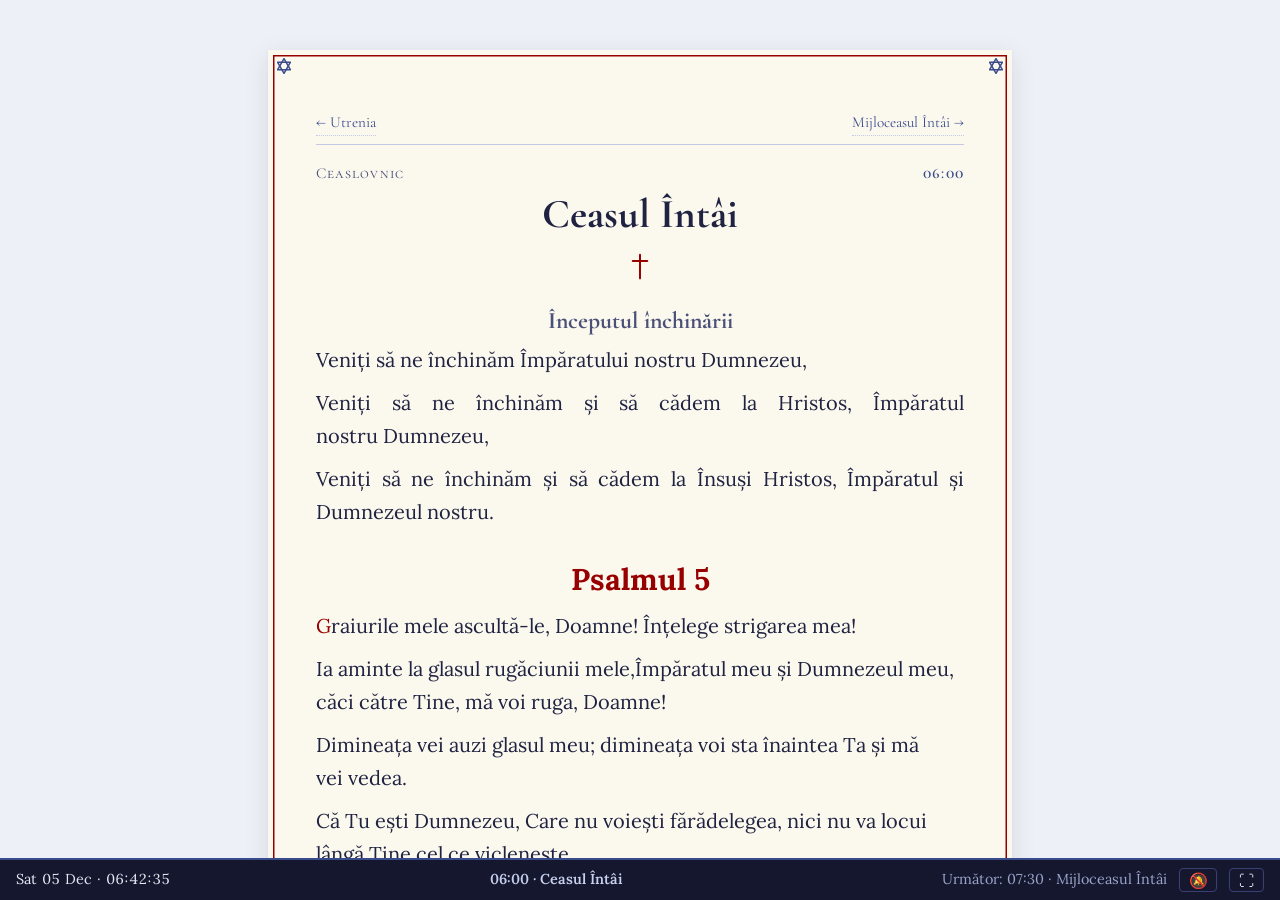
<file: docs/index.html>
<!doctype html>
<html lang="ro">
<head>
  <meta charset="utf-8" />
  <meta name="viewport" content="width=device-width, initial-scale=1" />
  <meta name="theme-color" content="#3a4b8c" />
  <title>Ceaslovnic · Player</title>
  <link rel="manifest" href="manifest.webmanifest" />
  <link rel="apple-touch-icon" href="css/chi-rho.png" />
  <link rel="icon" href="css/chi-rho.png" />
  <link rel="preconnect" href="https://fonts.googleapis.com" />
  <link rel="preconnect" href="https://fonts.gstatic.com" crossorigin />
  <link href="https://fonts.googleapis.com/css2?family=Cormorant+Garamond:wght@500;600;700&family=Lora:ital,wght@0,400;0,500;1,400&display=swap" rel="stylesheet" />
  <link rel="stylesheet" href="css/styles.css" />
</head>
<body class="player">
  <main class="frame-wrap">
    <iframe id="player-frame"
            title="Ceaslovnic"
            src="about:blank"
            sandbox="allow-same-origin allow-scripts"
            referrerpolicy="no-referrer"></iframe>
  </main>

  <aside class="status-bar" role="status" aria-live="polite">
    <span class="status-cell status-now" id="status-now">—</span>
    <span class="status-cell status-slot" id="status-slot">—</span>
    <span class="status-cell status-next" id="status-next">—</span>
    <button id="install-btn" type="button" class="fs-btn" title="Instalează aplicația" hidden>⬇ Instalează</button>
    <button id="notif-btn" type="button" class="fs-btn" title="Activează notificările pentru fiecare ceas" aria-label="Activează notificările">🔕</button>
    <button id="fs-btn" type="button" class="fs-btn" title="Comutare ecran complet" aria-label="Comutare ecran complet">⛶</button>
  </aside>

  <script src="js/schedule.js"></script>
  <script src="js/player.js"></script>
</body>
</html>
</file>
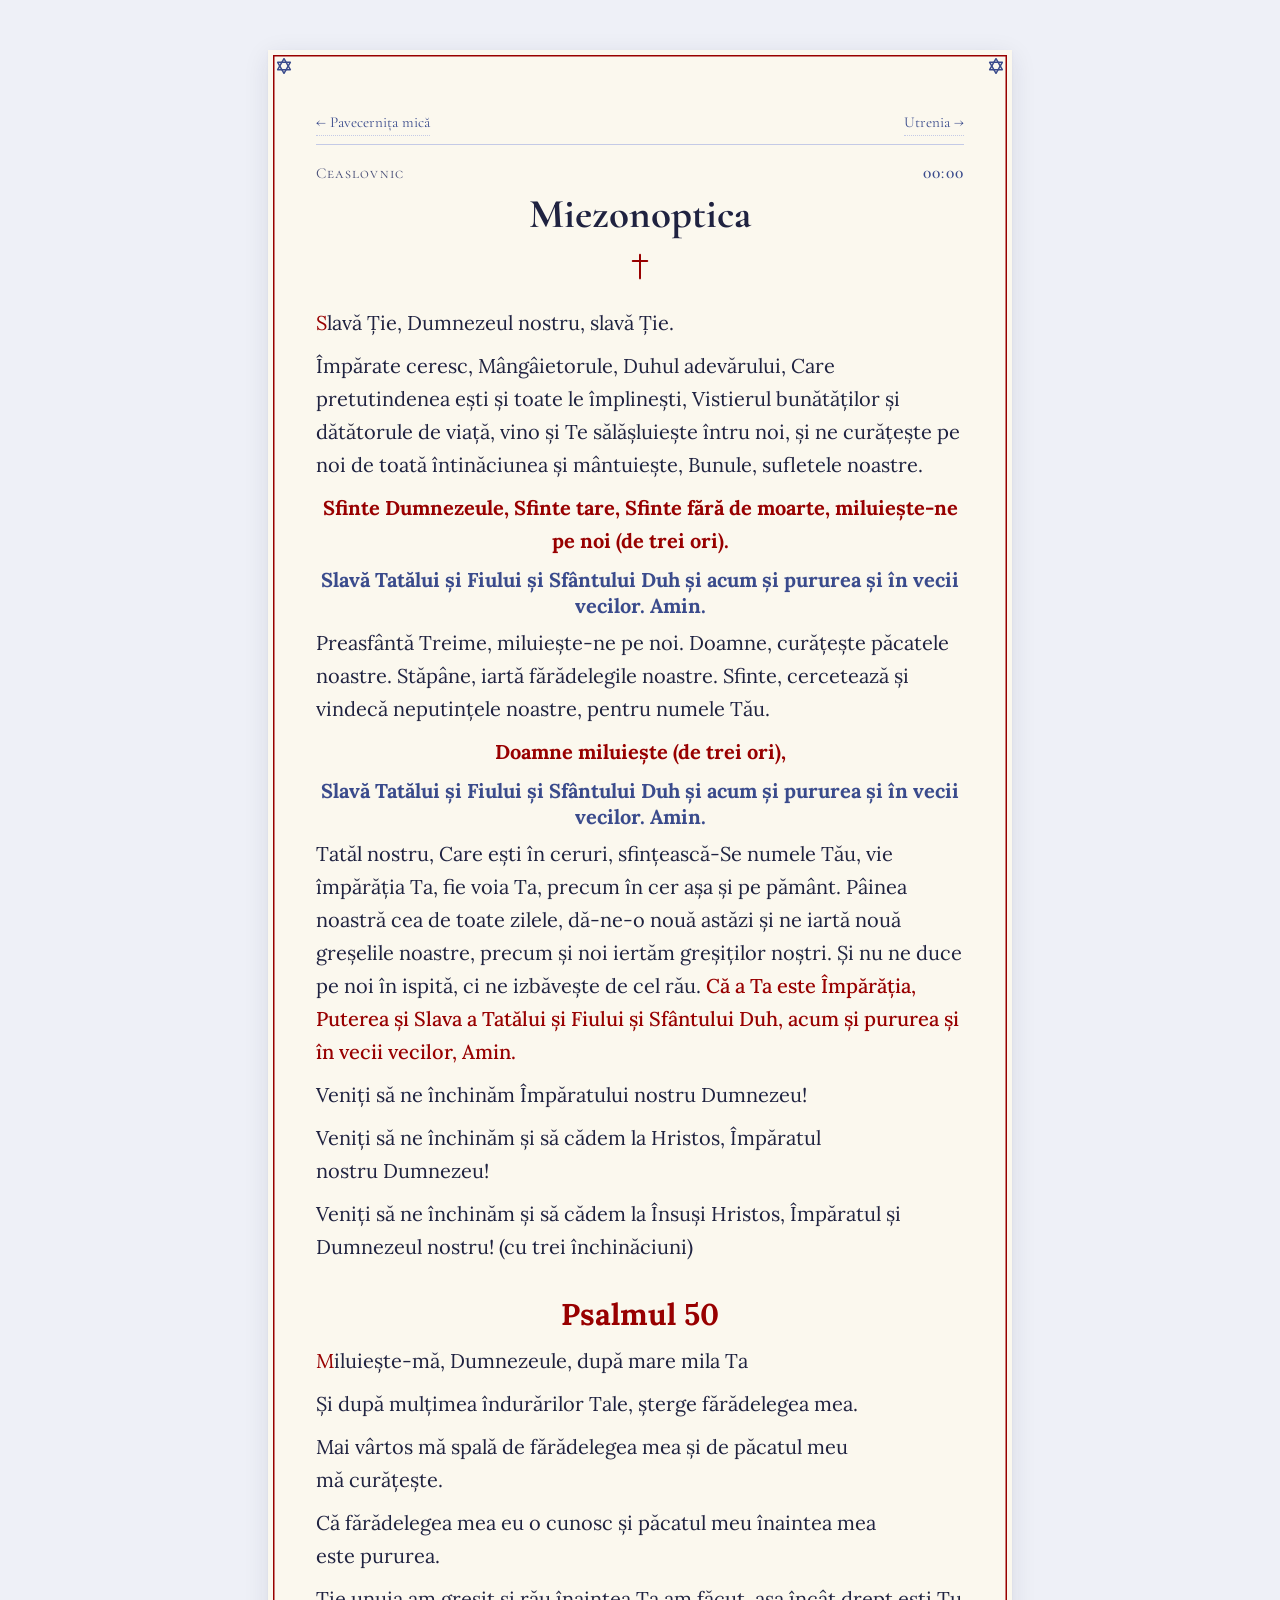
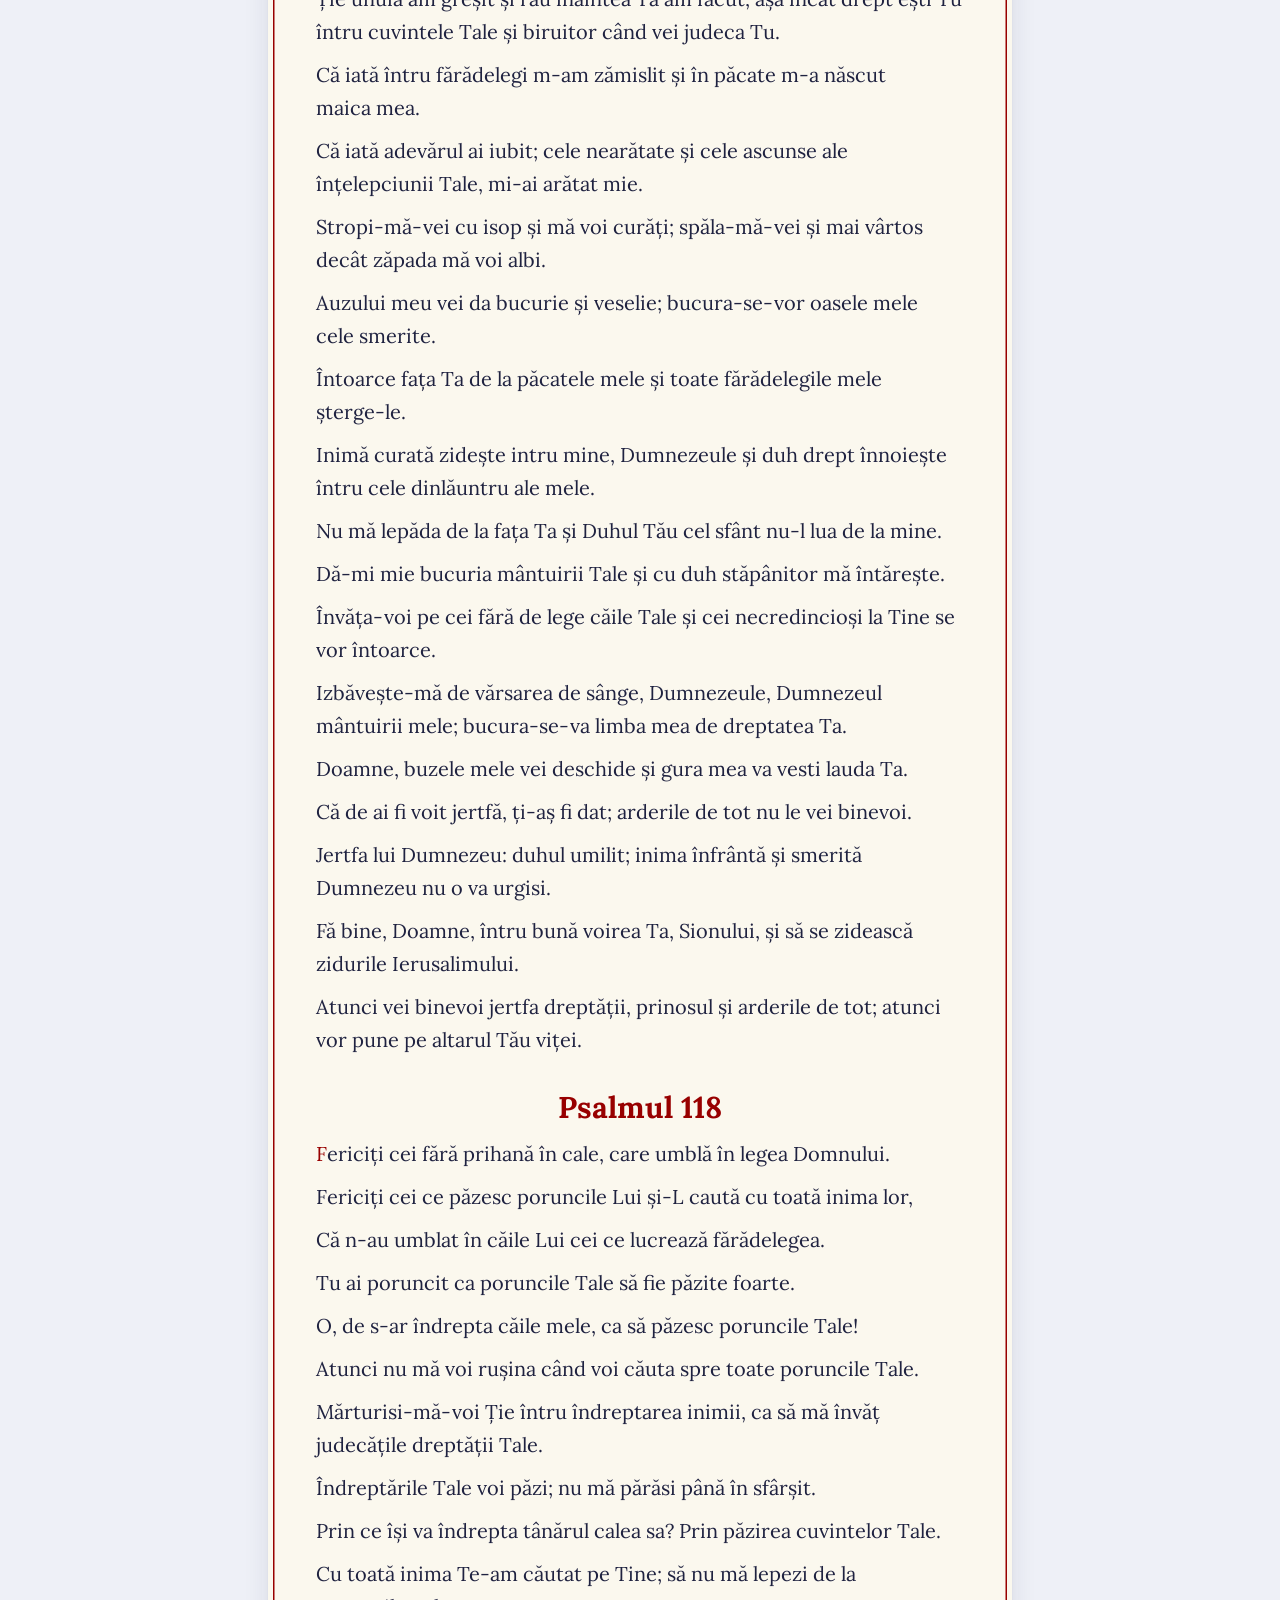
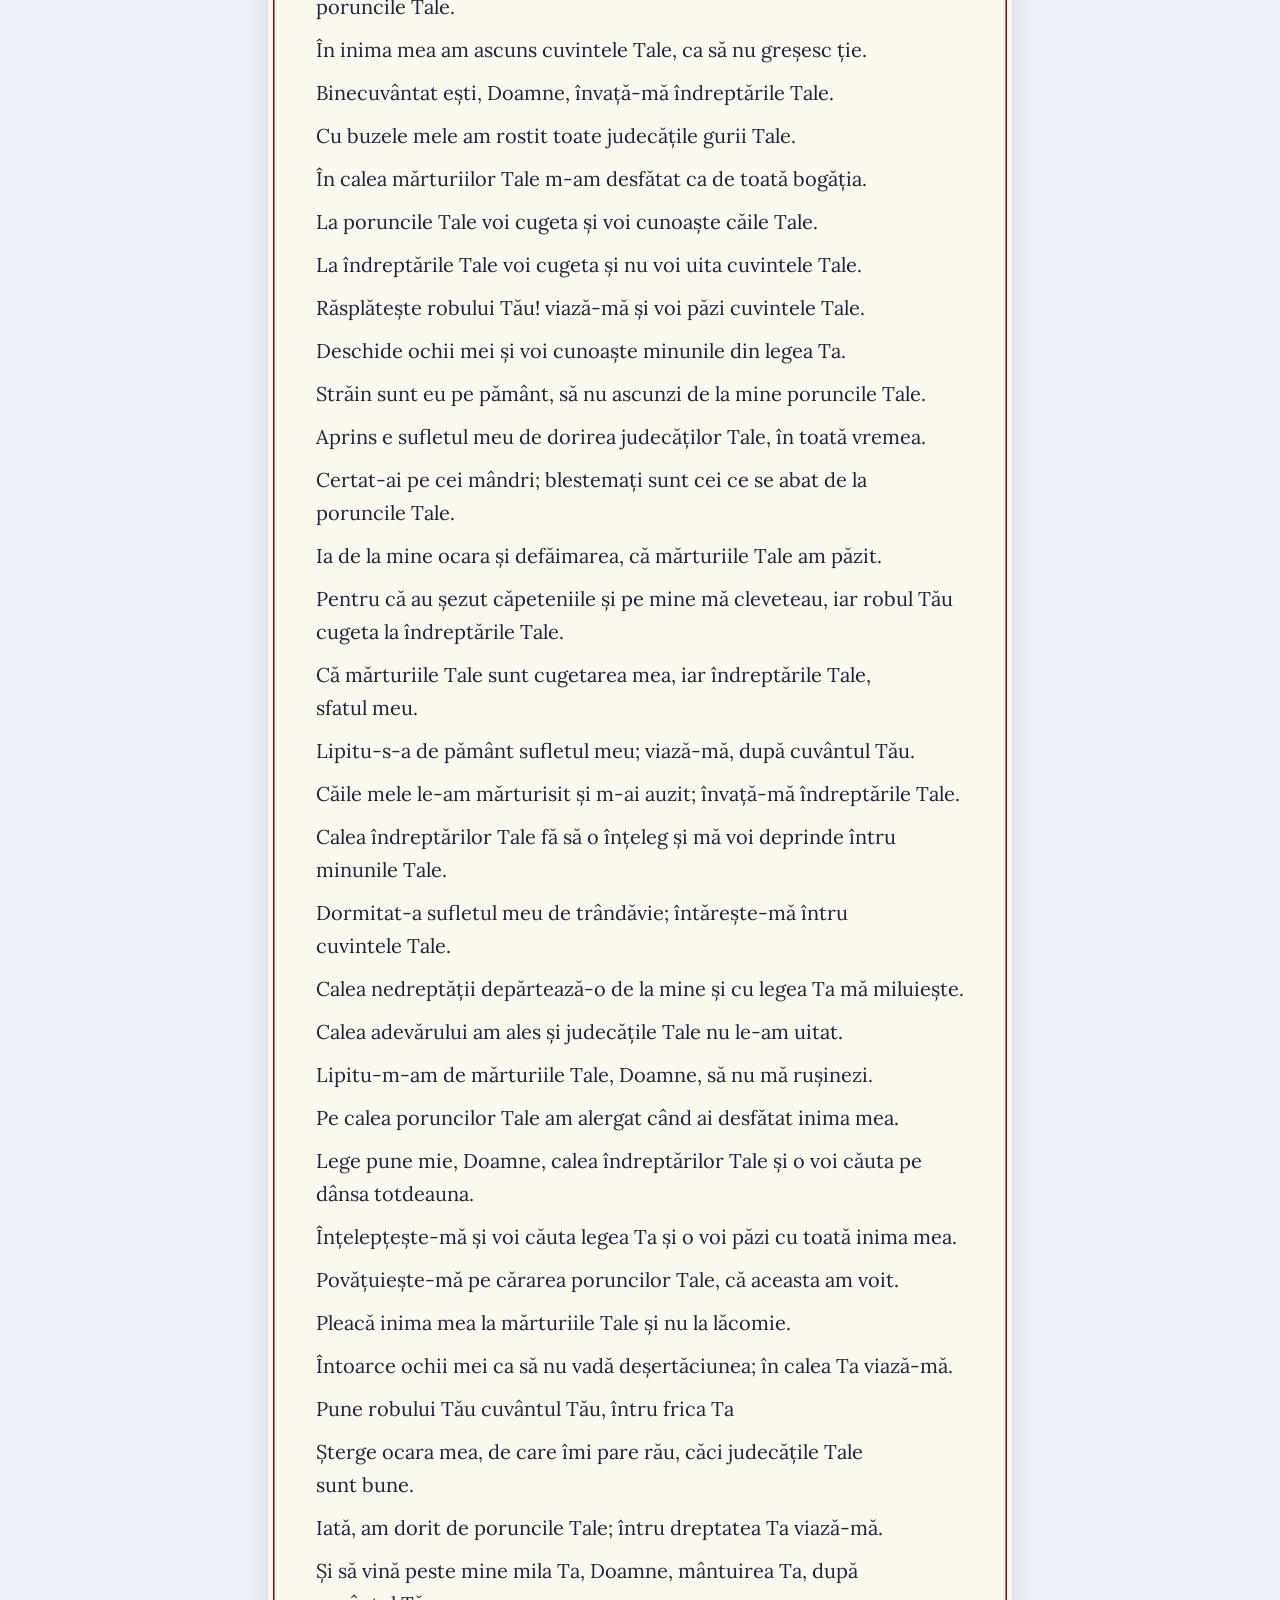
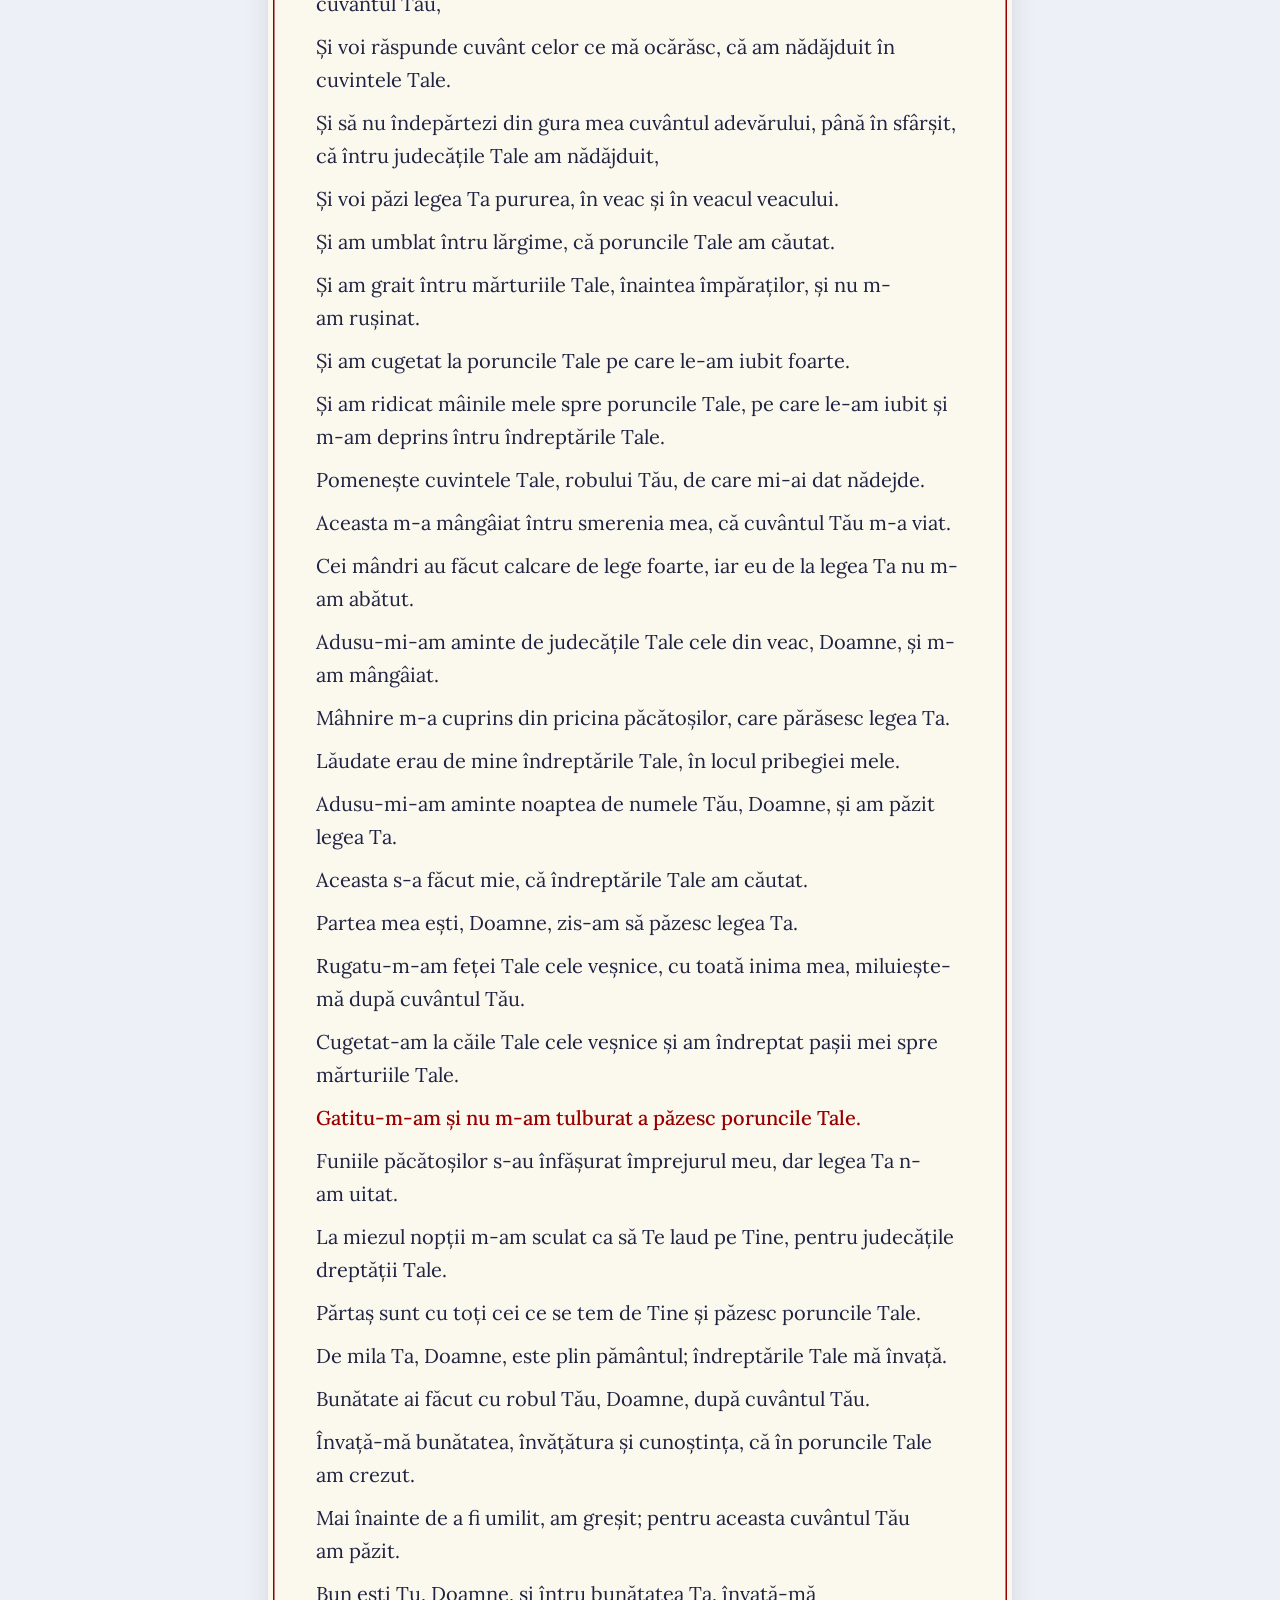
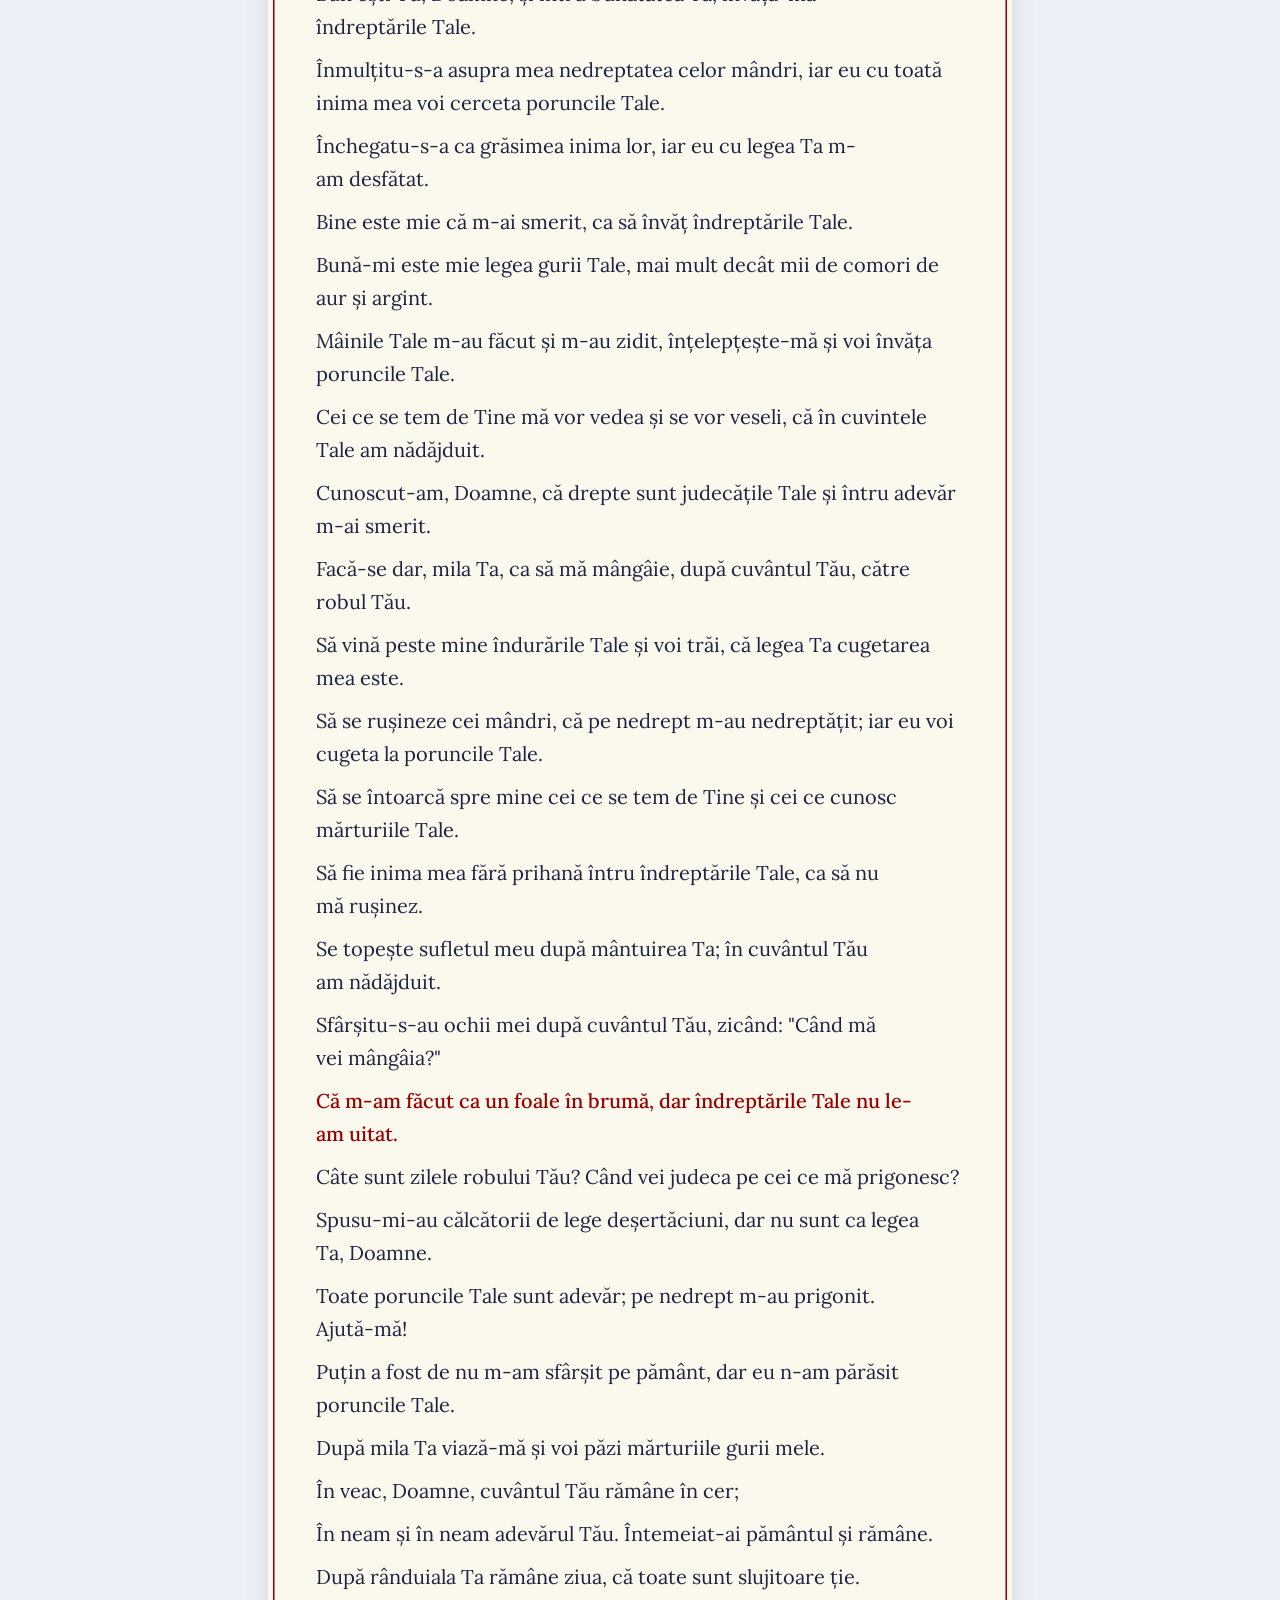
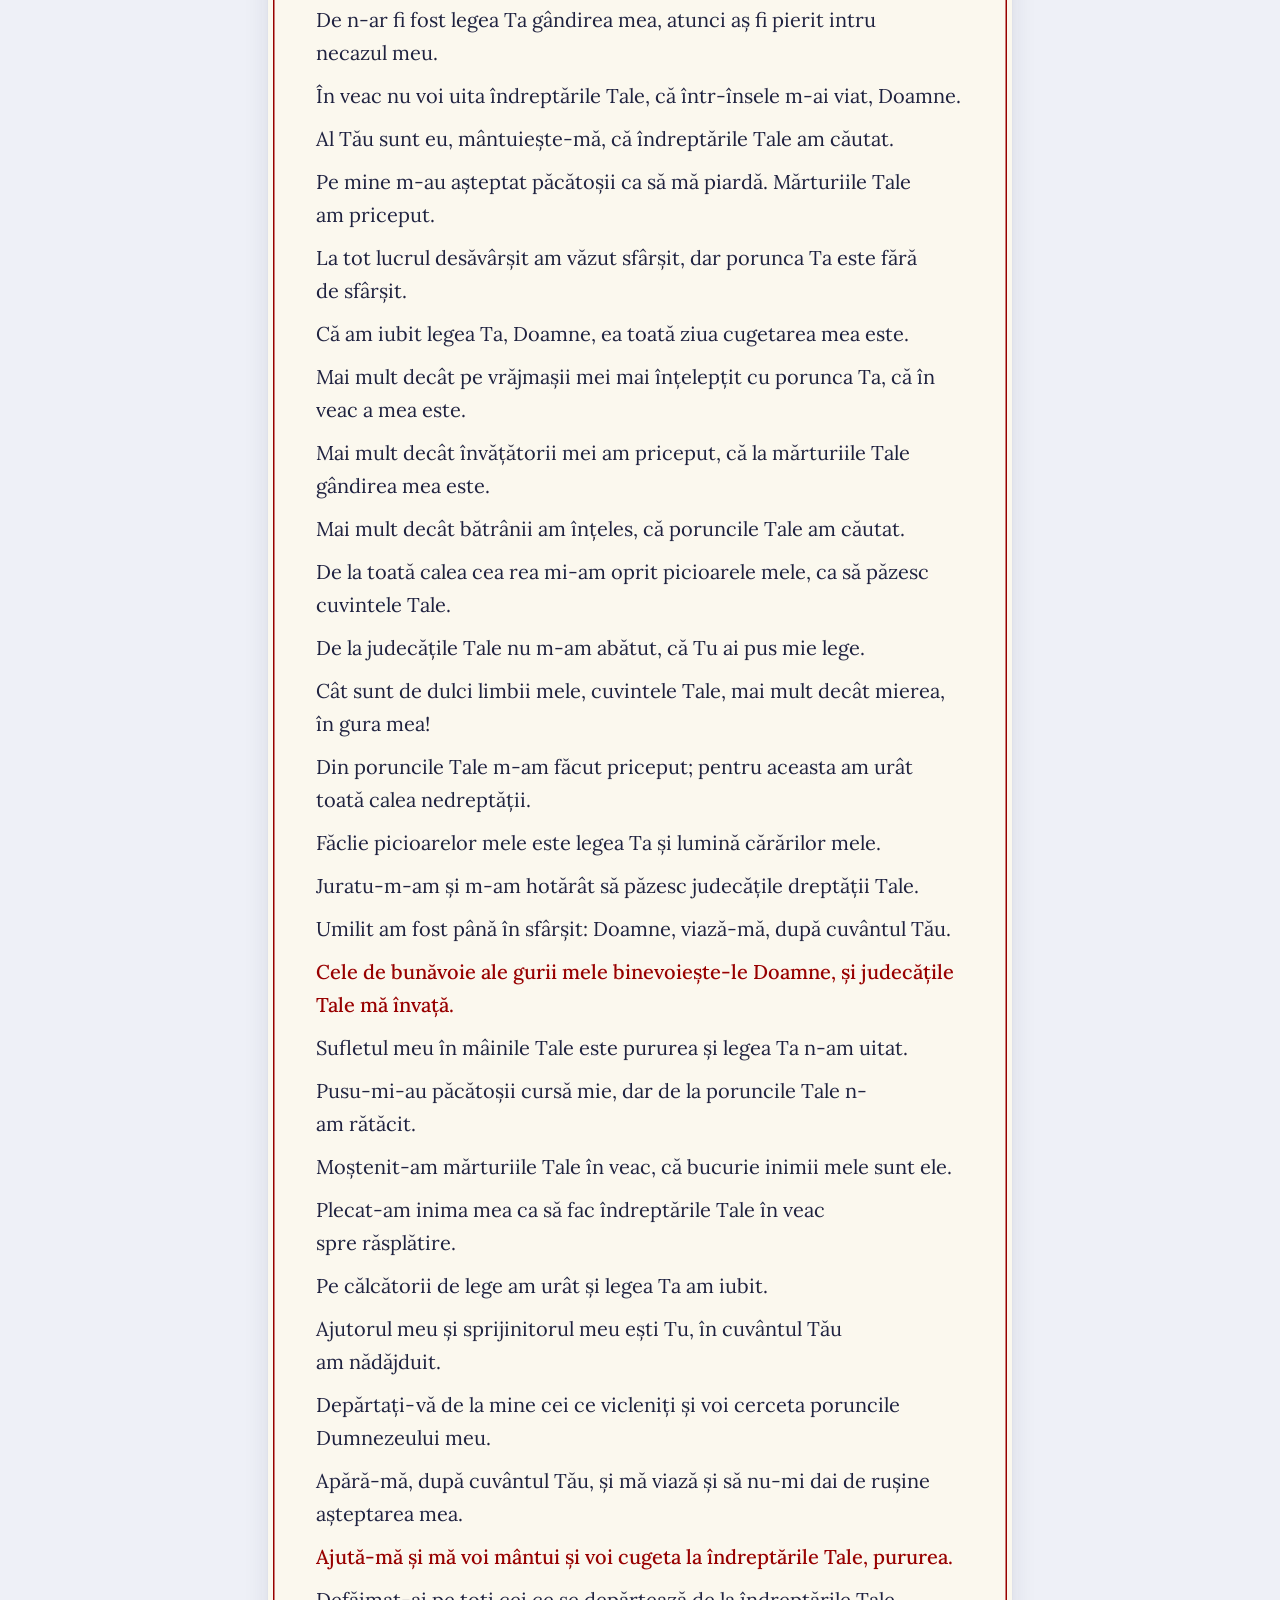
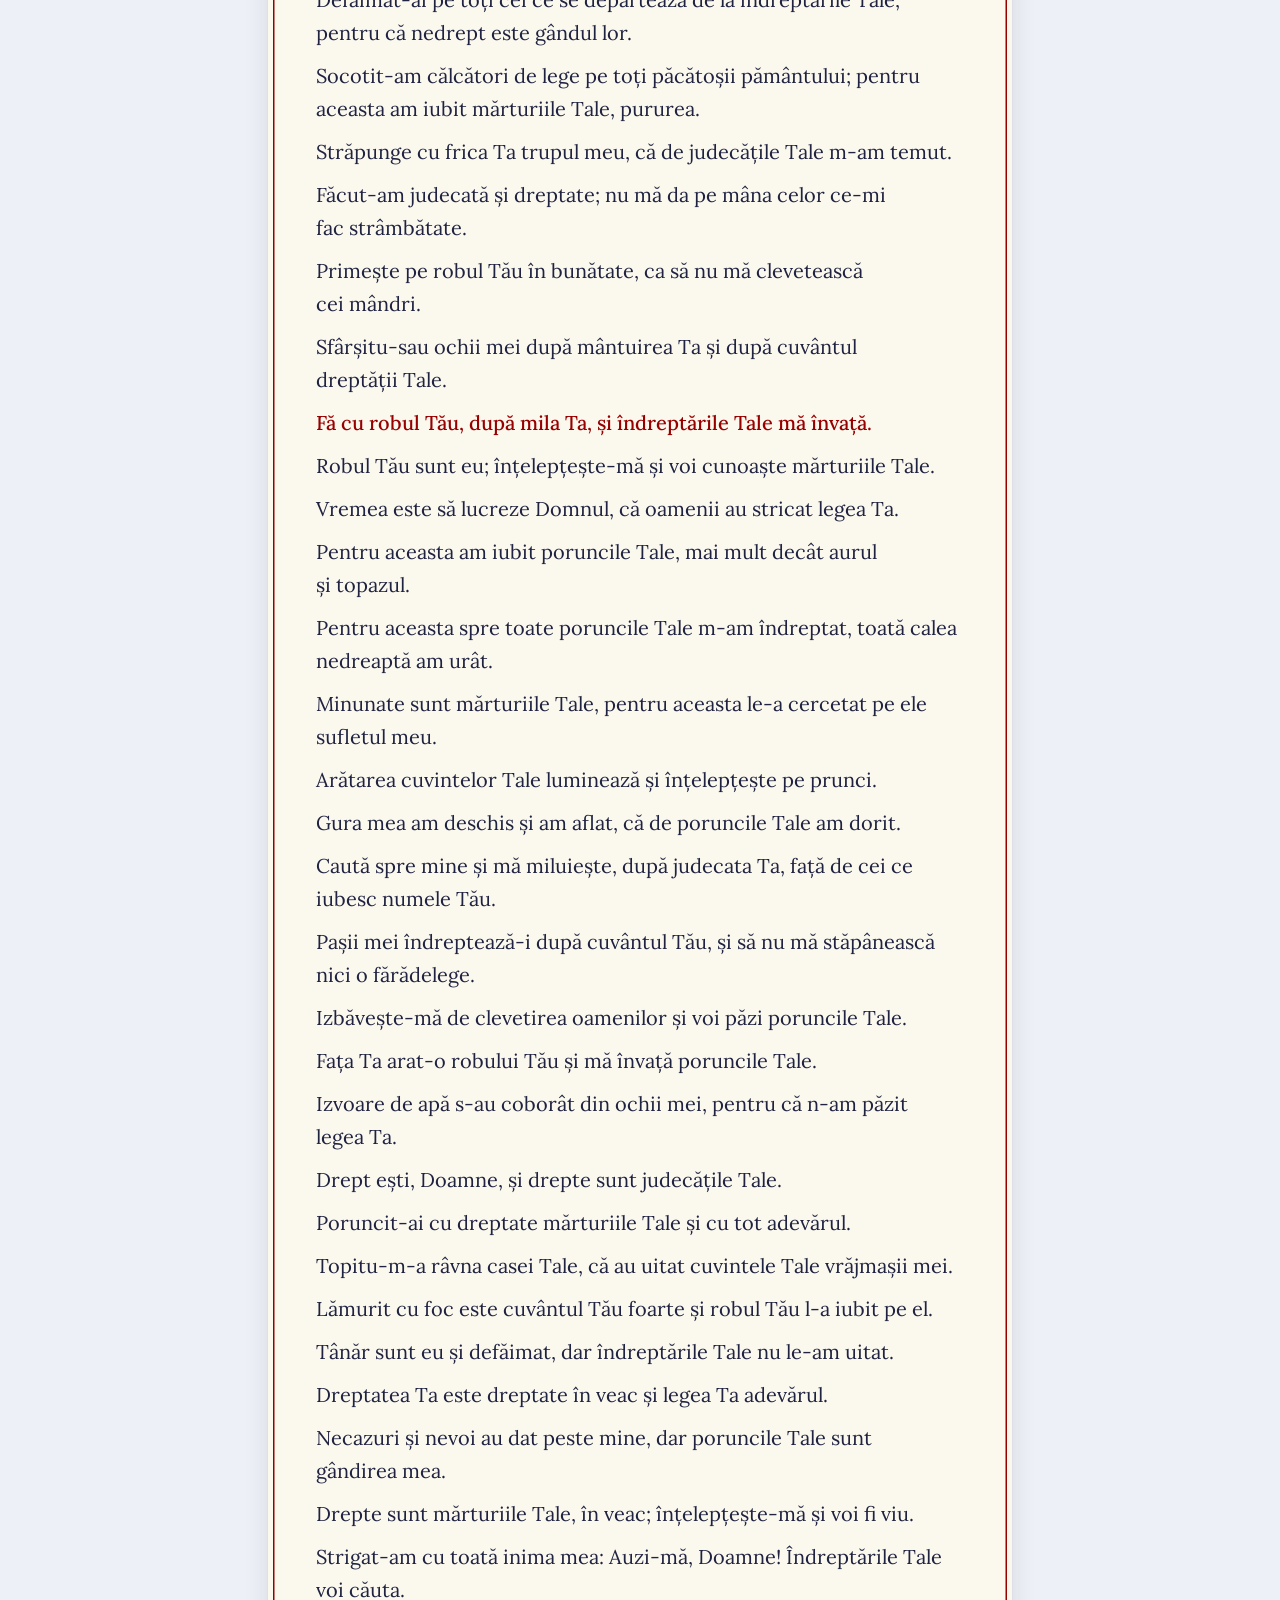
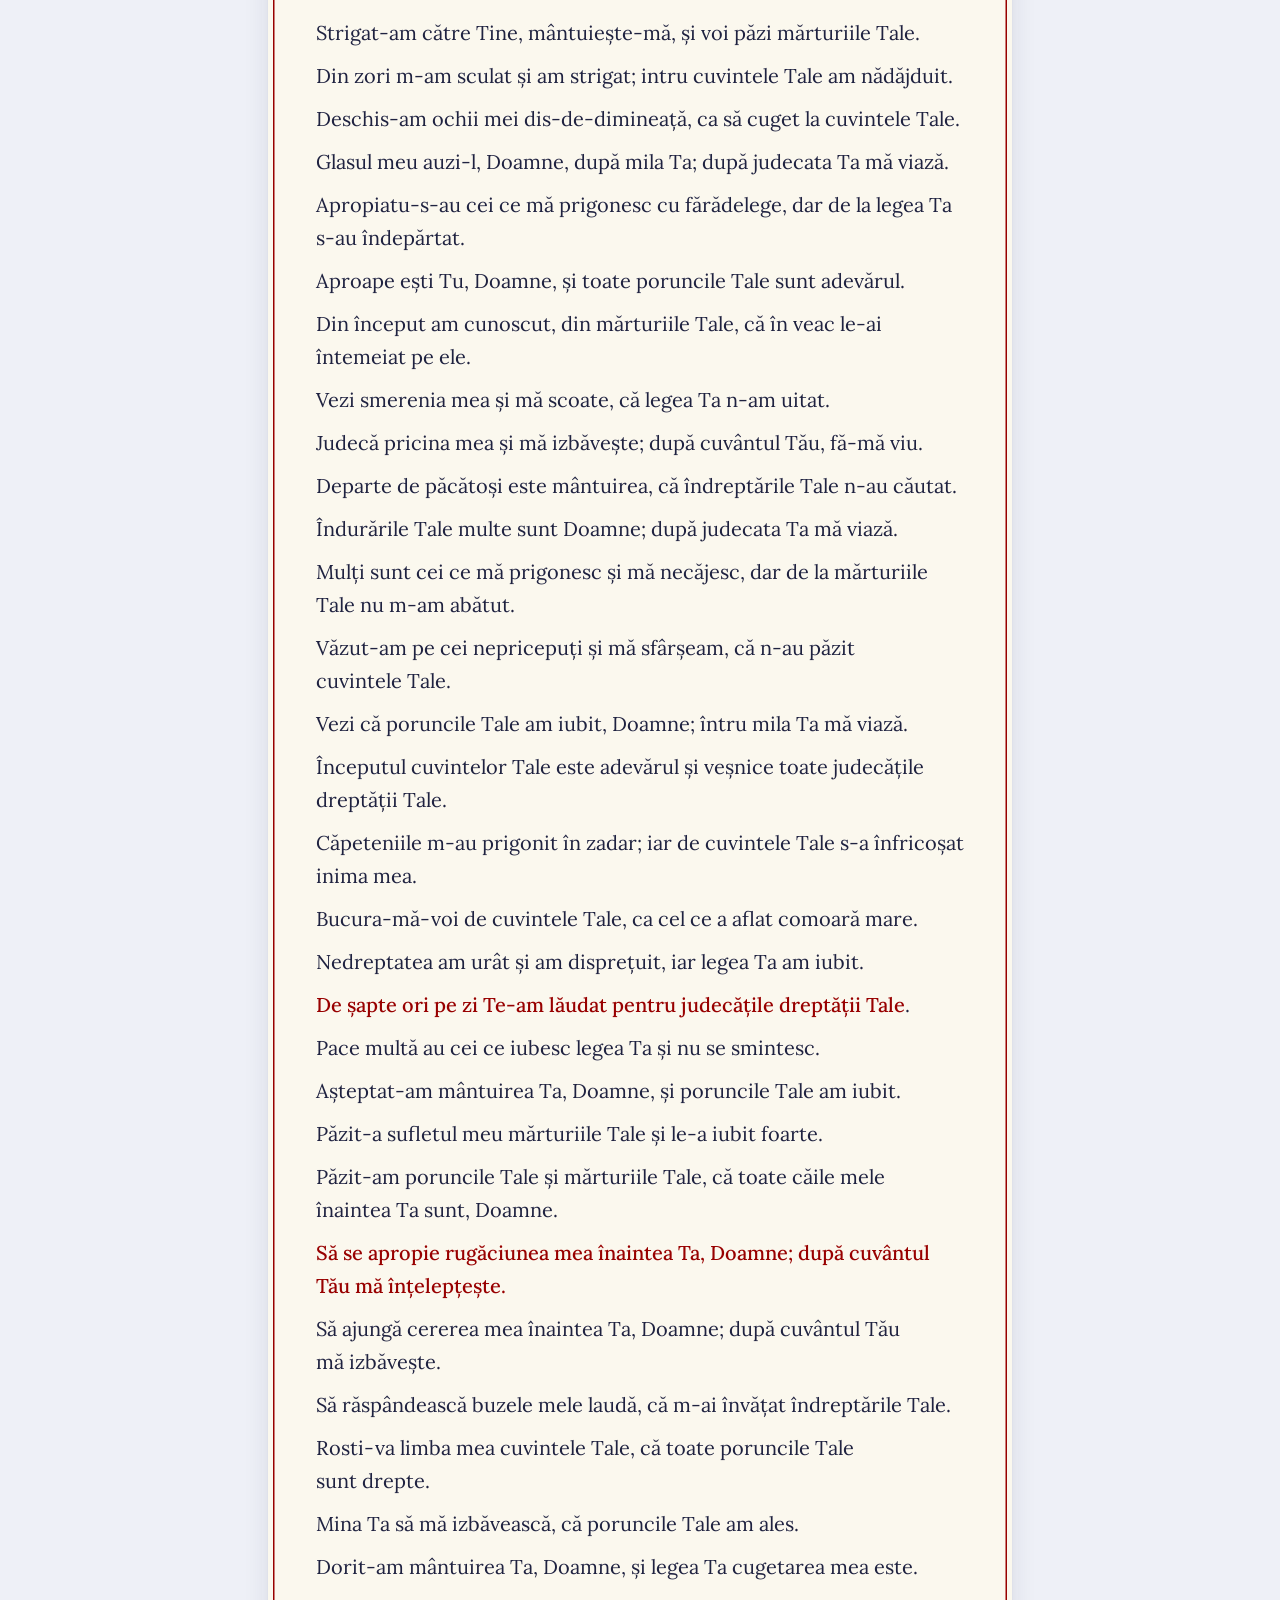
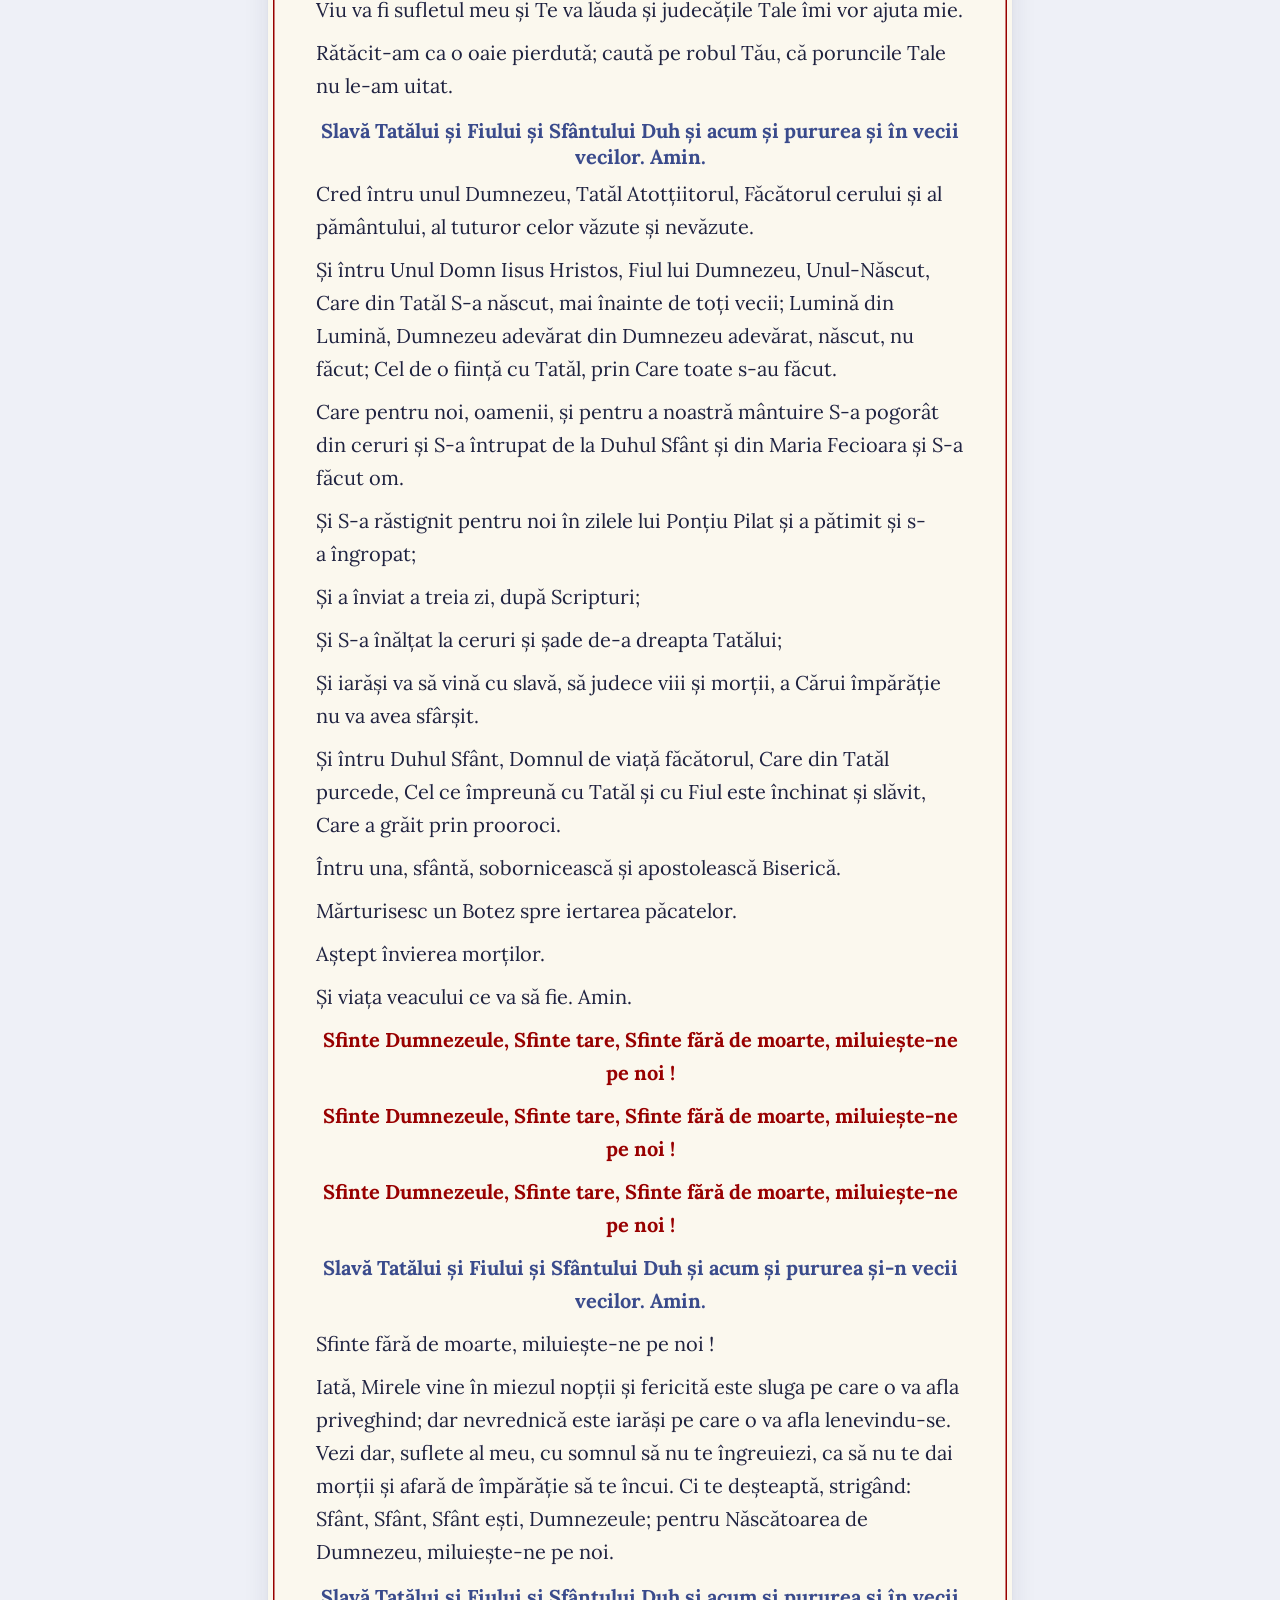
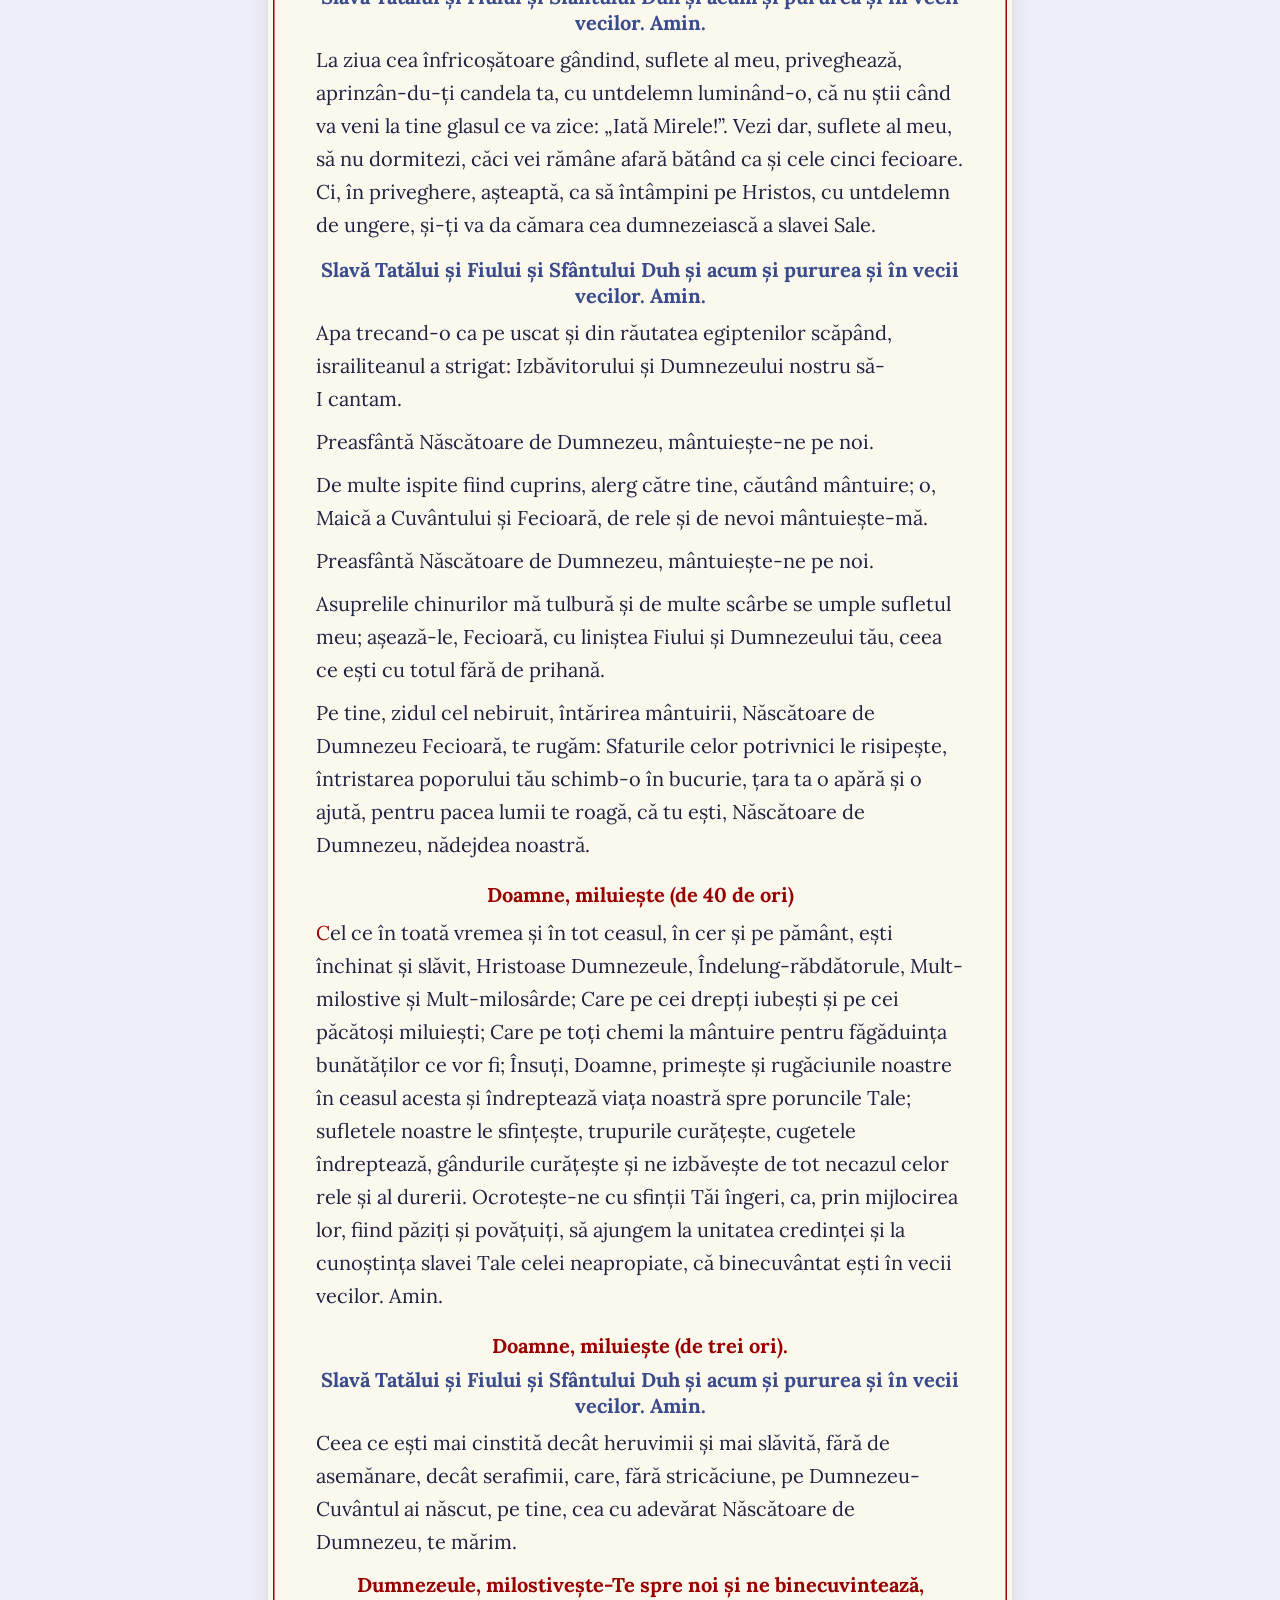
<file: docs/content/01-miezonoptica.html>
<!doctype html>
<html lang="ro">
<head>
  <meta charset="utf-8" />
  <meta name="viewport" content="width=device-width, initial-scale=1" />
  <title>Miezonoptica · Ceaslovnic</title>
  <link rel="preconnect" href="https://fonts.googleapis.com" />
  <link rel="preconnect" href="https://fonts.gstatic.com" crossorigin />
  <link href="https://fonts.googleapis.com/css2?family=Cormorant+Garamond:wght@500;600;700&family=Lora:ital,wght@0,400;0,500;1,400&display=swap" rel="stylesheet" />
  <link rel="stylesheet" href="../css/styles.css" />
</head>
<body>
  <article class="page">
    <div class="page__inner">
      <nav class="page__nav page__nav--top" aria-label="Navigare între ceasuri">
        <a href="12-pavecernita.html" rel="prev">← Pavecernița mică</a>
        <span class="spacer"></span>
        <a href="02-utrenia.html" rel="next">Utrenia →</a>
      </nav>
      <div class="page__eyebrow">
        <span>Ceaslovnic</span>
        <span class="scheduled-time">00:00</span>
      </div>
      <h1 class="page__title">Miezonoptica</h1>
      <hr class="page__rule" />
      <div class="page__body">
      <p><span class="dropcap">S</span>lavă Ție, Dumnezeul nostru, slavă Ție.</p>
      <p>Împărate ceresc, Mângâieto­rule, Duhul adevărului, Care pretutindenea ești și toate le îm­plinești, Vistierul bunătăților și dătătorule de viață, vino și Te sălășluiește întru noi, și ne curățește pe noi de toată întinăciunea și mântuiește, Bunule, sufletele noastre.</p>
      <p class="trisagion">Sfinte Dumnezeule, Sfinte tare, Sfinte fără de moarte, miluiește-ne pe noi (de trei ori).</p>
      <h3 class="align-center doxology"><strong>Slavă Tatălui și Fiului și Sfântului Duh și acum și pururea și în vecii vecilor. Amin.</strong></h3>
      <p>Preasfântă Treime, miluiește-ne pe noi. Doam­ne, curățește păcatele noastre. Stăpâne, iartă fărădelegile noastre. Sfinte, cercetează și vin­decă neputințele noas­tre, pentru numele Tău.</p>
      <p class="kyrie">Doamne miluiește (de trei ori), </p>
      <h3 class="align-center doxology"><strong>Slavă Tatălui și Fiului și Sfântului Duh și acum și pururea și în vecii vecilor. Amin.</strong></h3>
      <p>Tatăl nostru, Care ești în ceruri, sfin­țească-Se numele Tău, vie împărăția Ta, fie voia Ta, precum în cer așa și pe pă­mânt. Pâinea noastră cea de toate zilele, dă-ne-o nouă astăzi și ne iartă nouă greșelile noastre, precum și noi iertăm greșiților noș­tri. Și nu ne duce pe noi în ispită, ci ne izbă­vește de cel rău. <span class="rubric">Că a Ta este Împărăția, Puterea și Slava a Tatălui și Fiului și Sfântului Duh, acum și pururea și în vecii vecilor, Amin.</span></p>
      <p>Veniți să ne închinăm Împăratului nostru Dumnezeu!</p>
      <p>Veniți să ne închinăm și să cădem la Hristos, Împăratul nostru Dumnezeu!</p>
      <p>Veniți să ne închinăm și să cădem la Însuși Hristos, Împăratul și Dumnezeul nostru! (cu trei închinăciuni)</p>
      <h2 class="align-center psalm-heading"><strong><span class="rubric">Psalmul 50</span></strong></h2>
      <p><span class="dropcap">M</span>iluieşte-mă, Dumnezeule, după mare mila Ta</p>
      <p>Şi după mulţimea îndurărilor Tale, şterge fărădelegea mea.</p>
      <p>Mai vârtos mă spală de fărădelegea mea şi de păcatul meu mă curăţeşte.</p>
      <p>Că fărădelegea mea eu o cunosc şi păcatul meu înaintea mea este pururea.</p>
      <p>Ţie unuia am greşit şi rău înaintea Ta am făcut, aşa încât drept eşti Tu întru cuvintele Tale şi biruitor când vei judeca Tu.</p>
      <p>Că iată întru fărădelegi m-am zămislit şi în păcate m-a născut maica mea.</p>
      <p>Că iată adevărul ai iubit; cele nearătate şi cele ascunse ale înţelepciunii Tale, mi-ai arătat mie.</p>
      <p>Stropi-mă-vei cu isop şi mă voi curăţi; spăla-mă-vei şi mai vârtos decât zăpada mă voi albi.</p>
      <p>Auzului meu vei da bucurie şi veselie; bucura-se-vor oasele mele cele smerite.</p>
      <p>Întoarce faţa Ta de la păcatele mele şi toate fărădelegile mele şterge-le.</p>
      <p>Inimă curată zideşte intru mine, Dumnezeule şi duh drept înnoieşte întru cele dinlăuntru ale mele.</p>
      <p>Nu mă lepăda de la faţa Ta şi Duhul Tău cel sfânt nu-l lua de la mine.</p>
      <p>Dă-mi mie bucuria mântuirii Tale şi cu duh stăpânitor mă întăreşte.</p>
      <p>Învăţa-voi pe cei fără de lege căile Tale şi cei necredincioşi la Tine se vor întoarce.</p>
      <p>Izbăveşte-mă de vărsarea de sânge, Dumnezeule, Dumnezeul mântuirii mele; bucura-se-va limba mea de dreptatea Ta.</p>
      <p>Doamne, buzele mele vei deschide şi gura mea va vesti lauda Ta.</p>
      <p>Că de ai fi voit jertfă, ţi-aş fi dat; arderile de tot nu le vei binevoi.</p>
      <p>Jertfa lui Dumnezeu: duhul umilit; inima înfrântă şi smerită Dumnezeu nu o va urgisi.</p>
      <p>Fă bine, Doamne, întru bună voirea Ta, Sionului, şi să se zidească zidurile Ierusalimului.</p>
      <p>Atunci vei binevoi jertfa dreptăţii, prinosul şi arderile de tot; atunci vor pune pe altarul Tău viţei.</p>
      <h2 class="align-center psalm-heading"><strong><span class="rubric">Psalmul 118</span></strong></h2>
      <p><span class="dropcap">F</span>ericiţi cei fără prihană în cale, care umblă în legea Domnului.</p>
      <p>Fericiţi cei ce păzesc poruncile Lui şi-L caută cu toată inima lor,</p>
      <p>Că n-au umblat în căile Lui cei ce lucrează fărădelegea.</p>
      <p>Tu ai poruncit ca poruncile Tale să fie păzite foarte.</p>
      <p>O, de s-ar îndrepta căile mele, ca să păzesc poruncile Tale!</p>
      <p>Atunci nu mă voi ruşina când voi căuta spre toate poruncile Tale.</p>
      <p>Mărturisi-mă-voi Ție întru îndreptarea inimii, ca să mă învăţ judecăţile dreptăţii Tale.</p>
      <p>Îndreptările Tale voi păzi; nu mă părăsi până în sfârşit.</p>
      <p>Prin ce îşi va îndrepta tânărul calea sa? Prin păzirea cuvintelor Tale.</p>
      <p>Cu toată inima Te-am căutat pe Tine; să nu mă lepezi de la poruncile Tale.</p>
      <p>În inima mea am ascuns cuvintele Tale, ca să nu greşesc ţie.</p>
      <p>Binecuvântat eşti, Doamne, învaţă-mă îndreptările Tale.</p>
      <p>Cu buzele mele am rostit toate judecăţile gurii Tale.</p>
      <p>În calea mărturiilor Tale m-am desfătat ca de toată bogăţia.</p>
      <p>La poruncile Tale voi cugeta şi voi cunoaşte căile Tale.</p>
      <p>La îndreptările Tale voi cugeta şi nu voi uita cuvintele Tale.</p>
      <p>Răsplăteşte robului Tău! viază-mă şi voi păzi cuvintele Tale.</p>
      <p>Deschide ochii mei şi voi cunoaşte minunile din legea Ta.</p>
      <p>Străin sunt eu pe pământ, să nu ascunzi de la mine poruncile Tale.</p>
      <p>Aprins e sufletul meu de dorirea judecăţilor Tale, în toată vremea.</p>
      <p>Certat-ai pe cei mândri; blestemaţi sunt cei ce se abat de la poruncile Tale.</p>
      <p>Ia de la mine ocara şi defăimarea, că mărturiile Tale am păzit.</p>
      <p>Pentru că au şezut căpeteniile şi pe mine mă cleveteau, iar robul Tău cugeta la îndreptările Tale.</p>
      <p>Că mărturiile Tale sunt cugetarea mea, iar îndreptările Tale, sfatul meu.</p>
      <p>Lipitu-s-a de pământ sufletul meu; viază-mă, după cuvântul Tău.</p>
      <p>Căile mele le-am mărturisit şi m-ai auzit; învaţă-mă îndreptările Tale.</p>
      <p>Calea îndreptărilor Tale fă să o înțeleg şi mă voi deprinde întru minunile Tale.</p>
      <p>Dormitat-a sufletul meu de trândăvie; întăreşte-mă întru cuvintele Tale.</p>
      <p>Calea nedreptăţii depărtează-o de la mine şi cu legea Ta mă miluieşte.</p>
      <p>Calea adevărului am ales şi judecăţile Tale nu le-am uitat.</p>
      <p>Lipitu-m-am de mărturiile Tale, Doamne, să nu mă ruşinezi.</p>
      <p>Pe calea poruncilor Tale am alergat când ai desfătat inima mea.</p>
      <p>Lege pune mie, Doamne, calea îndreptărilor Tale şi o voi căuta pe dânsa totdeauna.</p>
      <p>Înţelepţeşte-mă şi voi căuta legea Ta şi o voi păzi cu toată inima mea.</p>
      <p>Povăţuieşte-mă pe cărarea poruncilor Tale, că aceasta am voit.</p>
      <p>Pleacă inima mea la mărturiile Tale şi nu la lăcomie.</p>
      <p>Întoarce ochii mei ca să nu vadă deşertăciunea; în calea Ta viază-mă.</p>
      <p>Pune robului Tău cuvântul Tău, întru frica Ta</p>
      <p>Șterge ocara mea, de care îmi pare rău, căci judecăţile Tale sunt bune.</p>
      <p>Iată, am dorit de poruncile Tale; întru dreptatea Ta viază-mă.</p>
      <p>Și să vină peste mine mila Ta, Doamne, mântuirea Ta, după cuvântul Tău,</p>
      <p>Şi voi răspunde cuvânt celor ce mă ocărăsc, că am nădăjduit în cuvintele Tale.</p>
      <p>Și să nu îndepărtezi din gura mea cuvântul adevărului, până în sfârşit, că întru judecăţile Tale am nădăjduit,</p>
      <p>Şi voi păzi legea Ta pururea, în veac şi în veacul veacului.</p>
      <p>Și am umblat întru lărgime, că poruncile Tale am căutat.</p>
      <p>Și am grait întru mărturiile Tale, înaintea împăraţilor, şi nu m-am ruşinat.</p>
      <p>Și am cugetat la poruncile Tale pe care le-am iubit foarte.</p>
      <p>Și am ridicat mâinile mele spre poruncile Tale, pe care le-am iubit şi m-am deprins întru îndreptările Tale.</p>
      <p>Pomenește cuvintele Tale, robului Tău, de care mi-ai dat nădejde.</p>
      <p>Aceasta m-a mângâiat întru smerenia mea, că cuvântul Tău m-a viat.</p>
      <p>Cei mândri au făcut calcare de lege foarte, iar eu de la legea Ta nu m-am abătut.</p>
      <p>Adusu-mi-am aminte de judecăţile Tale cele din veac, Doamne, şi m-am mângâiat.</p>
      <p>Mâhnire m-a cuprins din pricina păcătoşilor, care părăsesc legea Ta.</p>
      <p>Lăudate erau de mine îndreptările Tale, în locul pribegiei mele.</p>
      <p>Adusu-mi-am aminte noaptea de numele Tău, Doamne, şi am păzit legea Ta.</p>
      <p>Aceasta s-a făcut mie, că îndreptările Tale am căutat.</p>
      <p>Partea mea eşti, Doamne, zis-am să păzesc legea Ta.</p>
      <p>Rugatu-m-am feţei Tale cele veșnice, cu toată inima mea, miluieşte-mă după cuvântul Tău.</p>
      <p>Cugetat-am la căile Tale cele veșnice şi am îndreptat pașii mei spre mărturiile Tale.</p>
      <p><span class="rubric">Gatitu-m-am şi nu m-am tulburat a păzesc poruncile Tale.</span></p>
      <p>Funiile păcătoşilor s-au înfăşurat împrejurul meu, dar legea Ta n-am uitat.</p>
      <p>La miezul nopţii m-am sculat ca să Te laud pe Tine, pentru judecăţile dreptăţii Tale.</p>
      <p>Părtaş sunt cu toţi cei ce se tem de Tine şi păzesc poruncile Tale.</p>
      <p>De mila Ta, Doamne, este plin pământul; îndreptările Tale mă învaţă.</p>
      <p>Bunătate ai făcut cu robul Tău, Doamne, după cuvântul Tău.</p>
      <p>Învaţă-mă bunătatea, învăţătura şi cunoştinţa, că în poruncile Tale am crezut.</p>
      <p>Mai înainte de a fi umilit, am greşit; pentru aceasta cuvântul Tău am păzit.</p>
      <p>Bun eşti Tu, Doamne, şi întru bunătatea Ta, învaţă-mă îndreptările Tale.</p>
      <p>Înmulţitu-s-a asupra mea nedreptatea celor mândri, iar eu cu toată inima mea voi cerceta poruncile Tale.</p>
      <p>Închegatu-s-a ca grăsimea inima lor, iar eu cu legea Ta m-am desfătat.</p>
      <p>Bine este mie că m-ai smerit, ca să învăţ îndreptările Tale.</p>
      <p>Bună-mi este mie legea gurii Tale, mai mult decât mii de comori de aur şi argint.</p>
      <p>Mâinile Tale m-au făcut şi m-au zidit, înţelepţeşte-mă şi voi învăţa poruncile Tale.</p>
      <p>Cei ce se tem de Tine mă vor vedea şi se vor veseli, că în cuvintele Tale am nădăjduit.</p>
      <p>Cunoscut-am, Doamne, că drepte sunt judecăţile Tale şi întru adevăr m-ai smerit.</p>
      <p>Facă-se dar, mila Ta, ca să mă mângâie, după cuvântul Tău, către robul Tău.</p>
      <p>Să vină peste mine îndurările Tale şi voi trăi, că legea Ta cugetarea mea este.</p>
      <p>Să se ruşineze cei mândri, că pe nedrept m-au nedreptăţit; iar eu voi cugeta la poruncile Tale.</p>
      <p>Să se întoarcă spre mine cei ce se tem de Tine şi cei ce cunosc mărturiile Tale.</p>
      <p>Să fie inima mea fără prihană întru îndreptările Tale, ca să nu mă ruşinez.</p>
      <p>Se topeşte sufletul meu după mântuirea Ta; în cuvântul Tău am nădăjduit.</p>
      <p>Sfârşitu-s-au ochii mei după cuvântul Tău, zicând: &quot;Când mă vei mângâia?&quot;</p>
      <p><span class="rubric">Că m-am făcut ca un foale în brumă, dar îndreptările Tale nu le-am uitat.</span></p>
      <p>Câte sunt zilele robului Tău? Când vei judeca pe cei ce mă prigonesc?</p>
      <p>Spusu-mi-au călcătorii de lege deşertăciuni, dar nu sunt ca legea Ta, Doamne.</p>
      <p>Toate poruncile Tale sunt adevăr; pe nedrept m-au prigonit. Ajută-mă!</p>
      <p>Puţin a fost de nu m-am sfârşit pe pământ, dar eu n-am părăsit poruncile Tale.</p>
      <p>După mila Ta viază-mă şi voi păzi mărturiile gurii mele.</p>
      <p>În veac, Doamne, cuvântul Tău rămâne în cer;</p>
      <p>În neam şi în neam adevărul Tău. Întemeiat-ai pământul şi rămâne.</p>
      <p>După rânduiala Ta rămâne ziua, că toate sunt slujitoare ţie.</p>
      <p>De n-ar fi fost legea Ta gândirea mea, atunci aş fi pierit intru necazul meu.</p>
      <p>În veac nu voi uita îndreptările Tale, că într-însele m-ai viat, Doamne.</p>
      <p>Al Tău sunt eu, mântuieşte-mă, că îndreptările Tale am căutat.</p>
      <p>Pe mine m-au aşteptat păcătoşii ca să mă piardă. Mărturiile Tale am priceput.</p>
      <p>La tot lucrul desăvârşit am văzut sfârşit, dar porunca Ta este fără de sfârşit.</p>
      <p>Că am iubit legea Ta, Doamne, ea toată ziua cugetarea mea este.</p>
      <p>Mai mult decât pe vrăjmaşii mei mai înţelepţit cu porunca Ta, că în veac a mea este.</p>
      <p>Mai mult decât învăţătorii mei am priceput, că la mărturiile Tale gândirea mea este.</p>
      <p>Mai mult decât bătrânii am înţeles, că poruncile Tale am căutat.</p>
      <p>De la toată calea cea rea mi-am oprit picioarele mele, ca să păzesc cuvintele Tale.</p>
      <p>De la judecăţile Tale nu m-am abătut, că Tu ai pus mie lege.</p>
      <p>Cât sunt de dulci limbii mele, cuvintele Tale, mai mult decât mierea, în gura mea!</p>
      <p>Din poruncile Tale m-am făcut priceput; pentru aceasta am urât toată calea nedreptăţii.</p>
      <p>Făclie picioarelor mele este legea Ta şi lumină cărărilor mele.</p>
      <p>Juratu-m-am şi m-am hotărât să păzesc judecăţile dreptăţii Tale.</p>
      <p>Umilit am fost până în sfârşit: Doamne, viază-mă, după cuvântul Tău.</p>
      <p><span class="rubric">Cele de bunăvoie ale gurii mele binevoieşte-le Doamne, şi judecăţile Tale mă învaţă.</span></p>
      <p>Sufletul meu în mâinile Tale este pururea şi legea Ta n-am uitat.</p>
      <p>Pusu-mi-au păcătoşii cursă mie, dar de la poruncile Tale n-am rătăcit.</p>
      <p>Moştenit-am mărturiile Tale în veac, că bucurie inimii mele sunt ele.</p>
      <p>Plecat-am inima mea ca să fac îndreptările Tale în veac spre răsplătire.</p>
      <p>Pe călcătorii de lege am urât şi legea Ta am iubit.</p>
      <p>Ajutorul meu şi sprijinitorul meu eşti Tu, în cuvântul Tău am nădăjduit.</p>
      <p>Depărtaţi-vă de la mine cei ce vicleniţi şi voi cerceta poruncile Dumnezeului meu.</p>
      <p>Apără-mă, după cuvântul Tău, şi mă viază şi să nu-mi dai de ruşine aşteptarea mea.</p>
      <p><span class="rubric">Ajută-mă şi mă voi mântui şi voi cugeta la îndreptările Tale, pururea.</span></p>
      <p>Defăimat-ai pe toţi cei ce se depărtează de la îndreptările Tale, pentru că nedrept este gândul lor.</p>
      <p>Socotit-am călcători de lege pe toţi păcătoşii pământului; pentru aceasta am iubit mărturiile Tale, pururea.</p>
      <p>Străpunge cu frica Ta trupul meu, că de judecăţile Tale m-am temut.</p>
      <p>Făcut-am judecată şi dreptate; nu mă da pe mâna celor ce-mi fac strâmbătate.</p>
      <p>Primeşte pe robul Tău în bunătate, ca să nu mă clevetească cei mândri.</p>
      <p>Sfârşitu-sau ochii mei după mântuirea Ta şi după cuvântul dreptăţii Tale.</p>
      <p><span class="rubric">Fă cu robul Tău, după mila Ta, şi îndreptările Tale mă învaţă.</span></p>
      <p>Robul Tău sunt eu; înţelepţeşte-mă şi voi cunoaşte mărturiile Tale.</p>
      <p>Vremea este să lucreze Domnul, că oamenii au stricat legea Ta.</p>
      <p>Pentru aceasta am iubit poruncile Tale, mai mult decât aurul şi topazul.</p>
      <p>Pentru aceasta spre toate poruncile Tale m-am îndreptat, toată calea nedreaptă am urât.</p>
      <p>Minunate sunt mărturiile Tale, pentru aceasta le-a cercetat pe ele sufletul meu.</p>
      <p>Arătarea cuvintelor Tale luminează şi înţelepţeşte pe prunci.</p>
      <p>Gura mea am deschis şi am aflat, că de poruncile Tale am dorit.</p>
      <p>Caută spre mine şi mă miluieşte, după judecata Ta, faţă de cei ce iubesc numele Tău.</p>
      <p>Paşii mei îndreptează-i după cuvântul Tău, şi să nu mă stăpânească nici o fărădelege.</p>
      <p>Izbăveşte-mă de clevetirea oamenilor şi voi păzi poruncile Tale.</p>
      <p>Faţa Ta arat-o robului Tău şi mă învaţă poruncile Tale.</p>
      <p>Izvoare de apă s-au coborât din ochii mei, pentru că n-am păzit legea Ta.</p>
      <p>Drept eşti, Doamne, şi drepte sunt judecăţile Tale.</p>
      <p>Poruncit-ai cu dreptate mărturiile Tale şi cu tot adevărul.</p>
      <p>Topitu-m-a râvna casei Tale, că au uitat cuvintele Tale vrăjmaşii mei.</p>
      <p>Lămurit cu foc este cuvântul Tău foarte şi robul Tău l-a iubit pe el.</p>
      <p>Tânăr sunt eu şi defăimat, dar îndreptările Tale nu le-am uitat.</p>
      <p>Dreptatea Ta este dreptate în veac şi legea Ta adevărul.</p>
      <p>Necazuri şi nevoi au dat peste mine, dar poruncile Tale sunt gândirea mea.</p>
      <p>Drepte sunt mărturiile Tale, în veac; înţelepţeşte-mă şi voi fi viu.</p>
      <p>Strigat-am cu toată inima mea: Auzi-mă, Doamne! Îndreptările Tale voi căuta.</p>
      <p>Strigat-am către Tine, mântuieşte-mă, şi voi păzi mărturiile Tale.</p>
      <p>Din zori m-am sculat şi am strigat; intru cuvintele Tale am nădăjduit.</p>
      <p>Deschis-am ochii mei dis-de-dimineaţă, ca să cuget la cuvintele Tale.</p>
      <p>Glasul meu auzi-l, Doamne, după mila Ta; după judecata Ta mă viază.</p>
      <p>Apropiatu-s-au cei ce mă prigonesc cu fărădelege, dar de la legea Ta s-au îndepărtat.</p>
      <p>Aproape eşti Tu, Doamne, şi toate poruncile Tale sunt adevărul.</p>
      <p>Din început am cunoscut, din mărturiile Tale, că în veac le-ai întemeiat pe ele.</p>
      <p>Vezi smerenia mea şi mă scoate, că legea Ta n-am uitat.</p>
      <p>Judecă pricina mea şi mă izbăveşte; după cuvântul Tău, fă-mă viu.</p>
      <p>Departe de păcătoşi este mântuirea, că îndreptările Tale n-au căutat.</p>
      <p>Îndurările Tale multe sunt Doamne; după judecata Ta mă viază.</p>
      <p>Mulţi sunt cei ce mă prigonesc şi mă necăjesc, dar de la mărturiile Tale nu m-am abătut.</p>
      <p>Văzut-am pe cei nepricepuţi şi mă sfârşeam, că n-au păzit cuvintele Tale.</p>
      <p>Vezi că poruncile Tale am iubit, Doamne; întru mila Ta mă viază.</p>
      <p>Începutul cuvintelor Tale este adevărul şi veşnice toate judecăţile dreptăţii Tale.</p>
      <p>Căpeteniile m-au prigonit în zadar; iar de cuvintele Tale s-a înfricoşat inima mea.</p>
      <p>Bucura-mă-voi de cuvintele Tale, ca cel ce a aflat comoară mare.</p>
      <p>Nedreptatea am urât şi am dispreţuit, iar legea Ta am iubit.</p>
      <p><strong><span class="rubric">De şapte ori pe zi Te-am lăudat pentru judecăţile dreptăţii Tale</span></strong>.</p>
      <p>Pace multă au cei ce iubesc legea Ta şi nu se smintesc.</p>
      <p>Aşteptat-am mântuirea Ta, Doamne, şi poruncile Tale am iubit.</p>
      <p>Păzit-a sufletul meu mărturiile Tale şi le-a iubit foarte.</p>
      <p>Păzit-am poruncile Tale şi mărturiile Tale, că toate căile mele înaintea Ta sunt, Doamne.</p>
      <p><span class="rubric">Să se apropie rugăciunea mea înaintea Ta, Doamne; după cuvântul Tău mă înţelepţeşte.</span></p>
      <p>Să ajungă cererea mea înaintea Ta, Doamne; după cuvântul Tău mă izbăveşte.</p>
      <p>Să răspândească buzele mele laudă, că m-ai învăţat îndreptările Tale.</p>
      <p>Rosti-va limba mea cuvintele Tale, că toate poruncile Tale sunt drepte.</p>
      <p>Mina Ta să mă izbăvească, că poruncile Tale am ales.</p>
      <p>Dorit-am mântuirea Ta, Doamne, şi legea Ta cugetarea mea este.</p>
      <p>Viu va fi sufletul meu şi Te va lăuda şi judecăţile Tale îmi vor ajuta mie.</p>
      <p>Rătăcit-am ca o oaie pierdută; caută pe robul Tău, că poruncile Tale nu le-am uitat.</p>
      <h3 class="align-center doxology"><strong>Slavă Tatălui și Fiului și Sfântului Duh și acum și pururea și în vecii vecilor. Amin.</strong></h3>
      <p>Cred întru unul Dumnezeu, Tatăl Atotțiitorul, Făcătorul cerului și al pământului, al tuturor celor văzute și nevăzute.</p>
      <p>Și întru Unul Domn Iisus Hristos, Fiul lui Dumnezeu, Unul-Născut, Care din Tatăl S-a născut, mai înainte de toți vecii; Lumină din Lumină, Dumnezeu adevărat din Dumnezeu adevărat, năs­cut, nu făcut; Cel de o ființă cu Tatăl, prin Care toate s-au făcut.</p>
      <p>Care pentru noi, oamenii, și pentru a noastră mântuire S-a pogorât din ceruri și S-a întrupat de la Duhul Sfânt și din Maria Fecioara și S-a făcut om.</p>
      <p>Și S-a răstignit pentru noi în zilele lui Ponțiu Pilat și a pătimit și s-a îngropat;</p>
      <p>Și a înviat a treia zi, după Scripturi;</p>
      <p>Și S-a înălțat la ceruri și șade de-a dreapta Tatălui;</p>
      <p>Și iarăși va să vină cu slavă, să judece viii și morții, a Cărui împărăție nu va avea sfârșit.</p>
      <p>Și întru Duhul Sfânt, Domnul de viață făcătorul, Care din Tatăl purcede, Cel ce împreună cu Tatăl și cu Fiul este închinat și slăvit, Care a grăit prin prooroci.</p>
      <p>Întru una, sfântă, sobornicească și apostolească Biserică.</p>
      <p>Mărturisesc un Botez spre iertarea păcatelor.</p>
      <p>Aștept învierea morților.</p>
      <p>Și viața veacului ce va să fie. Amin.</p>
      <p class="trisagion">Sfinte Dumnezeule, Sfinte tare, Sfinte fără de moarte, miluiește-ne pe noi !</p>
      <p class="trisagion">Sfinte Dumnezeule, Sfinte tare, Sfinte fără de moarte, miluiește-ne pe noi !</p>
      <p class="trisagion">Sfinte Dumnezeule, Sfinte tare, Sfinte fără de moarte, miluiește-ne pe noi !</p>
      <p class="doxology">Slavă Tatălui și Fiului și Sfântului Duh și acum și pururea și-n vecii vecilor. Amin.</p>
      <p>Sfinte fără de moarte, miluiește-ne pe noi !</p>
      <p>Iată, Mirele vine în miezul nopții și fericită este sluga pe care o va afla priveghind; dar nevrednică este iarăși pe care o va afla lenevindu-se. Vezi dar, suflete al meu, cu somnul să nu te îngreuiezi, ca să nu te dai morții și afară de împărăție să te încui. Ci te deșteaptă, strigând: Sfânt, Sfânt, Sfânt ești, Dumnezeule; pentru Născătoarea de Dumnezeu, miluiește-ne pe noi.</p>
      <h3 class="align-center doxology"><strong>Slavă Tatălui și Fiului și Sfântului Duh și acum și pururea și în vecii vecilor. Amin.</strong></h3>
      <p>La ziua cea înfricoșătoare gândind, suflete al meu, priveghează, aprinzân-du-ți candela ta, cu untdelemn luminând-o, că nu știi când va veni la tine glasul ce va zice: „Iată Mirele!”. Vezi dar, suflete al meu, să nu dormitezi, căci vei rămâne afară bătând ca și cele cinci fecioare. Ci, în priveghere, așteaptă, ca să întâmpini pe Hristos, cu untdelemn de ungere, și-ți va da cămara cea dumnezeiască a slavei Sale.</p>
      <h3 class="align-center doxology"><strong>Slavă Tatălui și Fiului și Sfântului Duh și acum și pururea și în vecii vecilor. Amin.</strong></h3>
      <p>Apa trecand-o ca pe uscat și din răutatea egiptenilor scăpând, israiliteanul a strigat: Izbăvitorului și Dumnezeului nostru să-I cantam.</p>
      <p>Preasfântă Născătoare de Dumnezeu, mântuiește-ne pe noi.</p>
      <p>De multe ispite fiind cuprins, alerg către tine, căutând mântuire; o, Maică a Cuvântului și Fecioară, de rele și de nevoi mântuiește-mă.</p>
      <p>Preasfântă Născătoare de Dumnezeu, mântuiește-ne pe noi.</p>
      <p>Asuprelile chinurilor mă tulbură și de multe scârbe se umple sufletul meu; așează-le, Fecioară, cu liniștea Fiului și Dumnezeului tău, ceea ce ești cu totul fără de prihană.</p>
      <p>Pe tine, zidul cel nebiruit, întărirea mântuirii, Născătoare de Dumnezeu Fecioară, te rugăm: Sfaturile celor potrivnici le risipește, întristarea poporului tău schimb-o în bucurie, țara ta o apără și o ajută, pentru pacea lumii te roagă, că tu ești, Născătoare de Dumnezeu, nădejdea noastră.</p>
      <h2 class="align-center kyrie"><span class="rubric">Doamne, miluiește (de 40 de ori)</span></h2>
      <p><span class="dropcap">C</span>el ce în toată vremea și în tot ceasul, în cer și pe pământ, ești în­chinat și slăvit, Hristoase Dumnezeule, Îndelung-răbdătorule, Mult-milostive și Mult-milosârde; Care pe cei drepți iu­bești și pe cei păcătoși miluiești; Care pe toți chemi la mântuire pentru făgă­du­ința bunătăților ce vor fi; Însuți, Doamne, primește și rugăciunile noastre în ceasul acesta și îndreptează viața noastră spre poruncile Tale; sufletele noastre le sfin­țește, trupurile curățește, cugetele îndreptează, gândurile curățește și ne izbăvește de tot necazul celor rele și al durerii. Ocrotește-ne cu sfinții Tăi îngeri, ca, prin mijlocirea lor, fiind păziți și povă­țuiți, să ajungem la unitatea credinței și la cunoștința slavei Tale celei neapropiate, că binecuvântat ești în vecii vecilor. Amin.</p>
      <h2 class="align-center kyrie"><span class="rubric">Doamne, miluiește (de trei ori). </span></h2>
      <h3 class="align-center doxology"><strong>Slavă Tatălui și Fiului și Sfântului Duh și acum și pururea și în vecii vecilor. Amin.</strong></h3>
      <p>Ceea ce ești mai cinstită decât heruvimii și mai slăvită, fără de asemănare, decât serafimii, care, fără stricăciune, pe Dumnezeu-Cuvântul ai născut, pe tine, cea cu adevărat Născătoare de Dum­nezeu, te mărim.</p>
      <p class="versicle">Dumnezeule, milostivește-Te spre noi și ne binecuvintează, luminează fața Ta peste noi și ne miluiește.</p>
      <p>Doamne și Stăpânul vieții mele, duhul trândăviei, al grijii de mul­te, al iubirii de stăpânire și al grăirii în deșert nu mi-l da mie (o metanie).</p>
      <p>Iar duhul curăției, al gândului smerit, al răbdării și al dragostei dăruiește-l mie, slugii Tale (o metanie).</p>
      <p>Așa, Doamne, Împărate, dăruiește-mi ca să-mi văd greșelile mele și să nu osândesc pe fratele meu, că binecuvântat ești în vecii vecilor. Amin (o metanie).</p>
      <p>Și după rugăciunea aceasta, se zic aceste patru stihuri, tot în trei stări, cu 12 în­chinăciuni:</p>
      <p>Dumnezeule, milostiv fii mie, păcătosului (o închinăciune).</p>
      <p>Dumnezeule, curățește-mă pe mine, păcătosul (o închinăciune).</p>
      <p>Cel ce m-ai zidit, Dumnezeule, mântuiește-mă (o închinăciune).</p>
      <p>Fără de număr am greșit, Doamne, iartă-mă (o închinăciune).</p>
      <p>Doamne și Stăpânul vieții mele, duhul trândăviei, al grijii de mul­te, al iubirii de stăpânire și al grăirii în deșert nu mi-l da mie (o metanie).</p>
      <p>Iar duhul curăției, al gândului smerit, al răbdării și al dragostei dăruiește-l mie, slugii Tale (o metanie).</p>
      <p>Așa, Doamne, Împărate, dăruiește-mi ca să-mi văd greșelile mele și să nu osândesc pe fratele meu, că binecuvântat ești în vecii vecilor. Amin (o metanie).</p>
      <h2 class="align-center"><span class="rubric">Rugăciunea aceasta a lui Mardarie:</span></h2>
      <p><span class="dropcap">S</span>tăpâne Dumnezeule, Părinte Atot­puternice, Doamne, Fiule Unule-Născut, Iisuse Hristoase și Duhule Sfinte, o Dumnezeire, o Putere, miluiește-mă pe mine, păcătosul, și, cu judecățile care știi, mântuiește-mă pe mine, nevrednicul robul Tău, că binecuvântat ești în vecii vecilor. Amin.</p>
      <p>Veniți să ne închinăm Împăratului nostru Dumnezeu!</p>
      <p>Veniți să ne închinăm și să cădem la Hristos, Împăratul nostru Dumnezeu!</p>
      <p>Veniți să ne închinăm și să cădem la Însuși Hristos, Împăratul și Dumnezeul nostru! (cu trei închinăciuni)</p>
      <h2 class="align-center psalm-heading"><strong><span class="rubric">Psalmul 120</span></strong></h2>
      <p><span class="dropcap">R</span>idicat-am ochii mei la munţi, de unde va veni ajutorul meu.</p>
      <p>Ajutorul meu de la Domnul, Cel ce a făcut cerul şi pământul.</p>
      <p>Nu va lăsa să se clatine piciorul tău, nici nu va dormita Cel ce păzeşte.</p>
      <p>Iată, nu va dormita, nici nu va adormi Cel ce păzeşte pe Israel.</p>
      <p>Domnul te va păzi pe tine, Domnul este acoperământul tău, de-a dreapta ta.</p>
      <p>Ziua soarele nu te va arde, nici luna noaptea.</p>
      <p>Domnul te va păzi pe tine de tot răul; păzi-va sufletul tău.</p>
      <p>Domnul va păzi intrarea ta ieşirea ta de acum şi până în veac.</p>
      <h2 class="align-center psalm-heading"><strong><span class="rubric">Psalmul 133</span></strong></h2>
      <p><span class="dropcap">I</span>ată acum binecuvântaţi pe Domnul toate slugile Domnului, care staţi în casa Domnului, în curţile casei Dumnezeului nostru.</p>
      <p>Noaptea ridicaţi mâinile voastre spre cele sfinte şi binecuvântaţi pe Domnul.</p>
      <p>Te va binecuvânta Domnul din Sion, Cel ce a făcut cerul şi pământul.</p>
      <h3 class="align-center doxology"><strong>Slavă Tatălui și Fiului și Sfântului Duh și acum și pururea și în vecii vecilor. Amin.</strong></h3>
      <p class="trisagion">Sfinte Dumnezeule, Sfinte tare, Sfinte fără de moarte, miluiește-ne pe noi !</p>
      <p class="trisagion">Sfinte Dumnezeule, Sfinte tare, Sfinte fără de moarte, miluiește-ne pe noi !</p>
      <p class="trisagion">Sfinte Dumnezeule, Sfinte tare, Sfinte fără de moarte, miluiește-ne pe noi !</p>
      <p class="doxology">Slavă Tatălui și Fiului și Sfântului Duh și acum și pururea și-n vecii vecilor. Amin.</p>
      <p>Sfinte fără de moarte, miluiește-ne pe noi !</p>
      <p>Preasfântă Treime, miluiește-ne pe noi. Doam­ne, curățește păcatele noastre. Stăpâne, iartă fărădelegile noastre. Sfinte, cercetează și vin­decă neputințele noas­tre, pentru numele Tău.</p>
      <h2 class="align-center kyrie"><span class="rubric">Doamne miluiește (de trei ori), </span></h2>
      <p class="doxology">Slavă Tatălui și Fiului și Sfântului Duh și acum și pururea și în vecii vecilor. Amin.</p>
      <p><span class="dropcap">T</span>atăl nostru, Care ești în ceruri, sfin­țească-Se numele Tău, vie împărăția Ta, fie voia Ta, precum în cer așa și pe pă­mânt. Pâinea noastră cea de toate zilele, dă-ne-o nouă astăzi și ne iartă nouă greșelile noastre, precum și noi iertăm greșiților noș­tri. Și nu ne duce pe noi în ispită, ci ne izbă­vește de cel rău. Pentru rugăciunile Sfinților Părinților noștri, Doamne Iisuse Hristoase Fiul lui Dumnezeu miluiește-ne pe noi. Amin</p>
      <p>Pomenește, Doamne, ca un bun pe robii Tăi, și câte în viață au greșit, iartă-le; că nimeni nu este fără de păcat, fără numai Tu, Cel ce poți și celor adormiți a le da odihnă.</p>
      <p>Cel ce, prin adâncul înțelepciunii, cu iubirea de oameni toate le chivernisești, și ceea ce este de folos tuturor le dăru­iești, Unule, Ziditorule, odihnește, Doamne, sufletele adormiților robilor Tăi, că spre Tine nădejdea și-au pus, spre Făcătorul și Ziditorul și Dumnezeul nostru.</p>
      <h3 class="align-center doxology"><strong>Slavă Tatălui și Fiului și Sfântului Duh și acum și pururea și în vecii vecilor. Amin.</strong></h3>
      <p>Cu sfinții odihnește, Hristoase, sufletele adormiților robilor Tăi, unde nu este durere, nici întristare, nici suspin, ci viață fără de sfârșit.</p>
      <p>Te fericim pe tine toate neamurile, Născătoare de Dumnezeu, Fecioară, că întru tine Cel neîncăput, Hristos Dumnezeul nostru, a binevoit a încăpea. Fericiți suntem și noi, folositoare pe tine avându-te, că ziua și noaptea te rogi pentru noi. Pentru aceasta lăudându-te, strigăm ție: Bucură-te, ceea ce ești plină de har, Domnul este cu tine.</p>
      <h2 class="align-center"><strong><span class="rubric">Apoi Doamne, miluiește(de 12 ori)</span></strong></h2>
      <p><span class="dropcap">P</span>omenește, Doamne, pe cei ce întru nădejdea învierii și a vieții veșnice au adormit, pe părinții și frații noștri, și pe toți care, în cucernicie și în credință, s-au săvârșit; și iartă lor toată greșeala cea de voie și cea fără de voie, cea cu cuvântul sau cu fapta sau cu gândul, și-i așază pe dânșii în locuri luminoase, în locuri răcoroase, în locuri de odihnă, de unde a fugit toată durerea, întristarea și suspinul, unde cercetarea feței Tale veselește pe toți sfinții Tăi cei din veac. Dăruiește lor și nouă împărăția Ta și împărtășirea bunătăților Tale celor negrăite și veșnice și desfătarea vieții Tale celei nesfârșite și fericite. Că Tu ești viața și învierea și odihna robilor Tăi celor adormiți, Hristoase, Dumnezeul nostru, și Ție slavă înălțăm, împreună cu Cel fără de început al Tău Părinte și cu Preasfântul și Bunul și de viață făcătorul Tău Duh, acum și pururea și în vecii vecilor. Amin.</p>
      <p>Preamărită pururea Fecioară, Maica lui Hristos Dumnezeu, du rugăciunea noastră la Fiul tău și Dumnezeul nostru și cere să mântuiască, pentru tine, sufletele noastre.</p>
      <p>Nădejdea mea este Tatăl, scăparea mea este Fiul, acoperământul meu este Duhul Sfânt; Treime Sfântă, slavă Ție.</p>
      <p><span class="rubric">Miluiește-ne, Doamne, miluiește-ne, că, nepricepându-ne de nici un răs­puns, această rugăciune aducem Ție, ca unui Stăpân, noi, păcătoșii robii Tăi, miluiește-ne.</span></p>
      <h3 class="align-center doxology"><strong>Slavă Tatălui și Fiului și Sfântului Duh și acum și pururea și în vecii vecilor. Amin.</strong></h3>
      <p>Doamne, miluiește-ne, că întru Tine am nădăjduit; nu Te mânia pe noi foar­te, nici pomeni fărădelegile noastre, ci caută și acum ca un milostiv și ne iz­bă­vește de vrăjmașii noștri, că Tu ești Dumnezeul nostru și noi suntem poporul Tău, toți lucrul mâinilor Tale și numele Tău chemăm.</p>
      <p>Ușa milostivirii deschide-o nouă, binecuvântată Născătoare de Dumnezeu, ca să nu pierim cei ce nădăjduim întru tine, ci să ne mântuim prin tine din nevoi, că tu ești mântuirea neamului creștinesc.</p>
      <p>Miluiește-ne, Dumnezeule, după mare mila Ta, rugămu-ne Ție, auzi-ne și ne miluiește.</p>
      <p class="kyrie">Doamne, miluiește (de trei ori).</p>
      <p>Încă ne rugăm pentru ca să se pă­zească sfânt locașul acesta, țara aceasta și toate orașele și satele: de boală, de foamete, de cutremur, de potop, de foc, de sabie, de năvălirea altor neamuri asupra noastră și de războiul cel dintre noi; pentru ca milostiv, blând și lesne iertă­tor să fie nouă Bunul și Iubitorul de oameni Dumnezeul nostru, să îndepărteze și să împrăștie toată mânia care se por­nește asupra noastră și să ne izbăvească pe noi de mustrarea Lui cea dreaptă, care este asupra noastră, și să ne miluiască pe noi.</p>
      <h2 class="align-center kyrie"><span class="rubric">Doamne, miluiește (de patruzeci ori).</span></h2>
      <p><span class="dropcap">A</span>uzi-ne, Dumnezeule, Mântuitorul nostru, nădejdea tuturor marginilor pă­mântului și a celor ce sunt pe mare departe și, milostive Stăpâne, milostiv fii nouă, față de păcatele noastre, și ne miluiește pe noi.</p>
      <p>Că milostiv și iubitor de oameni Dum­nezeu ești și Ție slavă înălțăm, Tatălui și Fiului și Sfântului Duh, acum și pururea și în vecii vecilor.</p>
      <h2 class="align-center"><strong><span class="rubric">Slavă Ție, Hristoase Dumnezeul nostru, nădejdea noastră, slavă Ție.</span></strong></h2>
      <h3 class="align-center doxology"><strong>Slavă Tatălui și Fiului și Sfântului Duh și acum și pururea și în vecii vecilor. Amin.</strong></h3>
      <h2 class="align-center kyrie"><strong><span class="rubric">Doamne, miluiește (de trei ori),</span></strong></h2>
      <p><span class="dropcap">H</span>ristoase, Adevăratul Dumnezeul nostru, pentru rugăciunile Preacuratei Maicii Tale, ale preacuvioșilor și de Dumnezeu purtătorilor părinților noștri și pentru ale tuturor sfinților, miluiește-ne  și  ne mântuiește ca un bun și de oameni iubitor.</p>
      <p><strong><span class="rubric">Pentru rugăciunile Sfinților Părin­ților noștri, Doamne Iisuse Hristoase, Fiul lui Dumnezeu, miluiește-ne pe noi. Amin.</span></strong></p>
      <p class="page-ending">Sfârșitul Miezonopticii.</p>
      </div>
      <div class="page__footer-mark" role="presentation" aria-hidden="true"></div>
      <nav class="page__nav" aria-label="Navigare între ceasuri">
        <a href="12-pavecernita.html" rel="prev">← Pavecernița mică</a>
        <span class="spacer"></span>
        <a href="02-utrenia.html" rel="next">Utrenia →</a>
      </nav>
    </div>
  </article>
</body>
</html>
</file>
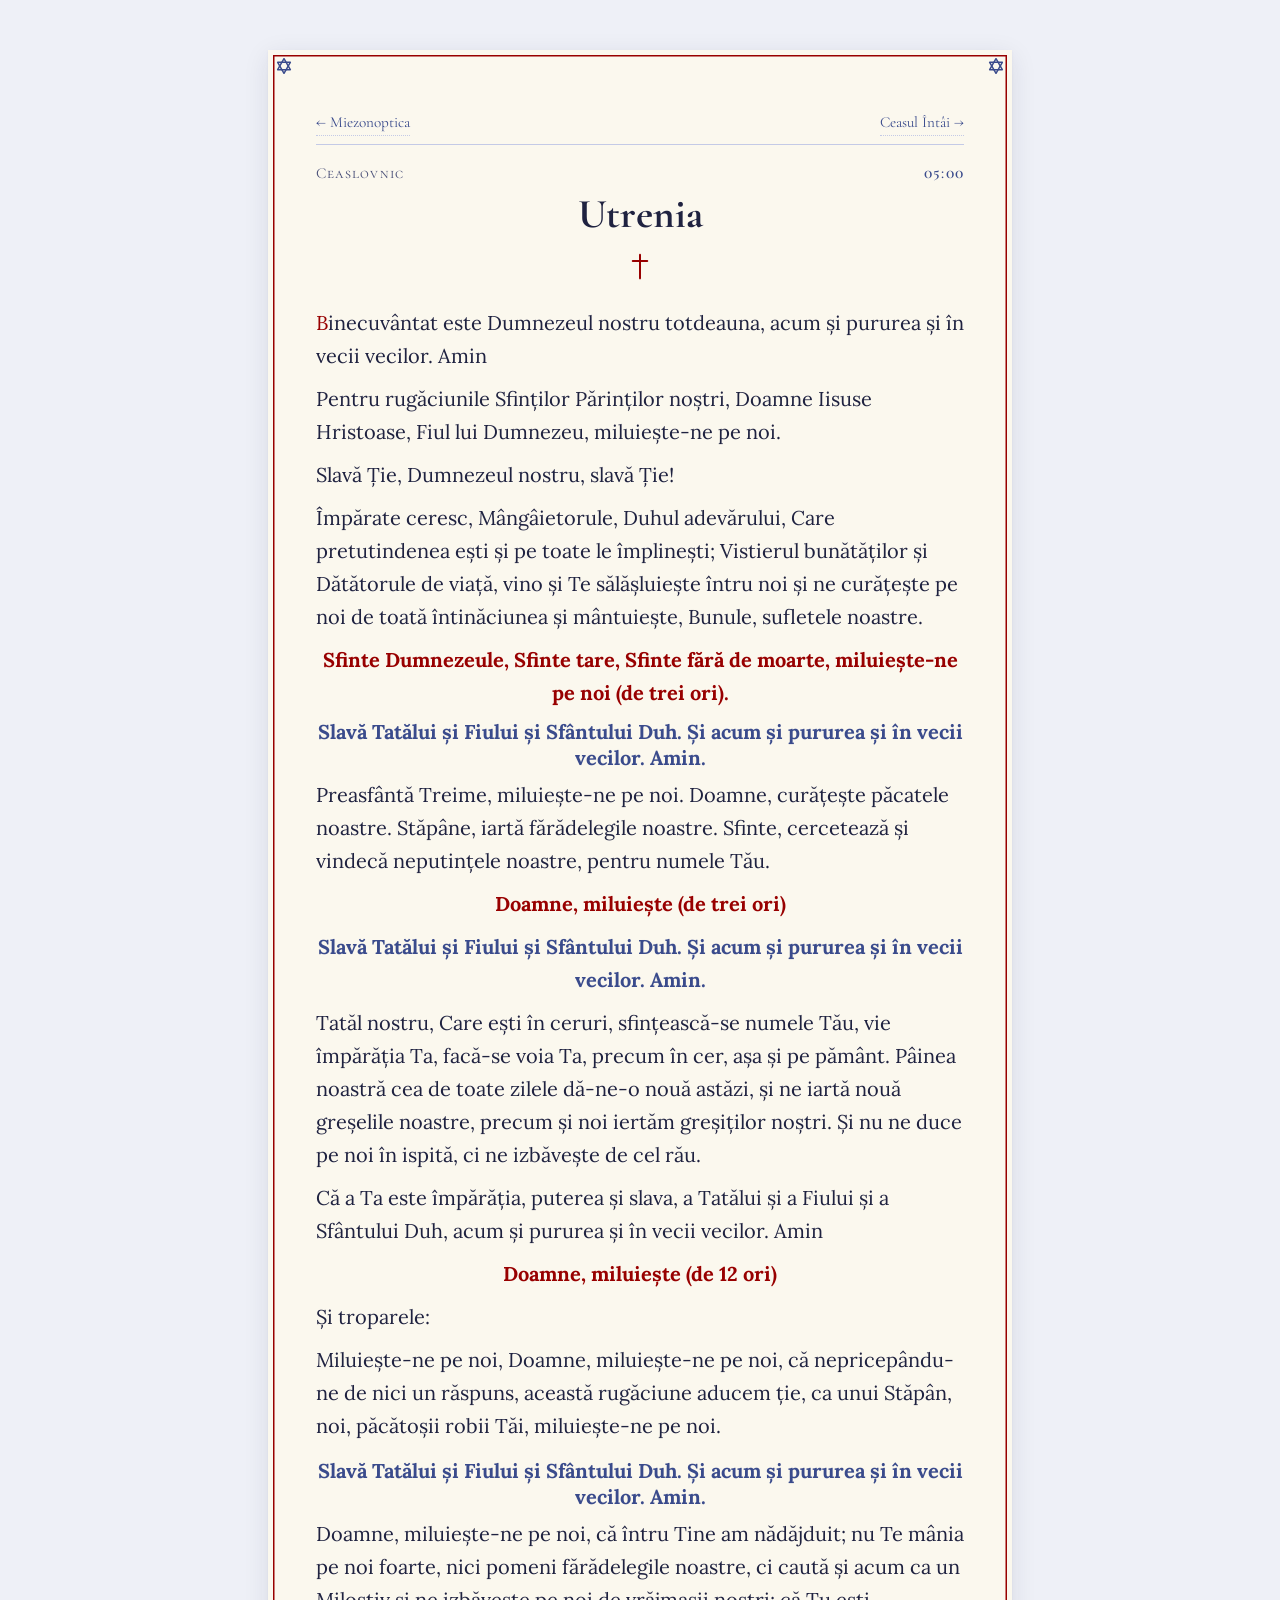
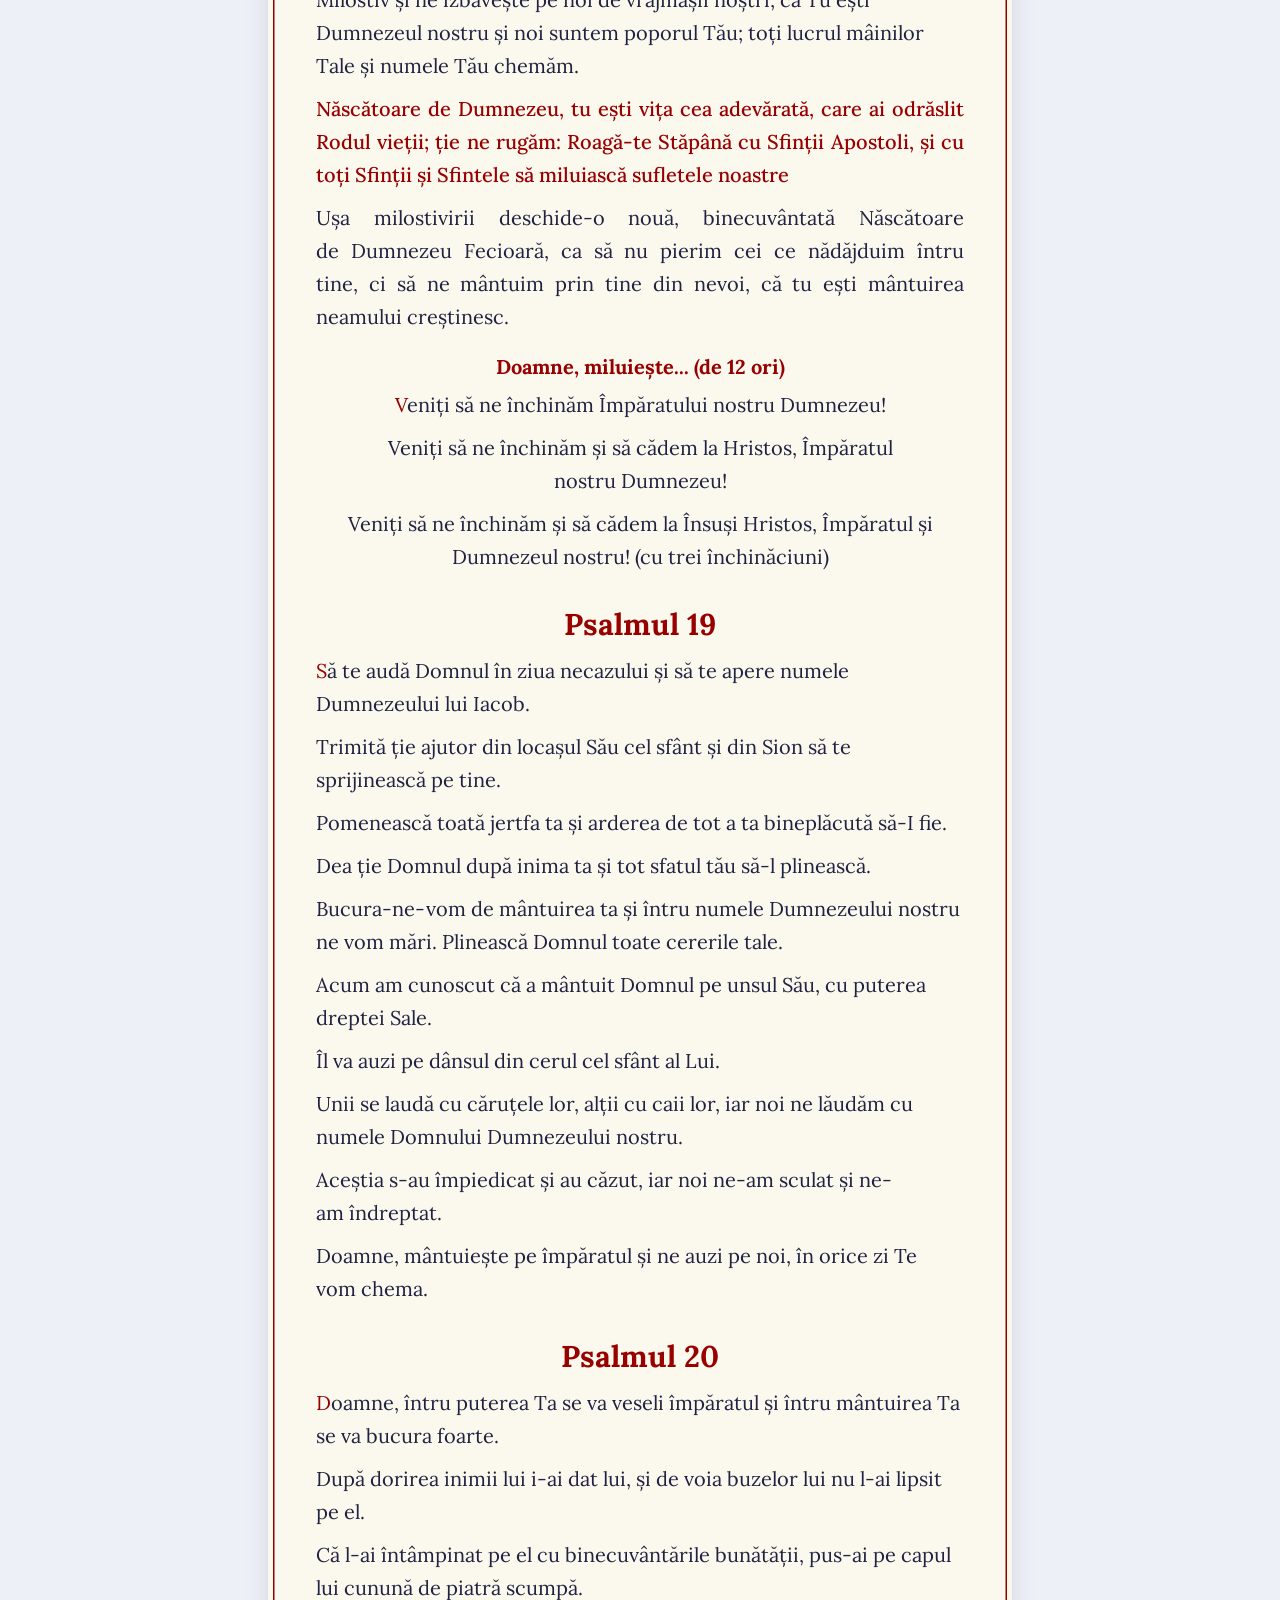
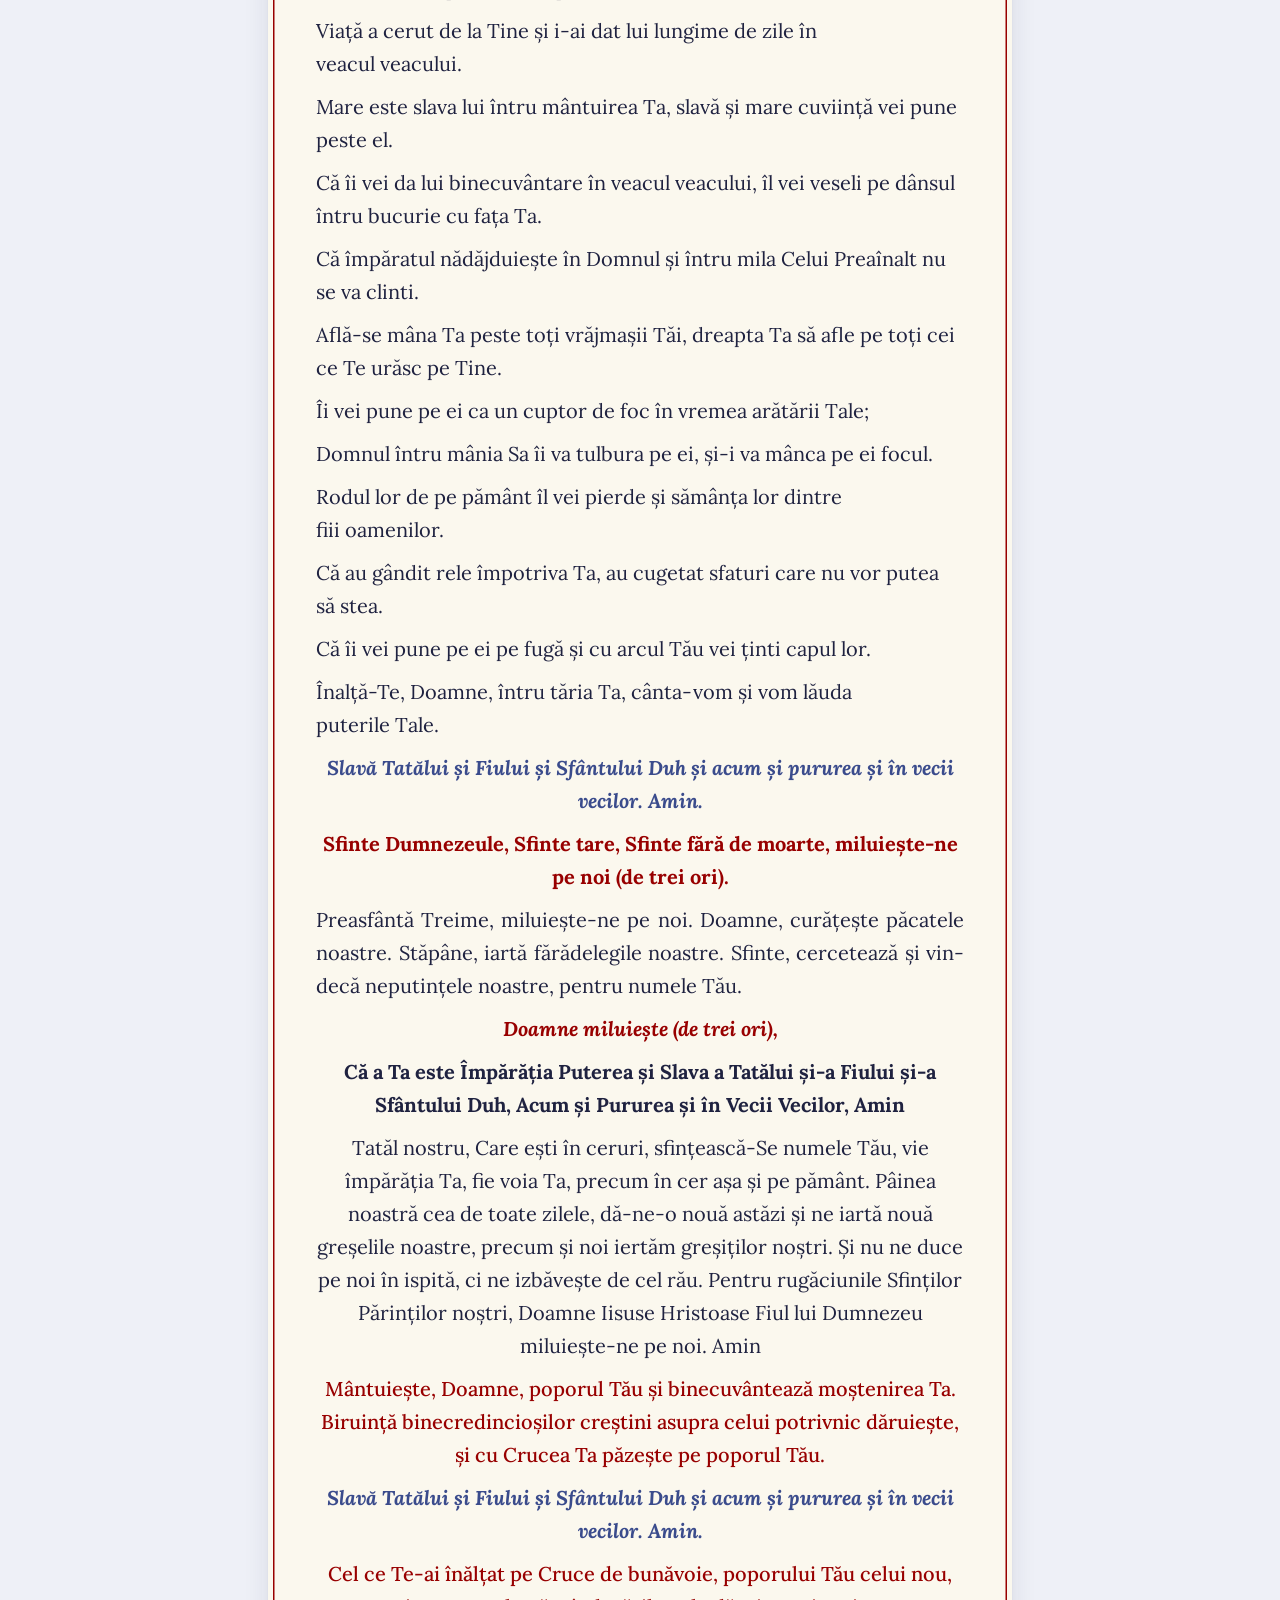
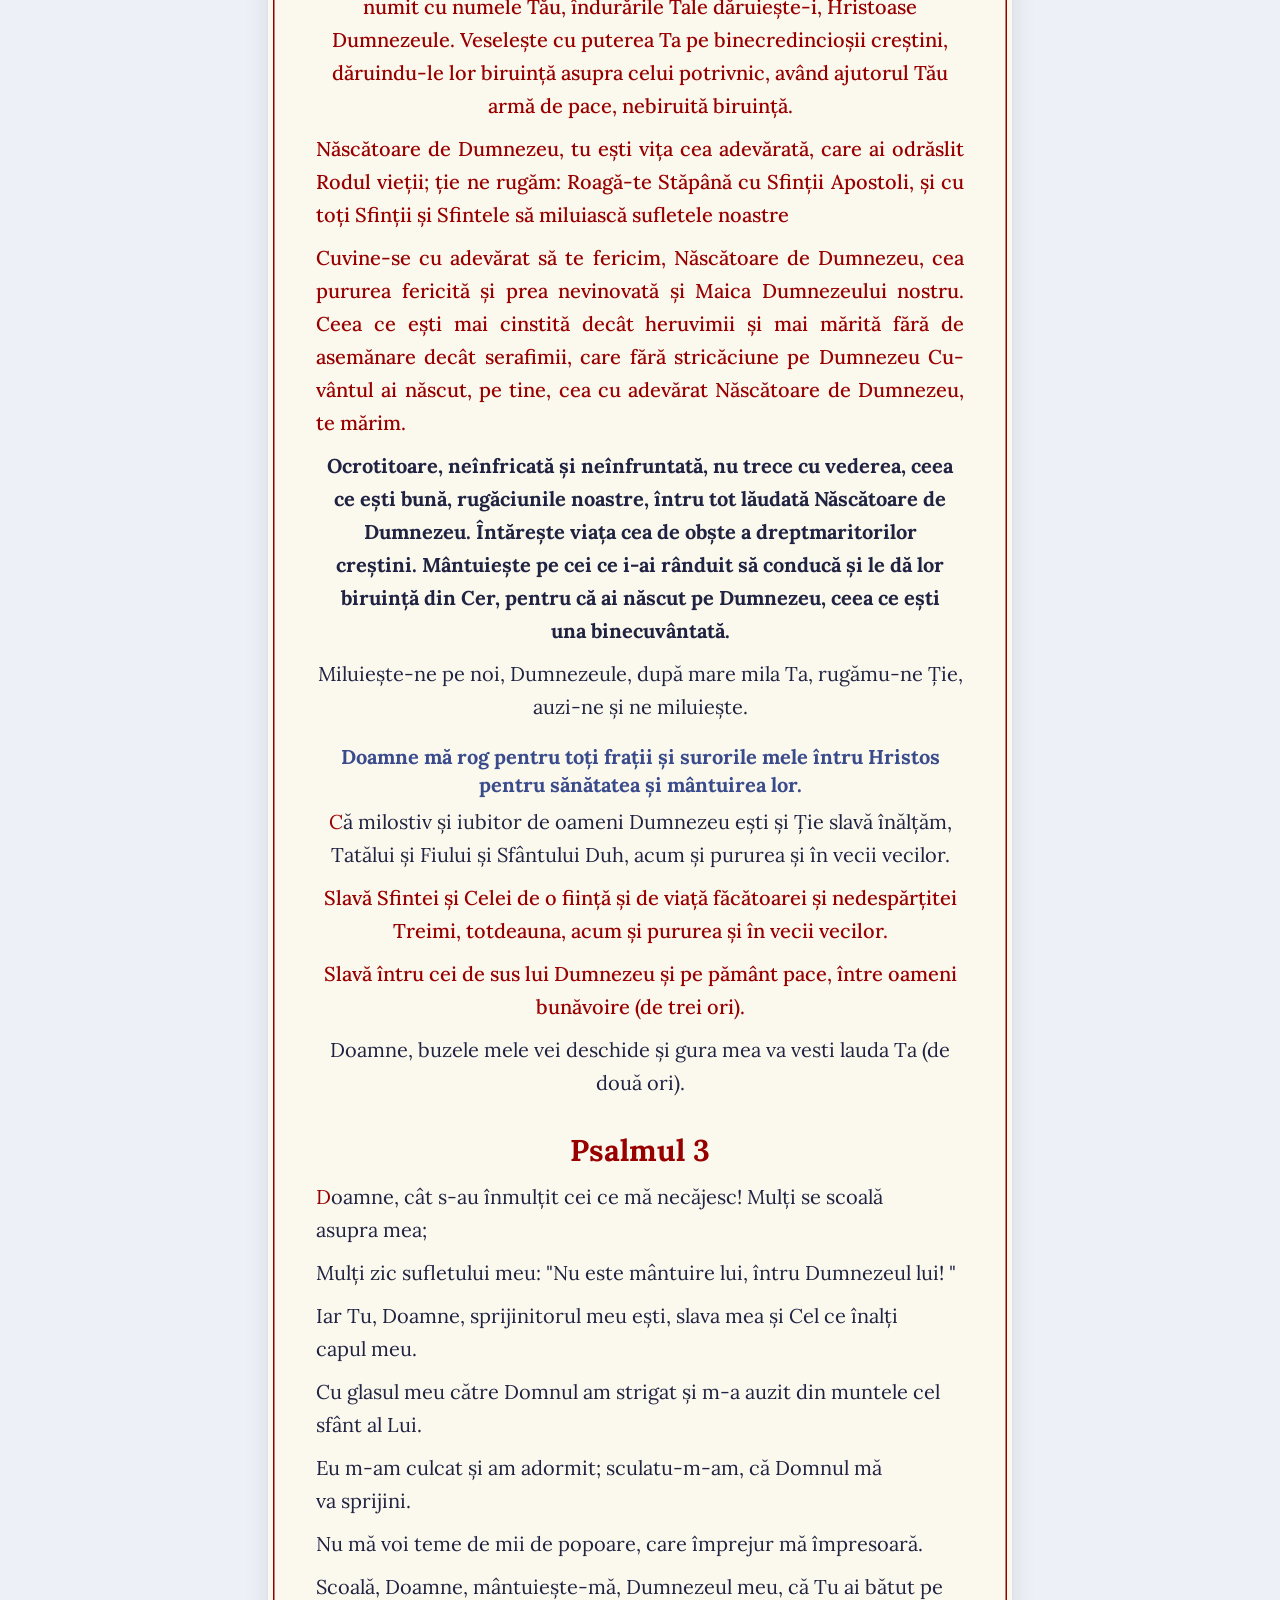
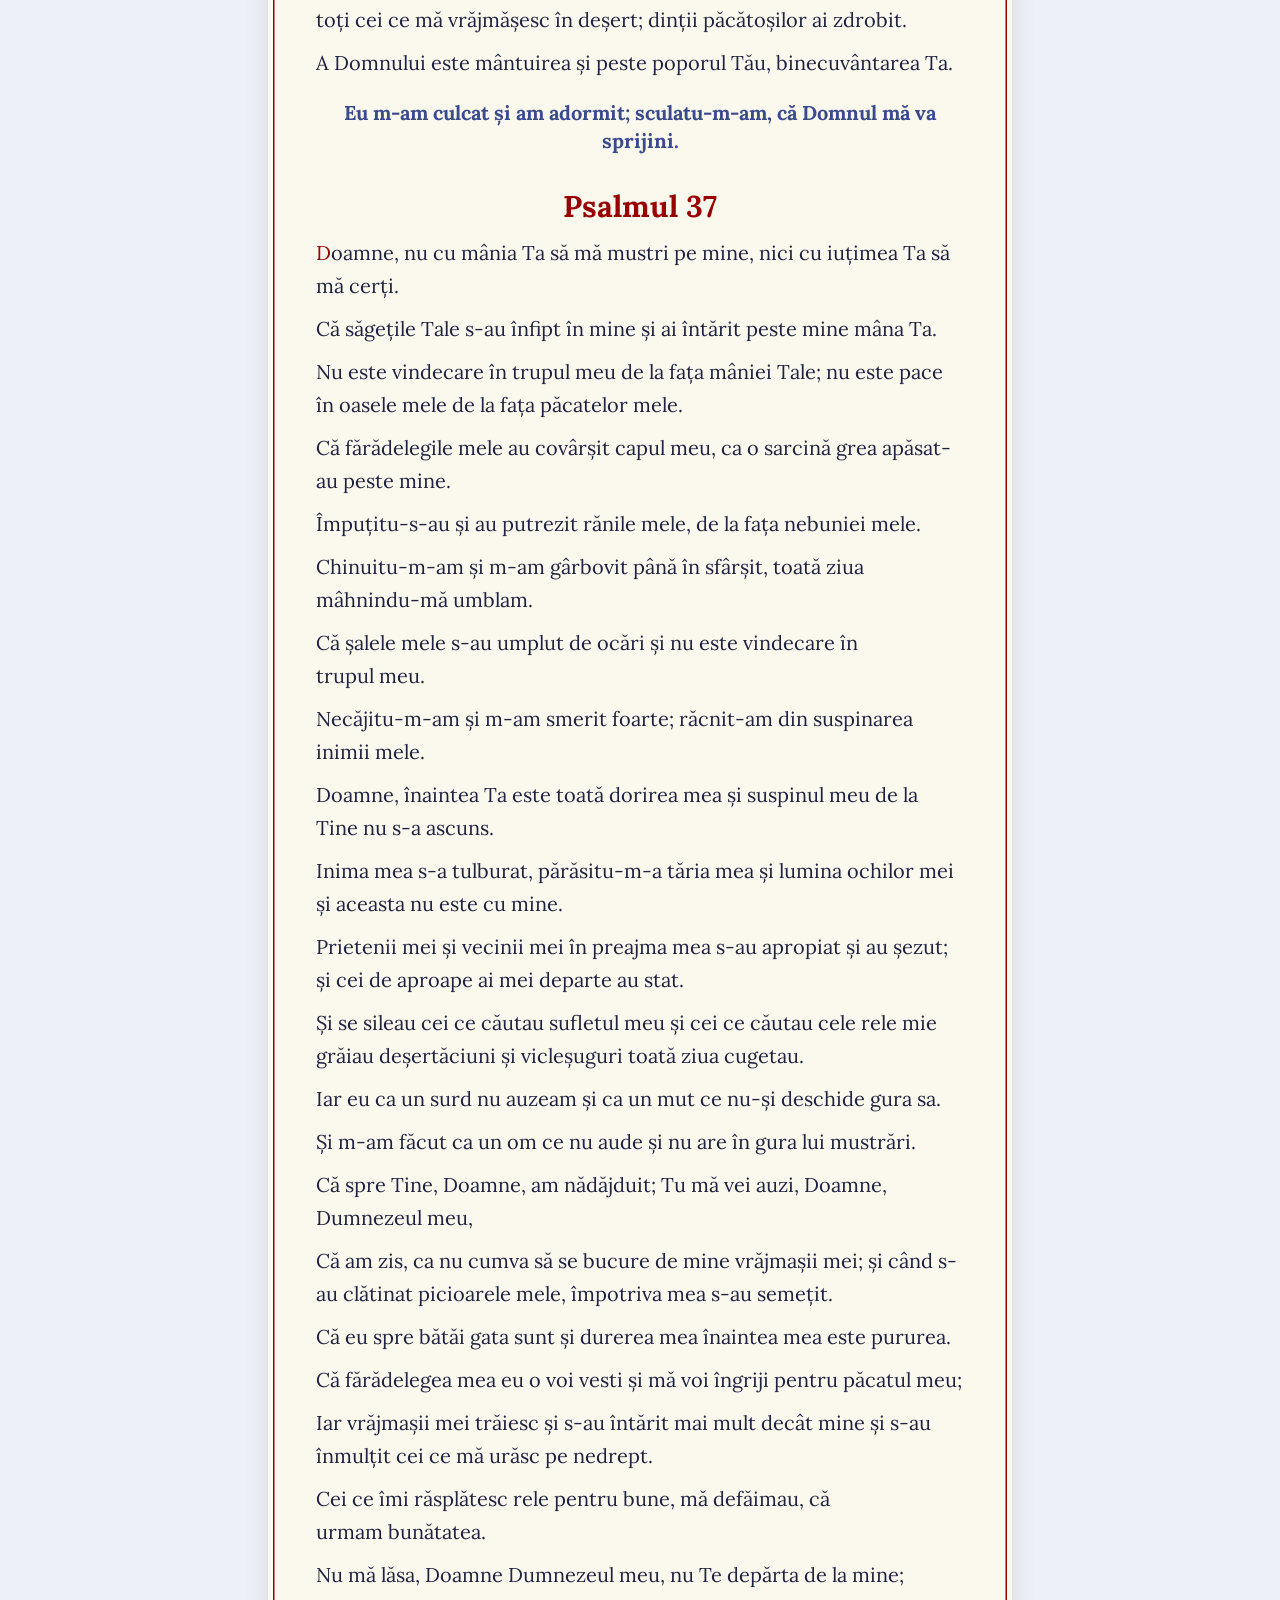
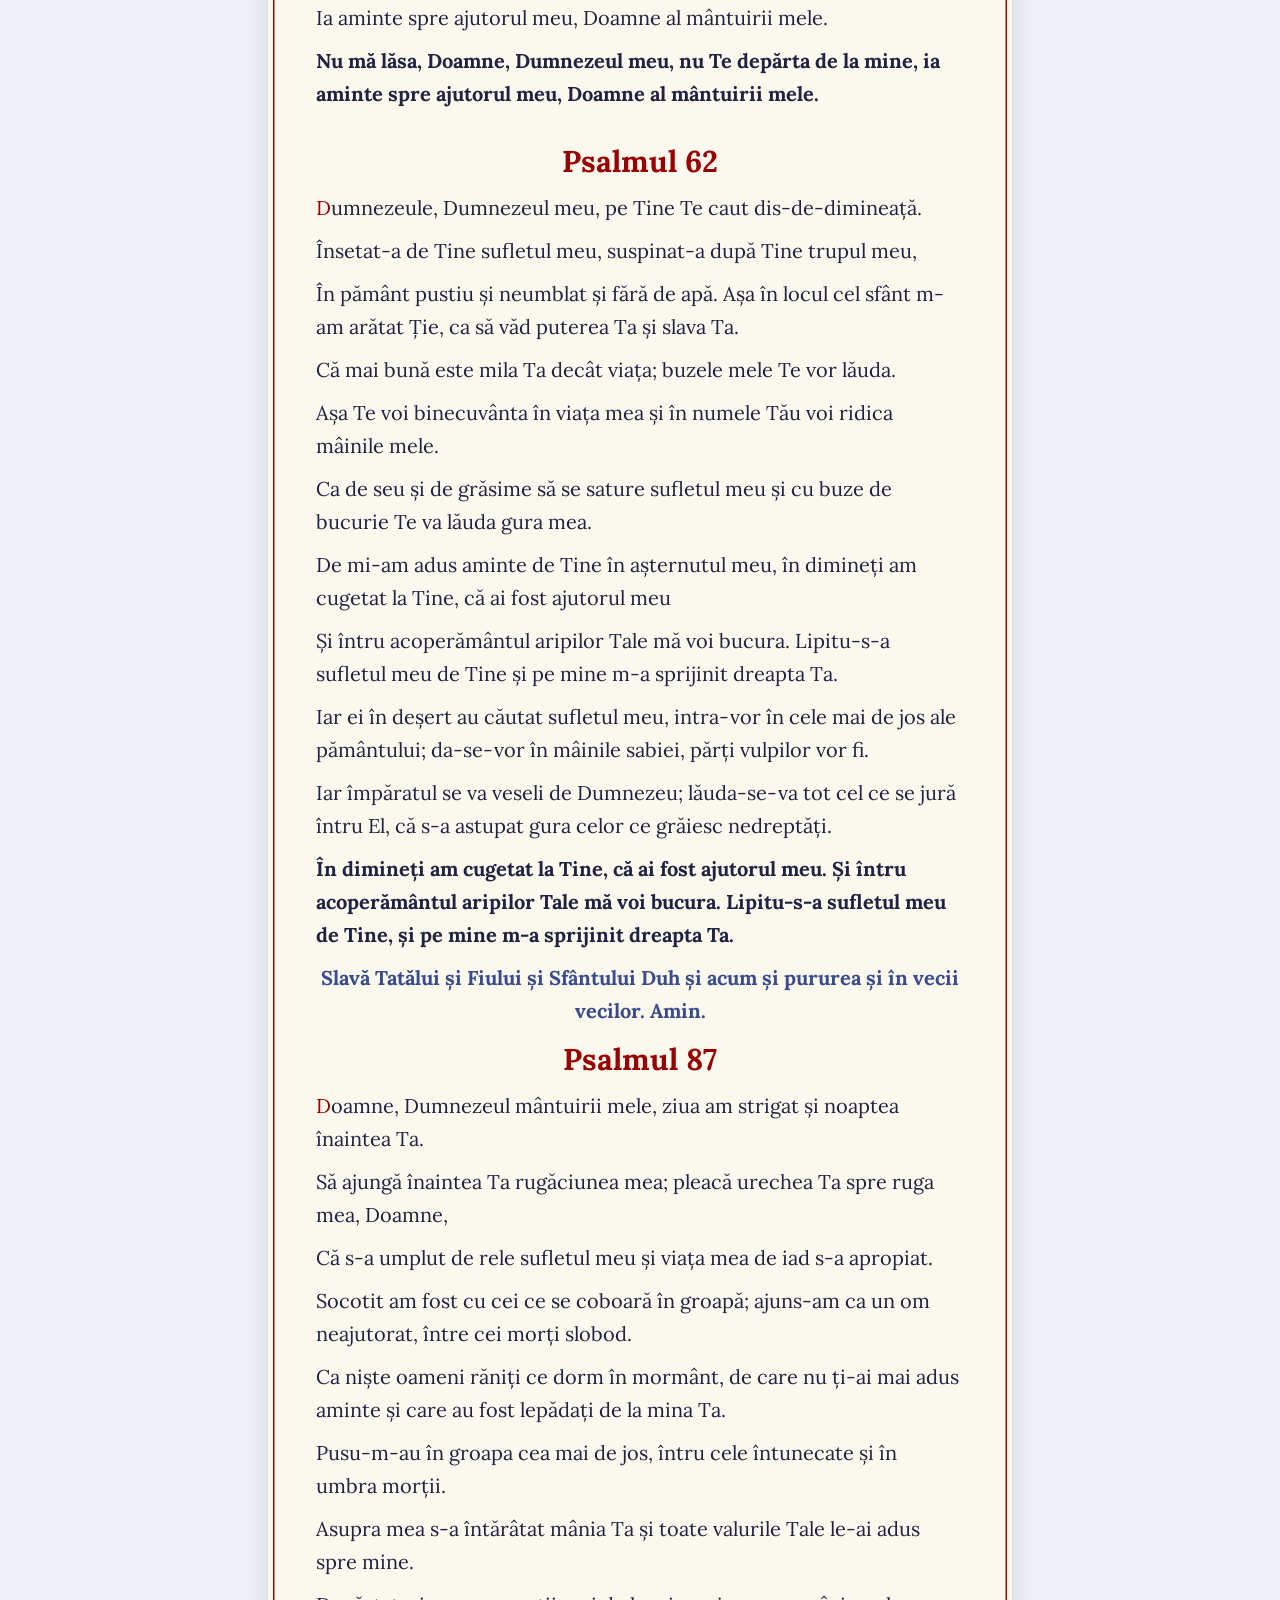
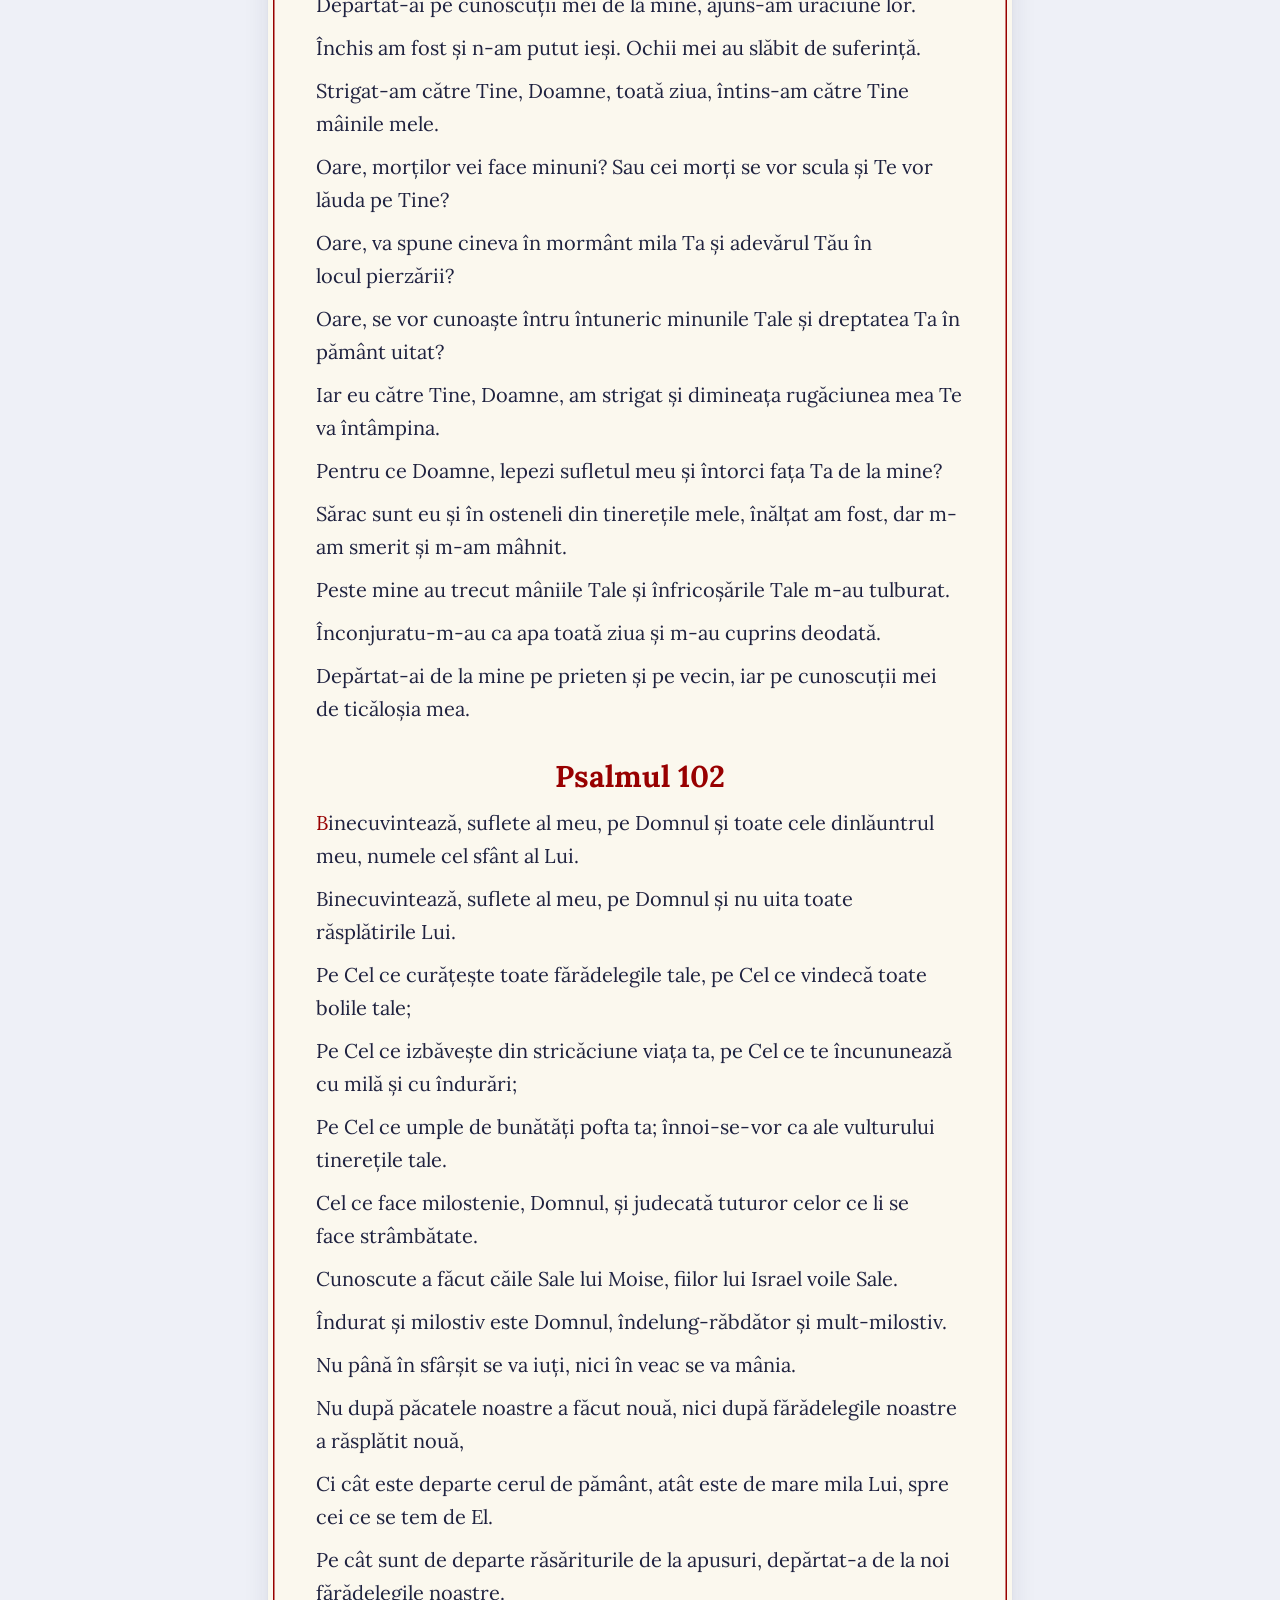
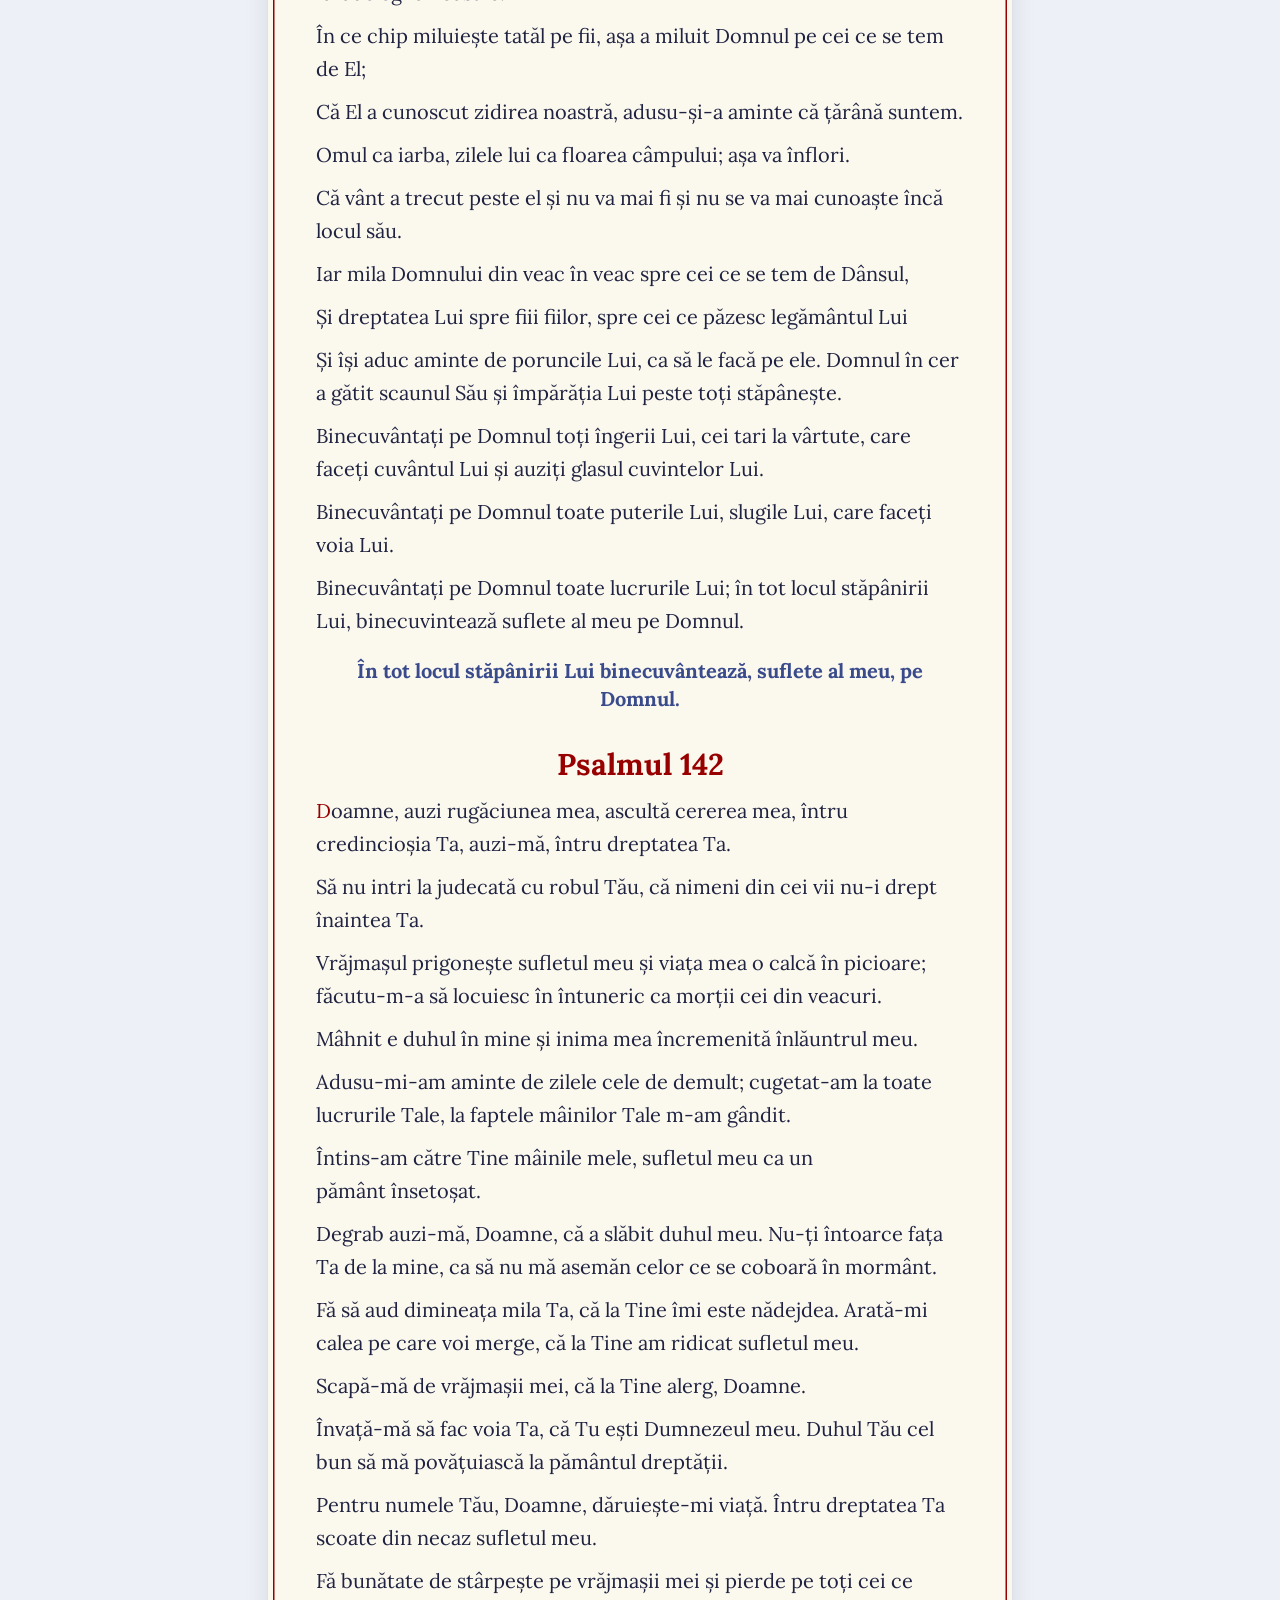
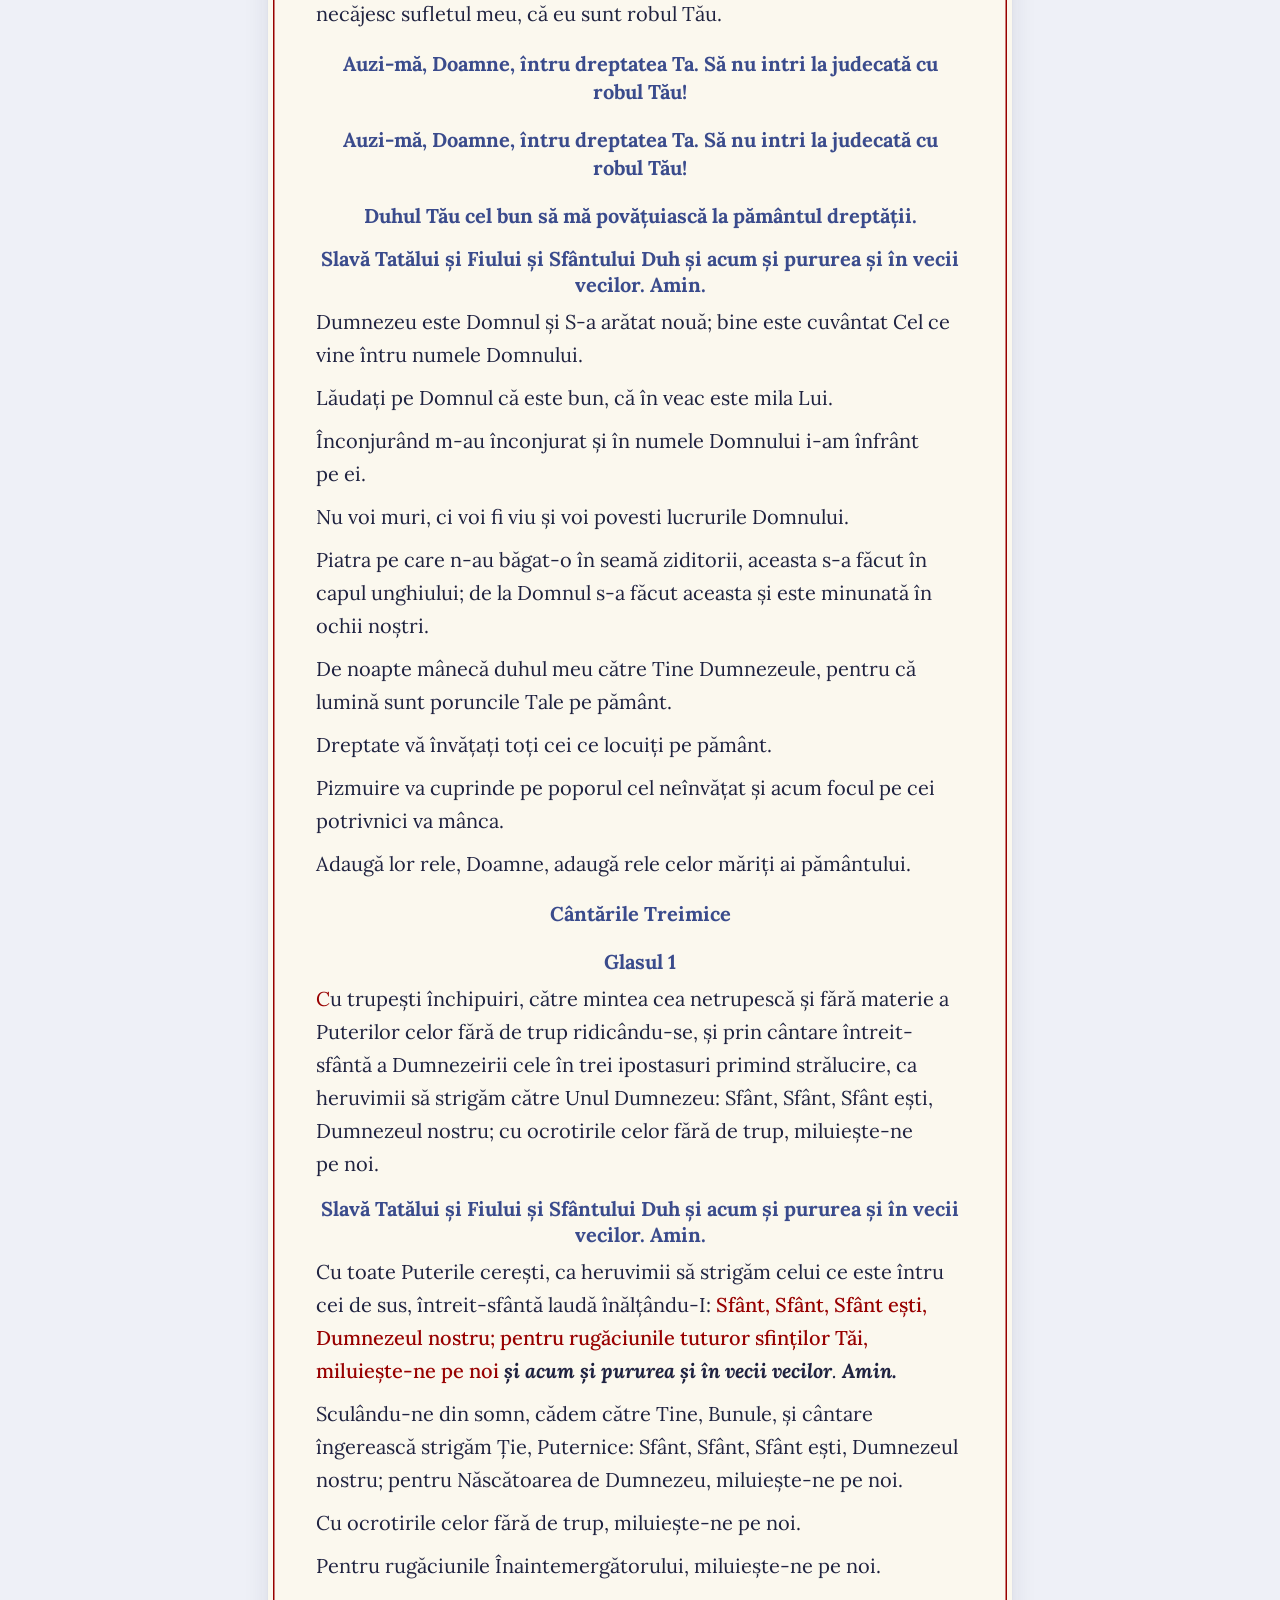
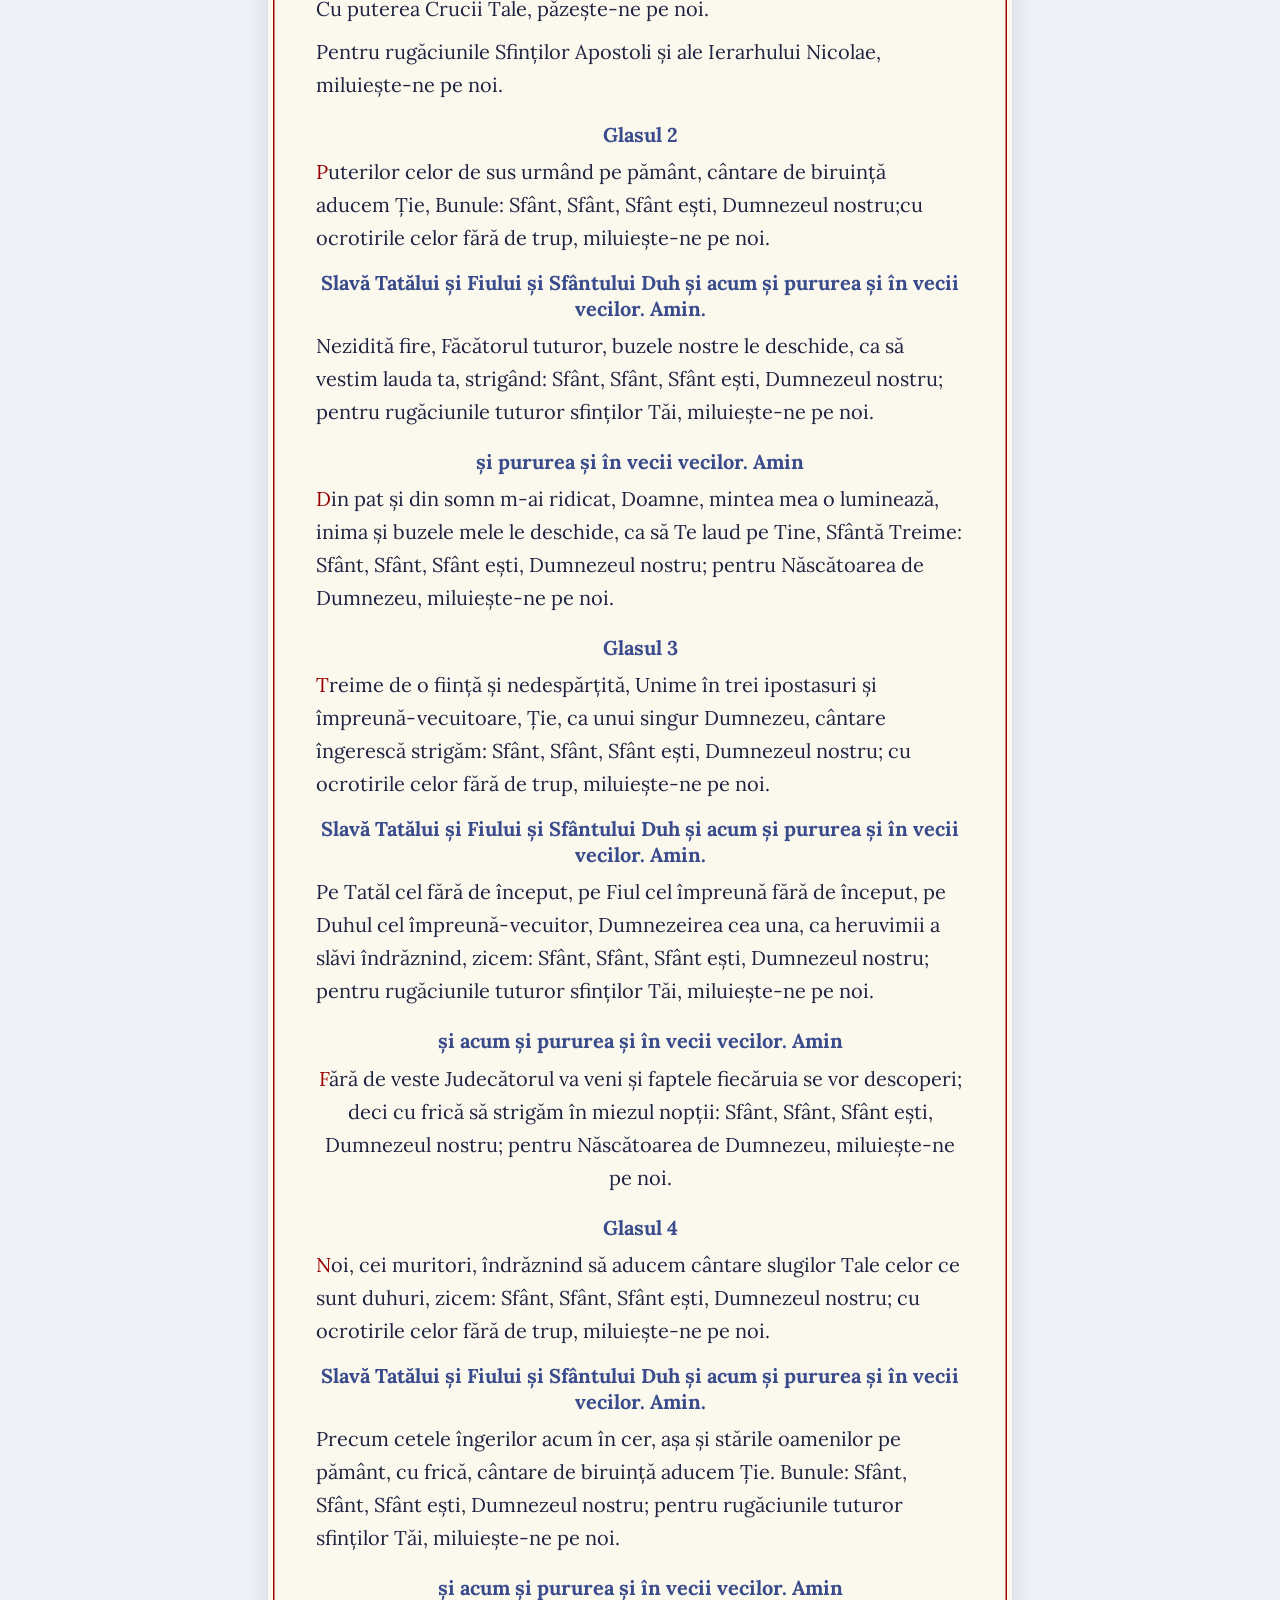
<file: docs/content/02-utrenia.html>
<!doctype html>
<html lang="ro">
<head>
  <meta charset="utf-8" />
  <meta name="viewport" content="width=device-width, initial-scale=1" />
  <title>Utrenia · Ceaslovnic</title>
  <link rel="preconnect" href="https://fonts.googleapis.com" />
  <link rel="preconnect" href="https://fonts.gstatic.com" crossorigin />
  <link href="https://fonts.googleapis.com/css2?family=Cormorant+Garamond:wght@500;600;700&family=Lora:ital,wght@0,400;0,500;1,400&display=swap" rel="stylesheet" />
  <link rel="stylesheet" href="../css/styles.css" />
</head>
<body>
  <article class="page">
    <div class="page__inner">
      <nav class="page__nav page__nav--top" aria-label="Navigare între ceasuri">
        <a href="01-miezonoptica.html" rel="prev">← Miezonoptica</a>
        <span class="spacer"></span>
        <a href="03-ceasul-1.html" rel="next">Ceasul Întâi →</a>
      </nav>
      <div class="page__eyebrow">
        <span>Ceaslovnic</span>
        <span class="scheduled-time">05:00</span>
      </div>
      <h1 class="page__title">Utrenia</h1>
      <hr class="page__rule" />
      <div class="page__body">
      <p><span class="dropcap">B</span>inecuvântat este Dumnezeul nostru totdeauna, acum și pururea și în vecii vecilor. Amin</p>
      <p>Pentru rugăciunile Sfinților Părinților noștri, Doamne Iisuse Hristoase, Fiul lui Dumnezeu, miluiește-ne pe noi.</p>
      <p>Slavă Ție, Dumnezeul nostru, slavă Ție!</p>
      <p>Împărate ceresc, Mângâietorule, Duhul adevărului, Care pretutindenea ești și pe toate le împlinești; Vistierul bunătăților și Dătătorule de viață, vino și Te sălășluiește întru noi și ne curățește pe noi de toată întinăciunea și mântuiește, Bunule, sufletele noastre.</p>
      <p class="trisagion">Sfinte Dumnezeule, Sfinte tare, Sfinte fără de moarte, miluiește-ne pe noi (de trei ori).</p>
      <h3 class="align-center doxology"><strong>Slavă Tatălui și Fiului și Sfântului Duh. Și acum și pururea și în vecii vecilor. Amin.</strong></h3>
      <p>Preasfântă Treime, miluiește-ne pe noi. Doamne, curățește păcatele noastre. Stăpâne, iartă fărădelegile noastre. Sfinte, cercetează și vindecă neputințele noastre, pentru numele Tău.</p>
      <p class="kyrie">Doamne, miluiește (de trei ori)</p>
      <p class="doxology">Slavă Tatălui și Fiului și Sfântului Duh. Și acum și pururea și în vecii vecilor. Amin.</p>
      <p>Tatăl nostru, Care ești în ceruri, sfințească-se numele Tău, vie împărăția Ta, facă-se voia Ta, precum în cer, așa și pe pământ. Pâinea noastră cea de toate zilele dă-ne-o nouă astăzi, și ne iartă nouă greșelile noastre, precum și noi iertăm greșiților noștri. Și nu ne duce pe noi în ispită, ci ne izbăvește de cel rău.</p>
      <p>Că a Ta este împărăția, puterea și slava, a Tatălui și a Fiului și a Sfântului Duh, acum și pururea și în vecii vecilor. Amin</p>
      <p class="kyrie">Doamne, miluiește (de 12 ori)</p>
      <p>Și troparele:</p>
      <p>Miluiește-ne pe noi, Doamne, miluiește-ne pe noi, că nepricepându-ne de nici un răspuns, această rugăciune aducem ție, ca unui Stăpân, noi, păcătoșii robii Tăi, miluiește-ne pe noi.</p>
      <h3 class="align-center doxology"><strong>Slavă Tatălui și Fiului și Sfântului Duh. Și acum și pururea și în vecii vecilor. Amin.</strong></h3>
      <p>Doamne, miluiește-ne pe noi, că întru Tine am nădăjduit; nu Te mânia pe noi foarte, nici pomeni fărădelegile noastre, ci caută și acum ca un Milostiv și ne izbăvește pe noi de vrăjmașii noștri; că Tu ești Dumnezeul nostru și noi suntem poporul Tău; toți lucrul mâinilor Tale și numele Tău chemăm.</p>
      <p class="align-justify"><span class="rubric">Născătoare de Dumnezeu, tu ești vița cea adevărată, care ai odrăslit Rodul vieții; ție ne rugăm: Roagă-te Stăpână cu Sfinții Apostoli, și cu toți Sfinții și Sfintele să miluiască sufletele noastre</span></p>
      <p class="align-justify">Ușa milostivirii deschide-o nouă, binecuvântată Născătoare de Dumnezeu Fecioară, ca să nu pierim cei ce nădăjduim întru tine, ci să ne mântuim prin tine din nevoi, că tu ești mântuirea neamului creștinesc.</p>
      <h2 class="align-center kyrie"><strong>Doamne, miluiește... (de 12 ori)</strong></h2>
      <p class="align-center"><span class="dropcap">V</span>eniți să ne închinăm Împăratului nostru Dumnezeu!</p>
      <p class="align-center">Veniți să ne închinăm și să cădem la Hristos, Împăratul nostru Dumnezeu!</p>
      <p class="align-center">Veniți să ne închinăm și să cădem la Însuși Hristos, Împăratul și Dumnezeul nostru! (cu trei închinăciuni)</p>
      <h2 class="align-center psalm-heading"><strong><span class="rubric">Psalmul 19</span></strong></h2>
      <p><span class="dropcap">S</span>ă te audă Domnul în ziua necazului şi să te apere numele Dumnezeului lui Iacob.</p>
      <p>Trimită ţie ajutor din locaşul Său cel sfânt şi din Sion să te sprijinească pe tine.</p>
      <p>Pomenească toată jertfa ta şi arderea de tot a ta bineplăcută să-I fie.</p>
      <p>Dea ţie Domnul după inima ta şi tot sfatul tău să-l plinească.</p>
      <p>Bucura-ne-vom de mântuirea ta şi întru numele Dumnezeului nostru ne vom mări. Plinească Domnul toate cererile tale.</p>
      <p>Acum am cunoscut că a mântuit Domnul pe unsul Său, cu puterea dreptei Sale.</p>
      <p>Îl va auzi pe dânsul din cerul cel sfânt al Lui.</p>
      <p>Unii se laudă cu căruţele lor, alţii cu caii lor, iar noi ne lăudăm cu numele Domnului Dumnezeului nostru.</p>
      <p>Aceştia s-au împiedicat şi au căzut, iar noi ne-am sculat şi ne-am îndreptat.</p>
      <p>Doamne, mântuieşte pe împăratul şi ne auzi pe noi, în orice zi Te vom chema.</p>
      <h2 class="align-center psalm-heading"><strong><span class="rubric">Psalmul 20</span></strong></h2>
      <p><span class="dropcap">D</span>oamne, întru puterea Ta se va veseli împăratul şi întru mântuirea Ta se va bucura foarte.</p>
      <p>După dorirea inimii lui i-ai dat lui, şi de voia buzelor lui nu l-ai lipsit pe el.</p>
      <p>Că l-ai întâmpinat pe el cu binecuvântările bunătăţii, pus-ai pe capul lui cunună de piatră scumpă.</p>
      <p>Viaţă a cerut de la Tine şi i-ai dat lui lungime de zile în veacul veacului.</p>
      <p>Mare este slava lui întru mântuirea Ta, slavă şi mare cuviinţă vei pune peste el.</p>
      <p>Că îi vei da lui binecuvântare în veacul veacului, îl vei veseli pe dânsul întru bucurie cu faţa Ta.</p>
      <p>Că împăratul nădăjduieşte în Domnul şi întru mila Celui Preaînalt nu se va clinti.</p>
      <p>Află-se mâna Ta peste toţi vrăjmaşii Tăi, dreapta Ta să afle pe toţi cei ce Te urăsc pe Tine.</p>
      <p>Îi vei pune pe ei ca un cuptor de foc în vremea arătării Tale;</p>
      <p>Domnul întru mânia Sa îi va tulbura pe ei, şi-i va mânca pe ei focul.</p>
      <p>Rodul lor de pe pământ îl vei pierde şi sămânţa lor dintre fiii oamenilor.</p>
      <p>Că au gândit rele împotriva Ta, au cugetat sfaturi care nu vor putea să stea.</p>
      <p>Că îi vei pune pe ei pe fugă şi cu arcul Tău vei ţinti capul lor.</p>
      <p>Înalţă-Te, Doamne, întru tăria Ta, cânta-vom şi vom lăuda puterile Tale.</p>
      <p class="doxology"><strong><em>Slavă Tatălui și Fiului și Sfântului Duh și acum și pururea și în vecii vecilor</em></strong><em>. </em><strong><em>Amin.</em></strong></p>
      <p class="trisagion"><span class="rubric">Sfinte Dumnezeule, Sfinte tare, Sfinte fără de moarte, miluiește-ne pe noi </span>(de trei ori).</p>
      <p class="align-justify">Preasfântă Treime, miluiește-ne pe noi. Doam­ne, curățește păcatele noastre. Stăpâne, iartă fărădelegile noastre. Sfinte, cercetează și vin­decă neputințele noas­tre, pentru numele Tău.</p>
      <p class="kyrie"><em>Doamne miluiește (de trei ori), </em></p>
      <p class="align-center"><strong>Că a Ta este Împărăția Puterea și Slava a Tatălui și-a Fiului și-a Sfântului Duh, Acum și Pururea și în Vecii Vecilor, Amin</strong></p>
      <p class="align-center">Tatăl nostru, Care ești în ceruri, sfin­țească-Se numele Tău, vie împărăția Ta, fie voia Ta, precum în cer așa și pe pă­mânt. Pâinea noastră cea de toate zilele, dă-ne-o nouă astăzi și ne iartă nouă greșelile noastre, precum și noi iertăm greșiților noș­tri. Și nu ne duce pe noi în ispită, ci ne izbă­vește de cel rău. Pentru rugăciunile Sfinților Părinților noștri, Doamne Iisuse Hristoase Fiul lui Dumnezeu miluiește-ne pe noi. Amin</p>
      <p class="align-center"><span class="rubric">Mântuiește, Doamne, poporul Tău și binecuvântează moștenirea Ta. Biruință binecredincioșilor creștini asupra celui potrivnic dăruiește, și cu Crucea Ta păzește pe poporul Tău.</span></p>
      <p class="doxology"><strong><em>Slavă Tatălui și Fiului și Sfântului Duh și acum și pururea și în vecii vecilor</em></strong><em>. </em><strong><em>Amin.</em></strong></p>
      <p class="align-center"><span class="rubric">Cel ce Te-ai înălțat pe Cruce de bunăvoie, poporului Tău celui nou, numit cu numele Tău, îndurările Tale dăruiește-i, Hristoase Dumnezeule. Veselește cu puterea Ta pe binecredincioșii creștini, dăruindu-le lor biruință asupra celui potrivnic, având ajutorul Tău armă de pace, nebiruită biruință.</span></p>
      <p class="align-justify"><strong><span class="rubric">Născătoare de Dumnezeu, tu ești vița cea adevărată, care ai odrăslit Rodul vieții; ție ne rugăm: Roagă-te Stăpână cu Sfinții Apostoli, și cu toți Sfinții și Sfintele să miluiască sufletele noastre</span></strong></p>
      <p class="align-justify"><strong><span class="rubric">Cuvine-se cu adevărat să te fericim, Născătoare de Dumnezeu, cea puru­rea fe­ricită și prea nevinovată și Maica Dumne­zeului nostru. Ceea ce ești mai cinstită decât heruvimii și mai mărită fără de ase­mănare decât serafimii, ca­re fără stri­că­ciune pe Dumnezeu Cu­vântul ai născut, pe tine, cea cu ade­vărat Năs­cătoare de Dumnezeu, te mărim.</span></strong></p>
      <p class="align-center"><strong>Ocrotitoare, neînfricată și neînfruntată, nu trece cu vederea, ceea ce ești bună, rugăciunile noastre, întru tot lăudată Născătoare de Dumnezeu. Întărește viața cea de obște a dreptmaritorilor creștini. Mântuiește pe cei ce i-ai rânduit să conducă și le dă lor biruință din Cer, pentru că ai născut pe Dumnezeu, ceea ce ești una binecuvântată.</strong></p>
      <p class="align-center">Miluiește-ne pe noi, Dumnezeule, după mare mila Ta, rugămu-ne Ție, auzi-ne și ne miluiește.</p>
      <h2 class="align-center"><strong><span class="rubric">Doamne  mă rog pentru toți frații și surorile mele întru Hristos pentru sănătatea și mântuirea lor.</span></strong></h2>
      <p class="align-center"><span class="dropcap">C</span>ă milostiv și iubitor de oameni Dumnezeu ești și Ție slavă înălțăm, Tatălui și Fiului și Sfântului Duh, acum și pururea și în vecii vecilor.</p>
      <p class="align-center"><span class="rubric">Slavă Sfintei și Celei de o ființă și de viață făcătoarei și nedespărțitei Treimi, totdeauna, acum și pururea și în vecii vecilor.</span></p>
      <p class="align-center"><span class="rubric">Slavă întru cei de sus lui Dumnezeu și pe pământ pace, între oameni bunăvoire (de trei ori).</span></p>
      <p class="align-center">Doamne, buzele mele vei deschide și gura mea va vesti lauda Ta (de două ori).</p>
      <h2 class="align-center psalm-heading"><strong><span class="rubric">Psalmul 3</span></strong></h2>
      <p><span class="dropcap">D</span>oamne, cât s-au înmulţit cei ce mă necăjesc! Mulţi se scoală asupra mea;</p>
      <p>Mulţi zic sufletului meu: &quot;Nu este mântuire lui, întru Dumnezeul lui! &quot;</p>
      <p>Iar Tu, Doamne, sprijinitorul meu eşti, slava mea şi Cel ce înalţi capul meu.</p>
      <p>Cu glasul meu către Domnul am strigat şi m-a auzit din muntele cel sfânt al Lui.</p>
      <p>Eu m-am culcat şi am adormit; sculatu-m-am, că Domnul mă va sprijini.</p>
      <p>Nu mă voi teme de mii de popoare, care împrejur mă împresoară.</p>
      <p>Scoală, Doamne, mântuieşte-mă, Dumnezeul meu, că Tu ai bătut pe toţi cei ce mă vrăjmăşesc în deşert; dinţii păcătoşilor ai zdrobit.</p>
      <p>A Domnului este mântuirea şi peste poporul Tău, binecuvântarea Ta.</p>
      <h2 class="align-center"><strong><span class="rubric">Eu m-am culcat și am adormit; sculatu-m-am, că Domnul mă va sprijini.</span></strong></h2>
      <h2 class="align-center psalm-heading"><strong><span class="rubric">Psalmul 37</span></strong></h2>
      <p><span class="dropcap">D</span>oamne, nu cu mânia Ta să mă mustri pe mine, nici cu iuţimea Ta să mă cerţi.</p>
      <p>Că săgeţile Tale s-au înfipt în mine şi ai întărit peste mine mâna Ta.</p>
      <p>Nu este vindecare în trupul meu de la faţa mâniei Tale; nu este pace în oasele mele de la faţa păcatelor mele.</p>
      <p>Că fărădelegile mele au covârşit capul meu, ca o sarcină grea apăsat-au peste mine.</p>
      <p>Împuţitu-s-au şi au putrezit rănile mele, de la faţa nebuniei mele.</p>
      <p>Chinuitu-m-am şi m-am gârbovit până în sfârşit, toată ziua mâhnindu-mă umblam.</p>
      <p>Că şalele mele s-au umplut de ocări şi nu este vindecare în trupul meu.</p>
      <p>Necăjitu-m-am şi m-am smerit foarte; răcnit-am din suspinarea inimii mele.</p>
      <p>Doamne, înaintea Ta este toată dorirea mea şi suspinul meu de la Tine nu s-a ascuns.</p>
      <p>Inima mea s-a tulburat, părăsitu-m-a tăria mea şi lumina ochilor mei şi aceasta nu este cu mine.</p>
      <p>Prietenii mei şi vecinii mei în preajma mea s-au apropiat şi au şezut; şi cei de aproape ai mei departe au stat.</p>
      <p>Şi se sileau cei ce căutau sufletul meu şi cei ce căutau cele rele mie grăiau deşertăciuni şi vicleşuguri toată ziua cugetau.</p>
      <p>Iar eu ca un surd nu auzeam şi ca un mut ce nu-şi deschide gura sa.</p>
      <p>Şi m-am făcut ca un om ce nu aude şi nu are în gura lui mustrări.</p>
      <p>Că spre Tine, Doamne, am nădăjduit; Tu mă vei auzi, Doamne, Dumnezeul meu,</p>
      <p>Că am zis, ca nu cumva să se bucure de mine vrăjmaşii mei; şi când s-au clătinat picioarele mele, împotriva mea s-au semeţit.</p>
      <p>Că eu spre bătăi gata sunt şi durerea mea înaintea mea este pururea.</p>
      <p>Că fărădelegea mea eu o voi vesti şi mă voi îngriji pentru păcatul meu;</p>
      <p>Iar vrăjmaşii mei trăiesc şi s-au întărit mai mult decât mine şi s-au înmulţit cei ce mă urăsc pe nedrept.</p>
      <p>Cei ce îmi răsplătesc rele pentru bune, mă defăimau, că urmam bunătatea.</p>
      <p>Nu mă lăsa, Doamne Dumnezeul meu, nu Te depărta de la mine;</p>
      <p>Ia aminte spre ajutorul meu, Doamne al mântuirii mele.</p>
      <p><strong>Nu mă lăsa, Doamne, Dumnezeul meu, nu Te depărta de la mine, ia aminte spre ajutorul meu, Doamne al mântuirii mele.</strong></p>
      <h2 class="align-center psalm-heading"><strong><span class="rubric">Psalmul 62</span></strong></h2>
      <p><span class="dropcap">D</span>umnezeule, Dumnezeul meu, pe Tine Te caut dis-de-dimineaţă.</p>
      <p>Însetat-a de Tine sufletul meu, suspinat-a după Tine trupul meu,</p>
      <p>În pământ pustiu şi neumblat şi fără de apă. Aşa în locul cel sfânt m-am arătat Ţie, ca să văd puterea Ta şi slava Ta.</p>
      <p>Că mai bună este mila Ta decât viaţa; buzele mele Te vor lăuda.</p>
      <p>Aşa Te voi binecuvânta în viaţa mea şi în numele Tău voi ridica mâinile mele.</p>
      <p>Ca de seu şi de grăsime să se sature sufletul meu şi cu buze de bucurie Te va lăuda gura mea.</p>
      <p>De mi-am adus aminte de Tine în aşternutul meu, în dimineţi am cugetat la Tine, că ai fost ajutorul meu</p>
      <p>Şi întru acoperământul aripilor Tale mă voi bucura. Lipitu-s-a sufletul meu de Tine şi pe mine m-a sprijinit dreapta Ta.</p>
      <p>Iar ei în deşert au căutat sufletul meu, intra-vor în cele mai de jos ale pământului; da-se-vor în mâinile sabiei, părţi vulpilor vor fi.</p>
      <p>Iar împăratul se va veseli de Dumnezeu; lăuda-se-va tot cel ce se jură întru El, că s-a astupat gura celor ce grăiesc nedreptăţi.</p>
      <p><strong>În dimineți am cugetat la Tine, că ai fost ajutorul meu. Și întru acoperământul aripilor Tale mă voi bucura. Lipitu-s-a sufletul meu de Tine, și pe mine m-a sprijinit dreapta Ta.</strong></p>
      <p class="doxology"><strong><span class="rubric">Slavă Tatălui și Fiului și Sfântului Duh și acum și pururea și în vecii vecilor</span></strong><span class="rubric">. </span><strong><span class="rubric">Amin.</span></strong></p>
      <h2 class="align-center psalm-heading"><strong><span class="rubric">Psalmul 87</span></strong></h2>
      <p><span class="dropcap">D</span>oamne, Dumnezeul mântuirii mele, ziua am strigat şi noaptea înaintea Ta.</p>
      <p>Să ajungă înaintea Ta rugăciunea mea; pleacă urechea Ta spre ruga mea, Doamne,</p>
      <p>Că s-a umplut de rele sufletul meu şi viaţa mea de iad s-a apropiat.</p>
      <p>Socotit am fost cu cei ce se coboară în groapă; ajuns-am ca un om neajutorat, între cei morți slobod.</p>
      <p>Ca nişte oameni răniţi ce dorm în mormânt, de care nu ţi-ai mai adus aminte şi care au fost lepădaţi de la mina Ta.</p>
      <p>Pusu-m-au în groapa cea mai de jos, întru cele întunecate şi în umbra morţii.</p>
      <p>Asupra mea s-a întărâtat mânia Ta şi toate valurile Tale le-ai adus spre mine.</p>
      <p>Depărtat-ai pe cunoscuţii mei de la mine, ajuns-am urâciune lor.</p>
      <p>Închis am fost şi n-am putut ieşi. Ochii mei au slăbit de suferinţă.</p>
      <p>Strigat-am către Tine, Doamne, toată ziua, întins-am către Tine mâinile mele.</p>
      <p>Oare, morţilor vei face minuni? Sau cei morți se vor scula şi Te vor lăuda pe Tine?</p>
      <p>Oare, va spune cineva în mormânt mila Ta şi adevărul Tău în locul pierzării?</p>
      <p>Oare, se vor cunoaşte întru întuneric minunile Tale şi dreptatea Ta în pământ uitat?</p>
      <p>Iar eu către Tine, Doamne, am strigat şi dimineaţa rugăciunea mea Te va întâmpina.</p>
      <p>Pentru ce Doamne, lepezi sufletul meu şi întorci faţa Ta de la mine?</p>
      <p>Sărac sunt eu şi în osteneli din tinereţile mele, înălţat am fost, dar m-am smerit şi m-am mâhnit.</p>
      <p>Peste mine au trecut mâniile Tale şi înfricoşările Tale m-au tulburat.</p>
      <p>Înconjuratu-m-au ca apa toată ziua şi m-au cuprins deodată.</p>
      <p>Depărtat-ai de la mine pe prieten şi pe vecin, iar pe cunoscuţii mei de ticăloşia mea.</p>
      <h2 class="align-center psalm-heading"><strong><span class="rubric">Psalmul 102</span></strong></h2>
      <p><span class="dropcap">B</span>inecuvintează, suflete al meu, pe Domnul şi toate cele dinlăuntrul meu, numele cel sfânt al Lui.</p>
      <p>Binecuvintează, suflete al meu, pe Domnul şi nu uita toate răsplătirile Lui.</p>
      <p>Pe Cel ce curăţeşte toate fărădelegile tale, pe Cel ce vindecă toate bolile tale;</p>
      <p>Pe Cel ce izbăveşte din stricăciune viaţa ta, pe Cel ce te încununează cu milă şi cu îndurări;</p>
      <p>Pe Cel ce umple de bunătăţi pofta ta; înnoi-se-vor ca ale vulturului tinereţile tale.</p>
      <p>Cel ce face milostenie, Domnul, şi judecată tuturor celor ce li se face strâmbătate.</p>
      <p>Cunoscute a făcut căile Sale lui Moise, fiilor lui Israel voile Sale.</p>
      <p>Îndurat şi milostiv este Domnul, îndelung-răbdător şi mult-milostiv.</p>
      <p>Nu până în sfârşit se va iuţi, nici în veac se va mânia.</p>
      <p>Nu după păcatele noastre a făcut nouă, nici după fărădelegile noastre a răsplătit nouă,</p>
      <p>Ci cât este departe cerul de pământ, atât este de mare mila Lui, spre cei ce se tem de El.</p>
      <p>Pe cât sunt de departe răsăriturile de la apusuri, depărtat-a de la noi fărădelegile noastre.</p>
      <p>În ce chip miluieşte tatăl pe fii, aşa a miluit Domnul pe cei ce se tem de El;</p>
      <p>Că El a cunoscut zidirea noastră, adusu-şi-a aminte că ţărână suntem.</p>
      <p>Omul ca iarba, zilele lui ca floarea câmpului; aşa va înflori.</p>
      <p>Că vânt a trecut peste el şi nu va mai fi şi nu se va mai cunoaşte încă locul său.</p>
      <p>Iar mila Domnului din veac în veac spre cei ce se tem de Dânsul,</p>
      <p>Şi dreptatea Lui spre fiii fiilor, spre cei ce păzesc legământul Lui</p>
      <p>Şi îşi aduc aminte de poruncile Lui, ca să le facă pe ele. Domnul în cer a gătit scaunul Său şi împărăţia Lui peste toţi stăpâneşte.</p>
      <p>Binecuvântaţi pe Domnul toţi îngerii Lui, cei tari la vârtute, care faceţi cuvântul Lui şi auziţi glasul cuvintelor Lui.</p>
      <p>Binecuvântaţi pe Domnul toate puterile Lui, slugile Lui, care faceţi voia Lui.</p>
      <p>Binecuvântaţi pe Domnul toate lucrurile Lui; în tot locul stăpânirii Lui, binecuvintează suflete al meu pe Domnul.</p>
      <h2 class="align-center"><strong><span class="rubric">În tot locul stăpânirii Lui binecuvântează, suflete al meu, pe Domnul.</span></strong></h2>
      <h2 class="align-center psalm-heading"><strong><span class="rubric">Psalmul 142</span></strong></h2>
      <p><span class="dropcap">D</span>oamne, auzi rugăciunea mea, ascultă cererea mea, întru credincioşia Ta, auzi-mă, întru dreptatea Ta.</p>
      <p>Să nu intri la judecată cu robul Tău, că nimeni din cei vii nu-i drept înaintea Ta.</p>
      <p>Vrăjmaşul prigoneşte sufletul meu şi viaţa mea o calcă în picioare; făcutu-m-a să locuiesc în întuneric ca morţii cei din veacuri.</p>
      <p>Mâhnit e duhul în mine şi inima mea încremenită înlăuntrul meu.</p>
      <p>Adusu-mi-am aminte de zilele cele de demult; cugetat-am la toate lucrurile Tale, la faptele mâinilor Tale m-am gândit.</p>
      <p>Întins-am către Tine mâinile mele, sufletul meu ca un pământ însetoşat.</p>
      <p>Degrab auzi-mă, Doamne, că a slăbit duhul meu. Nu-ţi întoarce faţa Ta de la mine, ca să nu mă asemăn celor ce se coboară în mormânt.</p>
      <p>Fă să aud dimineaţa mila Ta, că la Tine îmi este nădejdea. Arată-mi calea pe care voi merge, că la Tine am ridicat sufletul meu.</p>
      <p>Scapă-mă de vrăjmaşii mei, că la Tine alerg, Doamne.</p>
      <p>Învaţă-mă să fac voia Ta, că Tu eşti Dumnezeul meu. Duhul Tău cel bun să mă povăţuiască la pământul dreptăţii.</p>
      <p>Pentru numele Tău, Doamne, dăruieşte-mi viaţă. Întru dreptatea Ta scoate din necaz sufletul meu.</p>
      <p>Fă bunătate de stârpeşte pe vrăjmaşii mei şi pierde pe toţi cei ce necăjesc sufletul meu, că eu sunt robul Tău.</p>
      <h2 class="align-center"><strong><span class="rubric">Auzi-mă, Doamne, întru dreptatea Ta. Să nu intri la judecată cu robul Tău!</span></strong></h2>
      <h2 class="align-center"><strong><span class="rubric">Auzi-mă, Doamne, întru dreptatea Ta. Să nu intri la judecată cu robul Tău!</span></strong></h2>
      <h2 class="align-center"><strong><span class="rubric">   	Duhul Tău cel bun să mă povățuiască la pământul dreptății.</span></strong></h2>
      <h3 class="align-center doxology"><strong>Slavă Tatălui și Fiului și Sfântului Duh și acum și pururea și în vecii vecilor. Amin.</strong></h3>
      <p>Dumnezeu este Domnul și S-a arătat nouă; bine este cuvântat Cel ce vine întru numele Domnului.</p>
      <p>Lăudați pe Domnul că este bun, că în veac este mila Lui. </p>
      <p>Înconjurând m-au înconjurat și în numele Domnului i-am înfrânt pe ei.</p>
      <p>Nu voi muri, ci voi fi viu și voi povesti lucrurile Domnului. </p>
      <p>Piatra pe care n-au băgat-o în seamă ziditorii, aceasta s-a făcut în capul unghiului; de la Domnul s-a făcut aceasta și este minunată în ochii noștri.</p>
      <p>De noapte mânecă duhul meu către Tine Dumnezeule, pentru că lumină sunt poruncile Tale pe pământ.</p>
      <p>Dreptate vă învățați toți cei ce locuiți pe pământ.</p>
      <p>Pizmuire va cuprinde pe poporul cel neînvățat și acum focul pe cei potrivnici va mânca.</p>
      <p>Adaugă lor rele, Doamne, adaugă rele celor măriți ai pământului.</p>
      <h2 class="align-center"><strong><span class="rubric">Cântările Treimice</span></strong></h2>
      <h2 class="align-center"><strong><span class="rubric">Glasul 1</span></strong></h2>
      <p><span class="dropcap">C</span>u trupești închipuiri, către mintea cea netrupescă și fără materie a Puterilor celor fără de trup ridicându-se, și prin cântare întreit-sfântă a Dumnezeirii cele în trei ipostasuri primind strălucire, ca heruvimii să strigăm către Unul Dumnezeu: Sfânt, Sfânt, Sfânt ești, Dumnezeul nostru; cu ocrotirile celor fără de trup, miluiește-ne pe noi.</p>
      <h3 class="align-center doxology"><strong>Slavă Tatălui și Fiului și Sfântului Duh și acum și pururea și în vecii vecilor. Amin.</strong></h3>
      <p>Cu toate Puterile cerești, ca heruvimii să strigăm celui ce este întru cei de sus, întreit-sfântă laudă înălțându-I: <strong><span class="rubric">Sfânt, Sfânt, Sfânt ești, Dumnezeul nostru; pentru rugăciunile tuturor sfinților Tăi, miluiește-ne pe noi  </span></strong><strong><em> și acum și pururea și în vecii vecilor</em></strong><em>. </em><strong><em>Amin.</em></strong></p>
      <p>Sculându-ne din somn, cădem către Tine, Bunule, și cântare îngerească strigăm Ție, Puternice: Sfânt, Sfânt, Sfânt ești, Dumnezeul nostru; pentru Născătoarea de Dumnezeu, miluiește-ne pe noi.</p>
      <p>Cu ocrotirile celor fără de trup, miluiește-ne pe noi.</p>
      <p>Pentru rugăciunile Înaintemergătorului, miluiește-ne pe noi.</p>
      <p>Cu puterea Crucii Tale, păzește-ne pe noi.</p>
      <p>Pentru rugăciunile Sfinților Apostoli și ale Ierarhului Nicolae, miluiește-ne pe noi.</p>
      <h2 class="align-center"><strong><span class="rubric">Glasul 2</span></strong></h2>
      <p><span class="dropcap">P</span>uterilor celor de sus urmând pe pământ, cântare de biruință aducem Ție, Bunule: Sfânt, Sfânt, Sfânt ești, Dumnezeul nostru;cu ocrotirile celor fără de trup, miluiește-ne pe noi.</p>
      <h3 class="align-center doxology"><strong>Slavă Tatălui și Fiului și Sfântului Duh și acum și pururea și în vecii vecilor. Amin.</strong></h3>
      <p>Nezidită fire, Făcătorul tuturor, buzele nostre le deschide, ca să vestim lauda ta, strigând: Sfânt, Sfânt, Sfânt ești, Dumnezeul nostru; pentru rugăciunile tuturor sfinților Tăi, miluiește-ne pe noi.</p>
      <h2 class="align-center"><strong>și pururea și în vecii vecilor. Amin</strong></h2>
      <p><span class="dropcap">D</span>in pat și din somn m-ai ridicat, Doamne, mintea mea o luminează, inima și buzele mele le deschide, ca să Te laud pe Tine, Sfântă Treime: Sfânt, Sfânt, Sfânt ești, Dumnezeul nostru; pentru Născătoarea de Dumnezeu, miluiește-ne pe noi.</p>
      <h2 class="align-center"><strong><span class="rubric">Glasul 3</span></strong></h2>
      <p><span class="dropcap">T</span>reime de o ființă și nedespărțită, Unime în trei ipostasuri și împreună-vecuitoare, Ție, ca unui singur Dumnezeu, cântare îngerescă strigăm: Sfânt, Sfânt, Sfânt ești, Dumnezeul nostru; cu ocrotirile celor fără de trup, miluiește-ne pe noi.</p>
      <h3 class="align-center doxology"><strong>Slavă Tatălui și Fiului și Sfântului Duh și acum și pururea și în vecii vecilor. Amin.</strong></h3>
      <p>Pe Tatăl cel fără de început, pe Fiul cel împreună fără de început, pe Duhul cel împreună-vecuitor, Dumnezeirea cea una, ca heruvimii a slăvi îndrăznind, zicem: Sfânt, Sfânt, Sfânt ești, Dumnezeul nostru; pentru rugăciunile tuturor sfinților Tăi, miluiește-ne pe noi.</p>
      <h2 class="align-center doxology"><strong>și acum și pururea și în vecii vecilor. Amin</strong></h2>
      <p class="align-center"><span class="dropcap">F</span>ără de veste Judecătorul va veni și faptele fiecăruia se vor descoperi; deci cu frică să strigăm în miezul nopții: Sfânt, Sfânt, Sfânt ești, Dumnezeul nostru; pentru Născătoarea de Dumnezeu, miluiește-ne pe noi.</p>
      <h2 class="align-center"><strong><span class="rubric">Glasul 4</span></strong></h2>
      <p><span class="dropcap">N</span>oi, cei muritori, îndrăznind să aducem cântare slugilor Tale celor ce sunt duhuri, zicem: Sfânt, Sfânt, Sfânt ești, Dumnezeul nostru; cu ocrotirile celor fără de trup, miluiește-ne pe noi.</p>
      <h3 class="align-center doxology"><strong>Slavă Tatălui și Fiului și Sfântului Duh și acum și pururea și în vecii vecilor. Amin.</strong></h3>
      <p>Precum cetele îngerilor acum în cer, așa și stările oamenilor pe pământ, cu frică, cântare de biruință aducem Ție. Bunule: Sfânt, Sfânt, Sfânt ești, Dumnezeul nostru; pentru rugăciunile tuturor sfinților Tăi, miluiește-ne pe noi.</p>
      <h2 class="align-center doxology"><strong> și acum și pururea și în vecii vecilor. Amin</strong></h2>
      <p class="align-center"><span class="dropcap">P</span>e Părintele Tău cele fără de început și pe Tine, Hristoase Dumnezeule, și pe Duhul cel Presfânt, ca heruvimii a slăvi îndrăznind, zicem: <strong><span class="rubric">Sfânt, Sfânt, Sfânt ești, Dumnezeul nostru, pentru Născătoarea de Dumnezeu, miluiește-ne pe noi.</span></strong></p>
      <h2 class="align-center"><strong><span class="rubric">Glasul al 5-lea</span></strong></h2>
      <p><span class="dropcap">V</span>remea cântării este și ceasul rugăciunii. Cu osârdie să strigăm către Unul Dumnezeu: Sfânt, Sfânt, Sfânt ești, Dumnezeul nostru; cu ocrotirile celor fără de trup, miluiește-ne pe noi.</p>
      <h3 class="align-center doxology"><strong>Slavă Tatălui și Fiului și Sfântului Duh și acum și pururea și în vecii vecilor. Amin.</strong></h3>
      <p>Îndrăznind a ne asemăna oștilor Tale celor înțelegătoare Treime, Ceea ce ești fără de început, cu guri nevrednice strigăm: Sfânt, Sfânt, Sfânt ești, Dumnezeul nostru; pentru rugăciunile tuturor sfinților Tăi, miluiește-ne pe noi.</p>
      <h2 class="align-center doxology"><strong>și acum și pururea și în vecii vecilor. Amin.</strong></h2>
      <p><span class="dropcap">C</span>el ce în pântece fecioresc ai încăput și de sânurile Tatălui nu Te-ai despărțit, Hristoase Dumezeule, cu îngerii primește-ne și pe noi, care strigăm Ție: Sfânt, Sfânt, Sfânt ești, Dumnezeul nostru; pentru Născătoarea de Dumnezeu, miluiește-ne pe noi</p>
      <h2 class="align-center"><strong><span class="rubric">Glasul al 6-lea</span></strong></h2>
      <p><span class="dropcap">H</span>eruvimii, stând înainte cu frică, și serafimii, spăimântându-se cu cutremur, întreit sfântă cântare aduc cu glas fără de tăcere. Cu care și noi păcătoșii strigăm: Sfânt, Sfânt, Sfânt ești, Dumnezeul nostru; cu ocrotirile celor fără de trup, miluiește-ne pe noi.</p>
      <h3 class="align-center doxology"><strong>Slavă Tatălui și Fiului și Sfântului Duh și acum și pururea și în vecii vecilor. Amin.</strong></h3>
      <p>Cu guri fără de trup, cu doxologii fără tăcere, cei cu câte șase aripi cântă Ție întreit sfântă cântare, Dumnezeul nostru; iar noi cei de pe pământ, cu buze nevrednice laudă Ție înălțăm: Sfânt, Sfânt, Sfânt ești, Dumnezeul nostru; pentru rugăciunile tuturor sfinților Tăi, miluiește-ne pe noi.</p>
      <h2 class="align-center doxology"><strong> și acum și pururea și în vecii vecilor. Amin.</strong></h2>
      <p><span class="dropcap">P</span>e Unimea Dumnezeirii în Treime, în unire neamestecată O slăvim și cântare îngerească strigăm: Sfânt, Sfânt, Sfânt ești, Dumnezeul nostru; pentru Născătoarea de Dumnezeu, miluiește-ne pe noi.</p>
      <h2 class="align-center"><strong><span class="rubric">Glasul al 7-lea</span></strong></h2>
      <p><span class="dropcap">C</span>el ce ești lăudat de heruvimi cu preînaltă și cu dumnezeiască slavă de îngeri închinat, primește-ne și pe noi, cei de pe pământ, care cu buze nevrednice laudă Ție înălțăm: Sfânt, Sfânt, Sfânt ești, Dumnezeul nostru; cu ocrotirile celor fără de trup, miluiește-ne pe noi.</p>
      <h3 class="align-center doxology"><strong>Slavă Tatălui și Fiului și Sfântului Duh și acum și pururea și în vecii vecilor. Amin.</strong></h3>
      <p>Ca pe un somn lepădând lenea, suflete, îndreptare spre lauda Judecătorului arată și cu frică strigă: Sfânt, Sfânt, Sfânt ești, Dumnezeul nostru; pentru rugăciunile tuturor sfinților Tăi, miluiește-ne pe noi.</p>
      <h2 class="align-center doxology"><strong>și acum și pururea și în vecii vecilor. Amin.</strong></h2>
      <p><span class="dropcap">D</span>umnezeirii celei neapropiate, Treimii celei într-o Unime, întreit-sfânta laudă a serafimilor înălțând, cu frică să strigăm: Sfânt, Sfânt, Sfânt ești, Dumnezeul nostru; pentru Născătoarea de Dumnezeu, miluiește-ne pe noi.</p>
      <h2 class="align-center"><strong><span class="rubric">Glasul al 8-lea</span></strong></h2>
      <p><span class="dropcap">S</span>pre cer inimile având, cetelor îngerești să urăm și cu frică la Cel ce nu ia mită să cădem, laudă de biruință strigând: Sfânt, Sfânt, Sfânt ești, Dumnezeul nostru; cu ocrotirile celor fără de trup, miluiește-ne pe noi.</p>
      <h3 class="align-center doxology"><strong>Slavă Tatălui și Fiului și Sfântului Duh și acum și pururea și în vecii vecilor. Amin.</strong></h3>
      <p>Heruvimii, neîndrăznind a privi la Tine, zburând strigă cu înălțare de vers cântarea dumnezeiască a glasului celui întreit-sfânt; cu care și noi strigăm Ție: Sfânt, Sfânt, Sfânt ești, Dumnezeul nostru; pentru rugăciunile tuturor sfinților Tăi, miluiește-ne pe noi.</p>
      <h2 class="align-center doxology"><strong> și acum și pururea și în vecii vecilor. Amin.</strong></h2>
      <p><span class="dropcap">F</span>iind robiți de mulțimea greșealelor noastre și neîndrăznind a privi la înălțimea Ta, plecăm sufletul și trupul, și cu îngerii cântare strigăm Ție: Sfânt, Sfânt, Sfânt ești, Dumnezeul nostru; pentru Născătoarea de Dumnezeu, miluiește-ne pe noi.</p>
      <p class="page-ending">Sfârșitul Utreniei.</p>
      </div>
      <div class="page__footer-mark" role="presentation" aria-hidden="true"></div>
      <nav class="page__nav" aria-label="Navigare între ceasuri">
        <a href="01-miezonoptica.html" rel="prev">← Miezonoptica</a>
        <span class="spacer"></span>
        <a href="03-ceasul-1.html" rel="next">Ceasul Întâi →</a>
      </nav>
    </div>
  </article>
</body>
</html>
</file>
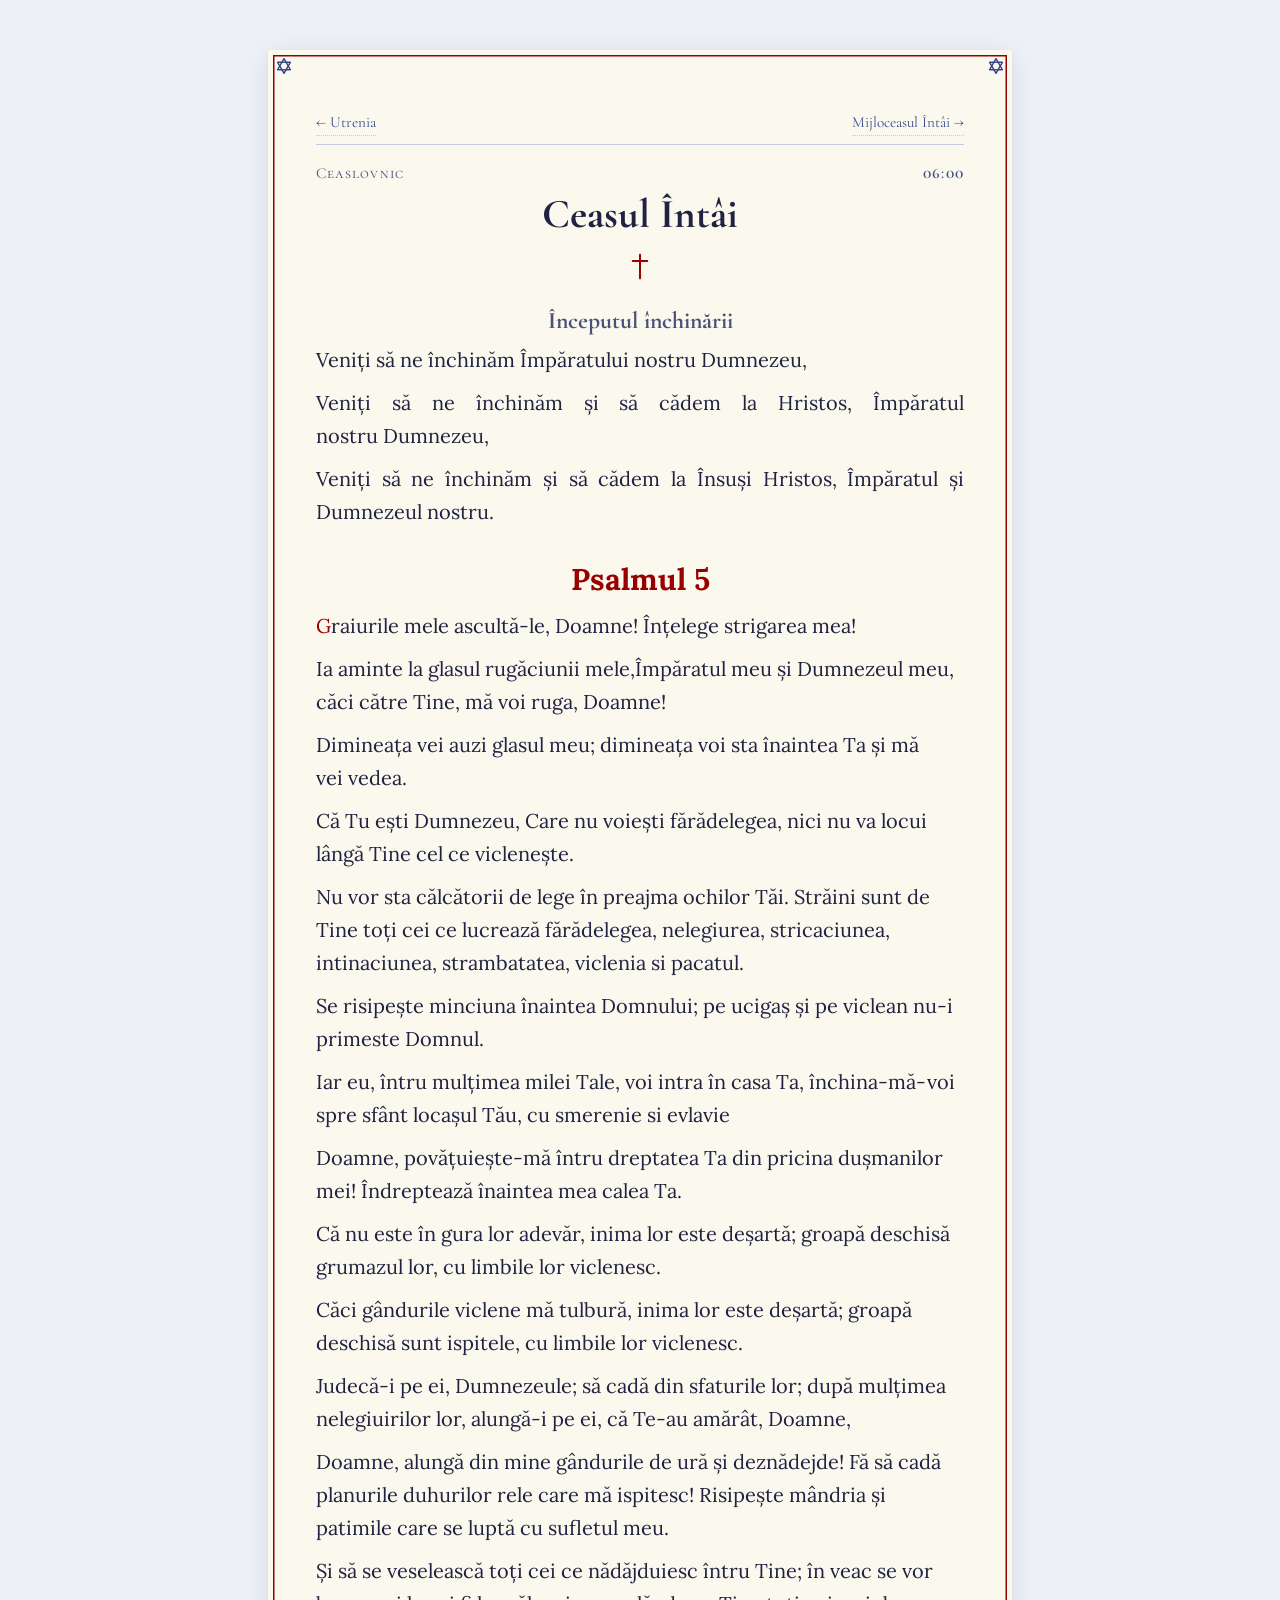
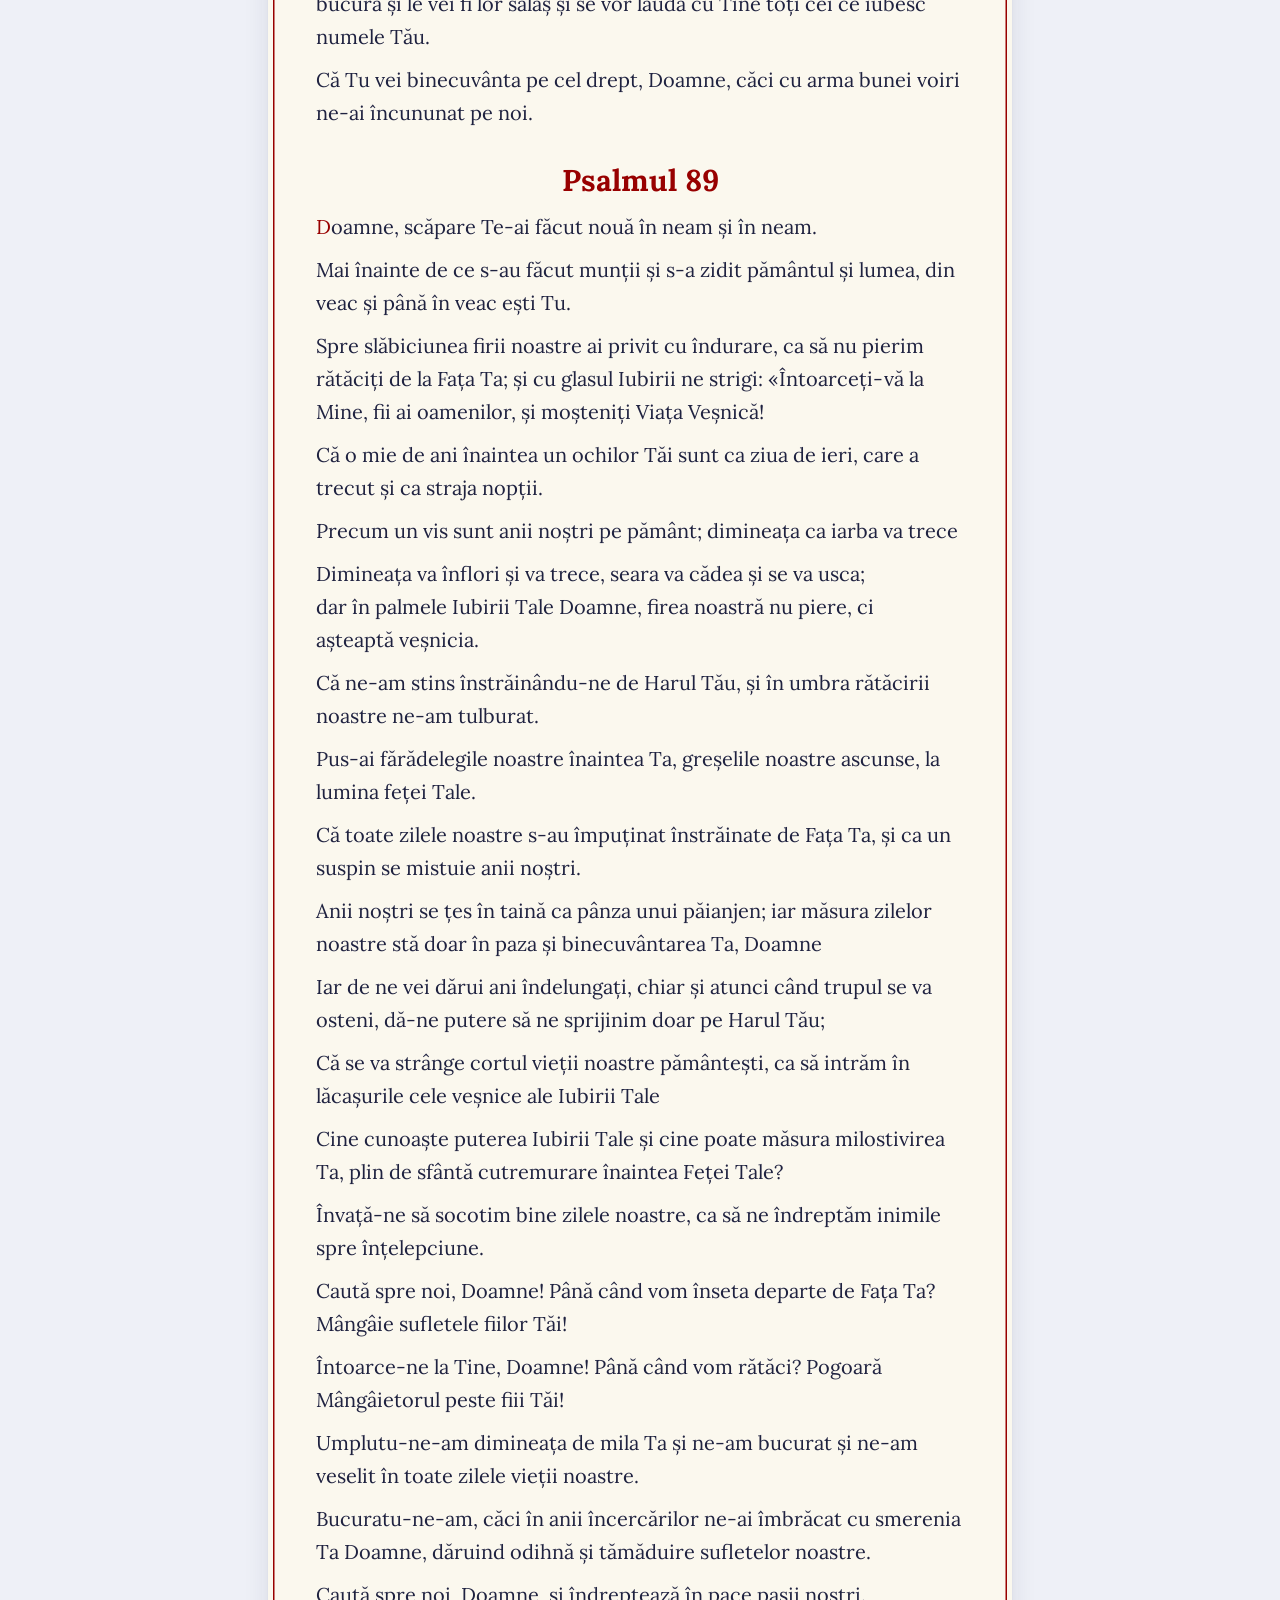
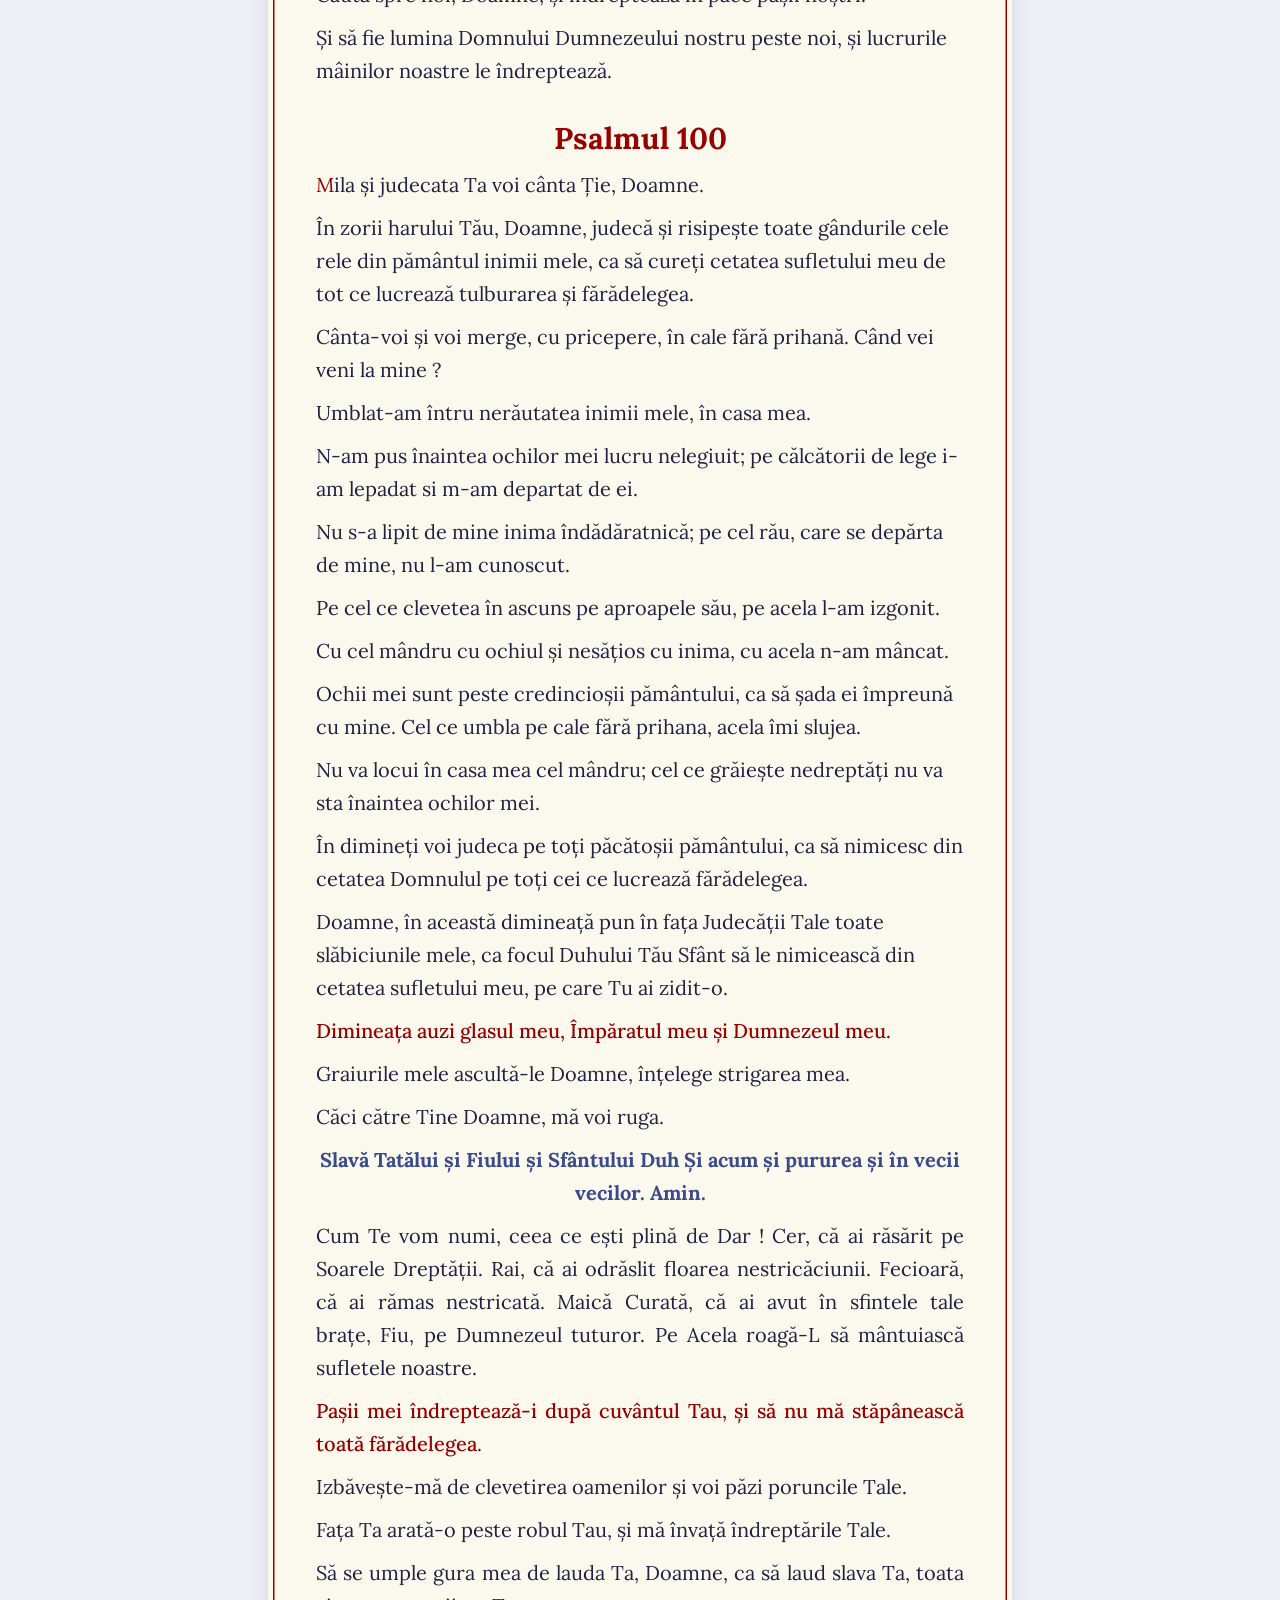
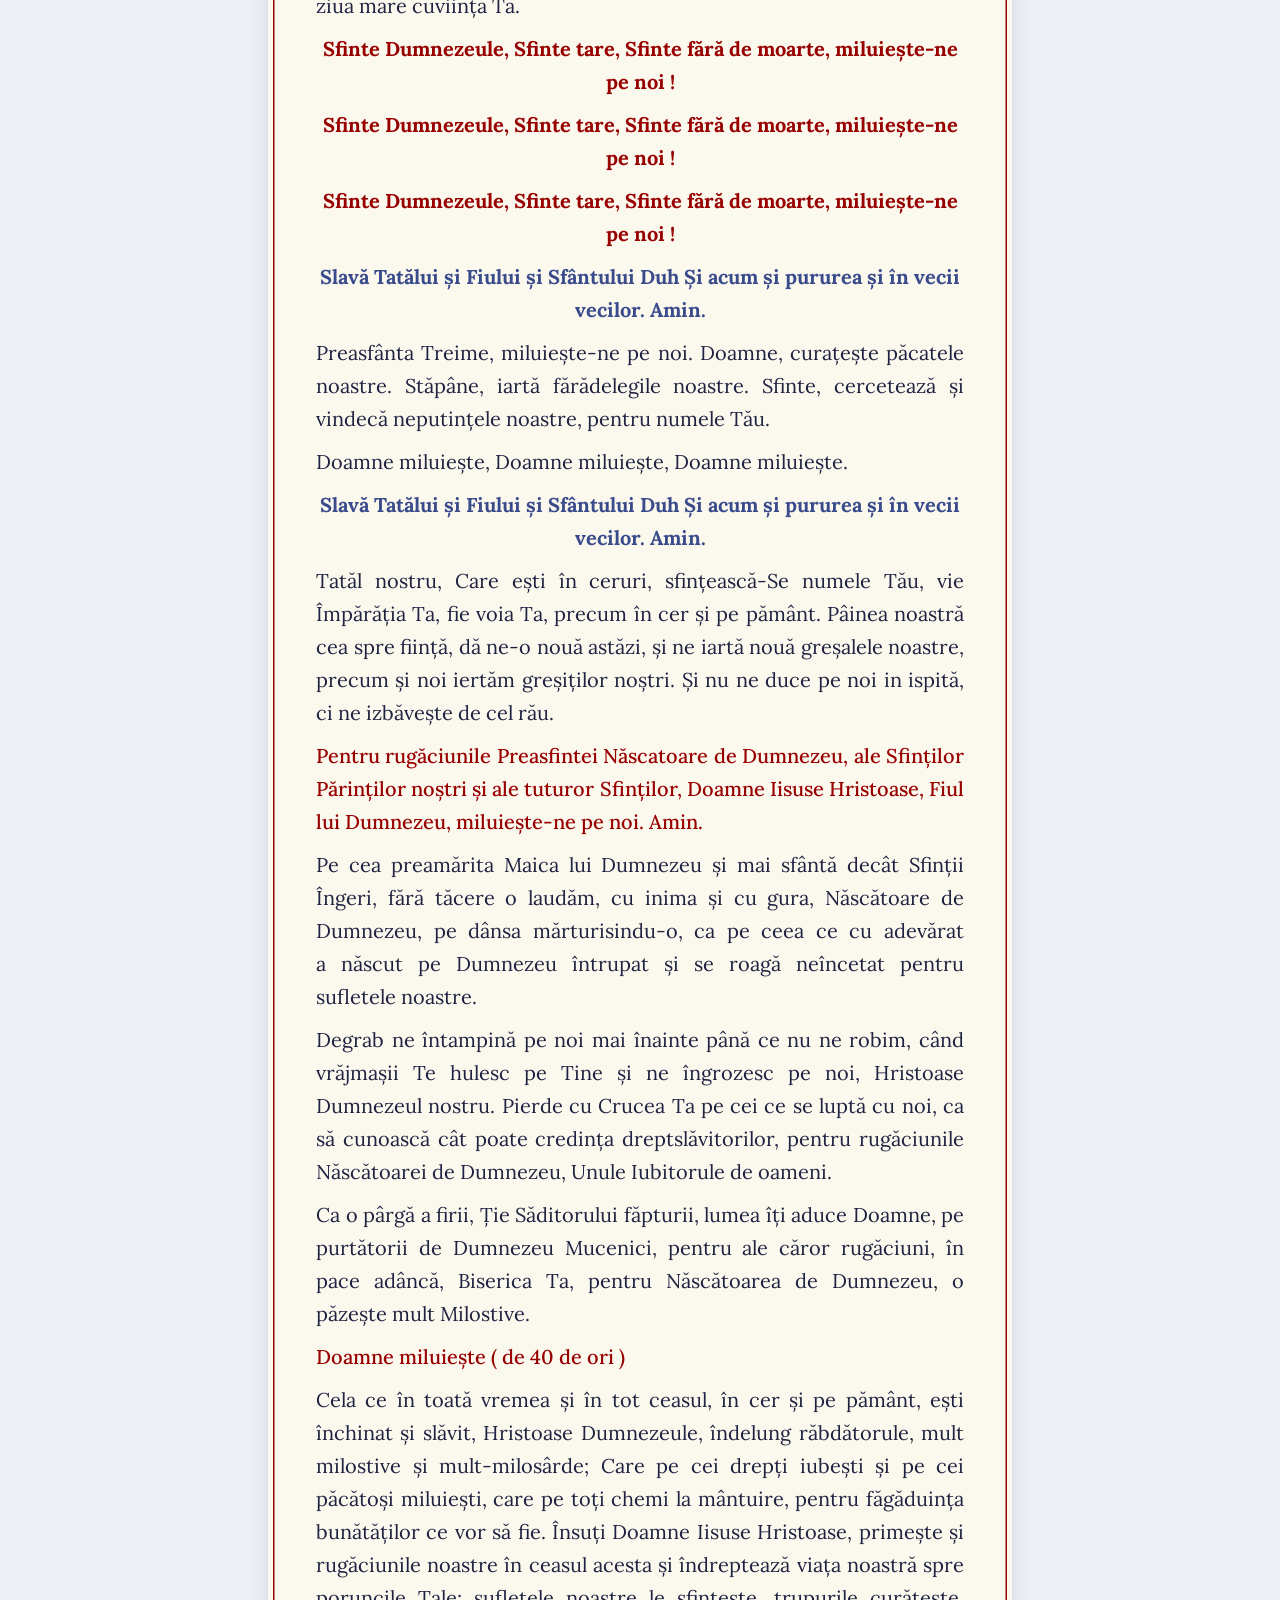
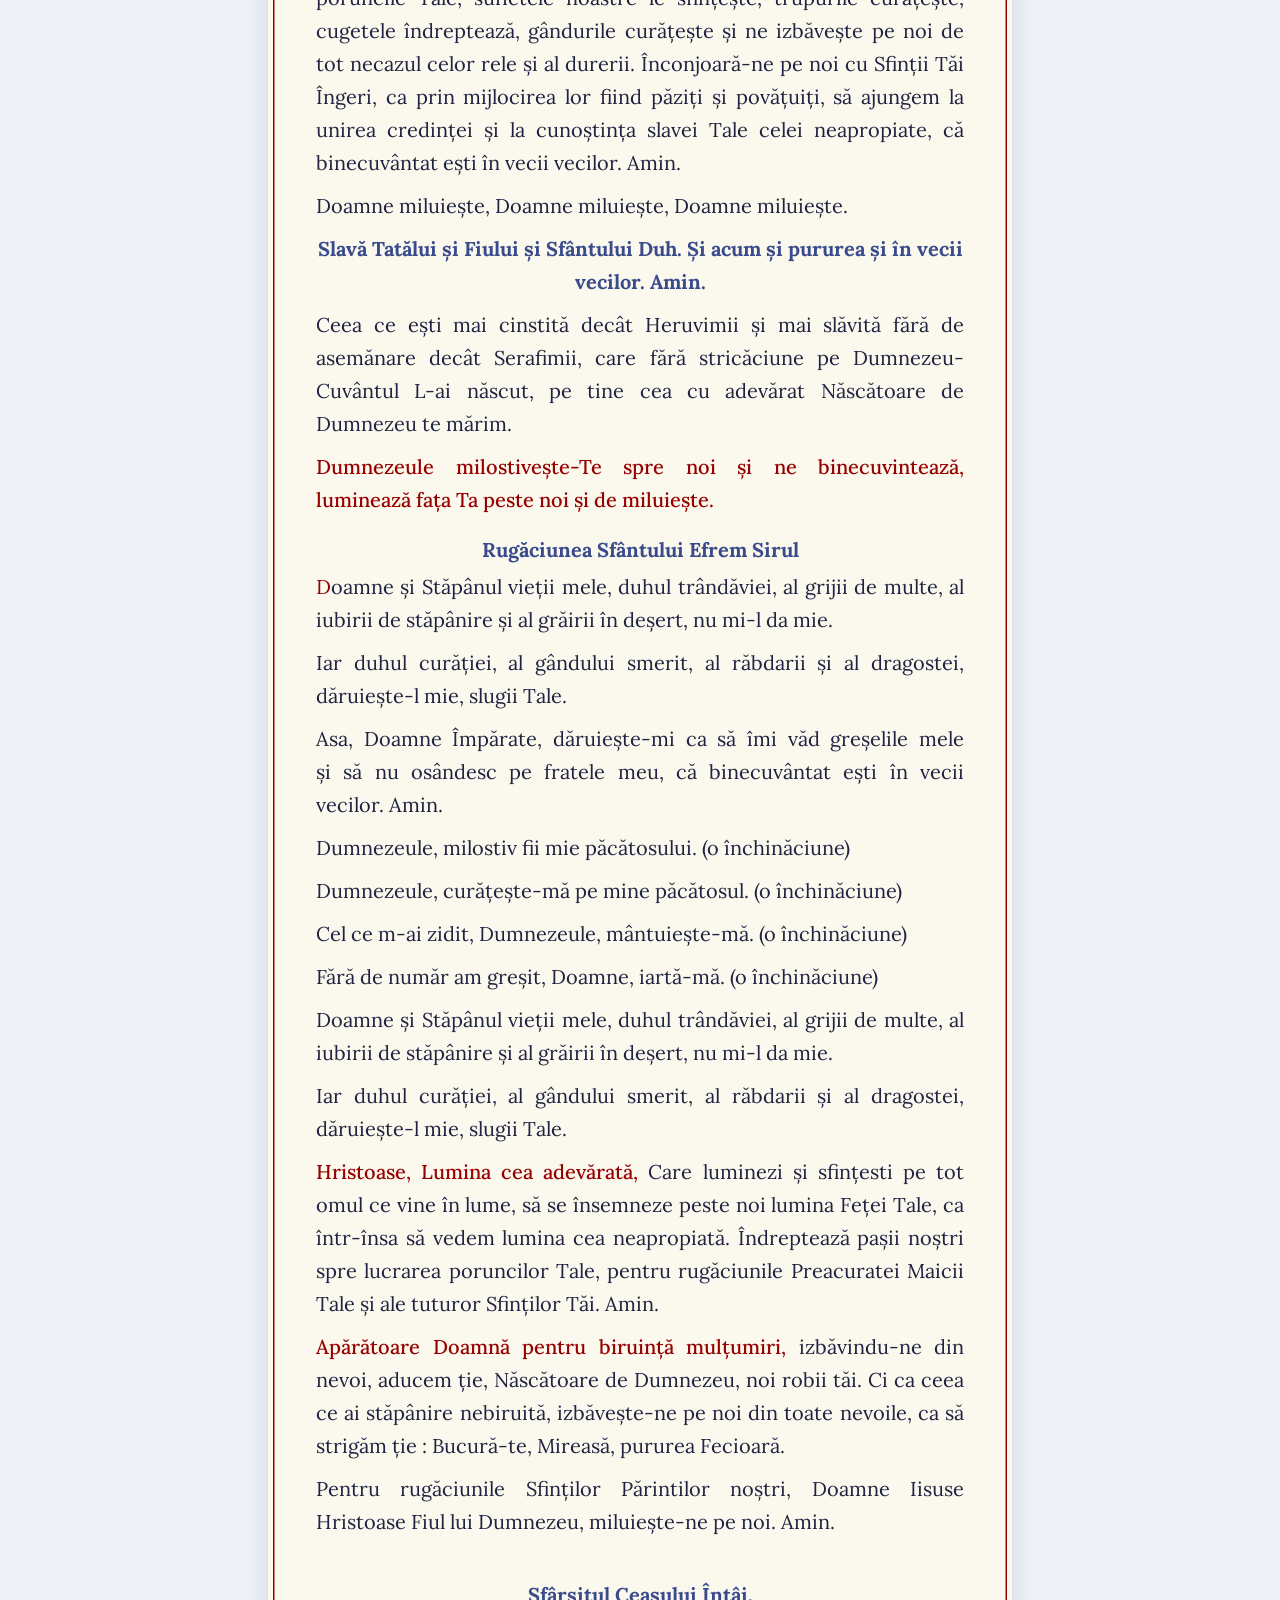
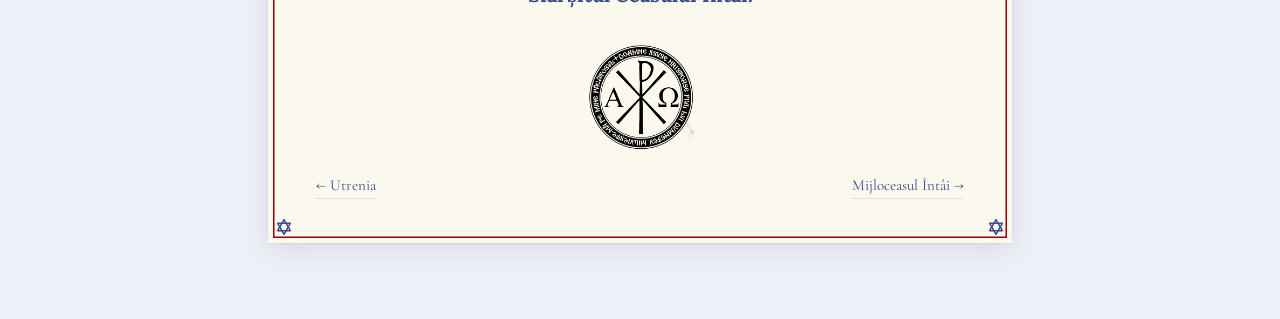
<file: docs/content/03-ceasul-1.html>
<!doctype html>
<html lang="ro">
<head>
  <meta charset="utf-8" />
  <meta name="viewport" content="width=device-width, initial-scale=1" />
  <title>Ceasul Întâi · Ceaslovnic</title>
  <link rel="preconnect" href="https://fonts.googleapis.com" />
  <link rel="preconnect" href="https://fonts.gstatic.com" crossorigin />
  <link href="https://fonts.googleapis.com/css2?family=Cormorant+Garamond:wght@500;600;700&family=Lora:ital,wght@0,400;0,500;1,400&display=swap" rel="stylesheet" />
  <link rel="stylesheet" href="../css/styles.css" />
</head>
<body>
  <article class="page">
    <div class="page__inner">
      <nav class="page__nav page__nav--top" aria-label="Navigare între ceasuri">
        <a href="02-utrenia.html" rel="prev">← Utrenia</a>
        <span class="spacer"></span>
        <a href="04-mijloceasul-1.html" rel="next">Mijloceasul Întâi →</a>
      </nav>
      <div class="page__eyebrow">
        <span>Ceaslovnic</span>
        <span class="scheduled-time">06:00</span>
      </div>
      <h1 class="page__title">Ceasul Întâi</h1>
      <hr class="page__rule" />
      <div class="page__body">
      <h3 class="align-center"><strong>Începutul închinării</strong></h3>
      <p class="align-justify">Veniți să ne închinăm Împăratului nostru Dumnezeu, </p>
      <p class="align-justify">Veniți să ne închinăm și să cădem la Hristos, Împăratul nostru Dumnezeu, </p>
      <p class="align-justify">Veniți să ne închinăm și să cădem la Însuși Hristos, Împăratul și Dumnezeul nostru.</p>
      <h2 class="align-center psalm-heading"><strong><span class="rubric">Psalmul 5</span></strong></h2>
      <p><span class="dropcap">G</span>raiurile mele ascultă-le, Doamne! Înţelege strigarea mea!</p>
      <p>Ia aminte la glasul rugăciunii mele,Împăratul meu şi Dumnezeul meu, căci către Tine, mă voi ruga, Doamne!</p>
      <p>Dimineaţa vei auzi glasul meu; dimineaţa voi sta înaintea Ta şi mă vei vedea.</p>
      <p>Că Tu eşti Dumnezeu, Care nu voieşti fărădelegea, nici nu va locui lângă Tine cel ce vicleneşte.</p>
      <p>Nu vor sta călcătorii de lege în preajma ochilor Tăi. Străini sunt de Tine  toţi cei ce lucrează fărădelegea, nelegiurea, stricaciunea, intinaciunea, strambatatea, viclenia si pacatul.</p>
      <p>Se risipeşte minciuna înaintea Domnului;  pe ucigaş şi pe viclean nu-i primeste Domnul.</p>
      <p>Iar eu, întru mulţimea milei Tale,  voi intra în casa Ta,  închina-mă-voi spre sfânt locaşul Tău, cu smerenie si evlavie</p>
      <p>Doamne, povăţuieşte-mă întru dreptatea Ta din pricina duşmanilor mei!  Îndreptează înaintea mea calea Ta.</p>
      <p>Că nu este în gura lor adevăr, inima lor este deşartă; groapă deschisă grumazul lor, cu limbile lor viclenesc.</p>
      <p>Căci gândurile viclene mă tulbură, inima lor este deşartă; groapă deschisă sunt ispitele, cu limbile lor viclenesc.</p>
      <p>Judecă-i pe ei, Dumnezeule;  să cadă din sfaturile lor;  după mulţimea nelegiuirilor lor,  alungă-i pe ei, că Te-au amărât, Doamne,</p>
      <p>Doamne, alungă din mine gândurile de ură și deznădejde! Fă să cadă planurile duhurilor rele care mă ispitesc! Risipește mândria și patimile care se luptă cu sufletul meu.</p>
      <p>Și să se veselească toţi cei ce nădăjduiesc întru Tine; în veac se vor bucura şi le vei fi lor sălaş şi se vor lăuda cu Tine toţi cei ce iubesc numele Tău.</p>
      <p>Că Tu vei binecuvânta pe cel drept, Doamne,  căci cu arma bunei voiri ne-ai încununat pe noi.</p>
      <h2 class="align-center psalm-heading"><strong><span class="rubric">Psalmul 89</span></strong></h2>
      <p><span class="dropcap">D</span>oamne, scăpare Te-ai făcut nouă în neam şi în neam.</p>
      <p>Mai înainte de ce s-au făcut munţii şi s-a zidit pământul şi lumea, din veac şi până în veac eşti Tu.</p>
      <p>Spre slăbiciunea firii noastre ai privit cu îndurare, ca să nu pierim rătăciți de la Fața Ta; și cu glasul Iubirii ne strigi: «Întoarceți-vă la Mine, fii ai oamenilor, și moșteniți Viața Veșnică!</p>
      <p>Că o mie de ani înaintea un ochilor Tăi sunt ca ziua de ieri, care a trecut şi ca straja nopţii.</p>
      <p>Precum un vis sunt anii noștri pe pământ; dimineața ca iarba va trece</p>
      <p>Dimineața va înflori și va trece, seara va cădea și se va usca; dar în palmele Iubirii Tale Doamne, firea noastră nu piere, ci așteaptă veșnicia.</p>
      <p>Că ne-am stins înstrăinându-ne de Harul Tău, și în umbra rătăcirii noastre ne-am tulburat.</p>
      <p>Pus-ai fărădelegile noastre înaintea Ta, greşelile noastre ascunse, la lumina feţei Tale.</p>
      <p>Că toate zilele noastre s-au împuținat înstrăinate de Fața Ta, și ca un suspin se mistuie anii noștri.</p>
      <p>Anii noștri se țes în taină ca pânza unui păianjen; iar măsura zilelor noastre stă doar în paza și binecuvântarea Ta, Doamne</p>
      <p>Iar de ne vei dărui ani îndelungați, chiar și atunci când trupul se va osteni, dă-ne putere să ne sprijinim doar pe Harul Tău;</p>
      <p>Că se va strânge cortul vieții noastre pământești, ca să intrăm în lăcașurile cele veșnice ale Iubirii Tale</p>
      <p>Cine cunoaşte puterea Iubirii Tale şi cine poate măsura milostivirea Ta, plin de sfântă cutremurare înaintea Feței Tale?</p>
      <p>Învaţă-ne să socotim bine zilele noastre, ca să ne îndreptăm inimile spre înţelepciune.</p>
      <p>Caută spre noi, Doamne! Până când vom înseta departe de Fața Ta? Mângâie sufletele fiilor Tăi!</p>
      <p>Întoarce-ne la Tine, Doamne! Până când vom rătăci? Pogoară Mângâietorul peste fiii Tăi!</p>
      <p>Umplutu-ne-am dimineaţa de mila Ta şi ne-am bucurat şi ne-am veselit în toate zilele vieţii noastre.</p>
      <p>Bucuratu-ne-am, căci în anii încercărilor ne-ai îmbrăcat cu smerenia Ta Doamne, dăruind odihnă și tămăduire sufletelor noastre.</p>
      <p> Caută spre noi, Doamne, și îndreptează în pace pașii noștri.</p>
      <p>Și să fie lumina Domnului Dumnezeului nostru peste noi, și lucrurile mâinilor noastre le îndreptează.</p>
      <h2 class="align-center psalm-heading"><span class="rubric">Psalmul 100</span></h2>
      <p><span class="dropcap">M</span>ila și judecata Ta voi cânta Ție, Doamne.</p>
      <p>În zorii harului Tău, Doamne, judecă și risipește toate gândurile cele rele din pământul inimii mele, ca să cureți cetatea sufletului meu de tot ce lucrează tulburarea și fărădelegea.</p>
      <p>Cânta-voi și voi merge, cu pricepere, în cale fără prihană. Când vei veni la mine ?</p>
      <p>Umblat-am întru nerăutatea inimii mele, în casa mea.</p>
      <p>N-am pus înaintea ochilor mei lucru nelegiuit; pe călcătorii de lege i-am lepadat si m-am departat de ei.</p>
      <p>Nu s-a lipit de mine inima îndădăratnică; pe cel rău, care se depărta de mine, nu l-am cunoscut.</p>
      <p> Pe cel ce clevetea în ascuns pe aproapele său, pe acela l-am izgonit.</p>
      <p> Cu cel mândru cu ochiul și nesățios cu inima, cu acela n-am mâncat.</p>
      <p>Ochii mei sunt peste credincioșii pământului, ca să șada ei împreună cu mine. Cel ce umbla pe cale fără prihana, acela îmi slujea.</p>
      <p>Nu va locui în casa mea cel mândru; cel ce grăiește nedreptăți nu va sta înaintea ochilor mei.</p>
      <p>În dimineți voi judeca pe toți păcătoșii pământului, ca să nimicesc din cetatea Domnulul pe toți cei ce lucrează fărădelegea.</p>
      <p>Doamne, în această dimineață pun în fața Judecății Tale toate slăbiciunile mele, ca focul Duhului Tău Sfânt să le nimicească din cetatea sufletului meu, pe care Tu ai zidit-o.</p>
      <p><span class="rubric">Dimineața auzi glasul meu, Împăratul meu și Dumnezeul meu. </span></p>
      <p>Graiurile mele ascultă-le Doamne, înțelege strigarea mea. </p>
      <p>Căci către Tine Doamne, mă voi ruga. </p>
      <p class="doxology">Slavă Tatălui și Fiului și Sfântului Duh Și acum și pururea și în vecii vecilor. Amin. </p>
      <p class="align-justify">Cum Te vom numi, ceea ce ești plină de Dar ! Cer, că ai răsărit pe Soarele Dreptății. Rai, că ai odrăslit floarea nestricăciunii. Fecioară, că ai rămas nestricată. Maică Curată, că ai avut în sfintele tale brațe, Fiu, pe Dumnezeul tuturor. Pe Acela roagă-L să mântuiască sufletele noastre.</p>
      <p class="align-justify"><span class="rubric">Pașii mei îndreptează-i după cuvântul Tau, și să nu mă stăpânească toată fărădelegea</span>.</p>
      <p class="align-justify">Izbăvește-mă de clevetirea oamenilor și voi păzi poruncile Tale.</p>
      <p class="align-justify">Fața Ta arată-o peste robul Tau, și mă învață îndreptările Tale.</p>
      <p class="align-justify">Să se umple gura mea de lauda Ta, Doamne, ca să laud slava Ta, toata ziua mare cuviința Ta.</p>
      <p class="trisagion">Sfinte Dumnezeule, Sfinte tare, Sfinte fără de moarte, miluiește-ne pe noi !</p>
      <p class="trisagion">Sfinte Dumnezeule, Sfinte tare, Sfinte fără de moarte, miluiește-ne pe noi !</p>
      <p class="trisagion">Sfinte Dumnezeule, Sfinte tare, Sfinte fără de moarte, miluiește-ne pe noi !</p>
      <p class="doxology"><span class="rubric">Slavă Tatălui și Fiului și Sfântului Duh Și acum și pururea și în vecii vecilor. Amin.</span></p>
      <p class="align-justify">Preasfânta Treime, miluiește-ne pe noi. Doamne, curațește păcatele noastre. Stăpâne, iartă fărădelegile noastre. Sfinte, cercetează și vindecă neputințele noastre, pentru numele Tău.</p>
      <p class="align-justify">Doamne miluiește, Doamne miluiește, Doamne miluiește.</p>
      <p class="doxology"><span class="rubric">Slavă Tatălui și Fiului și Sfântului Duh Și acum și pururea și în vecii vecilor. Amin.</span></p>
      <p class="align-justify">Tatăl nostru, Care ești în ceruri, sfințească-Se numele Tău, vie Împărăția Ta, fie voia Ta, precum în cer și pe pământ. Pâinea noastră cea spre ființă, dă ne-o nouă astăzi, și ne iartă nouă greșalele noastre, precum și noi iertăm greșiților noștri. Și nu ne duce pe noi in ispită, ci ne izbăvește de cel rău.</p>
      <p class="align-justify"><span class="rubric">Pentru rugăciunile Preasfintei Născatoare de Dumnezeu, ale Sfinților Părinților noștri și ale tuturor Sfinților, Doamne Iisuse Hristoase, Fiul lui Dumnezeu, miluiește-ne pe noi. Amin.</span></p>
      <p class="align-justify">Pe cea preamărita Maica lui Dumnezeu și mai sfântă decât Sfinții Îngeri, fără tăcere o laudăm, cu inima și cu gura, Născătoare de Dumnezeu, pe dânsa mărturisindu-o, ca pe ceea ce cu adevărat a născut pe Dumnezeu întrupat și se roagă neîncetat pentru sufletele noastre. </p>
      <p class="align-justify">Degrab ne întampină pe noi mai înainte până ce nu ne robim, când vrăjmașii Te hulesc pe Tine și ne îngrozesc pe noi, Hristoase Dumnezeul nostru. Pierde cu Crucea Ta pe cei ce se luptă cu noi, ca să cunoască cât poate credința dreptslăvitorilor, pentru rugăciunile Născătoarei de Dumnezeu, Unule Iubitorule de oameni. </p>
      <p class="align-justify">Ca o pârgă a firii, Ție Săditorului făpturii, lumea îți aduce Doamne, pe purtătorii de Dumnezeu Mucenici, pentru ale căror rugăciuni, în pace adâncă, Biserica Ta, pentru Născătoarea de Dumnezeu, o păzește mult Milostive.</p>
      <p class="align-justify"><span class="rubric">Doamne miluiește ( de 40 de ori )</span></p>
      <p class="align-justify">Cela ce în toată vremea și în tot ceasul, în cer și pe pământ, ești închinat și slăvit, Hristoase Dumnezeule, îndelung răbdătorule, mult milostive și mult-milosârde; Care pe cei drepți iubești și pe cei păcătoși miluiești, care pe toți chemi la mântuire, pentru făgăduința bunătăților ce vor să fie. Însuți Doamne Iisuse Hristoase, primește și rugăciunile noastre în ceasul acesta și îndreptează viața noastră spre poruncile Tale; sufletele noastre le sfințește, trupurile curățește, cugetele îndreptează, gândurile curățește și ne izbăvește pe noi de tot necazul celor rele și al durerii. Înconjoară-ne pe noi cu Sfinții Tăi Îngeri, ca prin mijlocirea lor fiind păziți și povățuiți, să ajungem la unirea credinței și la cunoștința slavei Tale celei neapropiate, că binecuvântat ești în vecii vecilor. Amin.</p>
      <p class="align-justify">Doamne miluiește, Doamne miluiește, Doamne miluiește.</p>
      <p class="doxology"><span class="rubric">Slavă Tatălui și Fiului și Sfântului Duh. Și acum și pururea și în vecii vecilor. Amin.</span></p>
      <p class="align-justify">Ceea ce ești mai cinstită decât Heruvimii și mai slăvită fără de asemănare decât Serafimii, care fără stricăciune pe Dumnezeu-Cuvântul L-ai născut, pe tine cea cu adevărat Născătoare de Dumnezeu te mărim.</p>
      <p class="align-justify"><span class="rubric">Dumnezeule milostivește-Te spre noi și ne binecuvintează, luminează fața Ta peste noi și de miluiește. </span></p>
      <h2 class="align-center"><span class="rubric">Rugăciunea Sfântului Efrem Sirul </span></h2>
      <p class="align-justify"><span class="dropcap">D</span>oamne și Stăpânul vieții mele, duhul trândăviei, al grijii de multe, al iubirii de stăpânire și al grăirii în deșert, nu mi-l da mie.</p>
      <p class="align-justify">Iar duhul curăției, al gândului smerit, al răbdarii și al dragostei, dăruiește-l mie, slugii Tale. </p>
      <p class="align-justify">Asa, Doamne Împărate, dăruiește-mi ca să îmi văd greșelile mele și să nu osândesc pe fratele meu, că binecuvântat ești în vecii vecilor. Amin. </p>
      <p class="align-justify">Dumnezeule, milostiv fii mie păcătosului. (o închinăciune)</p>
      <p class="align-justify">Dumnezeule, curățește-mă pe mine păcătosul. (o închinăciune)</p>
      <p class="align-justify">Cel ce m-ai zidit, Dumnezeule, mântuiește-mă. (o închinăciune)</p>
      <p class="align-justify">Fără de număr am greșit, Doamne, iartă-mă. (o închinăciune)</p>
      <p class="align-justify">Doamne și Stăpânul vieții mele, duhul trândăviei, al grijii de multe, al iubirii de stăpânire și al grăirii în deșert, nu mi-l da mie.</p>
      <p class="align-justify">Iar duhul curăției, al gândului smerit, al răbdarii și al dragostei, dăruiește-l mie, slugii Tale. </p>
      <p class="align-justify"><span class="rubric">Hristoase, Lumina cea adevărată,</span> Care luminezi și sfințesti pe tot omul ce vine în lume, să se însemneze peste noi lumina Feței Tale, ca într-însa să vedem lumina cea neapropiată. Îndreptează pașii noștri spre lucrarea poruncilor Tale, pentru rugăciunile Preacuratei Maicii Tale și ale tuturor Sfinților Tăi. Amin.</p>
      <p class="align-justify"><span class="rubric">Apărătoare Doamnă pentru biruință mulțumiri,</span> izbăvindu-ne din nevoi, aducem ție, Născătoare de Dumnezeu, noi robii tăi. Ci ca ceea ce ai stăpânire nebiruită, izbăvește-ne pe noi din toate nevoile, ca să strigăm ție : Bucură-te, Mireasă, pururea Fecioară.</p>
      <p class="align-justify">Pentru rugăciunile Sfinților Părintilor noștri, Doamne Iisuse Hristoase Fiul lui Dumnezeu, miluiește-ne pe noi. Amin.</p>
      <p class="page-ending">Sfârșitul Ceasului Întâi.</p>
      </div>
      <div class="page__footer-mark" role="presentation" aria-hidden="true"></div>
      <nav class="page__nav" aria-label="Navigare între ceasuri">
        <a href="02-utrenia.html" rel="prev">← Utrenia</a>
        <span class="spacer"></span>
        <a href="04-mijloceasul-1.html" rel="next">Mijloceasul Întâi →</a>
      </nav>
    </div>
  </article>
</body>
</html>
</file>
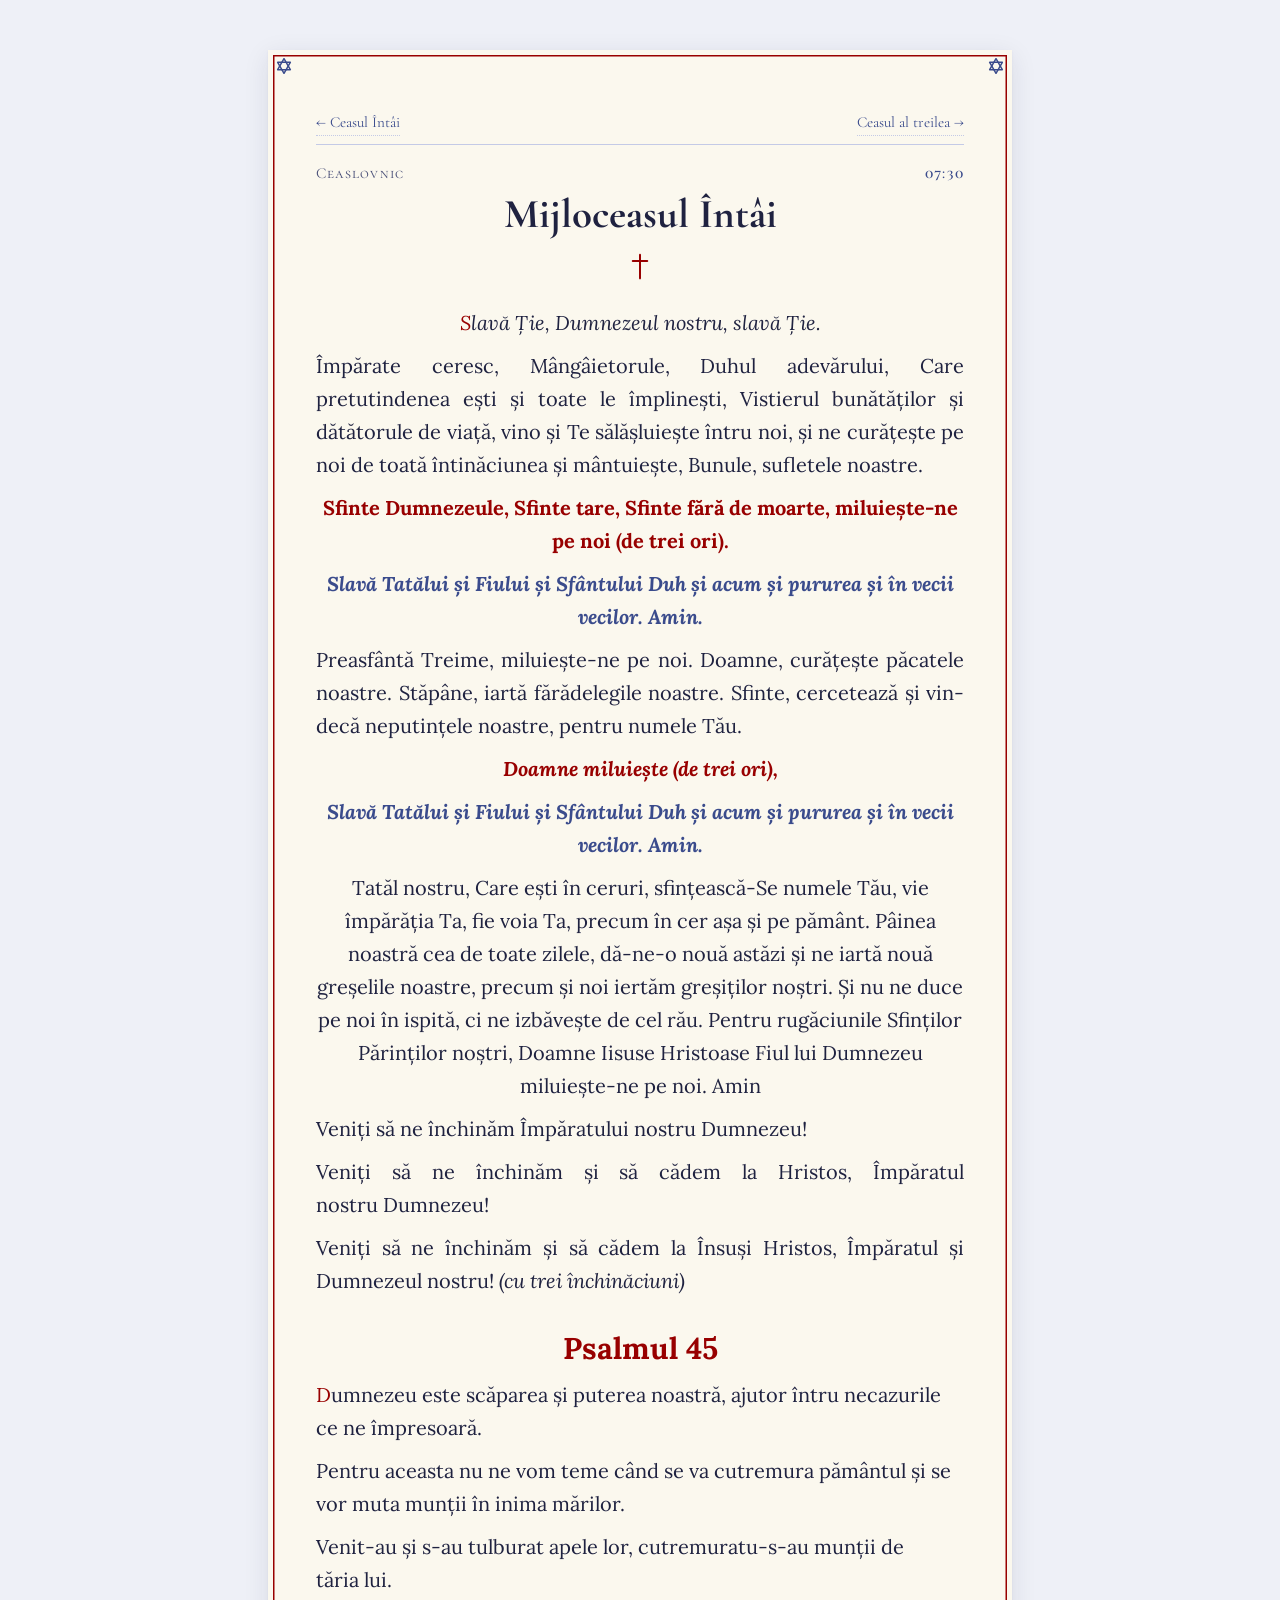
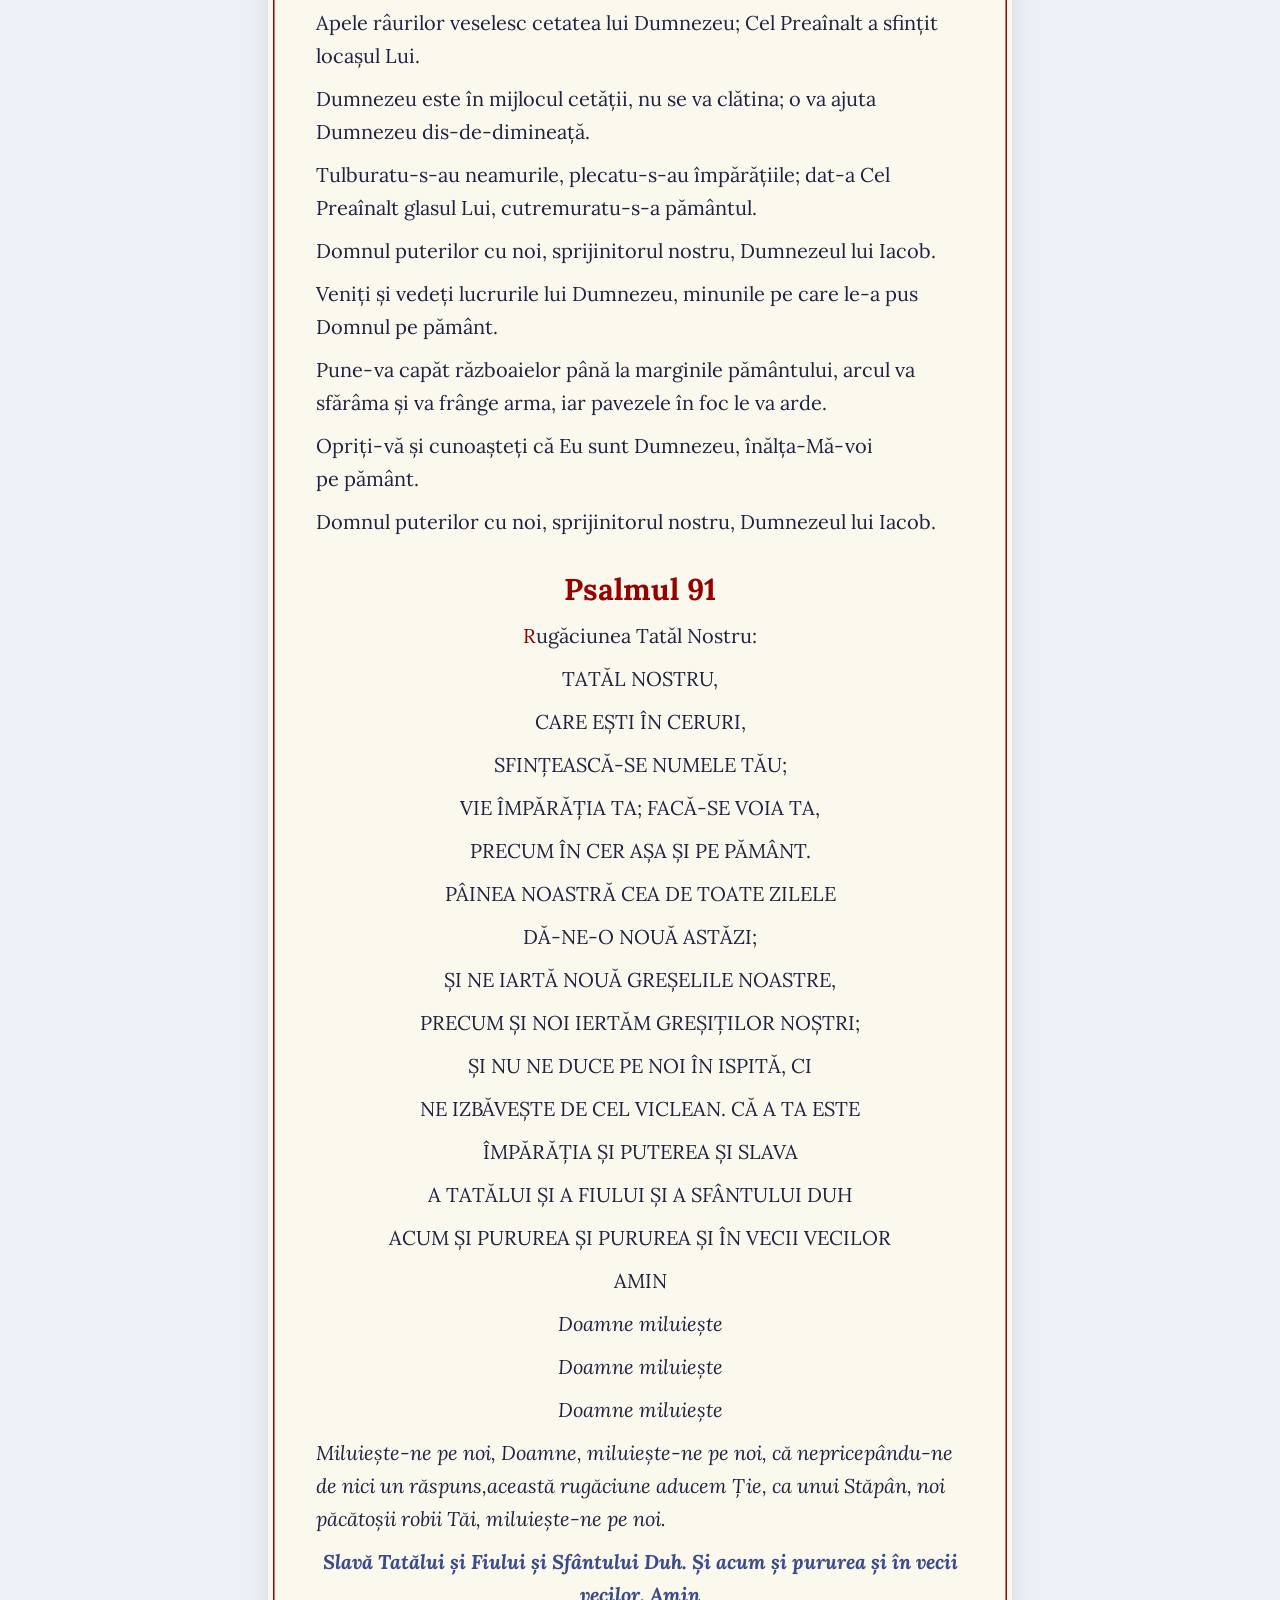
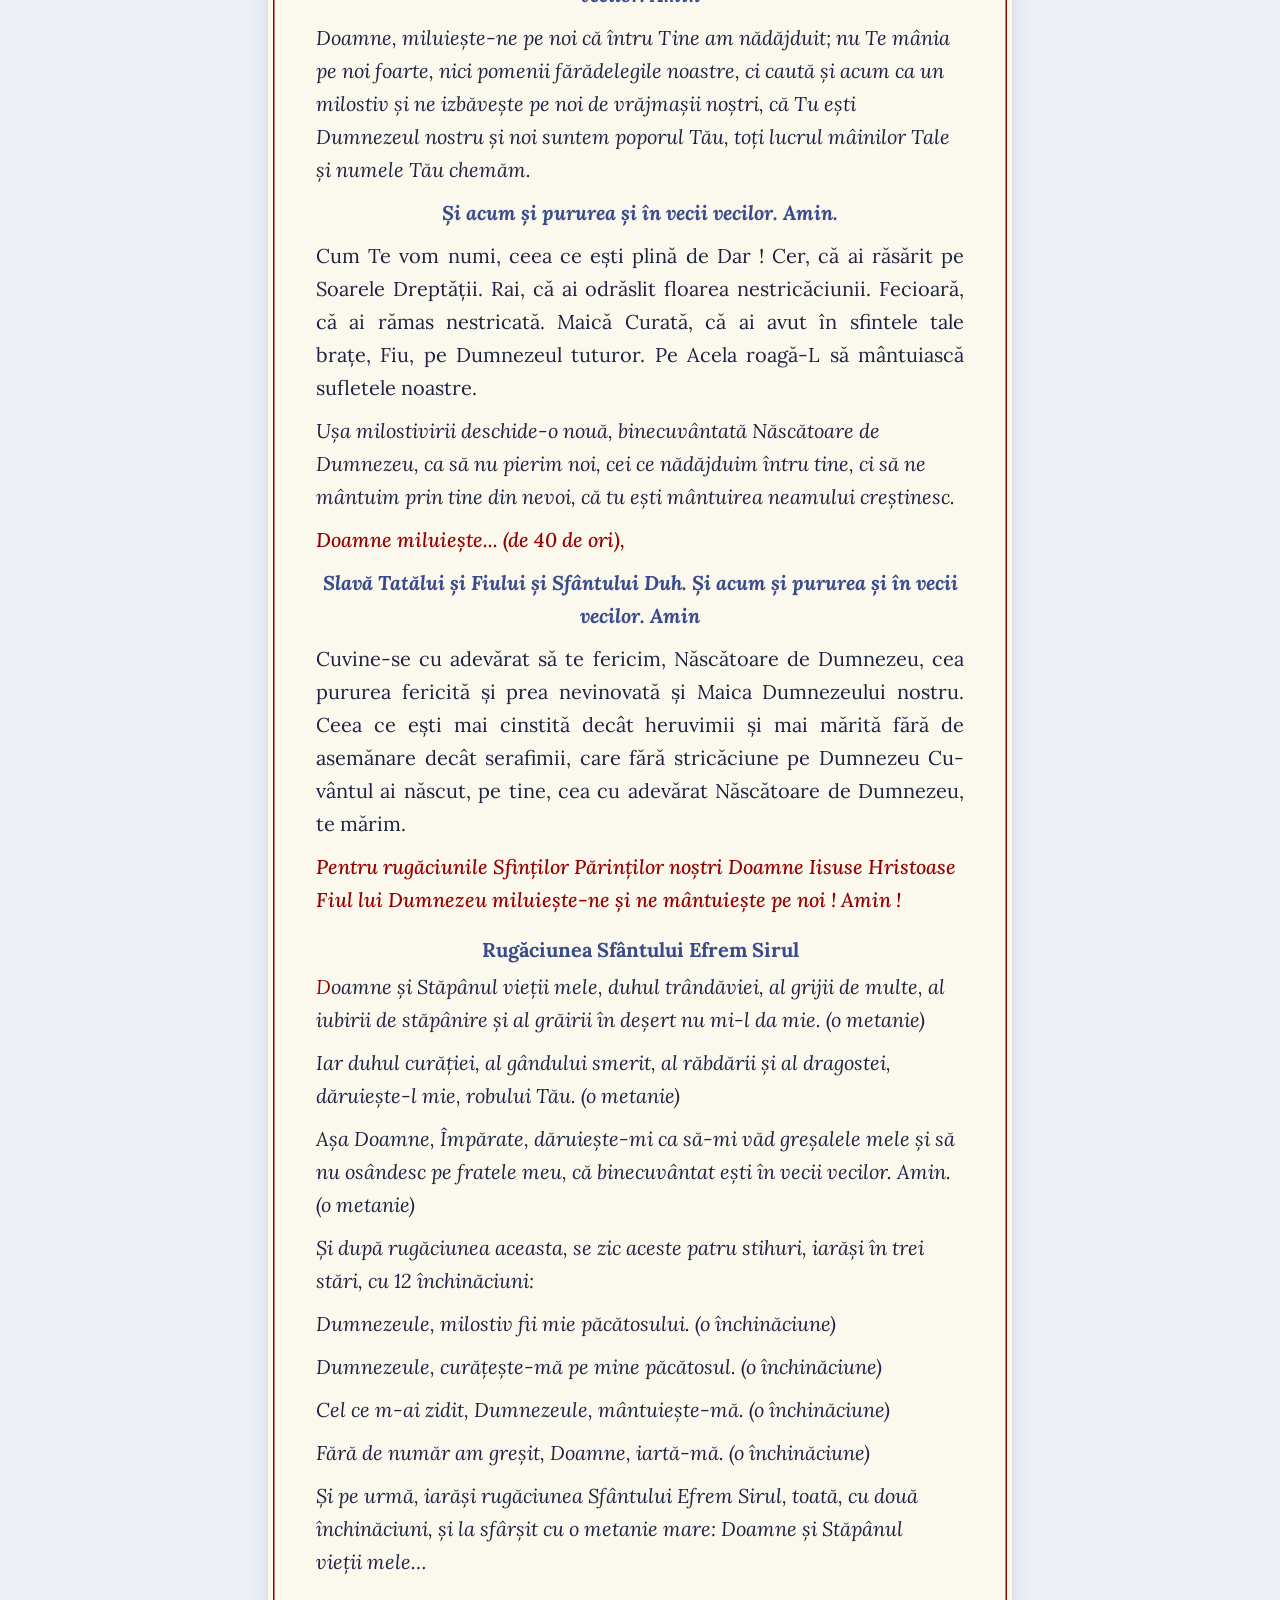
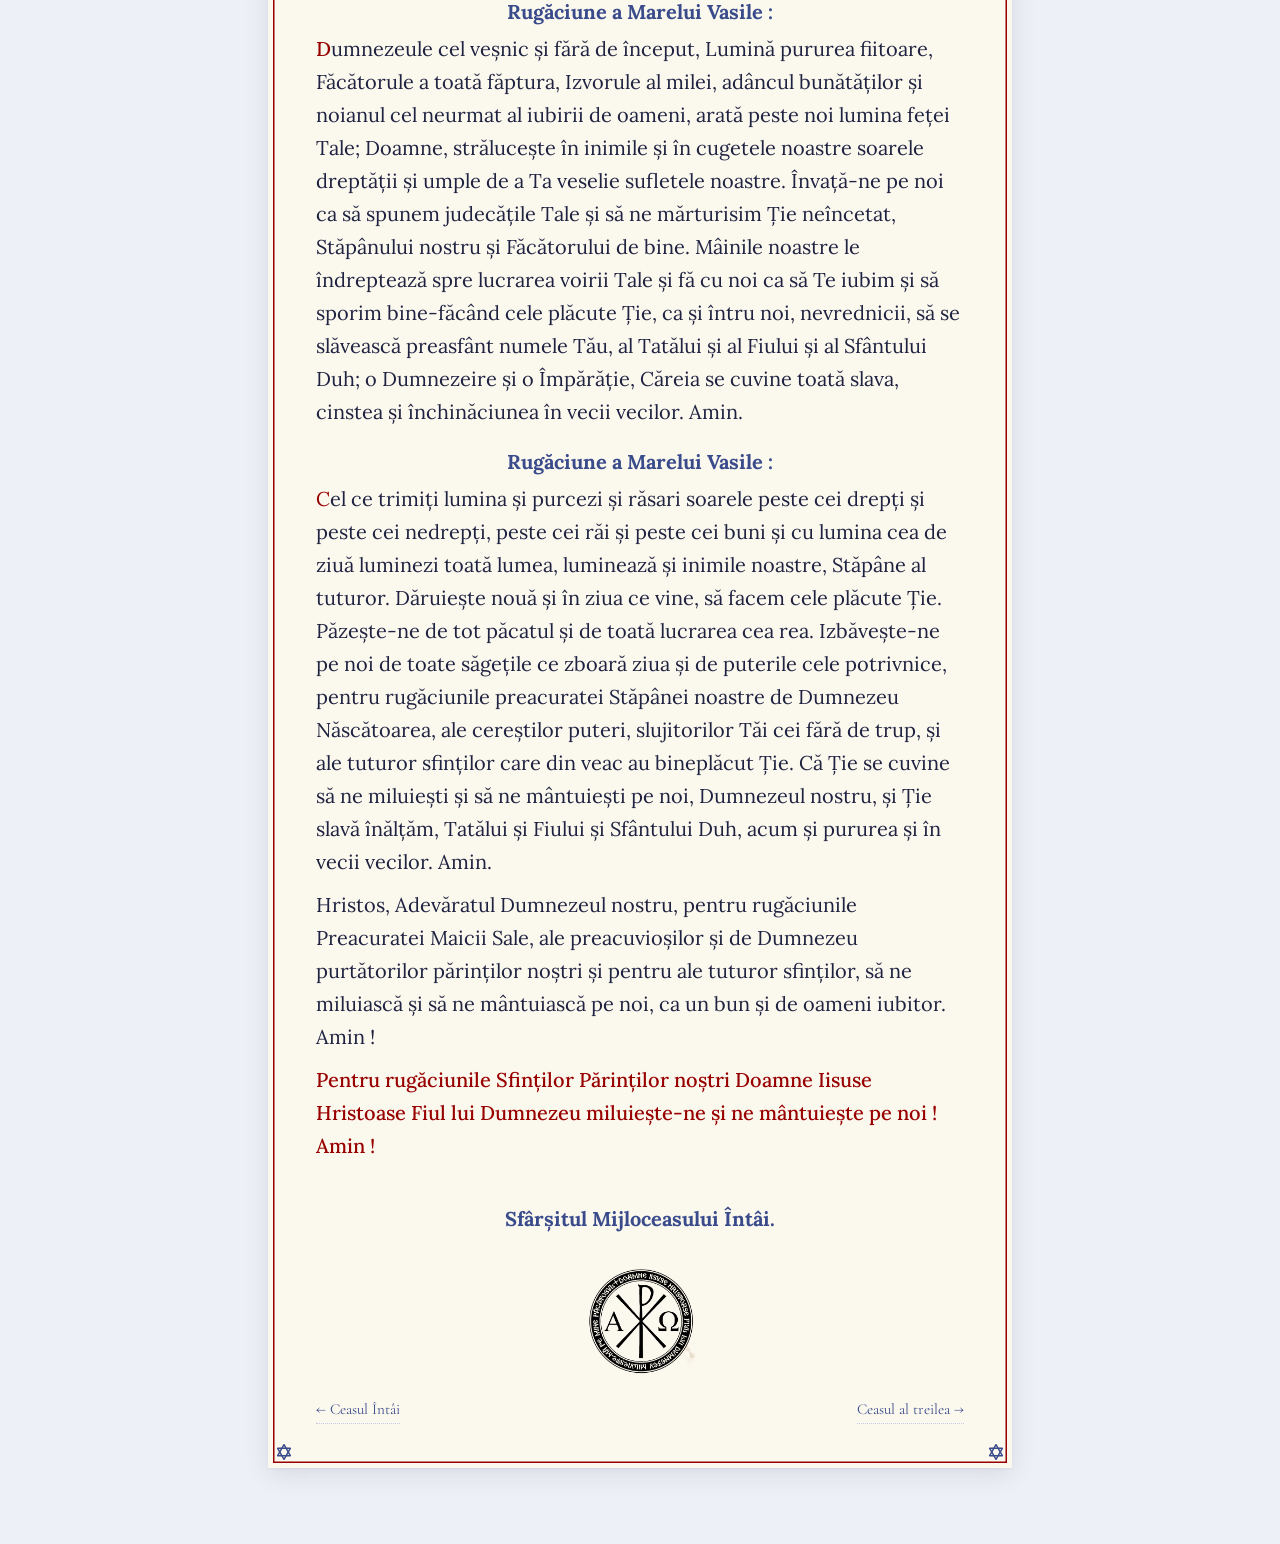
<file: docs/content/04-mijloceasul-1.html>
<!doctype html>
<html lang="ro">
<head>
  <meta charset="utf-8" />
  <meta name="viewport" content="width=device-width, initial-scale=1" />
  <title>Mijloceasul Întâi · Ceaslovnic</title>
  <link rel="preconnect" href="https://fonts.googleapis.com" />
  <link rel="preconnect" href="https://fonts.gstatic.com" crossorigin />
  <link href="https://fonts.googleapis.com/css2?family=Cormorant+Garamond:wght@500;600;700&family=Lora:ital,wght@0,400;0,500;1,400&display=swap" rel="stylesheet" />
  <link rel="stylesheet" href="../css/styles.css" />
</head>
<body>
  <article class="page">
    <div class="page__inner">
      <nav class="page__nav page__nav--top" aria-label="Navigare între ceasuri">
        <a href="03-ceasul-1.html" rel="prev">← Ceasul Întâi</a>
        <span class="spacer"></span>
        <a href="05-ceasul-3.html" rel="next">Ceasul al treilea →</a>
      </nav>
      <div class="page__eyebrow">
        <span>Ceaslovnic</span>
        <span class="scheduled-time">07:30</span>
      </div>
      <h1 class="page__title">Mijloceasul Întâi</h1>
      <hr class="page__rule" />
      <div class="page__body">
      <p class="align-center"><em><span class="dropcap">S</span>lavă Ție, Dumnezeul nostru, slavă Ție.</em></p>
      <p class="align-justify">Împărate ceresc, Mângâieto­rule, Duhul adevărului, Care pretutindenea ești și toate le îm­plinești, Vistierul bunătăților și dătătorule de viață, vino și Te sălășluiește întru noi, și ne curățește pe noi de toată întinăciunea și mântuiește, Bunule, sufletele noastre.</p>
      <p class="trisagion"><span class="rubric">Sfinte Dumnezeule, Sfinte tare, Sfinte fără de moarte, miluiește-ne pe noi </span>(de trei ori).</p>
      <p class="doxology"><strong><em>Slavă Tatălui și Fiului și Sfântului Duh și acum și pururea și în vecii vecilor</em></strong><em>. </em><strong><em>Amin.</em></strong></p>
      <p class="align-justify">Preasfântă Treime, miluiește-ne pe noi. Doam­ne, curățește păcatele noastre. Stăpâne, iartă fărădelegile noastre. Sfinte, cercetează și vin­decă neputințele noas­tre, pentru numele Tău.</p>
      <p class="kyrie"><em>Doamne miluiește (de trei ori), </em></p>
      <p class="doxology"><strong><em>Slavă Tatălui și Fiului și Sfântului Duh și acum și pururea și în vecii vecilor</em></strong><em>. </em><strong><em>Amin.</em></strong></p>
      <p class="align-center">Tatăl nostru, Care ești în ceruri, sfin­țească-Se numele Tău, vie împărăția Ta, fie voia Ta, precum în cer așa și pe pă­mânt. Pâinea noastră cea de toate zilele, dă-ne-o nouă astăzi și ne iartă nouă greșelile noastre, precum și noi iertăm greșiților noș­tri. Și nu ne duce pe noi în ispită, ci ne izbă­vește de cel rău. Pentru rugăciunile Sfinților Părinților noștri, Doamne Iisuse Hristoase Fiul lui Dumnezeu miluiește-ne pe noi. Amin</p>
      <p class="align-justify">Veniți să ne închinăm Împăratului nostru Dumnezeu!</p>
      <p class="align-justify">Veniți să ne închinăm și să cădem la Hristos, Împăratul nostru Dumnezeu!</p>
      <p class="align-justify">Veniți să ne închinăm și să cădem la Însuși Hristos, Împăratul și Dumnezeul nostru! <em>(cu trei închinăciuni)</em></p>
      <h2 class="align-center psalm-heading"><strong><span class="rubric">Psalmul 45</span></strong></h2>
      <p><span class="dropcap">D</span>umnezeu este scăparea şi puterea noastră, ajutor întru necazurile ce ne împresoară.</p>
      <p>Pentru aceasta nu ne vom teme când se va cutremura pământul şi se vor muta munţii în inima mărilor.</p>
      <p>Venit-au şi s-au tulburat apele lor, cutremuratu-s-au munţii de tăria lui.</p>
      <p>Apele râurilor veselesc cetatea lui Dumnezeu; Cel Preaînalt a sfinţit locaşul Lui.</p>
      <p>Dumnezeu este în mijlocul cetăţii, nu se va clătina; o va ajuta Dumnezeu dis-de-dimineaţă.</p>
      <p>Tulburatu-s-au neamurile, plecatu-s-au împărăţiile; dat-a Cel Preaînalt glasul Lui, cutremuratu-s-a pământul.</p>
      <p>Domnul puterilor cu noi, sprijinitorul nostru, Dumnezeul lui Iacob.</p>
      <p>Veniţi şi vedeţi lucrurile lui Dumnezeu, minunile pe care le-a pus Domnul pe pământ.</p>
      <p>Pune-va capăt războaielor până la marginile pământului, arcul va sfărâma şi va frânge arma, iar pavezele în foc le va arde.</p>
      <p>Opriţi-vă şi cunoaşteţi că Eu sunt Dumnezeu, înălţa-Mă-voi pe pământ.</p>
      <p>Domnul puterilor cu noi, sprijinitorul nostru, Dumnezeul lui Iacob.</p>
      <h2 class="align-center psalm-heading"><strong><span class="rubric">Psalmul 91</span></strong></h2>
      <p class="align-center"><span class="dropcap">R</span>ugăciunea Tatăl Nostru:</p>
      <p class="align-center">TATĂL NOSTRU, </p>
      <p class="align-center">CARE EŞTI ÎN CERURI, </p>
      <p class="align-center">SFINŢEASCĂ-SE NUMELE TĂU;</p>
      <p class="align-center">VIE ÎMPĂRĂŢIA TA; FACĂ-SE VOIA TA,</p>
      <p class="align-center">PRECUM ÎN CER AȘA ŞI PE PĂMÂNT.</p>
      <p class="align-center">PÂINEA NOASTRĂ CEA DE TOATE ZILELE</p>
      <p class="align-center">DĂ-NE-O NOUĂ ASTĂZI;</p>
      <p class="align-center">ŞI NE IARTĂ NOUĂ GREŞELILE NOASTRE,</p>
      <p class="align-center">PRECUM ŞI NOI IERTĂM GREŞIŢILOR NOŞTRI;</p>
      <p class="align-center">ŞI NU NE DUCE PE NOI ÎN ISPITĂ, CI</p>
      <p class="align-center">NE IZBĂVEŞTE DE CEL VICLEAN. CĂ A TA ESTE </p>
      <p class="align-center">ÎMPĂRĂŢIA ŞI PUTEREA ŞI SLAVA </p>
      <p class="align-center">A TATĂLUI ȘI A FIULUI ȘI A SFÂNTULUI DUH </p>
      <p class="align-center">ACUM ȘI PURUREA ȘI PURUREA ȘI ÎN VECII VECILOR</p>
      <p class="align-center">AMIN</p>
      <p class="align-center"><em>Doamne miluiește</em></p>
      <p class="align-center"><em>Doamne miluiește </em></p>
      <p class="align-center"><em>Doamne miluiește  </em></p>
      <p><em>Miluieşte-ne pe noi, Doamne, miluieşte-ne pe noi, că nepricepându-ne de nici un răspuns,această rugăciune aducem Ţie, ca unui Stăpân, noi păcătoşii robii Tăi, miluieşte-ne pe noi.</em></p>
      <p class="doxology"><em><span class="rubric">Slavă Tatălui și Fiului și Sfântului Duh. Și acum și pururea și în vecii vecilor. Amin</span></em></p>
      <p><em>Doamne, miluieşte-ne pe noi că întru Tine am nădăjduit; nu Te mânia pe noi foarte, nici pomenii fărădelegile noastre, ci caută şi acum ca un milostiv şi ne izbăveşte pe noi de vrăjmaşii noştri, că Tu eşti Dumnezeul nostru şi noi suntem poporul Tău, toţi lucrul mâinilor Tale şi numele Tău chemăm.</em></p>
      <p class="doxology"><em><span class="rubric">Și acum și pururea și în vecii vecilor. Amin.</span></em><em> </em></p>
      <p class="align-justify">Cum Te vom numi, ceea ce ești plină de Dar ! Cer, că ai răsărit pe Soarele Dreptății. Rai, că ai odrăslit floarea nestricăciunii. Fecioară, că ai rămas nestricată. Maică Curată, că ai avut în sfintele tale brațe, Fiu, pe Dumnezeul tuturor. Pe Acela roagă-L să mântuiască sufletele noastre.</p>
      <p><em> Uşa milostivirii deschide-o nouă, binecuvântată Născătoare de Dumnezeu, ca să nu pierim noi, cei ce nădăjduim întru tine, ci să ne mântuim prin tine din nevoi, că tu eşti mântuirea neamului creştinesc.</em></p>
      <p><em><span class="rubric">Doamne miluieşte... (de 40 de ori),</span></em></p>
      <p class="doxology"><em><span class="rubric">Slavă Tatălui și Fiului și Sfântului Duh. Și acum și pururea și în vecii vecilor. Amin</span></em></p>
      <p class="align-justify">Cuvine-se cu adevărat să te fericim, Născătoare de Dumnezeu, cea puru­rea fe­ricită și prea nevinovată și Maica Dumne­zeului nostru. Ceea ce ești mai cinstită decât heruvimii și mai mărită fără de ase­mănare decât serafimii, ca­re fără stri­că­ciune pe Dumnezeu Cu­vântul ai născut, pe tine, cea cu ade­vărat Năs­cătoare de Dumnezeu, te mărim.</p>
      <p><em><span class="rubric">Pentru rugăciunile Sfinților Părinților noștri Doamne Iisuse Hristoase Fiul lui Dumnezeu miluiește-ne și ne mântuiește pe noi ! Amin !</span></em></p>
      <h2 class="align-center"><strong><span class="rubric">Rugăciunea Sfântului Efrem Sirul</span></strong><strong><em><span class="rubric"> </span></em></strong></h2>
      <p><em><span class="dropcap">D</span>oamne și Stăpânul vieții mele, duhul trândăviei, al grijii de multe, al iubirii de stăpânire și al grăirii în deșert nu mi-l da mie. (o metanie)</em></p>
      <p><em>Iar duhul curăției, al gândului smerit, al răbdării și al dragostei, dăruiește-l mie, robului Tău. (o metanie)</em></p>
      <p><em>Așa Doamne, Împărate, dăruiește-mi ca să-mi văd greșalele mele și să nu osândesc pe fratele meu, că binecuvântat ești în vecii vecilor. Amin. (o metanie)</em></p>
      <p><em>Și după rugăciunea aceasta, se zic aceste patru stihuri, iarăși în trei stări, cu 12 închinăciuni:</em></p>
      <p><em>Dumnezeule, milostiv fii mie păcătosului. (o închinăciune)</em></p>
      <p><em>Dumnezeule, curățește-mă pe mine păcătosul. (o închinăciune)</em></p>
      <p><em>Cel ce m-ai zidit, Dumnezeule, mântuiește-mă. (o închinăciune)</em></p>
      <p><em>Fără de număr am greșit, Doamne, iartă-mă. (o închinăciune)</em></p>
      <p><em>Și pe urmă, iarăși rugăciunea Sfântului Efrem Sirul, toată, cu două închinăciuni, și la sfârșit cu o metanie mare: Doamne și Stăpânul vieții mele…</em></p>
      <h2 class="align-center"><strong><span class="rubric">Rugăciune a Marelui Vasile :</span></strong></h2>
      <p><span class="rubric">   <span class="dropcap">D</span></span>umnezeule cel veşnic şi fără de început, Lumină pururea fiitoare, Făcătorule a toată făptura, Izvorule al milei, adâncul bunătăţilor şi noianul cel neurmat al iubirii de oameni, arată peste noi lumina feţei Tale; Doamne, străluceşte în inimile şi în cugetele noastre soarele dreptăţii şi umple de a Ta veselie sufletele noastre. Învață-ne pe noi ca să spunem judecăţile Tale şi să ne mărturisim Ţie neîncetat, Stăpânului nostru şi Făcătorului de bine. Mâinile noastre le îndreptează spre lucrarea voirii Tale şi fă cu noi ca să Te iubim şi să sporim bine-făcând cele plăcute Ţie, ca şi întru noi, nevrednicii, să se slăvească preasfânt numele Tău, al Tatălui şi al Fiului şi al Sfântului Duh; o Dumnezeire şi o Împărăţie, Căreia se cuvine toată slava, cinstea şi închinăciunea în vecii vecilor. Amin.</p>
      <h2 class="align-center"><strong><span class="rubric">Rugăciune a Marelui Vasile :</span></strong></h2>
      <p><span class="dropcap">C</span>el ce trimiţi lumina şi purcezi şi răsari soarele peste cei drepţi şi peste cei nedrepţi, peste cei răi şi peste cei buni şi cu lumina cea de ziuă luminezi toată lumea, luminează şi inimile noastre, Stăpâne al tuturor. Dăruieşte nouă şi în ziua ce vine, să facem cele plăcute Ţie. Păzeşte-ne de tot păcatul şi de toată lucrarea cea rea. Izbăveşte-ne pe noi de toate săgeţile ce zboară ziua şi de puterile cele potrivnice, pentru rugăciunile preacuratei Stăpânei noastre de Dumnezeu Născătoarea, ale cereştilor puteri, slujitorilor Tăi cei fără de trup, şi ale tuturor sfinţilor care din veac au bineplăcut Ţie. Că Ţie se cuvine să ne miluieşti şi să ne mântuieşti pe noi, Dumnezeul nostru, şi Ţie slavă înălţăm, Tatălui şi Fiului şi Sfântului Duh, acum şi pururea şi în vecii vecilor. Amin.</p>
      <p>Hristos, Adevăratul Dumnezeul nostru, pentru rugăciunile Preacuratei Maicii Sale, ale preacuvioșilor și de Dumnezeu purtătorilor părinților noștri și pentru ale tuturor sfinților, să ne miluiască și să ne mântuiască pe noi, ca un bun și de oameni iubitor. Amin !  </p>
      <p><span class="rubric">Pentru rugăciunile Sfinților Părinților noștri Doamne Iisuse Hristoase Fiul lui Dumnezeu miluiește-ne și ne mântuiește pe noi ! Amin !</span></p>
      <p class="page-ending">Sfârșitul Mijloceasului Întâi.</p>
      </div>
      <div class="page__footer-mark" role="presentation" aria-hidden="true"></div>
      <nav class="page__nav" aria-label="Navigare între ceasuri">
        <a href="03-ceasul-1.html" rel="prev">← Ceasul Întâi</a>
        <span class="spacer"></span>
        <a href="05-ceasul-3.html" rel="next">Ceasul al treilea →</a>
      </nav>
    </div>
  </article>
</body>
</html>
</file>
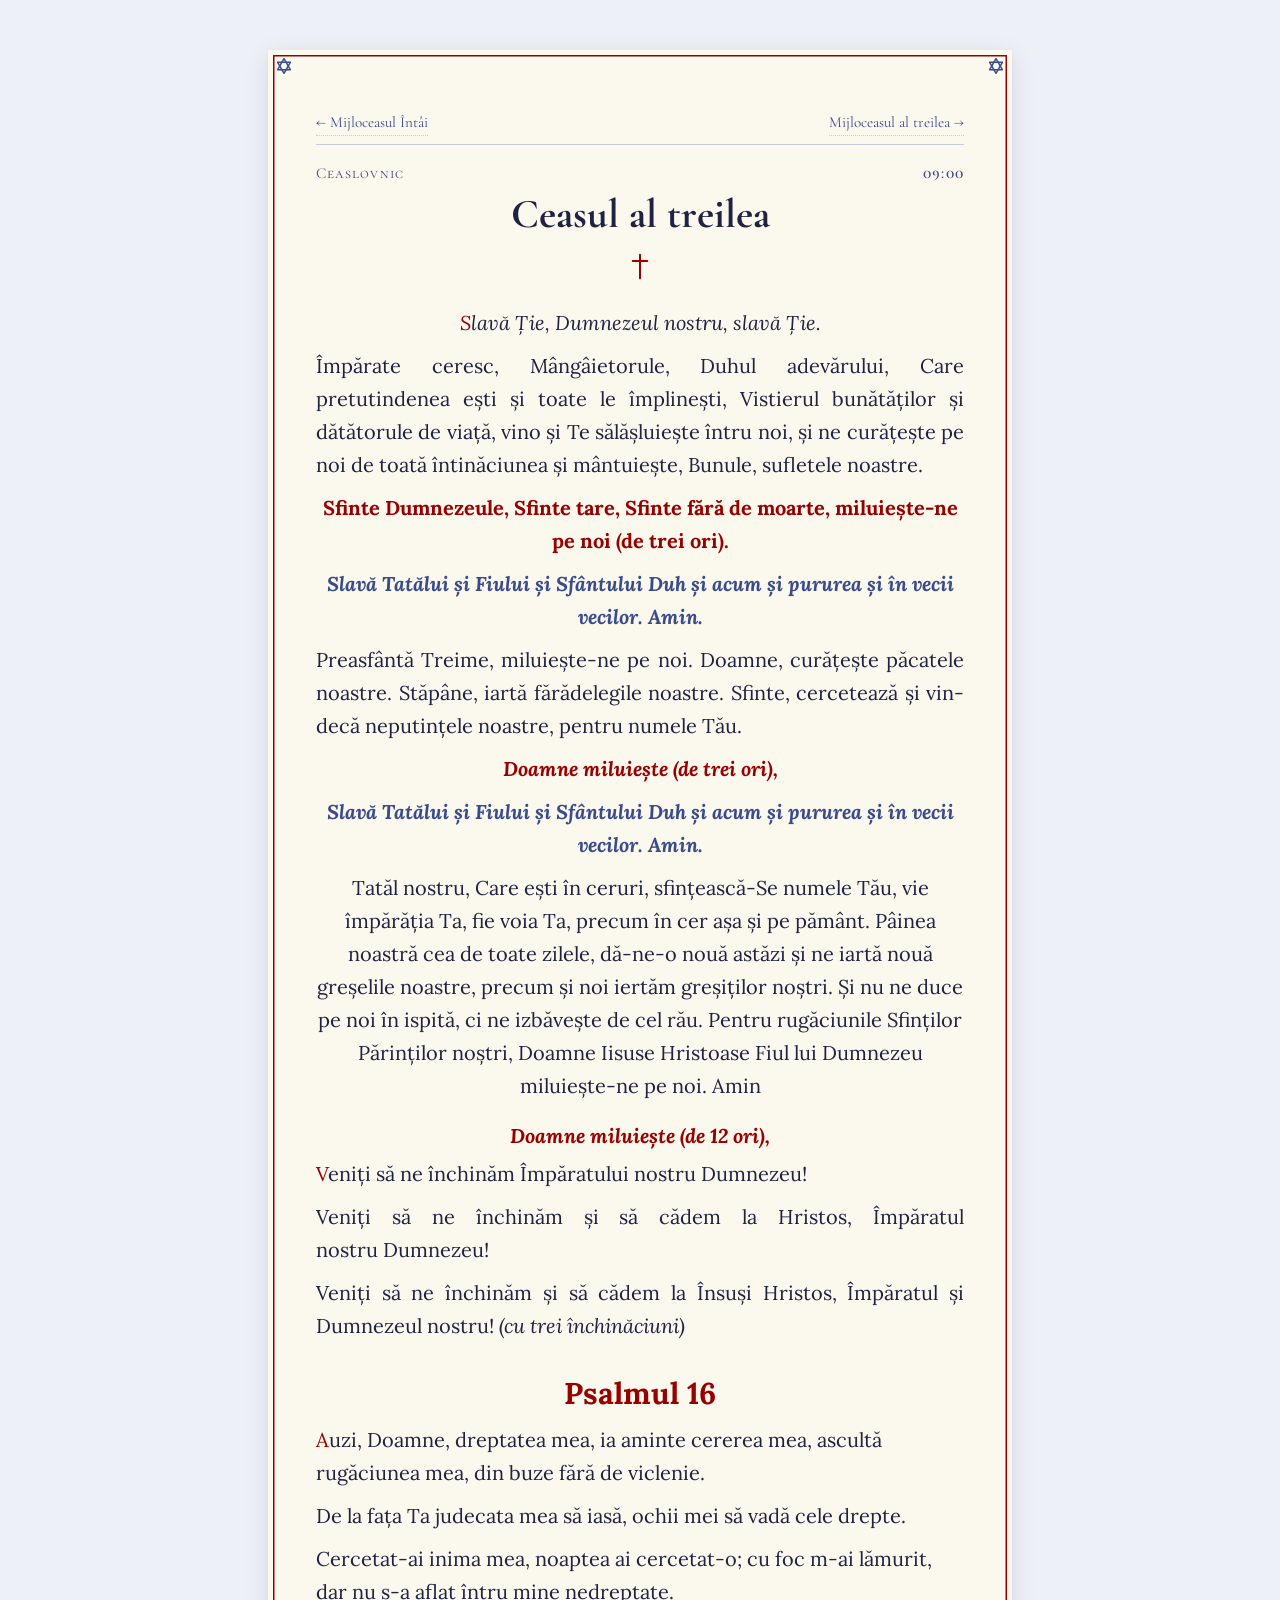
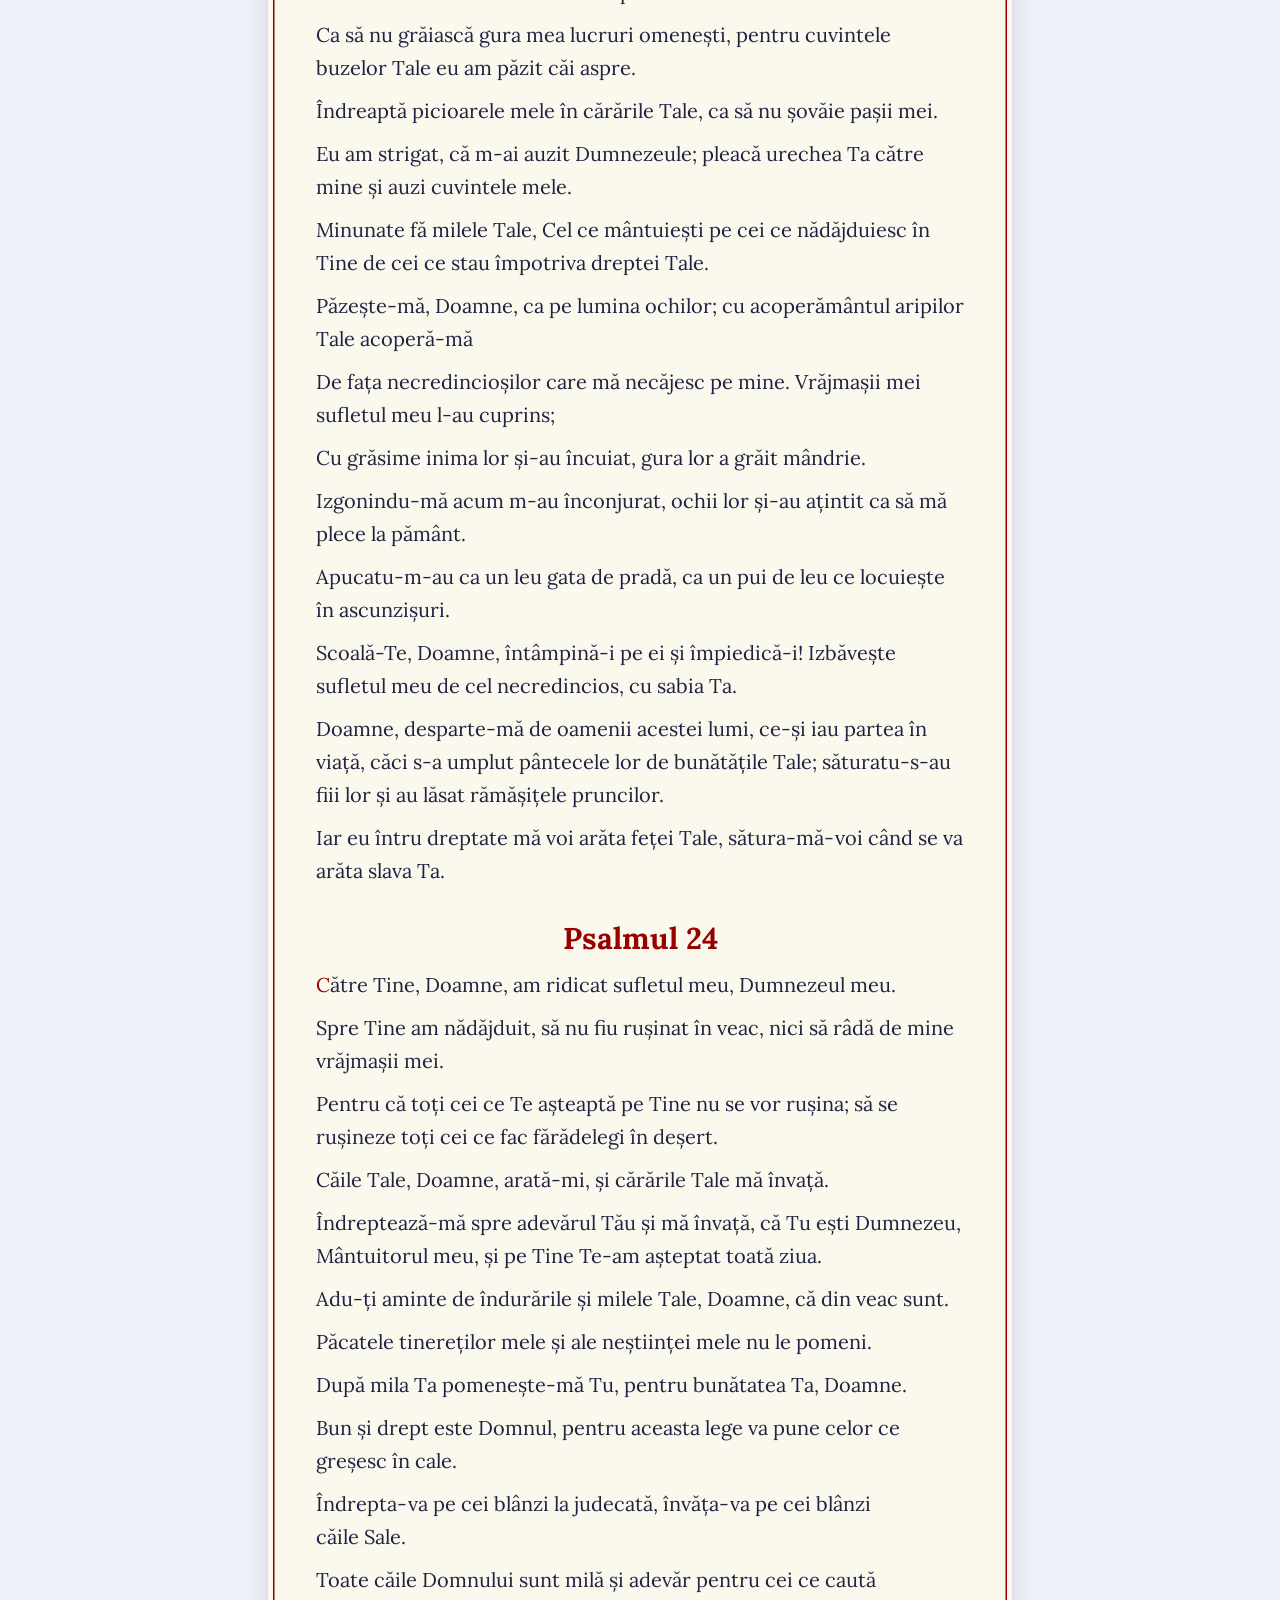
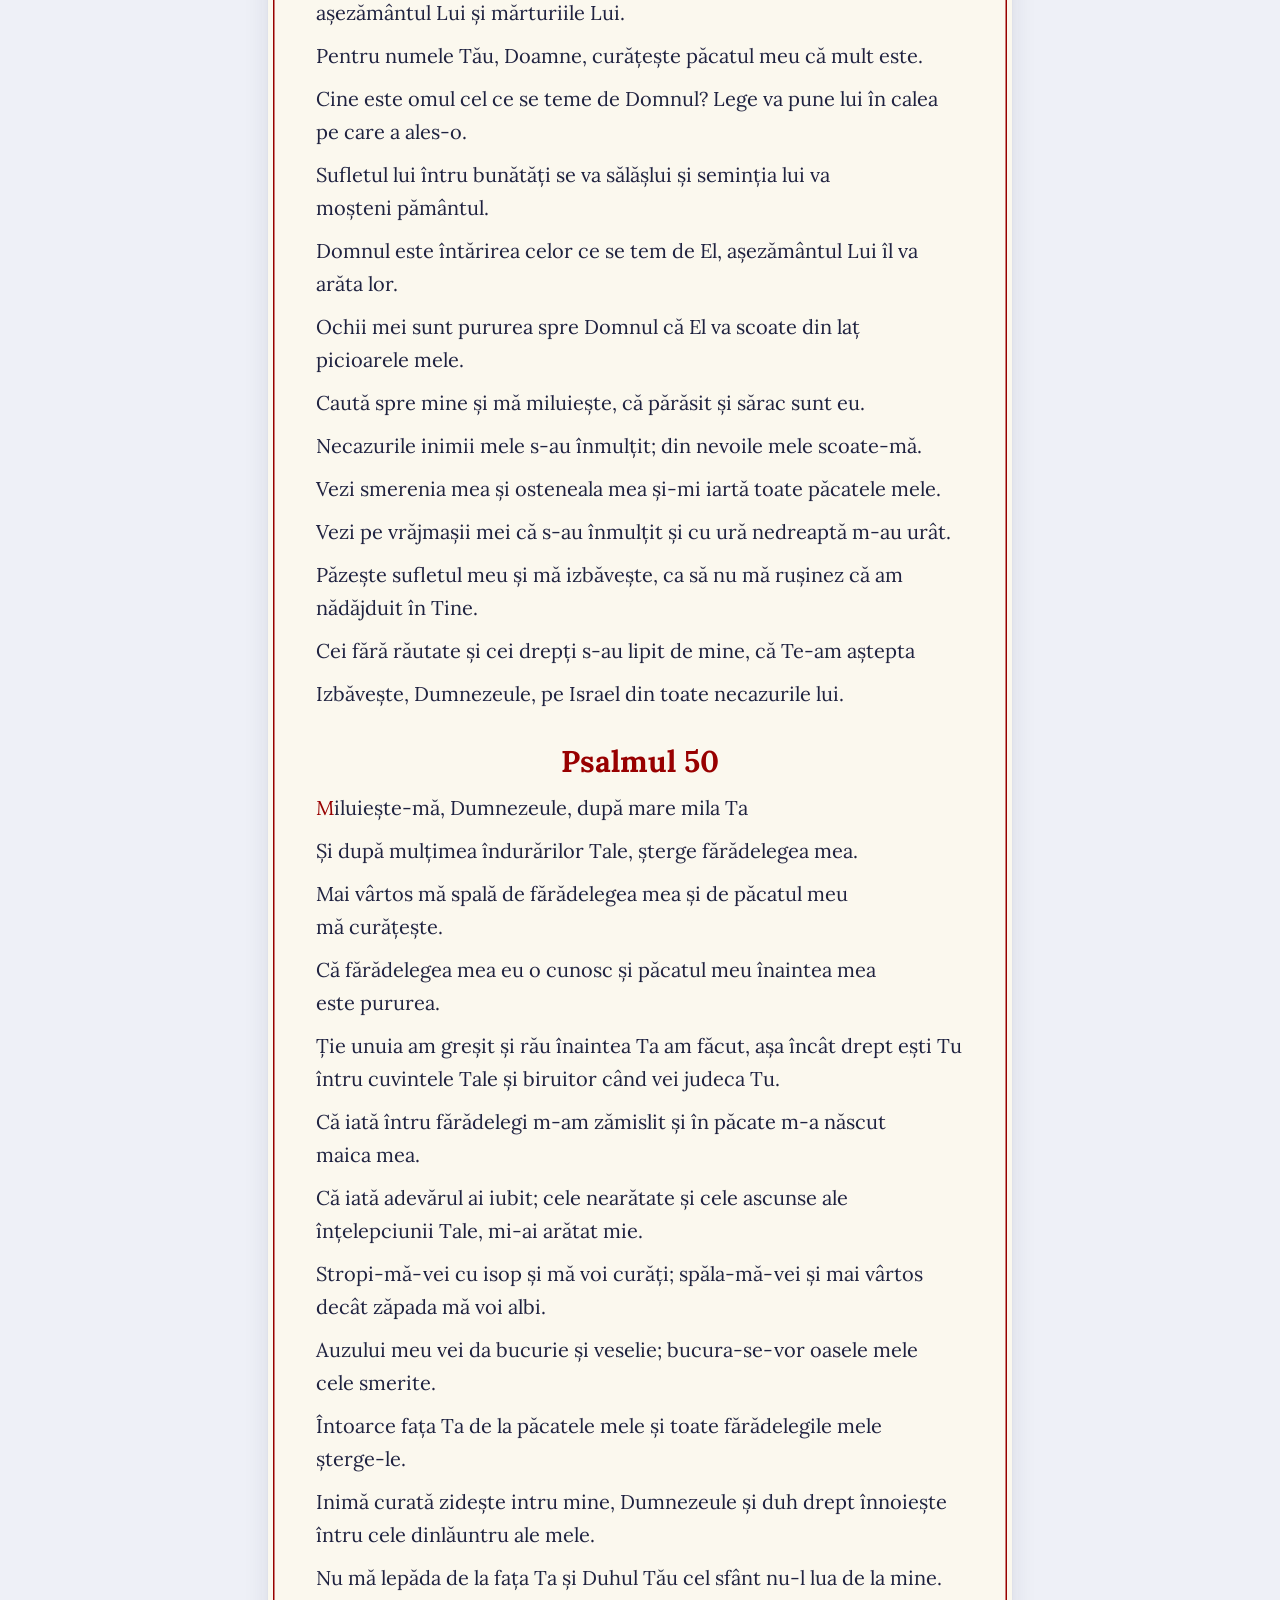
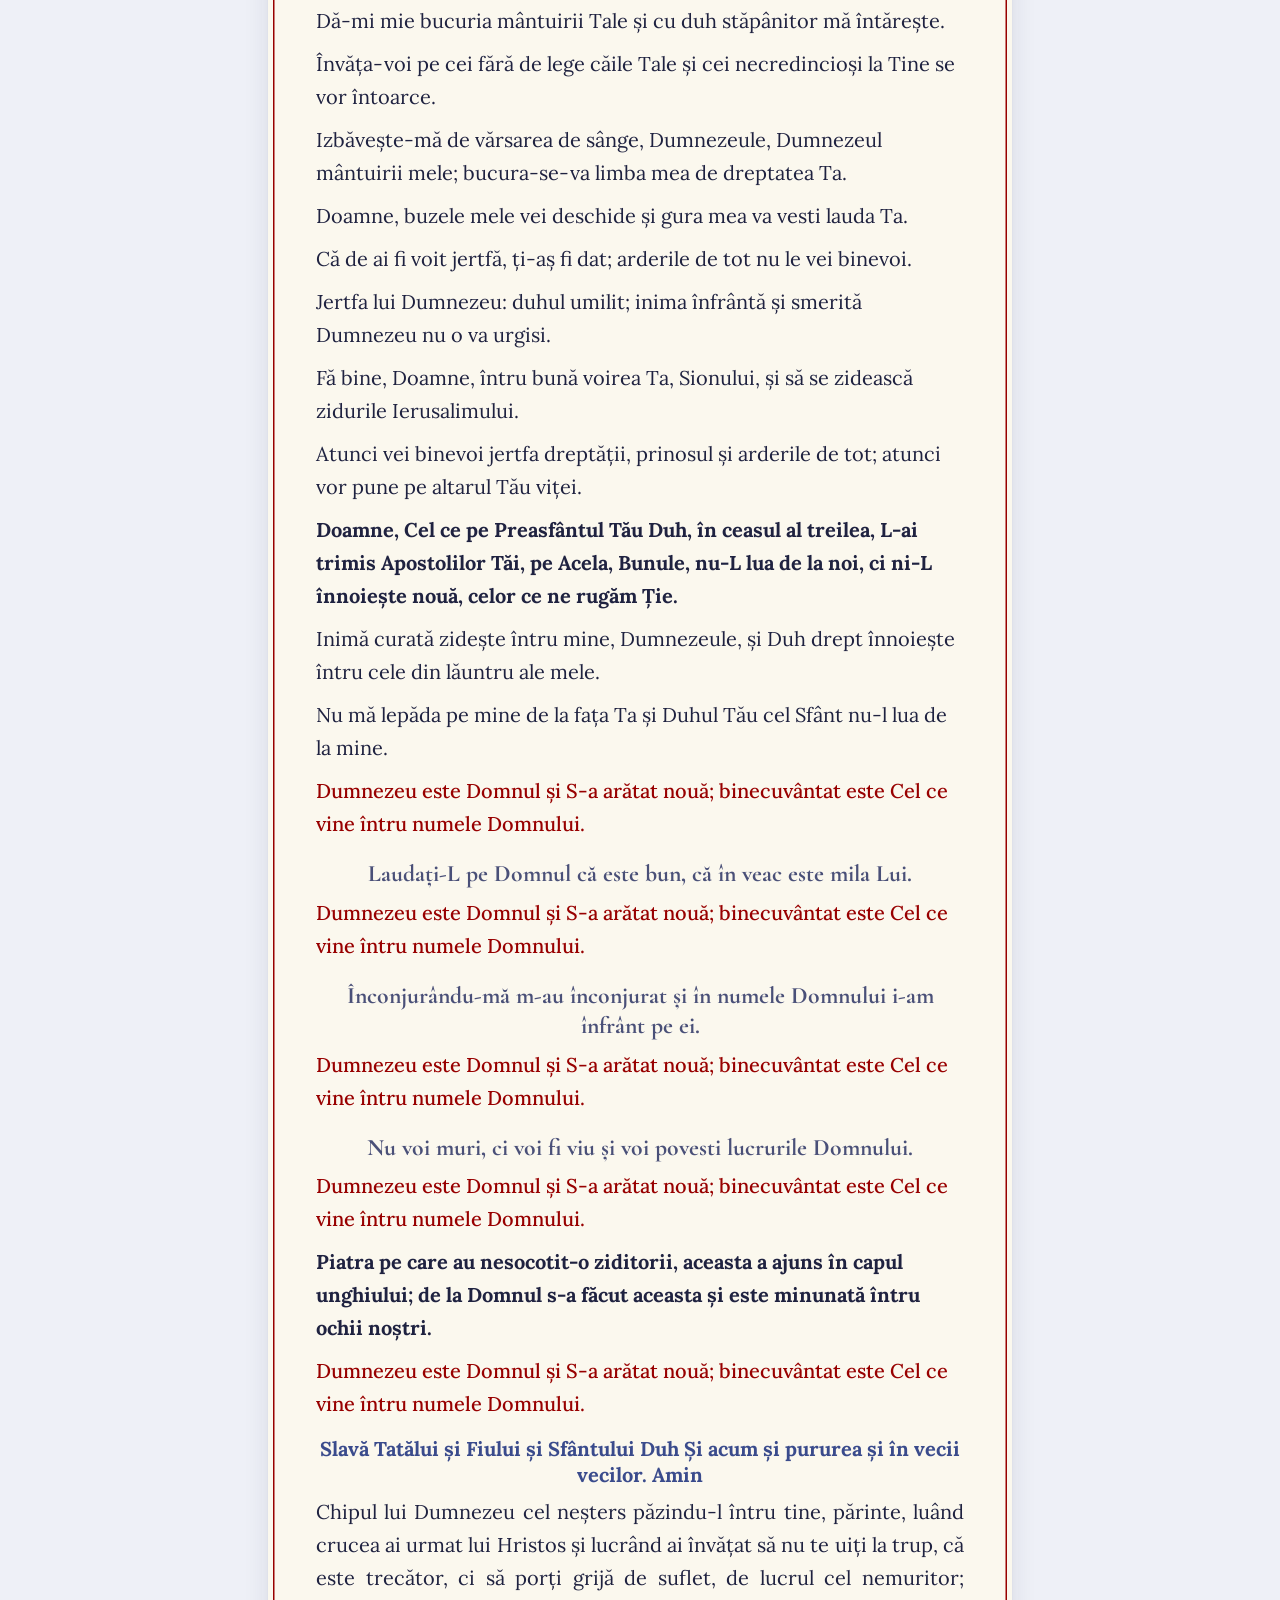
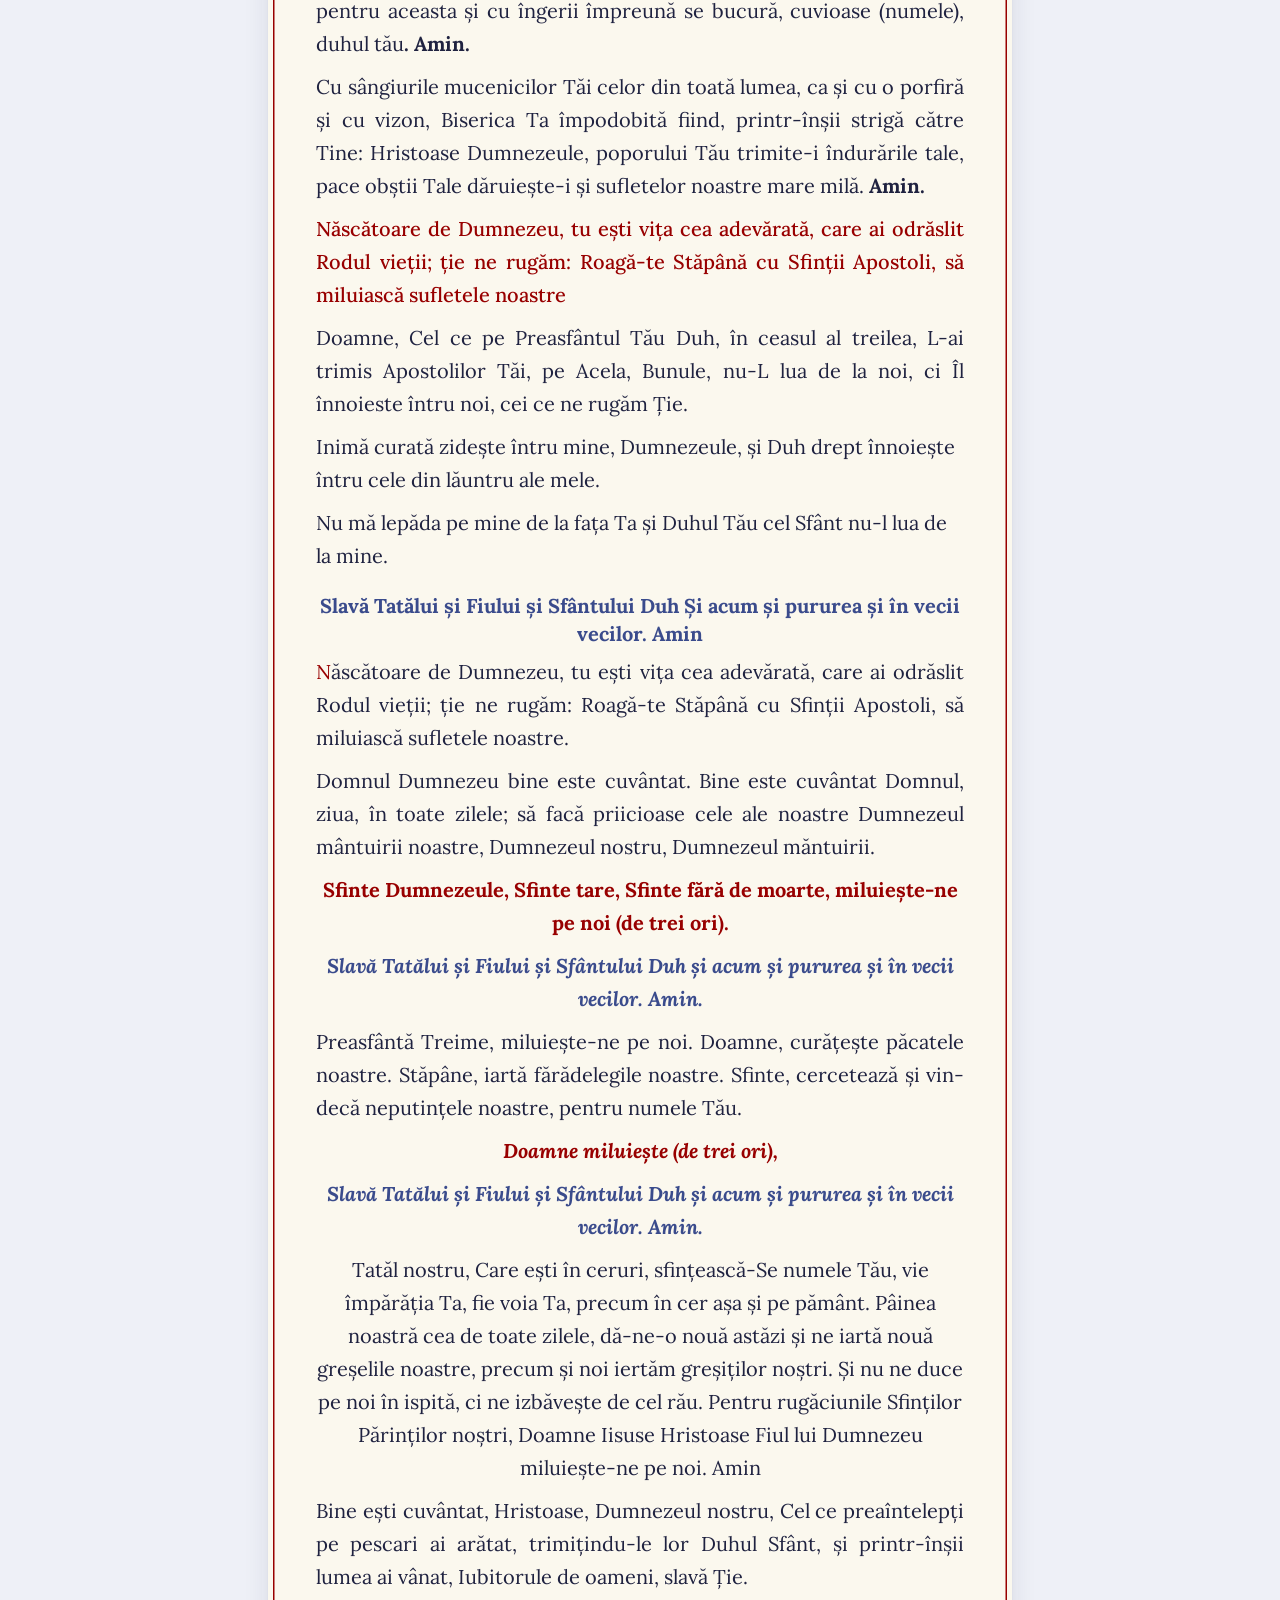
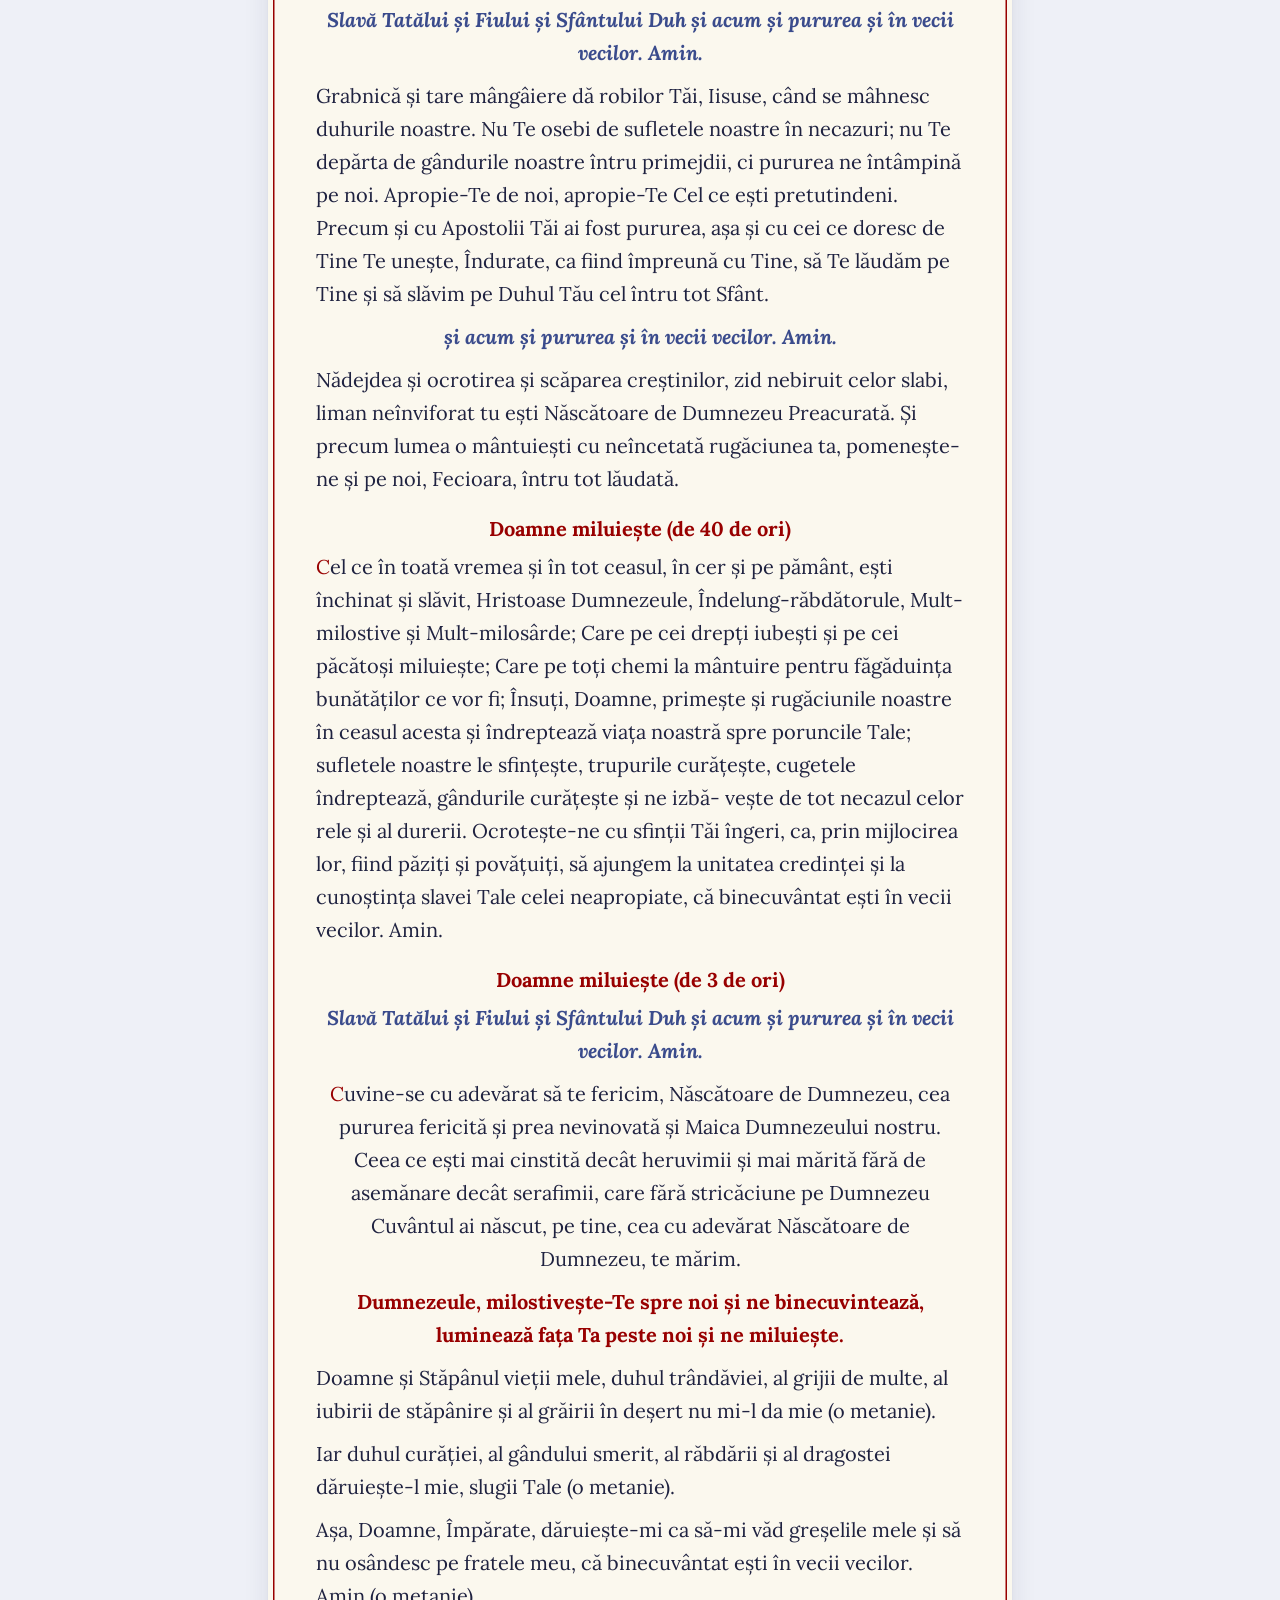
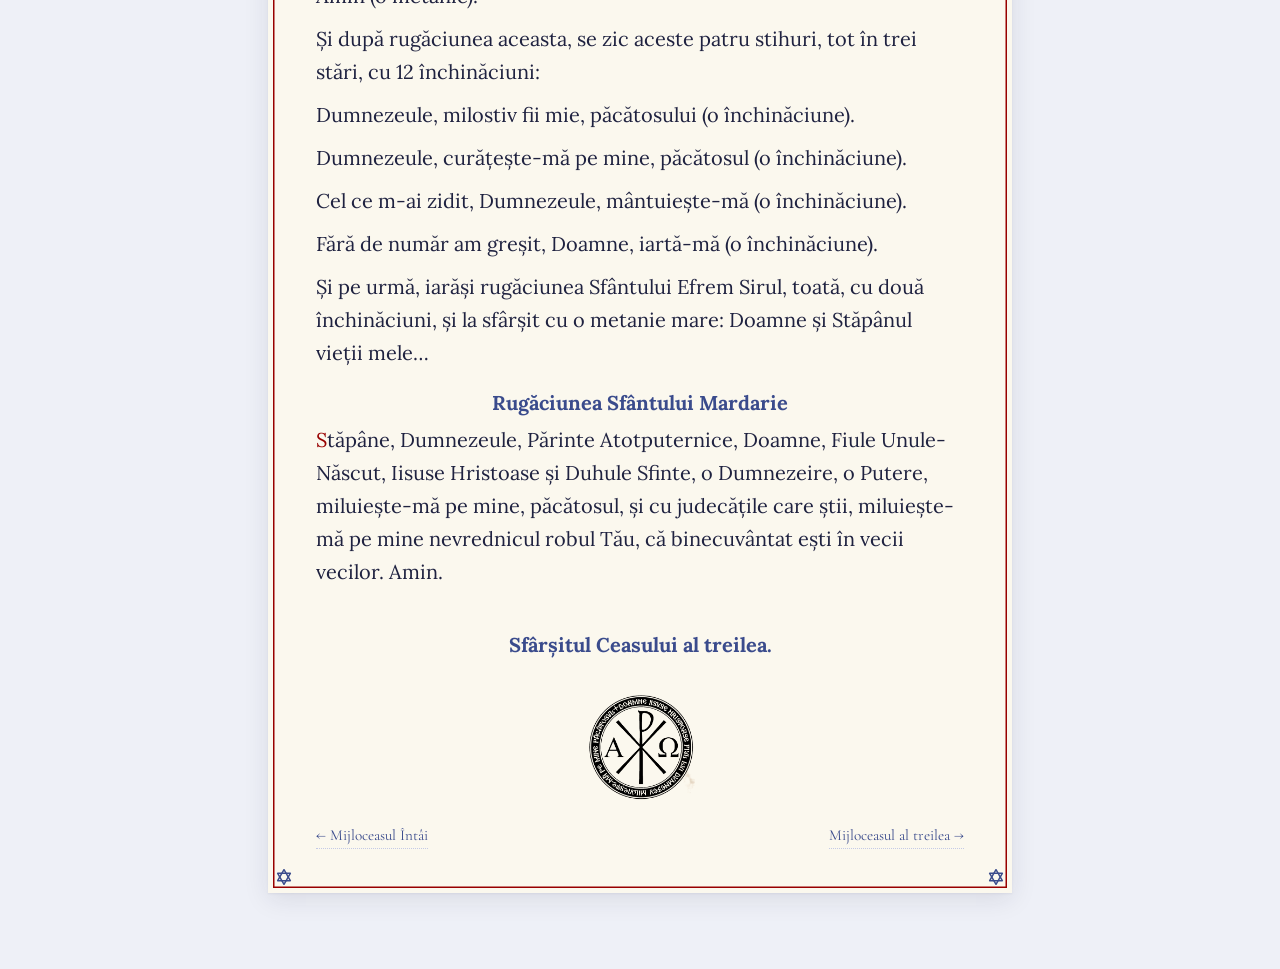
<file: docs/content/05-ceasul-3.html>
<!doctype html>
<html lang="ro">
<head>
  <meta charset="utf-8" />
  <meta name="viewport" content="width=device-width, initial-scale=1" />
  <title>Ceasul al treilea · Ceaslovnic</title>
  <link rel="preconnect" href="https://fonts.googleapis.com" />
  <link rel="preconnect" href="https://fonts.gstatic.com" crossorigin />
  <link href="https://fonts.googleapis.com/css2?family=Cormorant+Garamond:wght@500;600;700&family=Lora:ital,wght@0,400;0,500;1,400&display=swap" rel="stylesheet" />
  <link rel="stylesheet" href="../css/styles.css" />
</head>
<body>
  <article class="page">
    <div class="page__inner">
      <nav class="page__nav page__nav--top" aria-label="Navigare între ceasuri">
        <a href="04-mijloceasul-1.html" rel="prev">← Mijloceasul Întâi</a>
        <span class="spacer"></span>
        <a href="06-mijloceasul-3.html" rel="next">Mijloceasul al treilea →</a>
      </nav>
      <div class="page__eyebrow">
        <span>Ceaslovnic</span>
        <span class="scheduled-time">09:00</span>
      </div>
      <h1 class="page__title">Ceasul al treilea</h1>
      <hr class="page__rule" />
      <div class="page__body">
      <p class="align-center"><em><span class="dropcap">S</span>lavă Ție, Dumnezeul nostru, slavă Ție.</em></p>
      <p class="align-justify">Împărate ceresc, Mângâieto­rule, Duhul adevărului, Care pretutindenea ești și toate le îm­plinești, Vistierul bunătăților și dătătorule de viață, vino și Te sălășluiește întru noi, și ne curățește pe noi de toată întinăciunea și mântuiește, Bunule, sufletele noastre.</p>
      <p class="trisagion"><span class="rubric">Sfinte Dumnezeule, Sfinte tare, Sfinte fără de moarte, miluiește-ne pe noi </span>(de trei ori).</p>
      <p class="doxology"><strong><em>Slavă Tatălui și Fiului și Sfântului Duh și acum și pururea și în vecii vecilor</em></strong><em>. </em><strong><em>Amin.</em></strong></p>
      <p class="align-justify">Preasfântă Treime, miluiește-ne pe noi. Doam­ne, curățește păcatele noastre. Stăpâne, iartă fărădelegile noastre. Sfinte, cercetează și vin­decă neputințele noas­tre, pentru numele Tău.</p>
      <p class="kyrie"><em>Doamne miluiește (de trei ori), </em></p>
      <p class="doxology"><strong><em>Slavă Tatălui și Fiului și Sfântului Duh și acum și pururea și în vecii vecilor</em></strong><em>. </em><strong><em>Amin.</em></strong></p>
      <p class="align-center">Tatăl nostru, Care ești în ceruri, sfin­țească-Se numele Tău, vie împărăția Ta, fie voia Ta, precum în cer așa și pe pă­mânt. Pâinea noastră cea de toate zilele, dă-ne-o nouă astăzi și ne iartă nouă greșelile noastre, precum și noi iertăm greșiților noș­tri. Și nu ne duce pe noi în ispită, ci ne izbă­vește de cel rău. Pentru rugăciunile Sfinților Părinților noștri, Doamne Iisuse Hristoase Fiul lui Dumnezeu miluiește-ne pe noi. Amin</p>
      <h2 class="align-center kyrie"><em><span class="rubric">Doamne miluiește (de 12 ori), </span></em></h2>
      <p class="align-justify"><span class="dropcap">V</span>eniți să ne închinăm Împăratului nostru Dumnezeu!</p>
      <p class="align-justify">Veniți să ne închinăm și să cădem la Hristos, Împăratul nostru Dumnezeu!</p>
      <p class="align-justify">Veniți să ne închinăm și să cădem la Însuși Hristos, Împăratul și Dumnezeul nostru! <em>(cu trei închinăciuni)</em></p>
      <h2 class="align-center psalm-heading"><span class="rubric">Psalmul 16</span></h2>
      <p><span class="dropcap">A</span>uzi, Doamne, dreptatea mea, ia aminte cererea mea, ascultă rugăciunea mea, din buze fără de viclenie.</p>
      <p>De la faţa Ta judecata mea să iasă, ochii mei să vadă cele drepte.</p>
      <p>Cercetat-ai inima mea, noaptea ai cercetat-o; cu foc m-ai lămurit, dar nu s-a aflat întru mine nedreptate.</p>
      <p>Ca să nu grăiască gura mea lucruri omeneşti, pentru cuvintele buzelor Tale eu am păzit căi aspre.</p>
      <p>Îndreaptă picioarele mele în cărările Tale, ca să nu şovăie paşii mei.</p>
      <p>Eu am strigat, că m-ai auzit Dumnezeule; pleacă urechea Ta către mine şi auzi cuvintele mele.</p>
      <p>Minunate fă milele Tale, Cel ce mântuieşti pe cei ce nădăjduiesc în Tine de cei ce stau împotriva dreptei Tale.</p>
      <p>Păzeşte-mă, Doamne, ca pe lumina ochilor; cu acoperământul aripilor Tale acoperă-mă</p>
      <p>De faţa necredincioşilor care mă necăjesc pe mine. Vrăjmaşii mei sufletul meu l-au cuprins;</p>
      <p>Cu grăsime inima lor şi-au încuiat, gura lor a grăit mândrie.</p>
      <p>Izgonindu-mă acum m-au înconjurat, ochii lor şi-au aţintit ca să mă plece la pământ.</p>
      <p>Apucatu-m-au ca un leu gata de pradă, ca un pui de leu ce locuieşte în ascunzişuri.</p>
      <p>Scoală-Te, Doamne, întâmpină-i pe ei şi împiedică-i! Izbăveşte sufletul meu de cel necredincios, cu sabia Ta.</p>
      <p>Doamne, desparte-mă de oamenii acestei lumi, ce-şi iau partea în viaţă, căci s-a umplut pântecele lor de bunătăţile Tale; săturatu-s-au fiii lor şi au lăsat rămăşiţele pruncilor.</p>
      <p>Iar eu întru dreptate mă voi arăta feţei Tale, sătura-mă-voi când se va arăta slava Ta.</p>
      <h2 class="align-center psalm-heading"><span class="rubric">Psalmul 24</span></h2>
      <p><span class="dropcap">C</span>ătre Tine, Doamne, am ridicat sufletul meu, Dumnezeul meu.</p>
      <p>Spre Tine am nădăjduit, să nu fiu ruşinat în veac, nici să râdă de mine vrăjmaşii mei.</p>
      <p>Pentru că toţi cei ce Te aşteaptă pe Tine nu se vor ruşina; să se ruşineze toţi cei ce fac fărădelegi în deşert.</p>
      <p>Căile Tale, Doamne, arată-mi, şi cărările Tale mă învaţă.</p>
      <p>Îndreptează-mă spre adevărul Tău şi mă învaţă, că Tu eşti Dumnezeu, Mântuitorul meu, şi pe Tine Te-am aşteptat toată ziua.</p>
      <p>Adu-ţi aminte de îndurările şi milele Tale, Doamne, că din veac sunt.</p>
      <p>Păcatele tinereţilor mele şi ale neştiinţei mele nu le pomeni.</p>
      <p>După mila Ta pomeneşte-mă Tu, pentru bunătatea Ta, Doamne.</p>
      <p>Bun şi drept este Domnul, pentru aceasta lege va pune celor ce greşesc în cale.</p>
      <p>Îndrepta-va pe cei blânzi la judecată, învăţa-va pe cei blânzi căile Sale.</p>
      <p>Toate căile Domnului sunt milă şi adevăr pentru cei ce caută aşezământul Lui şi mărturiile Lui.</p>
      <p>Pentru numele Tău, Doamne, curăţeşte păcatul meu că mult este.</p>
      <p>Cine este omul cel ce se teme de Domnul? Lege va pune lui în calea pe care a ales-o.</p>
      <p>Sufletul lui întru bunătăţi se va sălăşlui şi seminţia lui va moşteni pământul.</p>
      <p>Domnul este întărirea celor ce se tem de El, aşezământul Lui îl va arăta lor.</p>
      <p>Ochii mei sunt pururea spre Domnul că El va scoate din laţ picioarele mele.</p>
      <p>Caută spre mine şi mă miluieşte, că părăsit şi sărac sunt eu.</p>
      <p>Necazurile inimii mele s-au înmulţit; din nevoile mele scoate-mă.</p>
      <p>Vezi smerenia mea şi osteneala mea şi-mi iartă toate păcatele mele.</p>
      <p>Vezi pe vrăjmaşii mei că s-au înmulţit şi cu ură nedreaptă m-au urât.</p>
      <p>Păzeşte sufletul meu şi mă izbăveşte, ca să nu mă ruşinez că am nădăjduit în Tine.</p>
      <p>Cei fără răutate şi cei drepţi s-au lipit de mine, că Te-am aştepta</p>
      <p>Izbăveşte, Dumnezeule, pe Israel din toate necazurile lui.</p>
      <h2 class="align-center psalm-heading"><span class="rubric">Psalmul 50</span></h2>
      <p><span class="dropcap">M</span>iluieşte-mă, Dumnezeule, după mare mila Ta</p>
      <p>Şi după mulţimea îndurărilor Tale, şterge fărădelegea mea.</p>
      <p>Mai vârtos mă spală de fărădelegea mea şi de păcatul meu mă curăţeşte.</p>
      <p>Că fărădelegea mea eu o cunosc şi păcatul meu înaintea mea este pururea.</p>
      <p>Ţie unuia am greşit şi rău înaintea Ta am făcut, aşa încât drept eşti Tu întru cuvintele Tale şi biruitor când vei judeca Tu.</p>
      <p>Că iată întru fărădelegi m-am zămislit şi în păcate m-a născut maica mea.</p>
      <p>Că iată adevărul ai iubit; cele nearătate şi cele ascunse ale înţelepciunii Tale, mi-ai arătat mie.</p>
      <p>Stropi-mă-vei cu isop şi mă voi curăţi; spăla-mă-vei şi mai vârtos decât zăpada mă voi albi.</p>
      <p>Auzului meu vei da bucurie şi veselie; bucura-se-vor oasele mele cele smerite.</p>
      <p>Întoarce faţa Ta de la păcatele mele şi toate fărădelegile mele şterge-le.</p>
      <p>Inimă curată zideşte intru mine, Dumnezeule şi duh drept înnoieşte întru cele dinlăuntru ale mele.</p>
      <p>Nu mă lepăda de la faţa Ta şi Duhul Tău cel sfânt nu-l lua de la mine.</p>
      <p>Dă-mi mie bucuria mântuirii Tale şi cu duh stăpânitor mă întăreşte.</p>
      <p>Învăţa-voi pe cei fără de lege căile Tale şi cei necredincioşi la Tine se vor întoarce.</p>
      <p>Izbăveşte-mă de vărsarea de sânge, Dumnezeule, Dumnezeul mântuirii mele; bucura-se-va limba mea de dreptatea Ta.</p>
      <p>Doamne, buzele mele vei deschide şi gura mea va vesti lauda Ta.</p>
      <p>Că de ai fi voit jertfă, ţi-aş fi dat; arderile de tot nu le vei binevoi.</p>
      <p>Jertfa lui Dumnezeu: duhul umilit; inima înfrântă şi smerită Dumnezeu nu o va urgisi.</p>
      <p>Fă bine, Doamne, întru bună voirea Ta, Sionului, şi să se zidească zidurile Ierusalimului.</p>
      <p>Atunci vei binevoi jertfa dreptăţii, prinosul şi arderile de tot; atunci vor pune pe altarul Tău viţei.</p>
      <p><strong>Doamne, Cel ce pe Preasfântul Tău Duh, în ceasul al treilea, L-ai trimis Apostolilor Tăi, pe Acela, Bunule, nu-L lua de la noi, ci ni-L înnoieşte nouă, celor ce ne rugăm Ţie.</strong></p>
      <p>Inimă curată zideşte întru mine, Dum­nezeule, şi Duh drept înnoieşte întru cele din lăuntru ale mele.</p>
      <p>Nu mă lepăda pe mine de la faţa Ta şi Duhul Tău cel Sfânt nu-l lua de la mine.</p>
      <p><span class="rubric">Dumnezeu este Domnul și S-a arătat nouă; binecuvântat este Cel ce vine întru numele Domnului. </span></p>
      <h3 class="align-center"><strong>Laudați-L pe Domnul că este bun, că în veac este mila Lui. </strong></h3>
      <p><span class="rubric">Dumnezeu este Domnul și S-a arătat nouă; binecuvântat este Cel ce vine întru numele Domnului. </span></p>
      <h3 class="align-center"><strong>Înconjurându-mă m-au înconjurat și în numele Domnului i-am înfrânt pe ei. </strong></h3>
      <p><span class="rubric">Dumnezeu este Domnul și S-a arătat nouă; binecuvântat este Cel ce vine întru numele Domnului.</span> </p>
      <h3 class="align-center"><strong>Nu voi muri, ci voi fi viu și voi povesti lucrurile Domnului. </strong></h3>
      <p><span class="rubric">Dumnezeu este Domnul și S-a arătat nouă; binecuvântat este Cel ce vine întru numele Domnului. </span></p>
      <p><strong>Piatra pe care au nesocotit-o ziditorii, aceasta a ajuns în capul unghiului; de la Domnul s-a făcut aceasta și este minunată întru ochii noștri.</strong> </p>
      <p><span class="rubric">Dumnezeu este Domnul și S-a arătat nouă; binecuvântat este Cel ce vine întru numele Domnului.</span> </p>
      <h3 class="align-center doxology"><strong>Slavă Tatălui și Fiului și Sfântului Duh Și acum și pururea și în vecii vecilor. Amin</strong></h3>
      <p class="align-justify">Chipul lui Dumnezeu cel neșters păzindu-l întru tine, părinte, luând crucea ai urmat lui Hristos și lucrând ai învățat să nu te uiți la trup, că este trecător, ci să porți grijă de suflet, de lucrul cel nemuritor; pentru aceasta și cu îngerii împreună se bucură, cuvioase (numele), duhul tău<strong>. Amin.</strong></p>
      <p class="align-justify">Cu sângiurile mucenicilor Tăi celor din toată lumea, ca şi cu o porfiră şi cu vizon, Biserica Ta împodobită fiind, printr-înşii strigă către Tine: Hristoase Dumnezeule, poporului Tău trimite-i îndurările tale, pace obştii Tale dăruieşte-i şi sufletelor noastre mare milă. <strong> Amin.</strong></p>
      <p class="align-justify"><span class="rubric">Născătoare de Dumnezeu, tu ești vița cea adevărată, care ai odrăslit Rodul vieții; ție ne rugăm: Roagă-te Stăpână cu Sfinții Apostoli, să miluiască sufletele noastre</span></p>
      <p class="align-justify">Doamne, Cel ce pe Preasfântul Tău Duh, în ceasul al treilea, L-ai trimis Apostolilor Tăi, pe Acela, Bunule, nu-L lua de la noi, ci Îl înnoieste întru noi, cei ce ne rugăm Ție.</p>
      <p>Inimă curată zideşte întru mine, Dum­nezeule, şi Duh drept înnoieşte întru cele din lăuntru ale mele.</p>
      <p>Nu mă lepăda pe mine de la faţa Ta şi Duhul Tău cel Sfânt nu-l lua de la mine.</p>
      <h2 class="align-center doxology"><strong><span class="rubric">Slavă Tatălui și Fiului și Sfântului Duh Și acum și pururea și în vecii vecilor. Amin</span></strong></h2>
      <p class="align-justify"><span class="dropcap">N</span>ăscătoare de Dumnezeu, tu ești vița cea adevărată, care ai odrăslit Rodul vieții; ție ne rugăm: Roagă-te Stăpână cu Sfinții Apostoli, să miluiască sufletele noastre.</p>
      <p class="align-justify">Domnul Dumnezeu bine este cuvântat. Bine este cuvântat Domnul, ziua, în toate zilele; să facă priicioase cele ale noastre Dumnezeul mântuirii noastre, Dumnezeul nostru, Dumnezeul măntuirii.</p>
      <p class="trisagion"><span class="rubric">Sfinte Dumnezeule, Sfinte tare, Sfinte fără de moarte, miluiește-ne pe noi </span>(de trei ori).</p>
      <p class="doxology"><strong><em>Slavă Tatălui și Fiului și Sfântului Duh și acum și pururea și în vecii vecilor</em></strong><em>. </em><strong><em>Amin.</em></strong></p>
      <p class="align-justify">Preasfântă Treime, miluiește-ne pe noi. Doam­ne, curățește păcatele noastre. Stăpâne, iartă fărădelegile noastre. Sfinte, cercetează și vin­decă neputințele noas­tre, pentru numele Tău.</p>
      <p class="kyrie"><em>Doamne miluiește (de trei ori), </em></p>
      <p class="doxology"><strong><em>Slavă Tatălui și Fiului și Sfântului Duh și acum și pururea și în vecii vecilor</em></strong><em>. </em><strong><em>Amin.</em></strong></p>
      <p class="align-center">Tatăl nostru, Care ești în ceruri, sfin­țească-Se numele Tău, vie împărăția Ta, fie voia Ta, precum în cer așa și pe pă­mânt. Pâinea noastră cea de toate zilele, dă-ne-o nouă astăzi și ne iartă nouă greșelile noastre, precum și noi iertăm greșiților noș­tri. Și nu ne duce pe noi în ispită, ci ne izbă­vește de cel rău. Pentru rugăciunile Sfinților Părinților noștri, Doamne Iisuse Hristoase Fiul lui Dumnezeu miluiește-ne pe noi. Amin</p>
      <p class="align-justify">Bine ești cuvântat, Hristoase, Dumnezeul nostru, Cel ce preaîntelepți pe pescari ai arătat, trimițindu-le lor Duhul Sfânt, și printr-înșii lumea ai vânat, Iubitorule de oameni, slavă Ție.</p>
      <p class="doxology"><strong><em>Slavă Tatălui și Fiului și Sfântului Duh și acum și pururea și în vecii vecilor</em></strong><em>. </em><strong><em>Amin.</em></strong></p>
      <p>Grabnică și tare mângâiere dă robilor Tăi, Iisuse, când se mâhnesc duhurile noastre. Nu Te osebi de sufletele noastre în necazuri; nu Te depărta de gândurile noastre întru primejdii, ci pururea ne întâmpină pe noi. Apropie-Te de noi, apropie-Te Cel ce ești pretutindeni. Precum și cu Apostolii Tăi ai fost pururea, așa și cu cei ce doresc de Tine Te unește, Îndurate, ca fiind împreună cu Tine, să Te lăudăm pe Tine și să slăvim pe Duhul Tău cel întru tot Sfânt.</p>
      <p class="doxology"><strong><em>și acum și pururea și în vecii vecilor</em></strong><em>. </em><strong><em>Amin.</em></strong></p>
      <p>Nădejdea și ocrotirea și scăparea creștinilor, zid nebiruit celor slabi, liman neînviforat tu ești Născătoare de Dumnezeu Preacurată. Și precum lumea o mântuiești cu neîncetată rugăciunea ta, pomenește-ne și pe noi, Fecioara, întru tot lăudată.</p>
      <h2 class="align-center kyrie"><span class="rubric">Doamne miluiește (de 40 de ori) </span></h2>
      <p><span class="dropcap">C</span>el ce în toată vremea și în tot ceasul, în cer și pe pământ, ești în­chinat și slăvit, Hristoase Dumnezeule, Îndelung-răbdătorule, Mult-milostive și Mult-milosârde; Care pe cei drepți iu­bești și pe cei păcătoși miluiește; Care pe toți chemi la mântuire pentru făgă­du­ința bunătăților ce vor fi; Însuți, Doamne, primește și rugăciunile noastre în ceasul acesta și îndreptează viața noastră spre poruncile Tale; sufletele noastre le sfin­țește, trupurile curățește, cugetele îndreptează, gândurile curățește și ne izbă­- vește de tot necazul celor rele și al durerii. Ocrotește-ne cu sfinții Tăi îngeri, ca, prin mijlocirea lor, fiind păziți și povă­țuiți, să ajungem la unitatea credinței și la cunoștința slavei Tale celei neapropiate, că binecuvântat ești în vecii vecilor. Amin.</p>
      <h2 class="align-center kyrie"><span class="rubric">Doamne miluiește (de 3 de ori) </span></h2>
      <p class="doxology"><strong><em>Slavă Tatălui și Fiului și Sfântului Duh și acum și pururea și în vecii vecilor</em></strong><em>. </em><strong><em>Amin.</em></strong></p>
      <p class="align-center"><span class="dropcap">C</span>uvine-se cu adevărat să te fericim, Născătoare de Dumnezeu, cea puru­rea fe­ricită și prea nevinovată și Maica Dumne­zeului nostru. Ceea ce ești mai cinstită decât heruvimii și mai mărită fără de ase­mănare decât serafimii, ca­re fără stri­că­ciune pe Dumnezeu Cu­vântul ai născut, pe tine, cea cu ade­vărat Năs­cătoare de Dumnezeu, te mărim.</p>
      <p class="versicle">Dumnezeule, milostivește-Te spre noi și ne binecuvintează, luminează fața Ta peste noi și ne miluiește.</p>
      <p>Doamne și Stăpânul vieții mele, duhul trândăviei, al grijii de mul­te, al iubirii de stăpânire și al grăirii în deșert nu mi-l da mie (o metanie).</p>
      <p>Iar duhul curăției, al gândului smerit, al răbdării și al dragostei dăruiește-l mie, slugii Tale (o metanie).</p>
      <p>Așa, Doamne, Împărate, dăruiește-mi ca să-mi văd greșelile mele și să nu osândesc pe fratele meu, că binecuvântat ești în vecii vecilor. Amin (o metanie).</p>
      <p>Și după rugăciunea aceasta, se zic aceste patru stihuri, tot în trei stări, cu 12 în­chinăciuni:</p>
      <p>Dumnezeule, milostiv fii mie, păcătosului (o închinăciune).</p>
      <p>Dumnezeule, curățește-mă pe mine, păcătosul (o închinăciune).</p>
      <p>Cel ce m-ai zidit, Dumnezeule, mântuiește-mă (o închinăciune).</p>
      <p>Fără de număr am greșit, Doamne, iartă-mă (o închinăciune).</p>
      <p>Și pe urmă, iarăși rugăciunea Sfântului Efrem Sirul, toată, cu două închinăciuni, și la sfârșit cu o metanie mare: Doamne și Stăpânul vieții mele…</p>
      <h2 class="align-center"><span class="rubric">Rugăciunea Sfântului Mardarie</span></h2>
      <p><span class="dropcap">S</span>tăpâne, Dumnezeule, Părinte Atotputernice, Doamne, Fiule Unule-Născut, Iisuse Hristoase și Duhule Sfinte, o Dumnezeire, o Putere, miluiește-mă pe mine, păcătosul, și cu judecățile care știi, miluiește-mă pe mine nevrednicul robul Tău, că binecuvântat ești în vecii vecilor. Amin.</p>
      <p class="page-ending">Sfârșitul Ceasului al treilea.</p>
      </div>
      <div class="page__footer-mark" role="presentation" aria-hidden="true"></div>
      <nav class="page__nav" aria-label="Navigare între ceasuri">
        <a href="04-mijloceasul-1.html" rel="prev">← Mijloceasul Întâi</a>
        <span class="spacer"></span>
        <a href="06-mijloceasul-3.html" rel="next">Mijloceasul al treilea →</a>
      </nav>
    </div>
  </article>
</body>
</html>
</file>
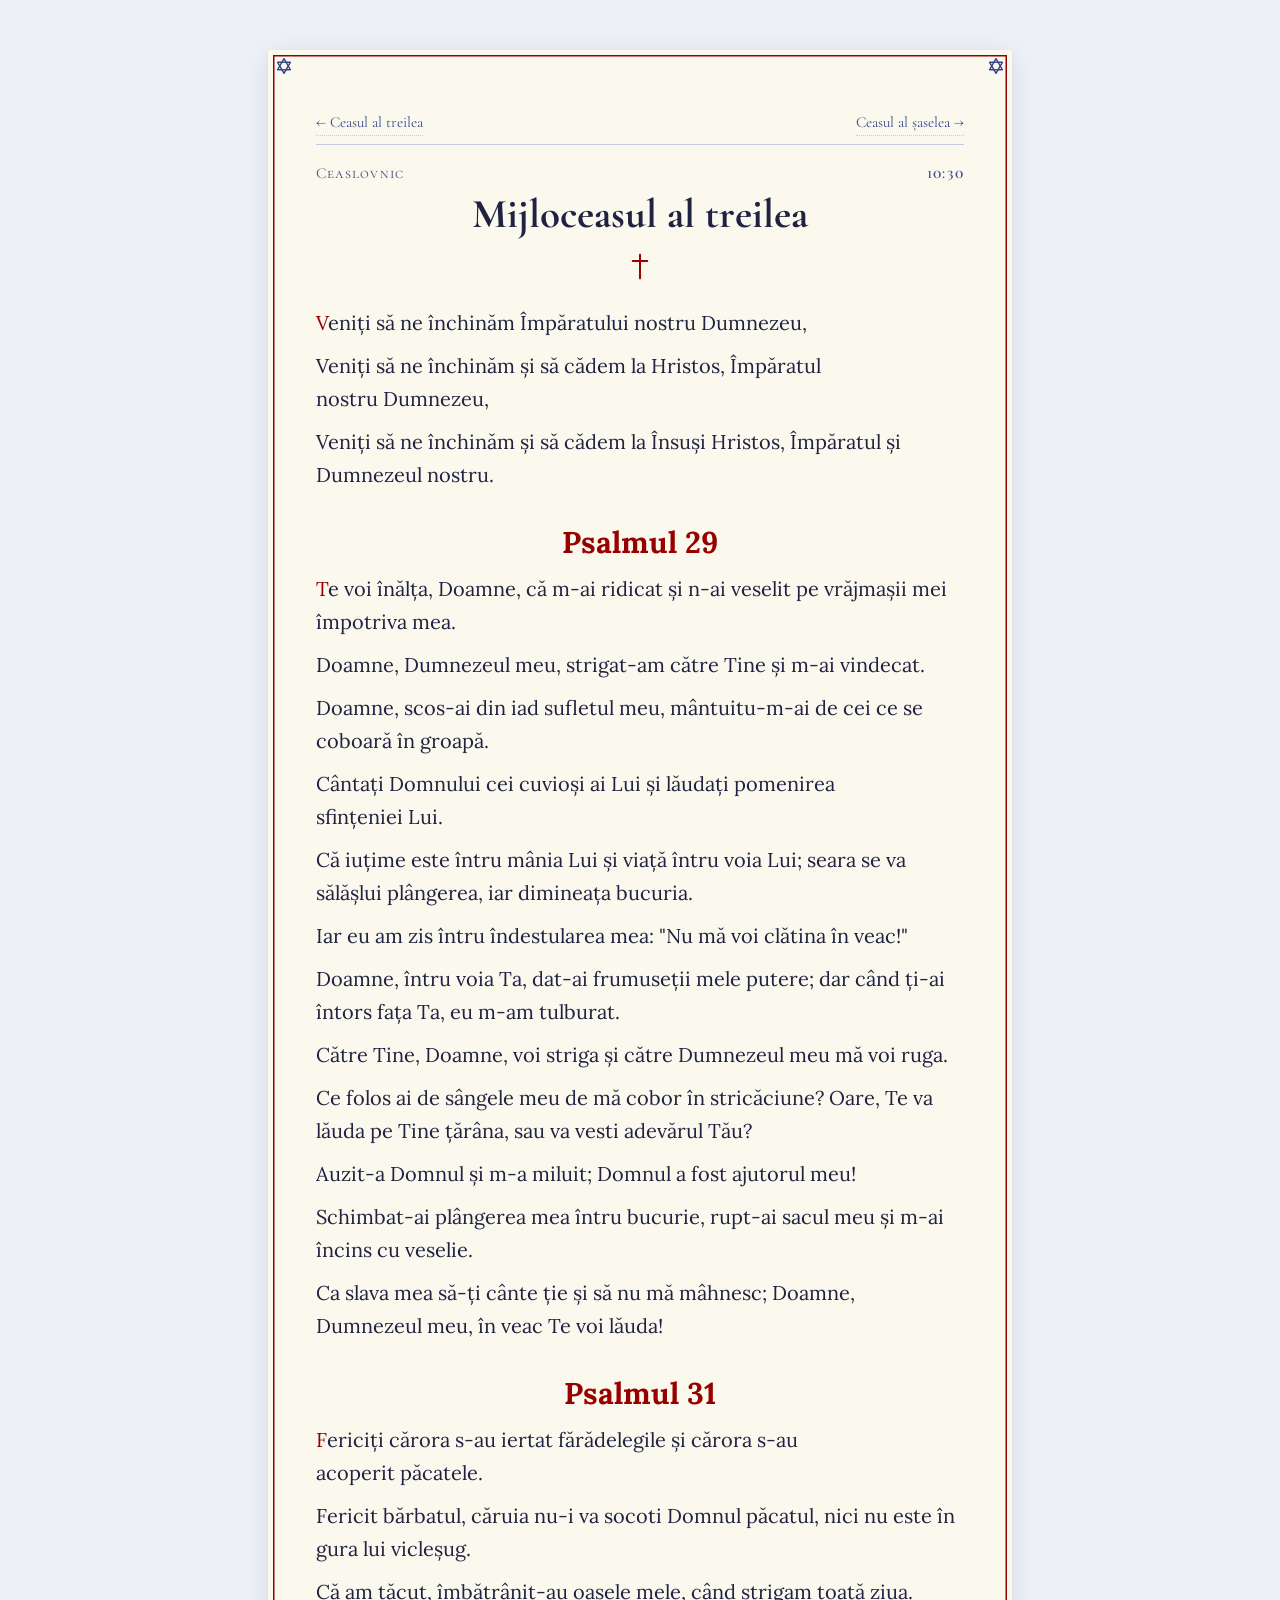
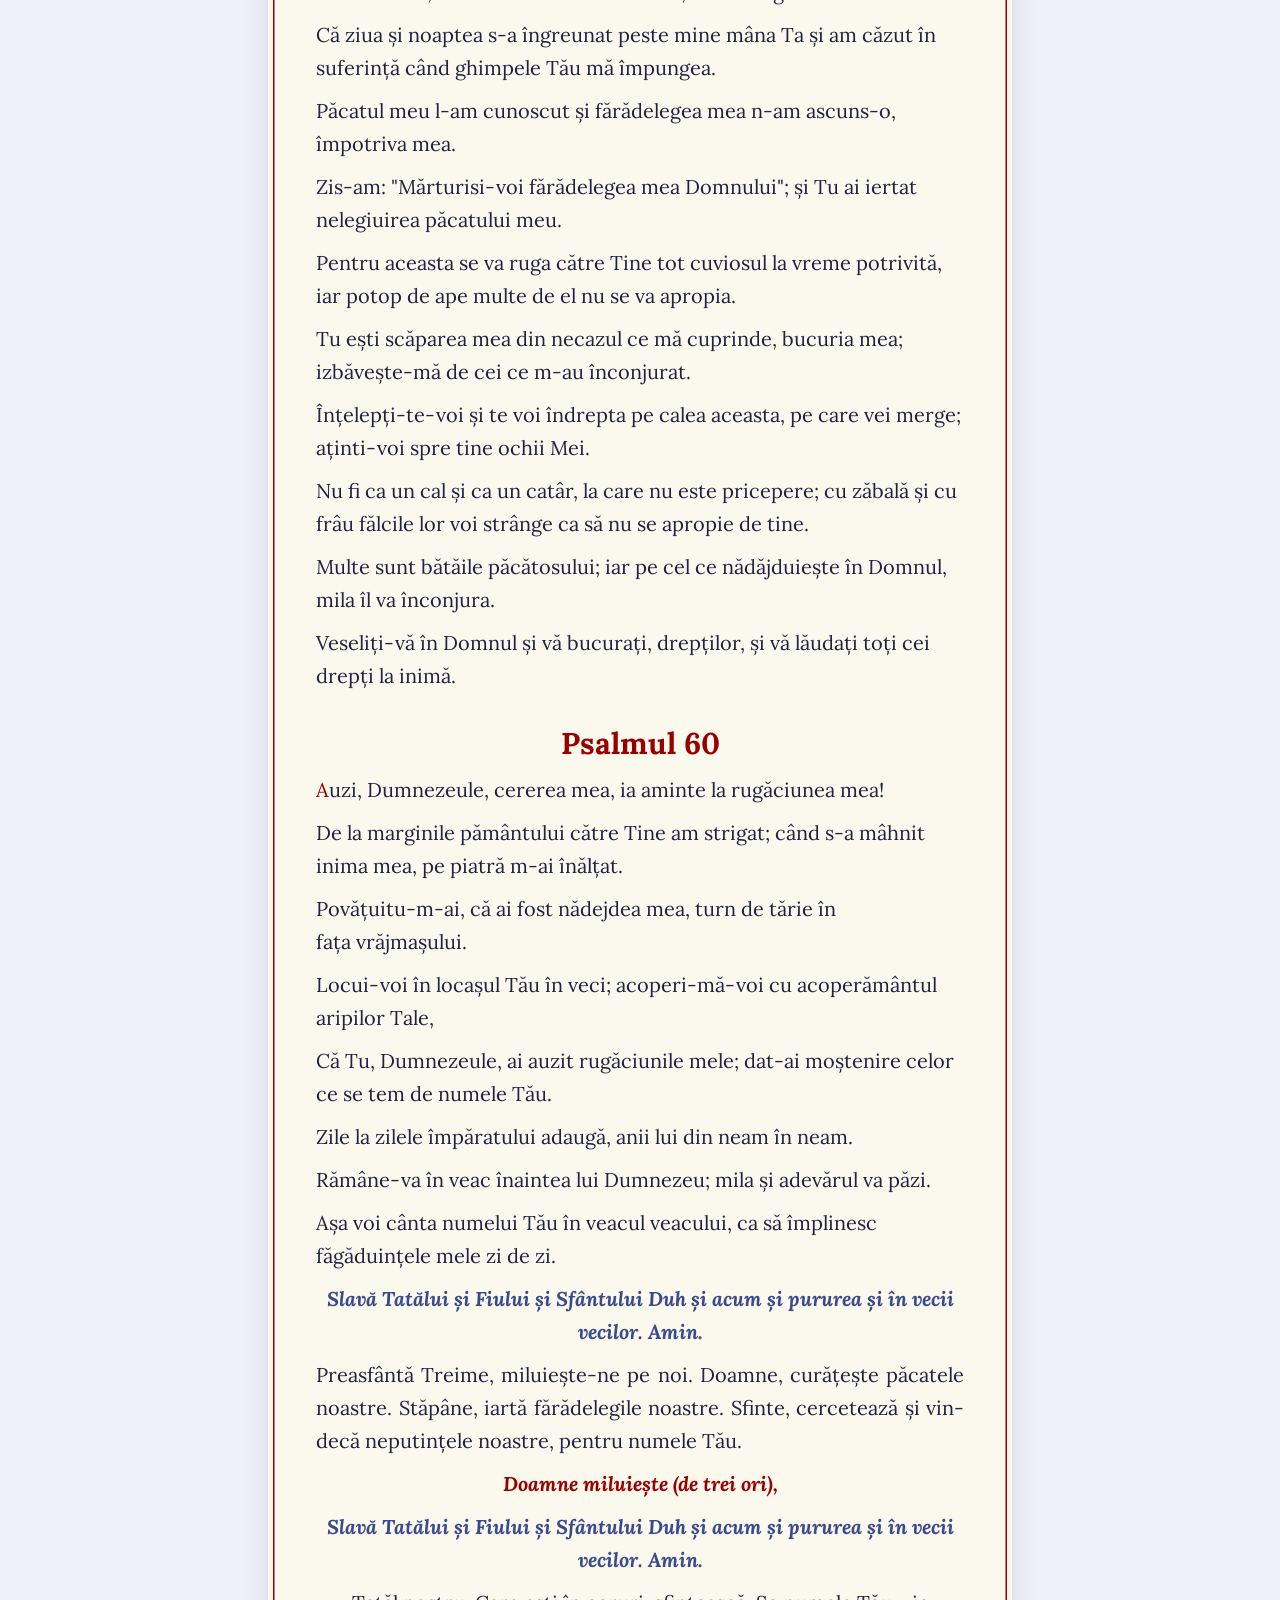
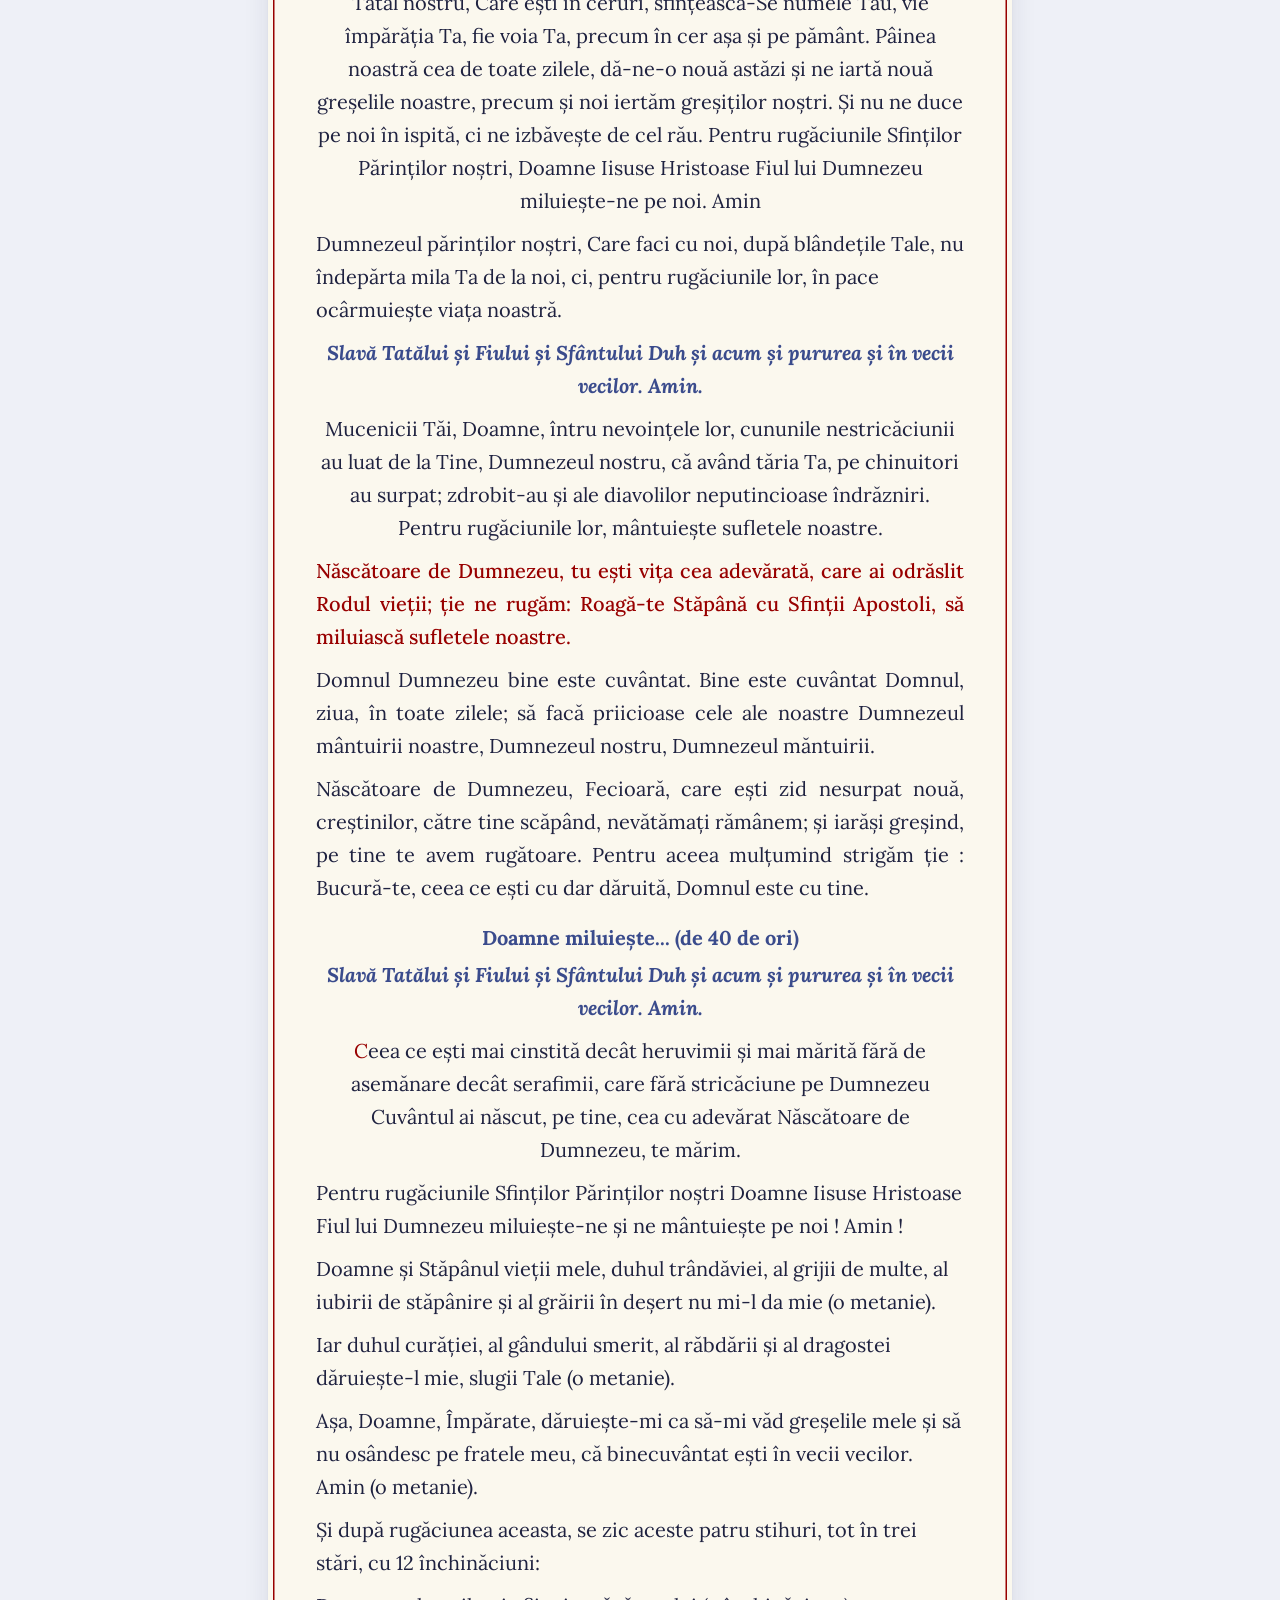
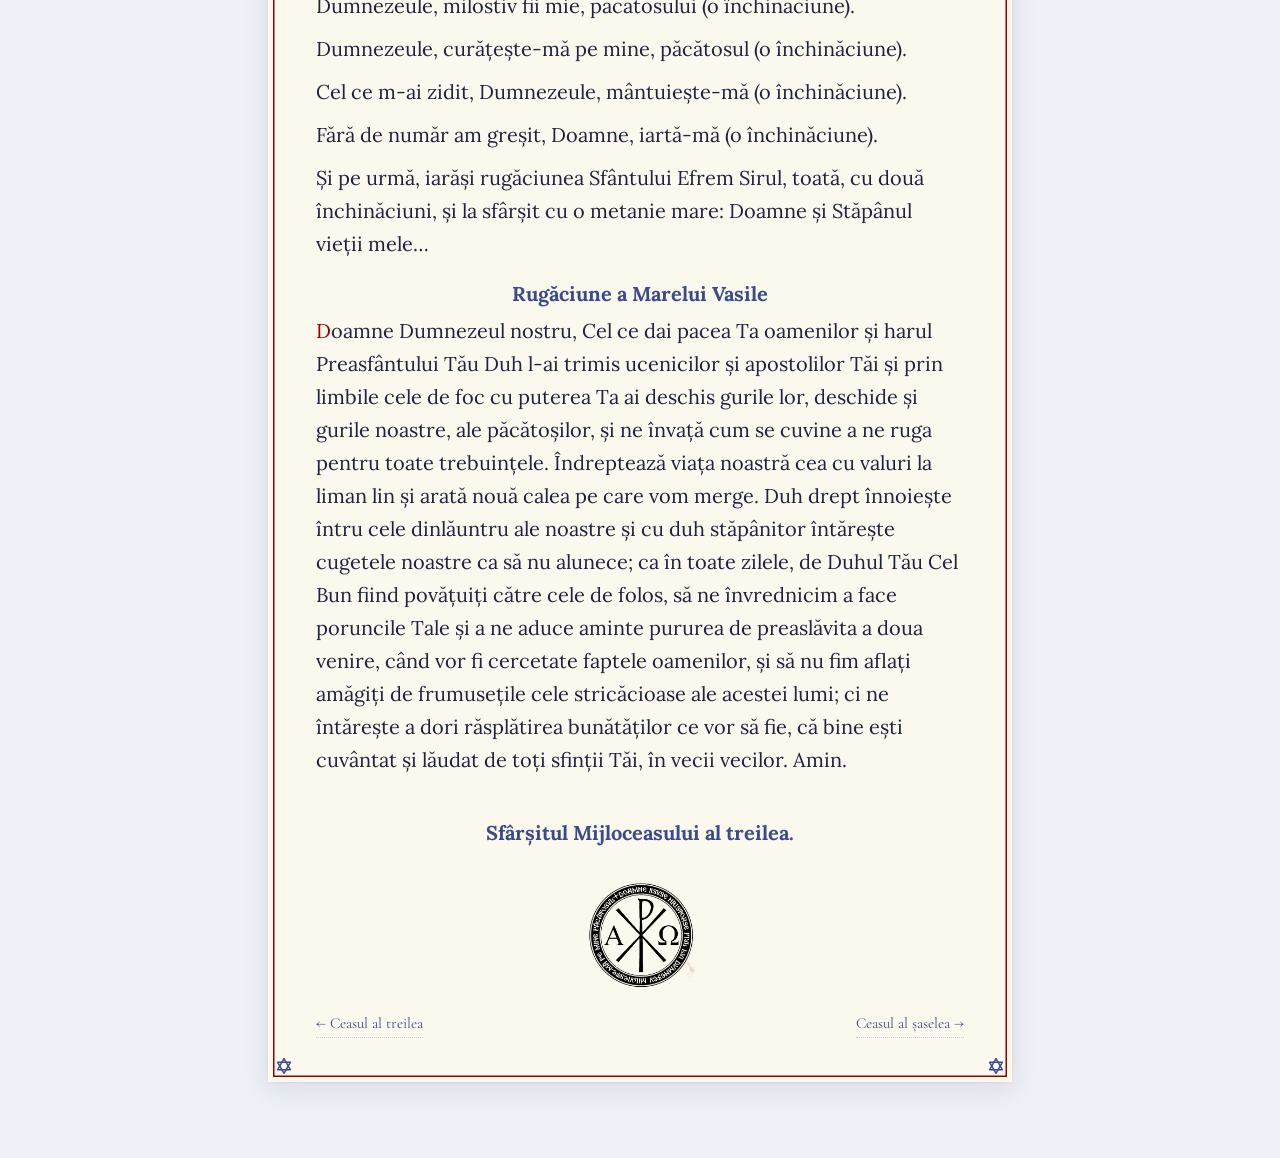
<file: docs/content/06-mijloceasul-3.html>
<!doctype html>
<html lang="ro">
<head>
  <meta charset="utf-8" />
  <meta name="viewport" content="width=device-width, initial-scale=1" />
  <title>Mijloceasul al treilea · Ceaslovnic</title>
  <link rel="preconnect" href="https://fonts.googleapis.com" />
  <link rel="preconnect" href="https://fonts.gstatic.com" crossorigin />
  <link href="https://fonts.googleapis.com/css2?family=Cormorant+Garamond:wght@500;600;700&family=Lora:ital,wght@0,400;0,500;1,400&display=swap" rel="stylesheet" />
  <link rel="stylesheet" href="../css/styles.css" />
</head>
<body>
  <article class="page">
    <div class="page__inner">
      <nav class="page__nav page__nav--top" aria-label="Navigare între ceasuri">
        <a href="05-ceasul-3.html" rel="prev">← Ceasul al treilea</a>
        <span class="spacer"></span>
        <a href="07-ceasul-6.html" rel="next">Ceasul al șaselea →</a>
      </nav>
      <div class="page__eyebrow">
        <span>Ceaslovnic</span>
        <span class="scheduled-time">10:30</span>
      </div>
      <h1 class="page__title">Mijloceasul al treilea</h1>
      <hr class="page__rule" />
      <div class="page__body">
      <p><span class="dropcap">V</span>eniți să ne închinăm Împăratului nostru Dumnezeu, </p>
      <p>Veniți să ne închinăm și să cădem la Hristos, Împăratul nostru Dumnezeu, </p>
      <p>Veniți să ne închinăm și să cădem la Însuși Hristos, Împăratul și Dumnezeul nostru.</p>
      <h2 class="align-center psalm-heading"><strong><span class="rubric">Psalmul 29</span></strong></h2>
      <p><span class="dropcap">T</span>e voi înălţa, Doamne, că m-ai ridicat şi n-ai veselit pe vrăjmaşii mei împotriva mea.</p>
      <p>Doamne, Dumnezeul meu, strigat-am către Tine şi m-ai vindecat.</p>
      <p>Doamne, scos-ai din iad sufletul meu, mântuitu-m-ai de cei ce se coboară în groapă.</p>
      <p>Cântaţi Domnului cei cuvioşi ai Lui şi lăudaţi pomenirea sfinţeniei Lui.</p>
      <p>Că iuţime este întru mânia Lui şi viaţă întru voia Lui; seara se va sălăşlui plângerea, iar dimineaţa bucuria.</p>
      <p>Iar eu am zis întru îndestularea mea: &quot;Nu mă voi clătina în veac!&quot;</p>
      <p>Doamne, întru voia Ta, dat-ai frumuseţii mele putere; dar când ţi-ai întors faţa Ta, eu m-am tulburat.</p>
      <p>Către Tine, Doamne, voi striga şi către Dumnezeul meu mă voi ruga.</p>
      <p>Ce folos ai de sângele meu de mă cobor în stricăciune? Oare, Te va lăuda pe Tine ţărâna, sau va vesti adevărul Tău?</p>
      <p>Auzit-a Domnul şi m-a miluit; Domnul a fost ajutorul meu!</p>
      <p>Schimbat-ai plângerea mea întru bucurie, rupt-ai sacul meu şi m-ai încins cu veselie.</p>
      <p>Ca slava mea să-ţi cânte ţie şi să nu mă mâhnesc; Doamne, Dumnezeul meu, în veac Te voi lăuda!</p>
      <h2 class="align-center psalm-heading"><strong><span class="rubric">Psalmul 31</span></strong></h2>
      <p><span class="dropcap">F</span>ericiţi cărora s-au iertat fărădelegile şi cărora s-au acoperit păcatele.</p>
      <p>Fericit bărbatul, căruia nu-i va socoti Domnul păcatul, nici nu este în gura lui vicleşug.</p>
      <p>Că am tăcut, îmbătrânit-au oasele mele, când strigam toată ziua.</p>
      <p>Că ziua şi noaptea s-a îngreunat peste mine mâna Ta şi am căzut în suferinţă când ghimpele Tău mă împungea.</p>
      <p>Păcatul meu l-am cunoscut şi fărădelegea mea n-am ascuns-o, împotriva mea.</p>
      <p>Zis-am: &quot;Mărturisi-voi fărădelegea mea Domnului&quot;; şi Tu ai iertat nelegiuirea păcatului meu.</p>
      <p>Pentru aceasta se va ruga către Tine tot cuviosul la vreme potrivită, iar potop de ape multe de el nu se va apropia.</p>
      <p>Tu eşti scăparea mea din necazul ce mă cuprinde, bucuria mea; izbăveşte-mă de cei ce m-au înconjurat.</p>
      <p>Înţelepţi-te-voi şi te voi îndrepta pe calea aceasta, pe care vei merge; aţinti-voi spre tine ochii Mei.</p>
      <p>Nu fi ca un cal şi ca un catâr, la care nu este pricepere; cu zăbală şi cu frâu fălcile lor voi strânge ca să nu se apropie de tine.</p>
      <p>Multe sunt bătăile păcătosului; iar pe cel ce nădăjduieşte în Domnul, mila îl va înconjura.</p>
      <p>Veseliţi-vă în Domnul şi vă bucuraţi, drepţilor, şi vă lăudaţi toţi cei drepţi la inimă.</p>
      <h2 class="align-center psalm-heading"><strong><span class="rubric">Psalmul 60</span></strong></h2>
      <p><span class="dropcap">A</span>uzi, Dumnezeule, cererea mea, ia aminte la rugăciunea mea!</p>
      <p>De la marginile pământului către Tine am strigat; când s-a mâhnit inima mea, pe piatră m-ai înălţat.</p>
      <p>Povăţuitu-m-ai, că ai fost nădejdea mea, turn de tărie în faţa vrăjmaşului.</p>
      <p>Locui-voi în locaşul Tău în veci; acoperi-mă-voi cu acoperământul aripilor Tale,</p>
      <p>Că Tu, Dumnezeule, ai auzit rugăciunile mele; dat-ai moştenire celor ce se tem de numele Tău.</p>
      <p>Zile la zilele împăratului adaugă, anii lui din neam în neam.</p>
      <p>Rămâne-va în veac înaintea lui Dumnezeu; mila şi adevărul va păzi.</p>
      <p>Aşa voi cânta numelui Tău în veacul veacului, ca să împlinesc făgăduinţele mele zi de zi.</p>
      <p class="doxology"><strong><em>Slavă Tatălui și Fiului și Sfântului Duh și acum și pururea și în vecii vecilor</em></strong><em>. </em><strong><em>Amin.</em></strong></p>
      <p class="align-justify">Preasfântă Treime, miluiește-ne pe noi. Doam­ne, curățește păcatele noastre. Stăpâne, iartă fărădelegile noastre. Sfinte, cercetează și vin­decă neputințele noas­tre, pentru numele Tău.</p>
      <p class="kyrie"><em>Doamne miluiește (de trei ori), </em></p>
      <p class="doxology"><strong><em>Slavă Tatălui și Fiului și Sfântului Duh și acum și pururea și în vecii vecilor</em></strong><em>. </em><strong><em>Amin.</em></strong></p>
      <p class="align-center">Tatăl nostru, Care ești în ceruri, sfin­țească-Se numele Tău, vie împărăția Ta, fie voia Ta, precum în cer așa și pe pă­mânt. Pâinea noastră cea de toate zilele, dă-ne-o nouă astăzi și ne iartă nouă greșelile noastre, precum și noi iertăm greșiților noș­tri. Și nu ne duce pe noi în ispită, ci ne izbă­vește de cel rău. Pentru rugăciunile Sfinților Părinților noștri, Doamne Iisuse Hristoase Fiul lui Dumnezeu miluiește-ne pe noi. Amin</p>
      <p>Dumnezeul părinţilor noştri, Care faci cu noi, după blândeţile Tale, nu îndepărta mila Ta de la noi, ci, pentru rugăciunile lor, în pace ocârmuieşte viaţa noastră.</p>
      <p class="doxology"><strong><em>Slavă Tatălui și Fiului și Sfântului Duh și acum și pururea și în vecii vecilor</em></strong><em>. </em><strong><em>Amin.</em></strong></p>
      <p class="align-center">Mucenicii Tăi, Doamne, întru nevoinţele lor, cununile nestricăciunii au luat de la Tine, Dumnezeul nostru, că având tăria Ta, pe chinuitori au surpat; zdrobit-au şi ale diavolilor neputincioase îndrăzniri. Pentru rugăciunile lor, mântuieşte sufletele noastre.</p>
      <p class="align-justify"><span class="rubric">Născătoare de Dumnezeu, tu ești vița cea adevărată, care ai odrăslit Rodul vieții; ție ne rugăm: Roagă-te Stăpână cu Sfinții Apostoli, să miluiască sufletele noastre.</span></p>
      <p class="align-justify">Domnul Dumnezeu bine este cuvântat. Bine este cuvântat Domnul, ziua, în toate zilele; să facă priicioase cele ale noastre Dumnezeul mântuirii noastre, Dumnezeul nostru, Dumnezeul măntuirii.</p>
      <p class="align-justify">Născătoare de Dumnezeu, Fecioară, care eşti zid nesurpat nouă, creştinilor, către tine scăpând, nevătămaţi rămânem; şi iarăşi greşind, pe tine te avem rugătoare. Pentru aceea mulţumind strigăm ţie : Bucură-te, ceea ce eşti cu dar dăruită, Domnul este cu tine.</p>
      <h2 class="align-center"><span class="rubric">Doamne miluieşte... (de 40 de ori)</span></h2>
      <p class="doxology"><strong><em>Slavă Tatălui și Fiului și Sfântului Duh și acum și pururea și în vecii vecilor</em></strong><em>. </em><strong><em>Amin.</em></strong></p>
      <p class="align-center"><span class="dropcap">C</span>eea ce ești mai cinstită decât heruvimii și mai mărită fără de ase­mănare decât serafimii, ca­re fără stri­că­ciune pe Dumnezeu Cu­vântul ai născut, pe tine, cea cu ade­vărat Năs­cătoare de Dumnezeu, te mărim.</p>
      <p>Pentru rugăciunile Sfinților Părinților noștri Doamne Iisuse Hristoase Fiul lui Dumnezeu miluiește-ne și ne mântuiește pe noi ! Amin !</p>
      <p>Doamne și Stăpânul vieții mele, duhul trândăviei, al grijii de mul­te, al iubirii de stăpânire și al grăirii în deșert nu mi-l da mie (o metanie).</p>
      <p>Iar duhul curăției, al gândului smerit, al răbdării și al dragostei dăruiește-l mie, slugii Tale (o metanie).</p>
      <p>Așa, Doamne, Împărate, dăruiește-mi ca să-mi văd greșelile mele și să nu osândesc pe fratele meu, că binecuvântat ești în vecii vecilor. Amin (o metanie).</p>
      <p>Și după rugăciunea aceasta, se zic aceste patru stihuri, tot în trei stări, cu 12 în­chinăciuni:</p>
      <p>Dumnezeule, milostiv fii mie, păcătosului (o închinăciune).</p>
      <p>Dumnezeule, curățește-mă pe mine, păcătosul (o închinăciune).</p>
      <p>Cel ce m-ai zidit, Dumnezeule, mântuiește-mă (o închinăciune).</p>
      <p>Fără de număr am greșit, Doamne, iartă-mă (o închinăciune).</p>
      <p>Și pe urmă, iarăși rugăciunea Sfântului Efrem Sirul, toată, cu două închinăciuni, și la sfârșit cu o metanie mare: Doamne și Stăpânul vieții mele…</p>
      <h2 class="align-center"><span class="rubric">Rugăciune a Marelui Vasile</span></h2>
      <p>   <span class="dropcap">D</span>oamne Dumnezeul nostru, Cel ce dai pacea Ta oamenilor şi harul Preasfântului Tău Duh l-ai trimis ucenicilor şi apostolilor Tăi şi prin limbile cele de foc cu puterea Ta ai deschis gurile lor, deschide şi gurile noastre, ale păcătoşilor, şi ne învaţă cum se cuvine a ne ruga pentru toate trebuinţele. Îndreptează viaţa noastră cea cu valuri la liman lin şi arată nouă calea pe care vom merge. Duh drept înnoieşte întru cele dinlăuntru ale noastre şi cu duh stăpânitor întăreşte cugetele noastre ca să nu alunece; ca în toate zilele, de Duhul Tău Cel Bun fiind povăţuiţi către cele de folos, să ne învrednicim a face poruncile Tale şi a ne aduce aminte pururea de preaslăvita a doua venire, când vor fi cercetate faptele oamenilor, şi să nu fim aflaţi amăgiţi de frumuseţile cele stricăcioase ale acestei lumi; ci ne întăreşte a dori răsplătirea bunătăţilor ce vor să fie, că bine eşti cuvântat şi lăudat de toţi sfinţii Tăi, în vecii vecilor. Amin.</p>
      <p class="page-ending">Sfârșitul Mijloceasului al treilea.</p>
      </div>
      <div class="page__footer-mark" role="presentation" aria-hidden="true"></div>
      <nav class="page__nav" aria-label="Navigare între ceasuri">
        <a href="05-ceasul-3.html" rel="prev">← Ceasul al treilea</a>
        <span class="spacer"></span>
        <a href="07-ceasul-6.html" rel="next">Ceasul al șaselea →</a>
      </nav>
    </div>
  </article>
</body>
</html>
</file>
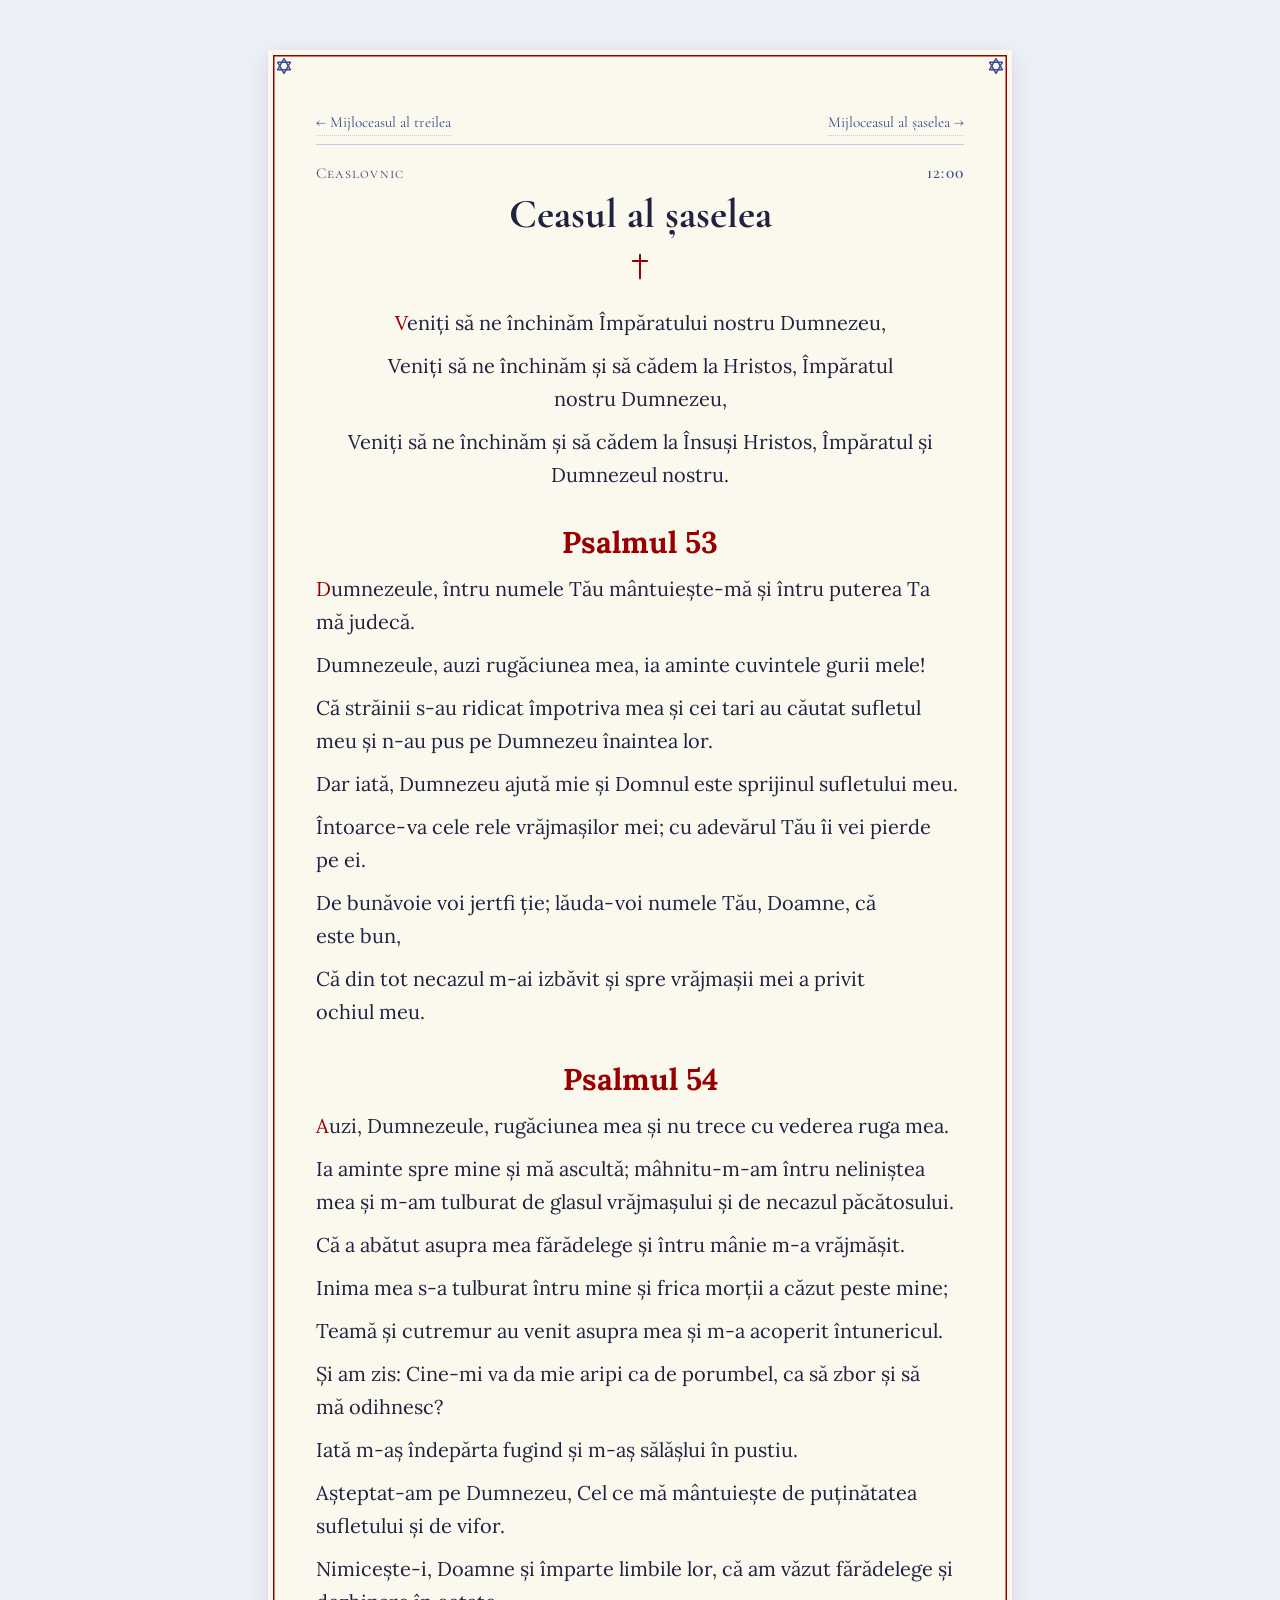
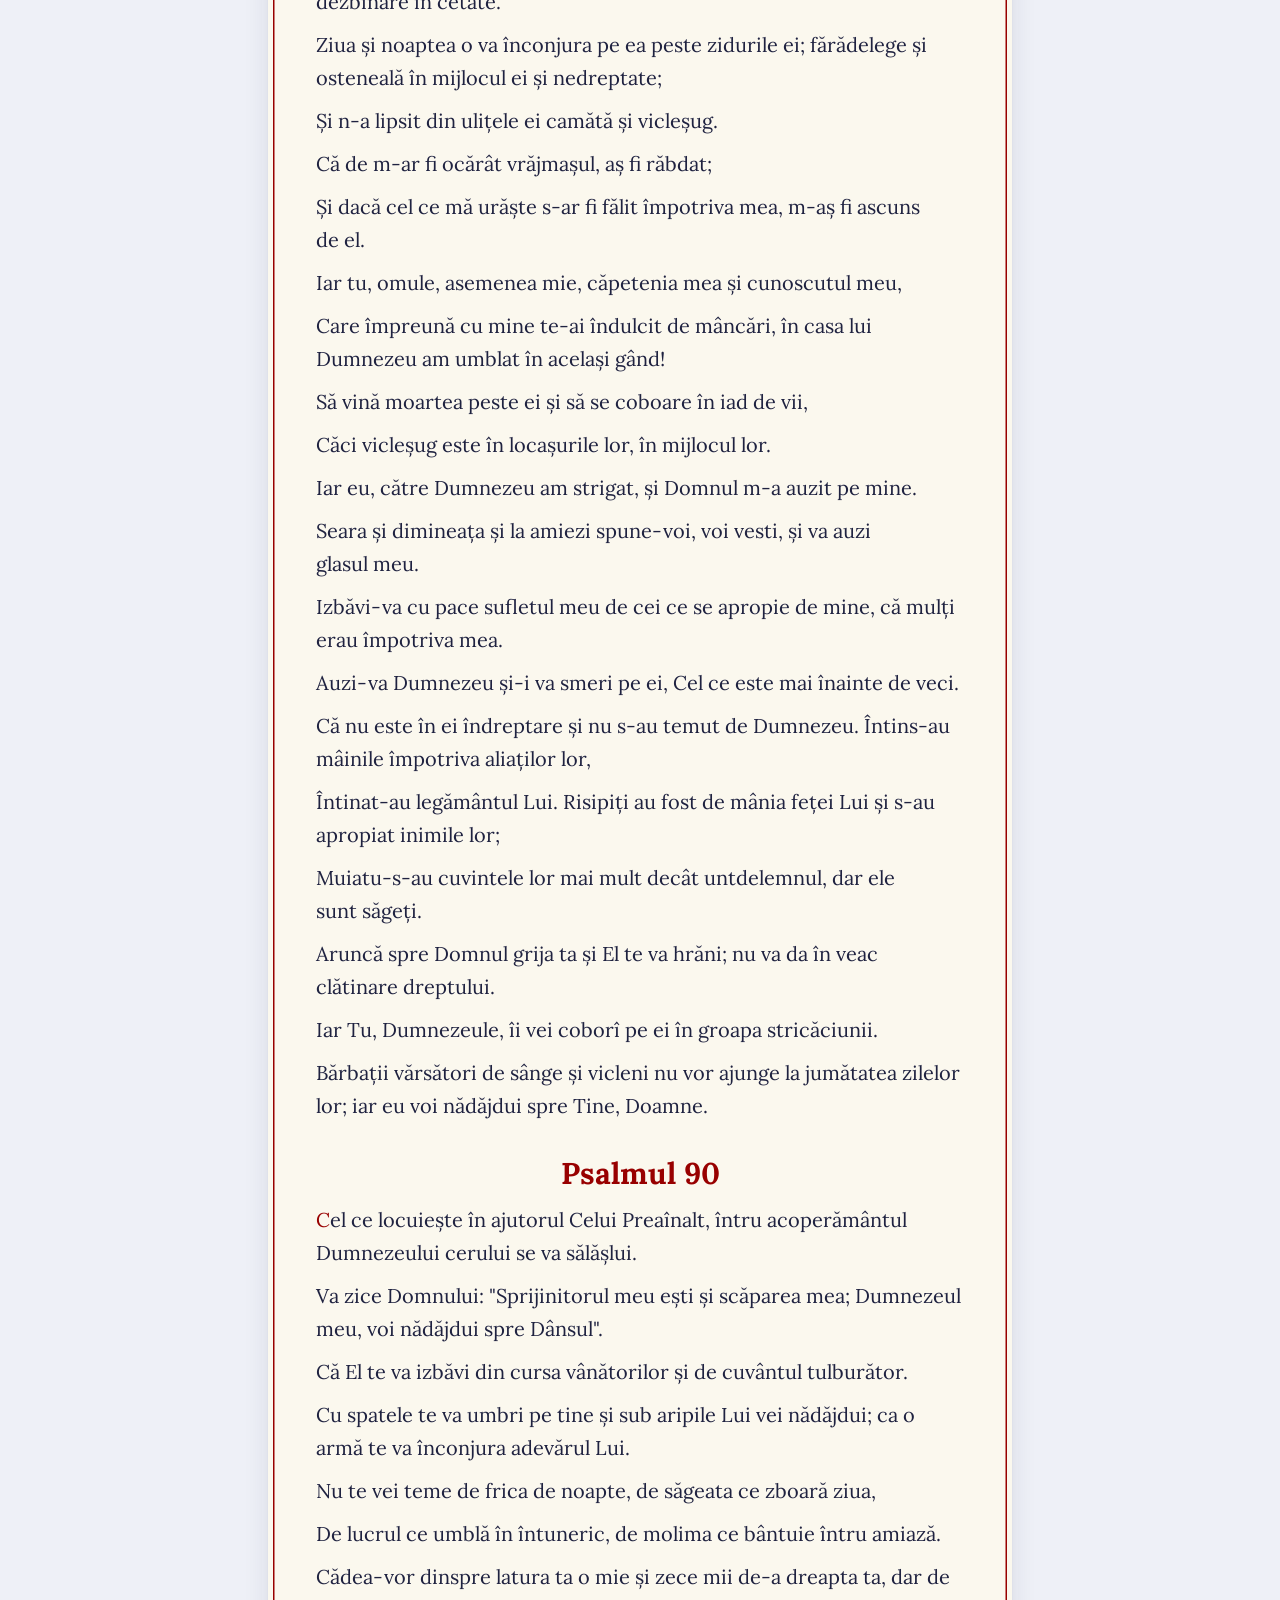
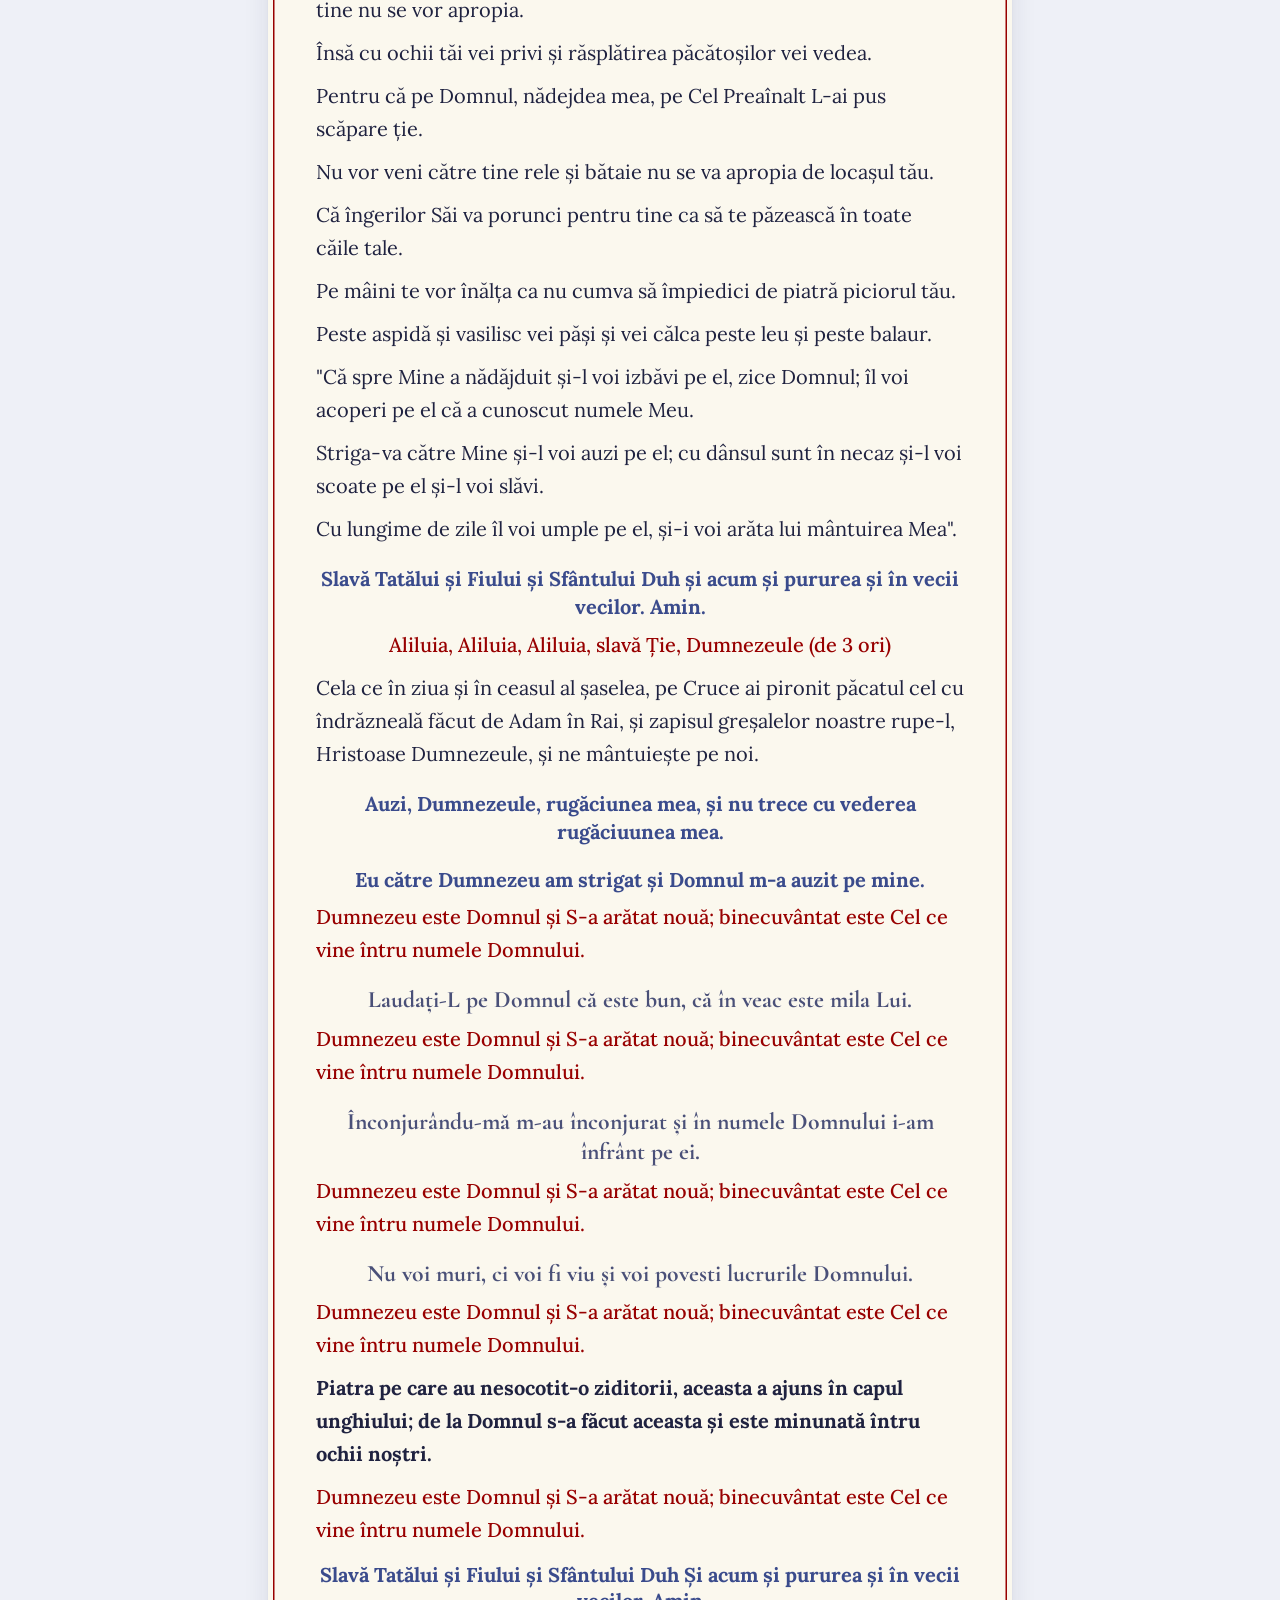
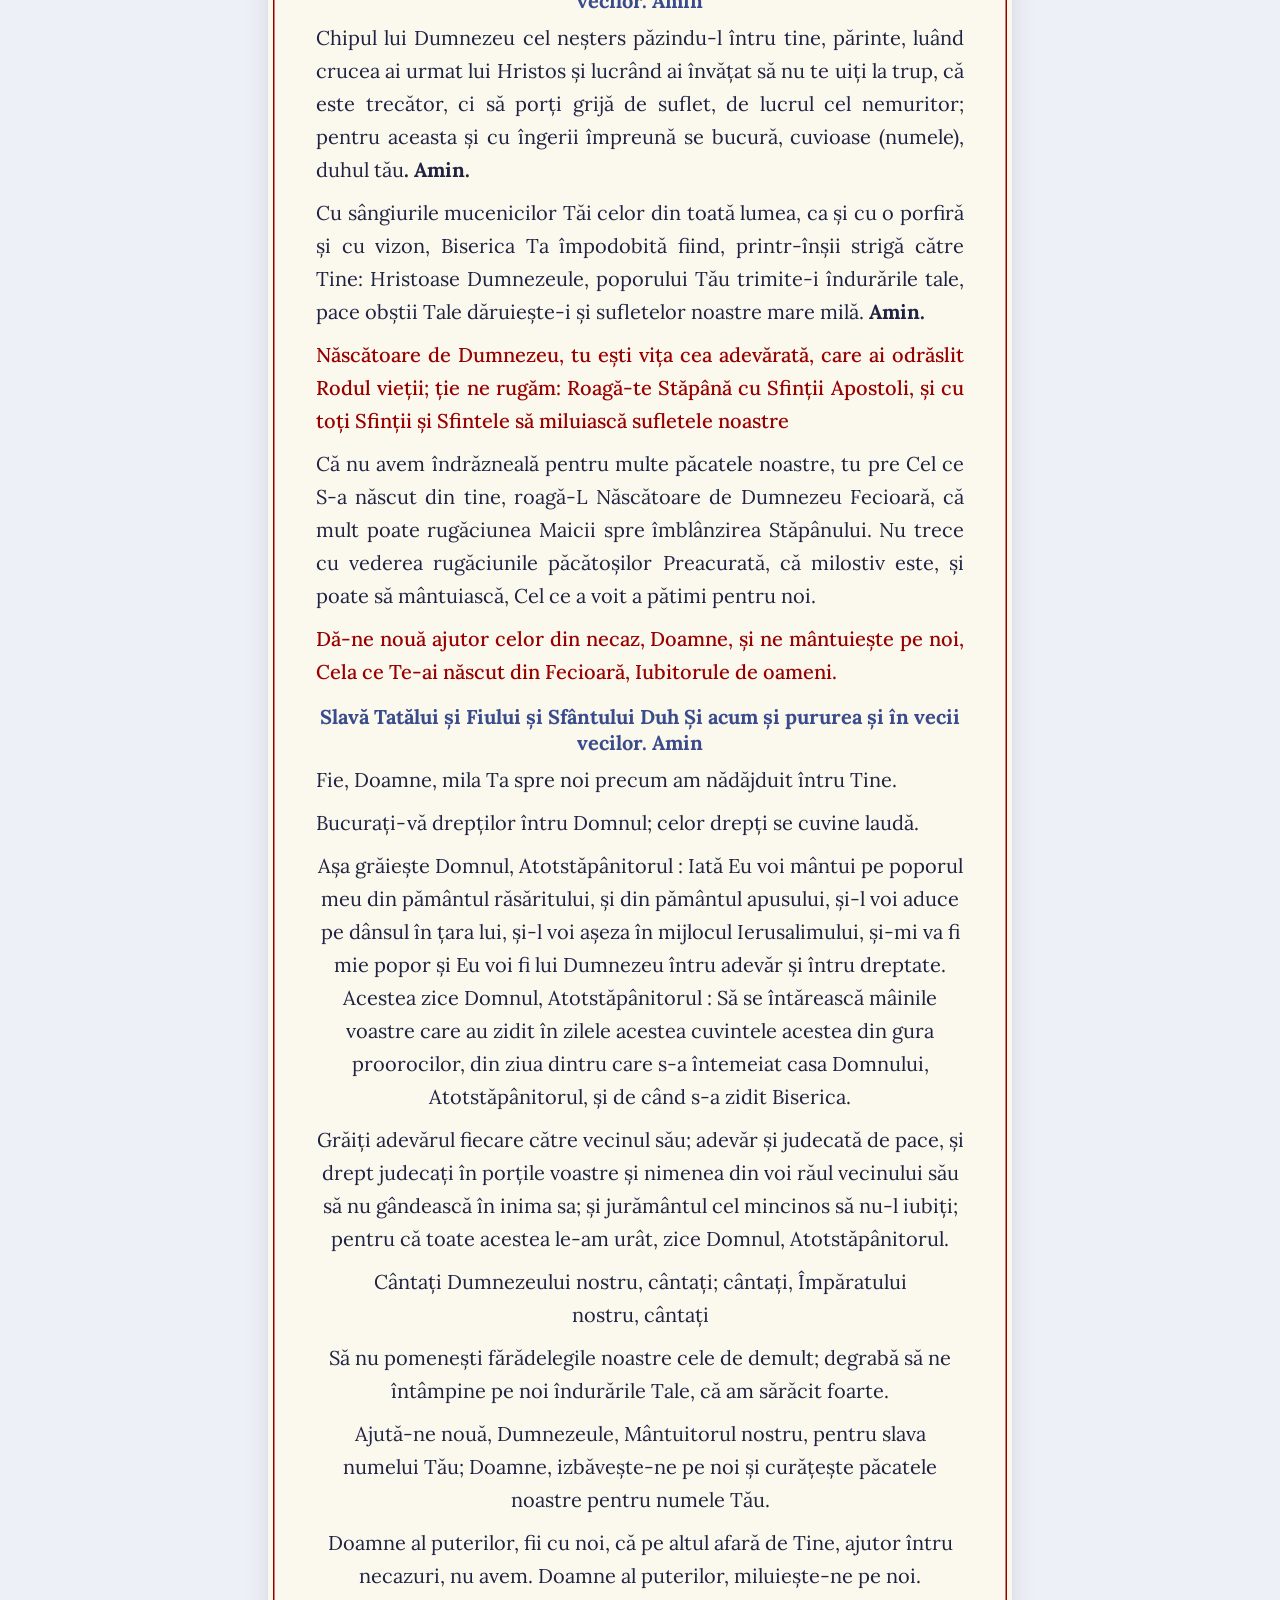
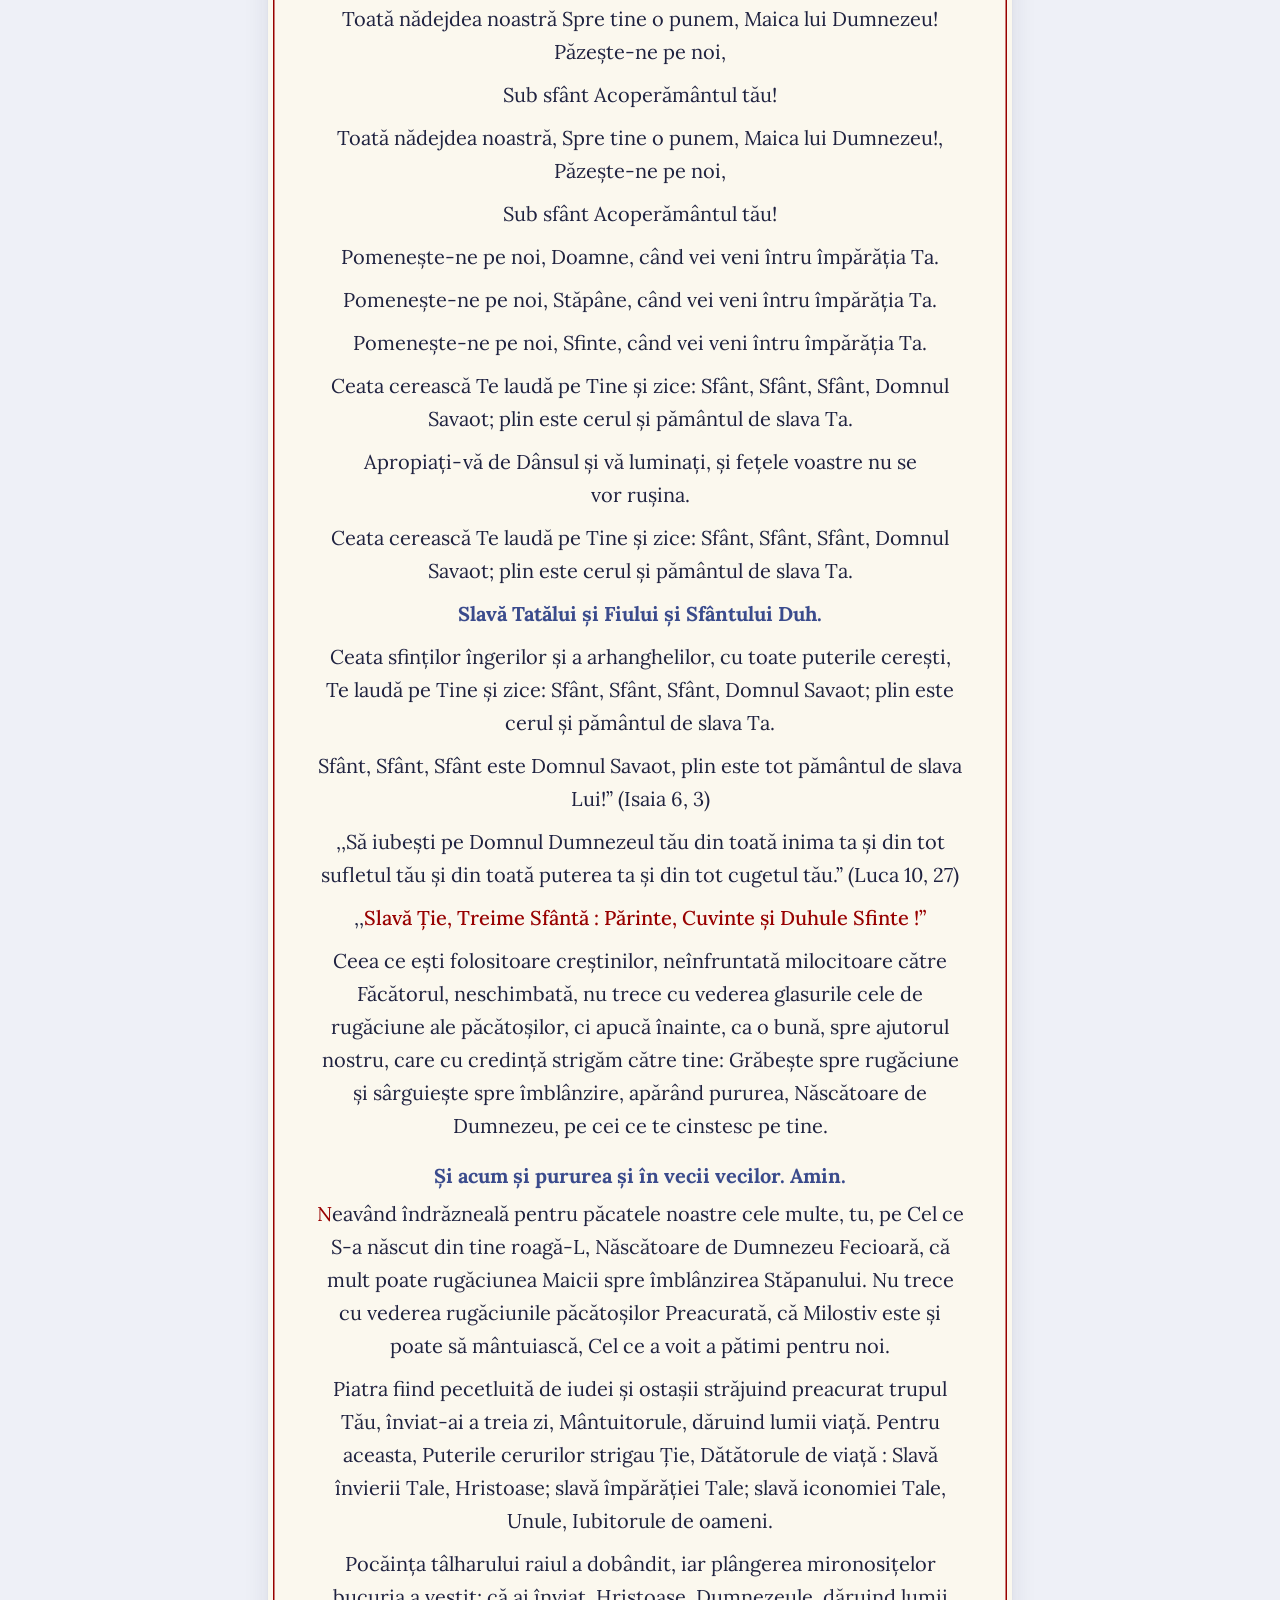
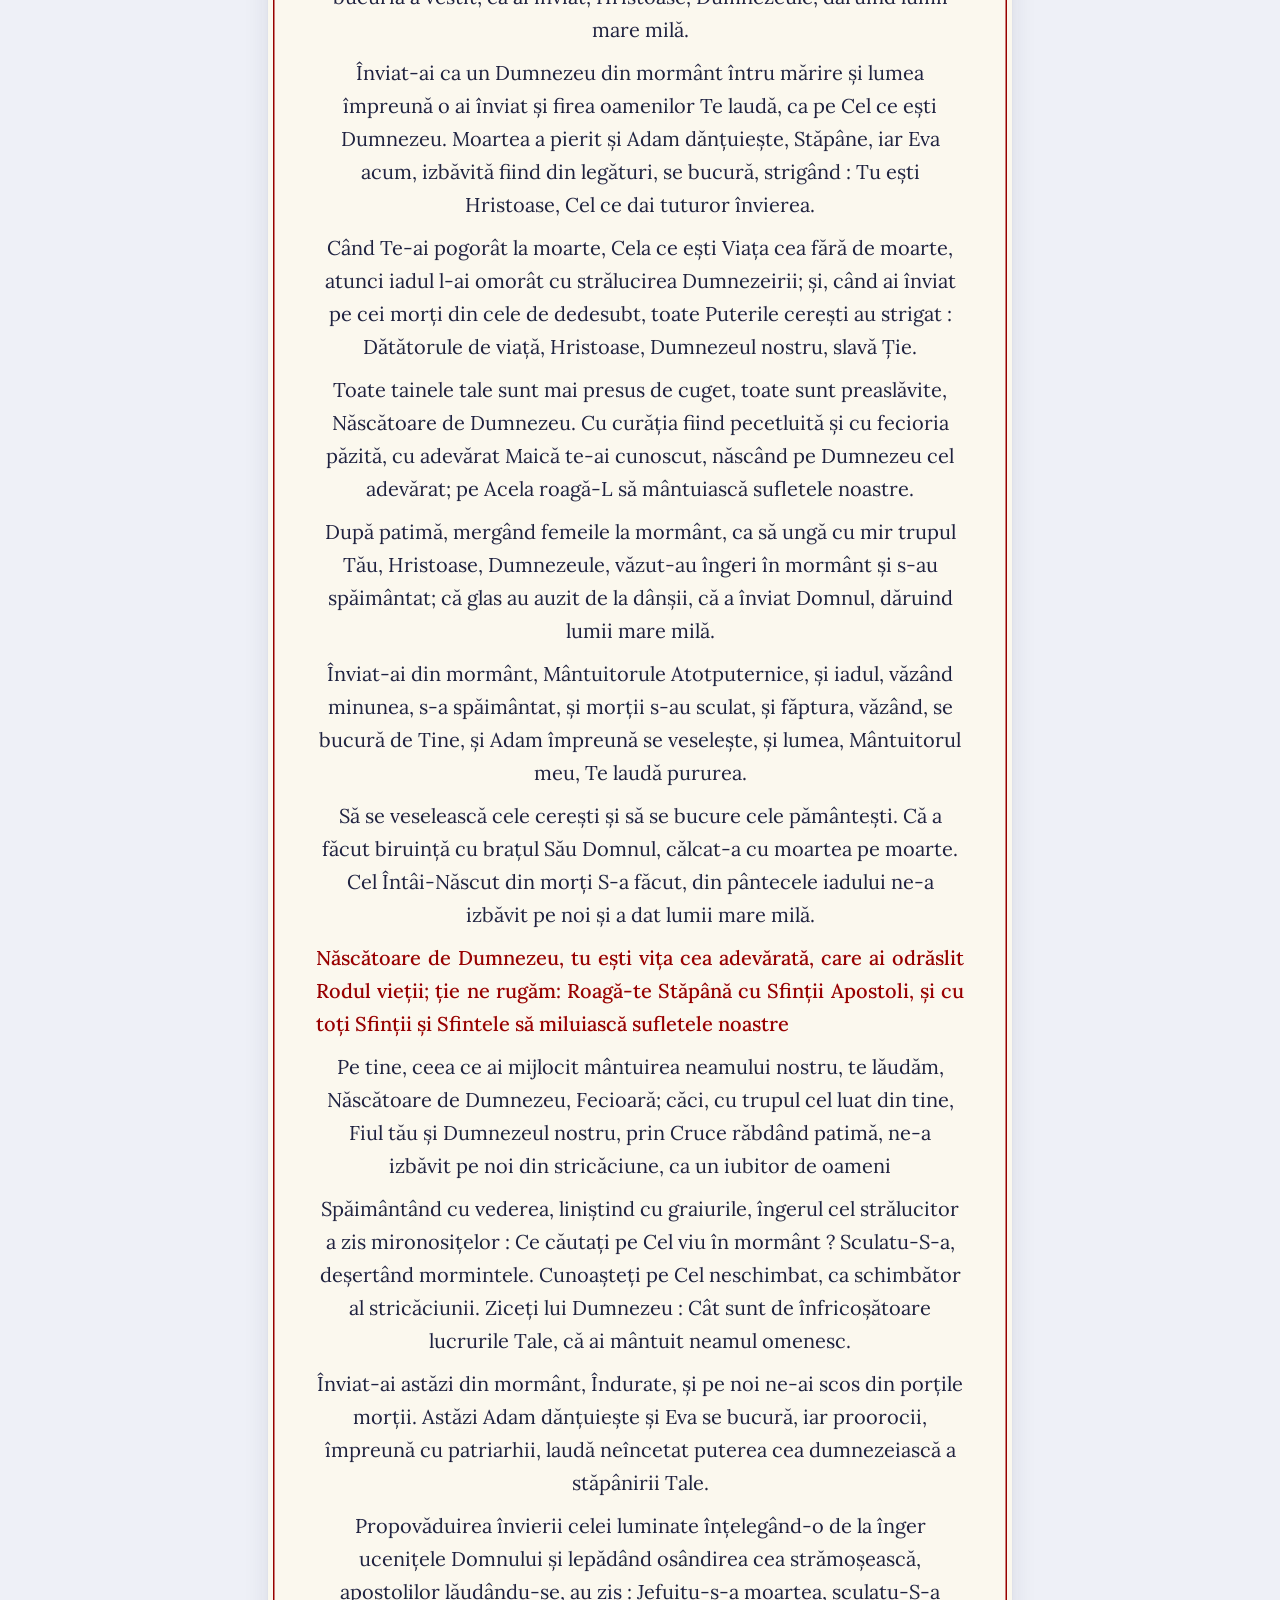
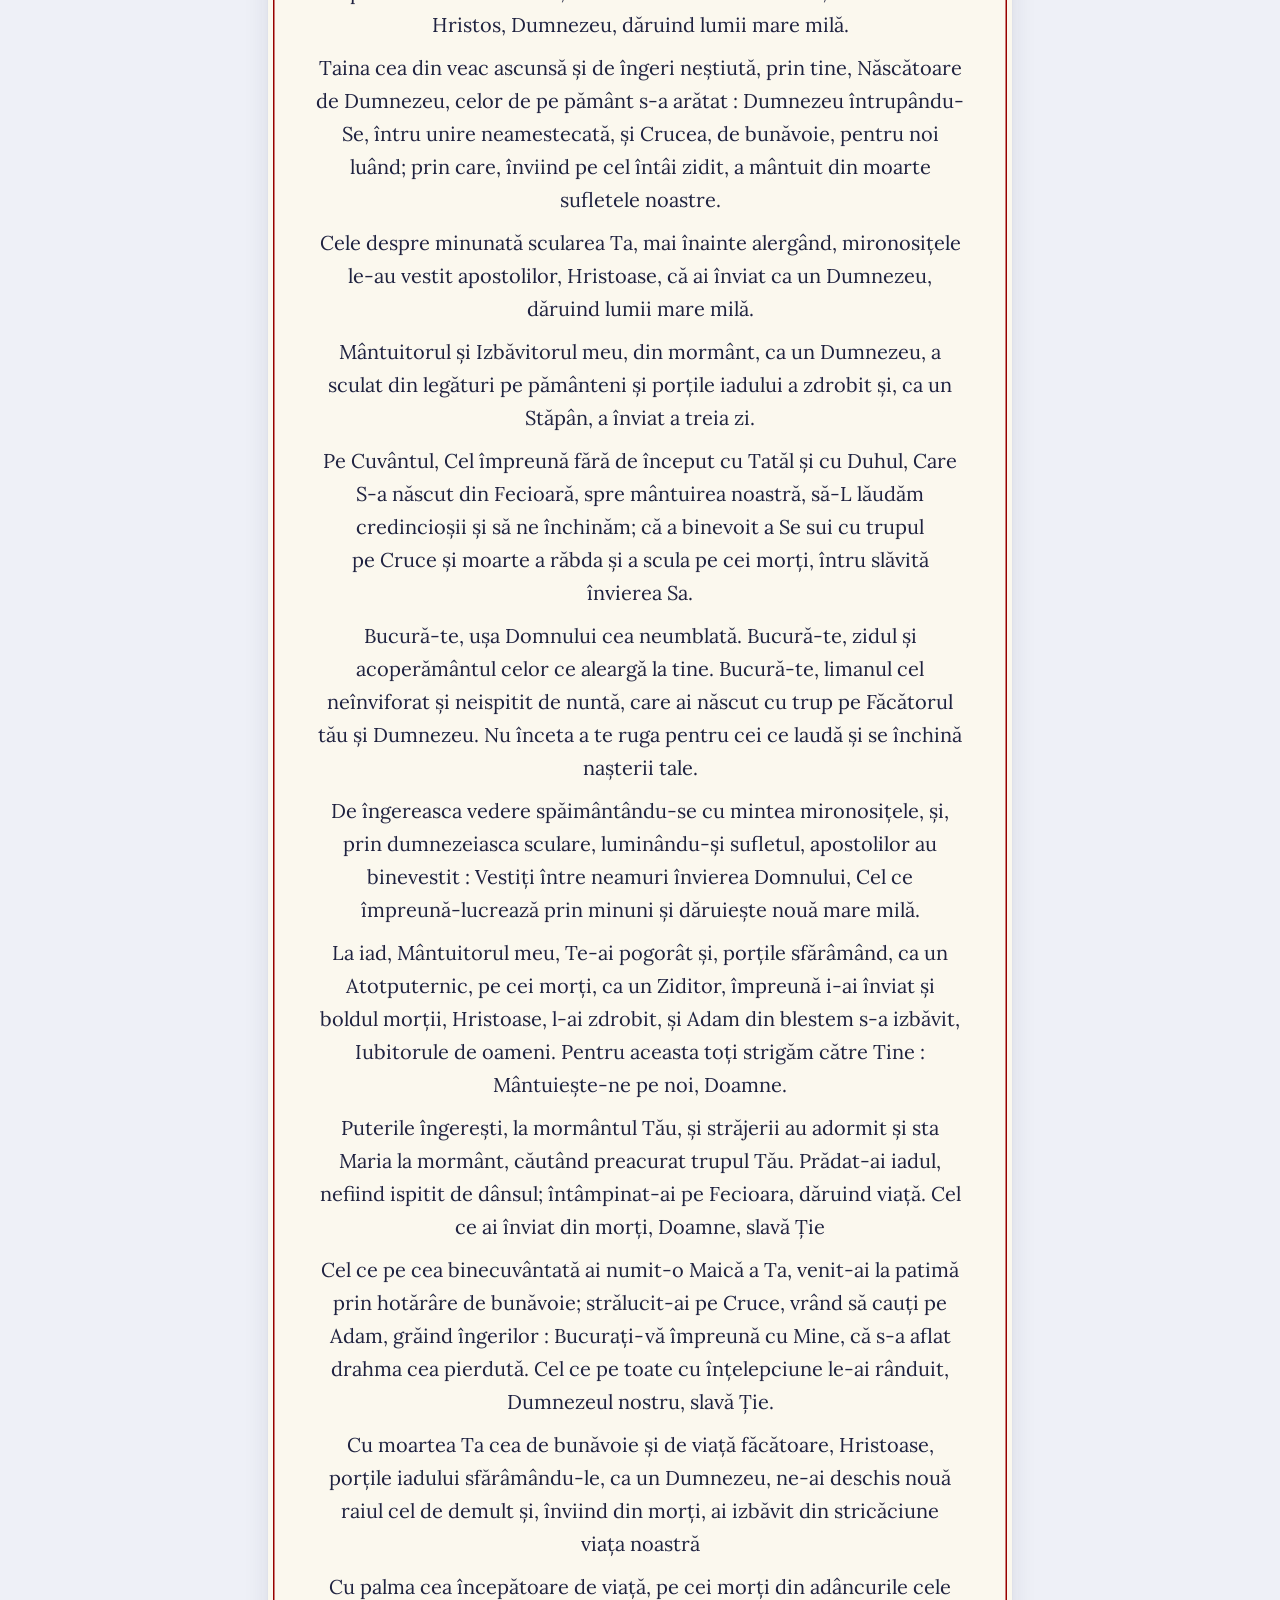
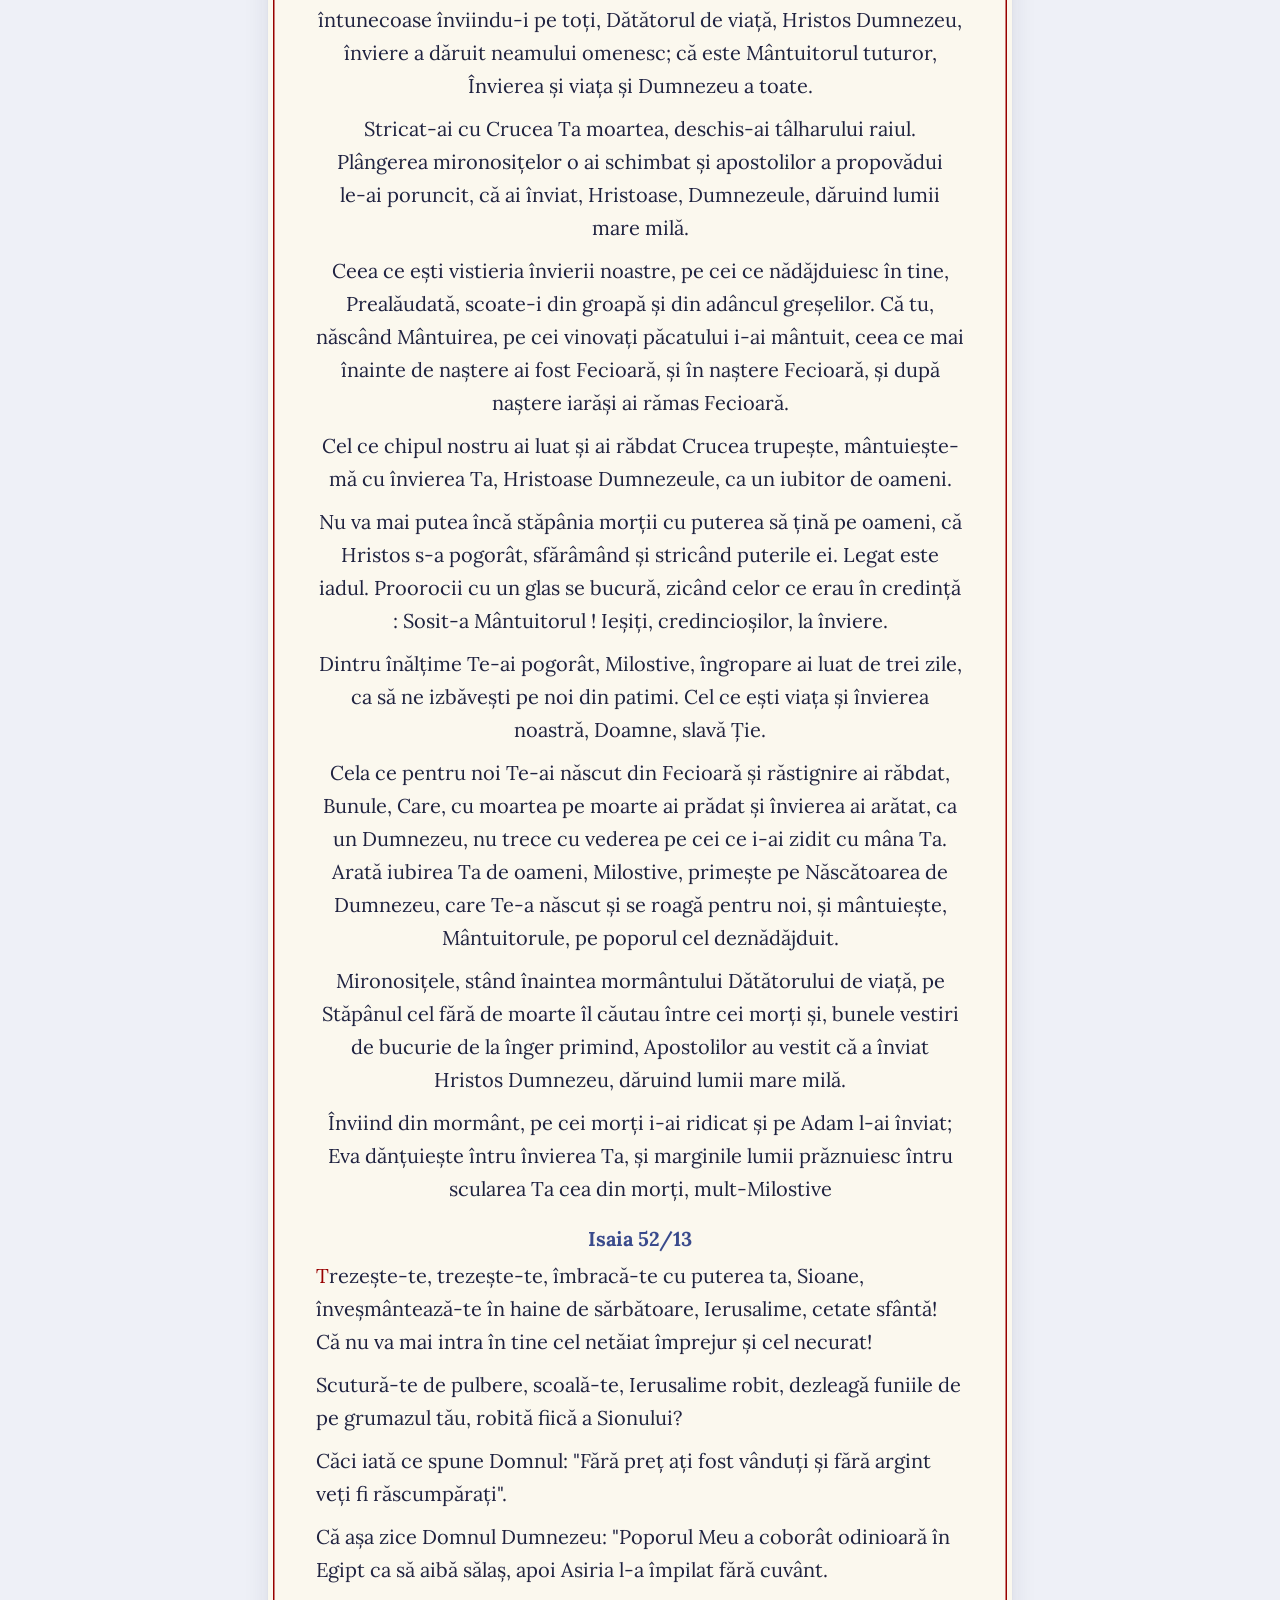
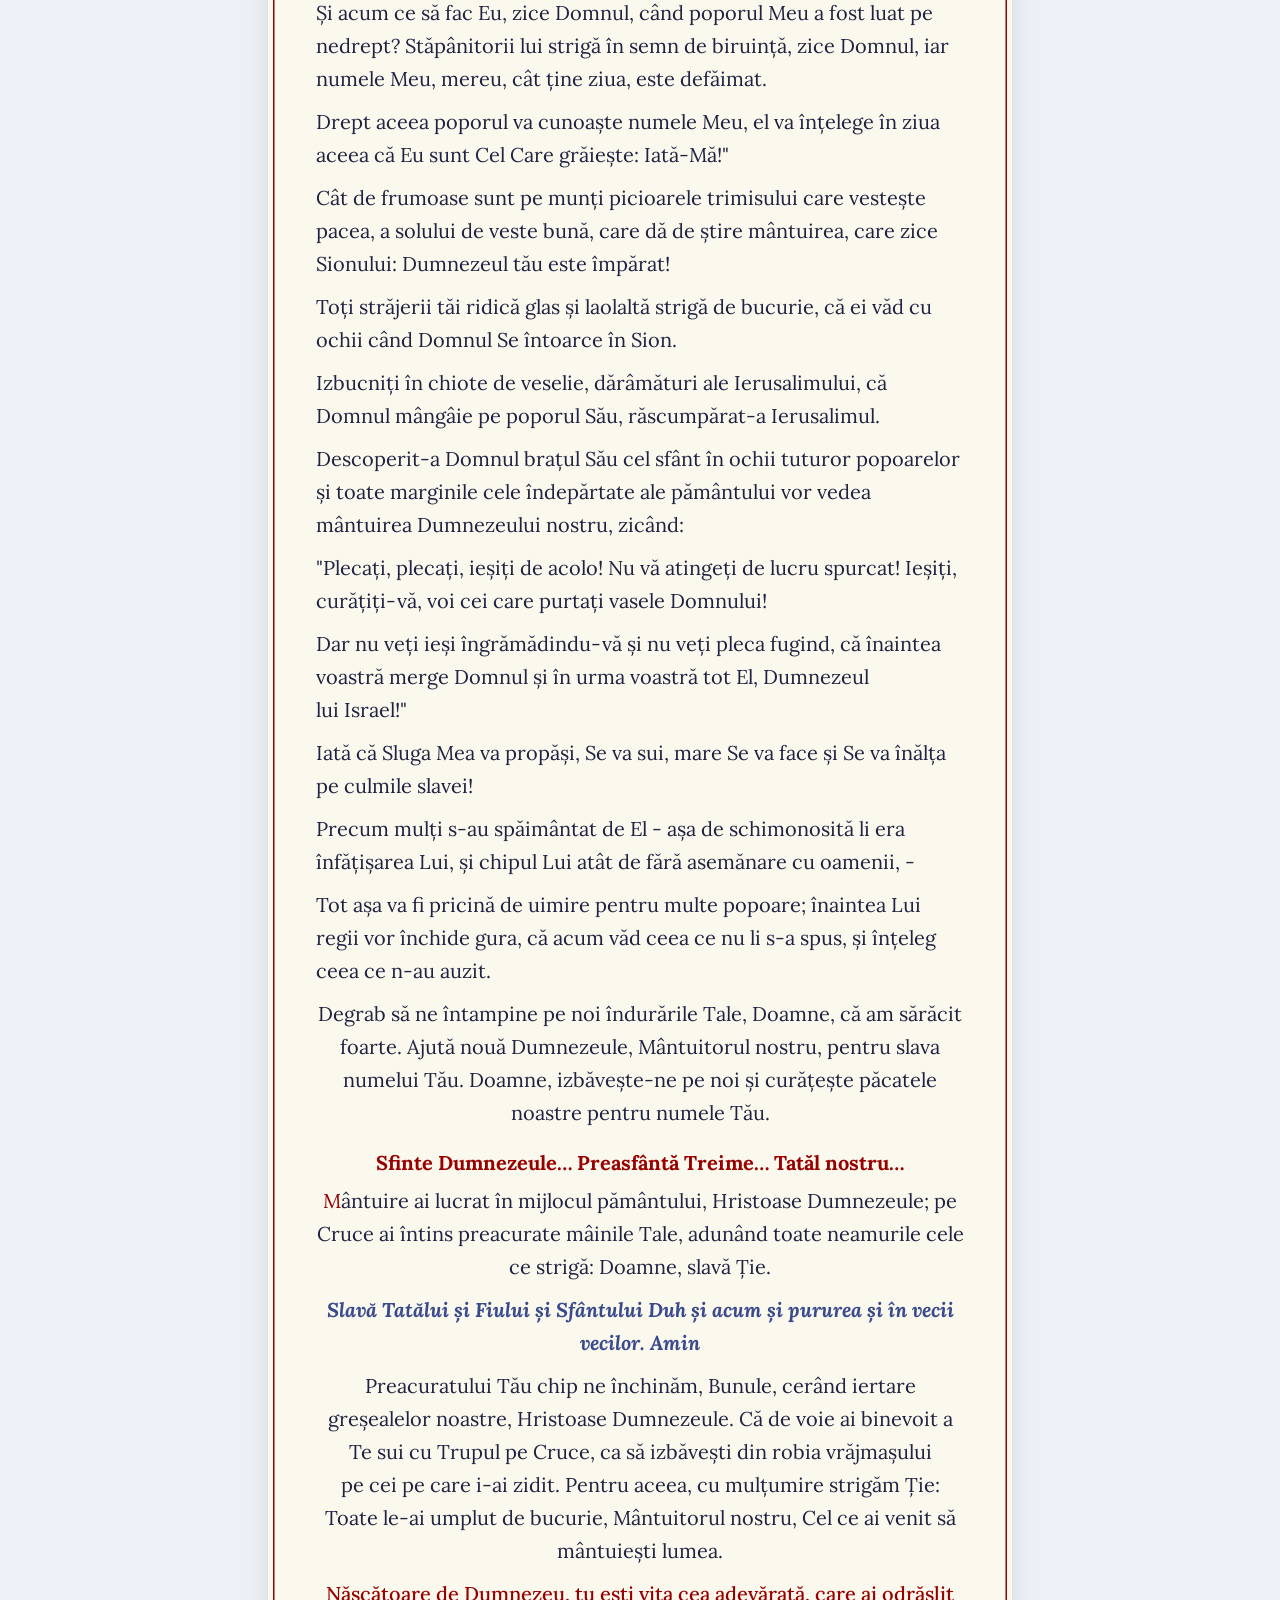
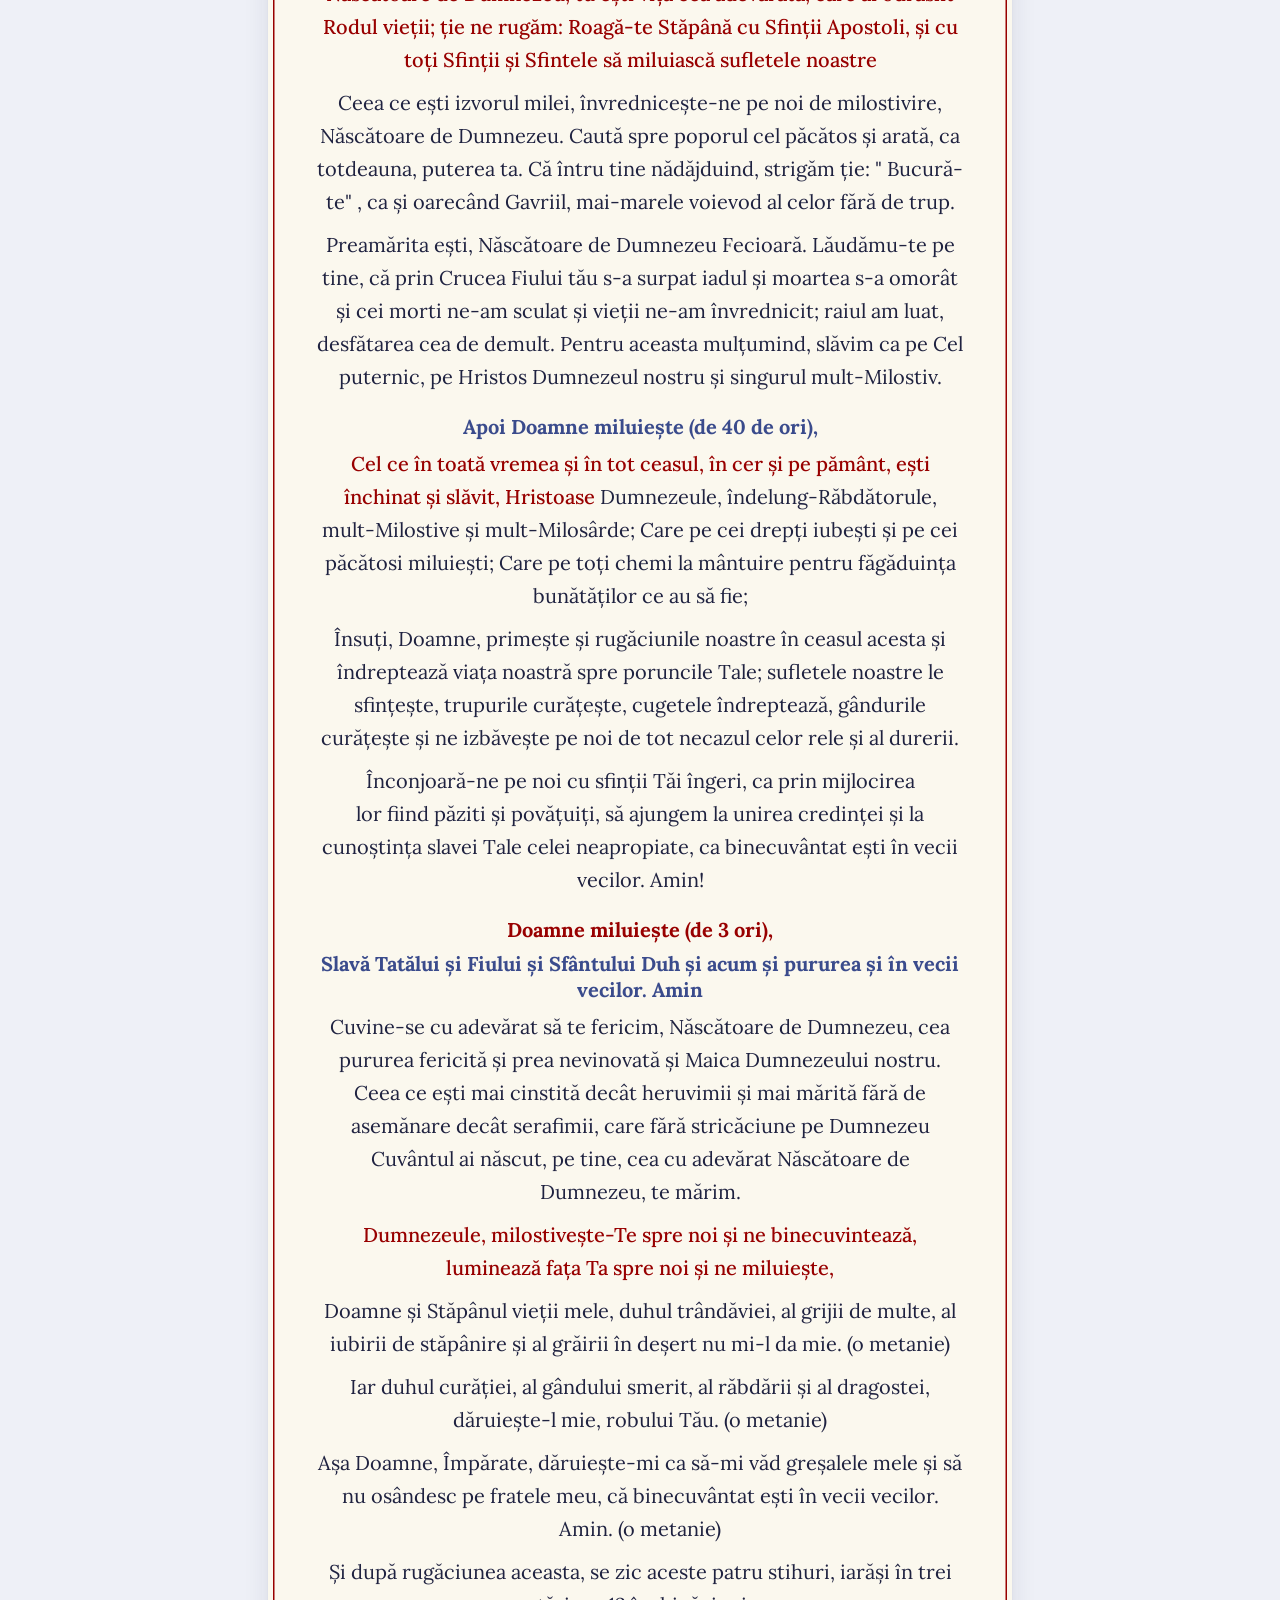
<file: docs/content/07-ceasul-6.html>
<!doctype html>
<html lang="ro">
<head>
  <meta charset="utf-8" />
  <meta name="viewport" content="width=device-width, initial-scale=1" />
  <title>Ceasul al șaselea · Ceaslovnic</title>
  <link rel="preconnect" href="https://fonts.googleapis.com" />
  <link rel="preconnect" href="https://fonts.gstatic.com" crossorigin />
  <link href="https://fonts.googleapis.com/css2?family=Cormorant+Garamond:wght@500;600;700&family=Lora:ital,wght@0,400;0,500;1,400&display=swap" rel="stylesheet" />
  <link rel="stylesheet" href="../css/styles.css" />
</head>
<body>
  <article class="page">
    <div class="page__inner">
      <nav class="page__nav page__nav--top" aria-label="Navigare între ceasuri">
        <a href="06-mijloceasul-3.html" rel="prev">← Mijloceasul al treilea</a>
        <span class="spacer"></span>
        <a href="08-mijloceasul-6.html" rel="next">Mijloceasul al șaselea →</a>
      </nav>
      <div class="page__eyebrow">
        <span>Ceaslovnic</span>
        <span class="scheduled-time">12:00</span>
      </div>
      <h1 class="page__title">Ceasul al șaselea</h1>
      <hr class="page__rule" />
      <div class="page__body">
      <p class="align-center"><span class="dropcap">V</span>eniți să ne închinăm Împăratului nostru Dumnezeu, </p>
      <p class="align-center">Veniți să ne închinăm și să cădem la Hristos, Împăratul nostru Dumnezeu, </p>
      <p class="align-center">Veniți să ne închinăm și să cădem la Însuși Hristos, Împăratul și Dumnezeul nostru.</p>
      <h2 class="align-center psalm-heading"><strong><span class="rubric">Psalmul 53</span></strong></h2>
      <p><span class="dropcap">D</span>umnezeule, întru numele Tău mântuieşte-mă şi întru puterea Ta mă judecă.</p>
      <p>Dumnezeule, auzi rugăciunea mea, ia aminte cuvintele gurii mele!</p>
      <p>Că străinii s-au ridicat împotriva mea şi cei tari au căutat sufletul meu şi n-au pus pe Dumnezeu înaintea lor.</p>
      <p>Dar iată, Dumnezeu ajută mie şi Domnul este sprijinul sufletului meu.</p>
      <p>Întoarce-va cele rele vrăjmaşilor mei; cu adevărul Tău îi vei pierde pe ei.</p>
      <p>De bunăvoie voi jertfi ţie; lăuda-voi numele Tău, Doamne, că este bun,</p>
      <p>Că din tot necazul m-ai izbăvit şi spre vrăjmaşii mei a privit ochiul meu.</p>
      <h2 class="align-center psalm-heading"><strong><span class="rubric">Psalmul 54</span></strong></h2>
      <p><span class="dropcap">A</span>uzi, Dumnezeule, rugăciunea mea şi nu trece cu vederea ruga mea.</p>
      <p>Ia aminte spre mine şi mă ascultă; mâhnitu-m-am întru neliniştea mea şi m-am tulburat de glasul vrăjmaşului şi de necazul păcătosului.</p>
      <p>Că a abătut asupra mea fărădelege şi întru mânie m-a vrăjmăşit.</p>
      <p>Inima mea s-a tulburat întru mine şi frica morţii a căzut peste mine;</p>
      <p>Teamă şi cutremur au venit asupra mea şi m-a acoperit întunericul.</p>
      <p>Şi am zis: Cine-mi va da mie aripi ca de porumbel, ca să zbor şi să mă odihnesc?</p>
      <p>Iată m-aş îndepărta fugind şi m-aş sălăşlui în pustiu.</p>
      <p>Aşteptat-am pe Dumnezeu, Cel ce mă mântuieşte de puţinătatea sufletului şi de vifor.</p>
      <p>Nimiceşte-i, Doamne şi împarte limbile lor, că am văzut fărădelege şi dezbinare în cetate.</p>
      <p>Ziua şi noaptea o va înconjura pe ea peste zidurile ei; fărădelege şi osteneală în mijlocul ei şi nedreptate;</p>
      <p>Şi n-a lipsit din uliţele ei camătă şi vicleşug.</p>
      <p>Că de m-ar fi ocărât vrăjmaşul, aş fi răbdat;</p>
      <p>Şi dacă cel ce mă urăşte s-ar fi fălit împotriva mea, m-aş fi ascuns de el.</p>
      <p>Iar tu, omule, asemenea mie, căpetenia mea şi cunoscutul meu,</p>
      <p>Care împreună cu mine te-ai îndulcit de mâncări, în casa lui Dumnezeu am umblat în acelaşi gând!</p>
      <p>Să vină moartea peste ei şi să se coboare în iad de vii,</p>
      <p>Căci vicleşug este în locaşurile lor, în mijlocul lor.</p>
      <p>Iar eu, către Dumnezeu am strigat, şi Domnul m-a auzit pe mine.</p>
      <p>Seara şi dimineaţa şi la amiezi spune-voi, voi vesti, şi va auzi glasul meu.</p>
      <p>Izbăvi-va cu pace sufletul meu de cei ce se apropie de mine, că mulţi erau împotriva mea.</p>
      <p>Auzi-va Dumnezeu şi-i va smeri pe ei, Cel ce este mai înainte de veci.</p>
      <p>Că nu este în ei îndreptare şi nu s-au temut de Dumnezeu. Întins-au mâinile împotriva aliaţilor lor,</p>
      <p>Întinat-au legământul Lui. Risipiţi au fost de mânia feţei Lui şi s-au apropiat inimile lor;</p>
      <p>Muiatu-s-au cuvintele lor mai mult decât untdelemnul, dar ele sunt săgeţi.</p>
      <p>Aruncă spre Domnul grija ta şi El te va hrăni; nu va da în veac clătinare dreptului.</p>
      <p>Iar Tu, Dumnezeule, îi vei coborî pe ei în groapa stricăciunii.</p>
      <p>Bărbaţii vărsători de sânge şi vicleni nu vor ajunge la jumătatea zilelor lor; iar eu voi nădăjdui spre Tine, Doamne.</p>
      <h2 class="align-center psalm-heading"><strong><span class="rubric">Psalmul 90</span></strong></h2>
      <p><span class="dropcap">C</span>el ce locuieşte în ajutorul Celui Preaînalt, întru acoperământul Dumnezeului cerului se va sălăşlui.</p>
      <p>Va zice Domnului: &quot;Sprijinitorul meu eşti şi scăparea mea; Dumnezeul meu, voi nădăjdui spre Dânsul&quot;.</p>
      <p>Că El te va izbăvi din cursa vânătorilor şi de cuvântul tulburător.</p>
      <p>Cu spatele te va umbri pe tine şi sub aripile Lui vei nădăjdui; ca o armă te va înconjura adevărul Lui.</p>
      <p>Nu te vei teme de frica de noapte, de săgeata ce zboară ziua,</p>
      <p>De lucrul ce umblă în întuneric, de molima ce bântuie întru amiază.</p>
      <p>Cădea-vor dinspre latura ta o mie şi zece mii de-a dreapta ta, dar de tine nu se vor apropia.</p>
      <p>Însă cu ochii tăi vei privi şi răsplătirea păcătoşilor vei vedea.</p>
      <p>Pentru că pe Domnul, nădejdea mea, pe Cel Preaînalt L-ai pus scăpare ţie.</p>
      <p>Nu vor veni către tine rele şi bătaie nu se va apropia de locaşul tău.</p>
      <p>Că îngerilor Săi va porunci pentru tine ca să te păzească în toate căile tale.</p>
      <p>Pe mâini te vor înălţa ca nu cumva să împiedici de piatră piciorul tău.</p>
      <p>Peste aspidă şi vasilisc vei păşi şi vei călca peste leu şi peste balaur.</p>
      <p>&quot;Că spre Mine a nădăjduit şi-l voi izbăvi pe el, zice Domnul; îl voi acoperi pe el că a cunoscut numele Meu.</p>
      <p>Striga-va către Mine şi-l voi auzi pe el; cu dânsul sunt în necaz şi-l voi scoate pe el şi-l voi slăvi.</p>
      <p>Cu lungime de zile îl voi umple pe el, şi-i voi arăta lui mântuirea Mea&quot;.</p>
      <h2 class="align-center doxology"><strong><span class="rubric">Slavă Tatălui și Fiului și Sfântului Duh și acum și pururea și în vecii vecilor. Amin.</span></strong></h2>
      <p class="align-center">	<strong><span class="rubric"><span class="dropcap">A</span>liluia, Aliluia, Aliluia, slavă Ție, Dumnezeule (de 3 ori)</span></strong></p>
      <p>Cela ce în ziua şi în ceasul al şaselea, pe Cruce ai pironit păcatul cel cu îndrăzneală făcut de Adam în Rai, şi zapisul greşalelor noastre rupe-l, Hristoase Dumnezeule, şi ne mântuieşte pe noi.</p>
      <h2 class="align-center"><span class="rubric">Auzi, Dumnezeule, rugăciunea mea, şi nu trece cu vederea rugăciuunea mea.</span></h2>
      <h2 class="align-center"><span class="rubric">Eu către Dumnezeu am strigat şi Dom­nul m-a auzit pe mine.</span></h2>
      <p><span class="rubric">Dumnezeu este Domnul și S-a arătat nouă; binecuvântat este Cel ce vine întru numele Domnului. </span></p>
      <h3 class="align-center"><strong>Laudați-L pe Domnul că este bun, că în veac este mila Lui. </strong></h3>
      <p><span class="rubric">Dumnezeu este Domnul și S-a arătat nouă; binecuvântat este Cel ce vine întru numele Domnului. </span></p>
      <h3 class="align-center"><strong>Înconjurându-mă m-au înconjurat și în numele Domnului i-am înfrânt pe ei. </strong></h3>
      <p><span class="rubric">Dumnezeu este Domnul și S-a arătat nouă; binecuvântat este Cel ce vine întru numele Domnului.</span> </p>
      <h3 class="align-center"><strong>Nu voi muri, ci voi fi viu și voi povesti lucrurile Domnului. </strong></h3>
      <p><span class="rubric">Dumnezeu este Domnul și S-a arătat nouă; binecuvântat este Cel ce vine întru numele Domnului. </span></p>
      <p><strong>Piatra pe care au nesocotit-o ziditorii, aceasta a ajuns în capul unghiului; de la Domnul s-a făcut aceasta și este minunată întru ochii noștri.</strong> </p>
      <p><span class="rubric">Dumnezeu este Domnul și S-a arătat nouă; binecuvântat este Cel ce vine întru numele Domnului.</span> </p>
      <h3 class="align-center doxology"><strong>Slavă Tatălui și Fiului și Sfântului Duh Și acum și pururea și în vecii vecilor. Amin</strong></h3>
      <p class="align-justify">Chipul lui Dumnezeu cel neșters păzindu-l întru tine, părinte, luând crucea ai urmat lui Hristos și lucrând ai învățat să nu te uiți la trup, că este trecător, ci să porți grijă de suflet, de lucrul cel nemuritor; pentru aceasta și cu îngerii împreună se bucură, cuvioase (numele), duhul tău<strong>. Amin.</strong></p>
      <p class="align-justify">Cu sângiurile mucenicilor Tăi celor din toată lumea, ca şi cu o porfiră şi cu vizon, Biserica Ta împodobită fiind, printr-înşii strigă către Tine: Hristoase Dumnezeule, poporului Tău trimite-i îndurările tale, pace obştii Tale dăruieşte-i şi sufletelor noastre mare milă. <strong> Amin.</strong></p>
      <p class="align-justify"><span class="rubric">Născătoare de Dumnezeu, tu ești vița cea adevărată, care ai odrăslit Rodul vieții; ție ne rugăm: Roagă-te Stăpână cu Sfinții Apostoli, și cu toți Sfinții și Sfintele să miluiască sufletele noastre</span></p>
      <p class="align-justify">Că nu avem îndrăzneală pentru multe păcatele noastre, tu pre Cel ce S-a născut din tine, roagă-L Născătoare de Dumne­zeu Fecioară, că mult poate rugăciunea Maicii spre îmblânzirea Stăpânului. Nu trece cu vederea rugăciunile păcătoşilor Preacurată, că milostiv este, şi poate să mântuiască, Cel ce a voit a pătimi pen­tru noi.</p>
      <p class="align-justify"><span class="rubric">Dă-ne nouă ajutor celor din necaz, Doamne, şi ne mântuieşte pe noi, Cela ce Te-ai născut din Fecioară, Iubitorule de oameni.</span></p>
      <h3 class="align-center doxology"><strong>Slavă Tatălui și Fiului și Sfântului Duh Și acum și pururea și în vecii vecilor. Amin</strong></h3>
      <p>Fie, Doamne, mila Ta spre noi precum am nădăjduit întru Tine.</p>
      <p>Bucuraţi-vă drepţilor întru Domnul; celor drepţi se cuvine laudă.</p>
      <p class="align-center">Aşa grăieşte Domnul, Atotstăpânitorul : Iată Eu voi mântui pe poporul meu din pământul răsăritului, şi din pământul apusului, şi-l voi aduce pe dânsul în ţara lui, şi-l voi aşeza în mijlocul Ierusalimului, şi-mi va fi mie popor şi Eu voi fi lui Dumnezeu întru adevăr şi întru dreptate. Acestea zice Domnul, Atotstăpânitorul : Să se întărească mâinile voastre care au zidit în zilele acestea cuvintele acestea din gura proorocilor, din ziua dintru care s-a întemeiat casa Domnului, Atotstăpânitorul, şi de când s-a zidit Biserica.</p>
      <p class="align-center">Grăiţi adevărul fiecare către vecinul său; adevăr și judecată de pace, şi drept judecaţi în porţile voastre şi nimenea din voi răul vecinului său să nu gândească în inima sa; şi jurământul cel mincinos să nu-l iubiţi; pentru că toate acestea le-am urât, zice Domnul, Atotstăpânitorul.</p>
      <p class="align-center">Cântaţi Dumnezeului nostru, cântaţi; cântaţi, Împăratului nostru, cântaţi</p>
      <p class="align-center">Să nu pomeneşti fărădelegile noastre cele de demult; degrabă să ne întâmpine pe noi îndurările Tale, că am sărăcit foarte.</p>
      <p class="align-center">Ajută-ne nouă, Dumnezeule, Mântuitorul nostru, pentru slava numelui Tău; Doamne, izbăveşte-ne pe noi şi curăţeşte păcatele noastre pentru numele Tău.</p>
      <p class="align-center">Doamne al puterilor, fii cu noi, că pe altul afară de Tine, ajutor întru necazuri, nu avem. Doamne al puterilor, miluieşte-ne pe noi.</p>
      <p class="align-center">Toată nădejdea noastră Spre tine o punem, Maica lui Dumnezeu!  Păzeşte-ne pe noi,</p>
      <p class="align-center"> Sub sfânt Acoperământul tău!</p>
      <p class="align-center">Toată nădejdea noastră, Spre tine o punem, Maica lui Dumnezeu!,  Păzeşte-ne pe noi,</p>
      <p class="align-center"> Sub sfânt Acoperământul tău!</p>
      <p class="align-center">Pomenește-ne pe noi, Doamne, când vei veni întru împărăția Ta.</p>
      <p class="align-center">Pomenește-ne pe noi, Stăpâne, când vei veni întru împărăția Ta.</p>
      <p class="align-center">Pomenește-ne pe noi, Sfinte, când vei veni întru împărăția Ta.</p>
      <p class="align-center">Ceata cerească Te laudă pe Tine și zice: Sfânt, Sfânt, Sfânt, Domnul Savaot; plin este cerul și pământul de slava Ta.</p>
      <p class="align-center">Apropiați-vă de Dânsul și vă luminați, și fețele voastre nu se vor rușina.</p>
      <p class="align-center">Ceata cerească Te laudă pe Tine și zice: Sfânt, Sfânt, Sfânt, Domnul Savaot; plin este cerul și pământul de slava Ta.</p>
      <p class="doxology">Slavă Tatălui și Fiului și Sfântului Duh.</p>
      <p class="align-center">Ceata sfinților îngerilor și a arhanghelilor, cu toate puterile cerești, Te laudă pe Tine și zice: Sfânt, Sfânt, Sfânt, Domnul Savaot; plin este cerul și pământul de slava Ta.</p>
      <p class="align-center">Sfânt, Sfânt, Sfânt este Domnul Savaot, plin este tot pământul de slava Lui!” (Isaia 6, 3)</p>
      <p class="align-center">,,Să iubeşti pe Domnul Dumnezeul tău din toată inima ta şi din tot sufletul tău şi din toată puterea ta şi din tot cugetul tău.” (Luca 10, 27)</p>
      <p class="align-center">,,<strong><span class="rubric">Slavă Ţie, Treime Sfântă : Părinte, Cuvinte şi Duhule Sfinte !”</span></strong></p>
      <p class="align-center">Ceea ce eşti folositoare creştinilor, neînfruntată milocitoare către Făcătorul, neschimbată, nu trece cu vederea glasurile cele de rugăciune ale păcătoşilor, ci apucă înainte, ca o bună, spre ajutorul nostru, care cu credinţă strigăm către tine: Grăbeşte spre rugăciune şi sârguieşte spre îmblânzire, apărând pururea, Născătoare de Dumnezeu, pe cei ce te cinstesc pe tine.</p>
      <h2 class="align-center doxology"><strong>Și acum și pururea și în vecii vecilor. Amin.</strong></h2>
      <p class="align-center"><span class="dropcap">N</span>eavând îndrăzneală pentru păcatele noastre cele multe, tu, pe Cel ce S-a născut din tine roagă-L, Născătoare de Dumnezeu Fecioară, că mult poate rugăciunea Maicii spre îmblânzirea Stăpanului. Nu trece cu vederea rugăciunile păcătoșilor Preacurată, că Milostiv este și poate să mântuiască, Cel ce a voit a pătimi pentru noi.</p>
      <p class="align-center">Piatra fiind pecetluită de iudei şi ostaşii străjuind preacurat trupul Tău, înviat-ai a treia zi, Mântuitorule, dăruind lumii via­ţă. Pentru aceasta, Puterile cerurilor strigau Ţie, Dătătorule de viaţă : Slavă învierii Tale, Hristoase; slavă împărăţiei Tale; slavă iconomiei Tale, Unule, Iubitorule de oameni.</p>
      <p class="align-center">Pocăinţa tâlharului raiul a dobândit, iar plângerea mironosiţelor bucuria a vestit; că ai înviat, Hristoase, Dumnezeule, dăruind lumii mare milă.</p>
      <p class="align-center">Înviat-ai ca un Dumnezeu din mormânt întru mărire şi lumea împreună o ai înviat şi firea oamenilor Te laudă, ca pe Cel ce eşti Dumnezeu. Moartea a pierit şi Adam dănţuieşte, Stăpâne, iar Eva acum, izbăvită fiind din legături, se bucură, strigând : Tu eşti Hristoase, Cel ce dai tuturor învierea.</p>
      <p class="align-center">Când Te-ai pogorât la moarte, Cela ce eşti Viaţa cea fără de moarte, atunci iadul l-ai omorât cu strălucirea Dumnezeirii; şi, când ai înviat pe cei morţi din cele de dedesubt, toate Puterile cereşti au strigat : Dătătorule de viaţă, Hristoase, Dumnezeul nostru, slavă Ţie.</p>
      <p class="align-center">Toate tainele tale sunt mai presus de cuget, toate sunt preaslăvite, Născătoare de Dumnezeu. Cu curăţia fiind pecetluită şi cu fecioria pă­zită, cu adevărat Maică te-ai cunoscut, născând pe Dumnezeu cel adevărat; pe Acela roagă-L să mântuiască sufletele noastre.</p>
      <p class="align-center">După patimă, mergând femeile la mormânt, ca să ungă cu mir trupul Tău, Hristoase, Dumnezeule, văzut-au îngeri în mormânt şi s-au spăimântat; că glas au auzit de la dânşii, că a înviat Domnul, dăruind lumii mare milă.</p>
      <p class="align-center">Înviat-ai din mormânt, Mântuitorule Atotputernice, şi iadul, văzând minunea, s-a spăimântat, şi morţii s-au sculat, şi făptura, văzând, se bucură de Tine, şi Adam împreună se veseleşte, şi lumea, Mântuitorul meu, Te laudă pururea.</p>
      <p class="align-center">Să se veselească cele cereşti şi să se bucure cele pământeşti. Că a făcut biruinţă cu braţul Său Domnul, călcat-a cu moartea pe moarte. Cel Întâi-Născut din morţi S-a făcut, din pântecele iadului ne-a izbăvit pe noi şi a dat lumii mare milă.</p>
      <p class="align-justify"><span class="rubric">Născătoare de Dumnezeu, tu ești vița cea adevărată, care ai odrăslit Rodul vieții; ție ne rugăm: Roagă-te Stăpână cu Sfinții Apostoli, și cu toți Sfinții și Sfintele să miluiască sufletele noastre</span></p>
      <p class="align-center">Pe tine, ceea ce ai mijlocit mântuirea neamului nostru, te lăudăm, Născătoare de Dumnezeu, Fecioară; căci, cu trupul cel luat din tine, Fiul tău şi Dumnezeul nostru, prin Cruce răbdând patimă, ne-a izbăvit pe noi din stricăciune, ca un iubitor de oameni</p>
      <p class="align-center">Spăimântând cu vederea, liniştind cu graiurile, îngerul cel străluci­tor a zis mironosiţelor : Ce căutaţi pe Cel viu în mormânt ? Sculatu-S-a, deşertând mormintele. Cunoaşteţi pe Cel neschimbat, ca schimbător al stricăciunii. Ziceţi lui Dumnezeu : Cât sunt de înfricoşătoare lucrurile Tale, că ai mântuit neamul omenesc.</p>
      <p class="align-center">Înviat-ai astăzi din mormânt, Îndurate, şi pe noi ne-ai scos din porţile morţii. Astăzi Adam dănţuieşte şi Eva se bucură, iar proorocii, împreună cu patriarhii, laudă neîncetat puterea cea dumnezeiască a stăpânirii Tale.</p>
      <p class="align-center">Propovăduirea învierii celei luminate înţelegând-o de la înger uceniţele Domnului şi lepădând osândirea cea strămoşească, apostolilor lăudându-se, au zis : Jefuitu-s-a moartea, sculatu-S-a Hristos, Dumne­zeu, dăruind lumii mare milă.</p>
      <p class="align-center">Taina cea din veac ascunsă şi de îngeri neştiută, prin tine, Născătoare de Dumnezeu, celor de pe pământ s-a arătat : Dumnezeu întrupându-Se, întru unire neamestecată, şi Crucea, de bunăvoie, pentru noi luând; prin care, înviind pe cel întâi zidit, a mântuit din moarte sufletele noastre.</p>
      <p class="align-center">Cele despre minunată scularea Ta, mai înainte alergând, mirono­siţele le-au vestit apostolilor, Hristoase, că ai înviat ca un Dumnezeu, dăruind lumii mare milă.</p>
      <p class="align-center">Mântuitorul şi Izbăvitorul meu, din mormânt, ca un Dumnezeu, a sculat din legături pe pământeni şi porţile iadului a zdrobit şi, ca un Stăpân, a înviat a treia zi.</p>
      <p class="align-center">Pe Cuvântul, Cel împreună fără de început cu Tatăl şi cu Duhul, Care S-a născut din Fecioară, spre mântuirea noastră, să-L lăudăm credincioşii şi să ne închinăm; că a binevoit a Se sui cu trupul pe Cruce şi moarte a răbda şi a scula pe cei morţi, întru slăvită învierea Sa.</p>
      <p class="align-center">Bucură-te, uşa Domnului cea neumblată. Bucură-te, zidul şi acoperământul celor ce aleargă la tine. Bucură-te, limanul cel neînviforat şi neispitit de nuntă, care ai născut cu trup pe Făcătorul tău şi Dumne­zeu. Nu înceta a te ruga pentru cei ce laudă şi se închină naşterii tale.</p>
      <p class="align-center">De îngereasca vedere spăimântându-se cu mintea mironosiţele, şi, prin dumnezeiasca sculare, luminându-şi sufletul, apostolilor au binevestit : Vestiţi între neamuri învierea Domnului, Cel ce împreună-lucrează prin minuni şi dăruieşte nouă mare milă.</p>
      <p class="align-center">La iad, Mântuitorul meu, Te-ai pogorât şi, porţile sfărâmând, ca un Atotputernic, pe cei morţi, ca un Ziditor, împreună i-ai înviat şi boldul morţii, Hristoase, l-ai zdrobit, şi Adam din blestem s-a izbăvit, Iubitorule de oameni. Pentru aceasta toţi strigăm către Tine : Mântuieşte-ne pe noi, Doamne.</p>
      <p class="align-center">Puterile îngereşti, la mormântul Tău, şi străjerii au adormit şi sta Maria la mormânt, căutând preacurat trupul Tău. Prădat-ai iadul, nefiind ispitit de dânsul; întâmpinat-ai pe Fecioara, dăruind viaţă. Cel ce ai înviat din morţi, Doamne, slavă Ţie</p>
      <p class="align-center">Cel ce pe cea binecuvântată ai numit-o Maică a Ta, venit-ai la patimă prin hotărâre de bunăvoie; strălucit-ai pe Cruce, vrând să cauţi pe Adam, grăind îngerilor : Bucuraţi-vă împreună cu Mine, că s-a aflat drahma cea pierdută. Cel ce pe toate cu înţelepciune le-ai rânduit, Dumnezeul nostru, slavă Ţie.</p>
      <p class="align-center">Cu moartea Ta cea de bunăvoie şi de viaţă făcătoare, Hristoase, porţile iadului sfărâmându-le, ca un Dumnezeu, ne-ai deschis nouă raiul cel de demult şi, înviind din morţi, ai izbăvit din stricăciune viaţa noastră</p>
      <p class="align-center">Cu palma cea începătoare de viaţă, pe cei morţi din adâncurile cele întunecoase înviindu-i pe toţi, Dătătorul de viaţă, Hristos Dumnezeu, înviere a dăruit neamului omenesc; că este Mântuitorul tuturor, Învie­rea şi viaţa şi Dumnezeu a toate.</p>
      <p class="align-center">Stricat-ai cu Crucea Ta moartea, deschis-ai tâlharului raiul. Plânge­rea mironosiţelor o ai schimbat şi apostolilor a propovădui le-ai po­runcit, că ai înviat, Hristoase, Dumnezeule, dăruind lumii mare milă.</p>
      <p class="align-center">Ceea ce eşti vistieria învierii noastre, pe cei ce nădăjduiesc în tine, Prealăudată, scoate-i din groapă şi din adâncul greşelilor. Că tu, năs­când Mântuirea, pe cei vinovaţi păcatului i-ai mântuit, ceea ce mai îna­inte de naştere ai fost Fecioară, şi în naştere Fecioară, şi după naştere iarăşi ai rămas Fecioară.</p>
      <p class="align-center">Cel ce chipul nostru ai luat şi ai răbdat Crucea trupeşte, mântuieşte-mă cu învierea Ta, Hristoase Dumnezeule, ca un iubitor de oameni.</p>
      <p class="align-center">Nu va mai putea încă stăpânia morţii cu puterea să ţină pe oameni, că Hristos s-a pogorât, sfărâmând şi stricând puterile ei. Legat este iadul. Proorocii cu un glas se bucură, zicând celor ce erau în credinţă : Sosit-a Mântuitorul ! Ieşiţi, credincioşilor, la înviere.</p>
      <p class="align-center">Dintru înălţime Te-ai pogorât, Milostive, îngropare ai luat de trei zile, ca să ne izbăveşti pe noi din patimi. Cel ce eşti viaţa şi învierea noastră, Doamne, slavă Ţie.</p>
      <p class="align-center">Cela ce pentru noi Te-ai născut din Fecioară şi răstignire ai răbdat, Bunule, Care, cu moartea pe moarte ai prădat şi învierea ai arătat, ca un Dumnezeu, nu trece cu vederea pe cei ce i-ai zidit cu mâna Ta. Arată iubirea Ta de oameni, Milostive, primeşte pe Născătoarea de Dumne­zeu, care Te-a născut şi se roagă pentru noi, şi mântuieşte, Mântuitorule, pe poporul cel deznădăjduit.</p>
      <p class="align-center">Mironosiţele, stând înaintea mormântului Dătătorului de viaţă, pe Stăpânul cel fără de moarte îl căutau între cei morţi şi, bunele vestiri de bucurie de la înger primind, Apostolilor au vestit că a înviat Hristos Dumnezeu, dăruind lumii mare milă.</p>
      <p class="align-center">Înviind din mormânt, pe cei morţi i-ai ridicat şi pe Adam l-ai înviat; Eva dănţuieşte întru învierea Ta, şi marginile lumii prăznuiesc întru scularea Ta cea din morţi, mult-Milostive</p>
      <h2 class="align-center"><span class="rubric">Isaia 52/13</span></h2>
      <p><span class="dropcap">T</span>rezeşte-te, trezeşte-te, îmbracă-te cu puterea ta, Sioane, înveşmântează-te în haine de sărbătoare, Ierusalime, cetate sfântă! Că nu va mai intra în tine cel netăiat împrejur şi cel necurat!</p>
      <p>Scutură-te de pulbere, scoală-te, Ierusalime robit, dezleagă funiile de pe grumazul tău, robită fiică a Sionului?</p>
      <p>Căci iată ce spune Domnul: &quot;Fără preţ aţi fost vânduţi şi fără argint veţi fi răscumpăraţi&quot;.</p>
      <p>Că aşa zice Domnul Dumnezeu: &quot;Poporul Meu a coborât odinioară în Egipt ca să aibă sălaş, apoi Asiria l-a împilat fără cuvânt.</p>
      <p>Şi acum ce să fac Eu, zice Domnul, când poporul Meu a fost luat pe nedrept? Stăpânitorii lui strigă în semn de biruinţă, zice Domnul, iar numele Meu, mereu, cât ţine ziua, este defăimat.</p>
      <p>Drept aceea poporul va cunoaşte numele Meu, el va înţelege în ziua aceea că Eu sunt Cel Care grăieşte: Iată-Mă!&quot;</p>
      <p>Cât de frumoase sunt pe munţi picioarele trimisului care vesteşte pacea, a solului de veste bună, care dă de ştire mântuirea, care zice Sionului: Dumnezeul tău este împărat!</p>
      <p>Toţi străjerii tăi ridică glas şi laolaltă strigă de bucurie, că ei văd cu ochii când Domnul Se întoarce în Sion.</p>
      <p>Izbucniţi în chiote de veselie, dărâmături ale Ierusalimului, că Domnul mângâie pe poporul Său, răscumpărat-a Ierusalimul.</p>
      <p>Descoperit-a Domnul braţul Său cel sfânt în ochii tuturor popoarelor şi toate marginile cele îndepărtate ale pământului vor vedea mântuirea Dumnezeului nostru, zicând:</p>
      <p>&quot;Plecaţi, plecaţi, ieşiţi de acolo! Nu vă atingeţi de lucru spurcat! Ieşiţi, curăţiţi-vă, voi cei care purtaţi vasele Domnului!</p>
      <p>Dar nu veţi ieşi îngrămădindu-vă şi nu veţi pleca fugind, că înaintea voastră merge Domnul şi în urma voastră tot El, Dumnezeul lui Israel!&quot;</p>
      <p>Iată că Sluga Mea va propăşi, Se va sui, mare Se va face şi Se va înălţa pe culmile slavei!</p>
      <p>Precum mulţi s-au spăimântat de El - aşa de schimonosită li era înfăţişarea Lui, şi chipul Lui atât de fără asemănare cu oamenii, -</p>
      <p>Tot aşa va fi pricină de uimire pentru multe popoare; înaintea Lui regii vor închide gura, că acum văd ceea ce nu li s-a spus, şi înţeleg ceea ce n-au auzit.</p>
      <p class="align-center">Degrab să ne întampine pe noi îndurările Tale, Doamne, că am sărăcit foarte. Ajută nouă Dumnezeule, Mântuitorul nostru, pentru slava numelui Tău. Doamne, izbăvește-ne pe noi și curățește păcatele noastre pentru numele Tău.</p>
      <h2 class="align-center trisagion"><span class="rubric">Sfinte Dumnezeule… Preasfântă Treime… Tatăl nostru…</span></h2>
      <p class="align-center"><span class="dropcap">M</span>ântuire ai lucrat în mijlocul pământului, Hristoase Dumnezeule; pe Cruce ai întins preacurate mâinile Tale, adunând toate neamurile cele ce strigă: Doamne, slavă Ție.</p>
      <p class="doxology"><strong><em>Slavă Tatălui și Fiului și Sfântului Duh și acum și pururea și în vecii vecilor</em></strong><em>. </em><strong><em>Amin</em></strong></p>
      <p class="align-center">Preacuratului Tău chip ne închinăm, Bunule, cerând iertare greșealelor noastre, Hristoase Dumnezeule. Că de voie ai binevoit a Te sui cu Trupul pe Cruce, ca să izbăvești din robia vrăjmașului pe cei pe care i-ai zidit. Pentru aceea, cu mulțumire strigăm Ție: Toate le-ai umplut de bucurie, Mântuitorul nostru, Cel ce ai venit să mântuiești lumea.</p>
      <p class="align-center"><span class="rubric">Născătoare de Dumnezeu, tu ești vița cea adevărată, care ai odrăslit Rodul vieții; ție ne rugăm: Roagă-te Stăpână cu Sfinții Apostoli, și cu toți Sfinții și Sfintele să miluiască sufletele noastre</span></p>
      <p class="align-center">Ceea ce ești izvorul milei, învrednicește-ne pe noi de milostivire, Născătoare de Dumnezeu. Caută spre poporul cel păcătos și arată, ca totdeauna, puterea ta. Că întru tine nădăjduind, strigăm ție: &quot; Bucură-te&quot; , ca și oarecând Gavriil, mai-marele voievod al celor fără de trup.</p>
      <p class="align-center">Preamărita ești, Născătoare de Dumnezeu Fecioară. Lăudămu-te pe tine, că prin Crucea Fiului tău s-a surpat iadul și moartea s-a omorât și cei morti ne-am sculat și vieții ne-am învrednicit; raiul am luat, desfătarea cea de demult. Pentru aceasta mulțumind, slăvim ca pe Cel puternic, pe Hristos Dumnezeul nostru și singurul mult-Milostiv.</p>
      <h2 class="align-center"><span class="rubric">Apoi Doamne miluiește (de 40 de ori),</span></h2>
      <p class="align-center"><span class="rubric"><span class="dropcap">C</span>el ce în toată vremea şi în tot ceasul, în cer şi pe pământ, eşti închinat şi slăvit, Hristoase </span>Dumnezeule, îndelung-Răbdătorule, mult-Milostive şi mult-Milosârde; Care pe cei drepţi iubeşti şi pe cei păcătosi miluieşti; Care pe toţi chemi la mântuire pentru făgăduinţa bunătăţilor ce au să fie;</p>
      <p class="align-center">Însuţi, Doamne, primeşte şi rugăciunile noastre în ceasul acesta şi îndreptează viaţa noastră spre poruncile Tale; sufletele noastre le sfinţeşte, trupurile curăţeşte, cugetele îndreptează, gândurile curăţeşte şi ne izbăveşte pe noi de tot necazul celor rele şi al durerii.</p>
      <p class="align-center">Înconjoară-ne pe noi cu sfinţii Tăi îngeri, ca prin mijlocirea lor fiind păziti şi povăţuiţi, să ajungem la unirea credinţei şi la cunoştinţa slavei Tale celei neapropiate, ca binecuvântat eşti în vecii vecilor. Amin!</p>
      <h2 class="align-center kyrie"><span class="rubric">Doamne miluiește (de 3 ori),</span></h2>
      <h3 class="align-center doxology"><strong>Slavă Tatălui și Fiului și Sfântului Duh și acum și pururea și în vecii vecilor. Amin</strong></h3>
      <p class="align-center">Cuvine-se cu adevărat să te fericim, Născătoare de Dumnezeu, cea puru­rea fe­ricită și prea nevinovată și Maica Dumne­zeului nostru. Ceea ce ești mai cinstită decât heruvimii și mai mărită fără de ase­mănare decât serafimii, ca­re fără stri­că­ciune pe Dumnezeu Cu­vântul ai născut, pe tine, cea cu ade­vărat Năs­cătoare de Dumnezeu, te mărim.</p>
      <p class="align-center"><strong><span class="rubric">Dumnezeule, milostiveşte-Te spre noi şi ne binecuvintează, luminează faţa Ta spre noi şi ne miluieşte,</span></strong></p>
      <p class="align-center">Doamne și Stăpânul vieții mele, duhul trândăviei, al grijii de multe, al iubirii de stăpânire și al grăirii în deșert nu mi-l da mie. (o metanie)</p>
      <p class="align-center">Iar duhul curăției, al gândului smerit, al răbdării și al dragostei, dăruiește-l mie, robului Tău. (o metanie)</p>
      <p class="align-center">Așa Doamne, Împărate, dăruiește-mi ca să-mi văd greșalele mele și să nu osândesc pe fratele meu, că binecuvântat ești în vecii vecilor. Amin. (o metanie)</p>
      <p class="align-center">Și după rugăciunea aceasta, se zic aceste patru stihuri, iarăși în trei stări, cu 12 închinăciuni:</p>
      <p class="align-center">Dumnezeule, milostiv fii mie păcătosului. (o închinăciune)</p>
      <p class="align-center">Dumnezeule, curățește-mă pe mine păcătosul. (o închinăciune)</p>
      <p class="align-center">Cel ce m-ai zidit, Dumnezeule, mântuiește-mă. (o închinăciune)</p>
      <p class="align-center">Fără de număr am greșit, Doamne, iartă-mă. (o închinăciune)</p>
      <p class="align-center">Și pe urmă, iarăși rugăciunea Sfântului Efrem Sirul, toată, cu două închinăciuni, și la sfârșit cu o metanie mare: Doamne și Stăpânul vieții mele…</p>
      <p class="align-center">Că am auzit ocări de la mulţi şi ameninţări din toate părţile, zicând: «Pârâţi-l şi-l vom pârî şi noi!». Toţi cei ce trăiau în pace cu mine, mă pândesc să vadă nu cumva mă voi poticni, şi ziceau: «Poate va cădea şi-l vom birui şi ne vom răzbuna pe el!».</p>
      <p class="align-center">11. Dar Domnul este cu mine, ca un apărător puternic. De aceea prigonitorii mei se vor poticni şi nu vor birui; se vor face de ruşine, pentru că n-au izbutit; ocara lor va fi veşnică şi niciodată nu se va uita.</p>
      <p class="align-center">12. Doamne al puterilor, Cel ce cercetezi cu dreptate şi pătrunzi rărunchii şi inimile, fă-mă să văd răzbunarea Ta asupra lor, că Ție Ți-am încredinţat pricina mea!</p>
      <p class="align-center">13. Cântaţi Domnului! Lăudaţi pe Domnul, căci El izbăveşte sufletul celui împilat din mâna făcătorilor de rele.</p>
      <p class="align-center">Doamne al puterilor, fii cu noi, că pe altul afară de Tine, ajutor întru necazuri, nu avem. Doamne al puterilor, miluieşte-ne pe noi.</p>
      <h2 class="align-center"><span class="rubric">Părinte, în mâinile Tale încredințez duhul Meu</span></h2>
      <p class="align-center"><strong><span class="dropcap">S</span>tăpâne, Dumnezeule, Părinte Atotputernice, Doamne, Fiule Unule-Născut, Iisuse Hristoase şi Duhule Sfinte, o Dumnezeire, o Putere, miluieşte-mă pe mine, păcătosul, şi cu judecăţile care ştii, miluieşte-mă pe mine nevrednicul robul Tău, că binecuvântat eşti în vecii vecilor. Amin.</strong></p>
      <p class="align-center">Dumnezeule și Doamne al Puterilor și Ziditor a toată făptura, Care, pentru milostivirea milei Tale celei neasemănate, pe Unul-Născut Fiul Tău, pe Domnul nostru Iisus Hristos L-ai trimis spre mântuirea neamului nostru și, prin cinstită Crucea Lui, zapisul păcatelor noastre L-ai rupt și ai biruit întru Dânsul stăpâniile și puterile întunericului; Însuți Stăpâne, Iubitorule de oameni, primește aceste rugăciuni de mulțumire și de cerere ale noastre, ale păcătoșilor, și ne izbăvește pe noi de toată căderea în păcat cea de tot pierzătoare și întunecată și de toți vrăjmașii văzuți și nevăzuți care caută să ne facă rău. Pătrunde cu frica Ta trupurile noastre și nu pleca inimile noastre spre cuvinte sau gânduri rele, ci cu dorirea Ta hrănește sufletele noastre. Ca spre Tine totdeauna căutând și cu lumina cea de la Tine povățuiți fiind, la Tine, Lumina cea neapropiată și pururea fiitoare privind, neîncetată mărturisire și mulțumire Ție să înălțăm, Tatălui celui fără de început, împreună Unuia-Născut Fiului Tău și Preasfântului și Bunului și de viață făcătorului Tău Duh, acum și pururea și în vecii vecilor. Amin.</p>
      <h2 class="align-center page-ending"><strong><span class="rubric">Sfârșitul Ceasului al șaselea.</span></strong></h2>
      </div>
      <div class="page__footer-mark" role="presentation" aria-hidden="true"></div>
      <nav class="page__nav" aria-label="Navigare între ceasuri">
        <a href="06-mijloceasul-3.html" rel="prev">← Mijloceasul al treilea</a>
        <span class="spacer"></span>
        <a href="08-mijloceasul-6.html" rel="next">Mijloceasul al șaselea →</a>
      </nav>
    </div>
  </article>
</body>
</html>
</file>
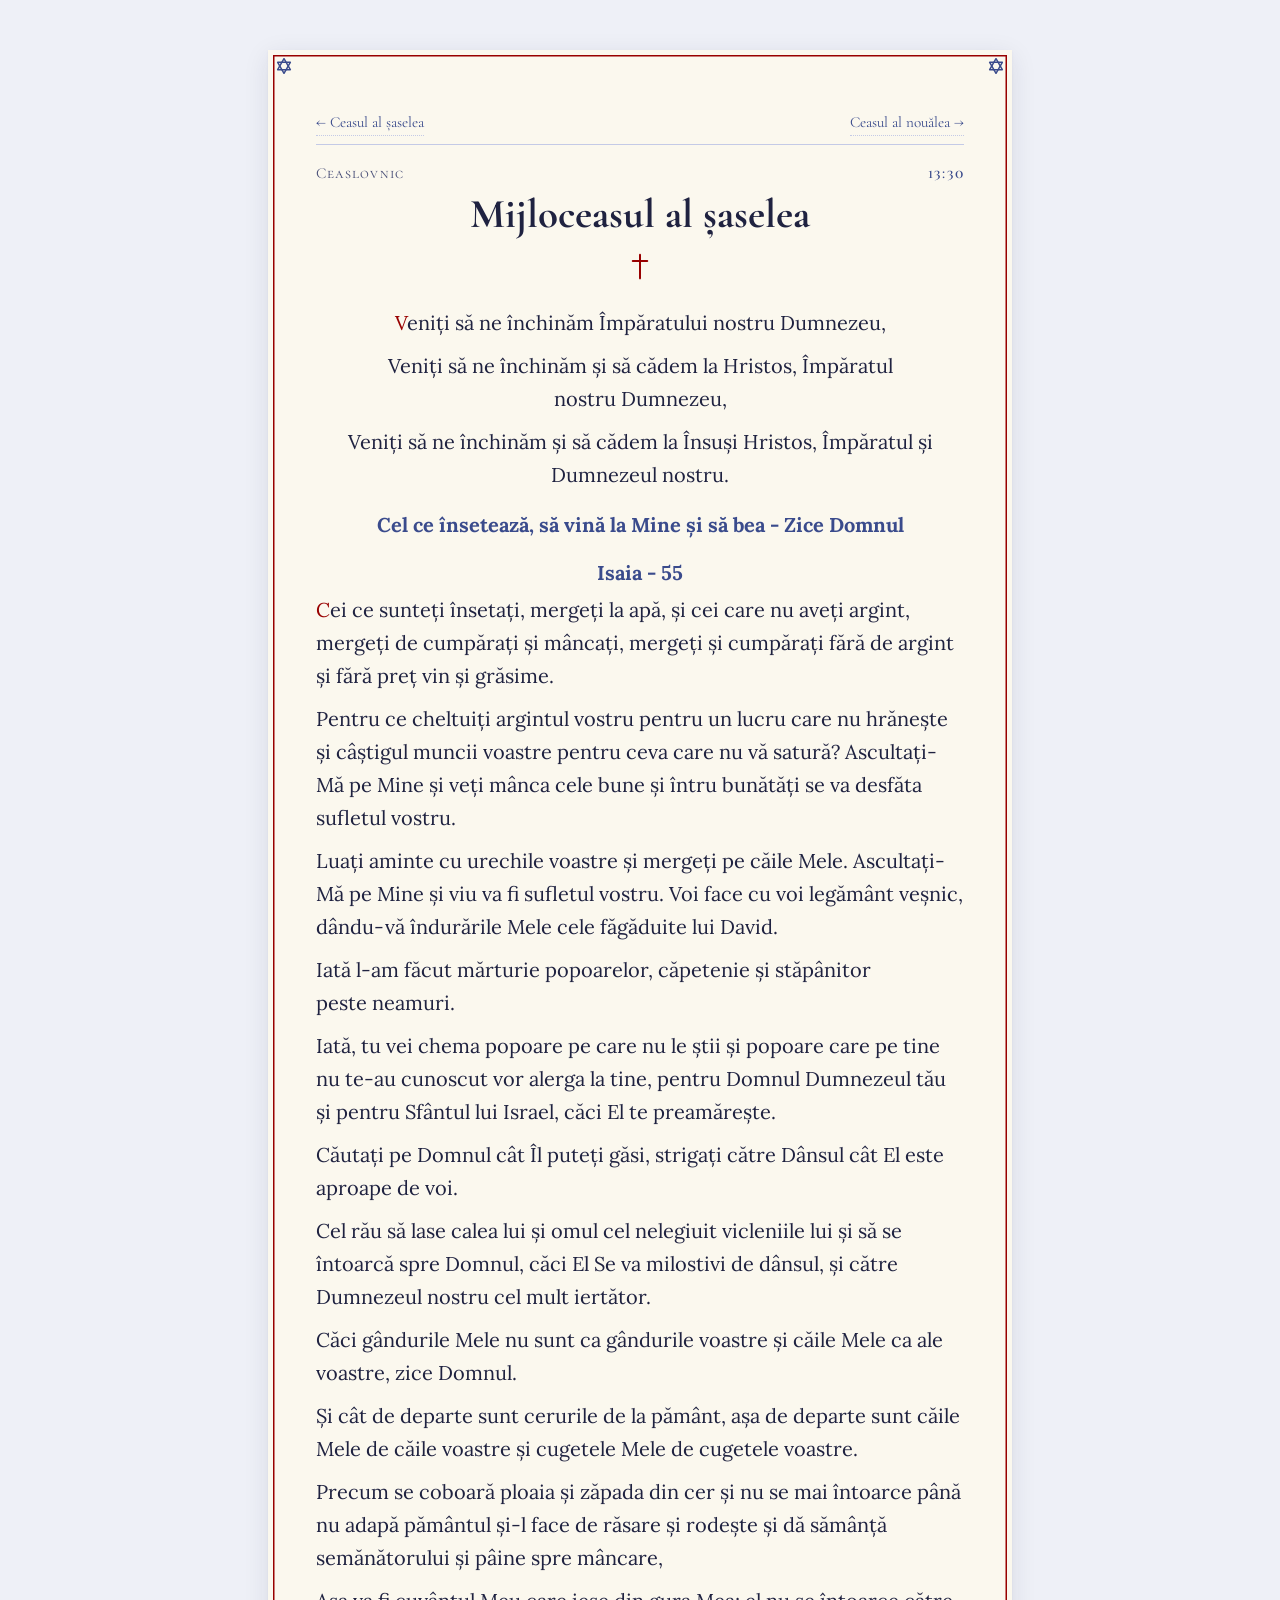
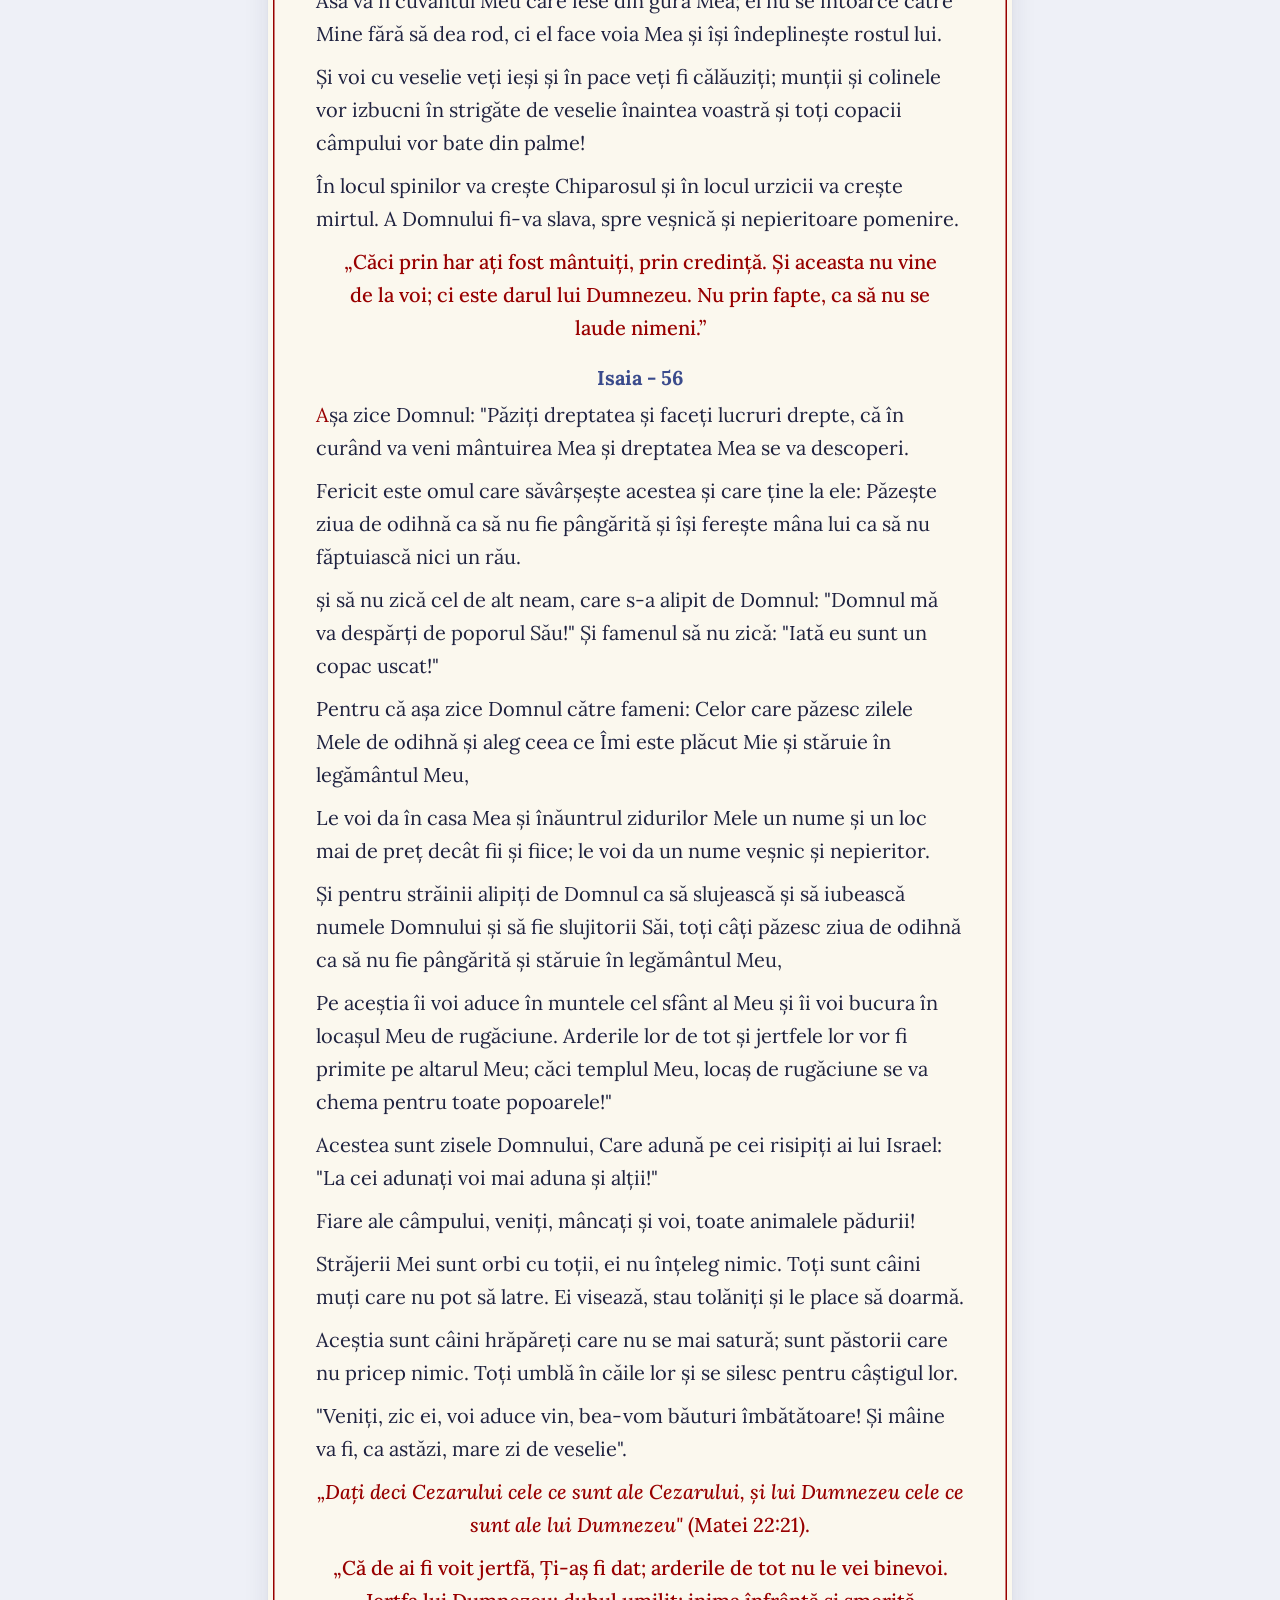
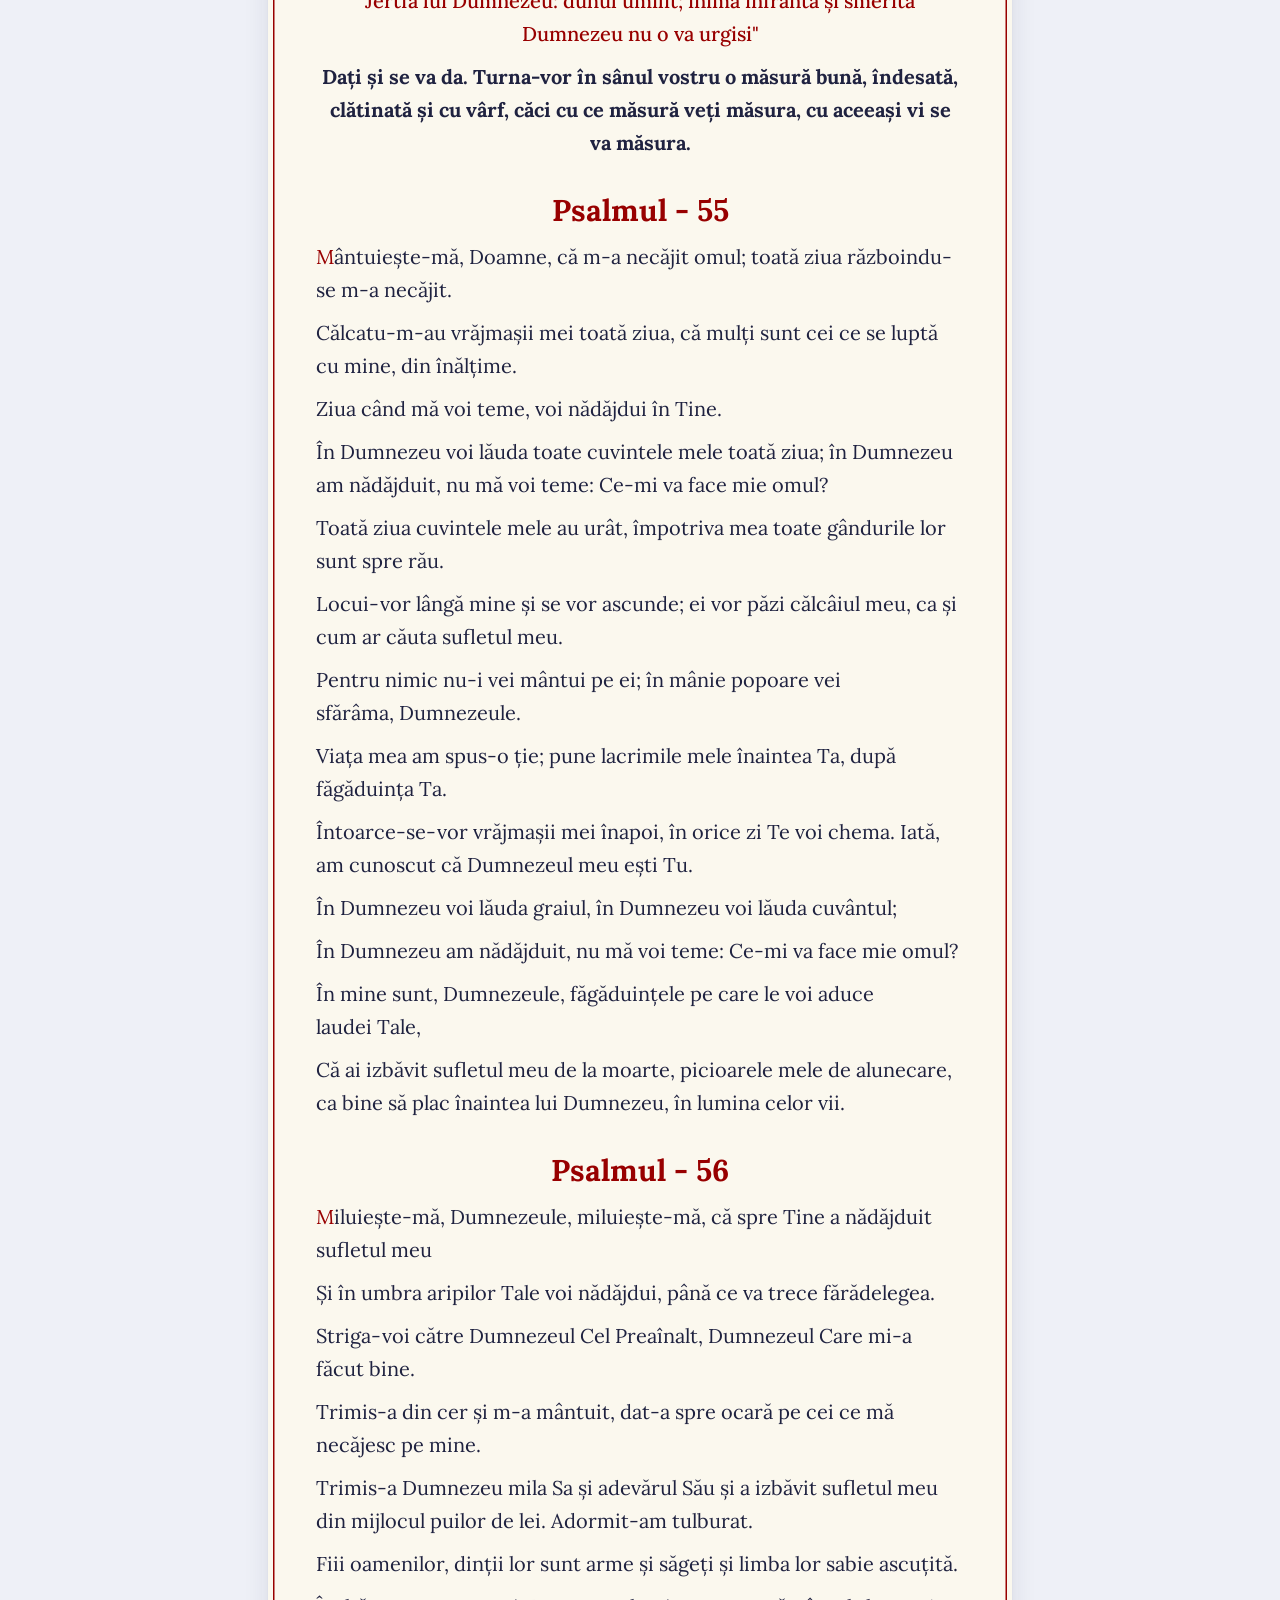
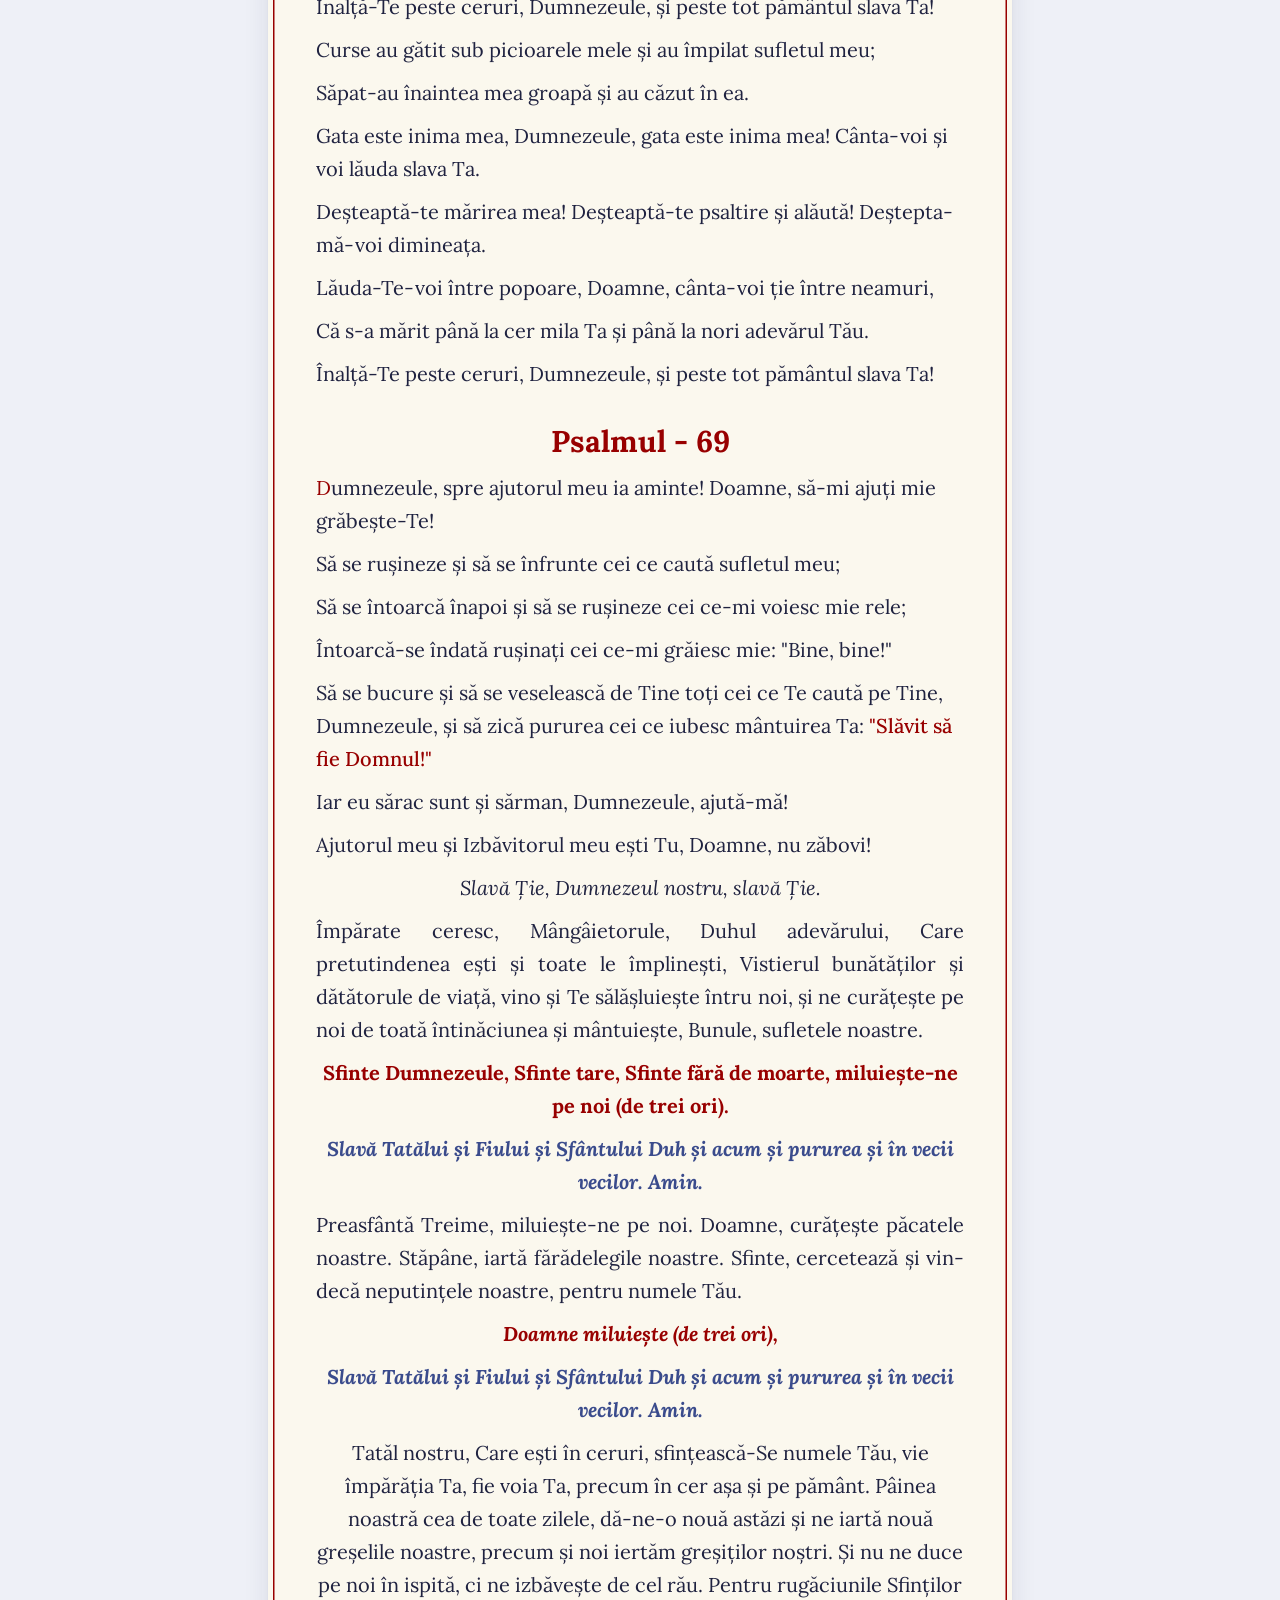
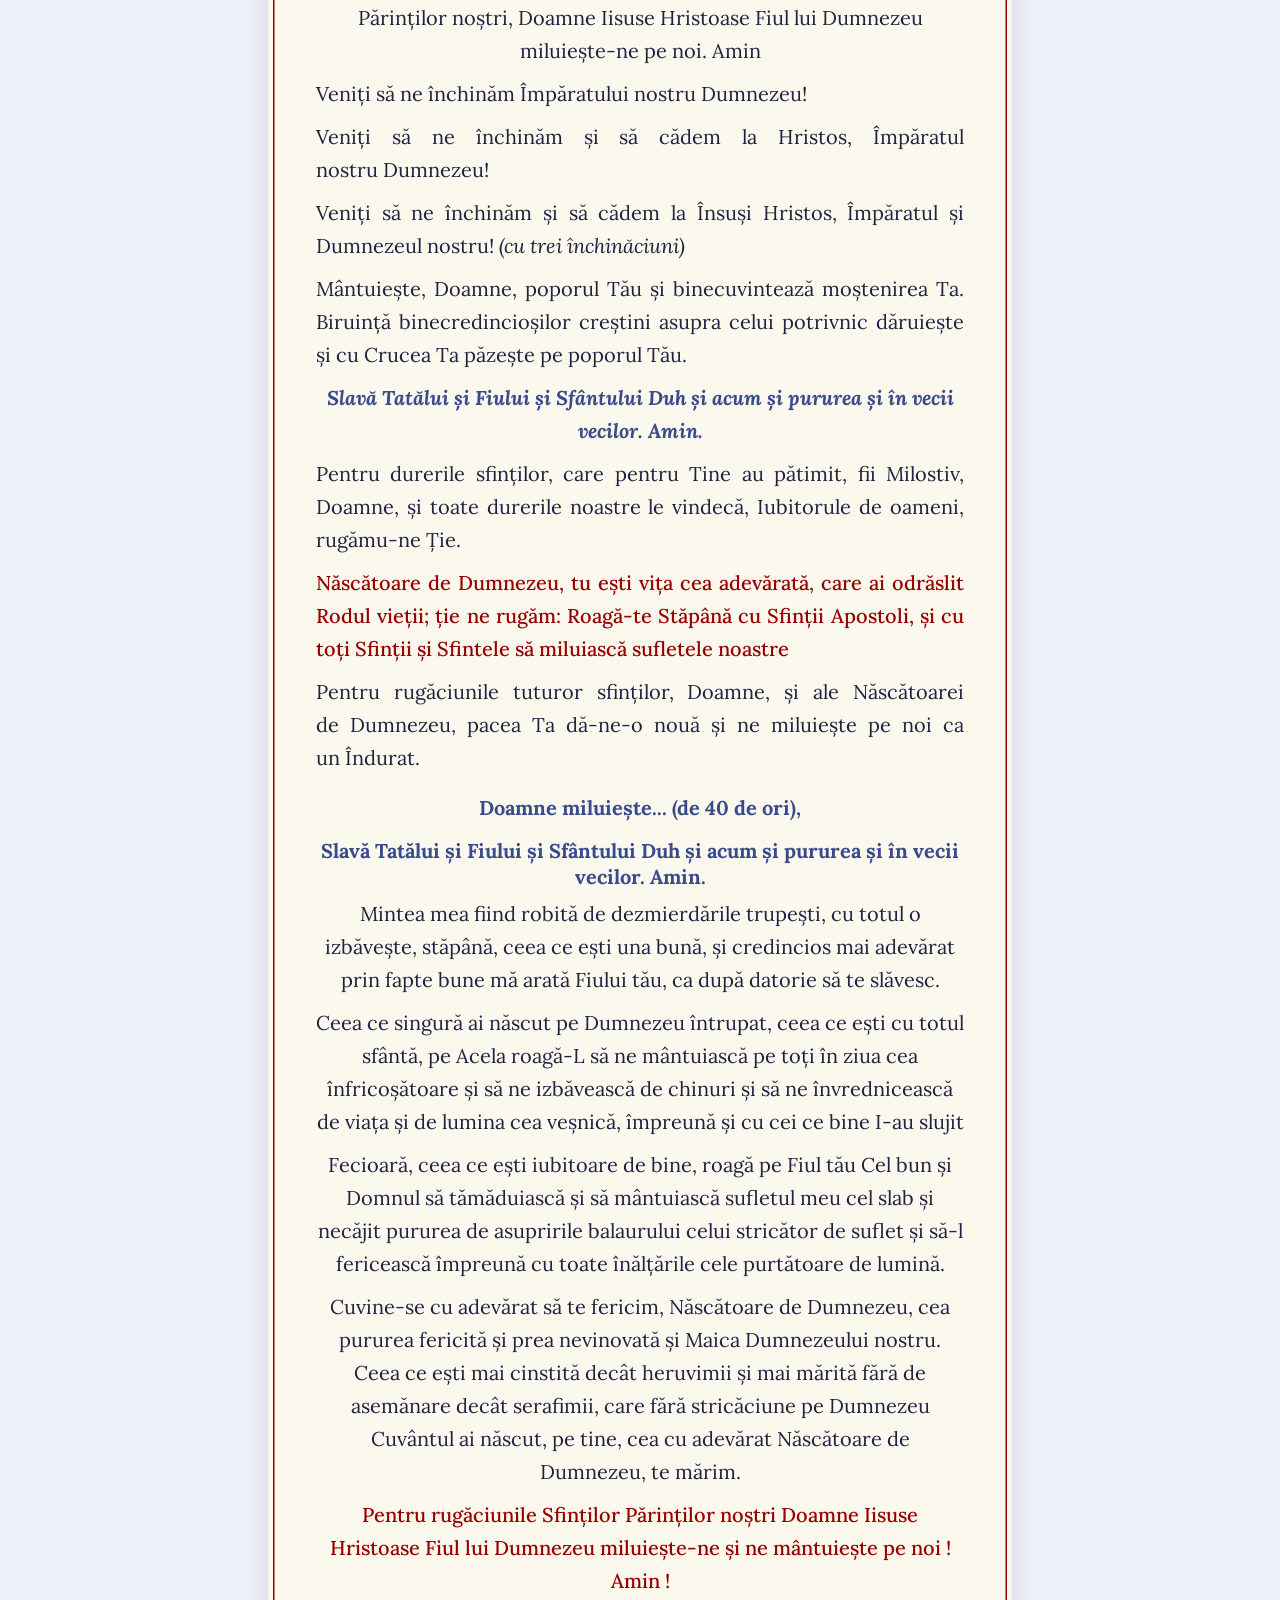
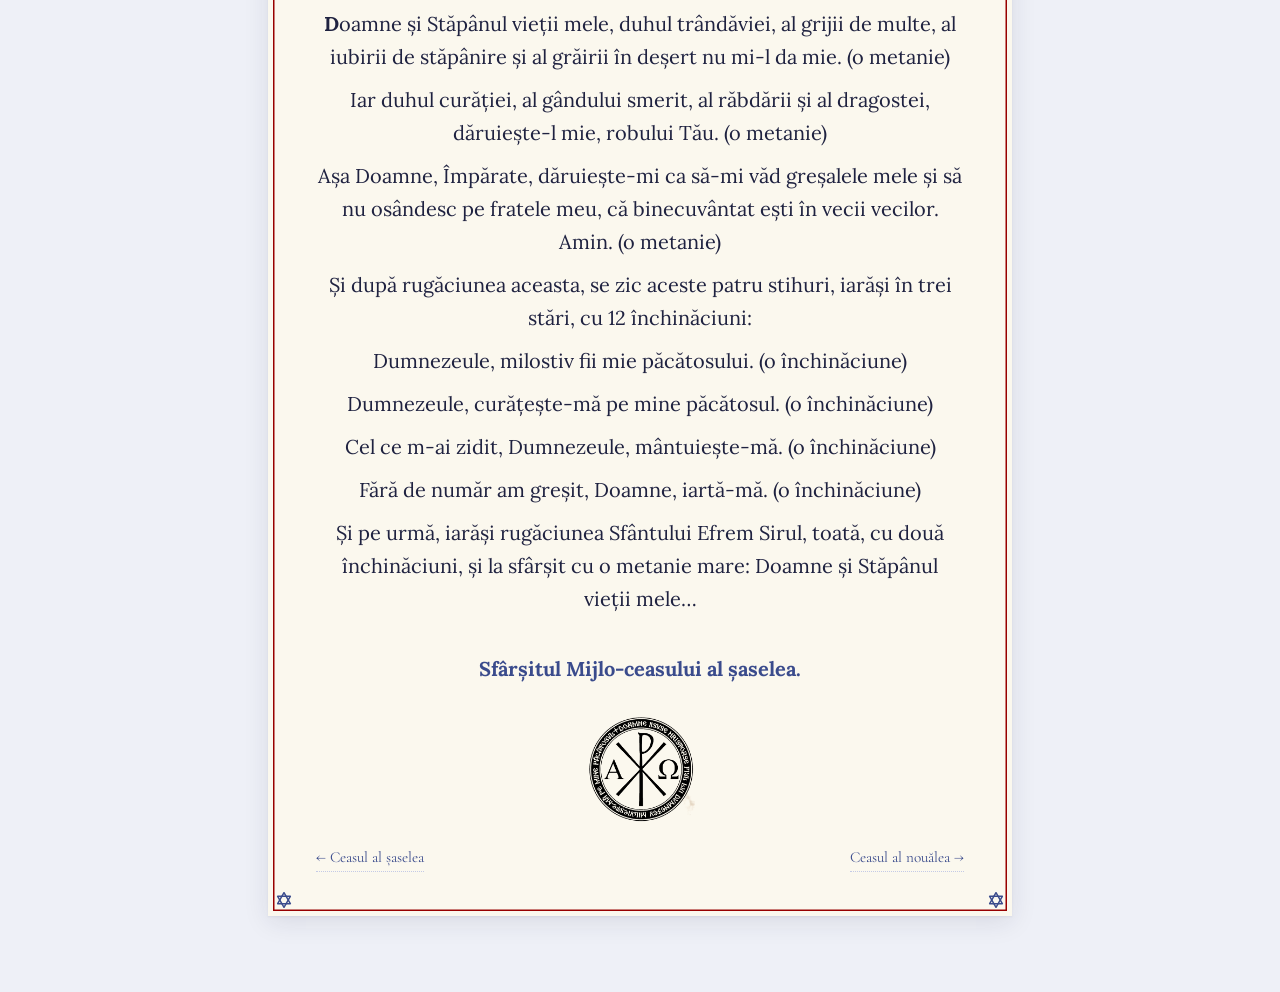
<file: docs/content/08-mijloceasul-6.html>
<!doctype html>
<html lang="ro">
<head>
  <meta charset="utf-8" />
  <meta name="viewport" content="width=device-width, initial-scale=1" />
  <title>Mijloceasul al șaselea · Ceaslovnic</title>
  <link rel="preconnect" href="https://fonts.googleapis.com" />
  <link rel="preconnect" href="https://fonts.gstatic.com" crossorigin />
  <link href="https://fonts.googleapis.com/css2?family=Cormorant+Garamond:wght@500;600;700&family=Lora:ital,wght@0,400;0,500;1,400&display=swap" rel="stylesheet" />
  <link rel="stylesheet" href="../css/styles.css" />
</head>
<body>
  <article class="page">
    <div class="page__inner">
      <nav class="page__nav page__nav--top" aria-label="Navigare între ceasuri">
        <a href="07-ceasul-6.html" rel="prev">← Ceasul al șaselea</a>
        <span class="spacer"></span>
        <a href="09-ceasul-9.html" rel="next">Ceasul al nouălea →</a>
      </nav>
      <div class="page__eyebrow">
        <span>Ceaslovnic</span>
        <span class="scheduled-time">13:30</span>
      </div>
      <h1 class="page__title">Mijloceasul al șaselea</h1>
      <hr class="page__rule" />
      <div class="page__body">
      <p class="align-center"><span class="dropcap">V</span>eniți să ne închinăm Împăratului nostru Dumnezeu, </p>
      <p class="align-center">Veniți să ne închinăm și să cădem la Hristos, Împăratul nostru Dumnezeu, </p>
      <p class="align-center">Veniți să ne închinăm și să cădem la Însuși Hristos, Împăratul și Dumnezeul nostru.</p>
      <h2 class="align-center"><strong><span class="rubric">Cel ce însetează, să vină la Mine și să bea </span></strong><strong>- Zice Domnul</strong></h2>
      <h2 class="align-center"><strong><span class="rubric">Isaia - 55</span></strong></h2>
      <p><span class="dropcap">C</span>ei ce sunteţi însetaţi, mergeţi la apă, şi cei care nu aveţi argint, mergeţi de cumpăraţi şi mâncaţi, mergeţi şi cumpăraţi fără de argint şi fără preţ vin şi grăsime.</p>
      <p>Pentru ce cheltuiţi argintul vostru pentru un lucru care nu hrăneşte şi câştigul muncii voastre pentru ceva care nu vă satură? Ascultaţi-Mă pe Mine şi veţi mânca cele bune şi întru bunătăţi se va desfăta sufletul vostru.</p>
      <p>Luaţi aminte cu urechile voastre şi mergeţi pe căile Mele. Ascultaţi-Mă pe Mine şi viu va fi sufletul vostru. Voi face cu voi legământ veşnic, dându-vă îndurările Mele cele făgăduite lui David.</p>
      <p>Iată l-am făcut mărturie popoarelor, căpetenie şi stăpânitor peste neamuri.</p>
      <p>Iată, tu vei chema popoare pe care nu le ştii şi popoare care pe tine nu te-au cunoscut vor alerga la tine, pentru Domnul Dumnezeul tău şi pentru Sfântul lui Israel, căci El te preamăreşte.</p>
      <p>Căutaţi pe Domnul cât Îl puteţi găsi, strigaţi către Dânsul cât El este aproape de voi.</p>
      <p>Cel rău să lase calea lui şi omul cel nelegiuit vicleniile lui şi să se întoarcă spre Domnul, căci El Se va milostivi de dânsul, şi către Dumnezeul nostru cel mult iertător.</p>
      <p>Căci gândurile Mele nu sunt ca gândurile voastre şi căile Mele ca ale voastre, zice Domnul.</p>
      <p>Şi cât de departe sunt cerurile de la pământ, aşa de departe sunt căile Mele de căile voastre şi cugetele Mele de cugetele voastre.</p>
      <p>Precum se coboară ploaia şi zăpada din cer şi nu se mai întoarce până nu adapă pământul şi-l face de răsare şi rodeşte şi dă sămânţă semănătorului şi pâine spre mâncare,</p>
      <p>Asa va fi cuvântul Meu care iese din gura Mea; el nu se întoarce către Mine fără să dea rod, ci el face voia Mea şi îşi îndeplineşte rostul lui.</p>
      <p>Şi voi cu veselie veţi ieşi şi în pace veţi fi călăuziţi; munţii şi colinele vor izbucni în strigăte de veselie înaintea voastră şi toţi copacii câmpului vor bate din palme!</p>
      <p>În locul spinilor va creşte Chiparosul şi în locul urzicii va creşte mirtul. A Domnului fi-va slava, spre veşnică şi nepieritoare pomenire.</p>
      <p class="align-center"><strong><span class="rubric">„Căci prin har aţi fost mântuiţi, prin credinţă. Şi aceasta nu vine de la voi; ci este darul lui Dumnezeu. Nu prin fapte, ca să nu se laude nimeni.”</span></strong></p>
      <h2 class="align-center"><strong><span class="rubric">Isaia - 56</span></strong></h2>
      <p><span class="dropcap">A</span>şa zice Domnul: &quot;Păziţi dreptatea şi faceţi lucruri drepte, că în curând va veni mântuirea Mea şi dreptatea Mea se va descoperi.</p>
      <p>Fericit este omul care săvârşeşte acestea şi care ţine la ele: Păzeşte ziua de odihnă ca să nu fie pângărită şi îşi fereşte mâna lui ca să nu făptuiască nici un rău.</p>
      <p>şi să nu zică cel de alt neam, care s-a alipit de Domnul: &quot;Domnul mă va despărţi de poporul Său!&quot; Şi famenul să nu zică: &quot;Iată eu sunt un copac uscat!&quot;</p>
      <p>Pentru că aşa zice Domnul către fameni: Celor care păzesc zilele Mele de odihnă şi aleg ceea ce Îmi este plăcut Mie şi stăruie în legământul Meu,</p>
      <p>Le voi da în casa Mea şi înăuntrul zidurilor Mele un nume şi un loc mai de preţ decât fii şi fiice; le voi da un nume veşnic şi nepieritor.</p>
      <p>Şi pentru străinii alipiţi de Domnul ca să slujească şi să iubească numele Domnului şi să fie slujitorii Săi, toţi câţi păzesc ziua de odihnă ca să nu fie pângărită şi stăruie în legământul Meu,</p>
      <p>Pe aceştia îi voi aduce în muntele cel sfânt al Meu şi îi voi bucura în locaşul Meu de rugăciune. Arderile lor de tot şi jertfele lor vor fi primite pe altarul Meu; căci templul Meu, locaş de rugăciune se va chema pentru toate popoarele!&quot;</p>
      <p>Acestea sunt zisele Domnului, Care adună pe cei risipiţi ai lui Israel: &quot;La cei adunaţi voi mai aduna şi alţii!&quot;</p>
      <p>Fiare ale câmpului, veniţi, mâncaţi şi voi, toate animalele pădurii!</p>
      <p>Străjerii Mei sunt orbi cu toţii, ei nu înţeleg nimic. Toţi sunt câini muţi care nu pot să latre. Ei visează, stau tolăniţi şi le place să doarmă.</p>
      <p>Aceştia sunt câini hrăpăreţi care nu se mai satură; sunt păstorii care nu pricep nimic. Toţi umblă în căile lor şi se silesc pentru câştigul lor.</p>
      <p>&quot;Veniţi, zic ei, voi aduce vin, bea-vom băuturi îmbătătoare! Şi mâine va fi, ca astăzi, mare zi de veselie&quot;.</p>
      <p class="align-center"><strong><em><span class="rubric">„Dați deci Cezarului cele ce sunt ale Cezarului, și lui Dumnezeu cele ce sunt ale lui Dumnezeu&quot;</span></em></strong><strong><span class="rubric"> (Matei 22:21). </span></strong></p>
      <p class="align-center"><strong><span class="rubric">„Că de ai fi voit jertfă, Ți-aș fi dat; arderile de tot nu le vei binevoi. Jertfa lui Dumnezeu: duhul umilit; inima înfrântă și smerită Dumnezeu nu o va urgisi&quot; </span></strong></p>
      <p class="align-center"><strong>Daţi şi se va da. Turna-vor în sânul vostru o măsură bună, îndesată, clătinată şi cu vârf, căci cu ce măsură veţi măsura, cu aceeaşi vi se va măsura.</strong></p>
      <h2 class="align-center psalm-heading"><strong><span class="rubric">Psalmul - 55 </span></strong></h2>
      <p><span class="dropcap">M</span>ântuieşte-mă, Doamne, că m-a necăjit omul; toată ziua războindu-se m-a necăjit.</p>
      <p>Călcatu-m-au vrăjmaşii mei toată ziua, că mulţi sunt cei ce se luptă cu mine, din înălţime.</p>
      <p>Ziua când mă voi teme, voi nădăjdui în Tine.</p>
      <p>În Dumnezeu voi lăuda toate cuvintele mele toată ziua; în Dumnezeu am nădăjduit, nu mă voi teme: Ce-mi va face mie omul?</p>
      <p>Toată ziua cuvintele mele au urât, împotriva mea toate gândurile lor sunt spre rău.</p>
      <p>Locui-vor lângă mine şi se vor ascunde; ei vor păzi călcâiul meu, ca şi cum ar căuta sufletul meu.</p>
      <p>Pentru nimic nu-i vei mântui pe ei; în mânie popoare vei sfărâma, Dumnezeule.</p>
      <p>Viaţa mea am spus-o ţie; pune lacrimile mele înaintea Ta, după făgăduinţa Ta.</p>
      <p>Întoarce-se-vor vrăjmaşii mei înapoi, în orice zi Te voi chema. Iată, am cunoscut că Dumnezeul meu eşti Tu.</p>
      <p>În Dumnezeu voi lăuda graiul, în Dumnezeu voi lăuda cuvântul;</p>
      <p>În Dumnezeu am nădăjduit, nu mă voi teme: Ce-mi va face mie omul?</p>
      <p>În mine sunt, Dumnezeule, făgăduinţele pe care le voi aduce laudei Tale,</p>
      <p>Că ai izbăvit sufletul meu de la moarte, picioarele mele de alunecare, ca bine să plac înaintea lui Dumnezeu, în lumina celor vii.</p>
      <h2 class="align-center psalm-heading"><strong><span class="rubric">Psalmul - 56</span></strong></h2>
      <p><span class="dropcap">M</span>iluieşte-mă, Dumnezeule, miluieşte-mă, că spre Tine a nădăjduit sufletul meu</p>
      <p>Şi în umbra aripilor Tale voi nădăjdui, până ce va trece fărădelegea.</p>
      <p>Striga-voi către Dumnezeul Cel Preaînalt, Dumnezeul Care mi-a făcut bine.</p>
      <p>Trimis-a din cer şi m-a mântuit, dat-a spre ocară pe cei ce mă necăjesc pe mine.</p>
      <p>Trimis-a Dumnezeu mila Sa şi adevărul Său şi a izbăvit sufletul meu din mijlocul puilor de lei. Adormit-am tulburat.</p>
      <p>Fiii oamenilor, dinţii lor sunt arme şi săgeţi şi limba lor sabie ascuţită.</p>
      <p>Înalţă-Te peste ceruri, Dumnezeule, şi peste tot pământul slava Ta!</p>
      <p>Curse au gătit sub picioarele mele şi au împilat sufletul meu;</p>
      <p>Săpat-au înaintea mea groapă şi au căzut în ea.</p>
      <p>Gata este inima mea, Dumnezeule, gata este inima mea! Cânta-voi şi voi lăuda slava Ta.</p>
      <p>Deşteaptă-te mărirea mea! Deşteaptă-te psaltire şi alăută! Deştepta-mă-voi dimineaţa.</p>
      <p>Lăuda-Te-voi între popoare, Doamne, cânta-voi ţie între neamuri,</p>
      <p>Că s-a mărit până la cer mila Ta şi până la nori adevărul Tău.</p>
      <p>Înalţă-Te peste ceruri, Dumnezeule, şi peste tot pământul slava Ta!</p>
      <h2 class="align-center psalm-heading"><strong><span class="rubric">Psalmul - 69</span></strong></h2>
      <p><span class="dropcap">D</span>umnezeule, spre ajutorul meu ia aminte! Doamne, să-mi ajuţi mie grăbeşte-Te!</p>
      <p>Să se ruşineze şi să se înfrunte cei ce caută sufletul meu;</p>
      <p>Să se întoarcă înapoi şi să se ruşineze cei ce-mi voiesc mie rele;</p>
      <p>Întoarcă-se îndată ruşinaţi cei ce-mi grăiesc mie: &quot;Bine, bine!&quot;</p>
      <p>Să se bucure şi să se veselească de Tine toţi cei ce Te caută pe Tine, Dumnezeule, şi să zică pururea cei ce iubesc mântuirea Ta: <span class="rubric">&quot;Slăvit să fie Domnul!&quot;</span></p>
      <p>Iar eu sărac sunt şi sărman, Dumnezeule, ajută-mă!</p>
      <p>Ajutorul meu şi Izbăvitorul meu eşti Tu, Doamne, nu zăbovi!</p>
      <p class="align-center"><em>Slavă Ție, Dumnezeul nostru, slavă Ție.</em></p>
      <p class="align-justify">Împărate ceresc, Mângâieto­rule, Duhul adevărului, Care pretutindenea ești și toate le îm­plinești, Vistierul bunătăților și dătătorule de viață, vino și Te sălășluiește întru noi, și ne curățește pe noi de toată întinăciunea și mântuiește, Bunule, sufletele noastre.</p>
      <p class="trisagion"><span class="rubric">Sfinte Dumnezeule, Sfinte tare, Sfinte fără de moarte, miluiește-ne pe noi </span>(de trei ori).</p>
      <p class="doxology"><strong><em>Slavă Tatălui și Fiului și Sfântului Duh și acum și pururea și în vecii vecilor</em></strong><em>. </em><strong><em>Amin.</em></strong></p>
      <p class="align-justify">Preasfântă Treime, miluiește-ne pe noi. Doam­ne, curățește păcatele noastre. Stăpâne, iartă fărădelegile noastre. Sfinte, cercetează și vin­decă neputințele noas­tre, pentru numele Tău.</p>
      <p class="kyrie"><em>Doamne miluiește (de trei ori), </em></p>
      <p class="doxology"><strong><em>Slavă Tatălui și Fiului și Sfântului Duh și acum și pururea și în vecii vecilor</em></strong><em>. </em><strong><em>Amin.</em></strong></p>
      <p class="align-center">Tatăl nostru, Care ești în ceruri, sfin­țească-Se numele Tău, vie împărăția Ta, fie voia Ta, precum în cer așa și pe pă­mânt. Pâinea noastră cea de toate zilele, dă-ne-o nouă astăzi și ne iartă nouă greșelile noastre, precum și noi iertăm greșiților noș­tri. Și nu ne duce pe noi în ispită, ci ne izbă­vește de cel rău. Pentru rugăciunile Sfinților Părinților noștri, Doamne Iisuse Hristoase Fiul lui Dumnezeu miluiește-ne pe noi. Amin</p>
      <p class="align-justify">Veniți să ne închinăm Împăratului nostru Dumnezeu!</p>
      <p class="align-justify">Veniți să ne închinăm și să cădem la Hristos, Împăratul nostru Dumnezeu!</p>
      <p class="align-justify">Veniți să ne închinăm și să cădem la Însuși Hristos, Împăratul și Dumnezeul nostru! <em>(cu trei închinăciuni)</em></p>
      <p class="align-justify">Mântuieşte, Doamne, poporul Tău şi binecuvintează moştenirea Ta. Biruinţă binecredincioşilor creştini asupra celui potrivnic dăruieşte şi cu Crucea Ta păzeşte pe poporul Tău.</p>
      <p class="doxology"><strong><em>Slavă Tatălui și Fiului și Sfântului Duh și acum și pururea și în vecii vecilor</em></strong><em>. </em><strong><em>Amin.</em></strong></p>
      <p class="align-justify">Pentru durerile sfinţilor, care pentru Tine au pătimit, fii Milostiv, Doamne, şi toate durerile noastre le vindecă, Iubitorule de oameni, rugămu-ne Ţie.</p>
      <p class="align-justify"><span class="rubric">Născătoare de Dumnezeu, tu ești vița cea adevărată, care ai odrăslit Rodul vieții; ție ne rugăm: Roagă-te Stăpână cu Sfinții Apostoli, și cu toți Sfinții și Sfintele să miluiască sufletele noastre</span></p>
      <p class="align-justify">Pentru rugăciunile tuturor sfinţilor, Doamne, şi ale Născătoarei de Dumnezeu, pacea Ta dă-ne-o nouă şi ne miluieşte pe noi ca un Îndurat.</p>
      <h2 class="align-center"><strong><span class="rubric">Doamne miluieşte... (de 40 de ori),</span></strong></h2>
      <h3 class="align-center doxology"><strong>Slavă Tatălui și Fiului și Sfântului Duh și acum și pururea și în vecii vecilor. Amin.</strong></h3>
      <p class="align-center">Mintea mea fiind robită de dez­mier­dările trupești, cu totul o izbăvește, stă­până, ceea ce ești una bună, și cre­dincios mai adevărat prin fapte bune mă arată Fiului tău, ca după da­torie să te slăvesc.</p>
      <p class="align-center">Ceea ce singură ai născut pe Dum­ne­zeu întrupat, ceea ce ești cu totul sfântă, pe Acela roagă-L să ne mântuiască pe toți în ziua cea înfricoșătoare și să ne izbăvească de chinuri și să ne învrednicească de viața și de lumina cea veș­nică, împreună și cu cei ce bine I-au slujit</p>
      <p class="align-center">Fecioară, ceea ce ești iubitoare de bine, roagă pe Fiul tău Cel bun și Domnul să tămăduiască și să mântuiască sufletul meu cel slab și necăjit pu­rurea de asupririle bala­urului celui stri­cător de suflet și să-l feri­ceas­că împreună cu toate înălțările cele pur­tătoare de lumină.</p>
      <p class="align-center">Cuvine-se cu adevărat să te fericim, Născătoare de Dumnezeu, cea puru­rea fe­ricită și prea nevinovată și Maica Dumne­zeului nostru. Ceea ce ești mai cinstită decât heruvimii și mai mărită fără de ase­mănare decât serafimii, ca­re fără stri­că­ciune pe Dumnezeu Cu­vântul ai născut, pe tine, cea cu ade­vărat Năs­cătoare de Dumnezeu, te mărim.</p>
      <p class="align-center"><strong><span class="rubric">Pentru rugăciunile Sfinților Părinților noștri Doamne Iisuse Hristoase Fiul lui Dumnezeu miluiește-ne și ne mântuiește pe noi ! Amin !</span></strong></p>
      <p class="align-center"><strong>D</strong>oamne și Stăpânul vieții mele, duhul trândăviei, al grijii de multe, al iubirii de stăpânire și al grăirii în deșert nu mi-l da mie. (o metanie)</p>
      <p class="align-center">Iar duhul curăției, al gândului smerit, al răbdării și al dragostei, dăruiește-l mie, robului Tău. (o metanie)</p>
      <p class="align-center">Așa Doamne, Împărate, dăruiește-mi ca să-mi văd greșalele mele și să nu osândesc pe fratele meu, că binecuvântat ești în vecii vecilor. Amin. (o metanie)</p>
      <p class="align-center">Și după rugăciunea aceasta, se zic aceste patru stihuri, iarăși în trei stări, cu 12 închinăciuni:</p>
      <p class="align-center">Dumnezeule, milostiv fii mie păcătosului. (o închinăciune)</p>
      <p class="align-center">Dumnezeule, curățește-mă pe mine păcătosul. (o închinăciune)</p>
      <p class="align-center">Cel ce m-ai zidit, Dumnezeule, mântuiește-mă. (o închinăciune)</p>
      <p class="align-center">Fără de număr am greșit, Doamne, iartă-mă. (o închinăciune)</p>
      <p class="align-center">Și pe urmă, iarăși rugăciunea Sfântului Efrem Sirul, toată, cu două închinăciuni, și la sfârșit cu o metanie mare: Doamne și Stăpânul vieții mele…</p>
      <h2 class="align-center page-ending"><strong><span class="rubric">Sfârșitul Mijlo-ceasului al șaselea.</span></strong></h2>
      </div>
      <div class="page__footer-mark" role="presentation" aria-hidden="true"></div>
      <nav class="page__nav" aria-label="Navigare între ceasuri">
        <a href="07-ceasul-6.html" rel="prev">← Ceasul al șaselea</a>
        <span class="spacer"></span>
        <a href="09-ceasul-9.html" rel="next">Ceasul al nouălea →</a>
      </nav>
    </div>
  </article>
</body>
</html>
</file>
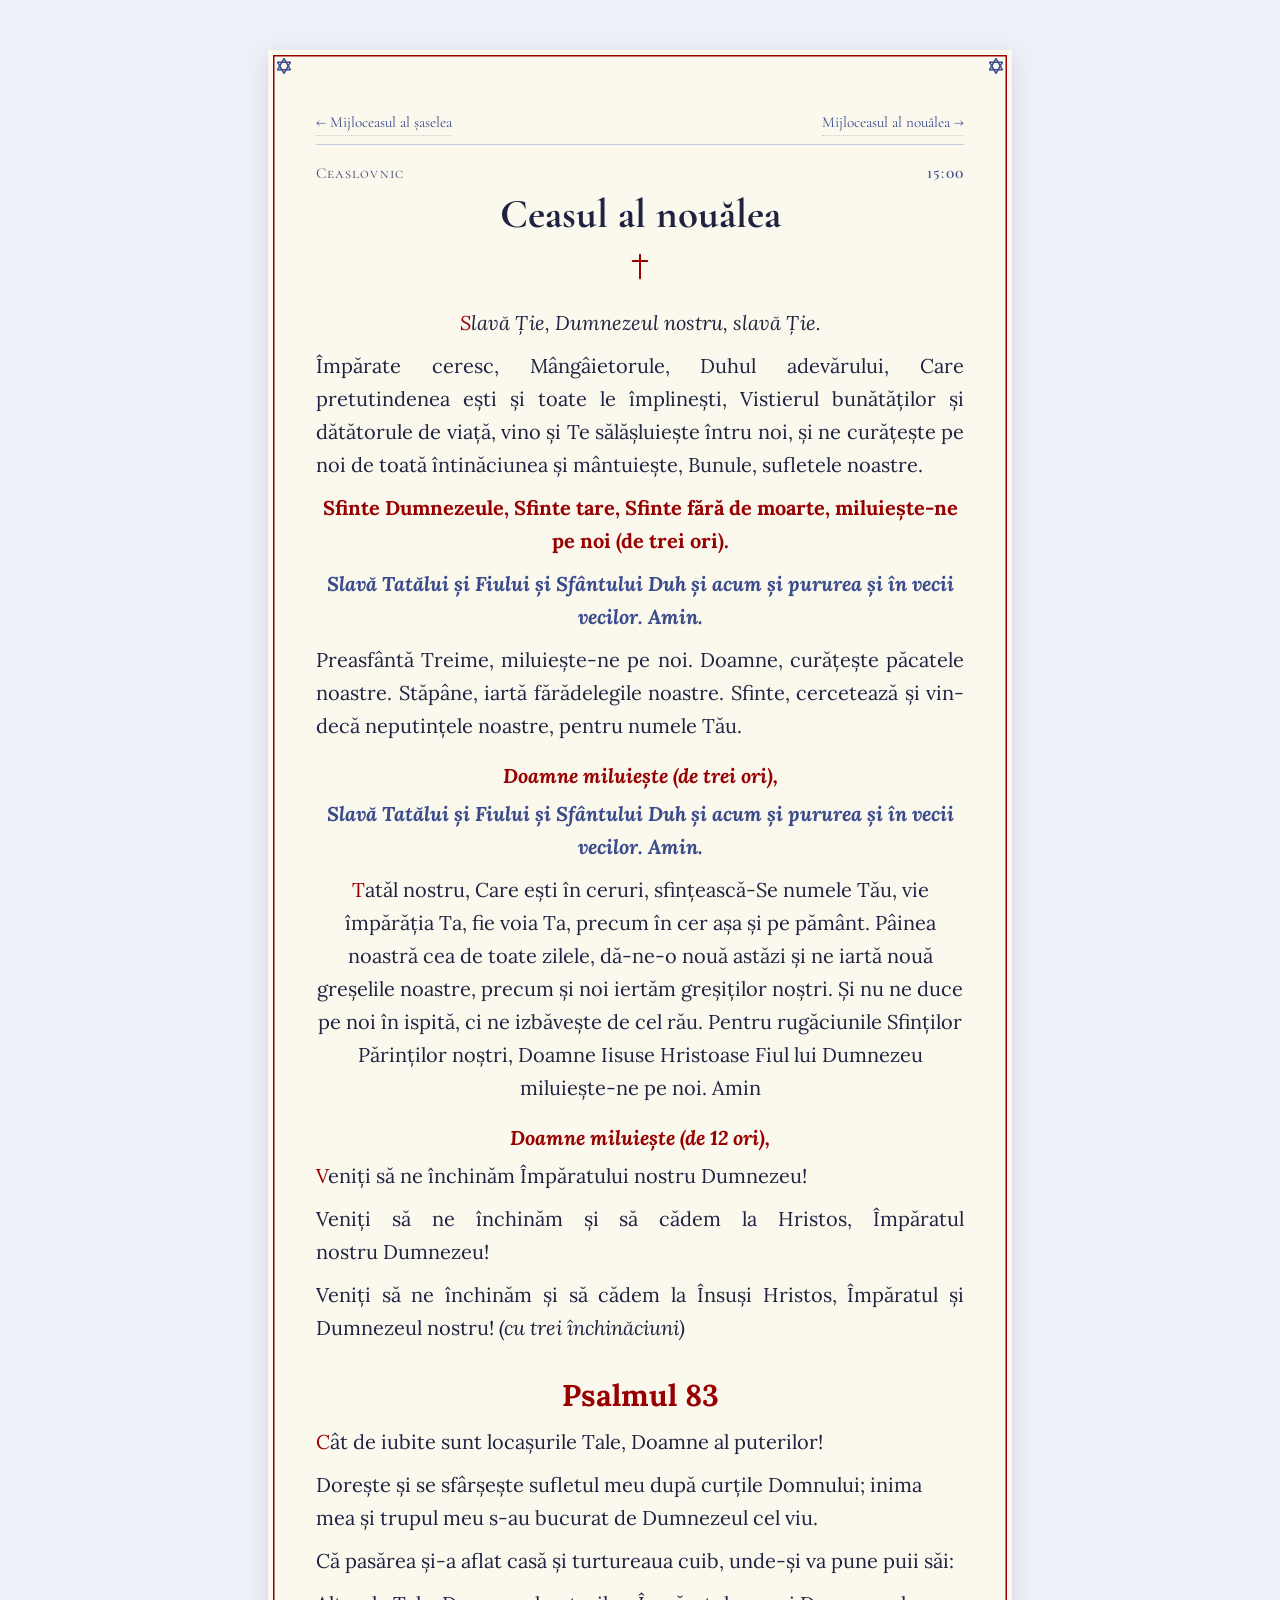
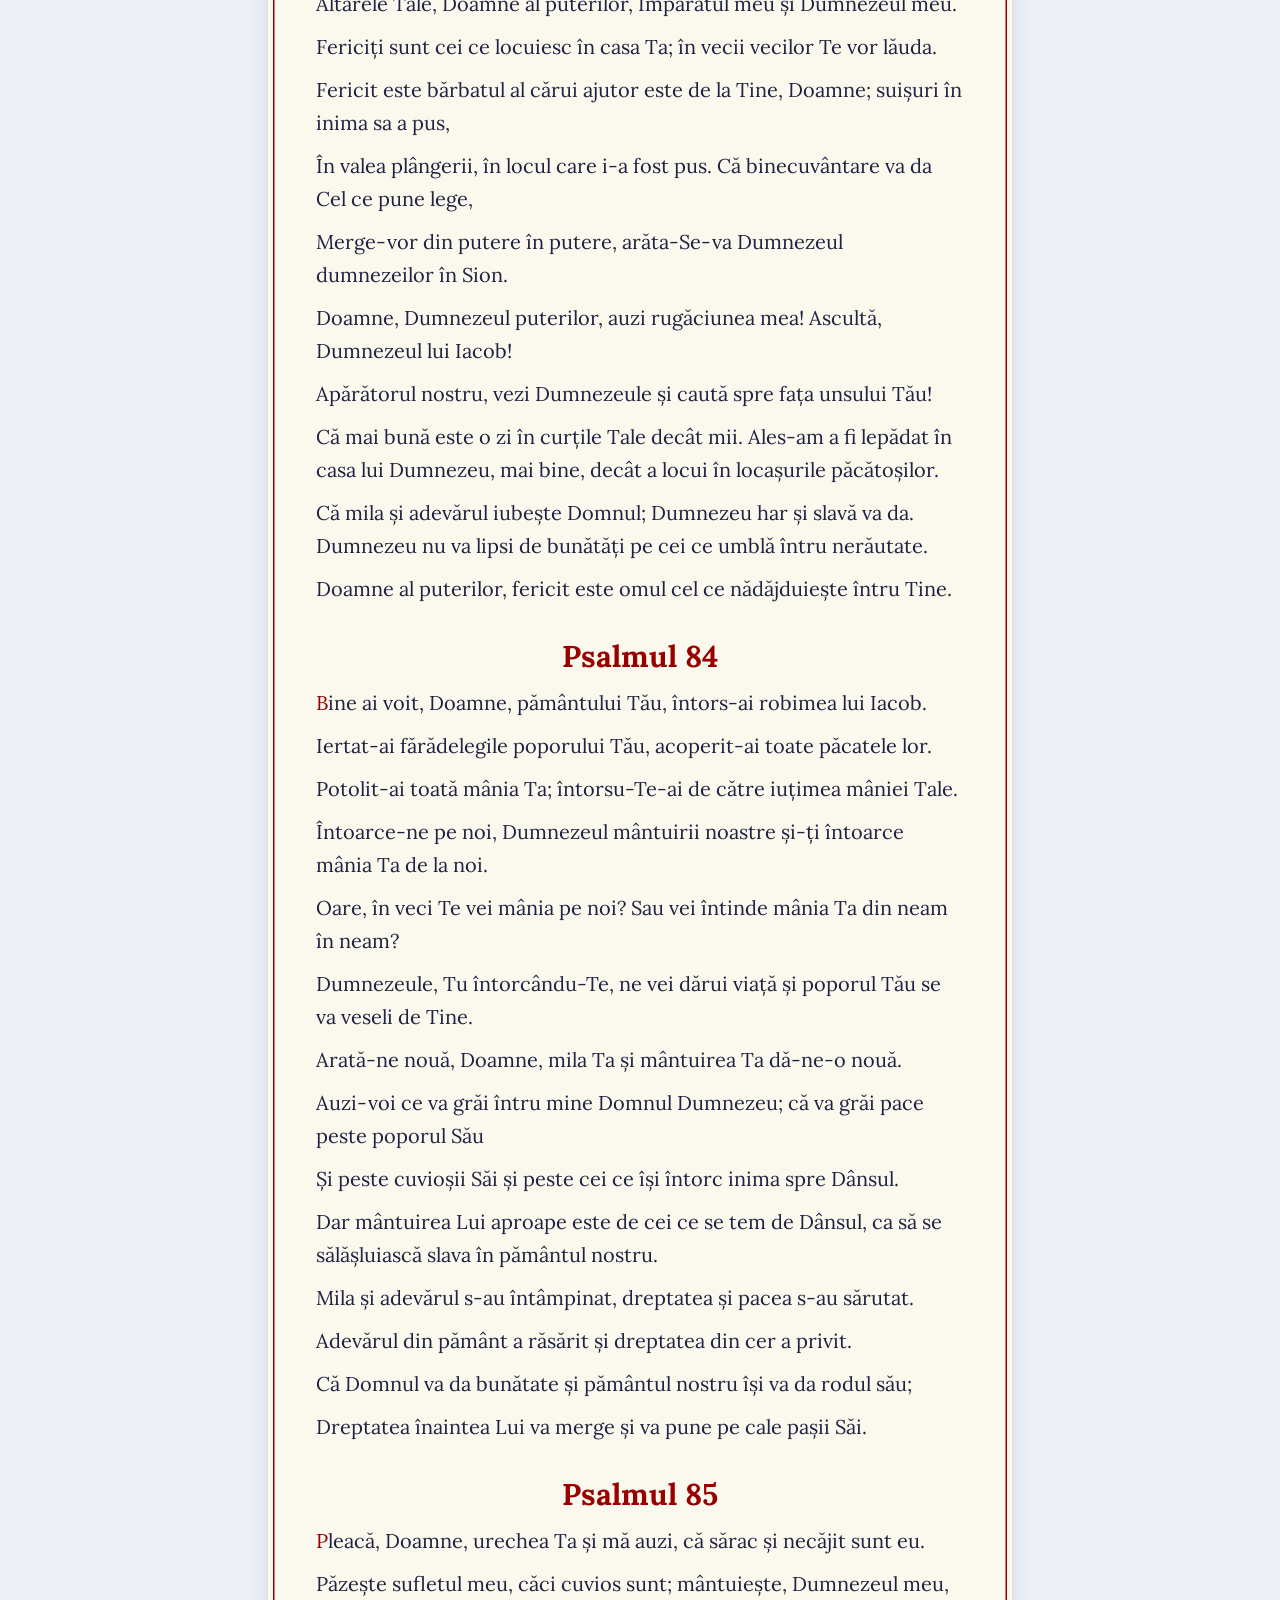
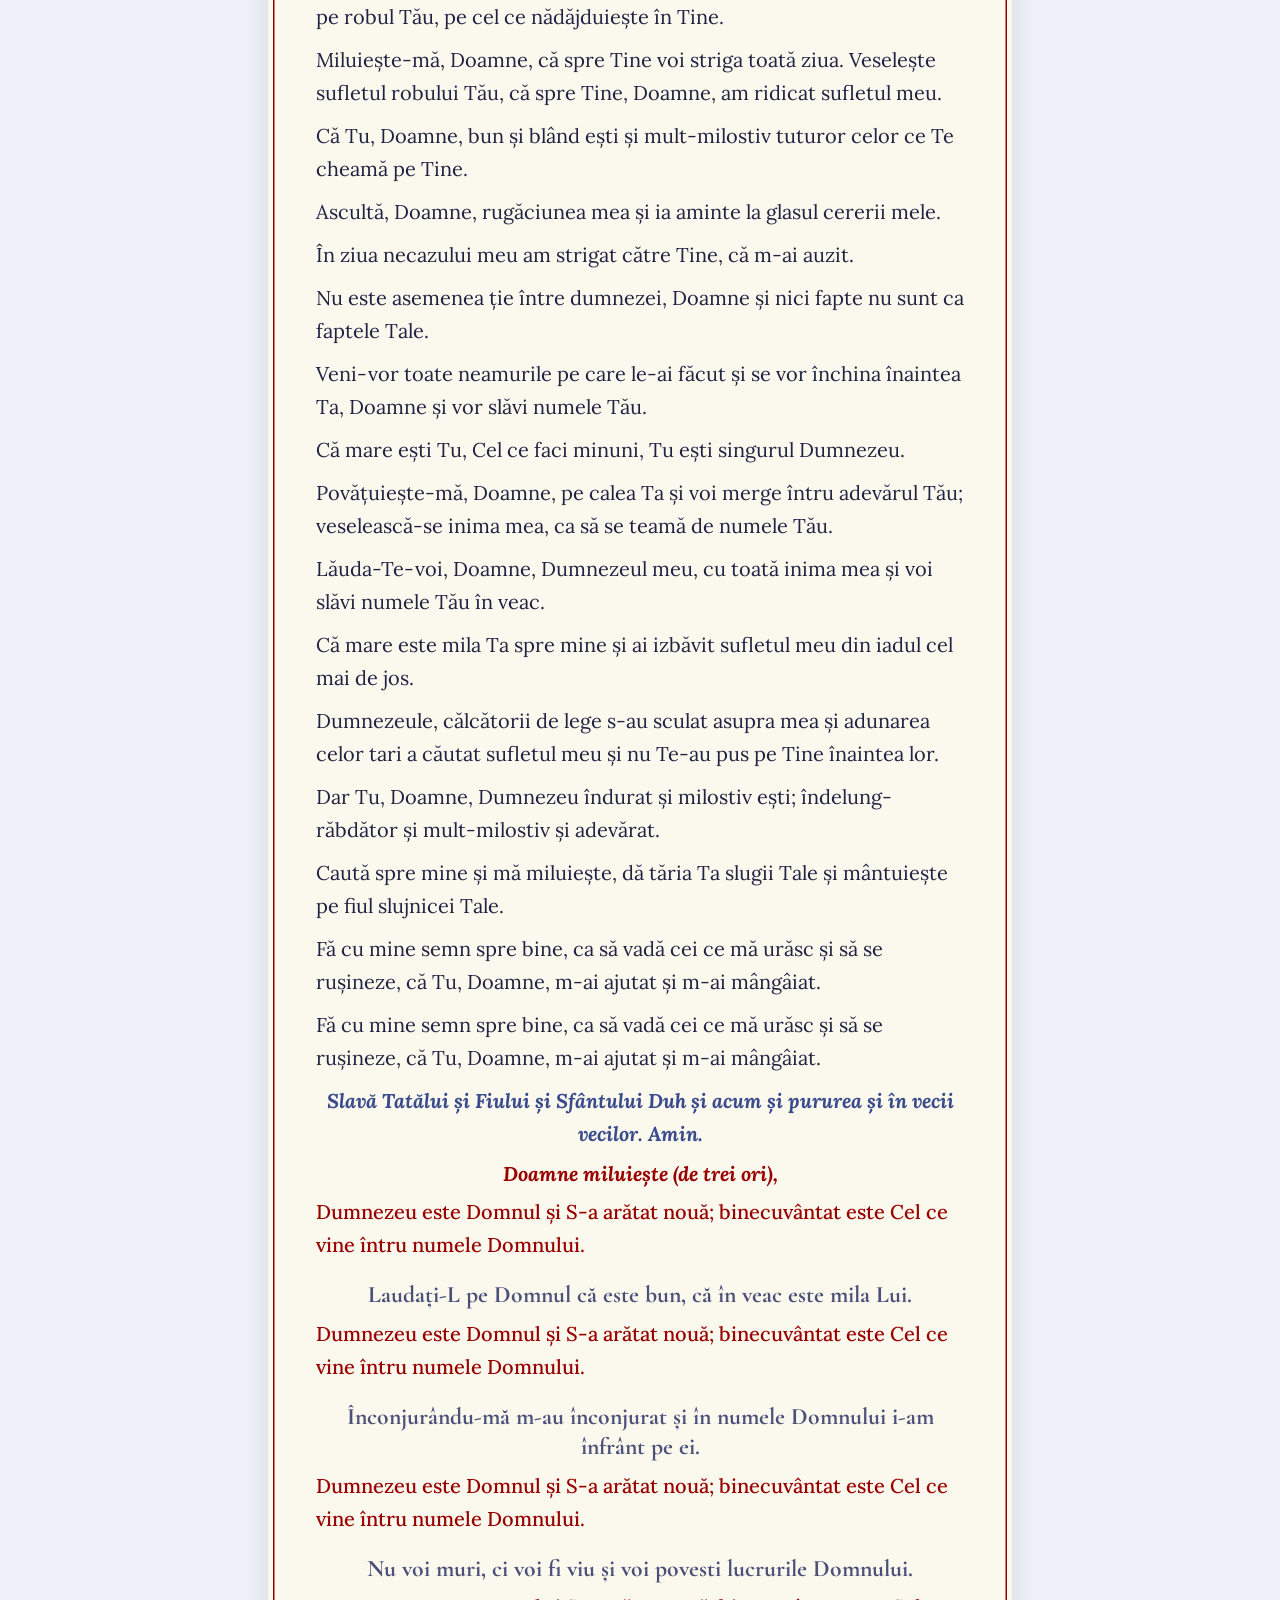
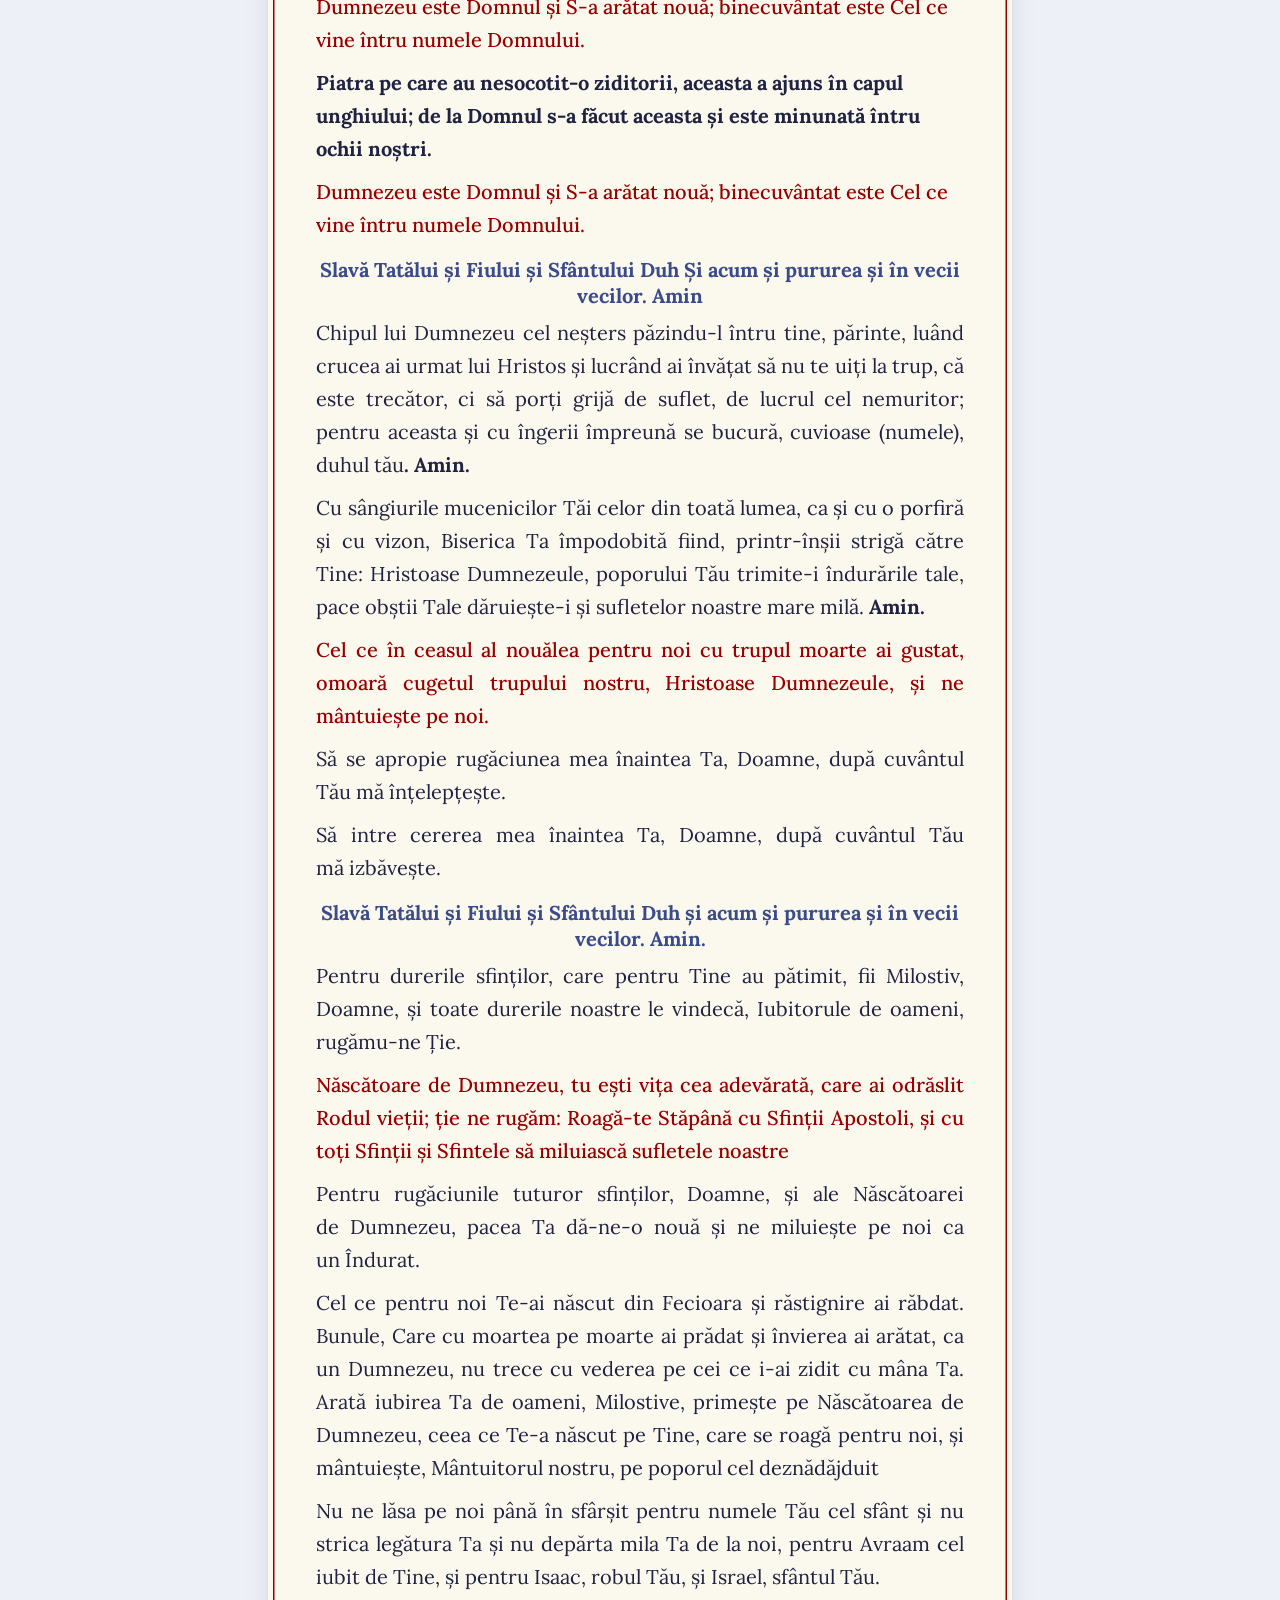
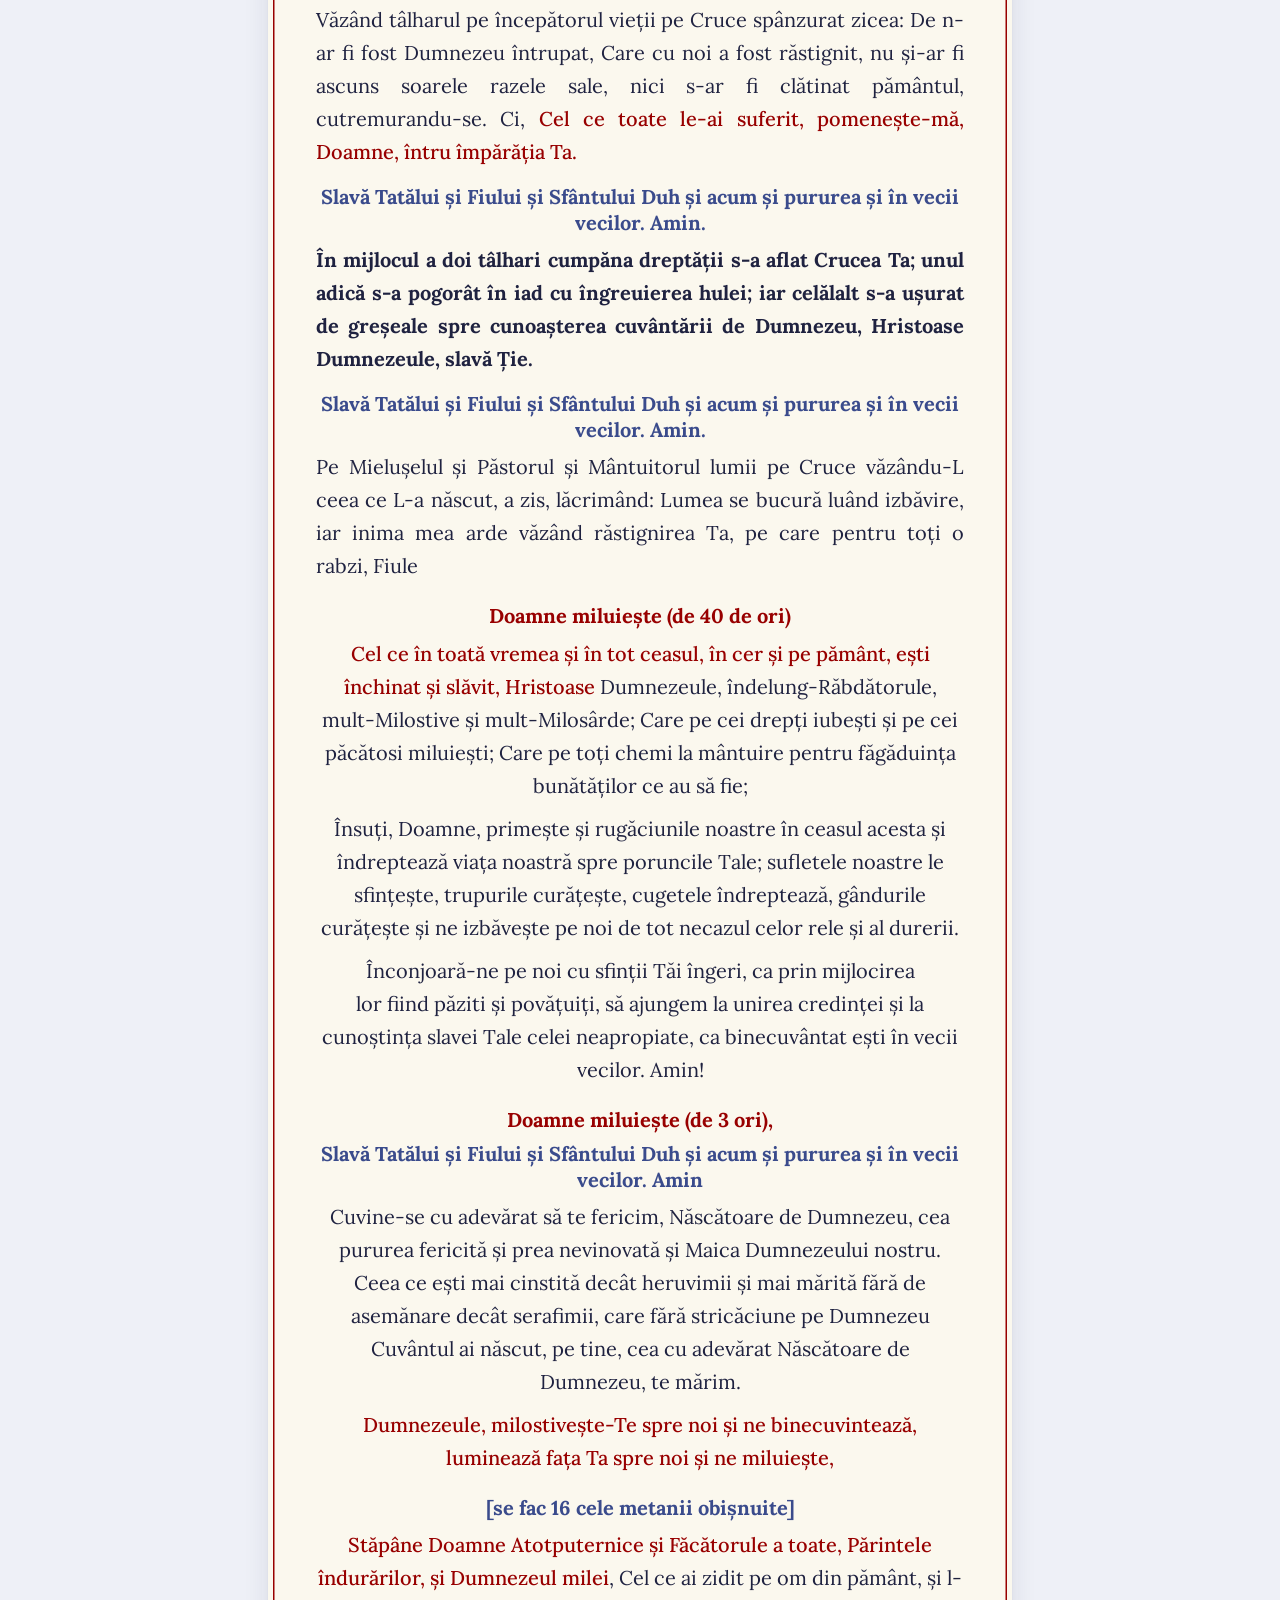
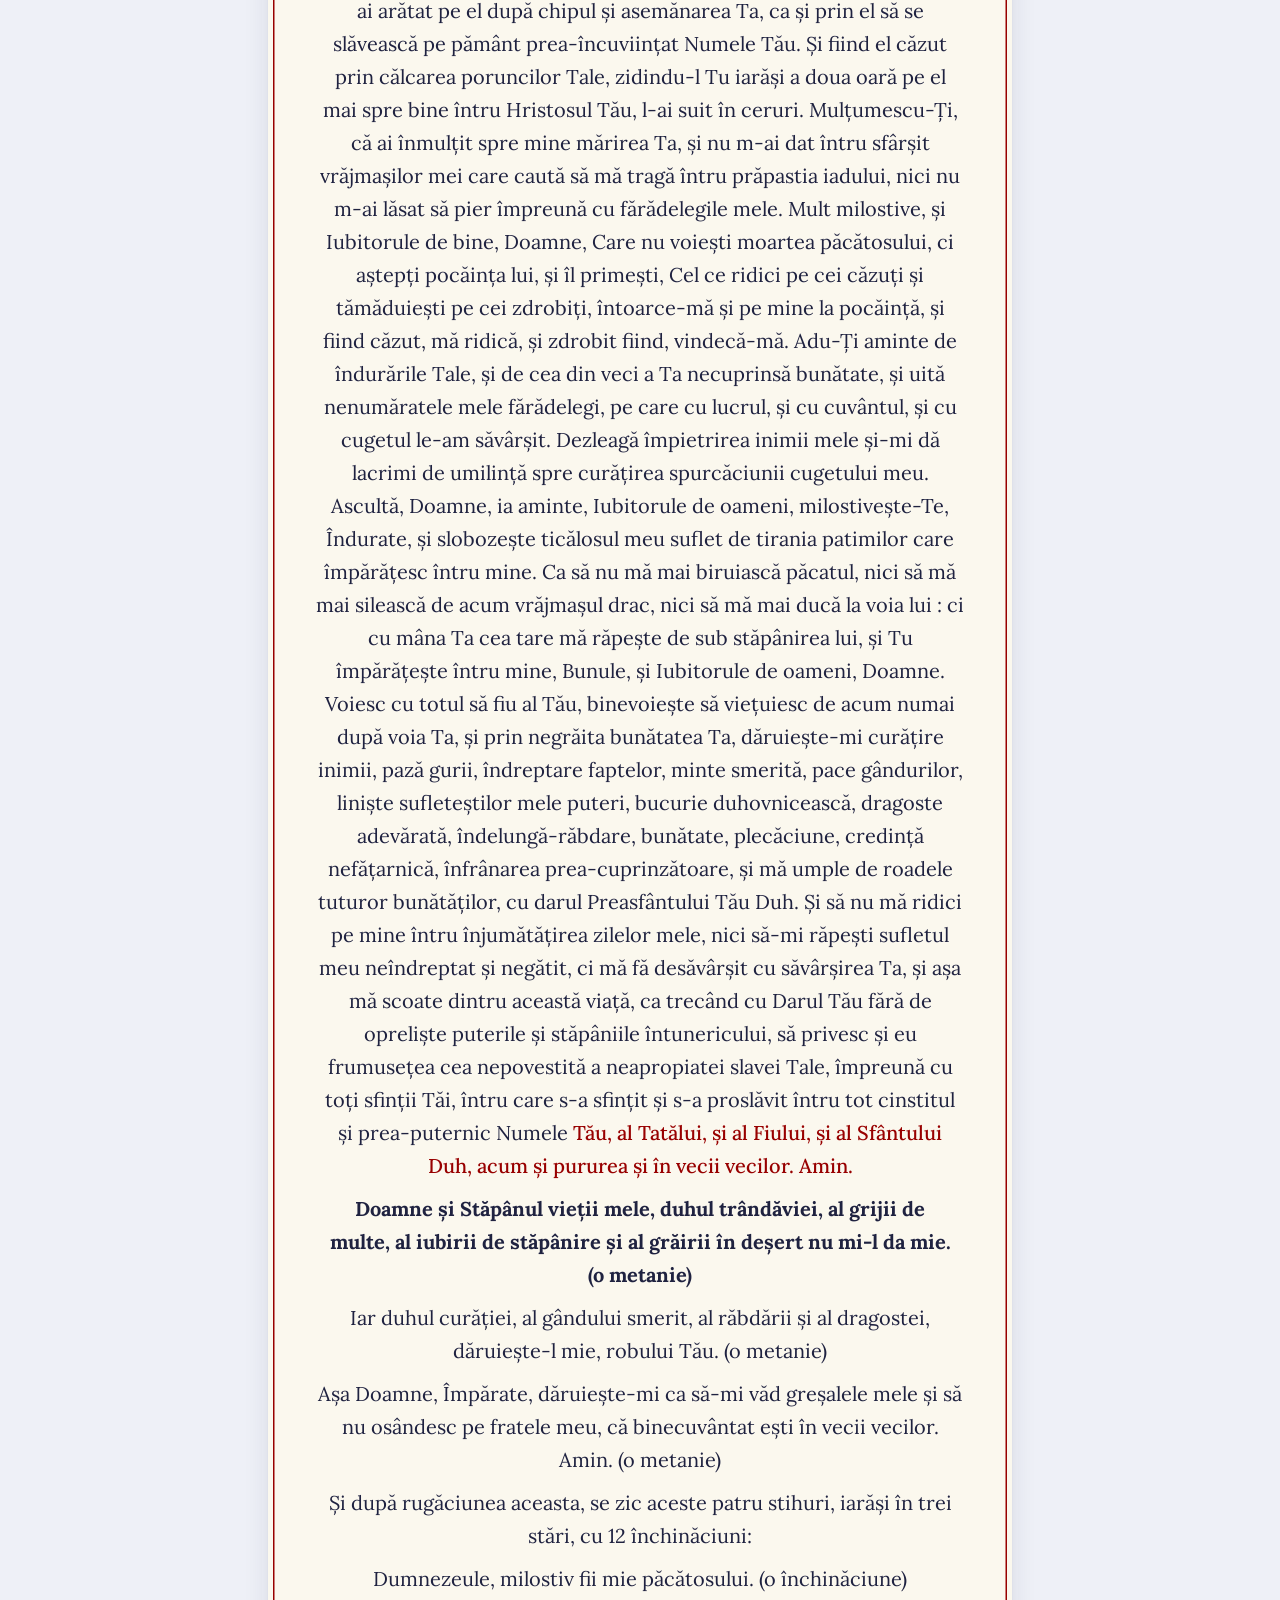
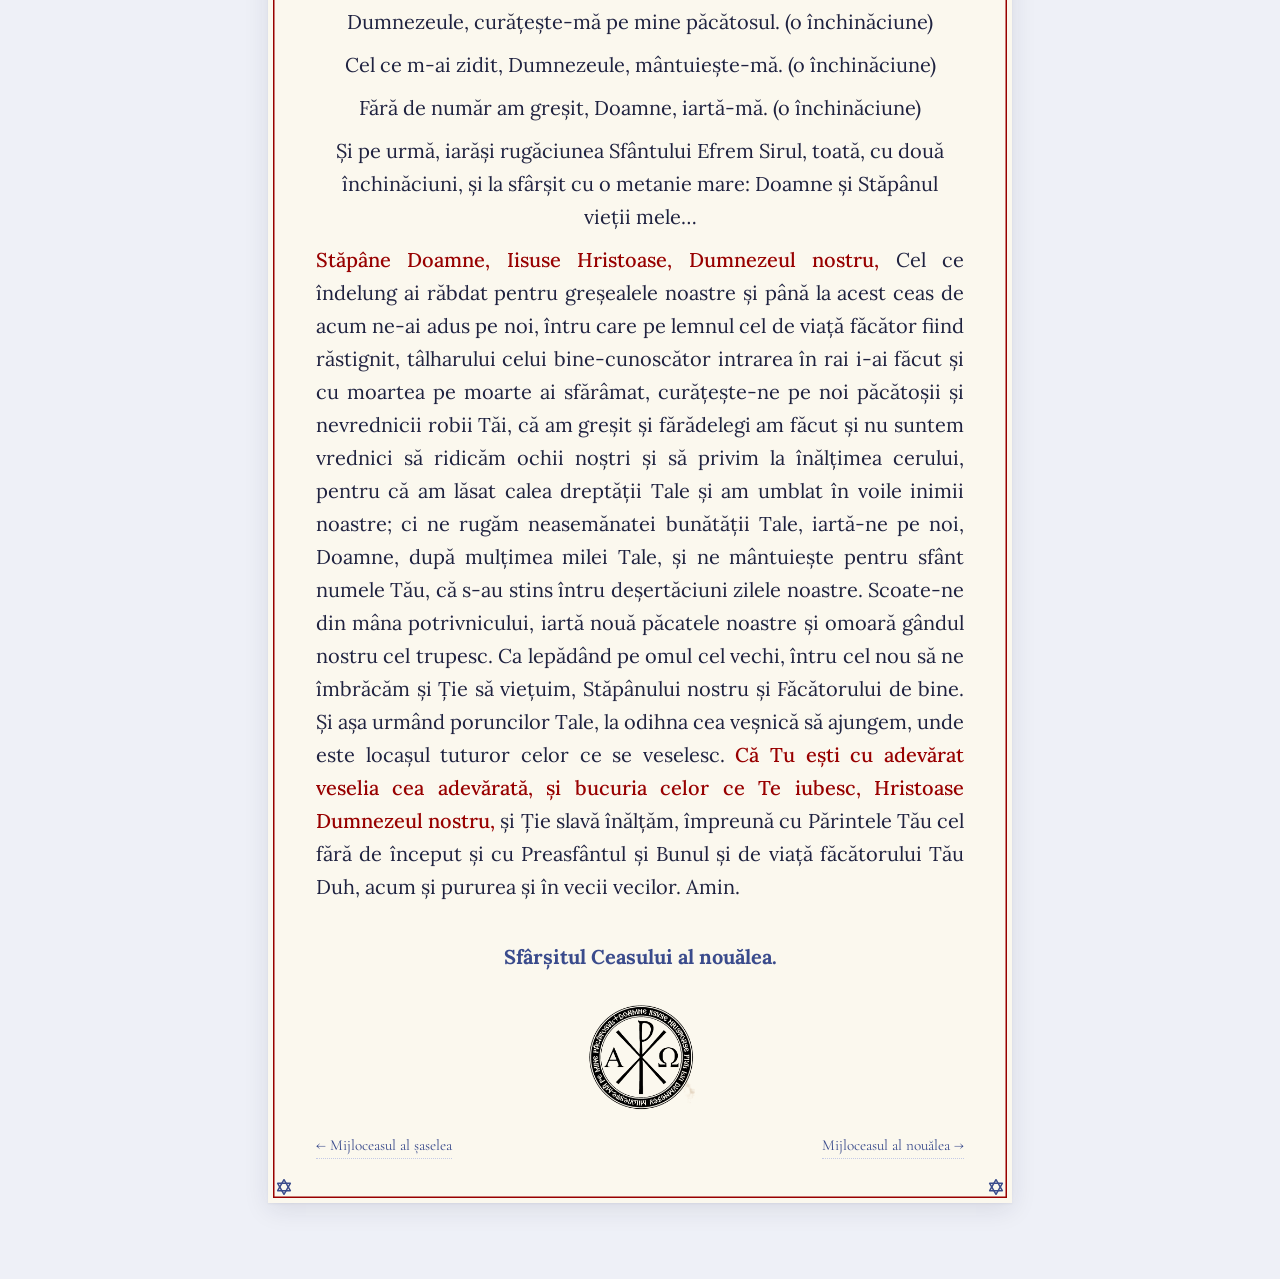
<file: docs/content/09-ceasul-9.html>
<!doctype html>
<html lang="ro">
<head>
  <meta charset="utf-8" />
  <meta name="viewport" content="width=device-width, initial-scale=1" />
  <title>Ceasul al nouălea · Ceaslovnic</title>
  <link rel="preconnect" href="https://fonts.googleapis.com" />
  <link rel="preconnect" href="https://fonts.gstatic.com" crossorigin />
  <link href="https://fonts.googleapis.com/css2?family=Cormorant+Garamond:wght@500;600;700&family=Lora:ital,wght@0,400;0,500;1,400&display=swap" rel="stylesheet" />
  <link rel="stylesheet" href="../css/styles.css" />
</head>
<body>
  <article class="page">
    <div class="page__inner">
      <nav class="page__nav page__nav--top" aria-label="Navigare între ceasuri">
        <a href="08-mijloceasul-6.html" rel="prev">← Mijloceasul al șaselea</a>
        <span class="spacer"></span>
        <a href="10-mijloceasul-9.html" rel="next">Mijloceasul al nouălea →</a>
      </nav>
      <div class="page__eyebrow">
        <span>Ceaslovnic</span>
        <span class="scheduled-time">15:00</span>
      </div>
      <h1 class="page__title">Ceasul al nouălea</h1>
      <hr class="page__rule" />
      <div class="page__body">
      <p class="align-center"><em><span class="dropcap">S</span>lavă Ție, Dumnezeul nostru, slavă Ție.</em></p>
      <p class="align-justify">Împărate ceresc, Mângâieto­rule, Duhul adevărului, Care pretutindenea ești și toate le îm­plinești, Vistierul bunătăților și dătătorule de viață, vino și Te sălășluiește întru noi, și ne curățește pe noi de toată întinăciunea și mântuiește, Bunule, sufletele noastre.</p>
      <p class="trisagion"><span class="rubric">Sfinte Dumnezeule, Sfinte tare, Sfinte fără de moarte, miluiește-ne pe noi </span>(de trei ori).</p>
      <p class="doxology"><strong><em>Slavă Tatălui și Fiului și Sfântului Duh și acum și pururea și în vecii vecilor</em></strong><em>. </em><strong><em>Amin.</em></strong></p>
      <p class="align-justify">Preasfântă Treime, miluiește-ne pe noi. Doam­ne, curățește păcatele noastre. Stăpâne, iartă fărădelegile noastre. Sfinte, cercetează și vin­decă neputințele noas­tre, pentru numele Tău.</p>
      <h2 class="align-center kyrie"><em><span class="rubric">Doamne miluiește (de trei ori), </span></em></h2>
      <p class="doxology"><strong><em>Slavă Tatălui și Fiului și Sfântului Duh și acum și pururea și în vecii vecilor</em></strong><em>. </em><strong><em>Amin.</em></strong></p>
      <p class="align-center"><span class="dropcap">T</span>atăl nostru, Care ești în ceruri, sfin­țească-Se numele Tău, vie împărăția Ta, fie voia Ta, precum în cer așa și pe pă­mânt. Pâinea noastră cea de toate zilele, dă-ne-o nouă astăzi și ne iartă nouă greșelile noastre, precum și noi iertăm greșiților noș­tri. Și nu ne duce pe noi în ispită, ci ne izbă­vește de cel rău. Pentru rugăciunile Sfinților Părinților noștri, Doamne Iisuse Hristoase Fiul lui Dumnezeu miluiește-ne pe noi. Amin</p>
      <h2 class="align-center kyrie"><em><span class="rubric">Doamne miluiește (de 12 ori), </span></em></h2>
      <p class="align-justify"><span class="dropcap">V</span>eniți să ne închinăm Împăratului nostru Dumnezeu!</p>
      <p class="align-justify">Veniți să ne închinăm și să cădem la Hristos, Împăratul nostru Dumnezeu!</p>
      <p class="align-justify">Veniți să ne închinăm și să cădem la Însuși Hristos, Împăratul și Dumnezeul nostru! <em>(cu trei închinăciuni)</em></p>
      <h2 class="align-center psalm-heading"><strong><span class="rubric">Psalmul 83</span></strong></h2>
      <p><span class="dropcap">C</span>ât de iubite sunt locaşurile Tale, Doamne al puterilor!</p>
      <p>Doreşte şi se sfârşeşte sufletul meu după curţile Domnului; inima mea şi trupul meu s-au bucurat de Dumnezeul cel viu.</p>
      <p>Că pasărea şi-a aflat casă şi turtureaua cuib, unde-şi va pune puii săi:</p>
      <p>Altarele Tale, Doamne al puterilor, Împăratul meu şi Dumnezeul meu.</p>
      <p>Fericiţi sunt cei ce locuiesc în casa Ta; în vecii vecilor Te vor lăuda.</p>
      <p>Fericit este bărbatul al cărui ajutor este de la Tine, Doamne; suişuri în inima sa a pus,</p>
      <p>În valea plângerii, în locul care i-a fost pus. Că binecuvântare va da Cel ce pune lege,</p>
      <p>Merge-vor din putere în putere, arăta-Se-va Dumnezeul dumnezeilor în Sion.</p>
      <p>Doamne, Dumnezeul puterilor, auzi rugăciunea mea! Ascultă, Dumnezeul lui Iacob!</p>
      <p>Apărătorul nostru, vezi Dumnezeule şi caută spre faţa unsului Tău!</p>
      <p>Că mai bună este o zi în curţile Tale decât mii. Ales-am a fi lepădat în casa lui Dumnezeu, mai bine, decât a locui în locaşurile păcătoşilor.</p>
      <p>Că mila şi adevărul iubeşte Domnul; Dumnezeu har şi slavă va da. Dumnezeu nu va lipsi de bunătăţi pe cei ce umblă întru nerăutate.</p>
      <p>Doamne al puterilor, fericit este omul cel ce nădăjduieşte întru Tine.</p>
      <h2 class="align-center psalm-heading"><strong><span class="rubric">Psalmul 84</span></strong></h2>
      <p><span class="dropcap">B</span>ine ai voit, Doamne, pământului Tău, întors-ai robimea lui Iacob.</p>
      <p>Iertat-ai fărădelegile poporului Tău, acoperit-ai toate păcatele lor.</p>
      <p>Potolit-ai toată mânia Ta; întorsu-Te-ai de către iuţimea mâniei Tale.</p>
      <p>Întoarce-ne pe noi, Dumnezeul mântuirii noastre şi-ţi întoarce mânia Ta de la noi.</p>
      <p>Oare, în veci Te vei mânia pe noi? Sau vei întinde mânia Ta din neam în neam?</p>
      <p>Dumnezeule, Tu întorcându-Te, ne vei dărui viaţă şi poporul Tău se va veseli de Tine.</p>
      <p>Arată-ne nouă, Doamne, mila Ta şi mântuirea Ta dă-ne-o nouă.</p>
      <p>Auzi-voi ce va grăi întru mine Domnul Dumnezeu; că va grăi pace peste poporul Său</p>
      <p>Şi peste cuvioşii Săi şi peste cei ce îşi întorc inima spre Dânsul.</p>
      <p>Dar mântuirea Lui aproape este de cei ce se tem de Dânsul, ca să se sălăşluiască slava în pământul nostru.</p>
      <p>Mila şi adevărul s-au întâmpinat, dreptatea şi pacea s-au sărutat.</p>
      <p>Adevărul din pământ a răsărit şi dreptatea din cer a privit.</p>
      <p>Că Domnul va da bunătate şi pământul nostru îşi va da rodul său;</p>
      <p>Dreptatea înaintea Lui va merge şi va pune pe cale paşii Săi.</p>
      <h2 class="align-center psalm-heading"><strong><span class="rubric">Psalmul 85</span></strong></h2>
      <p><span class="dropcap">P</span>leacă, Doamne, urechea Ta şi mă auzi, că sărac şi necăjit sunt eu.</p>
      <p>Păzeşte sufletul meu, căci cuvios sunt; mântuieşte, Dumnezeul meu, pe robul Tău, pe cel ce nădăjduieşte în Tine.</p>
      <p>Miluieşte-mă, Doamne, că spre Tine voi striga toată ziua. Veseleşte sufletul robului Tău, că spre Tine, Doamne, am ridicat sufletul meu.</p>
      <p>Că Tu, Doamne, bun şi blând eşti şi mult-milostiv tuturor celor ce Te cheamă pe Tine.</p>
      <p>Ascultă, Doamne, rugăciunea mea şi ia aminte la glasul cererii mele.</p>
      <p>În ziua necazului meu am strigat către Tine, că m-ai auzit.</p>
      <p>Nu este asemenea ţie între dumnezei, Doamne şi nici fapte nu sunt ca faptele Tale.</p>
      <p>Veni-vor toate neamurile pe care le-ai făcut şi se vor închina înaintea Ta, Doamne şi vor slăvi numele Tău.</p>
      <p>Că mare eşti Tu, Cel ce faci minuni, Tu eşti singurul Dumnezeu.</p>
      <p>Povăţuieşte-mă, Doamne, pe calea Ta şi voi merge întru adevărul Tău; veselească-se inima mea, ca să se teamă de numele Tău.</p>
      <p>Lăuda-Te-voi, Doamne, Dumnezeul meu, cu toată inima mea şi voi slăvi numele Tău în veac.</p>
      <p>Că mare este mila Ta spre mine şi ai izbăvit sufletul meu din iadul cel mai de jos.</p>
      <p>Dumnezeule, călcătorii de lege s-au sculat asupra mea şi adunarea celor tari a căutat sufletul meu şi nu Te-au pus pe Tine înaintea lor.</p>
      <p>Dar Tu, Doamne, Dumnezeu îndurat şi milostiv eşti; îndelung-răbdător şi mult-milostiv şi adevărat.</p>
      <p>Caută spre mine şi mă miluieşte, dă tăria Ta slugii Tale şi mântuieşte pe fiul slujnicei Tale.</p>
      <p>Fă cu mine semn spre bine, ca să vadă cei ce mă urăsc şi să se ruşineze, că Tu, Doamne, m-ai ajutat şi m-ai mângâiat.</p>
      <p>Fă cu mine semn spre bine, ca să vadă cei ce mă urăsc și să se rușineze, că Tu, Doamne, m-ai ajutat și m-ai mângâiat.</p>
      <p class="doxology"><strong><em>Slavă Tatălui și Fiului și Sfântului Duh și acum și pururea și în vecii vecilor</em></strong><em>. </em><strong><em>Amin.</em></strong></p>
      <h2 class="align-center kyrie"><em><span class="rubric">Doamne miluiește (de trei ori), </span></em></h2>
      <p><span class="rubric">Dumnezeu este Domnul și S-a arătat nouă; binecuvântat este Cel ce vine întru numele Domnului. </span></p>
      <h3 class="align-center"><strong>Laudați-L pe Domnul că este bun, că în veac este mila Lui. </strong></h3>
      <p><span class="rubric">Dumnezeu este Domnul și S-a arătat nouă; binecuvântat este Cel ce vine întru numele Domnului. </span></p>
      <h3 class="align-center"><strong>Înconjurându-mă m-au înconjurat și în numele Domnului i-am înfrânt pe ei. </strong></h3>
      <p><span class="rubric">Dumnezeu este Domnul și S-a arătat nouă; binecuvântat este Cel ce vine întru numele Domnului.</span> </p>
      <h3 class="align-center"><strong>Nu voi muri, ci voi fi viu și voi povesti lucrurile Domnului. </strong></h3>
      <p><span class="rubric">Dumnezeu este Domnul și S-a arătat nouă; binecuvântat este Cel ce vine întru numele Domnului. </span></p>
      <p><strong>Piatra pe care au nesocotit-o ziditorii, aceasta a ajuns în capul unghiului; de la Domnul s-a făcut aceasta și este minunată întru ochii noștri.</strong> </p>
      <p><span class="rubric">Dumnezeu este Domnul și S-a arătat nouă; binecuvântat este Cel ce vine întru numele Domnului.</span> </p>
      <h3 class="align-center doxology"><strong>Slavă Tatălui și Fiului și Sfântului Duh Și acum și pururea și în vecii vecilor. Amin</strong></h3>
      <p class="align-justify">Chipul lui Dumnezeu cel neșters păzindu-l întru tine, părinte, luând crucea ai urmat lui Hristos și lucrând ai învățat să nu te uiți la trup, că este trecător, ci să porți grijă de suflet, de lucrul cel nemuritor; pentru aceasta și cu îngerii împreună se bucură, cuvioase (numele), duhul tău<strong>. Amin.</strong></p>
      <p class="align-justify">Cu sângiurile mucenicilor Tăi celor din toată lumea, ca şi cu o porfiră şi cu vizon, Biserica Ta împodobită fiind, printr-înşii strigă către Tine: Hristoase Dumnezeule, poporului Tău trimite-i îndurările tale, pace obştii Tale dăruieşte-i şi sufletelor noastre mare milă. <strong> Amin.</strong></p>
      <p class="align-justify"><strong><span class="rubric">Cel ce în ceasul al nouălea pentru noi cu trupul moarte ai gustat, omoară cugetul trupului nostru, Hristoase Dumnezeule, și ne mântuiește pe noi.</span></strong></p>
      <p class="align-justify">Să se apropie rugăciunea mea înaintea Ta, Doamne, după cuvântul Tău mă înțelepțește.</p>
      <p class="align-justify">Să intre cererea mea înaintea Ta, Doamne, după cuvântul Tău mă izbăvește.</p>
      <h3 class="align-center doxology"><strong>Slavă Tatălui și Fiului și Sfântului Duh și acum și pururea și în vecii vecilor. Amin.</strong></h3>
      <p class="align-justify">Pentru durerile sfinţilor, care pentru Tine au pătimit, fii Milostiv, Doamne, şi toate durerile noastre le vindecă, Iubitorule de oameni, rugămu-ne Ţie.</p>
      <p class="align-justify"><strong><span class="rubric">Născătoare de Dumnezeu, tu ești vița cea adevărată, care ai odrăslit Rodul vieții; ție ne rugăm: Roagă-te Stăpână cu Sfinții Apostoli, și cu toți Sfinții și Sfintele să miluiască sufletele noastre</span></strong></p>
      <p class="align-justify">Pentru rugăciunile tuturor sfinţilor, Doamne, şi ale Născătoarei de Dumnezeu, pacea Ta dă-ne-o nouă şi ne miluieşte pe noi ca un Îndurat.</p>
      <p class="align-justify">Cel ce pentru noi Te-ai născut din Fecioara și răstignire ai răbdat. Bunule, Care cu moartea pe moarte ai prădat și învierea ai arătat, ca un Dumnezeu, nu trece cu vederea pe cei ce i-ai zidit cu mâna Ta. Arată iubirea Ta de oameni, Milostive, primește pe Născătoarea de Dumnezeu, ceea ce Te-a născut pe Tine, care se roagă pentru noi, și mântuiește, Mântuitorul nostru, pe poporul cel deznădăjduit</p>
      <p class="align-justify">Nu ne lăsa pe noi până în sfârșit pentru numele Tău cel sfânt și nu strica legătura Ta și nu depărta mila Ta de la noi, pentru Avraam cel iubit de Tine, și pentru Isaac, robul Tău, și Israel, sfântul Tău.</p>
      <p class="align-justify">Văzând tâlharul pe începătorul vieții pe Cruce spânzurat zicea: De n-ar fi fost Dumnezeu întrupat, Care cu noi a fost răstignit, nu și-ar fi ascuns soarele razele sale, nici s-ar fi clătinat pământul, cutremurandu-se. Ci, <span class="rubric">Cel ce toate le-ai suferit, pomenește-mă, Doamne, întru împărăția Ta.</span></p>
      <h3 class="align-center doxology"><strong>Slavă Tatălui și Fiului și Sfântului Duh și acum și pururea și în vecii vecilor. Amin.</strong></h3>
      <p class="align-justify"><strong>În mijlocul a doi tâlhari cumpăna dreptății s-a aflat Crucea Ta; unul adică s-a pogorât în iad cu îngreuierea hulei; iar celălalt s-a ușurat de greșeale spre cunoașterea cuvântării de Dumnezeu, Hristoase Dumnezeule, slavă Ție.</strong></p>
      <h3 class="align-center doxology"><strong>Slavă Tatălui și Fiului și Sfântului Duh și acum și pururea și în vecii vecilor. Amin.</strong></h3>
      <p class="align-justify">Pe Mielușelul și Păstorul și Mântuitorul lumii pe Cruce văzându-L ceea ce L-a născut, a zis, lăcrimând: Lumea se bucură luând izbăvire, iar inima mea arde văzând răstignirea Ta, pe care pentru toți o rabzi, Fiule</p>
      <h2 class="align-center kyrie"><strong><span class="rubric">Doamne miluiește (de 40 de ori)</span></strong></h2>
      <p class="align-center"><span class="rubric"><span class="dropcap">C</span>el ce în toată vremea şi în tot ceasul, în cer şi pe pământ, eşti închinat şi slăvit, Hristoase </span>Dumnezeule, îndelung-Răbdătorule, mult-Milostive şi mult-Milosârde; Care pe cei drepţi iubeşti şi pe cei păcătosi miluieşti; Care pe toţi chemi la mântuire pentru făgăduinţa bunătăţilor ce au să fie;</p>
      <p class="align-center">Însuţi, Doamne, primeşte şi rugăciunile noastre în ceasul acesta şi îndreptează viaţa noastră spre poruncile Tale; sufletele noastre le sfinţeşte, trupurile curăţeşte, cugetele îndreptează, gândurile curăţeşte şi ne izbăveşte pe noi de tot necazul celor rele şi al durerii.</p>
      <p class="align-center">Înconjoară-ne pe noi cu sfinţii Tăi îngeri, ca prin mijlocirea lor fiind păziti şi povăţuiţi, să ajungem la unirea credinţei şi la cunoştinţa slavei Tale celei neapropiate, ca binecuvântat eşti în vecii vecilor. Amin!</p>
      <h2 class="align-center kyrie"><span class="rubric">Doamne miluiește (de 3 ori),</span></h2>
      <h3 class="align-center doxology"><strong>Slavă Tatălui și Fiului și Sfântului Duh și acum și pururea și în vecii vecilor. Amin</strong></h3>
      <p class="align-center">Cuvine-se cu adevărat să te fericim, Născătoare de Dumnezeu, cea puru­rea fe­ricită și prea nevinovată și Maica Dumne­zeului nostru. Ceea ce ești mai cinstită decât heruvimii și mai mărită fără de ase­mănare decât serafimii, ca­re fără stri­că­ciune pe Dumnezeu Cu­vântul ai născut, pe tine, cea cu ade­vărat Năs­cătoare de Dumnezeu, te mărim.</p>
      <p class="align-center"><strong><span class="rubric">Dumnezeule, milostiveşte-Te spre noi şi ne binecuvintează, luminează faţa Ta spre noi şi ne miluieşte,</span></strong></p>
      <h2 class="align-center"><strong><span class="rubric">[se fac 16 cele metanii obișnuite]</span></strong></h2>
      <p class="align-center"><strong><span class="rubric"><span class="dropcap">S</span>tăpâne Doamne Atotputernice şi Făcătorule a toate, Părintele îndurărilor, şi Dumnezeul milei</span></strong>, Cel ce ai zidit pe om din pământ, şi l-ai arătat pe el după chipul şi asemănarea Ta, ca şi prin el să se slăvească pe pământ prea-încuviinţat Numele Tău. Şi fiind el căzut prin călcarea poruncilor Tale, zidindu-l Tu iarăşi a doua oară pe el mai spre bine întru Hristosul Tău, l-ai suit în ceruri. Mulţumescu-Ţi, că ai înmulţit spre mine mărirea Ta, şi nu m-ai dat întru sfârşit vrăjmaşilor mei care caută să mă tragă întru prăpastia iadului, nici nu m-ai lăsat să pier împreună cu fărădelegile mele. Mult milostive, şi Iubitorule de bine, Doamne, Care nu voieşti moartea păcătosului, ci aştepţi pocăinţa lui, şi îl primeşti, Cel ce ridici pe cei căzuţi şi tămăduieşti pe cei zdrobiţi, întoarce-mă şi pe mine la pocăinţă, şi fiind căzut, mă ridică, şi zdrobit fiind, vindecă-mă. Adu-Ţi aminte de îndurările Tale, şi de cea din veci a Ta necuprinsă bunătate, şi uită nenumăratele mele fărădelegi, pe care cu lucrul, şi cu cuvântul, şi cu cugetul le-am săvârşit. Dezleagă împietrirea inimii mele şi-mi dă lacrimi de umilinţă spre curăţirea spurcăciunii cugetului meu. Ascultă, Doamne, ia aminte, Iubitorule de oameni, milostiveşte-Te, Îndurate, şi slobozeşte ticălosul meu suflet de tirania patimilor care împărăţesc întru mine. Ca să nu mă mai biruiască păcatul, nici să mă mai silească de acum vrăjmaşul drac, nici să mă mai ducă la voia lui : ci cu mâna Ta cea tare mă răpeşte de sub stăpânirea lui, şi Tu împărăţeşte întru mine, Bunule, şi Iubitorule de oameni, Doamne. Voiesc cu totul să fiu al Tău, binevoieşte să vieţuiesc de acum numai după voia Ta, şi prin negrăita bunătatea Ta, dăruieşte-mi curăţire inimii, pază gurii, îndreptare faptelor, minte smerită, pace gândurilor, linişte sufleteştilor mele puteri, bucurie duhovnicească, dragoste adevărată, îndelungă-răbdare, bunătate, plecăciune, credinţă nefăţarnică, înfrânarea prea-cuprinzătoare, şi mă umple de roadele tuturor bunătăţilor, cu darul Preasfântului Tău Duh. Şi să nu mă ridici pe mine întru înjumătăţirea zilelor mele, nici să-mi răpeşti sufletul meu neîndreptat şi negătit, ci mă fă desăvârşit cu săvârşirea Ta, şi aşa mă scoate dintru această viaţă, ca trecând cu Darul Tău fără de oprelişte puterile şi stăpâniile întunericului, să privesc şi eu frumuseţea cea nepovestită a neapropiatei slavei Tale, împreună cu toţi sfinţii Tăi, întru care s-a sfinţit şi s-a proslăvit întru tot cinstitul şi prea-puternic Numele <strong><span class="rubric">Tău, al Tatălui, şi al Fiului, şi al Sfântului Duh, acum şi pururea şi în vecii vecilor. Amin.</span></strong></p>
      <p class="align-center"><strong>Doamne și Stăpânul vieții mele, duhul trândăviei, al grijii de multe, al iubirii de stăpânire și al grăirii în deșert nu mi-l da mie. (o metanie)</strong></p>
      <p class="align-center">Iar duhul curăției, al gândului smerit, al răbdării și al dragostei, dăruiește-l mie, robului Tău. (o metanie)</p>
      <p class="align-center">Așa Doamne, Împărate, dăruiește-mi ca să-mi văd greșalele mele și să nu osândesc pe fratele meu, că binecuvântat ești în vecii vecilor. Amin. (o metanie)</p>
      <p class="align-center">Și după rugăciunea aceasta, se zic aceste patru stihuri, iarăși în trei stări, cu 12 închinăciuni:</p>
      <p class="align-center">Dumnezeule, milostiv fii mie păcătosului. (o închinăciune)</p>
      <p class="align-center">Dumnezeule, curățește-mă pe mine păcătosul. (o închinăciune)</p>
      <p class="align-center">Cel ce m-ai zidit, Dumnezeule, mântuiește-mă. (o închinăciune)</p>
      <p class="align-center">Fără de număr am greșit, Doamne, iartă-mă. (o închinăciune)</p>
      <p class="align-center">Și pe urmă, iarăși rugăciunea Sfântului Efrem Sirul, toată, cu două închinăciuni, și la sfârșit cu o metanie mare: Doamne și Stăpânul vieții mele…</p>
      <p class="align-justify"><span class="rubric">Stăpâne Doamne, Iisuse Hristoase, Dumnezeul nostru,</span> Cel ce îndelung ai răbdat pentru greșealele noastre și până la acest ceas de acum ne-ai adus pe noi, întru care pe lemnul cel de viață făcător fiind răstignit, tâlharului celui bine-cunoscător intrarea în rai i-ai făcut și cu moartea pe moarte ai sfărâmat, curățește-ne pe noi păcătoșii și nevrednicii robii Tăi, că am greșit și fărădelegi am făcut și nu suntem vrednici să ridicăm ochii noștri și să privim la înălțimea cerului, pentru că am lăsat calea dreptății Tale și am umblat în voile inimii noastre; ci ne rugăm neasemănatei bunătății Tale, iartă-ne pe noi, Doamne, după mulțimea milei Tale, și ne mântuiește pentru sfânt numele Tău, că s-au stins întru deșertăciuni zilele noastre. Scoate-ne din mâna potrivnicului, iartă nouă păcatele noastre și omoară gândul nostru cel trupesc. Ca lepădând pe omul cel vechi, întru cel nou să ne îmbrăcăm și Ție să viețuim, Stăpânului nostru și Făcătorului de bine. Și așa urmând poruncilor Tale, la odihna cea veșnică să ajungem, unde este locașul tuturor celor ce se veselesc. <span class="rubric">Că Tu ești cu adevărat veselia cea adevărată, și bucuria celor ce Te iubesc, Hristoase Dumnezeul nostru,</span> și Ție slavă înălțăm, împreună cu Părintele Tău cel fără de început și cu Preasfântul și Bunul și de viață făcătorului Tău Duh, acum și pururea și în vecii vecilor. Amin.</p>
      <h2 class="align-center page-ending"><strong><span class="rubric">Sfârșitul Ceasului al nouălea.</span></strong></h2>
      </div>
      <div class="page__footer-mark" role="presentation" aria-hidden="true"></div>
      <nav class="page__nav" aria-label="Navigare între ceasuri">
        <a href="08-mijloceasul-6.html" rel="prev">← Mijloceasul al șaselea</a>
        <span class="spacer"></span>
        <a href="10-mijloceasul-9.html" rel="next">Mijloceasul al nouălea →</a>
      </nav>
    </div>
  </article>
</body>
</html>
</file>
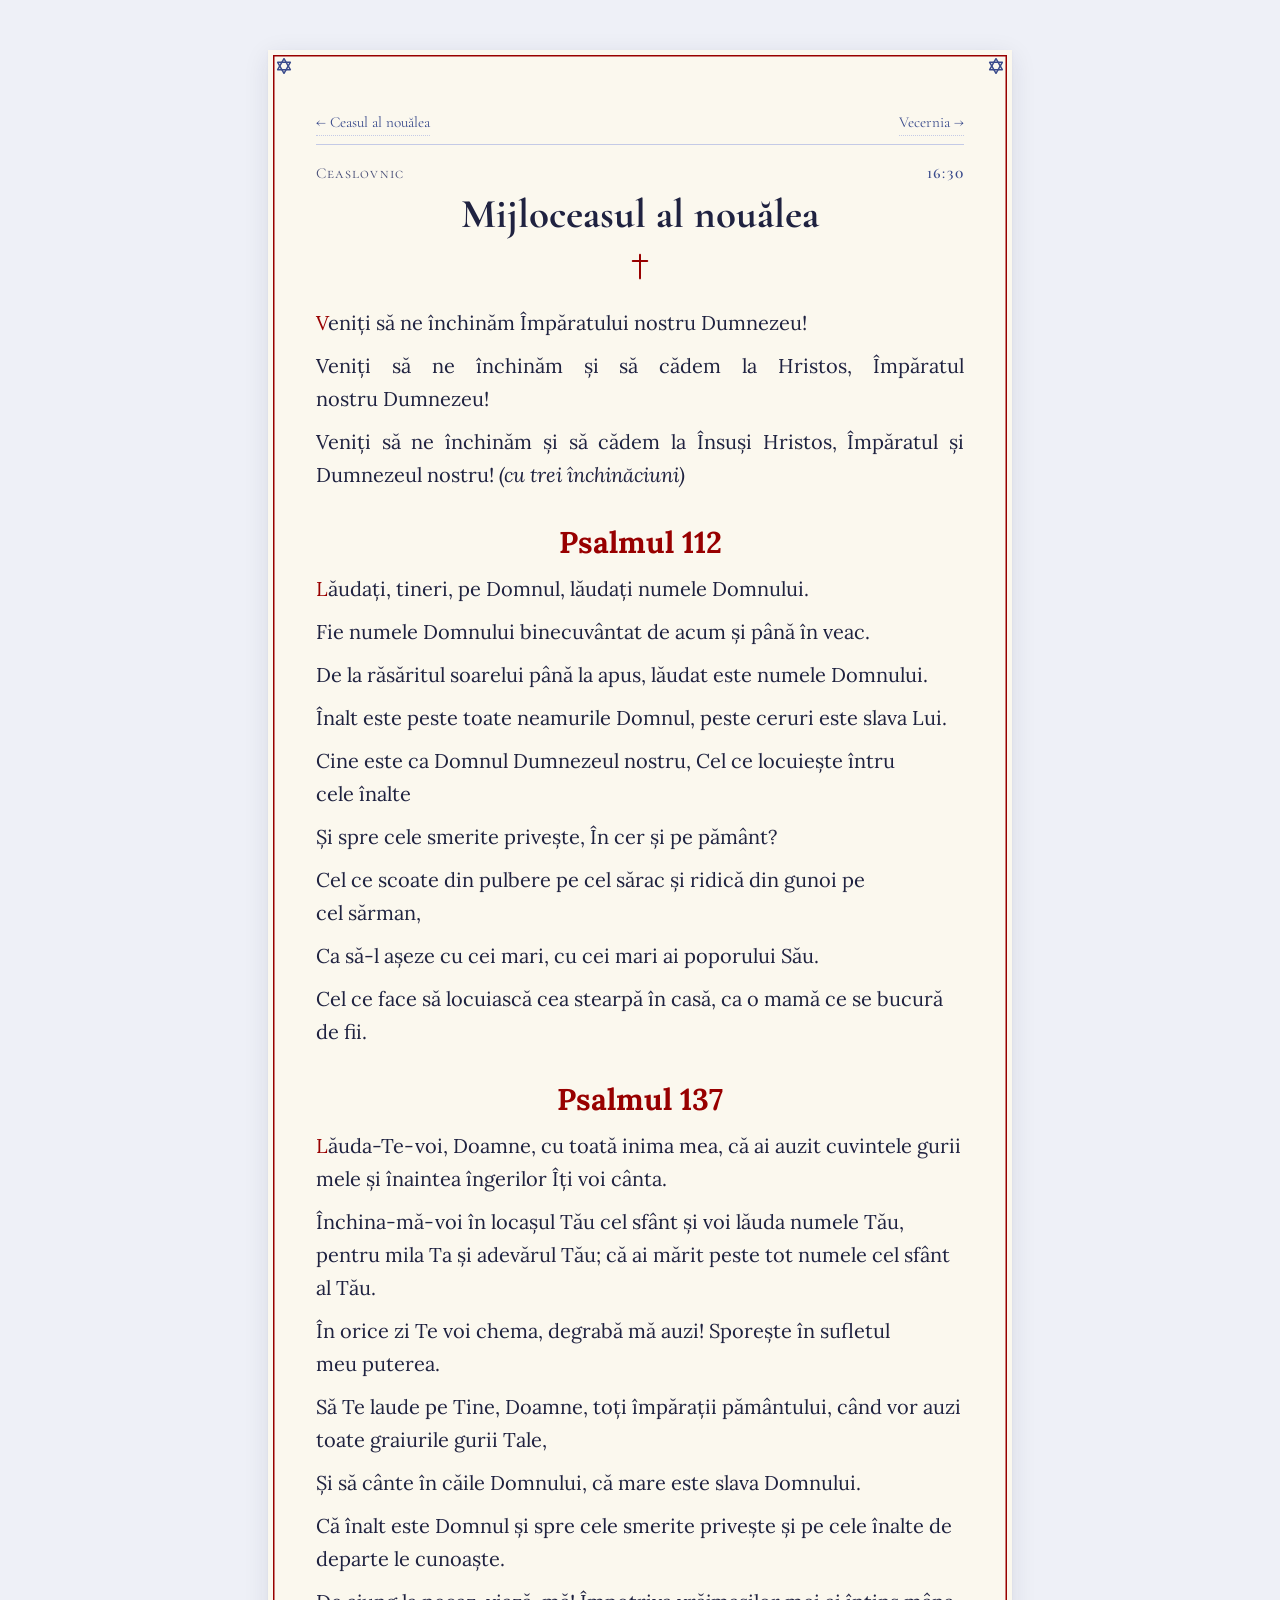
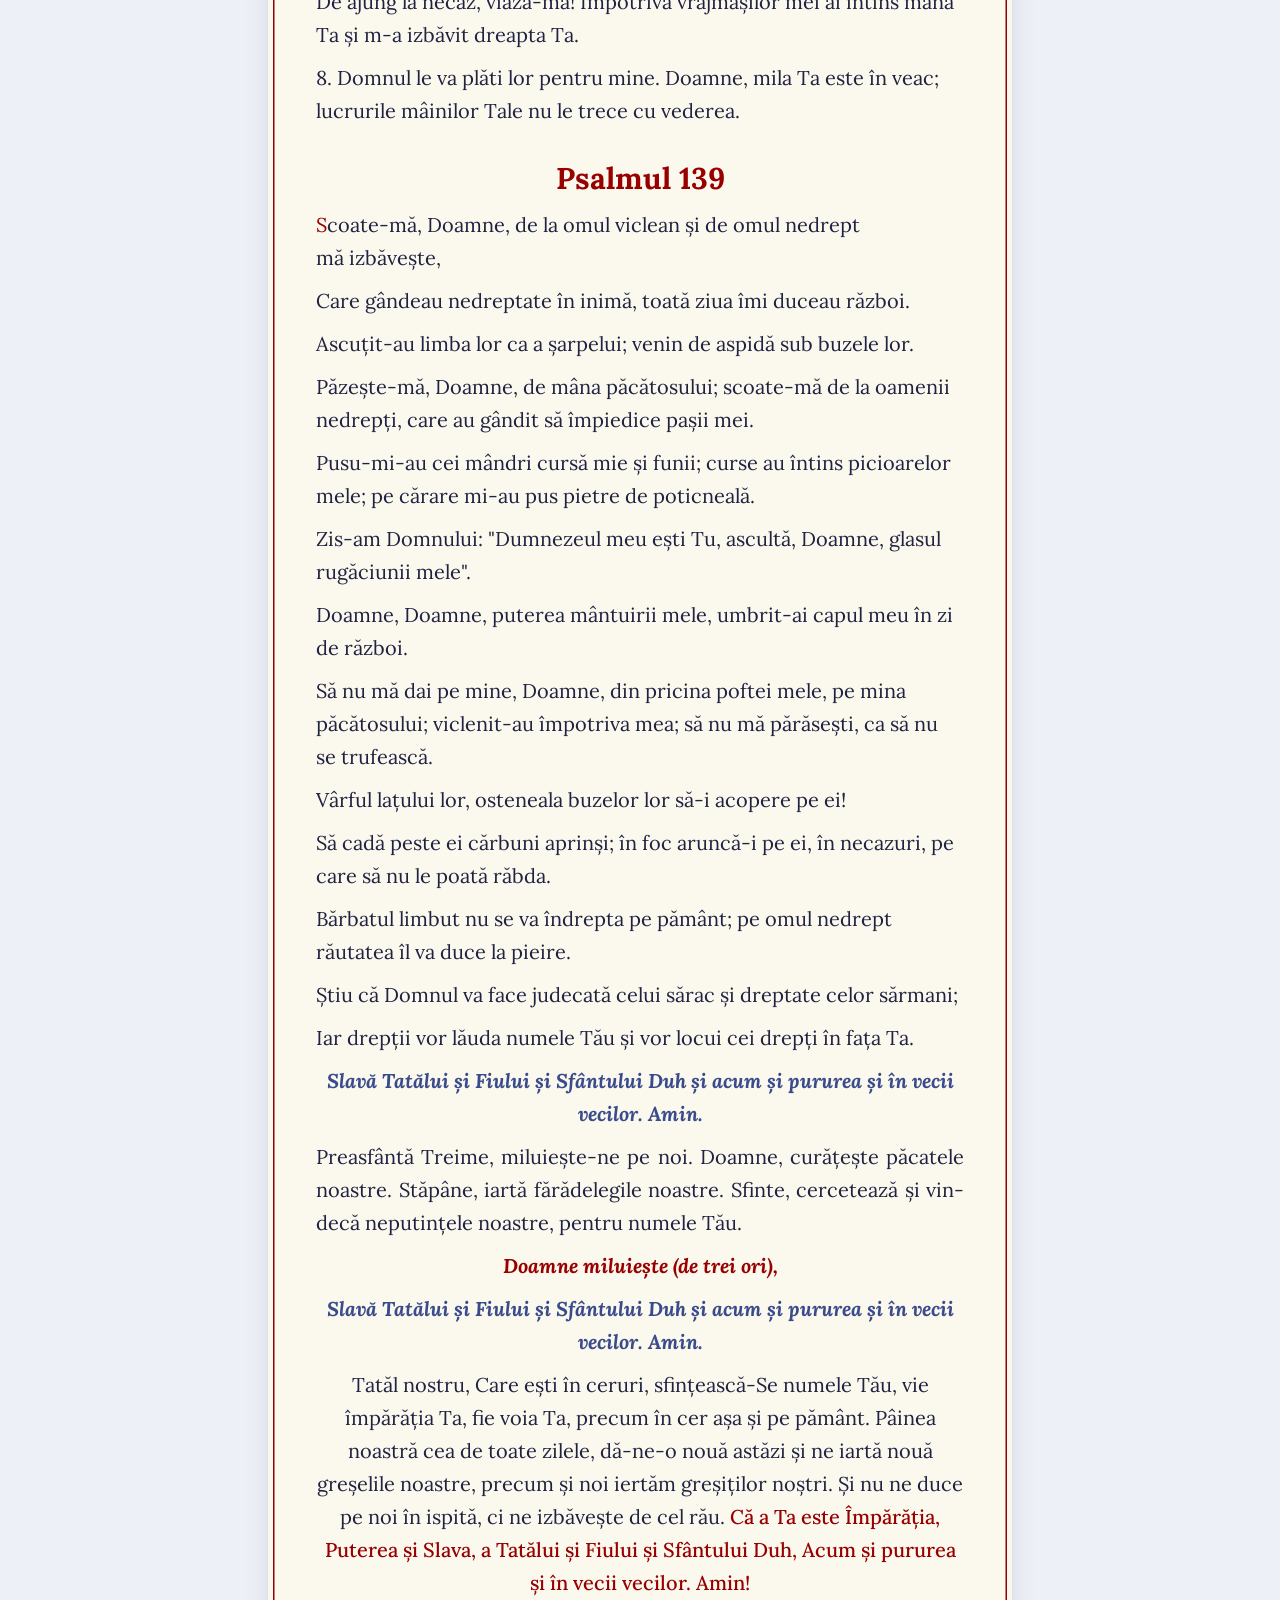
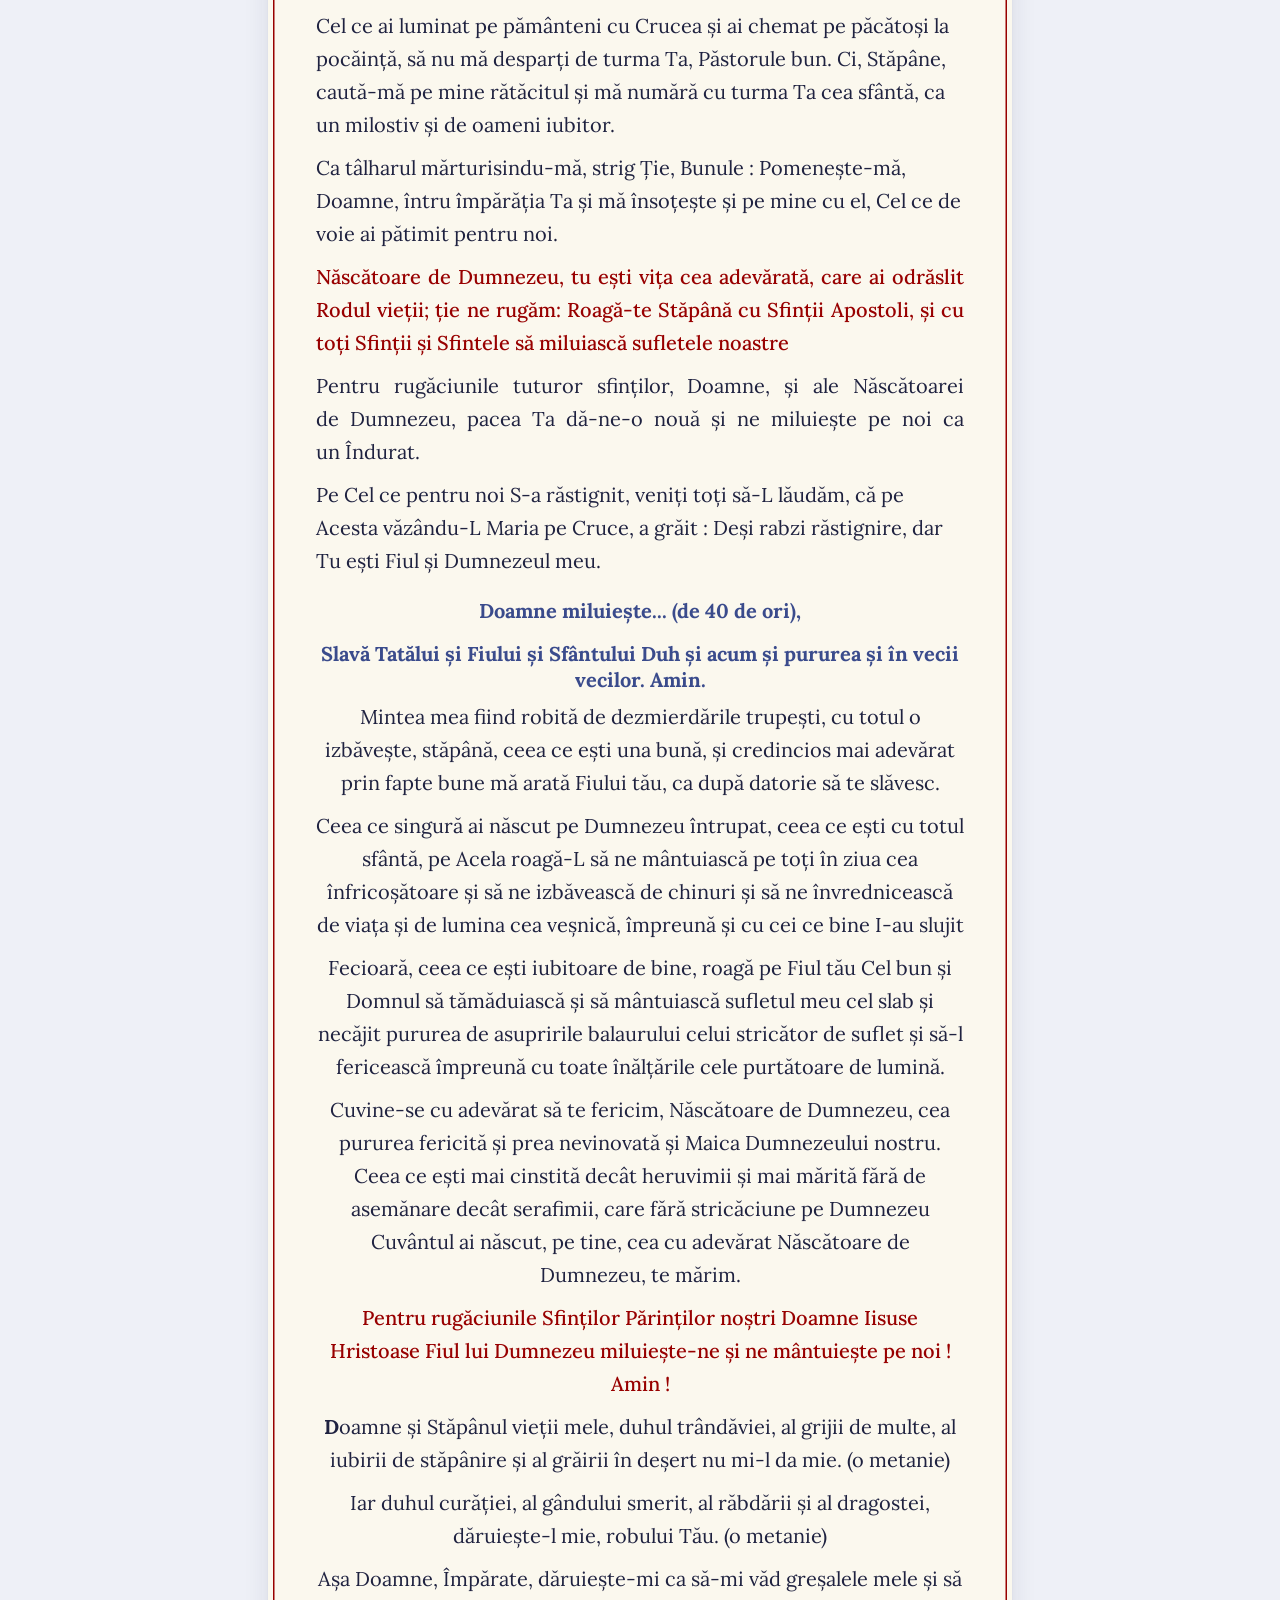
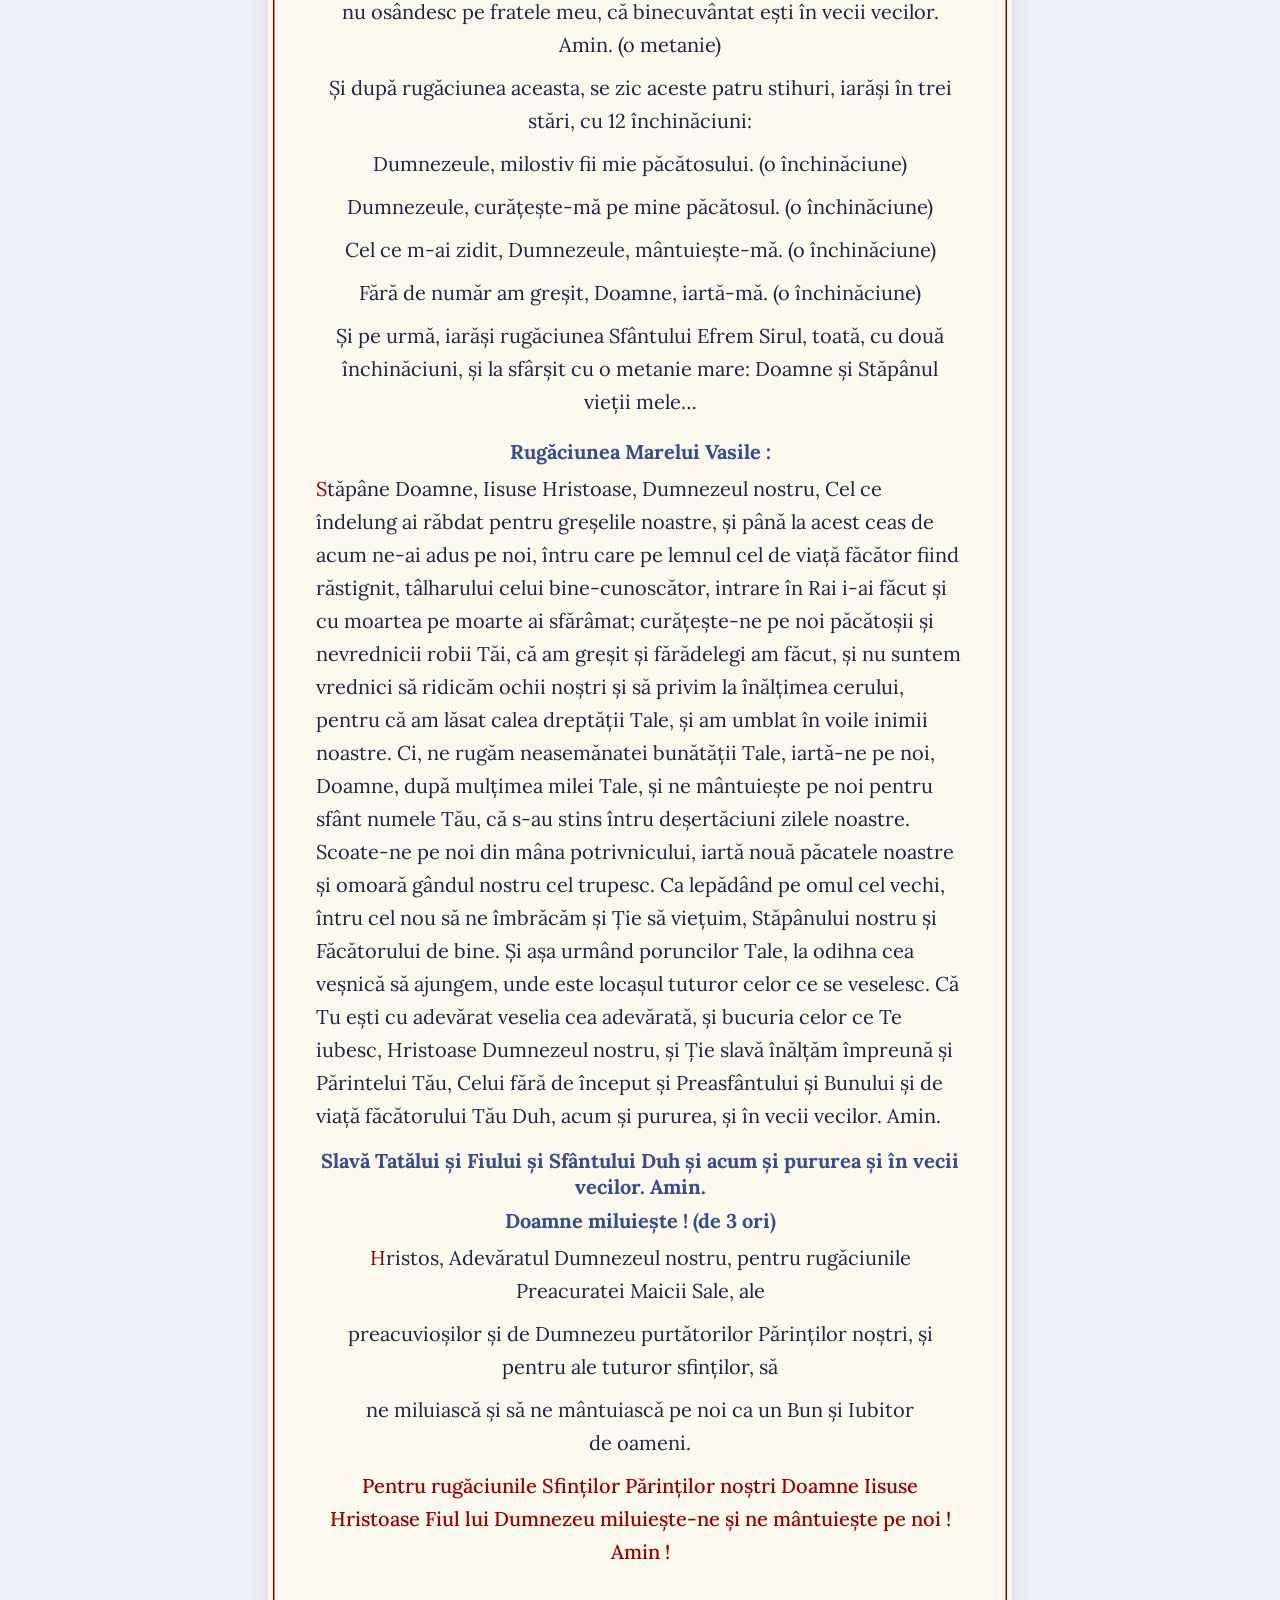
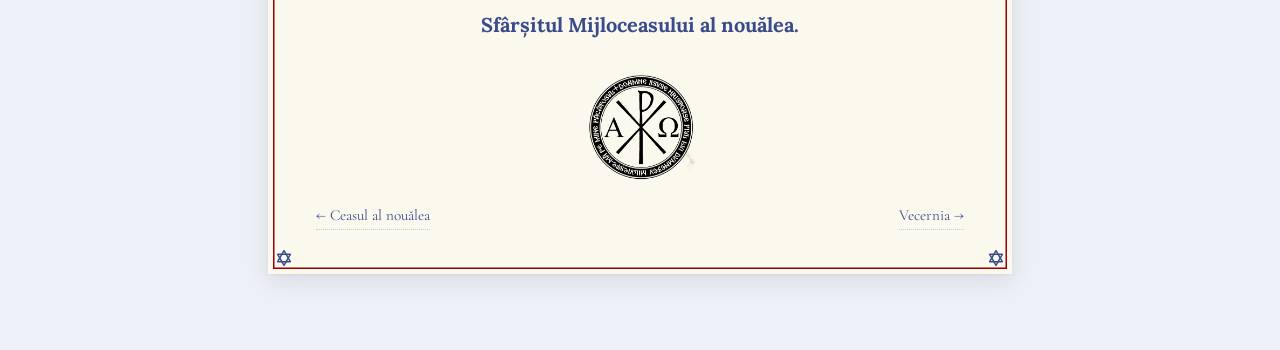
<file: docs/content/10-mijloceasul-9.html>
<!doctype html>
<html lang="ro">
<head>
  <meta charset="utf-8" />
  <meta name="viewport" content="width=device-width, initial-scale=1" />
  <title>Mijloceasul al nouălea · Ceaslovnic</title>
  <link rel="preconnect" href="https://fonts.googleapis.com" />
  <link rel="preconnect" href="https://fonts.gstatic.com" crossorigin />
  <link href="https://fonts.googleapis.com/css2?family=Cormorant+Garamond:wght@500;600;700&family=Lora:ital,wght@0,400;0,500;1,400&display=swap" rel="stylesheet" />
  <link rel="stylesheet" href="../css/styles.css" />
</head>
<body>
  <article class="page">
    <div class="page__inner">
      <nav class="page__nav page__nav--top" aria-label="Navigare între ceasuri">
        <a href="09-ceasul-9.html" rel="prev">← Ceasul al nouălea</a>
        <span class="spacer"></span>
        <a href="11-vecernia.html" rel="next">Vecernia →</a>
      </nav>
      <div class="page__eyebrow">
        <span>Ceaslovnic</span>
        <span class="scheduled-time">16:30</span>
      </div>
      <h1 class="page__title">Mijloceasul al nouălea</h1>
      <hr class="page__rule" />
      <div class="page__body">
      <p class="align-justify"><span class="dropcap">V</span>eniți să ne închinăm Împăratului nostru Dumnezeu!</p>
      <p class="align-justify">Veniți să ne închinăm și să cădem la Hristos, Împăratul nostru Dumnezeu!</p>
      <p class="align-justify">Veniți să ne închinăm și să cădem la Însuși Hristos, Împăratul și Dumnezeul nostru! <em>(cu trei închinăciuni)</em></p>
      <h2 class="align-center psalm-heading"><strong><span class="rubric">Psalmul 112</span></strong></h2>
      <p><span class="dropcap">L</span>ăudaţi, tineri, pe Domnul, lăudaţi numele Domnului.</p>
      <p>Fie numele Domnului binecuvântat de acum şi până în veac.</p>
      <p>De la răsăritul soarelui până la apus, lăudat este numele Domnului.</p>
      <p>Înalt este peste toate neamurile Domnul, peste ceruri este slava Lui.</p>
      <p>Cine este ca Domnul Dumnezeul nostru, Cel ce locuieşte întru cele înalte</p>
      <p>Şi spre cele smerite priveşte, În cer şi pe pământ?</p>
      <p>Cel ce scoate din pulbere pe cel sărac şi ridică din gunoi pe cel sărman,</p>
      <p>Ca să-l aşeze cu cei mari, cu cei mari ai poporului Său.</p>
      <p>Cel ce face să locuiască cea stearpă în casă, ca o mamă ce se bucură de fii.</p>
      <h2 class="align-center psalm-heading"><strong><span class="rubric">Psalmul 137</span></strong></h2>
      <p><span class="dropcap">L</span>ăuda-Te-voi, Doamne, cu toată inima mea, că ai auzit cuvintele gurii mele şi înaintea îngerilor Îţi voi cânta.</p>
      <p>Închina-mă-voi în locaşul Tău cel sfânt şi voi lăuda numele Tău, pentru mila Ta şi adevărul Tău; că ai mărit peste tot numele cel sfânt al Tău.</p>
      <p>În orice zi Te voi chema, degrabă mă auzi! Sporeşte în sufletul meu puterea.</p>
      <p>Să Te laude pe Tine, Doamne, toţi împăraţii pământului, când vor auzi toate graiurile gurii Tale,</p>
      <p>Şi să cânte în căile Domnului, că mare este slava Domnului.</p>
      <p>Că înalt este Domnul şi spre cele smerite priveşte şi pe cele înalte de departe le cunoaşte.</p>
      <p>De ajung la necaz, viază-mă! Împotriva vrăjmaşilor mei ai întins mâna Ta şi m-a izbăvit dreapta Ta.</p>
      <p>8. Domnul le va plăti lor pentru mine. Doamne, mila Ta este în veac; lucrurile mâinilor Tale nu le trece cu vederea.</p>
      <h2 class="align-center psalm-heading"><strong><span class="rubric">Psalmul 139</span></strong></h2>
      <p><span class="dropcap">S</span>coate-mă, Doamne, de la omul viclean şi de omul nedrept mă izbăveşte,</p>
      <p>Care gândeau nedreptate în inimă, toată ziua îmi duceau război.</p>
      <p>Ascuţit-au limba lor ca a şarpelui; venin de aspidă sub buzele lor.</p>
      <p>Păzeşte-mă, Doamne, de mâna păcătosului; scoate-mă de la oamenii nedrepţi, care au gândit să împiedice paşii mei.</p>
      <p>Pusu-mi-au cei mândri cursă mie şi funii; curse au întins picioarelor mele; pe cărare mi-au pus pietre de poticneală.</p>
      <p>Zis-am Domnului: &quot;Dumnezeul meu eşti Tu, ascultă, Doamne, glasul rugăciunii mele&quot;.</p>
      <p>Doamne, Doamne, puterea mântuirii mele, umbrit-ai capul meu în zi de război.</p>
      <p>Să nu mă dai pe mine, Doamne, din pricina poftei mele, pe mina păcătosului; viclenit-au împotriva mea; să nu mă părăseşti, ca să nu se trufească.</p>
      <p>Vârful laţului lor, osteneala buzelor lor să-i acopere pe ei!</p>
      <p>Să cadă peste ei cărbuni aprinşi; în foc aruncă-i pe ei, în necazuri, pe care să nu le poată răbda.</p>
      <p>Bărbatul limbut nu se va îndrepta pe pământ; pe omul nedrept răutatea îl va duce la pieire.</p>
      <p>Ştiu că Domnul va face judecată celui sărac şi dreptate celor sărmani;</p>
      <p>Iar drepţii vor lăuda numele Tău şi vor locui cei drepţi în faţa Ta.</p>
      <p class="doxology"><strong><em>Slavă Tatălui și Fiului și Sfântului Duh și acum și pururea și în vecii vecilor</em></strong><em>. </em><strong><em>Amin.</em></strong></p>
      <p class="align-justify">Preasfântă Treime, miluiește-ne pe noi. Doam­ne, curățește păcatele noastre. Stăpâne, iartă fărădelegile noastre. Sfinte, cercetează și vin­decă neputințele noas­tre, pentru numele Tău.</p>
      <p class="kyrie"><em>Doamne miluiește (de trei ori), </em></p>
      <p class="doxology"><strong><em>Slavă Tatălui și Fiului și Sfântului Duh și acum și pururea și în vecii vecilor</em></strong><em>. </em><strong><em>Amin.</em></strong></p>
      <p class="align-center">Tatăl nostru, Care ești în ceruri, sfin­țească-Se numele Tău, vie împărăția Ta, fie voia Ta, precum în cer așa și pe pă­mânt. Pâinea noastră cea de toate zilele, dă-ne-o nouă astăzi și ne iartă nouă greșelile noastre, precum și noi iertăm greșiților noș­tri. Și nu ne duce pe noi în ispită, ci ne izbă­vește de cel rău. <strong><span class="rubric">Că a Ta este Împărăția, Puterea și Slava, a Tatălui și Fiului și Sfântului Duh, Acum și pururea și în vecii vecilor. Amin!</span></strong></p>
      <p>Cel ce ai luminat pe pământeni cu Crucea şi ai chemat pe păcătoşi la pocăinţă, să nu mă desparţi de turma Ta, Păstorule bun. Ci, Stăpâne, caută-mă pe mine rătăcitul şi mă numără cu turma Ta cea sfântă, ca un milostiv şi de oameni iubitor.</p>
      <p>Ca tâlharul mărturisindu-mă, strig Ţie, Bunule : Pomeneşte-mă, Doamne, întru împărăţia Ta şi mă însoţeşte şi pe mine cu el, Cel ce de voie ai pătimit pentru noi.</p>
      <p class="align-justify"><span class="rubric">Născătoare de Dumnezeu, tu ești vița cea adevărată, care ai odrăslit Rodul vieții; ție ne rugăm: Roagă-te Stăpână cu Sfinții Apostoli, și cu toți Sfinții și Sfintele să miluiască sufletele noastre</span></p>
      <p class="align-justify">Pentru rugăciunile tuturor sfinţilor, Doamne, şi ale Născătoarei de Dumnezeu, pacea Ta dă-ne-o nouă şi ne miluieşte pe noi ca un Îndurat.</p>
      <p>Pe Cel ce pentru noi S-a răstignit, veniţi toţi să-L lăudăm, că pe Acesta văzându-L Maria pe Cruce, a grăit : Deşi rabzi răstignire, dar Tu eşti Fiul şi Dumnezeul meu.</p>
      <h2 class="align-center"><strong><span class="rubric">Doamne miluieşte... (de 40 de ori),</span></strong></h2>
      <h3 class="align-center doxology"><strong>Slavă Tatălui și Fiului și Sfântului Duh și acum și pururea și în vecii vecilor. Amin.</strong></h3>
      <p class="align-center">Mintea mea fiind robită de dez­mier­dările trupești, cu totul o izbăvește, stă­până, ceea ce ești una bună, și cre­dincios mai adevărat prin fapte bune mă arată Fiului tău, ca după da­torie să te slăvesc.</p>
      <p class="align-center">Ceea ce singură ai născut pe Dum­ne­zeu întrupat, ceea ce ești cu totul sfântă, pe Acela roagă-L să ne mântuiască pe toți în ziua cea înfricoșătoare și să ne izbăvească de chinuri și să ne învrednicească de viața și de lumina cea veș­nică, împreună și cu cei ce bine I-au slujit</p>
      <p class="align-center">Fecioară, ceea ce ești iubitoare de bine, roagă pe Fiul tău Cel bun și Domnul să tămăduiască și să mântuiască sufletul meu cel slab și necăjit pu­rurea de asupririle bala­urului celui stri­cător de suflet și să-l feri­ceas­că împreună cu toate înălțările cele pur­tătoare de lumină.</p>
      <p class="align-center">Cuvine-se cu adevărat să te fericim, Născătoare de Dumnezeu, cea puru­rea fe­ricită și prea nevinovată și Maica Dumne­zeului nostru. Ceea ce ești mai cinstită decât heruvimii și mai mărită fără de ase­mănare decât serafimii, ca­re fără stri­că­ciune pe Dumnezeu Cu­vântul ai născut, pe tine, cea cu ade­vărat Năs­cătoare de Dumnezeu, te mărim.</p>
      <p class="align-center"><strong><span class="rubric">Pentru rugăciunile Sfinților Părinților noștri Doamne Iisuse Hristoase Fiul lui Dumnezeu miluiește-ne și ne mântuiește pe noi ! Amin !</span></strong></p>
      <p class="align-center"><strong>D</strong>oamne și Stăpânul vieții mele, duhul trândăviei, al grijii de multe, al iubirii de stăpânire și al grăirii în deșert nu mi-l da mie. (o metanie)</p>
      <p class="align-center">Iar duhul curăției, al gândului smerit, al răbdării și al dragostei, dăruiește-l mie, robului Tău. (o metanie)</p>
      <p class="align-center">Așa Doamne, Împărate, dăruiește-mi ca să-mi văd greșalele mele și să nu osândesc pe fratele meu, că binecuvântat ești în vecii vecilor. Amin. (o metanie)</p>
      <p class="align-center">Și după rugăciunea aceasta, se zic aceste patru stihuri, iarăși în trei stări, cu 12 închinăciuni:</p>
      <p class="align-center">Dumnezeule, milostiv fii mie păcătosului. (o închinăciune)</p>
      <p class="align-center">Dumnezeule, curățește-mă pe mine păcătosul. (o închinăciune)</p>
      <p class="align-center">Cel ce m-ai zidit, Dumnezeule, mântuiește-mă. (o închinăciune)</p>
      <p class="align-center">Fără de număr am greșit, Doamne, iartă-mă. (o închinăciune)</p>
      <p class="align-center">Și pe urmă, iarăși rugăciunea Sfântului Efrem Sirul, toată, cu două închinăciuni, și la sfârșit cu o metanie mare: Doamne și Stăpânul vieții mele…</p>
      <h2 class="align-center"><strong><span class="rubric">Rugăciunea Marelui Vasile :</span></strong></h2>
      <p><span class="dropcap">S</span>tăpâne Doamne, Iisuse Hristoase, Dum­nezeul nostru, Cel ce îndelung ai răbdat pen­tru greşelile noastre, şi până la acest ceas de acum ne-ai adus pe noi, întru care pe lemnul cel de viaţă făcător fiind răstignit, tâlharului celui bine-cunoscător, intrare în Rai i-ai făcut şi cu moartea pe moarte ai sfă­râmat; curăţeşte-ne pe noi păcătoşii şi ne­vrednicii robii Tăi, că am greşit şi fărădelegi am făcut, şi nu suntem vrednici să ridicăm ochii noştri şi să privim la înălţimea ceru­lui, pentru că am lăsat calea dreptăţii Tale, şi am umblat în voile inimii noastre. Ci, ne rugăm neasemănatei bunătăţii Tale, iartă-ne pe noi, Doamne, după mulţimea milei Tale, şi ne mântuieşte pe noi pentru sfânt nu­mele Tău, că s-au stins întru deşertăciuni zilele noastre. Scoate-ne pe noi din mâna potrivnicului, iartă nouă păcatele noastre şi omoară gândul nostru cel trupesc. Ca lepă­dând pe omul cel vechi, întru cel nou să ne îmbrăcăm şi Ţie să vieţuim, Stăpânului nostru şi Făcătorului de bine. Şi aşa ur­mând poruncilor Tale, la odihna cea veşni­că să ajungem, unde este locaşul tuturor celor ce se veselesc. Că Tu eşti cu adevărat veselia cea adevărată, şi bucuria celor ce Te iubesc, Hristoase Dumnezeul nostru, şi Ţie slavă înălţăm împreună şi Părintelui Tău, Celui fără de început şi Preasfântului şi Bunului şi de viaţă făcătorului Tău Duh, acum şi pururea, şi în vecii vecilor. Amin.</p>
      <h3 class="align-center doxology"><strong>Slavă Tatălui și Fiului și Sfântului Duh și acum și pururea și în vecii vecilor. Amin.</strong></h3>
      <h2 class="align-center"><strong><span class="rubric">Doamne miluieşte ! (de 3 ori)</span></strong></h2>
      <p class="align-center"><span class="dropcap">H</span>ristos, Adevăratul Dumnezeul nostru, pentru rugăciunile Preacuratei Maicii Sale, ale</p>
      <p class="align-center">preacuvioşilor şi de Dumnezeu purtătorilor Părinţilor noştri, şi pentru ale tuturor sfinţilor, să</p>
      <p class="align-center">ne miluiască şi să ne mântuiască pe noi ca un Bun şi Iubitor de oameni.</p>
      <p class="align-center"><strong><span class="rubric">Pentru rugăciunile Sfinților Părinților noștri Doamne Iisuse Hristoase Fiul lui Dumnezeu miluiește-ne și ne mântuiește pe noi ! Amin !</span></strong><strong> </strong></p>
      <p class="page-ending">Sfârșitul Mijloceasului al nouălea.</p>
      </div>
      <div class="page__footer-mark" role="presentation" aria-hidden="true"></div>
      <nav class="page__nav" aria-label="Navigare între ceasuri">
        <a href="09-ceasul-9.html" rel="prev">← Ceasul al nouălea</a>
        <span class="spacer"></span>
        <a href="11-vecernia.html" rel="next">Vecernia →</a>
      </nav>
    </div>
  </article>
</body>
</html>
</file>
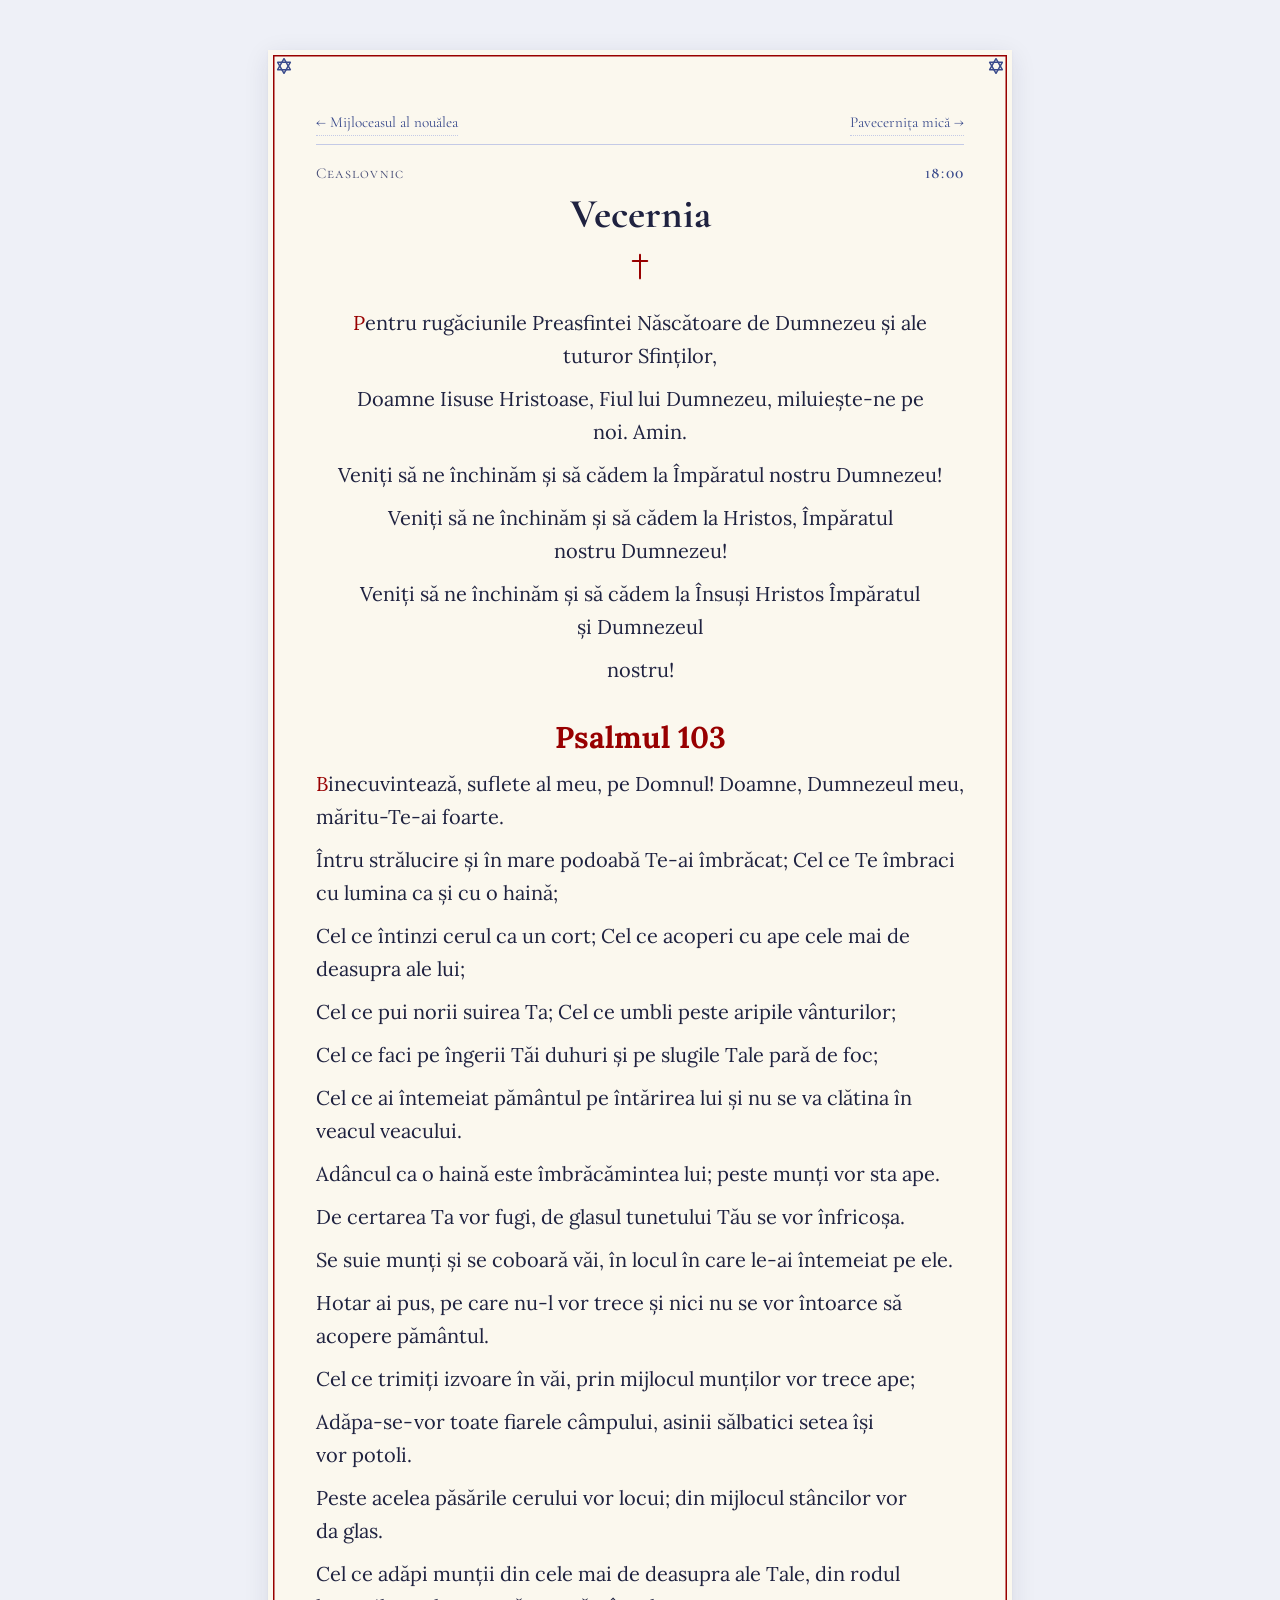
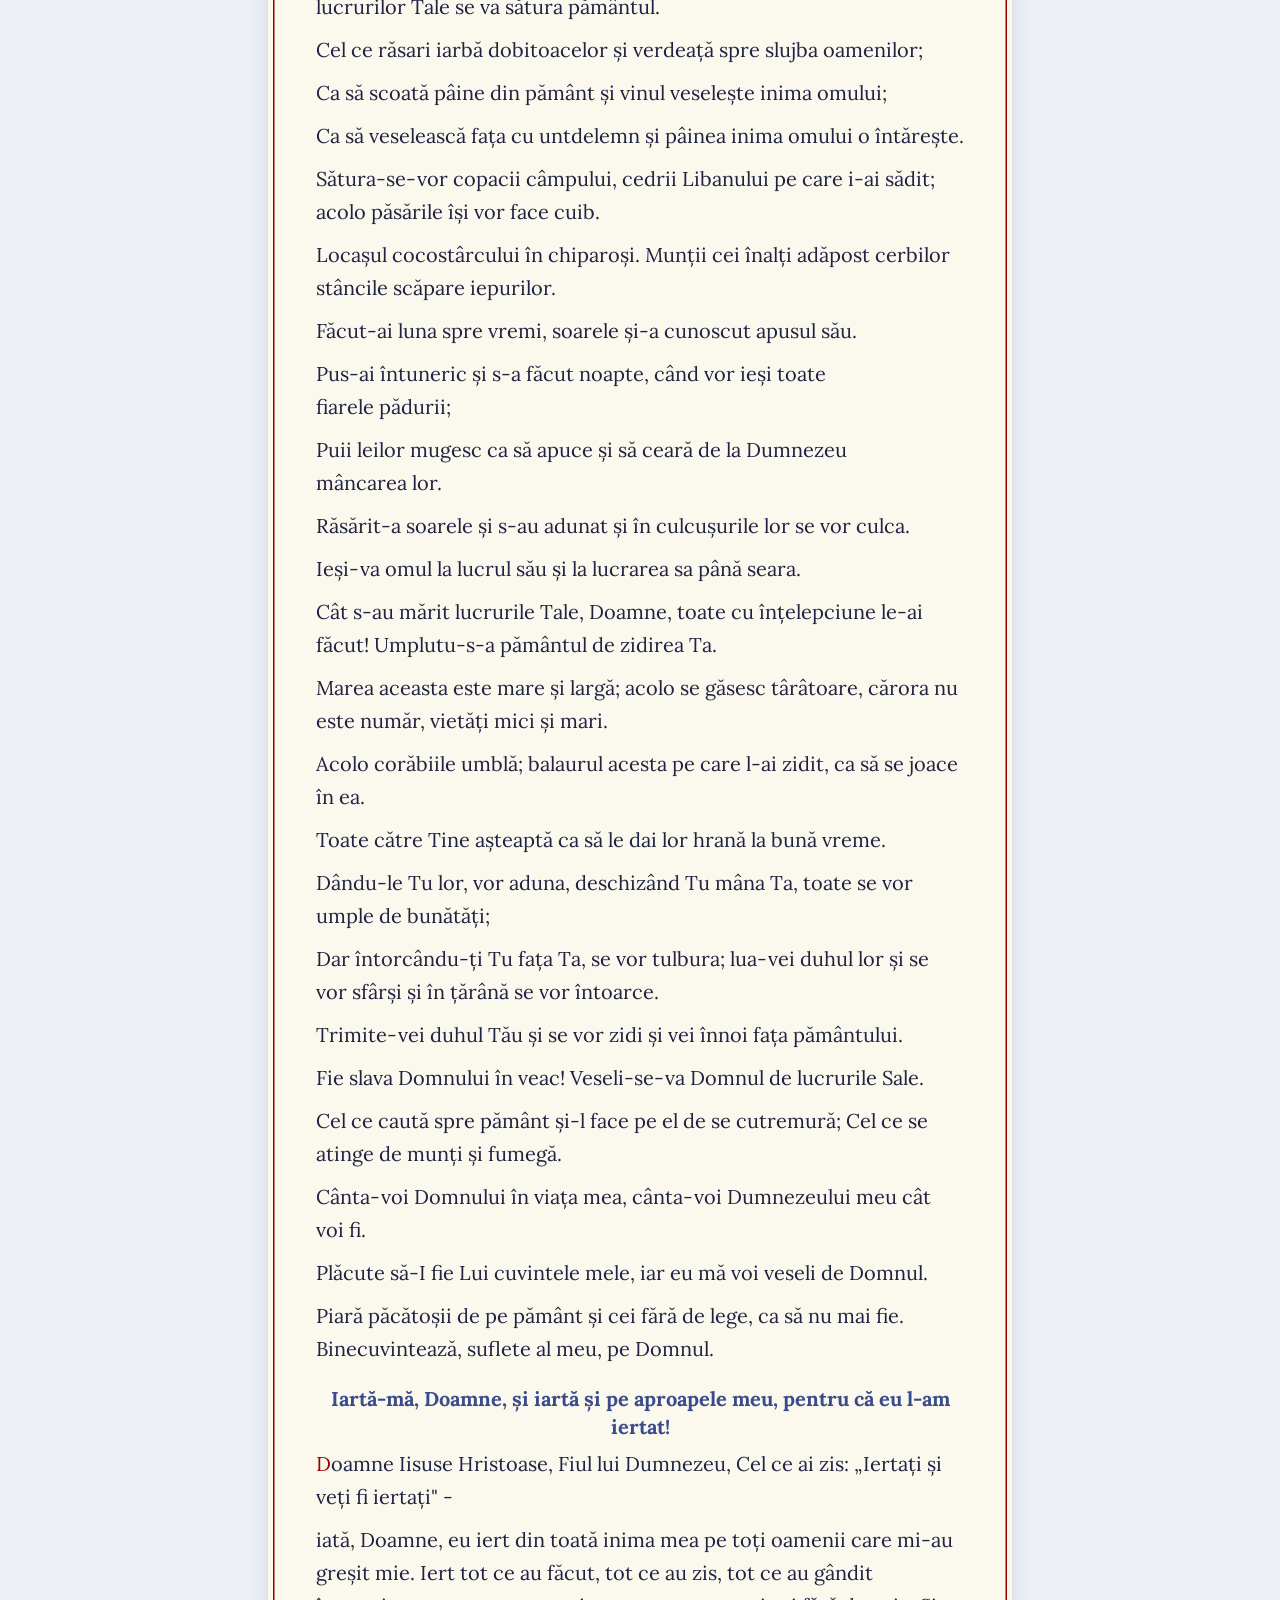
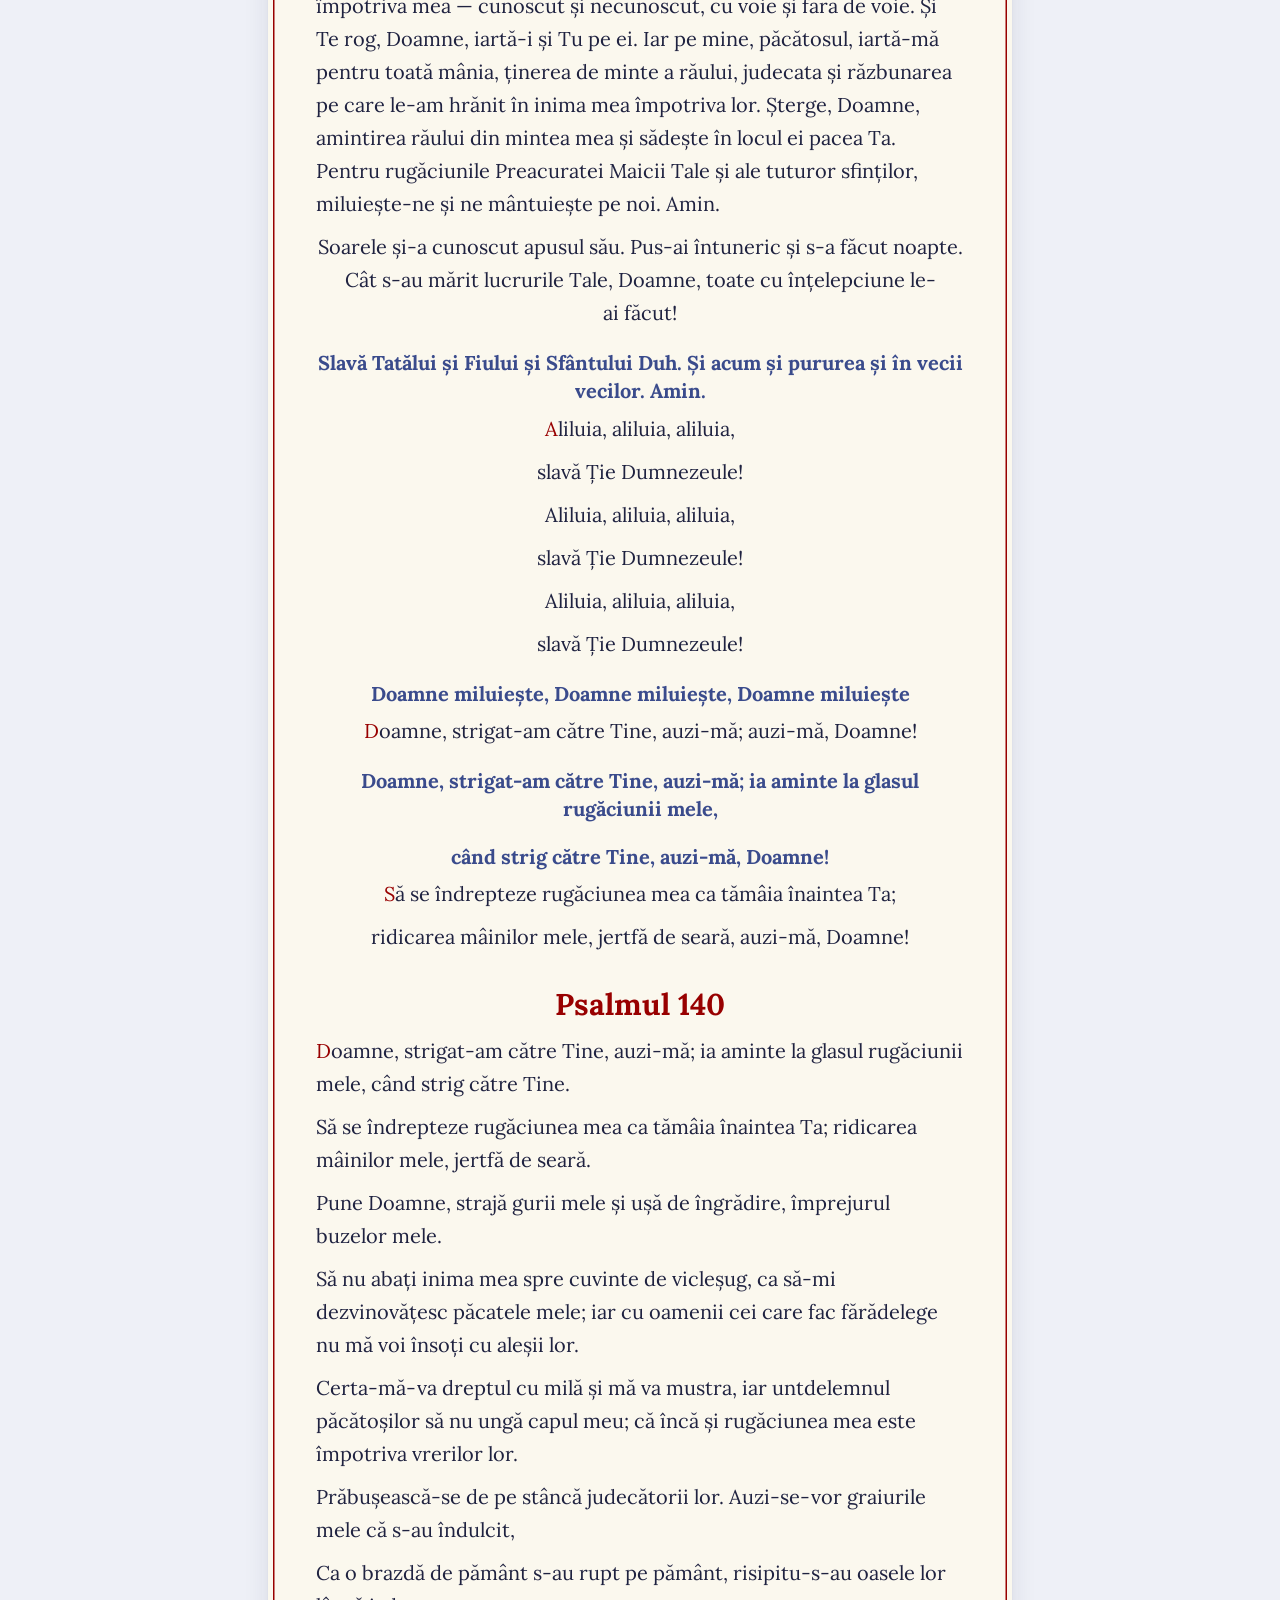
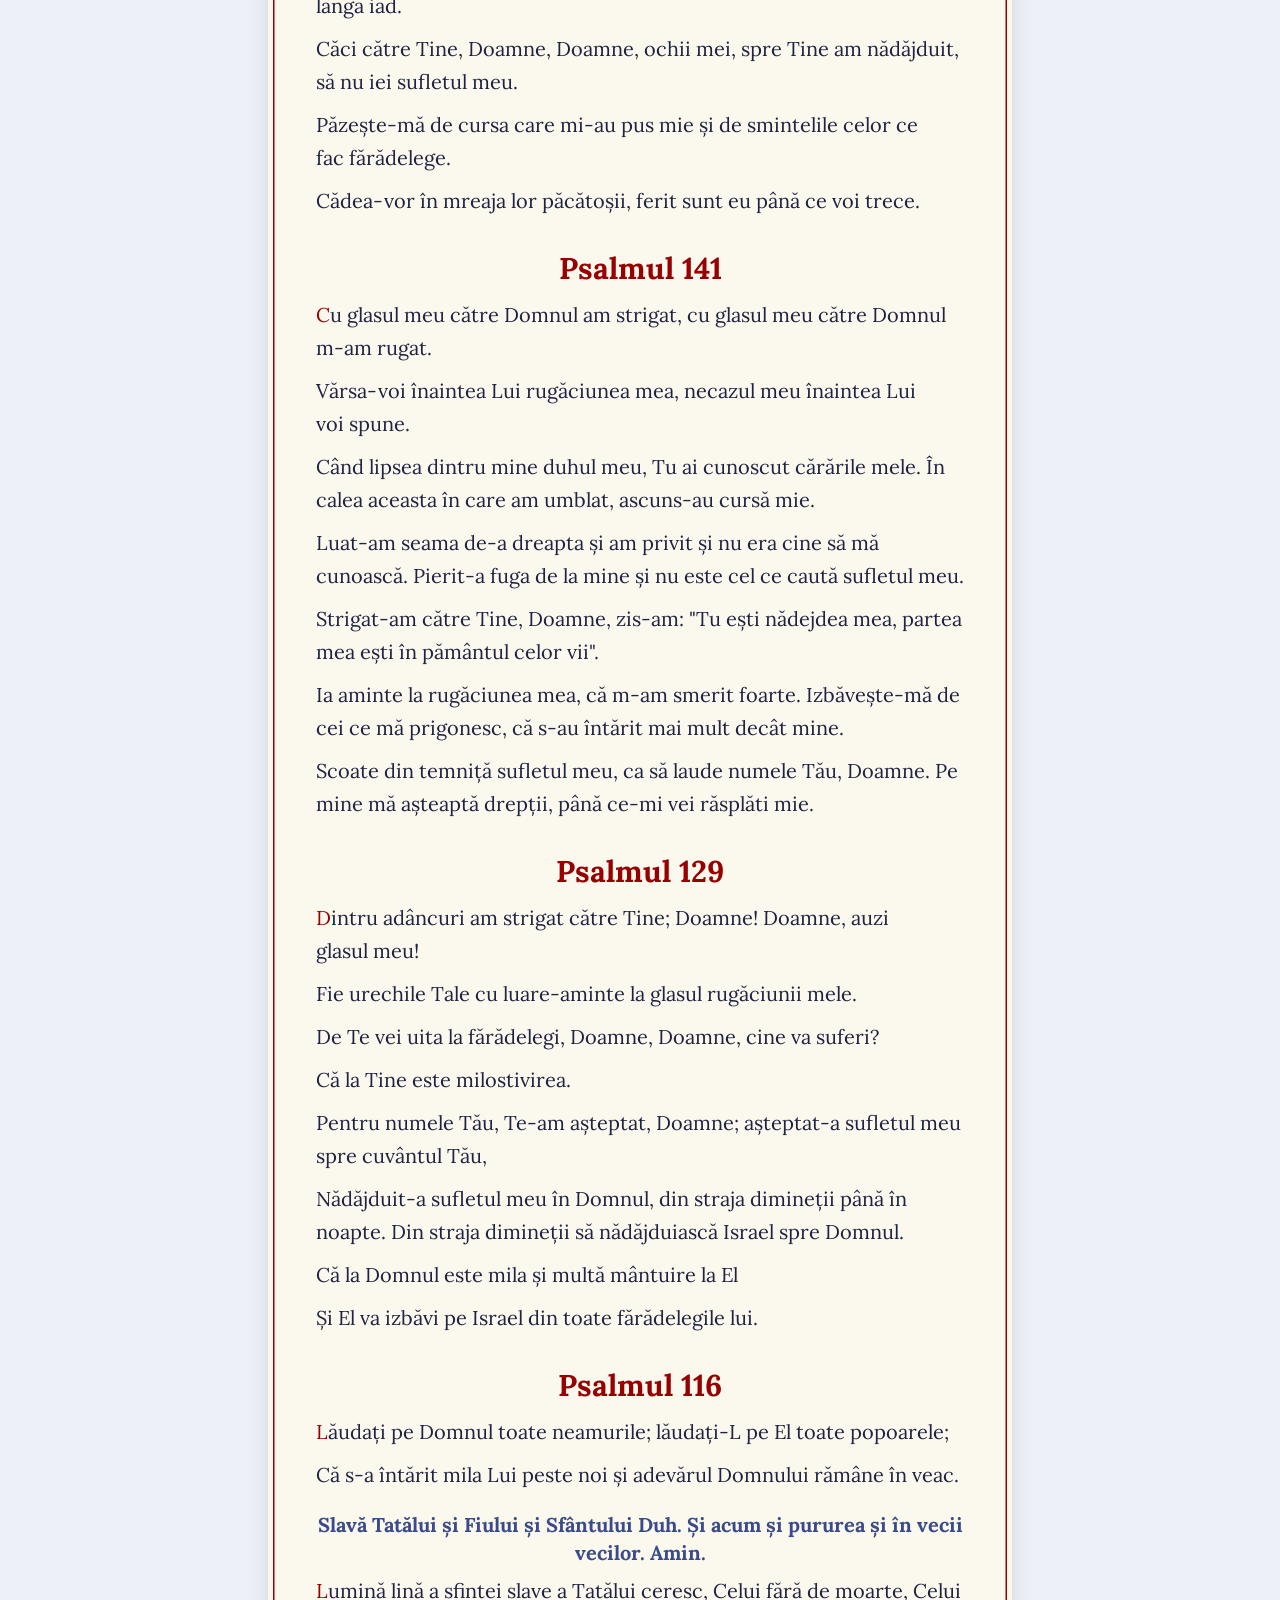
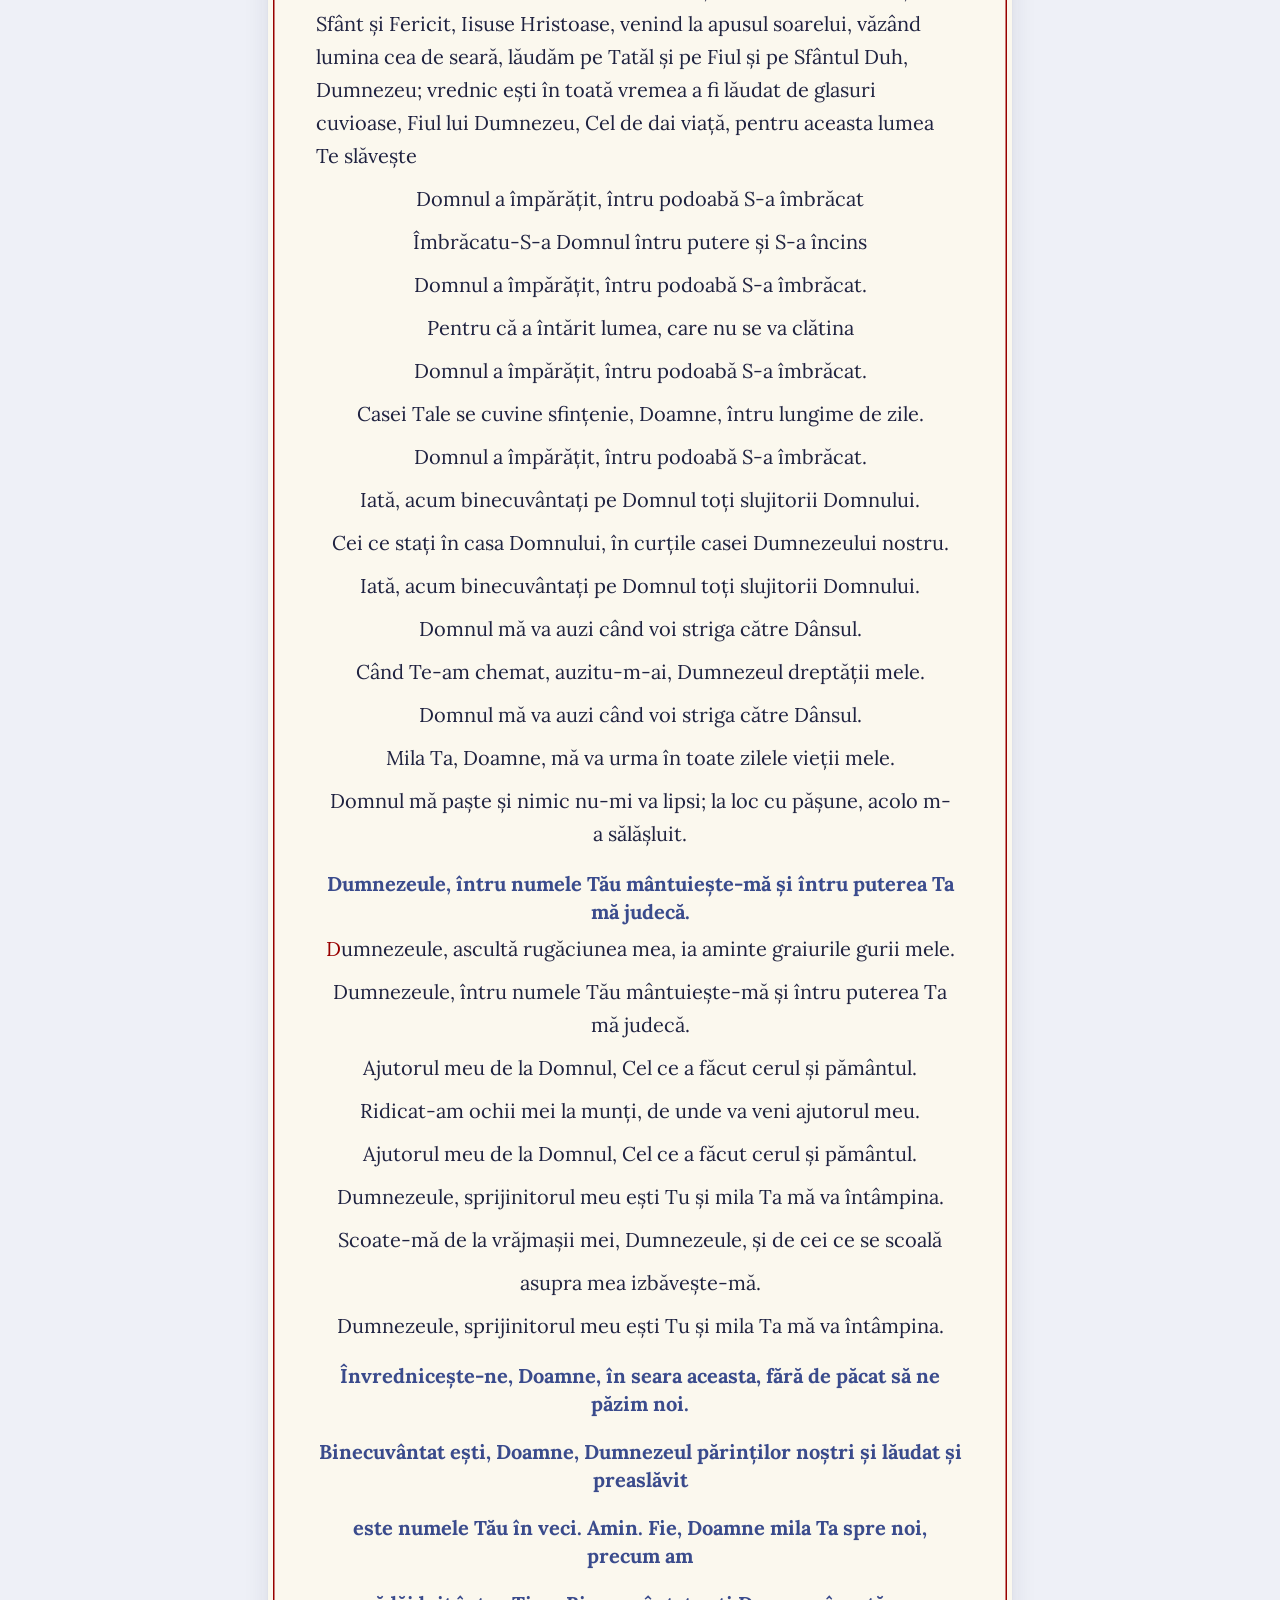
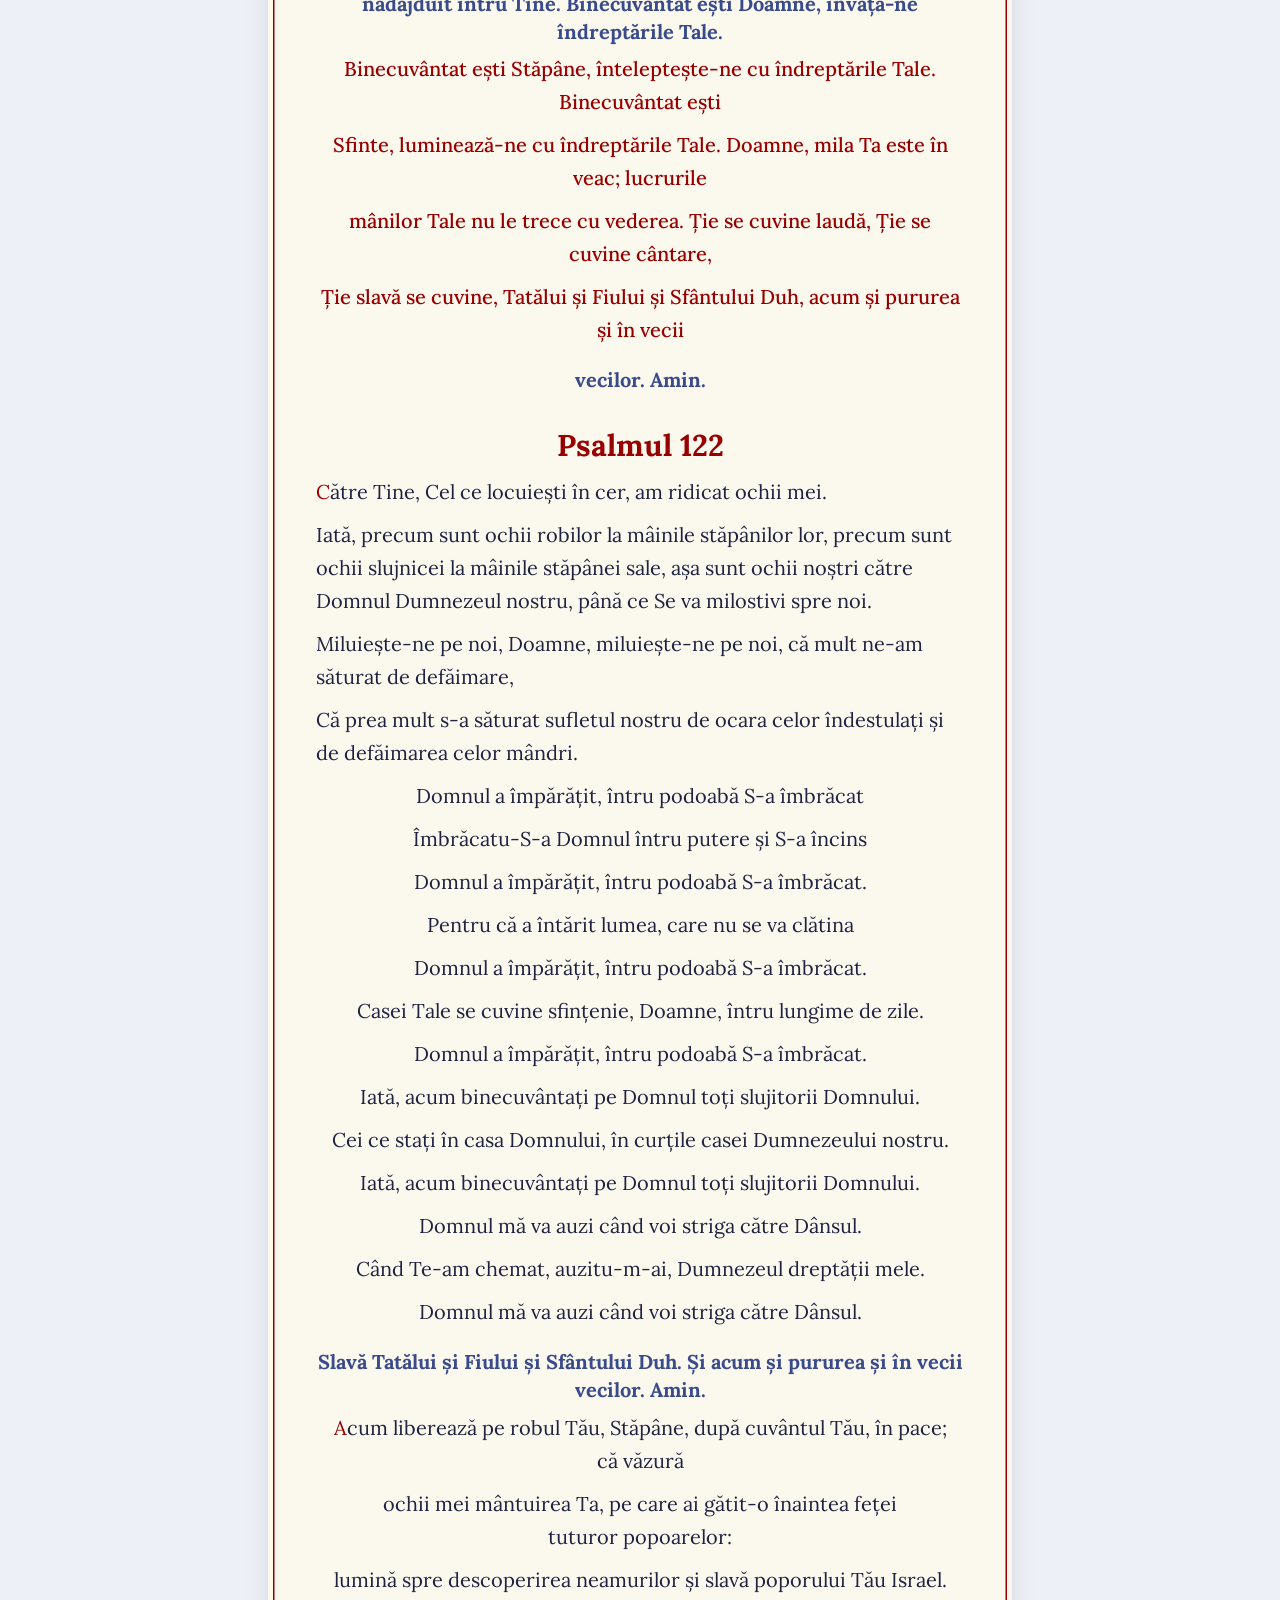
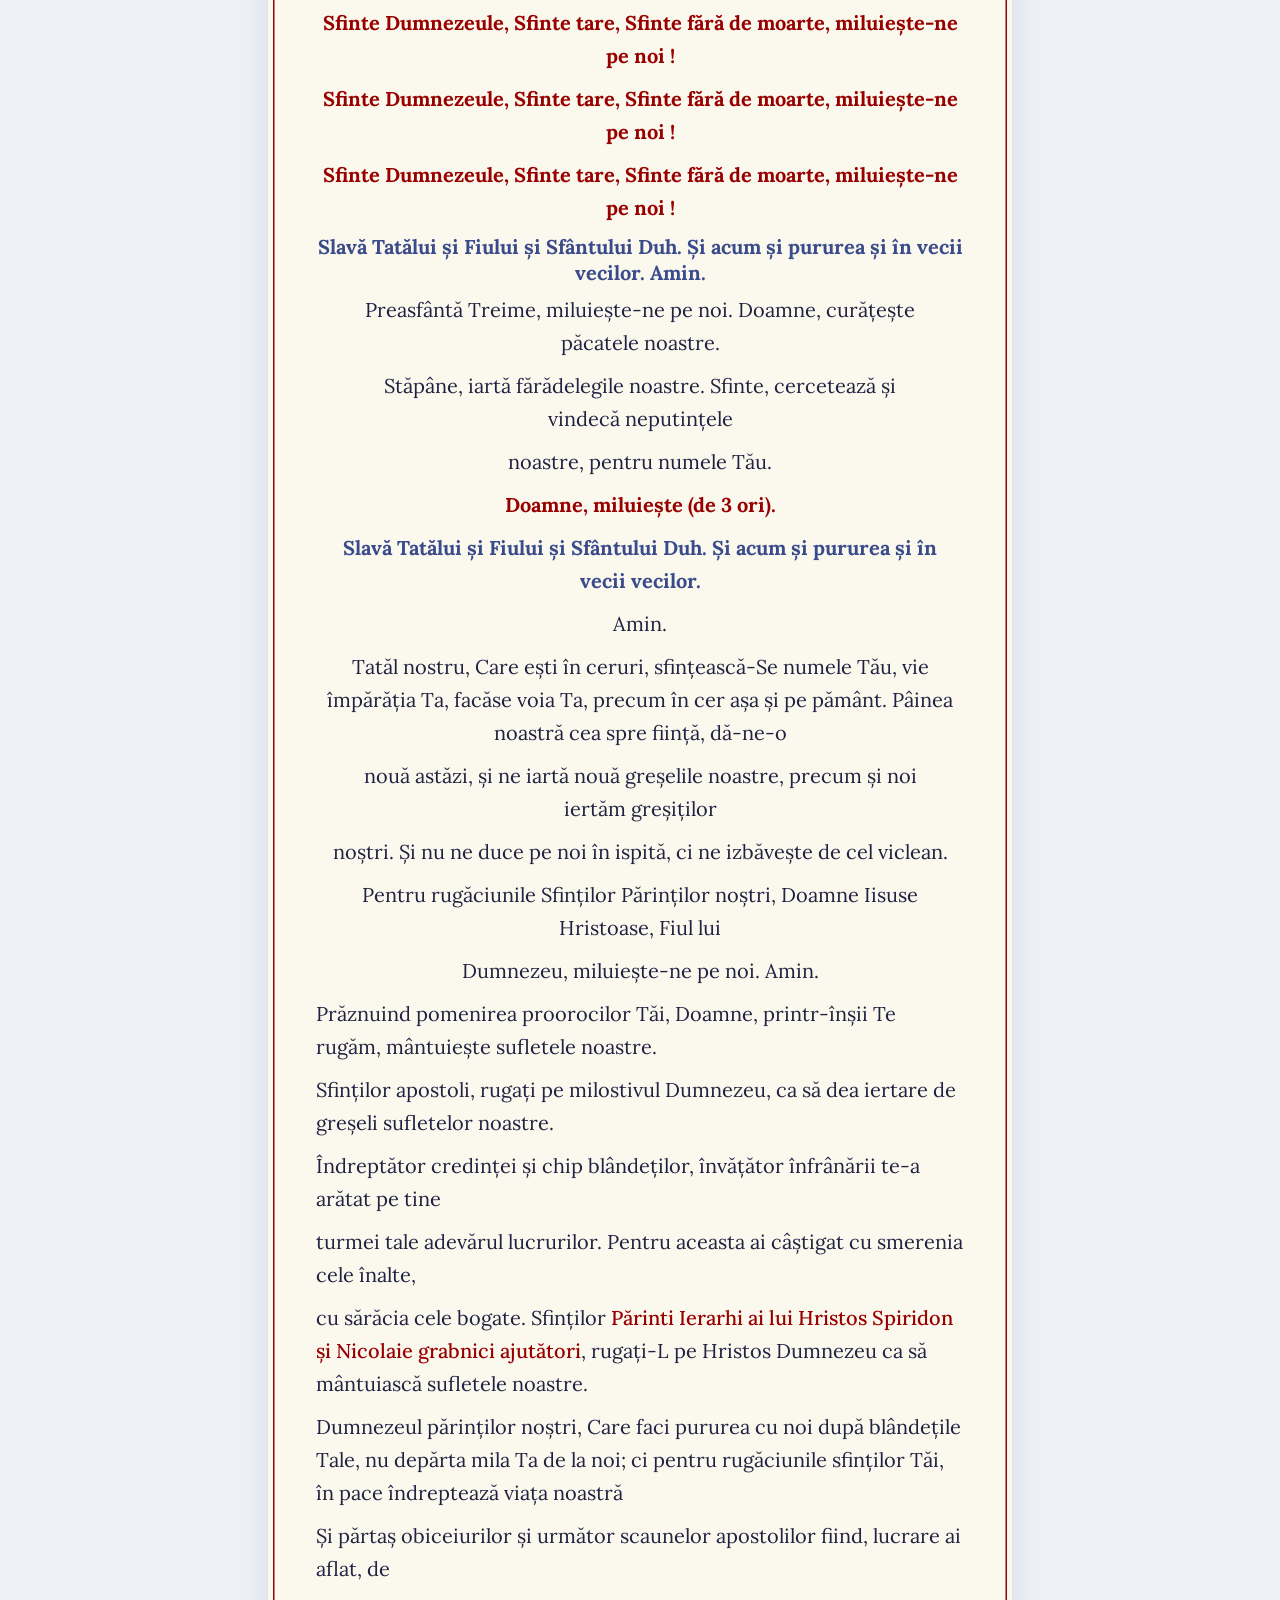
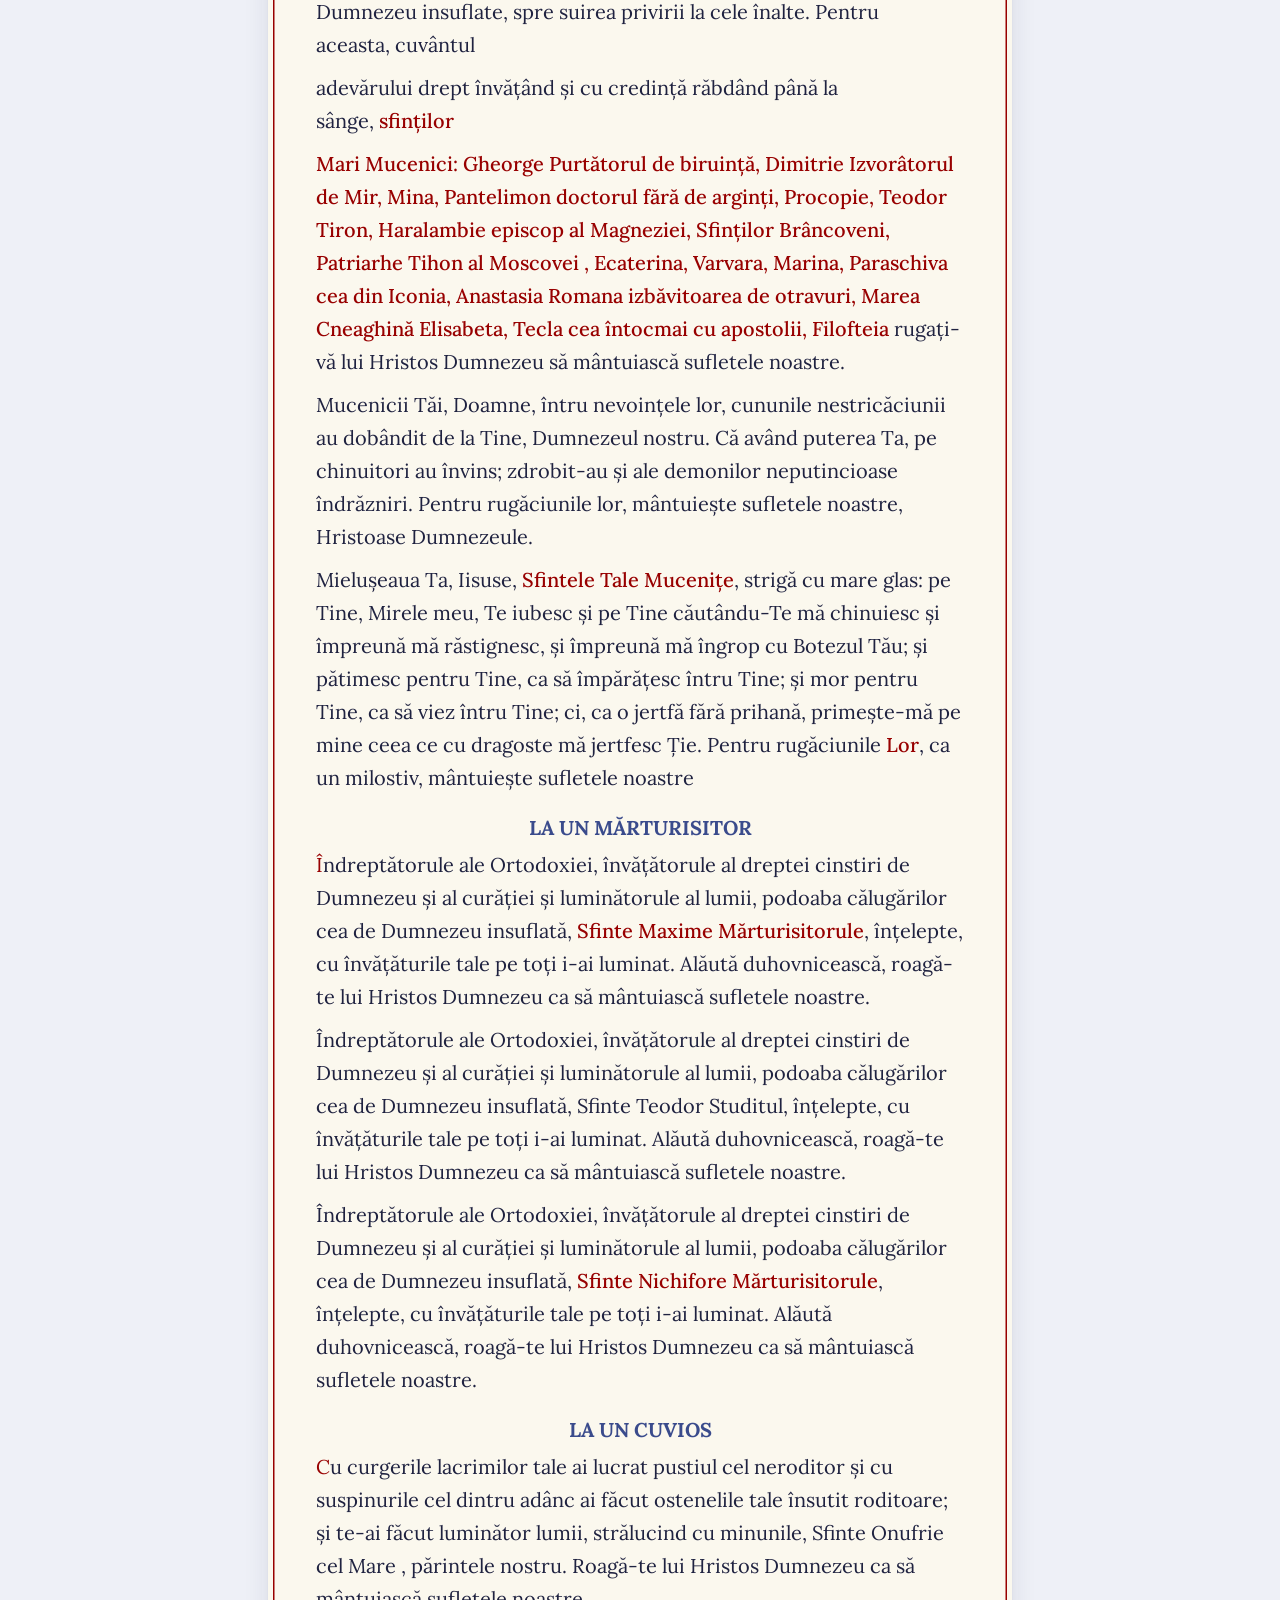
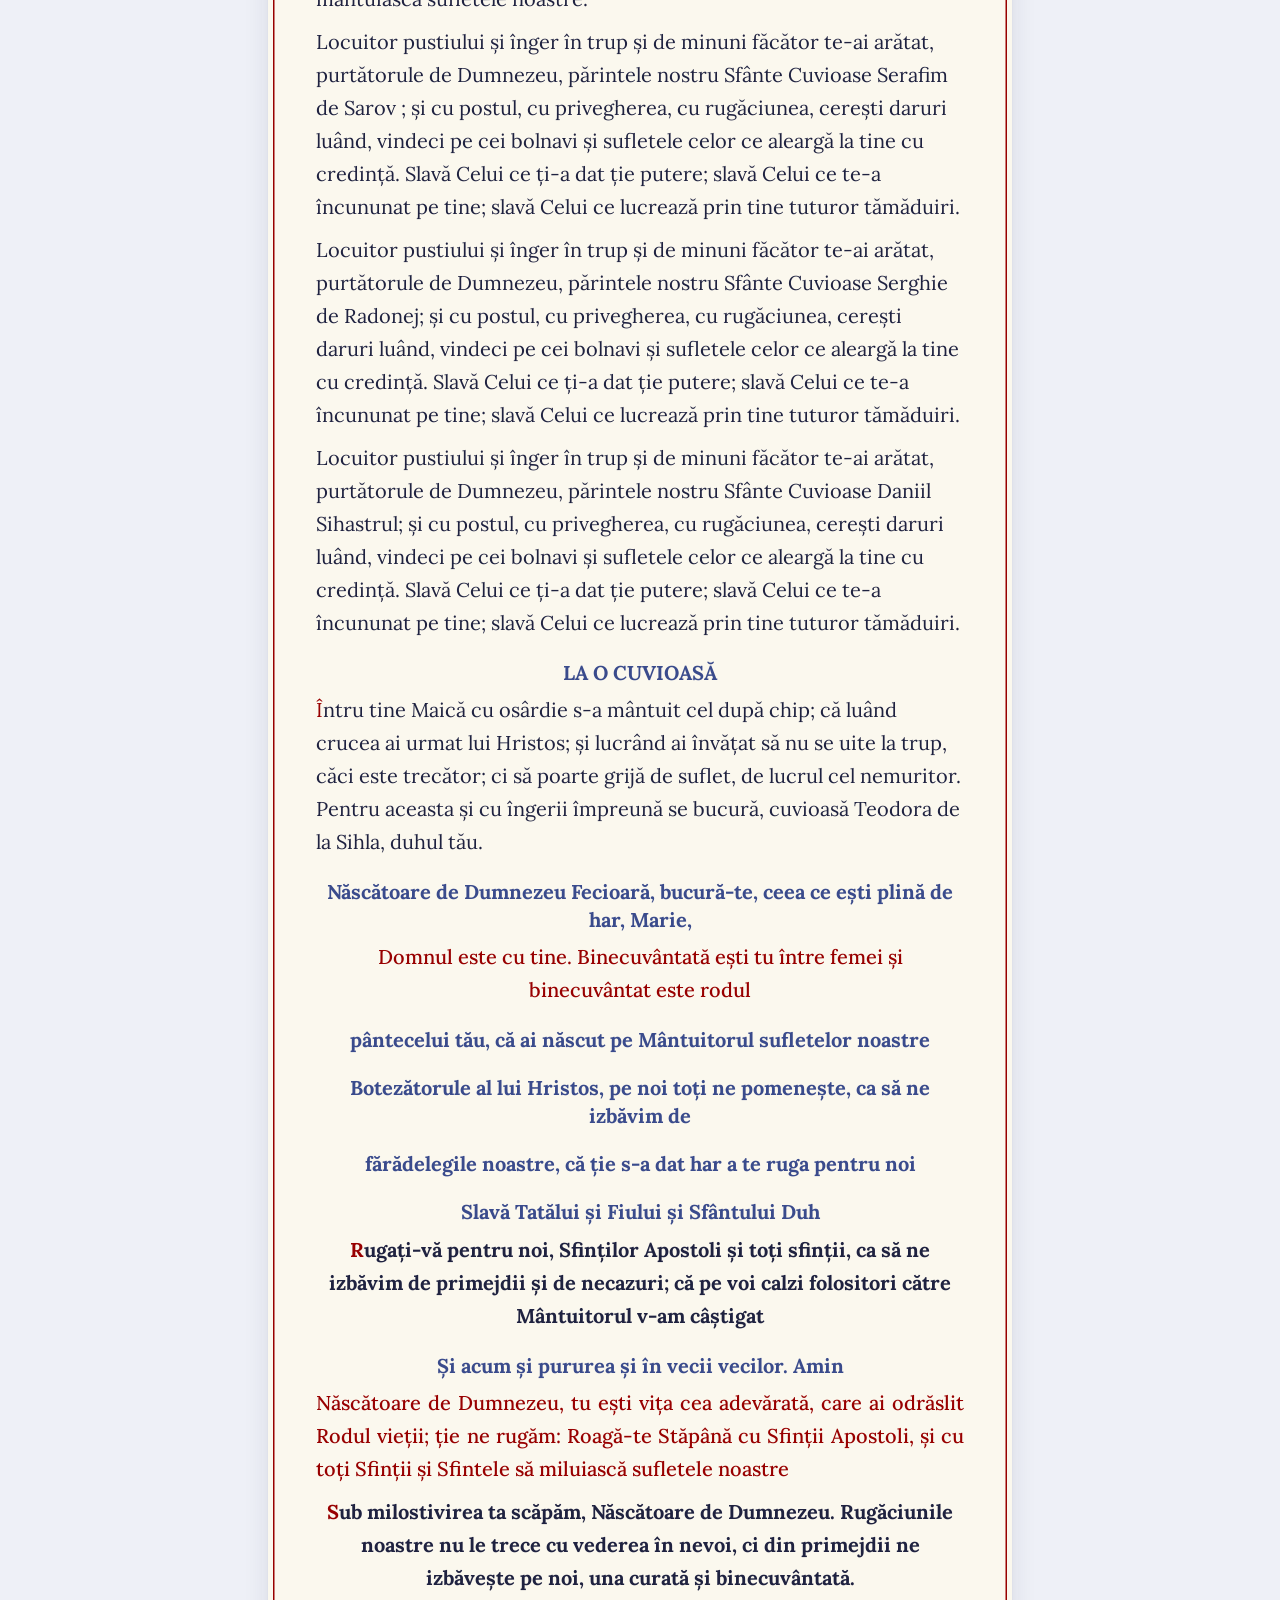
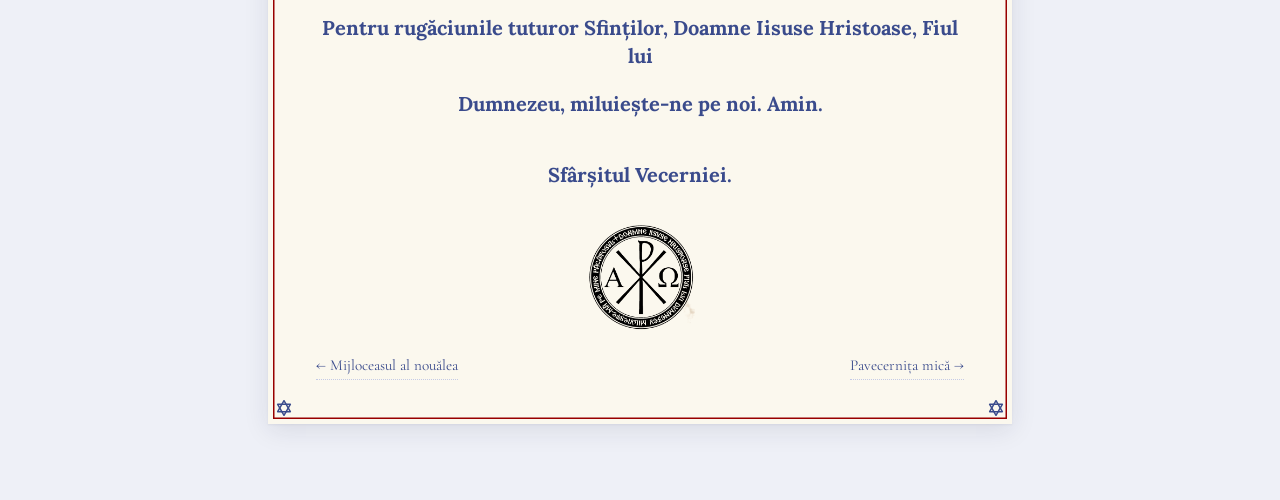
<file: docs/content/11-vecernia.html>
<!doctype html>
<html lang="ro">
<head>
  <meta charset="utf-8" />
  <meta name="viewport" content="width=device-width, initial-scale=1" />
  <title>Vecernia · Ceaslovnic</title>
  <link rel="preconnect" href="https://fonts.googleapis.com" />
  <link rel="preconnect" href="https://fonts.gstatic.com" crossorigin />
  <link href="https://fonts.googleapis.com/css2?family=Cormorant+Garamond:wght@500;600;700&family=Lora:ital,wght@0,400;0,500;1,400&display=swap" rel="stylesheet" />
  <link rel="stylesheet" href="../css/styles.css" />
</head>
<body>
  <article class="page">
    <div class="page__inner">
      <nav class="page__nav page__nav--top" aria-label="Navigare între ceasuri">
        <a href="10-mijloceasul-9.html" rel="prev">← Mijloceasul al nouălea</a>
        <span class="spacer"></span>
        <a href="12-pavecernita.html" rel="next">Pavecernița mică →</a>
      </nav>
      <div class="page__eyebrow">
        <span>Ceaslovnic</span>
        <span class="scheduled-time">18:00</span>
      </div>
      <h1 class="page__title">Vecernia</h1>
      <hr class="page__rule" />
      <div class="page__body">
      <p class="align-center"><span class="dropcap">P</span>entru rugăciunile Preasfintei Născătoare de Dumnezeu și ale tuturor Sfinților,</p>
      <p class="align-center">Doamne Iisuse Hristoase, Fiul lui Dumnezeu, miluiește-ne pe noi. Amin.</p>
      <p class="align-center">Veniţi să ne închinăm și să cădem la Împăratul nostru Dumnezeu!</p>
      <p class="align-center">Veniţi să ne închinăm şi să cădem la Hristos, Împăratul nostru Dumnezeu!</p>
      <p class="align-center">Veniţi să ne închinăm şi să cădem la Însuşi Hristos Împăratul şi Dumnezeul</p>
      <p class="align-center">nostru! </p>
      <h2 class="align-center psalm-heading"><strong><span class="rubric">Psalmul 103</span></strong></h2>
      <p><span class="dropcap">B</span>inecuvintează, suflete al meu, pe Domnul! Doamne, Dumnezeul meu, măritu-Te-ai foarte.</p>
      <p>Întru strălucire şi în mare podoabă Te-ai îmbrăcat; Cel ce Te îmbraci cu lumina ca şi cu o haină;</p>
      <p>Cel ce întinzi cerul ca un cort; Cel ce acoperi cu ape cele mai de deasupra ale lui;</p>
      <p>Cel ce pui norii suirea Ta; Cel ce umbli peste aripile vânturilor;</p>
      <p>Cel ce faci pe îngerii Tăi duhuri şi pe slugile Tale pară de foc;</p>
      <p>Cel ce ai întemeiat pământul pe întărirea lui şi nu se va clătina în veacul veacului.</p>
      <p>Adâncul ca o haină este îmbrăcămintea lui; peste munţi vor sta ape.</p>
      <p>De certarea Ta vor fugi, de glasul tunetului Tău se vor înfricoşa.</p>
      <p>Se suie munţi şi se coboară văi, în locul în care le-ai întemeiat pe ele.</p>
      <p>Hotar ai pus, pe care nu-l vor trece şi nici nu se vor întoarce să acopere pământul.</p>
      <p>Cel ce trimiţi izvoare în văi, prin mijlocul munţilor vor trece ape;</p>
      <p>Adăpa-se-vor toate fiarele câmpului, asinii sălbatici setea îşi vor potoli.</p>
      <p>Peste acelea păsările cerului vor locui; din mijlocul stâncilor vor da glas.</p>
      <p>Cel ce adăpi munţii din cele mai de deasupra ale Tale, din rodul lucrurilor Tale se va sătura pământul.</p>
      <p>Cel ce răsari iarbă dobitoacelor şi verdeaţă spre slujba oamenilor;</p>
      <p>Ca să scoată pâine din pământ şi vinul veseleşte inima omului;</p>
      <p>Ca să veselească faţa cu untdelemn şi pâinea inima omului o întăreşte.</p>
      <p>Sătura-se-vor copacii câmpului, cedrii Libanului pe care i-ai sădit; acolo păsările îşi vor face cuib.</p>
      <p>Locaşul cocostârcului în chiparoşi. Munţii cei înalţi adăpost cerbilor stâncile scăpare iepurilor.</p>
      <p>Făcut-ai luna spre vremi, soarele şi-a cunoscut apusul său.</p>
      <p>Pus-ai întuneric şi s-a făcut noapte, când vor ieşi toate fiarele pădurii;</p>
      <p>Puii leilor mugesc ca să apuce şi să ceară de la Dumnezeu mâncarea lor.</p>
      <p>Răsărit-a soarele şi s-au adunat şi în culcuşurile lor se vor culca.</p>
      <p>Ieşi-va omul la lucrul său şi la lucrarea sa până seara.</p>
      <p>Cât s-au mărit lucrurile Tale, Doamne, toate cu înţelepciune le-ai făcut! Umplutu-s-a pământul de zidirea Ta.</p>
      <p>Marea aceasta este mare şi largă; acolo se găsesc târâtoare, cărora nu este număr, vietăţi mici şi mari.</p>
      <p>Acolo corăbiile umblă; balaurul acesta pe care l-ai zidit, ca să se joace în ea.</p>
      <p>Toate către Tine aşteaptă ca să le dai lor hrană la bună vreme.</p>
      <p>Dându-le Tu lor, vor aduna, deschizând Tu mâna Ta, toate se vor umple de bunătăţi;</p>
      <p>Dar întorcându-ţi Tu faţa Ta, se vor tulbura; lua-vei duhul lor şi se vor sfârşi şi în ţărână se vor întoarce.</p>
      <p>Trimite-vei duhul Tău şi se vor zidi şi vei înnoi faţa pământului.</p>
      <p>Fie slava Domnului în veac! Veseli-se-va Domnul de lucrurile Sale.</p>
      <p>Cel ce caută spre pământ şi-l face pe el de se cutremură; Cel ce se atinge de munţi şi fumegă.</p>
      <p>Cânta-voi Domnului în viaţa mea, cânta-voi Dumnezeului meu cât voi fi.</p>
      <p>Plăcute să-I fie Lui cuvintele mele, iar eu mă voi veseli de Domnul.</p>
      <p>Piară păcătoşii de pe pământ şi cei fără de lege, ca să nu mai fie. Binecuvintează, suflete al meu, pe Domnul.</p>
      <h2 class="align-center"><strong><span class="rubric">Iar­tă-mă, Doamne, și iartă și pe aproapele meu, pentru că eu l-am iertat!</span></strong></h2>
      <p><span class="dropcap">D</span>oamne Iisuse Hristoase, Fiul lui Dumnezeu, Cel ce ai zis: „Iertați și veți fi iertați&quot; - </p>
      <p>iată, Doamne, eu iert din toată inima mea pe toți oamenii care mi-au greșit mie. Iert tot ce au făcut, tot ce au zis, tot ce au gândit împotriva mea — cunoscut și necunoscut, cu voie și fără de voie. Și Te rog, Doamne, iartă-i și Tu pe ei. Iar pe mine, păcătosul, iartă-mă pentru toată mânia, ținerea de minte a răului, judecata și răzbunarea pe care le-am hrănit în inima mea împotriva lor. Șterge, Doamne, amintirea răului din mintea mea și sădește în locul ei pacea Ta. Pentru rugăciunile Preacuratei Maicii Tale și ale tuturor sfinților, miluiește-ne și ne mântuiește pe noi. Amin. </p>
      <p class="align-center">Soarele şi-a cunoscut apusul său. Pus-ai întuneric şi s-a făcut noapte. Cât s-au mărit lucrurile Tale, Doamne, toate cu înţelepciune le-ai făcut! </p>
      <h2 class="align-center doxology"><strong><span class="rubric">Slavă Tatălui și Fiului și Sfântului Duh. Și acum și pururea și în vecii vecilor. Amin.</span></strong></h2>
      <p class="align-center"> <span class="dropcap">A</span>liluia, aliluia, aliluia, </p>
      <p class="align-center">slavă Ție Dumnezeule!</p>
      <p class="align-center"> Aliluia, aliluia, aliluia, </p>
      <p class="align-center">slavă Ție Dumnezeule! </p>
      <p class="align-center">Aliluia, aliluia, aliluia, </p>
      <p class="align-center">slavă Ție Dumnezeule!</p>
      <h2 class="align-center"><strong> Doamne miluiește, Doamne miluiește, Doamne miluiește</strong></h2>
      <p class="align-center"><span class="dropcap">D</span>oamne, strigat-am către Tine, auzi-mă; auzi-mă, Doamne!</p>
      <h2 class="align-center"><span class="rubric">Doamne, strigat-am către Tine, auzi-mă; ia aminte la glasul rugăciunii mele,</span></h2>
      <h2 class="align-center"><span class="rubric">când strig către Tine, auzi-mă, Doamne!</span></h2>
      <p class="align-center"><span class="dropcap">S</span>ă se îndrepteze rugăciunea mea ca tămâia înaintea Ta;</p>
      <p class="align-center">ridicarea mâinilor mele, jertfă de seară, auzi-mă, Doamne!</p>
      <h2 class="align-center psalm-heading"><strong><span class="rubric">Psalmul 140</span></strong></h2>
      <p><span class="dropcap">D</span>oamne, strigat-am către Tine, auzi-mă; ia aminte la glasul rugăciunii mele, când strig către Tine.</p>
      <p>Să se îndrepteze rugăciunea mea ca tămâia înaintea Ta; ridicarea mâinilor mele, jertfă de seară.</p>
      <p>Pune Doamne, strajă gurii mele şi uşă de îngrădire, împrejurul buzelor mele.</p>
      <p>Să nu abaţi inima mea spre cuvinte de vicleşug, ca să-mi dezvinovăţesc păcatele mele; iar cu oamenii cei care fac fărădelege nu mă voi însoţi cu aleşii lor.</p>
      <p>Certa-mă-va dreptul cu milă şi mă va mustra, iar untdelemnul păcătoşilor să nu ungă capul meu; că încă şi rugăciunea mea este împotriva vrerilor lor.</p>
      <p>Prăbuşească-se de pe stâncă judecătorii lor. Auzi-se-vor graiurile mele că s-au îndulcit,</p>
      <p>Ca o brazdă de pământ s-au rupt pe pământ, risipitu-s-au oasele lor lângă iad.</p>
      <p>Căci către Tine, Doamne, Doamne, ochii mei, spre Tine am nădăjduit, să nu iei sufletul meu.</p>
      <p>Păzeşte-mă de cursa care mi-au pus mie şi de smintelile celor ce fac fărădelege.</p>
      <p>Cădea-vor în mreaja lor păcătoşii, ferit sunt eu până ce voi trece.</p>
      <h2 class="align-center psalm-heading"><strong><span class="rubric">Psalmul 141</span></strong></h2>
      <p><span class="dropcap">C</span>u glasul meu către Domnul am strigat, cu glasul meu către Domnul m-am rugat.</p>
      <p>Vărsa-voi înaintea Lui rugăciunea mea, necazul meu înaintea Lui voi spune.</p>
      <p>Când lipsea dintru mine duhul meu, Tu ai cunoscut cărările mele. În calea aceasta în care am umblat, ascuns-au cursă mie.</p>
      <p>Luat-am seama de-a dreapta şi am privit şi nu era cine să mă cunoască. Pierit-a fuga de la mine şi nu este cel ce caută sufletul meu.</p>
      <p>Strigat-am către Tine, Doamne, zis-am: &quot;Tu eşti nădejdea mea, partea mea eşti în pământul celor vii&quot;.</p>
      <p>Ia aminte la rugăciunea mea, că m-am smerit foarte. Izbăveşte-mă de cei ce mă prigonesc, că s-au întărit mai mult decât mine.</p>
      <p>Scoate din temniţă sufletul meu, ca să laude numele Tău, Doamne. Pe mine mă aşteaptă drepţii, până ce-mi vei răsplăti mie.</p>
      <h2 class="align-center psalm-heading"><strong><span class="rubric">
Psalmul 129</span></strong></h2>
      <p><span class="dropcap">D</span>intru adâncuri am strigat către Tine; Doamne! Doamne, auzi glasul meu!</p>
      <p>Fie urechile Tale cu luare-aminte la glasul rugăciunii mele.</p>
      <p>De Te vei uita la fărădelegi, Doamne, Doamne, cine va suferi?</p>
      <p>Că la Tine este milostivirea.</p>
      <p>Pentru numele Tău, Te-am aşteptat, Doamne; aşteptat-a sufletul meu spre cuvântul Tău,</p>
      <p>Nădăjduit-a sufletul meu în Domnul, din straja dimineţii până în noapte. Din straja dimineţii să nădăjduiască Israel spre Domnul.</p>
      <p>Că la Domnul este mila şi multă mântuire la El</p>
      <p>Şi El va izbăvi pe Israel din toate fărădelegile lui.</p>
      <h2 class="align-center psalm-heading"><strong><span class="rubric">Psalmul 116</span></strong></h2>
      <p><span class="dropcap">L</span>ăudaţi pe Domnul toate neamurile; lăudaţi-L pe El toate popoarele;</p>
      <p>Că s-a întărit mila Lui peste noi şi adevărul Domnului rămâne în veac.</p>
      <h2 class="align-center doxology"><strong><span class="rubric">Slavă Tatălui și Fiului și Sfântului Duh. Și acum și pururea și în vecii vecilor. Amin.</span></strong></h2>
      <p><span class="dropcap">L</span>umină lină a sfintei slave a Tatălui ceresc, Celui fără de moarte, Celui  Sfânt și  Fericit, Iisuse Hristoase, venind la apusul soarelui, văzând lumina cea de seară, lăudăm pe Tatăl și pe Fiul şi pe Sfântul Duh, Dumnezeu; vrednic eşti în toată vremea a fi lăudat de glasuri cuvioase, Fiul lui Dumnezeu, Cel de dai viaţă, pentru aceasta lumea Te slăveşte</p>
      <p class="align-center">Domnul a împărăţit, întru podoabă S-a îmbrăcat</p>
      <p class="align-center">Îmbrăcatu-S-a Domnul întru putere şi S-a încins </p>
      <p class="align-center">Domnul a împărăţit, întru podoabă S-a îmbrăcat.</p>
      <p class="align-center">Pentru că a întărit lumea, care nu se va clătina</p>
      <p class="align-center">Domnul a împărăţit, întru podoabă S-a îmbrăcat.</p>
      <p class="align-center">Casei Tale se cuvine sfinţenie, Doamne, întru lungime de zile. </p>
      <p class="align-center">Domnul a împărăţit, întru podoabă S-a îmbrăcat. </p>
      <p class="align-center">Iată, acum binecuvântaţi pe Domnul toţi slujitorii Domnului.</p>
      <p class="align-center">Cei ce staţi în casa Domnului, în curţile casei Dumnezeului nostru.</p>
      <p class="align-center">Iată, acum binecuvântaţi pe Domnul toţi slujitorii Domnului.</p>
      <p class="align-center">Domnul mă va auzi când voi striga către Dânsul. </p>
      <p class="align-center">Când Te-am chemat, auzitu-m-ai, Dumnezeul dreptăţii mele.</p>
      <p class="align-center">Domnul mă va auzi când voi striga către Dânsul. </p>
      <p class="align-center">Mila Ta, Doamne, mă va urma în toate zilele vieţii mele.</p>
      <p class="align-center">Domnul mă paşte şi nimic nu-mi va lipsi; la loc cu păşune, acolo m-a sălăşluit.</p>
      <h2 class="align-center"><strong><span class="rubric">Dumnezeule, întru numele Tău mântuieşte-mă şi întru puterea Ta mă judecă.</span></strong></h2>
      <p class="align-center"><span class="dropcap">D</span>umnezeule, ascultă rugăciunea mea, ia aminte graiurile gurii mele.</p>
      <p class="align-center">Dumnezeule, întru numele Tău mântuieşte-mă şi întru puterea Ta mă judecă.</p>
      <p class="align-center">Ajutorul meu de la Domnul, Cel ce a făcut cerul şi pământul.</p>
      <p class="align-center">Ridicat-am ochii mei la munţi, de unde va veni ajutorul meu.</p>
      <p class="align-center">Ajutorul meu de la Domnul, Cel ce a făcut cerul şi pământul.</p>
      <p class="align-center">Dumnezeule, sprijinitorul meu eşti Tu şi mila Ta mă va întâmpina. </p>
      <p class="align-center">Scoate-mă de la vrăjmaşii mei, Dumnezeule, şi de cei ce se scoală</p>
      <p class="align-center">asupra mea izbăveşte-mă.</p>
      <p class="align-center">Dumnezeule, sprijinitorul meu eşti Tu şi mila Ta mă va întâmpina.</p>
      <h2 class="align-center"><span class="rubric">Învredniceşte-ne, Doamne, în seara aceasta, fără de păcat să ne păzim noi.</span></h2>
      <h2 class="align-center"><span class="rubric">Binecuvântat eşti, Doamne, Dumnezeul părinţilor noştri şi lăudat şi preaslăvit</span></h2>
      <h2 class="align-center"><span class="rubric">este numele Tău în veci. Amin. Fie, Doamne mila Ta spre noi, precum am</span></h2>
      <h2 class="align-center"><span class="rubric">nădăjduit întru Tine. Binecuvântat eşti Doamne, învaţă-ne îndreptările Tale.</span></h2>
      <p class="align-center"><span class="rubric">Binecuvântat ești Stăpâne, întelepteşte-ne cu îndreptările Tale. Binecuvântat ești</span></p>
      <p class="align-center"><span class="rubric">Sfinte, luminează-ne cu îndreptările Tale. Doamne, mila Ta este în veac; lucrurile</span></p>
      <p class="align-center"><span class="rubric">mânilor Tale nu le trece cu vederea. Ţie se cuvine laudă, Ţie se cuvine cântare,</span></p>
      <p class="align-center"><span class="rubric">Ţie slavă se cuvine, Tatălui şi Fiului şi Sfântului Duh, acum şi pururea şi în vecii</span></p>
      <h2 class="align-center"><span class="rubric">vecilor. Amin.</span></h2>
      <h2 class="align-center psalm-heading"><strong><span class="rubric">Psalmul 122</span></strong></h2>
      <p><span class="dropcap">C</span>ătre Tine, Cel ce locuieşti în cer, am ridicat ochii mei.</p>
      <p>Iată, precum sunt ochii robilor la mâinile stăpânilor lor, precum sunt ochii slujnicei la mâinile stăpânei sale, aşa sunt ochii noştri către Domnul Dumnezeul nostru, până ce Se va milostivi spre noi.</p>
      <p>Miluieşte-ne pe noi, Doamne, miluieşte-ne pe noi, că mult ne-am săturat de defăimare,</p>
      <p>Că prea mult s-a săturat sufletul nostru de ocara celor îndestulaţi şi de defăimarea celor mândri.</p>
      <p class="align-center">Domnul a împărăţit, întru podoabă S-a îmbrăcat</p>
      <p class="align-center">Îmbrăcatu-S-a Domnul întru putere şi S-a încins </p>
      <p class="align-center">Domnul a împărăţit, întru podoabă S-a îmbrăcat.</p>
      <p class="align-center">Pentru că a întărit lumea, care nu se va clătina</p>
      <p class="align-center">Domnul a împărăţit, întru podoabă S-a îmbrăcat.</p>
      <p class="align-center">Casei Tale se cuvine sfinţenie, Doamne, întru lungime de zile. </p>
      <p class="align-center">Domnul a împărăţit, întru podoabă S-a îmbrăcat. </p>
      <p class="align-center">Iată, acum binecuvântaţi pe Domnul toţi slujitorii Domnului.</p>
      <p class="align-center">Cei ce staţi în casa Domnului, în curţile casei Dumnezeului nostru.</p>
      <p class="align-center">Iată, acum binecuvântaţi pe Domnul toţi slujitorii Domnului.</p>
      <p class="align-center">Domnul mă va auzi când voi striga către Dânsul. </p>
      <p class="align-center">Când Te-am chemat, auzitu-m-ai, Dumnezeul dreptăţii mele.</p>
      <p class="align-center">Domnul mă va auzi când voi striga către Dânsul. </p>
      <h2 class="align-center doxology"><strong><span class="rubric">Slavă Tatălui și Fiului și Sfântului Duh. Și acum și pururea și în vecii vecilor. Amin.</span></strong></h2>
      <p class="align-center"><span class="dropcap">A</span>cum liberează pe robul Tău, Stăpâne, după cuvântul Tău, în pace; că văzură</p>
      <p class="align-center">ochii mei mântuirea Ta, pe care ai gătit-o înaintea feţei tuturor popoarelor:</p>
      <p class="align-center">lumină spre descoperirea neamurilor şi slavă poporului Tău Israel.</p>
      <p class="trisagion">Sfinte Dumnezeule, Sfinte tare, Sfinte fără de moarte, miluiește-ne pe noi !</p>
      <p class="trisagion">Sfinte Dumnezeule, Sfinte tare, Sfinte fără de moarte, miluiește-ne pe noi !</p>
      <p class="trisagion">Sfinte Dumnezeule, Sfinte tare, Sfinte fără de moarte, miluiește-ne pe noi !</p>
      <h3 class="align-center doxology"><strong>Slavă Tatălui și Fiului și Sfântului Duh. Și acum și pururea și în vecii vecilor. Amin.</strong></h3>
      <p class="align-center">Preasfântă Treime, miluiește-ne pe noi. Doamne, curățește păcatele noastre.</p>
      <p class="align-center">Stăpâne, iartă fărădelegile noastre. Sfinte, cercetează și vindecă neputințele</p>
      <p class="align-center">noastre, pentru numele Tău.</p>
      <p class="kyrie">Doamne, miluiește (de 3 ori).</p>
      <p class="doxology">Slavă Tatălui și Fiului și Sfântului Duh. Și acum și pururea și în vecii vecilor.</p>
      <p class="align-center">Amin.</p>
      <p class="align-center">Tatăl nostru, Care ești în ceruri, sfințească-Se numele Tău, vie împărăția Ta, facăse voia Ta, precum în cer așa și pe pământ. Pâinea noastră cea spre ființă, dă-ne-o</p>
      <p class="align-center">nouă astăzi, și ne iartă nouă greșelile noastre, precum și noi iertăm greșiților</p>
      <p class="align-center">noștri. Și nu ne duce pe noi în ispită, ci ne izbăvește de cel viclean.</p>
      <p class="align-center">Pentru rugăciunile Sfinților Părinților noștri, Doamne Iisuse Hristoase, Fiul lui</p>
      <p class="align-center">Dumnezeu, miluiește-ne pe noi. Amin.</p>
      <p>Prăznuind pomenirea proorocilor Tăi, Doamne, printr-înșii Te rugăm, mântuieşte sufletele noastre. </p>
      <p>Sfinţilor apostoli, rugaţi pe milostivul Dumnezeu, ca să dea iertare de greşeli sufletelor noastre. </p>
      <p>Îndreptător credinţei şi chip blândeţilor, învăţător înfrânării te-a arătat pe tine</p>
      <p>turmei tale adevărul lucrurilor. Pentru aceasta ai câştigat cu smerenia cele înalte,</p>
      <p>cu sărăcia cele bogate. Sfinților <strong><span class="rubric">Părinti Ierarhi ai lui Hristos Spiridon și  Nicolaie grabnici ajutători</span></strong>, rugați-L pe Hristos Dumnezeu ca să mântuiască sufletele noastre.</p>
      <p>Dumnezeul părinţilor noştri, Care faci pururea cu noi după blândeţile Tale, nu depărta mila Ta de la noi; ci pentru rugăciunile sfinților Tăi, în pace îndreptează viaţa noastră </p>
      <p>Şi părtaş obiceiurilor şi următor scaunelor apostolilor fiind, lucrare ai aflat, de</p>
      <p>Dumnezeu insuflate, spre suirea privirii la cele înalte. Pentru aceasta, cuvântul</p>
      <p>adevărului drept învăţând şi cu credinţă răbdând până la sânge, <span class="rubric">sfinţilor</span></p>
      <p><span class="rubric">Mari Mucenici: Gheorge Purtătorul de biruință, Dimitrie Izvorâtorul de Mir, Mina, Pantelimon doctorul fără de arginți, Procopie, Teodor Tiron, Haralambie  episcop al Magneziei, Sfinților Brâncoveni, Patriarhe Tihon al Moscovei ,  Ecaterina, Varvara, Marina, Paraschiva cea din Iconia, Anastasia Romana izbăvitoarea de otravuri, Marea Cneaghină Elisabeta, Tecla cea întocmai cu apostolii, Filofteia  </span> rugați-vă lui Hristos Dumnezeu să mântuiască sufletele noastre.</p>
      <p>Mucenicii Tăi, Doamne, întru nevoinţele lor, cununile nestricăciunii au dobândit de la Tine, Dumnezeul nostru. Că având puterea Ta, pe chinuitori au învins; zdrobit-au şi ale demonilor neputincioase îndrăzniri. Pentru rugăciunile lor, mântuieşte sufletele noastre, Hristoase Dumnezeule.</p>
      <p>Mieluşeaua Ta, Iisuse, <strong><span class="rubric">Sfintele Tale Mucenițe</span></strong>, strigă cu mare glas: pe Tine, Mirele meu, Te iubesc şi pe Tine căutându-Te mă chinuiesc şi împreună mă răstignesc, şi împreună mă îngrop cu Botezul Tău; şi pătimesc pentru Tine, ca să împărățesc întru Tine; şi mor pentru Tine, ca să viez întru Tine; ci, ca o jertfă fără prihană, primeşte-mă pe mine ceea ce cu dragoste mă jertfesc Ţie. Pentru rugăciunile <span class="rubric">Lor</span>, ca un milostiv, mântuieşte sufletele noastre</p>
      <h2 class="align-center"><span class="rubric">LA UN MĂRTURISITOR</span></h2>
      <p><span class="dropcap">Î</span>ndreptătorule ale Ortodoxiei, învăţătorule al dreptei cinstiri de Dumnezeu şi al curăţiei şi luminătorule al lumii, podoaba călugărilor cea de Dumnezeu insuflată, <span class="rubric">Sfinte Maxime Mărturisitorule</span>, înţelepte, cu învăţăturile tale pe toţi i-ai luminat. Alăută duhovnicească, roagă-te lui Hristos Dumnezeu ca să mântuiască sufletele noastre.</p>
      <p>Îndreptătorule ale Ortodoxiei, învăţătorule al dreptei cinstiri de Dumnezeu şi al curăţiei şi luminătorule al lumii, podoaba călugărilor cea de Dumnezeu insuflată, Sfinte Teodor Studitul, înţelepte, cu învăţăturile tale pe toţi i-ai luminat. Alăută duhovnicească, roagă-te lui Hristos Dumnezeu ca să mântuiască sufletele noastre.</p>
      <p>Îndreptătorule ale Ortodoxiei, învăţătorule al dreptei cinstiri de Dumnezeu şi al curăţiei şi luminătorule al lumii, podoaba călugărilor cea de Dumnezeu insuflată, <span class="rubric">Sfinte Nichifore Mărturisitorule</span>, înţelepte, cu învăţăturile tale pe toţi i-ai luminat. Alăută duhovnicească, roagă-te lui Hristos Dumnezeu ca să mântuiască sufletele noastre.</p>
      <h2 class="align-center"><span class="rubric">LA UN CUVIOS </span></h2>
      <p><span class="dropcap">C</span>u curgerile lacrimilor tale ai lucrat pustiul cel neroditor şi cu suspinurile cel dintru adânc ai făcut ostenelile tale însutit roditoare; şi te-ai făcut luminător lumii, strălucind cu minunile, Sfinte Onufrie cel Mare , părintele nostru. Roagă-te lui Hristos Dumnezeu ca să mântuiască sufletele noastre. </p>
      <p>Locuitor pustiului şi înger în trup şi de minuni făcător te-ai arătat, purtătorule de Dumnezeu, părintele nostru Sfânte Cuvioase Serafim de Sarov ; şi cu postul, cu privegherea, cu rugăciunea, cereşti daruri luând, vindeci pe cei bolnavi şi sufletele celor ce aleargă la tine cu credinţă. Slavă Celui ce ţi-a dat ţie putere; slavă Celui ce te-a încununat pe tine; slavă Celui ce lucrează prin tine tuturor tămăduiri. </p>
      <p>Locuitor pustiului şi înger în trup şi de minuni făcător te-ai arătat, purtătorule de Dumnezeu, părintele nostru Sfânte Cuvioase Serghie de Radonej; şi cu postul, cu privegherea, cu rugăciunea, cereşti daruri luând, vindeci pe cei bolnavi şi sufletele celor ce aleargă la tine cu credinţă. Slavă Celui ce ţi-a dat ţie putere; slavă Celui ce te-a încununat pe tine; slavă Celui ce lucrează prin tine tuturor tămăduiri. </p>
      <p>Locuitor pustiului şi înger în trup şi de minuni făcător te-ai arătat, purtătorule de Dumnezeu, părintele nostru Sfânte Cuvioase Daniil Sihastrul; şi cu postul, cu privegherea, cu rugăciunea, cereşti daruri luând, vindeci pe cei bolnavi şi sufletele celor ce aleargă la tine cu credinţă. Slavă Celui ce ţi-a dat ţie putere; slavă Celui ce te-a încununat pe tine; slavă Celui ce lucrează prin tine tuturor tămăduiri. </p>
      <h2 class="align-center"><strong><span class="rubric">LA O CUVIOASĂ </span></strong></h2>
      <p><span class="dropcap">Î</span>ntru tine Maică cu osârdie s-a mântuit cel după chip; că luând crucea ai urmat lui Hristos; şi lucrând ai învăţat să nu se uite la trup, căci este trecător; ci să poarte grĳă de suflet, de lucrul cel nemuritor. Pentru aceasta şi cu îngerii împreună se bucură, cuvioasă Teodora de la Sihla, duhul tău. </p>
      <h2 class="align-center"><span class="rubric">Născătoare de Dumnezeu Fecioară, bucură-te, ceea ce eşti plină de har, Marie,</span></h2>
      <p class="align-center"><span class="rubric">Domnul este cu tine. Binecuvântată eşti tu între femei şi binecuvântat este rodul</span></p>
      <h2 class="align-center"><span class="rubric">pântecelui tău, că ai născut pe Mântuitorul sufletelor noastre</span></h2>
      <h2 class="align-center"><span class="rubric">Botezătorule al lui Hristos, pe noi toţi ne pomeneşte, ca să ne izbăvim de</span></h2>
      <h2 class="align-center"><span class="rubric">fărădelegile noastre, că ţie s-a dat har a te ruga pentru noi</span></h2>
      <h2 class="align-center doxology"><strong>Slavă Tatălui și Fiului și Sfântului Duh </strong></h2>
      <p class="align-center"><strong><span class="dropcap">R</span>ugaţi-vă pentru noi, Sfinţilor Apostoli şi toţi sfinţii, ca să ne izbăvim de primejdii şi de necazuri; că pe voi calzi folositori către Mântuitorul v-am câştigat </strong></p>
      <h2 class="align-center"><strong>Şi acum și pururea și în vecii vecilor. Amin </strong></h2>
      <p class="align-justify"><span class="rubric">Născătoare de Dumnezeu, tu ești vița cea adevărată, care ai odrăslit Rodul vieții; ție ne rugăm: Roagă-te Stăpână cu Sfinții Apostoli, și cu toți Sfinții și Sfintele să miluiască sufletele noastre</span></p>
      <p class="align-center"><strong><span class="dropcap">S</span>ub milostivirea ta scăpăm, Născătoare de Dumnezeu. Rugăciunile noastre nu le trece cu vederea în nevoi, ci din primejdii ne izbăveşte pe noi, una curată și binecuvântată. </strong></p>
      <h2 class="align-center"><strong><span class="rubric">Pentru rugăciunile tuturor Sfinților, Doamne Iisuse Hristoase, Fiul lui</span></strong></h2>
      <h2 class="align-center"><strong><span class="rubric">Dumnezeu, miluiește-ne pe noi. Amin.</span></strong></h2>
      <p class="page-ending">Sfârșitul Vecerniei.</p>
      </div>
      <div class="page__footer-mark" role="presentation" aria-hidden="true"></div>
      <nav class="page__nav" aria-label="Navigare între ceasuri">
        <a href="10-mijloceasul-9.html" rel="prev">← Mijloceasul al nouălea</a>
        <span class="spacer"></span>
        <a href="12-pavecernita.html" rel="next">Pavecernița mică →</a>
      </nav>
    </div>
  </article>
</body>
</html>
</file>
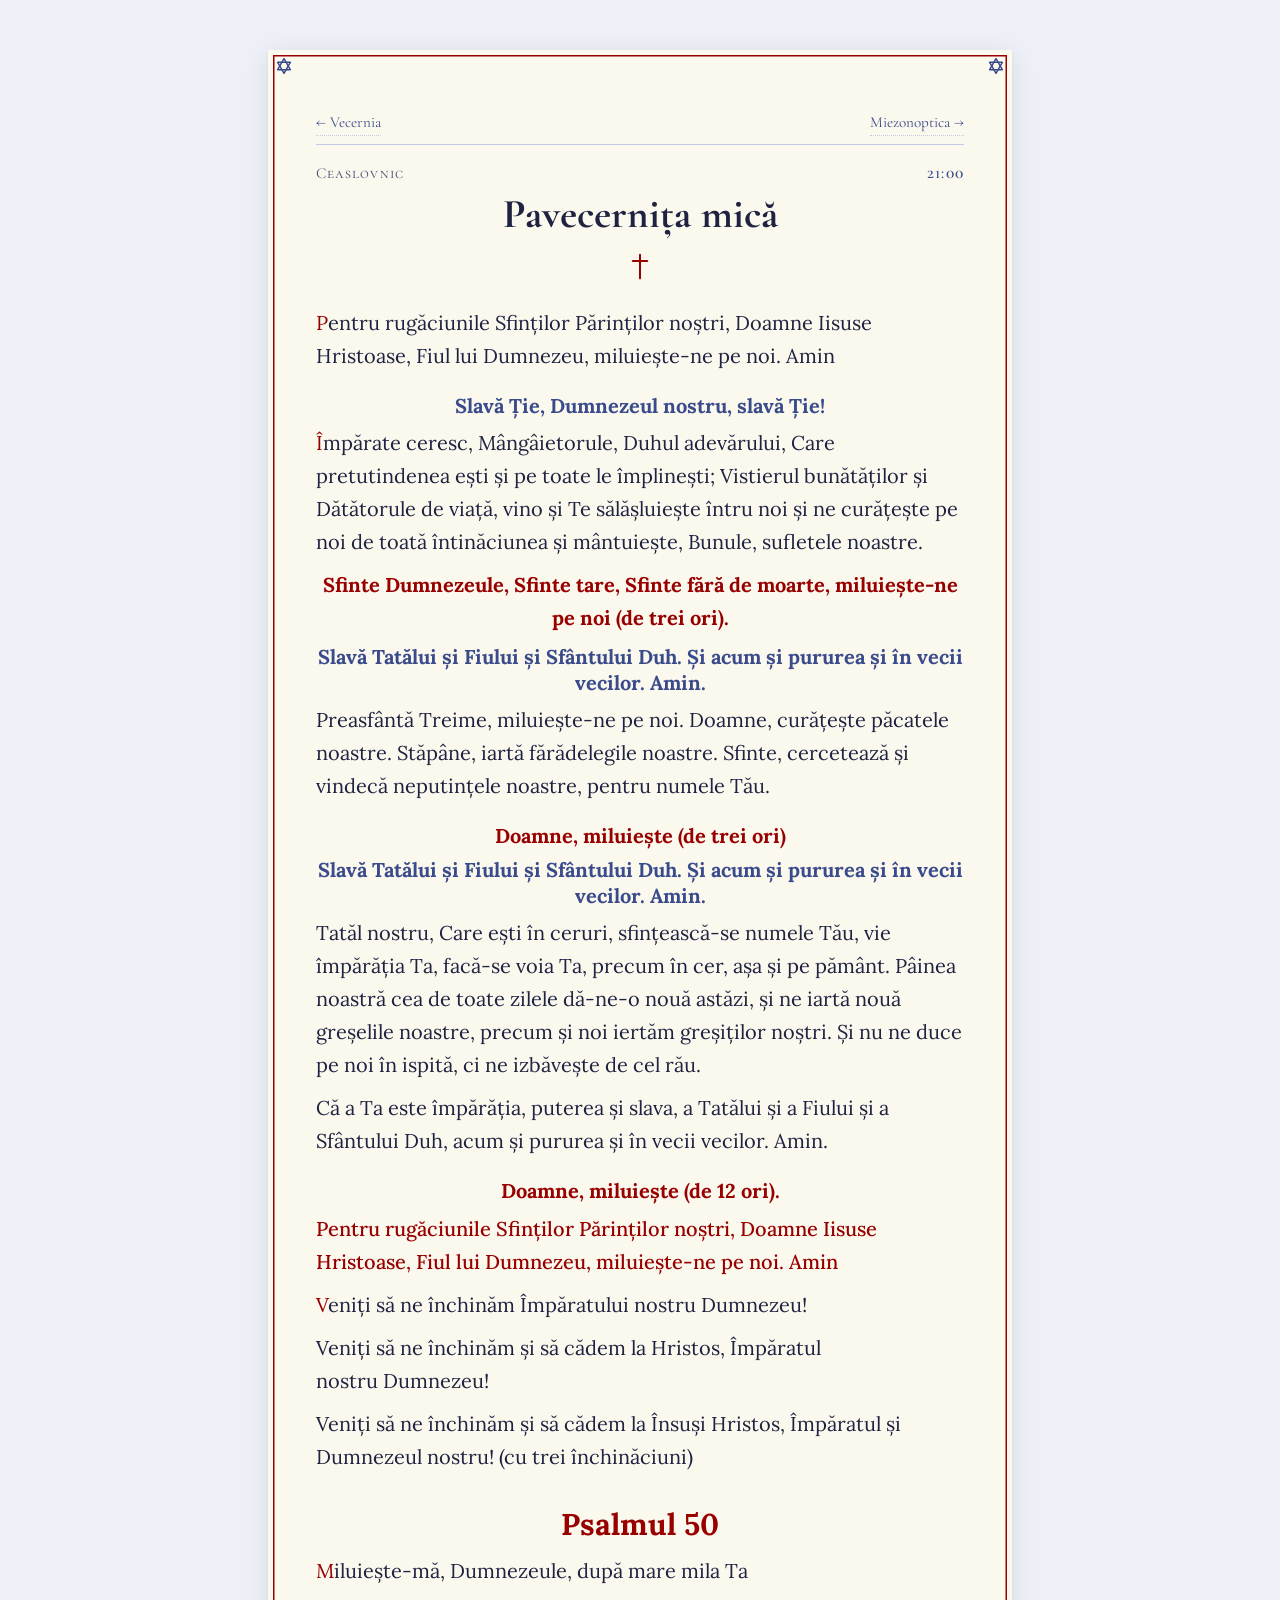
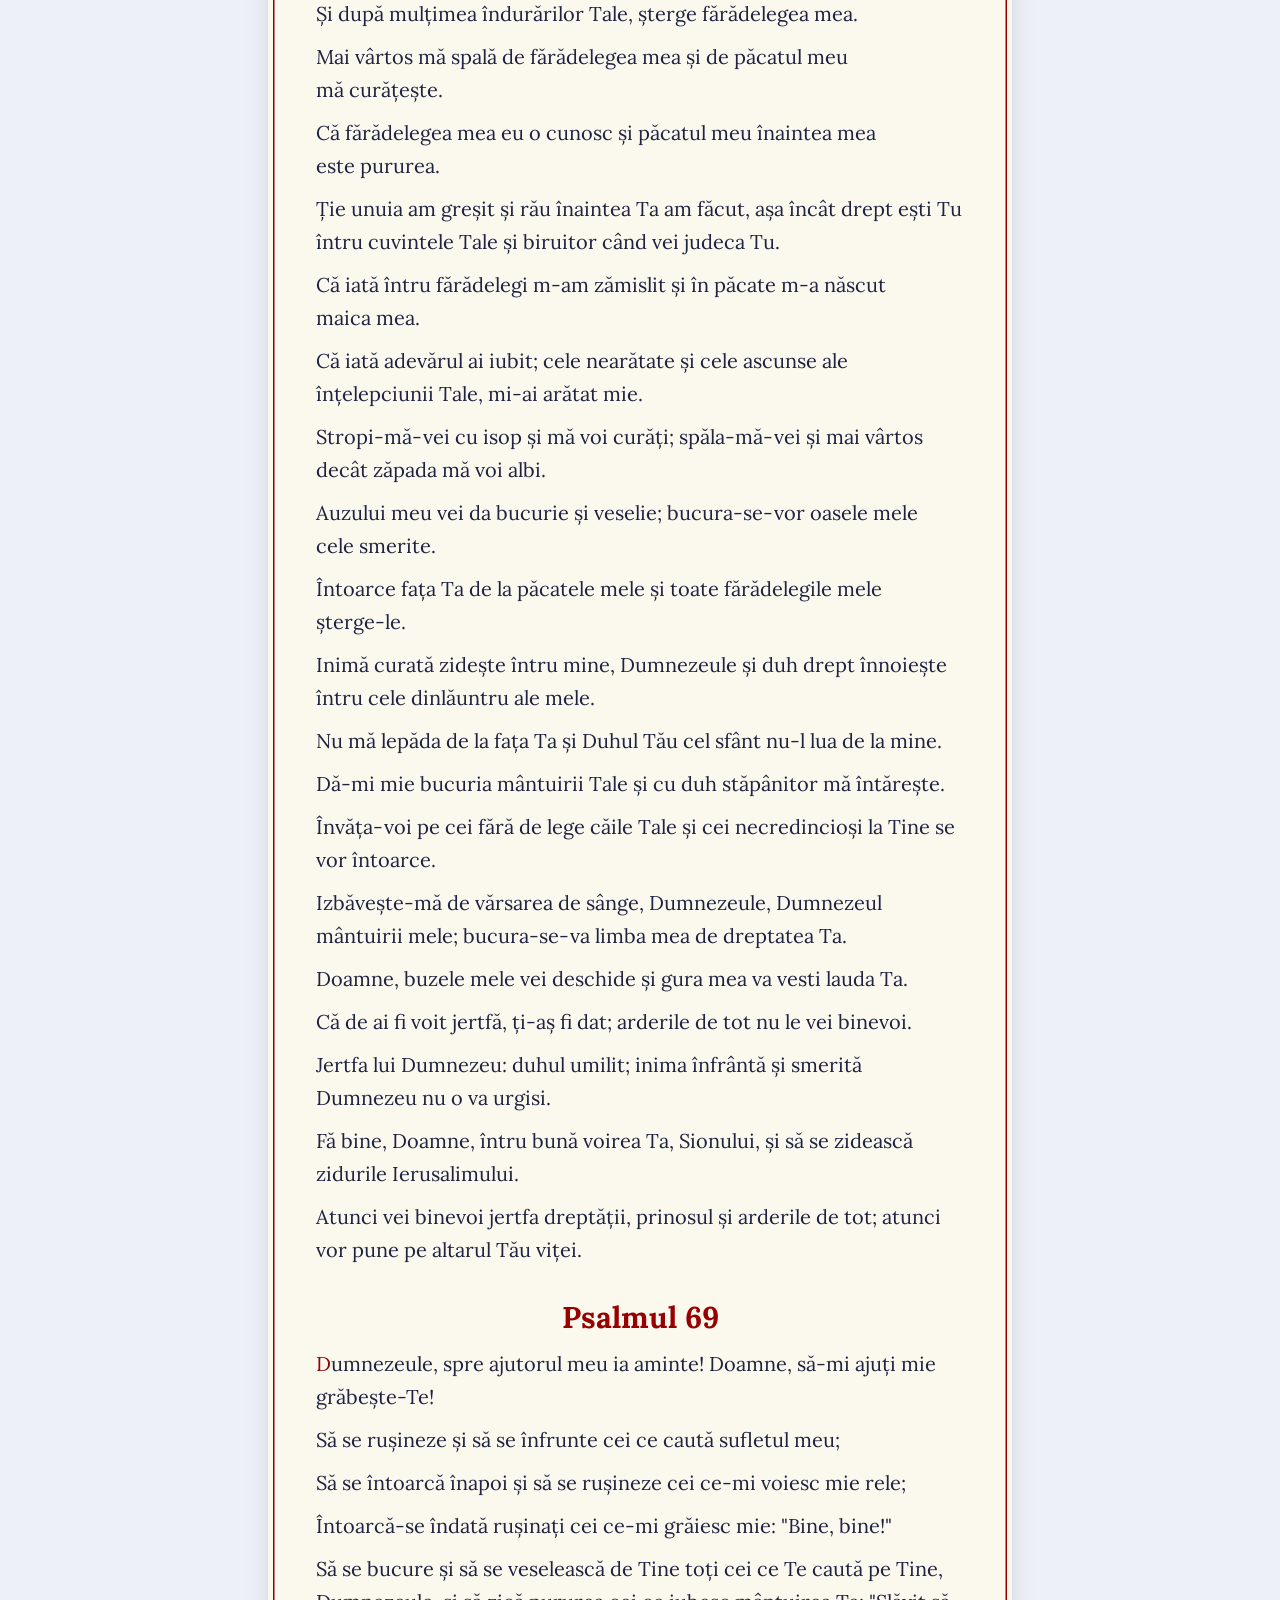
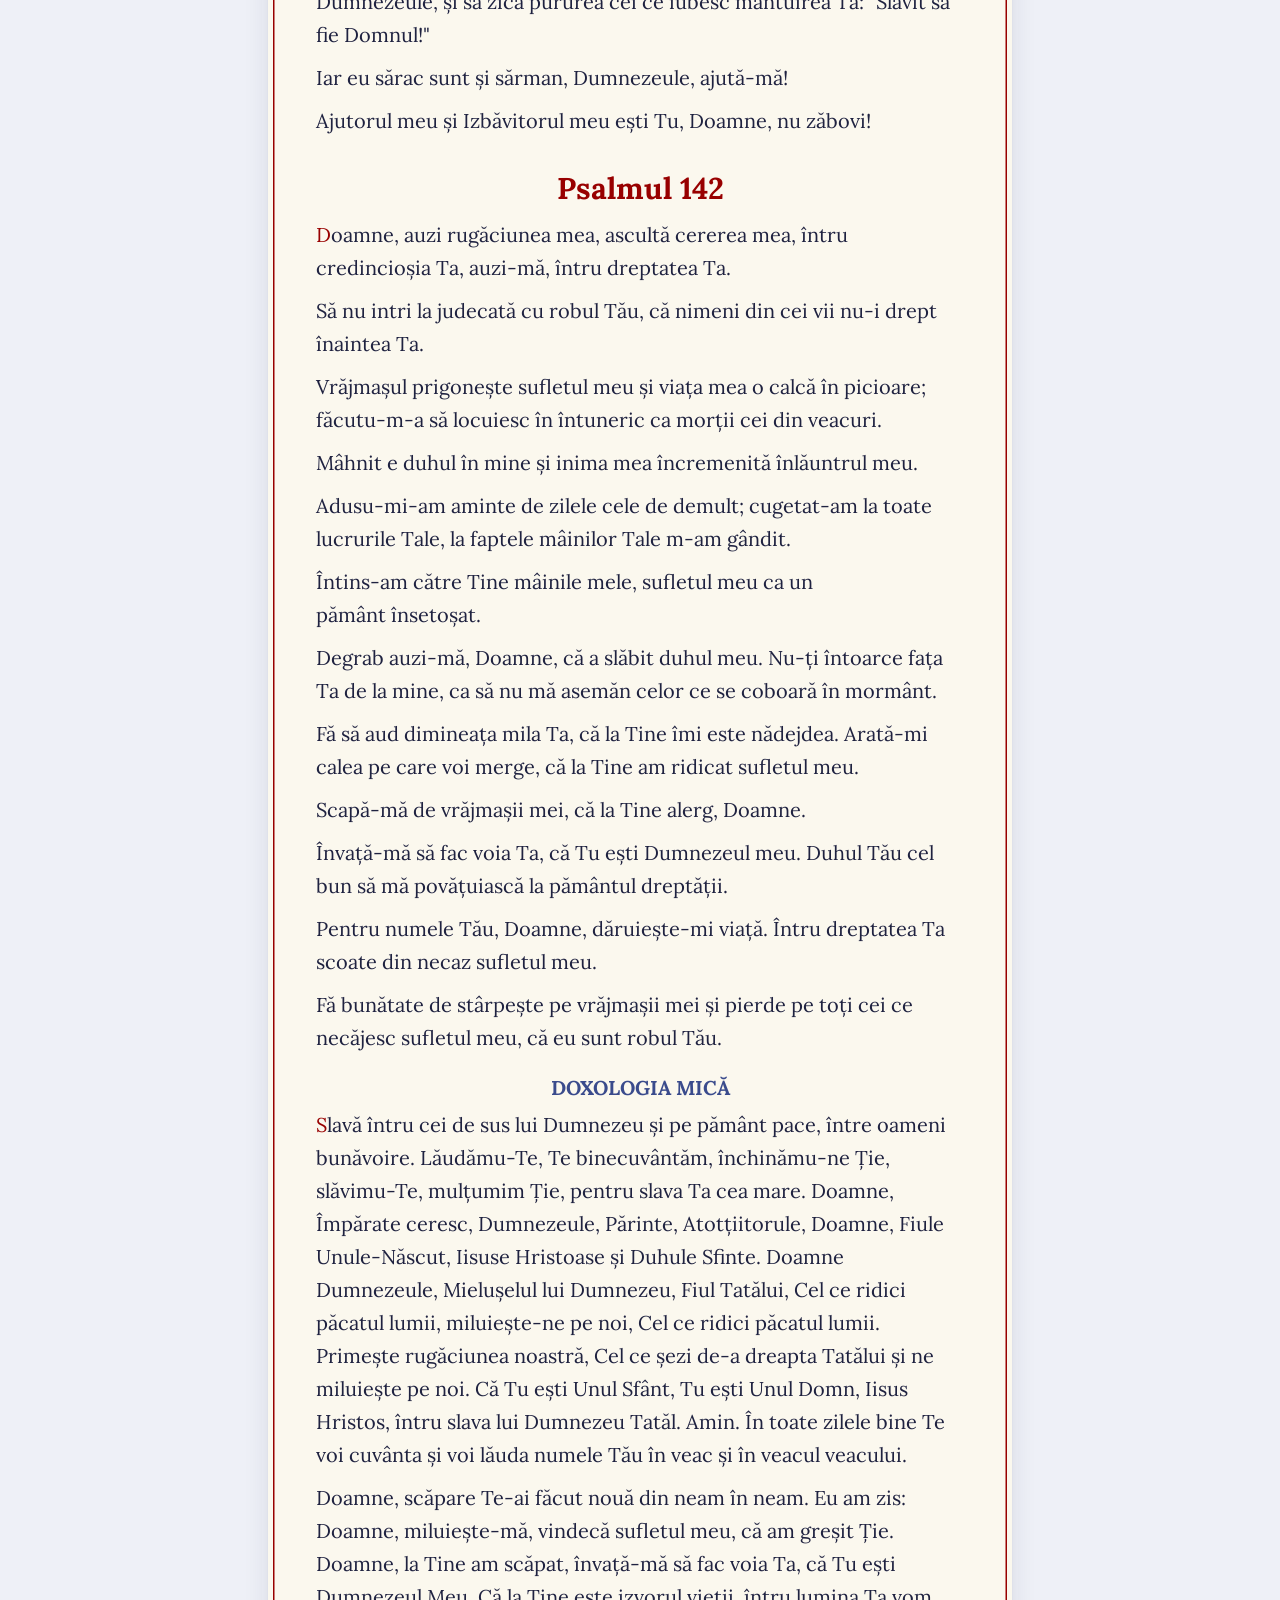
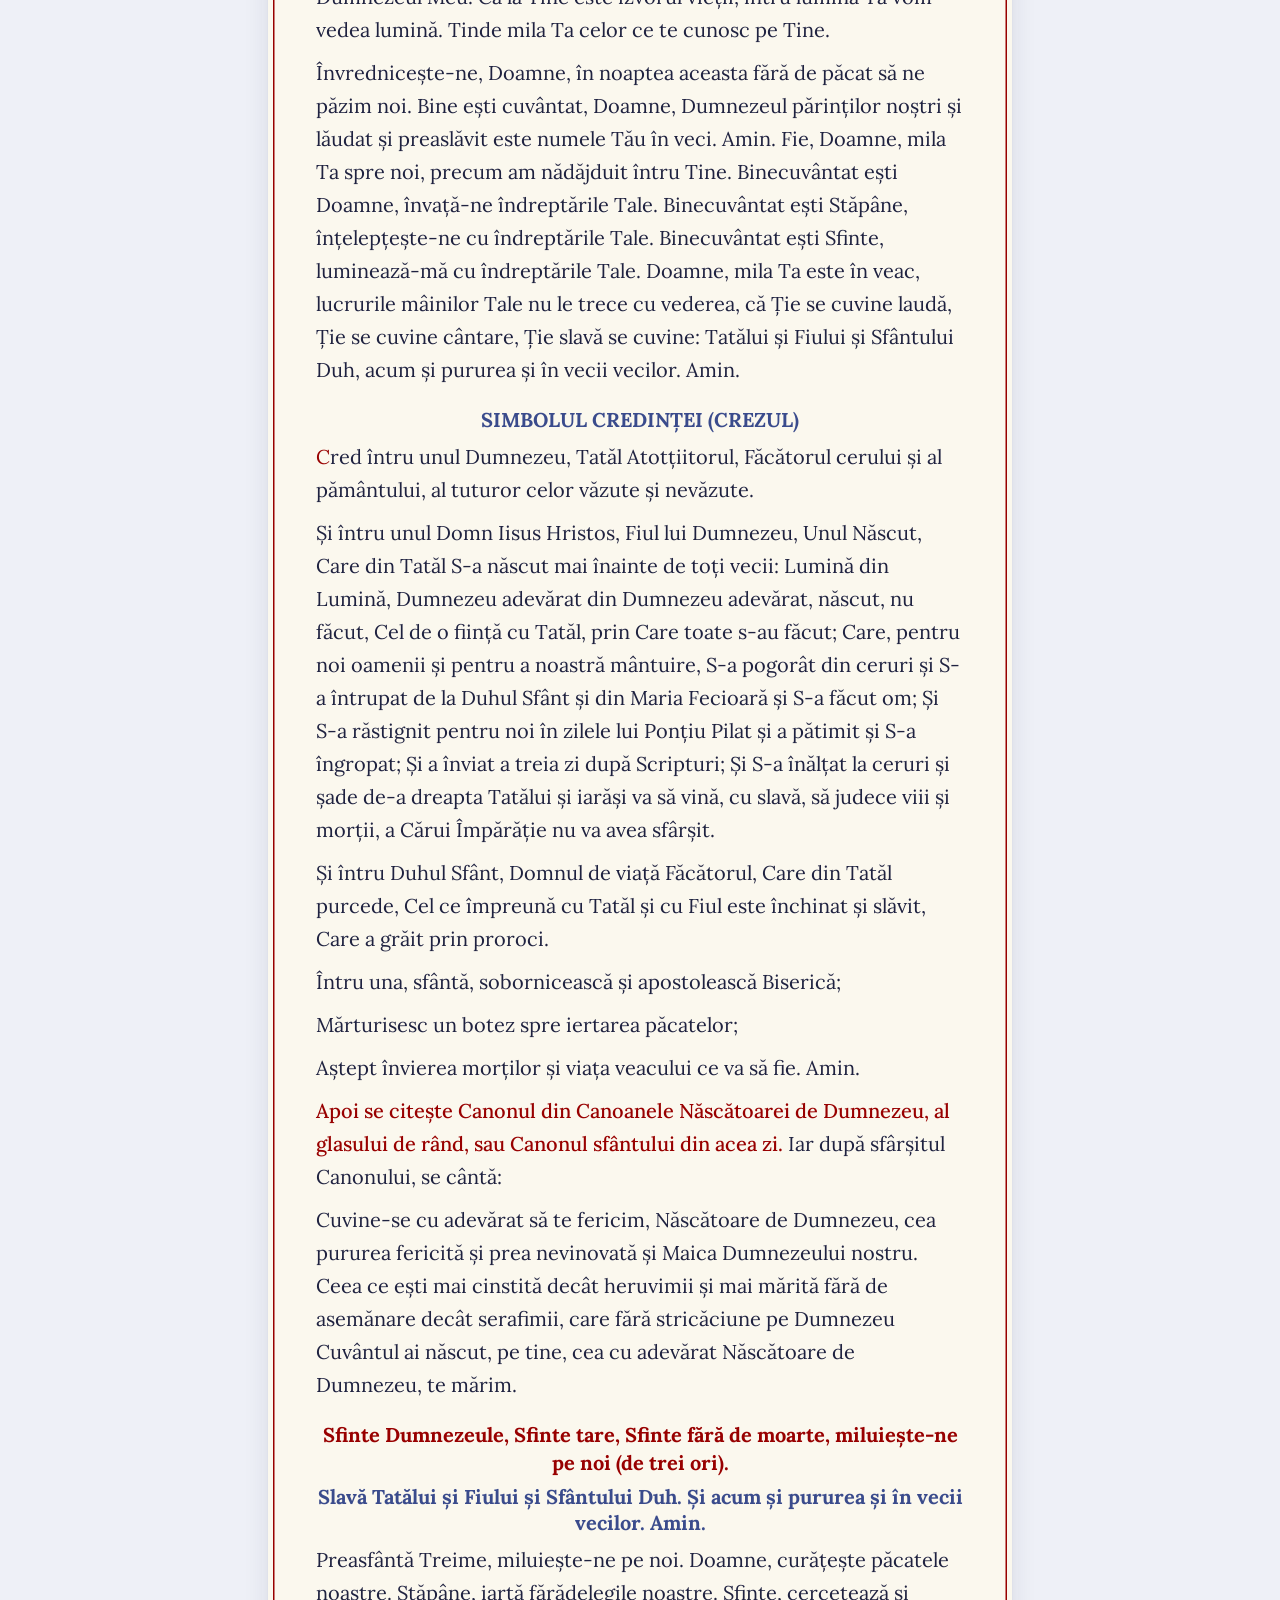
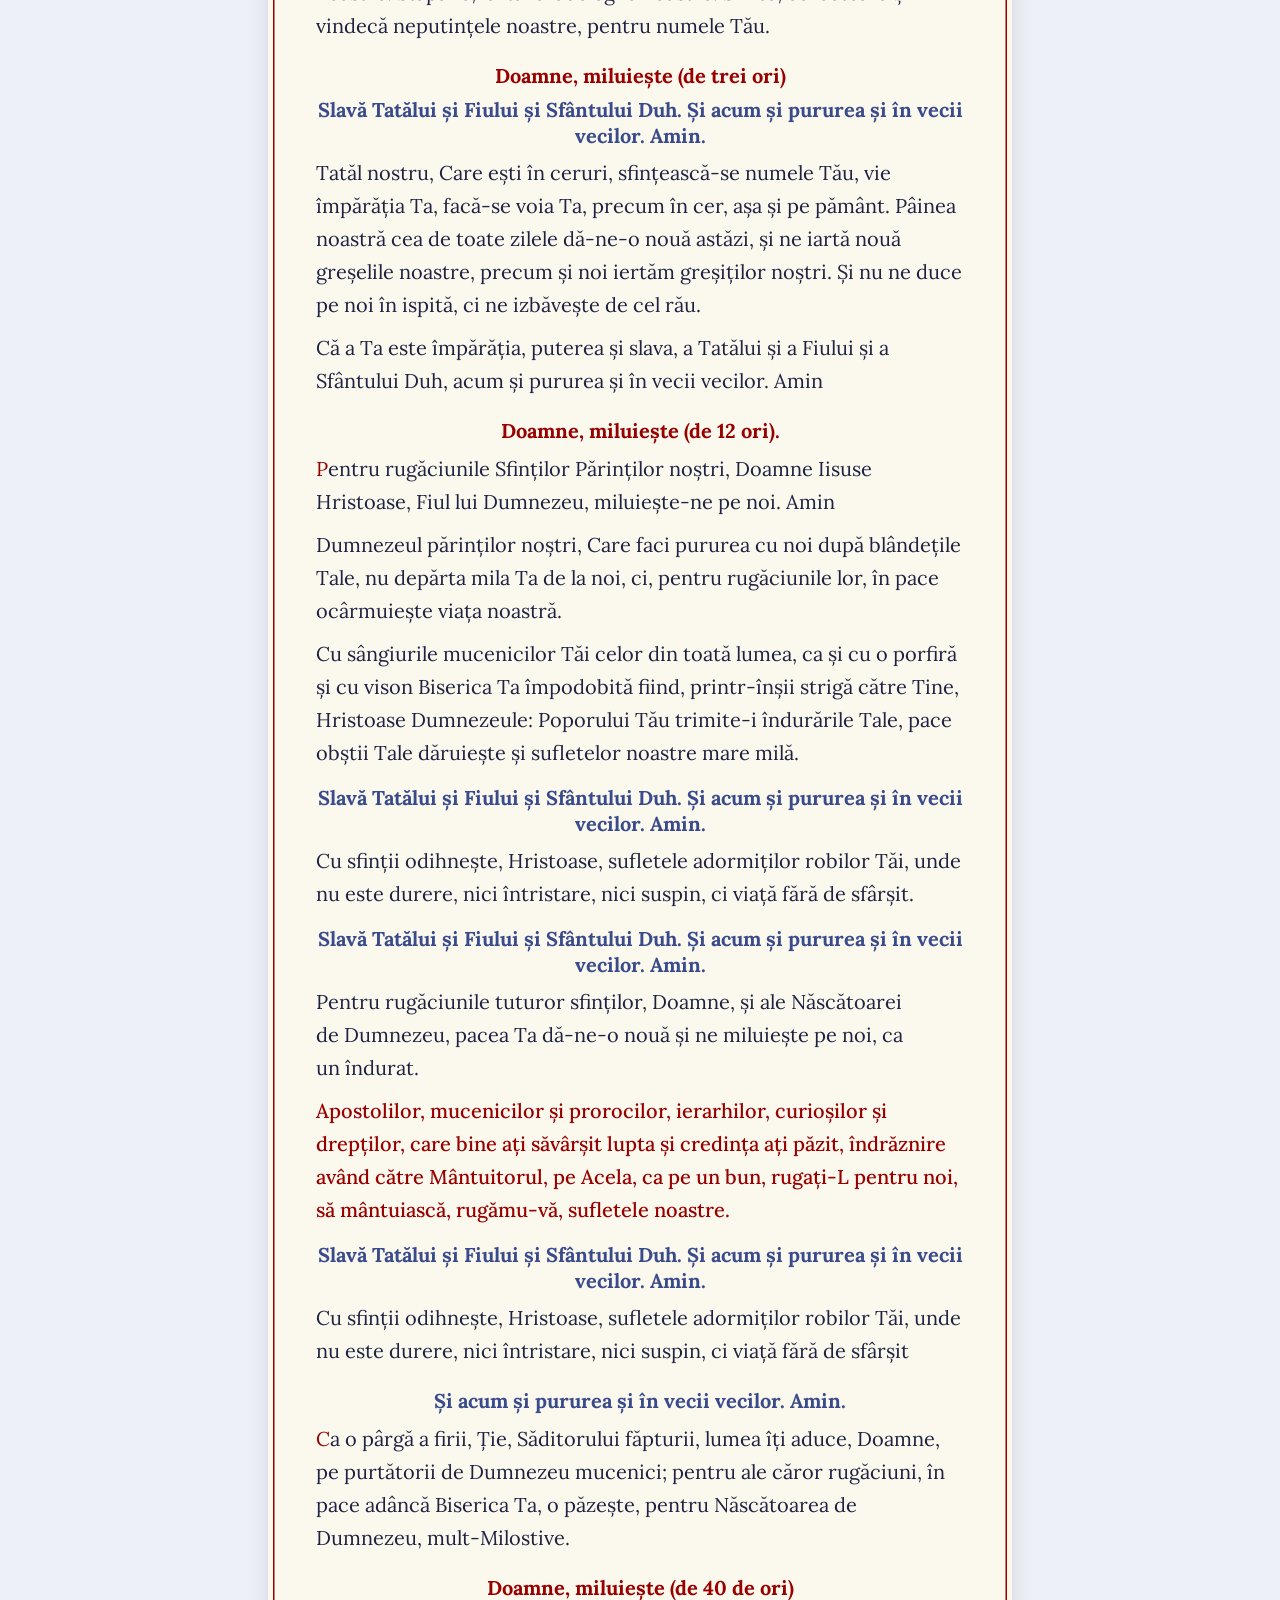
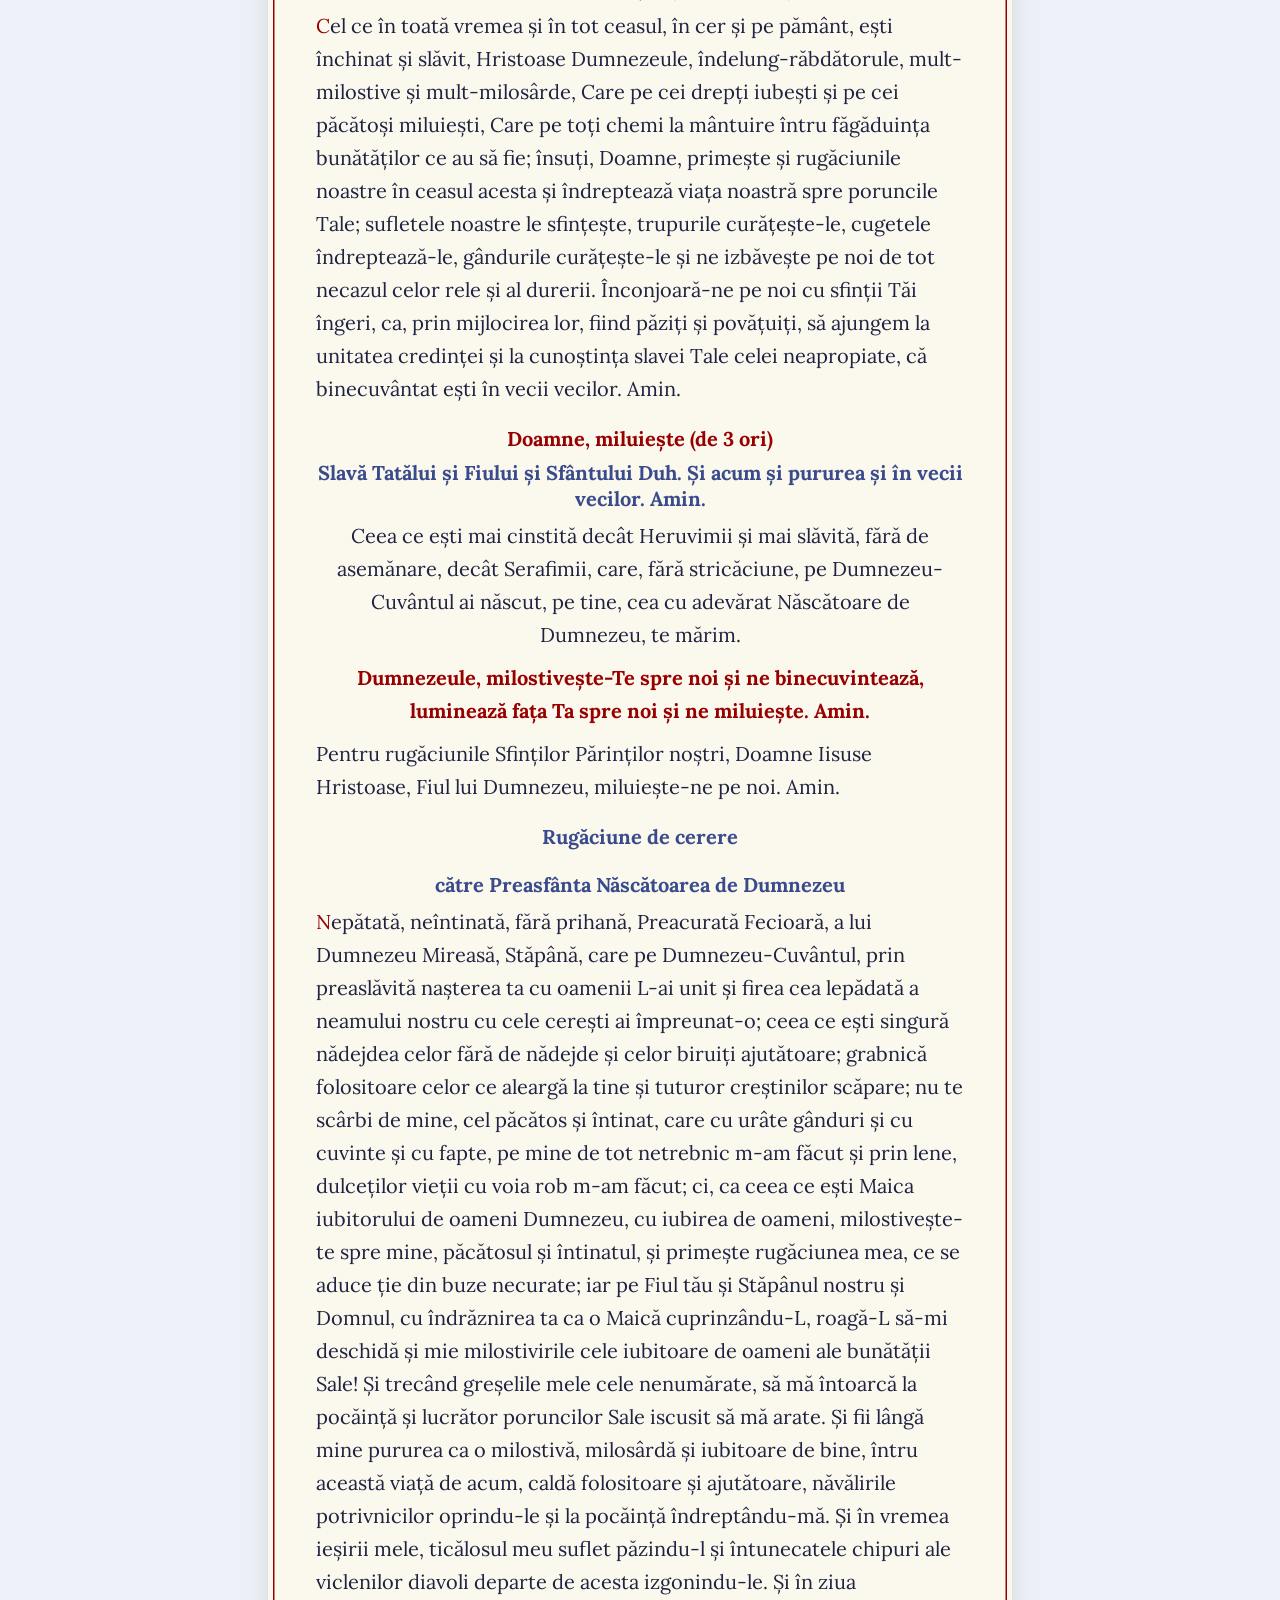
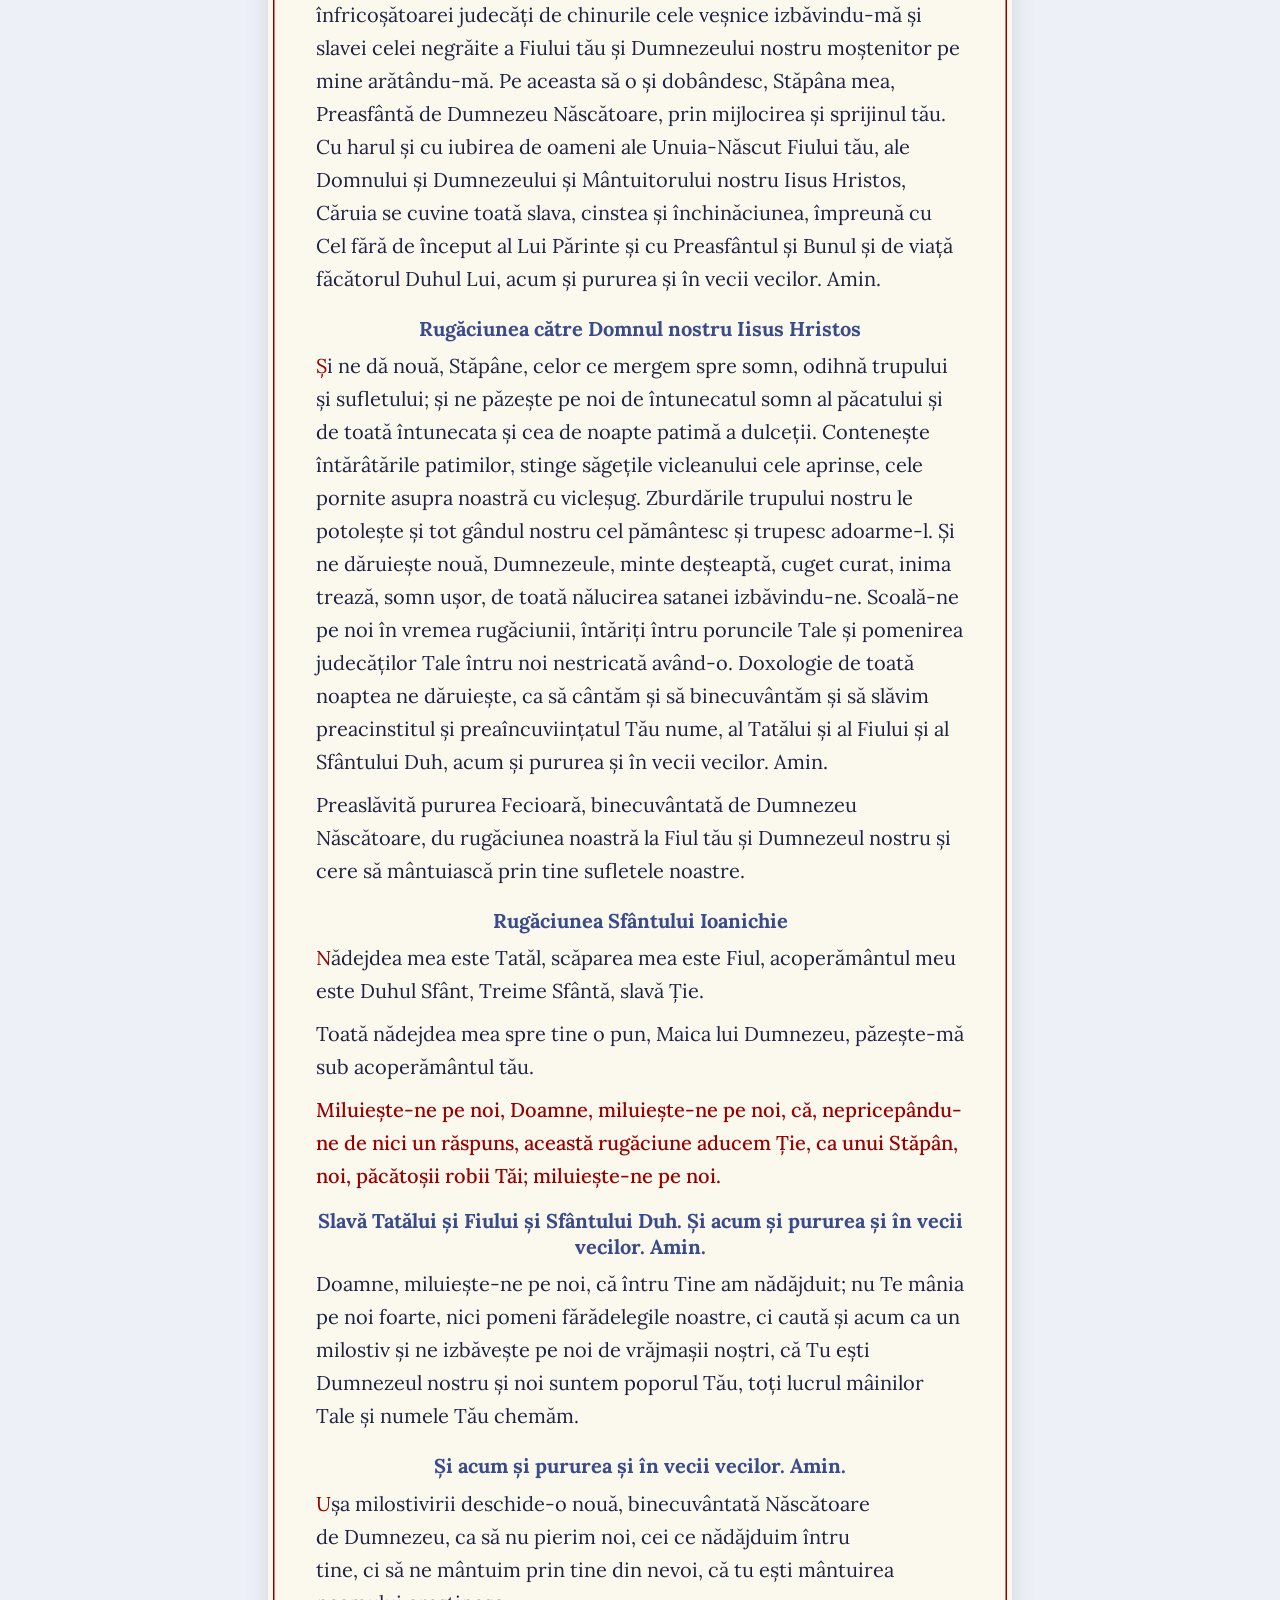
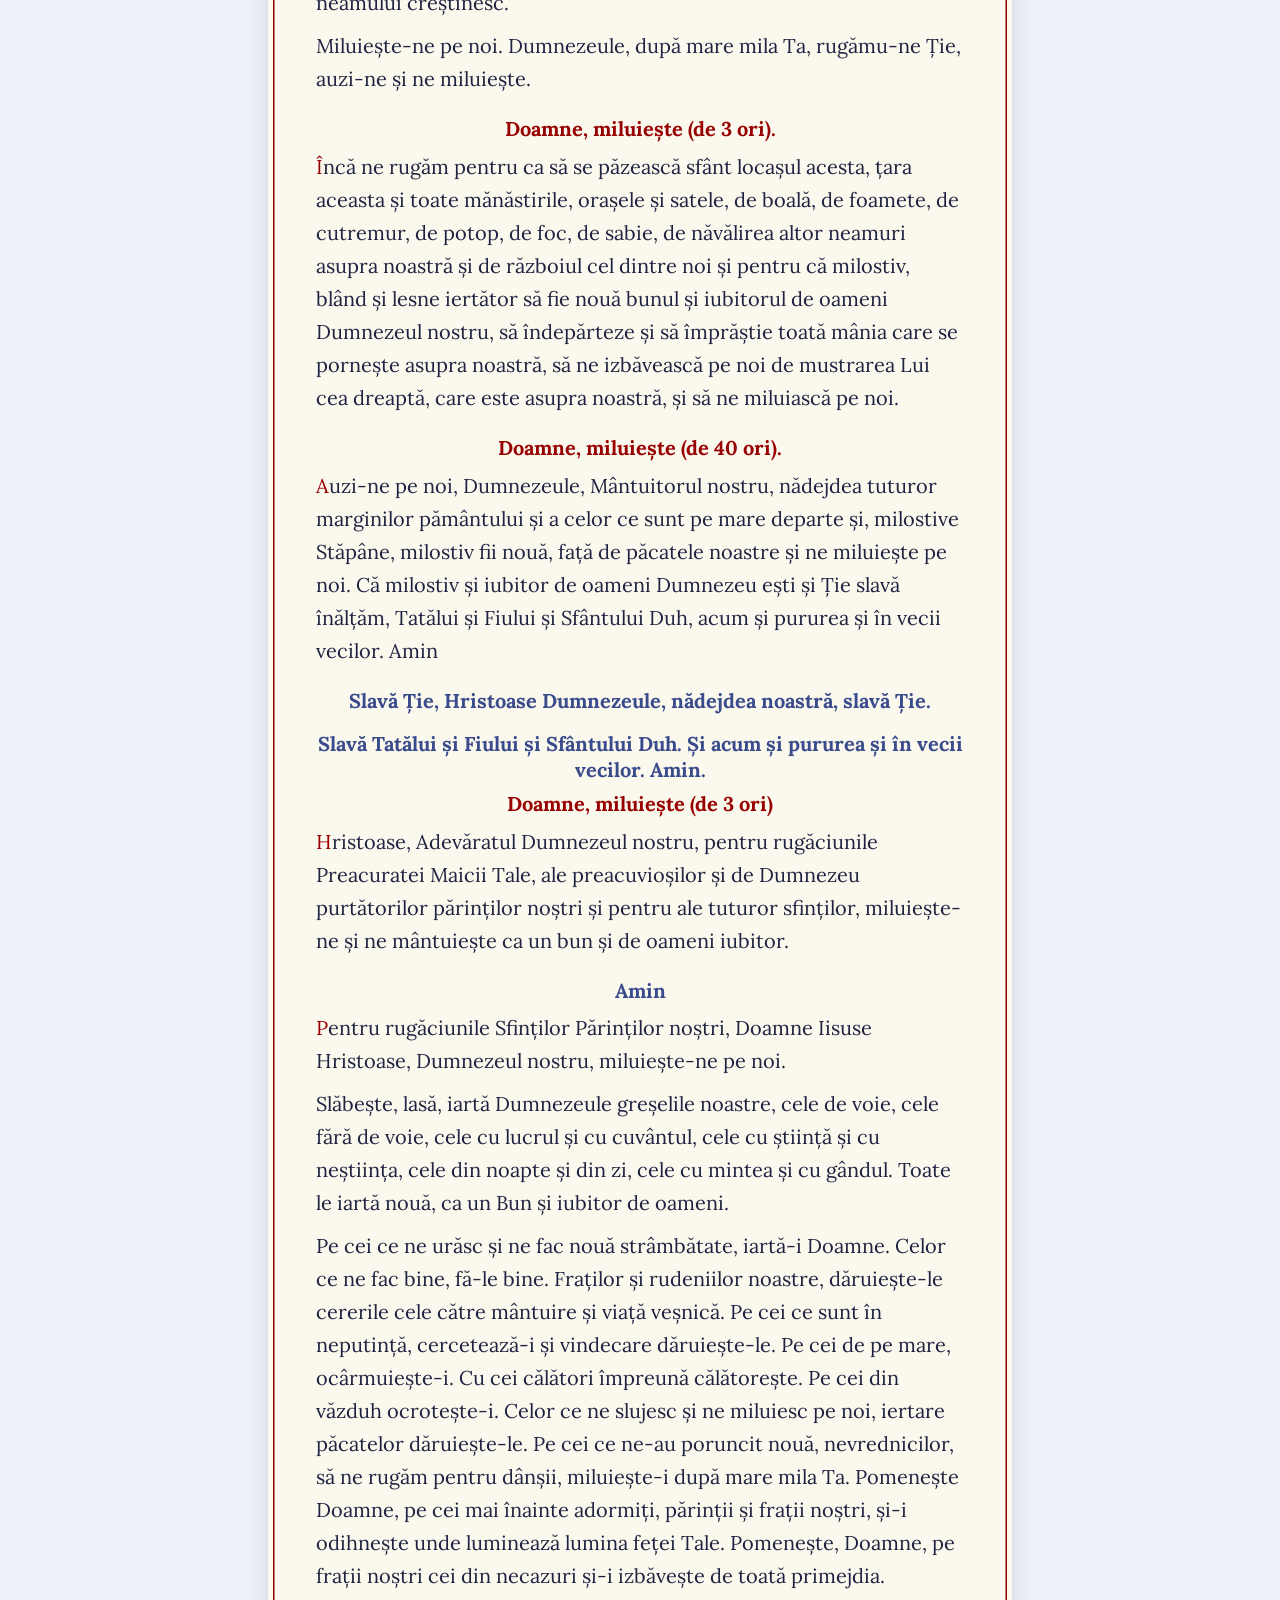
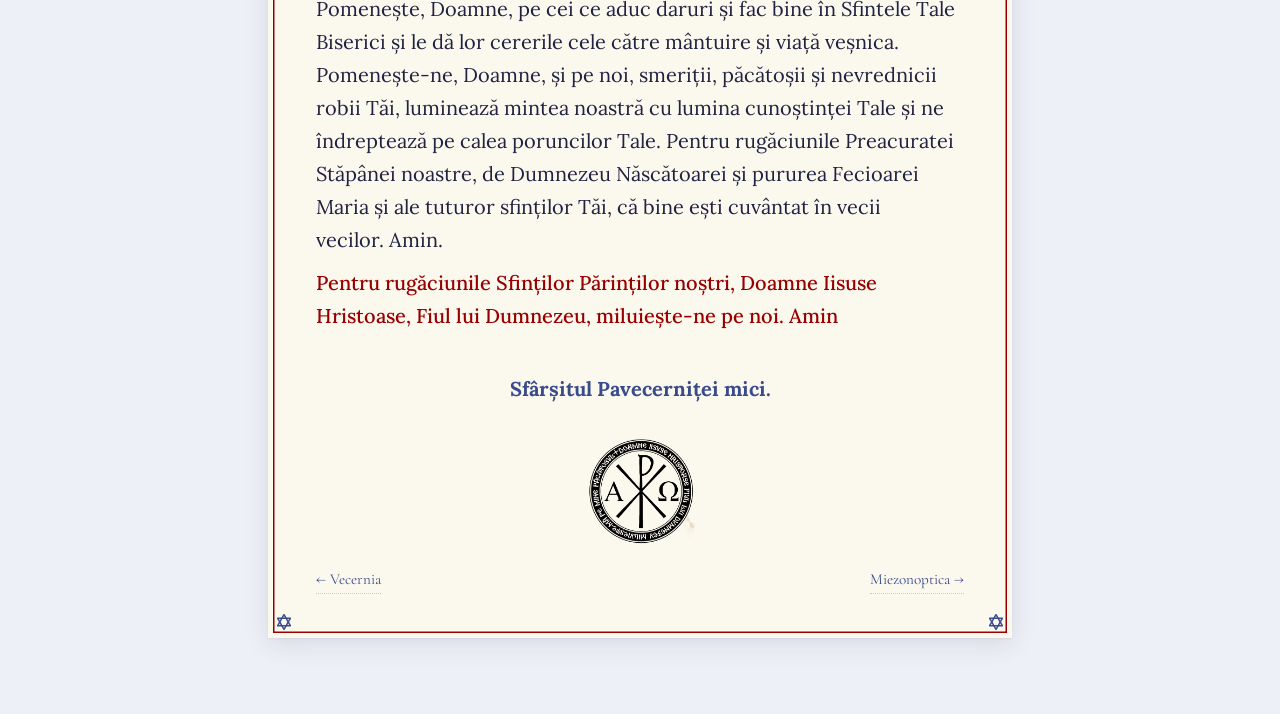
<file: docs/content/12-pavecernita.html>
<!doctype html>
<html lang="ro">
<head>
  <meta charset="utf-8" />
  <meta name="viewport" content="width=device-width, initial-scale=1" />
  <title>Pavecernița mică · Ceaslovnic</title>
  <link rel="preconnect" href="https://fonts.googleapis.com" />
  <link rel="preconnect" href="https://fonts.gstatic.com" crossorigin />
  <link href="https://fonts.googleapis.com/css2?family=Cormorant+Garamond:wght@500;600;700&family=Lora:ital,wght@0,400;0,500;1,400&display=swap" rel="stylesheet" />
  <link rel="stylesheet" href="../css/styles.css" />
</head>
<body>
  <article class="page">
    <div class="page__inner">
      <nav class="page__nav page__nav--top" aria-label="Navigare între ceasuri">
        <a href="11-vecernia.html" rel="prev">← Vecernia</a>
        <span class="spacer"></span>
        <a href="01-miezonoptica.html" rel="next">Miezonoptica →</a>
      </nav>
      <div class="page__eyebrow">
        <span>Ceaslovnic</span>
        <span class="scheduled-time">21:00</span>
      </div>
      <h1 class="page__title">Pavecernița mică</h1>
      <hr class="page__rule" />
      <div class="page__body">
      <p><span class="dropcap">P</span>entru rugăciunile Sfinților Părinților noștri, Doamne Iisuse Hristoase, Fiul lui Dumnezeu, miluiește-ne pe noi. Amin</p>
      <h2 class="align-center"><strong><span class="rubric">Slavă Ție, Dumnezeul nostru, slavă Ție!</span></strong></h2>
      <p><span class="dropcap">Î</span>mpărate ceresc, Mângâietorule, Duhul adevărului, Care pretutindenea ești și pe toate le împlinești; Vistierul bunătăților și Dătătorule de viață, vino și Te sălășluiește întru noi și ne curățește pe noi de toată întinăciunea și mântuiește, Bunule, sufletele noastre.</p>
      <p class="trisagion">Sfinte Dumnezeule, Sfinte tare, Sfinte fără de moarte, miluiește-ne pe noi (de trei ori).</p>
      <h3 class="align-center doxology"><strong>Slavă Tatălui și Fiului și Sfântului Duh. Și acum și pururea și în vecii vecilor. Amin.</strong></h3>
      <p>Preasfântă Treime, miluiește-ne pe noi. Doamne, curățește păcatele noastre. Stăpâne, iartă fărădelegile noastre. Sfinte, cercetează și vindecă neputințele noastre, pentru numele Tău.</p>
      <h2 class="align-center kyrie"><span class="rubric">Doamne, miluiește (de trei ori)</span></h2>
      <h3 class="align-center doxology"><strong>Slavă Tatălui și Fiului și Sfântului Duh. Și acum și pururea și în vecii vecilor. Amin.</strong></h3>
      <p>Tatăl nostru, Care ești în ceruri, sfințească-se numele Tău, vie împărăția Ta, facă-se voia Ta, precum în cer, așa și pe pământ. Pâinea noastră cea de toate zilele dă-ne-o nouă astăzi, și ne iartă nouă greșelile noastre, precum și noi iertăm greșiților noștri. Și nu ne duce pe noi în ispită, ci ne izbăvește de cel rău.</p>
      <p>Că a Ta este împărăția, puterea și slava, a Tatălui și a Fiului și a Sfântului Duh, acum și pururea și în vecii vecilor. Amin. </p>
      <h2 class="align-center kyrie"><strong>Doamne, miluiește (de 12 ori). </strong></h2>
      <p><span class="rubric">Pentru rugăciunile Sfinților Părinților noștri, Doamne Iisuse Hristoase, Fiul lui Dumnezeu, miluiește-ne pe noi. Amin</span></p>
      <p><span class="dropcap">V</span>eniți să ne închinăm Împăratului nostru Dumnezeu!</p>
      <p>Veniți să ne închinăm și să cădem la Hristos, Împăratul nostru Dumnezeu!</p>
      <p>Veniți să ne închinăm și să cădem la Însuși Hristos, Împăratul și Dumnezeul nostru! (cu trei închinăciuni)</p>
      <h2 class="align-center psalm-heading"><strong><span class="rubric">Psalmul 50</span></strong></h2>
      <p><span class="dropcap">M</span>iluieşte-mă, Dumnezeule, după mare mila Ta</p>
      <p>Şi după mulţimea îndurărilor Tale, şterge fărădelegea mea.</p>
      <p>Mai vârtos mă spală de fărădelegea mea şi de păcatul meu mă curăţeşte.</p>
      <p>Că fărădelegea mea eu o cunosc şi păcatul meu înaintea mea este pururea.</p>
      <p>Ţie unuia am greşit şi rău înaintea Ta am făcut, aşa încât drept eşti Tu întru cuvintele Tale şi biruitor când vei judeca Tu.</p>
      <p>Că iată întru fărădelegi m-am zămislit şi în păcate m-a născut maica mea.</p>
      <p>Că iată adevărul ai iubit; cele nearătate şi cele ascunse ale înţelepciunii Tale, mi-ai arătat mie.</p>
      <p>Stropi-mă-vei cu isop şi mă voi curăţi; spăla-mă-vei şi mai vârtos decât zăpada mă voi albi.</p>
      <p>Auzului meu vei da bucurie şi veselie; bucura-se-vor oasele mele cele smerite.</p>
      <p>Întoarce faţa Ta de la păcatele mele şi toate fărădelegile mele şterge-le.</p>
      <p>Inimă curată zideşte întru mine, Dumnezeule şi duh drept înnoieşte întru cele dinlăuntru ale mele.</p>
      <p>Nu mă lepăda de la faţa Ta şi Duhul Tău cel sfânt nu-l lua de la mine.</p>
      <p>Dă-mi mie bucuria mântuirii Tale şi cu duh stăpânitor mă întăreşte.</p>
      <p>Învăţa-voi pe cei fără de lege căile Tale şi cei necredincioşi la Tine se vor întoarce.</p>
      <p>Izbăveşte-mă de vărsarea de sânge, Dumnezeule, Dumnezeul mântuirii mele; bucura-se-va limba mea de dreptatea Ta.</p>
      <p>Doamne, buzele mele vei deschide şi gura mea va vesti lauda Ta.</p>
      <p>Că de ai fi voit jertfă, ţi-aş fi dat; arderile de tot nu le vei binevoi.</p>
      <p>Jertfa lui Dumnezeu: duhul umilit; inima înfrântă şi smerită Dumnezeu nu o va urgisi.</p>
      <p>Fă bine, Doamne, întru bună voirea Ta, Sionului, şi să se zidească zidurile Ierusalimului.</p>
      <p>Atunci vei binevoi jertfa dreptăţii, prinosul şi arderile de tot; atunci vor pune pe altarul Tău viţei.</p>
      <h2 class="align-center psalm-heading"><strong><span class="rubric">Psalmul 69</span></strong></h2>
      <p><span class="dropcap">D</span>umnezeule, spre ajutorul meu ia aminte! Doamne, să-mi ajuţi mie grăbeşte-Te!</p>
      <p>Să se ruşineze şi să se înfrunte cei ce caută sufletul meu;</p>
      <p>Să se întoarcă înapoi şi să se ruşineze cei ce-mi voiesc mie rele;</p>
      <p>Întoarcă-se îndată ruşinaţi cei ce-mi grăiesc mie: &quot;Bine, bine!&quot;</p>
      <p>Să se bucure şi să se veselească de Tine toţi cei ce Te caută pe Tine, Dumnezeule, şi să zică pururea cei ce iubesc mântuirea Ta: &quot;Slăvit să fie Domnul!&quot;</p>
      <p>Iar eu sărac sunt şi sărman, Dumnezeule, ajută-mă!</p>
      <p>Ajutorul meu şi Izbăvitorul meu eşti Tu, Doamne, nu zăbovi!</p>
      <h2 class="align-center psalm-heading"><strong><span class="rubric">Psalmul 142</span></strong></h2>
      <p><span class="dropcap">D</span>oamne, auzi rugăciunea mea, ascultă cererea mea, întru credincioşia Ta, auzi-mă, întru dreptatea Ta.</p>
      <p>Să nu intri la judecată cu robul Tău, că nimeni din cei vii nu-i drept înaintea Ta.</p>
      <p>Vrăjmaşul prigoneşte sufletul meu şi viaţa mea o calcă în picioare; făcutu-m-a să locuiesc în întuneric ca morţii cei din veacuri.</p>
      <p>Mâhnit e duhul în mine şi inima mea încremenită înlăuntrul meu.</p>
      <p>Adusu-mi-am aminte de zilele cele de demult; cugetat-am la toate lucrurile Tale, la faptele mâinilor Tale m-am gândit.</p>
      <p>Întins-am către Tine mâinile mele, sufletul meu ca un pământ însetoşat.</p>
      <p>Degrab auzi-mă, Doamne, că a slăbit duhul meu. Nu-ţi întoarce faţa Ta de la mine, ca să nu mă asemăn celor ce se coboară în mormânt.</p>
      <p>Fă să aud dimineaţa mila Ta, că la Tine îmi este nădejdea. Arată-mi calea pe care voi merge, că la Tine am ridicat sufletul meu.</p>
      <p>Scapă-mă de vrăjmaşii mei, că la Tine alerg, Doamne.</p>
      <p>Învaţă-mă să fac voia Ta, că Tu eşti Dumnezeul meu. Duhul Tău cel bun să mă povăţuiască la pământul dreptăţii.</p>
      <p>Pentru numele Tău, Doamne, dăruieşte-mi viaţă. Întru dreptatea Ta scoate din necaz sufletul meu.</p>
      <p>Fă bunătate de stârpeşte pe vrăjmaşii mei şi pierde pe toţi cei ce necăjesc sufletul meu, că eu sunt robul Tău.</p>
      <h2 class="align-center"><strong><span class="rubric">DOXOLOGIA MICĂ</span></strong></h2>
      <p><span class="dropcap">S</span>lavă întru cei de sus lui Dumnezeu și pe pământ pace, între oameni bunăvoire. Lăudămu-Te, Te binecuvântăm, închinămu-ne Ție, slăvimu-Te, mulțumim Ție, pentru slava Ta cea mare. Doamne, Împărate ceresc, Dumnezeule, Părinte, Atotțiitorule, Doamne, Fiule Unule-Născut, Iisuse Hristoase și Duhule Sfinte. Doamne Dumnezeule, Mielușelul lui Dumnezeu, Fiul Tatălui, Cel ce ridici păcatul lumii, miluiește-ne pe noi, Cel ce ridici păcatul lumii. Primește rugăciunea noastră, Cel ce șezi de-a dreapta Tatălui și ne miluiește pe noi. Că Tu ești Unul Sfânt, Tu ești Unul Domn, Iisus Hristos, întru slava lui Dumnezeu Tatăl. Amin. În toate zilele bine Te voi cuvânta și voi lăuda numele Tău în veac și în veacul veacului.</p>
      <p>Doamne, scăpare Te-ai făcut nouă din neam în neam. Eu am zis: Doamne, miluiește-mă, vindecă sufletul meu, că am greșit Ție. Doamne, la Tine am scăpat, învață-mă să fac voia Ta, că Tu ești Dumnezeul Meu. Că la Tine este izvorul vieții, întru lumina Ta vom vedea lumină. Tinde mila Ta celor ce te cunosc pe Tine.</p>
      <p>Învrednicește-ne, Doamne, în noaptea aceasta fără de păcat să ne păzim noi. Bine ești cuvântat, Doamne, Dumnezeul părinților noștri și lăudat și preaslăvit este numele Tău în veci. Amin. Fie, Doamne, mila Ta spre noi, precum am nădăjduit întru Tine. Binecuvântat ești Doamne, învață-ne îndreptările Tale. Binecuvântat ești Stăpâne, înțelepțește-ne cu îndreptările Tale. Binecuvântat ești Sfinte, luminează-mă cu îndreptările Tale. Doamne, mila Ta este în veac, lucrurile mâinilor Tale nu le trece cu vederea, că Ție se cuvine laudă, Ție se cuvine cântare, Ție slavă se cuvine: Tatălui și Fiului și Sfântului Duh, acum și pururea și în vecii vecilor. Amin.</p>
      <h2 class="align-center"><strong><span class="rubric">SIMBOLUL CREDINȚEI (CREZUL)</span></strong></h2>
      <p><span class="dropcap">C</span>red întru unul Dumnezeu, Tatăl Atotțiitorul, Făcătorul cerului și al pământului, al tuturor celor văzute și nevăzute.</p>
      <p>Și întru unul Domn Iisus Hristos, Fiul lui Dumnezeu, Unul Născut, Care din Tatăl S-a născut mai înainte de toți vecii: Lumină din Lumină, Dumnezeu adevărat din Dumnezeu adevărat, născut, nu făcut, Cel de o ființă cu Tatăl, prin Care toate s-au făcut; Care, pentru noi oamenii și pentru a noastră mântuire, S-a pogorât din ceruri și S-a întrupat de la Duhul Sfânt și din Maria Fecioară și S-a făcut om; Și S-a răstignit pentru noi în zilele lui Ponțiu Pilat și a pătimit și S-a îngropat; Și a înviat a treia zi după Scripturi; Și S-a înălțat la ceruri și șade de-a dreapta Tatălui și iarăși va să vină, cu slavă, să judece viii și morții, a Cărui Împărăție nu va avea sfârșit.</p>
      <p>Și întru Duhul Sfânt, Domnul de viață Făcătorul, Care din Tatăl purcede, Cel ce împreună cu Tatăl și cu Fiul este închinat și slăvit, Care a grăit prin proroci.</p>
      <p>Întru una, sfântă, sobornicească și apostolească Biserică;</p>
      <p>Mărturisesc un botez spre iertarea păcatelor;</p>
      <p>Aștept învierea morților și viața veacului ce va să fie. Amin.</p>
      <p><span class="rubric">Apoi se citește Canonul din Canoanele Născătoarei de Dumnezeu, al glasului de rând, sau Canonul sfântului din acea zi.</span> Iar după sfârșitul Canonului, se cântă: </p>
      <p>Cuvine-se cu adevărat să te fericim, Născătoare de Dumnezeu, cea puru­rea fe­ricită și prea nevinovată și Maica Dumne­zeului nostru. Ceea ce ești mai cinstită decât heruvimii și mai mărită fără de ase­mănare decât serafimii, ca­re fără stri­că­ciune pe Dumnezeu Cu­vântul ai născut, pe tine, cea cu ade­vărat Năs­cătoare de Dumnezeu, te mărim.</p>
      <h2 class="align-center trisagion"><strong><span class="rubric">Sfinte Dumnezeule, Sfinte tare, Sfinte fără de moarte, miluiește-ne pe noi (de trei ori).</span></strong></h2>
      <h3 class="align-center doxology"><strong>Slavă Tatălui și Fiului și Sfântului Duh. Și acum și pururea și în vecii vecilor. Amin.</strong></h3>
      <p>Preasfântă Treime, miluiește-ne pe noi. Doamne, curățește păcatele noastre. Stăpâne, iartă fărădelegile noastre. Sfinte, cercetează și vindecă neputințele noastre, pentru numele Tău.</p>
      <h2 class="align-center kyrie"><strong><span class="rubric">Doamne, miluiește (de trei ori)</span></strong></h2>
      <h3 class="align-center doxology"><strong>Slavă Tatălui și Fiului și Sfântului Duh. Și acum și pururea și în vecii vecilor. Amin.</strong></h3>
      <p>Tatăl nostru, Care ești în ceruri, sfințească-se numele Tău, vie împărăția Ta, facă-se voia Ta, precum în cer, așa și pe pământ. Pâinea noastră cea de toate zilele dă-ne-o nouă astăzi, și ne iartă nouă greșelile noastre, precum și noi iertăm greșiților noștri. Și nu ne duce pe noi în ispită, ci ne izbăvește de cel rău.</p>
      <p>Că a Ta este împărăția, puterea și slava, a Tatălui și a Fiului și a Sfântului Duh, acum și pururea și în vecii vecilor. Amin </p>
      <h2 class="align-center kyrie"><strong><span class="rubric">Doamne, miluiește (de 12 ori). </span></strong></h2>
      <p><span class="dropcap">P</span>entru rugăciunile Sfinților Părinților noștri, Doamne Iisuse Hristoase, Fiul lui Dumnezeu, miluiește-ne pe noi. Amin</p>
      <p>Dumnezeul părinților noștri, Care faci pururea cu noi după blândețile Tale, nu depărta mila Ta de la noi, ci, pentru rugăciunile lor, în pace ocârmuiește viața noastră.</p>
      <p>Cu sângiurile mucenicilor Tăi celor din toată lumea, ca și cu o porfiră și cu vison Biserica Ta împodobită fiind, printr-înșii strigă către Tine, Hristoase Dumnezeule: Poporului Tău trimite-i îndurările Tale, pace obștii Tale dăruiește și sufletelor noastre mare milă.</p>
      <h3 class="align-center doxology"><strong>Slavă Tatălui și Fiului și Sfântului Duh. Și acum și pururea și în vecii vecilor. Amin.</strong></h3>
      <p>Cu sfinții odihnește, Hristoase, sufletele adormiților robilor Tăi, unde nu este durere, nici întristare, nici suspin, ci viață fără de sfârșit.</p>
      <h3 class="align-center doxology"><strong>Slavă Tatălui și Fiului și Sfântului Duh. Și acum și pururea și în vecii vecilor. Amin.</strong></h3>
      <p>Pentru rugăciunile tuturor sfinților, Doamne, și ale Născătoarei de Dumnezeu, pacea Ta dă-ne-o nouă și ne miluiește pe noi, ca un îndurat.</p>
      <p><strong><span class="rubric">Apostolilor, mucenicilor și prorocilor, ierarhilor, curioșilor și drepților, care bine ați săvârșit lupta și credința ați păzit, îndrăznire având către Mântuitorul, pe Acela, ca pe un bun, rugați-L pentru noi, să mântuiască, rugămu-vă, sufletele noastre.</span></strong></p>
      <h3 class="align-center doxology"><strong>Slavă Tatălui și Fiului și Sfântului Duh. Și acum și pururea și în vecii vecilor. Amin.</strong></h3>
      <p>Cu sfinții odihnește, Hristoase, sufletele adormiților robilor Tăi, unde nu este durere, nici întristare, nici suspin, ci viață fără de sfârșit</p>
      <h2 class="align-center doxology"><strong>Și acum și pururea și în vecii vecilor. Amin.</strong></h2>
      <p><span class="dropcap">C</span>a o pârgă a firii, Ție, Săditorului făpturii, lumea îți aduce, Doamne, pe purtătorii de Dumnezeu mucenici; pentru ale căror rugăciuni, în pace adâncă Biserica Ta, o păzește, pentru Născătoarea de Dumnezeu, mult-Milostive.</p>
      <h2 class="align-center kyrie"><strong><span class="rubric">Doamne, miluiește (de 40 de ori)</span></strong></h2>
      <p><span class="dropcap">C</span>el ce în toată vremea și în tot ceasul, în cer și pe pământ, ești închinat și slăvit, Hristoase Dumnezeule, îndelung-răbdătorule, mult-milostive și mult-milosârde, Care pe cei drepți iubești și pe cei păcătoși miluiești, Care pe toți chemi la mântuire întru făgăduința bunătăților ce au să fie; însuți, Doamne, primește și rugăciunile noastre în ceasul acesta și îndreptează viața noastră spre poruncile Tale; sufletele noastre le sfințește, trupurile curățește-le, cugetele îndreptează-le, gândurile curățește-le și ne izbăvește pe noi de tot necazul celor rele și al durerii. Înconjoară-ne pe noi cu sfinții Tăi îngeri, ca, prin mijlocirea lor, fiind păziți și povățuiți, să ajungem la unitatea credinței și la cunoștința slavei Tale celei neapropiate, că binecuvântat ești în vecii vecilor. Amin.</p>
      <h2 class="align-center kyrie"><strong><span class="rubric">Doamne, miluiește (de 3 ori)</span></strong></h2>
      <h3 class="align-center doxology"><strong>Slavă Tatălui și Fiului și Sfântului Duh. Și acum și pururea și în vecii vecilor. Amin.</strong></h3>
      <p class="align-center">Ceea ce ești mai cinstită decât Heruvimii și mai slăvită, fără de asemănare, decât Serafimii, care, fără stricăciune, pe Dumnezeu-Cuvântul ai născut, pe tine, cea cu adevărat Născătoare de Dumnezeu, te mărim.</p>
      <p class="versicle">Dumnezeule, milostivește-Te spre noi și ne binecuvintează, luminează fața Ta spre noi și ne miluiește. Amin.</p>
      <p>Pentru rugăciunile Sfinților Părinților noștri, Doamne Iisuse Hristoase, Fiul lui Dumnezeu, miluiește-ne pe noi. Amin.</p>
      <h2 class="align-center"><span class="rubric">Rugăciune de cerere</span></h2>
      <h2 class="align-center"><span class="rubric">către Preasfânta Născătoarea de Dumnezeu</span></h2>
      <p><span class="dropcap">N</span>epătată, neîntinată, fără prihană, Preacurată Fecioară, a lui Dumnezeu Mireasă, Stăpână, care pe Dumnezeu-Cuvântul, prin preaslăvită nașterea ta cu oamenii L-ai unit și firea cea lepădată a neamului nostru cu cele cerești ai împreunat-o; ceea ce ești singură nădejdea celor fără de nădejde și celor biruiți ajutătoare; grabnică folositoare celor ce aleargă la tine și tuturor creștinilor scăpare; nu te scârbi de mine, cel păcătos și întinat, care cu urâte gânduri și cu cuvinte și cu fapte, pe mine de tot netrebnic m-am făcut și prin lene, dulceților vieții cu voia rob m-am făcut; ci, ca ceea ce ești Maica iubitorului de oameni Dumnezeu, cu iubirea de oameni, milostivește-te spre mine, păcătosul și întinatul, și primește rugăciunea mea, ce se aduce ție din buze necurate; iar pe Fiul tău și Stăpânul nostru și Domnul, cu îndrăznirea ta ca o Maică cuprinzându-L, roagă-L să-mi deschidă și mie milostivirile cele iubitoare de oameni ale bunătății Sale! Și trecând greșelile mele cele nenumărate, să mă întoarcă la pocăință și lucrător poruncilor Sale iscusit să mă arate. Și fii lângă mine pururea ca o milostivă, milosârdă și iubitoare de bine, întru această viață de acum, caldă folositoare și ajutătoare, năvălirile potrivnicilor oprindu-le și la pocăință îndreptându-mă. Și în vremea ieșirii mele, ticălosul meu suflet păzindu-l și întunecatele chipuri ale viclenilor diavoli departe de acesta izgonindu-le. Și în ziua înfricoșătoarei judecăți de chinurile cele veșnice izbăvindu-mă și slavei celei negrăite a Fiului tău și Dumnezeului nostru moștenitor pe mine arătându-mă. Pe aceasta să o și dobândesc, Stăpâna mea, Preasfântă de Dumnezeu Născătoare, prin mijlocirea și sprijinul tău. Cu harul și cu iubirea de oameni ale Unuia-Născut Fiului tău, ale Domnului și Dumnezeului și Mântuitorului nostru Iisus Hristos, Căruia se cuvine toată slava, cinstea și închinăciunea, împreună cu Cel fără de început al Lui Părinte și cu Preasfântul și Bunul și de viață făcătorul Duhul Lui, acum și pururea și în vecii vecilor. Amin.</p>
      <h2 class="align-center"><strong><span class="rubric">Rugăciunea către Domnul nostru Iisus Hristos</span></strong></h2>
      <p><span class="dropcap">Ș</span>i ne dă nouă, Stăpâne, celor ce mergem spre somn, odihnă trupului și sufletului; și ne păzește pe noi de întunecatul somn al păcatului și de toată întunecata și cea de noapte patimă a dulceții. Contenește întărâtările patimilor, stinge săgețile vicleanului cele aprinse, cele pornite asupra noastră cu vicleșug. Zburdările trupului nostru le potolește și tot gândul nostru cel pământesc și trupesc adoarme-l. Și ne dăruiește nouă, Dumnezeule, minte deșteaptă, cuget curat, inima trează, somn ușor, de toată nălucirea satanei izbăvindu-ne. Scoală-ne pe noi în vremea rugăciunii, întăriți întru poruncile Tale și pomenirea judecăților Tale întru noi nestricată având-o. Doxologie de toată noaptea ne dăruiește, ca să cântăm și să binecuvântăm și să slăvim preacinstitul și preaîncuviințatul Tău nume, al Tatălui și al Fiului și al Sfântului Duh, acum și pururea și în vecii vecilor. Amin.</p>
      <p>Preaslăvită pururea Fecioară, binecuvântată de Dumnezeu Născătoare, du rugăciunea noastră la Fiul tău și Dumnezeul nostru și cere să mântuiască prin tine sufletele noastre.</p>
      <h2 class="align-center"><strong><span class="rubric">Rugăciunea Sfântului Ioanichie</span></strong></h2>
      <p><span class="dropcap">N</span>ădejdea mea este Tatăl, scăparea mea este Fiul, acoperământul meu este Duhul Sfânt, Treime Sfân­tă, slavă Ție.</p>
      <p>Toată nădejdea mea spre tine o pun, Maica lui Dumnezeu, păzește-mă sub acoperământul tău.</p>
      <p><span class="rubric">Miluiește-ne pe noi, Doamne, miluiește-ne pe noi, că, nepricepându-ne de nici un răspuns, această rugăciune aducem Ție, ca unui Stăpân, noi, păcătoșii robii Tăi; miluiește-ne pe noi.</span></p>
      <h3 class="align-center doxology"><strong>Slavă Tatălui și Fiului și Sfântului Duh. Și acum și pururea și în vecii vecilor. Amin.</strong></h3>
      <p>Doamne, miluiește-ne pe noi, că întru Tine am nădăjduit; nu Te mânia pe noi foarte, nici pomeni fărădelegile noastre, ci caută și acum ca un milostiv și ne izbăvește pe noi de vrăjmașii noștri, că Tu ești Dumnezeul nostru și noi suntem poporul Tău, toți lucrul mâinilor Tale și numele Tău chemăm.</p>
      <h2 class="align-center doxology"><strong>Și acum și pururea și în vecii vecilor. Amin.</strong></h2>
      <p><span class="dropcap">U</span>șa milostivirii deschide-o nouă, binecuvântată Născătoare de Dumnezeu, ca să nu pierim noi, cei ce nădăjduim întru tine, ci să ne mântuim prin tine din nevoi, că tu ești mântuirea neamului creștinesc.</p>
      <p>Miluiește-ne pe noi. Dumnezeule, după mare mila Ta, rugămu-ne Ție, auzi-ne și ne miluiește.</p>
      <h2 class="align-center kyrie"><span class="rubric">Doamne, miluiește (de 3 ori).</span></h2>
      <p><span class="dropcap">Î</span>ncă ne rugăm pentru ca să se păzească sfânt locașul acesta, țara aceasta și toate mănăstirile, orașele și satele, de boală, de foamete, de cutremur, de potop, de foc, de sabie, de năvălirea altor neamuri asupra noastră și de războiul cel dintre noi și pentru că milostiv, blând și lesne iertător să fie nouă bunul și iubitorul de oameni Dumnezeul nostru, să îndepărteze și să împrăștie toată mânia care se pornește asupra noastră, să ne izbăvească pe noi de mustrarea Lui cea dreaptă, care este asupra noastră, și să ne miluiască pe noi.</p>
      <h2 class="align-center kyrie"><strong><span class="rubric">Doamne, miluiește (de 40 ori).</span></strong></h2>
      <p><span class="dropcap">A</span>uzi-ne pe noi, Dumnezeule, Mântuitorul nostru, nădejdea tuturor marginilor pământului și a celor ce sunt pe mare departe și, milostive Stăpâne, milostiv fii nouă, față de păcatele noastre și ne miluiește pe noi. Că milostiv și iubitor de oameni Dumnezeu ești și Ție slavă înălțăm, Tatălui și Fiului și Sfântului Duh, acum și pururea și în vecii vecilor. Amin</p>
      <h2 class="align-center"><strong><span class="rubric">Slavă Ție, Hristoase Dumnezeule, nădejdea noastră, slavă Ție.</span></strong></h2>
      <h3 class="align-center doxology"><strong>Slavă Tatălui și Fiului și Sfântului Duh. Și acum și pururea și în vecii vecilor. Amin.</strong></h3>
      <h2 class="align-center kyrie"><span class="rubric">Doamne, miluiește (de 3 ori)</span></h2>
      <p><span class="dropcap">H</span>ristoase, Adevăratul Dumnezeul nostru, pentru rugăciunile Preacuratei Maicii Tale, ale preacuvioșilor și de Dumnezeu purtătorilor părinților noștri și pentru ale tuturor sfinților, miluiește-ne  și  ne mântuiește ca un bun și de oameni iubitor.</p>
      <h2 class="align-center"><strong><span class="rubric">Amin</span></strong></h2>
      <p><span class="dropcap">P</span>entru rugăciunile Sfinților Părinților noștri, Doamne Iisuse Hristoase, Dumnezeul nostru, miluiește-ne pe noi.</p>
      <p>Slăbește, lasă, iartă Dumnezeule greșelile noastre, cele de voie, cele fără de voie, cele cu lucrul și cu cuvântul, cele cu știință și cu neștiința, cele din noapte și din zi, cele cu mintea și cu gândul. Toate le iartă nouă, ca un Bun și iubitor de oameni.</p>
      <p>Pe cei ce ne urăsc și ne fac nouă strâmbătate, iartă-i Doamne. Celor ce ne fac bine, fă-le bine. Fraților și rudeniilor noastre, dăruiește-le cererile cele către mântuire și viață veșnică. Pe cei ce sunt în neputință, cercetează-i și vindecare dăruiește-le. Pe cei de pe mare, ocârmuiește-i. Cu cei călători împreună călătorește. Pe cei din văzduh ocrotește-i. Celor ce ne slujesc și ne miluiesc pe noi, iertare păcatelor dăruiește-le. Pe cei ce ne-au poruncit nouă, nevrednicilor, să ne rugăm pentru dânșii, miluiește-i după mare mila Ta. Pomenește Doamne, pe cei mai înainte adormiți, părinții și frații noștri, și-i odihnește unde luminează lumina feței Tale. Pomenește, Doamne, pe frații noștri cei din necazuri și-i izbăvește de toată primejdia. Pomenește, Doamne, pe cei ce aduc daruri și fac bine în Sfintele Tale Biserici și le dă lor cererile cele către mântuire și viață veșnica. Pomenește-ne, Doamne, și pe noi, smeriții, păcătoșii și nevrednicii robii Tăi, luminează mintea noastră cu lumina cunoștinței Tale și ne îndreptează pe calea poruncilor Tale. Pentru rugăciunile Preacuratei Stăpânei noastre, de Dumnezeu Născătoarei și pururea Fecioarei Maria și ale tuturor sfinților Tăi, că bine ești cuvântat în vecii vecilor. Amin. </p>
      <p><span class="rubric">Pentru rugăciunile Sfinților Părinților noștri, Doamne Iisuse Hristoase, Fiul lui Dumnezeu, miluiește-ne pe noi. Amin</span></p>
      <p class="page-ending">Sfârșitul Pavecerniței mici.</p>
      </div>
      <div class="page__footer-mark" role="presentation" aria-hidden="true"></div>
      <nav class="page__nav" aria-label="Navigare între ceasuri">
        <a href="11-vecernia.html" rel="prev">← Vecernia</a>
        <span class="spacer"></span>
        <a href="01-miezonoptica.html" rel="next">Miezonoptica →</a>
      </nav>
    </div>
  </article>
</body>
</html>
</file>
<file: docs/css/styles.css>
/* === Tokens === */
:root {
  --bg:        #eef0f7;
  --paper:     #fbf8ee;
  --ink:       #1f2240;
  --ink-soft:  #4a5078;
  --accent:    #3a4b8c;       /* deep Byzantine indigo */
  --accent-2:  #6b7ec4;       /* lighter indigo */
  --rubric:    #980000;       /* liturgical rubric red (matches source docx) */
  --rule:      #c4cae6;
  --gold:      #d4af37;       /* available token (currently unused) */
  --shadow:    0 1px 2px rgba(30, 30, 60, 0.06), 0 6px 24px rgba(30, 30, 60, 0.10);
  /* Star of David outlined in accent indigo (#3a4b8c) — no fill, so the
     paper background shows through the triangles and the central hexagon.
     Reused as 4 corner ornaments via background-image on .page__inner. */
  --star: url("data:image/svg+xml;utf8,<svg xmlns='http://www.w3.org/2000/svg' viewBox='0 0 24 24'><g fill='none' stroke='%233a4b8c' stroke-width='2.2' stroke-linejoin='round'><polygon points='12,1 21.5,17.5 2.5,17.5'/><polygon points='21.5,6.5 12,23 2.5,6.5'/></g></svg>");
  --maxw:      62ch;
  --font-display: "Cormorant Garamond", "Garamond", "Times New Roman", serif;
  --font-body:    "Lora", "Georgia", "Times New Roman", serif;
}

* { box-sizing: border-box; }

html, body { margin: 0; padding: 0; }

body {
  background: var(--bg);
  color: var(--ink);
  font-family: var(--font-body);
  font-size: clamp(16px, 1.05vw + 12px, 20px);
  line-height: 1.65;
  -webkit-font-smoothing: antialiased;
  text-rendering: optimizeLegibility;
  /* Romanian-specific OpenType variants — gives î / â / ş / ţ the proper
     glyphs in fonts that ship a `locl` table for Romanian. Belt-and-braces
     with the <html lang="ro"> already on the page. */
  font-feature-settings: "locl" 1;
}

/* ====================================================================== */
/* Content pages                                                          */
/* ====================================================================== */

.page {
  min-height: 100vh;
  padding: clamp(1.25rem, 3vw, 3rem) clamp(1rem, 4vw, 2.5rem) 4rem;
  display: flex;
  flex-direction: column;
  align-items: center;
}

.page__inner {
  position: relative;
  width: 100%;
  max-width: var(--maxw);
  padding: clamp(2.5rem, 5.5vw, 3.75rem) clamp(1.75rem, 4.5vw, 3rem) clamp(2rem, 4vw, 2.75rem);
  margin: 0.75rem;
  /* Cream card with a rubric-red rule and a blue Star of David in each of
     the four corners. The paper inset masks the rubric inset's interior so
     only the 1.5px band between them shows as a red line. Stars are
     positioned inside the rule (8px from each edge) so the inset shadow
     doesn't clip them. */
  background-color: var(--paper);
  background-image: var(--star), var(--star), var(--star), var(--star);
  background-position:
    left 8px top 8px,
    right 8px top 8px,
    left 8px bottom 8px,
    right 8px bottom 8px;
  background-repeat: no-repeat;
  background-size: 16px 16px;
  box-shadow:
    inset 0 0 0 5px   var(--paper),
    inset 0 0 0 6.5px var(--rubric),
    var(--shadow);
}

@media (max-width: 720px) {
  .page__inner {
    padding: 1.5rem 1rem 1.25rem;
  }
}

.page__eyebrow {
  display: flex;
  justify-content: space-between;
  align-items: baseline;
  gap: 1rem;
  font-family: var(--font-display);
  font-variant: small-caps;
  letter-spacing: 0.08em;
  color: var(--ink-soft);
  font-size: 0.95rem;
  margin-bottom: 0.25rem;
}

.page__eyebrow .scheduled-time {
  color: var(--accent);
  font-weight: 600;
}

.page__title {
  font-family: var(--font-display);
  font-weight: 700;
  font-size: clamp(1.8rem, 1.2vw + 1.6rem, 2.6rem);
  line-height: 1.15;
  margin: 0 0 0.25rem;
  color: var(--ink);
  text-align: center;
}

.page__rule {
  width: 1.4rem;
  height: 1.8rem;
  background: center / contain no-repeat
    url("data:image/svg+xml;utf8,<svg xmlns='http://www.w3.org/2000/svg' viewBox='0 0 24 32'><g fill='none' stroke='%23980000' stroke-width='2.2' stroke-linecap='round'><line x1='12' y1='3' x2='12' y2='29'/><line x1='4' y1='10' x2='20' y2='10'/></g></svg>");
  border: 0;
  margin: 0.9rem auto 1.6rem;
}

.page__body h2 {
  font-family: var(--font-body);
  font-weight: 700;
  font-size: 1em;
  color: var(--accent);
  margin: 1em 0 0.3em;
  line-height: 1.4;
  text-align: center;
}
/* Inline .rubric spans inside an unclassified h2, or inside any liturgical-
   phrase class, should defer to the parent's colour AND weight — otherwise
   a stray `<span class="rubric">` in the source paints a blue doxology red
   or strips its bold weight (since .rubric pins font-weight: 500). */
.page__body h2 .rubric,
.page__body .trisagion .rubric,
.page__body .versicle .rubric,
.page__body .doxology .rubric,
.page__body .kyrie .rubric,
.page__body .psalm-heading .rubric,
.page__body .page-ending .rubric {
  color: inherit;
  font-weight: inherit;
}

.page__body h3 {
  font-family: var(--font-display);
  font-weight: 600;
  font-size: 1.18em;
  color: var(--ink-soft);
  margin: 0.8em 0 0.25em;
  line-height: 1.3;
}

.page__body p {
  margin: 0 0 0.5em;
  text-align: left;
  hyphens: none;
  text-wrap: pretty;        /* progressive enhancement on supporting browsers */
}

/* Alignment classes honour the source docx <w:jc> values. */
.page__body .align-center  { text-align: center; }
.page__body .align-justify { text-align: justify; hyphens: auto; }
.page__body .align-right   { text-align: right; }

/* Rubric (red) inline text — instructions, responses, prayer-name calls. */
.rubric {
  color: var(--rubric);
  font-weight: 500;
}

/* Liturgical-phrase classes pin font-size to 1em (body text size) so the
   same prayer reads at the same size regardless of whether the source docx
   wrapped it in <h2>, <h3> or <p>. The Trisagion / Kyrie / Doxology are
   prayer body text; the psalm heading is the only one that keeps the
   heading-sized 1.5em since it's a section title. */

/* Red, bold, centred, body-size — Trisagion + the "Dumnezeule milostivește-Te"
   versicle (both are short emphasised prayer lines with the same look). */
.page__body h2.trisagion,
.page__body h3.trisagion,
.page__body p.trisagion,
.page__body h2.versicle,
.page__body h3.versicle,
.page__body p.versicle {
  color: var(--rubric);
  font-family: var(--font-body);
  font-weight: 700;
  font-size: 1em;
  text-align: center;
}

/* Doxology ("Slavă Tatălui…") — accent-blue, bold, centred, body-size. */
.page__body h2.doxology,
.page__body h3.doxology,
.page__body p.doxology {
  color: var(--accent);
  font-family: var(--font-body);
  font-weight: 700;
  font-size: 1em;
  text-align: center;
}

/* Kyrie ("Doamne miluiește…") — red, bold, centred, body-size. */
.page__body h2.kyrie,
.page__body h3.kyrie,
.page__body p.kyrie {
  color: var(--rubric);
  font-family: var(--font-body);
  font-weight: 700;
  font-size: 1em;
  text-align: center;
}

/* Psalm headings ("Psalmul N") — red, bold, centred, heading-sized. */
.page__body h2.psalm-heading,
.page__body h3.psalm-heading,
.page__body p.psalm-heading {
  color: var(--rubric);
  font-weight: 700;
  font-size: 1.5em;
  text-align: center;
}

/* Page ending ("Sfârșitul …") — accent-blue, bold, centred. Added with a
   margin on top so it sits as a separate closing marker after the prayers. */
.page__body h2.page-ending,
.page__body h3.page-ending,
.page__body p.page-ending {
  color: var(--accent);
  font-family: var(--font-body);
  font-weight: 700;
  font-size: 1em;
  text-align: center;
  margin-top: 2em;
}

/* Liturgical phrases (trisagion / kyrie / doxology) usually appear as a tight
   sequence — pull whatever follows up close so they read as one block instead
   of being pushed apart by default heading top-margins. */
.page__body :is(p, h2, h3).trisagion     + :is(p, h2, h3),
.page__body :is(p, h2, h3).versicle      + :is(p, h2, h3),
.page__body :is(p, h2, h3).kyrie         + :is(p, h2, h3),
.page__body :is(p, h2, h3).doxology      + :is(p, h2, h3),
.page__body :is(p, h2, h3).psalm-heading + :is(p, h2, h3) {
  margin-top: 0.35em;
}

/* Drop cap on the first letter of each section's opening paragraph. */
/* Section-opening initial: a plain uppercase letter, just in rubric red. */
.dropcap {
  color: var(--rubric);
}

/* Chi-Rho Α–Ω medallion painted between the body and the nav. */
.page__footer-mark {
  display: block;
  width: 110px;
  height: 110px;
  margin: 2rem auto 1.25rem;
  background: center / contain no-repeat url("chi-rho.png");
}

.page__nav {
  display: flex;
  justify-content: space-between;
  align-items: center;
  gap: 0.5rem;
  margin-top: 0.5rem;
  font-family: var(--font-display);
  font-size: 0.95rem;
  color: var(--ink-soft);
}

.page__nav a {
  color: var(--accent);
  text-decoration: none;
  border-bottom: 1px dotted var(--rule);
}
.page__nav a:hover { border-bottom-color: var(--accent); }
.page__nav .spacer { flex: 1; }
.page__nav--top {
  margin: 0 0 1rem;
  padding-bottom: 0.5rem;
  border-bottom: 1px solid var(--rule);
}

@media (max-width: 540px) {
  .page { padding: 0.5rem 0.25rem 2rem; }
  .page__body p { font-size: 0.95rem; }
  .page__footer-mark { width: 84px; height: 84px; margin: 1.5rem auto 1rem; }
}

@media print {
  body { background: #fff; }
  .page__inner { box-shadow: none; }
  .page__nav { display: none; }
}

/* ====================================================================== */
/* Player chrome                                                           */
/* ====================================================================== */

body.player {
  height: 100vh;
  overflow: hidden;
  background: #14172e;
  display: flex;
  flex-direction: column;
}

.frame-wrap {
  flex: 1 1 auto;
  min-height: 0;
  background: var(--bg);
}

#player-frame {
  display: block;
  width: 100%;
  height: 100%;
  border: 0;
  background: var(--bg);
}

.status-bar {
  flex: 0 0 auto;
  display: flex;
  align-items: center;
  gap: 0.75rem;
  padding: 0.5rem 1rem;
  background: #14172e;
  color: #e5e8f5;
  font-family: var(--font-body);
  font-size: 0.9rem;
  border-top: 2px solid var(--accent);
}

.status-cell { white-space: nowrap; overflow: hidden; text-overflow: ellipsis; }
.status-now  { color: #e5e8f5; font-variant-numeric: tabular-nums; }
.status-slot { color: #c8d0ee; font-weight: 600; flex: 1; text-align: center; }
.status-next { color: #9aa3c8; }

.fs-btn {
  background: transparent;
  color: #e5e8f5;
  border: 1px solid #3a4072;
  border-radius: 4px;
  padding: 0.2rem 0.55rem;
  font-size: 0.95rem;
  cursor: pointer;
  line-height: 1;
}
.fs-btn:hover { background: #1f2347; }

@media (max-width: 540px) {
  .status-bar { flex-wrap: wrap; font-size: 0.82rem; gap: 0.4rem; padding: 0.4rem 0.6rem; }
  .status-slot { order: -1; flex-basis: 100%; text-align: left; }
  .status-next { font-size: 0.78rem; }
}
</file>
